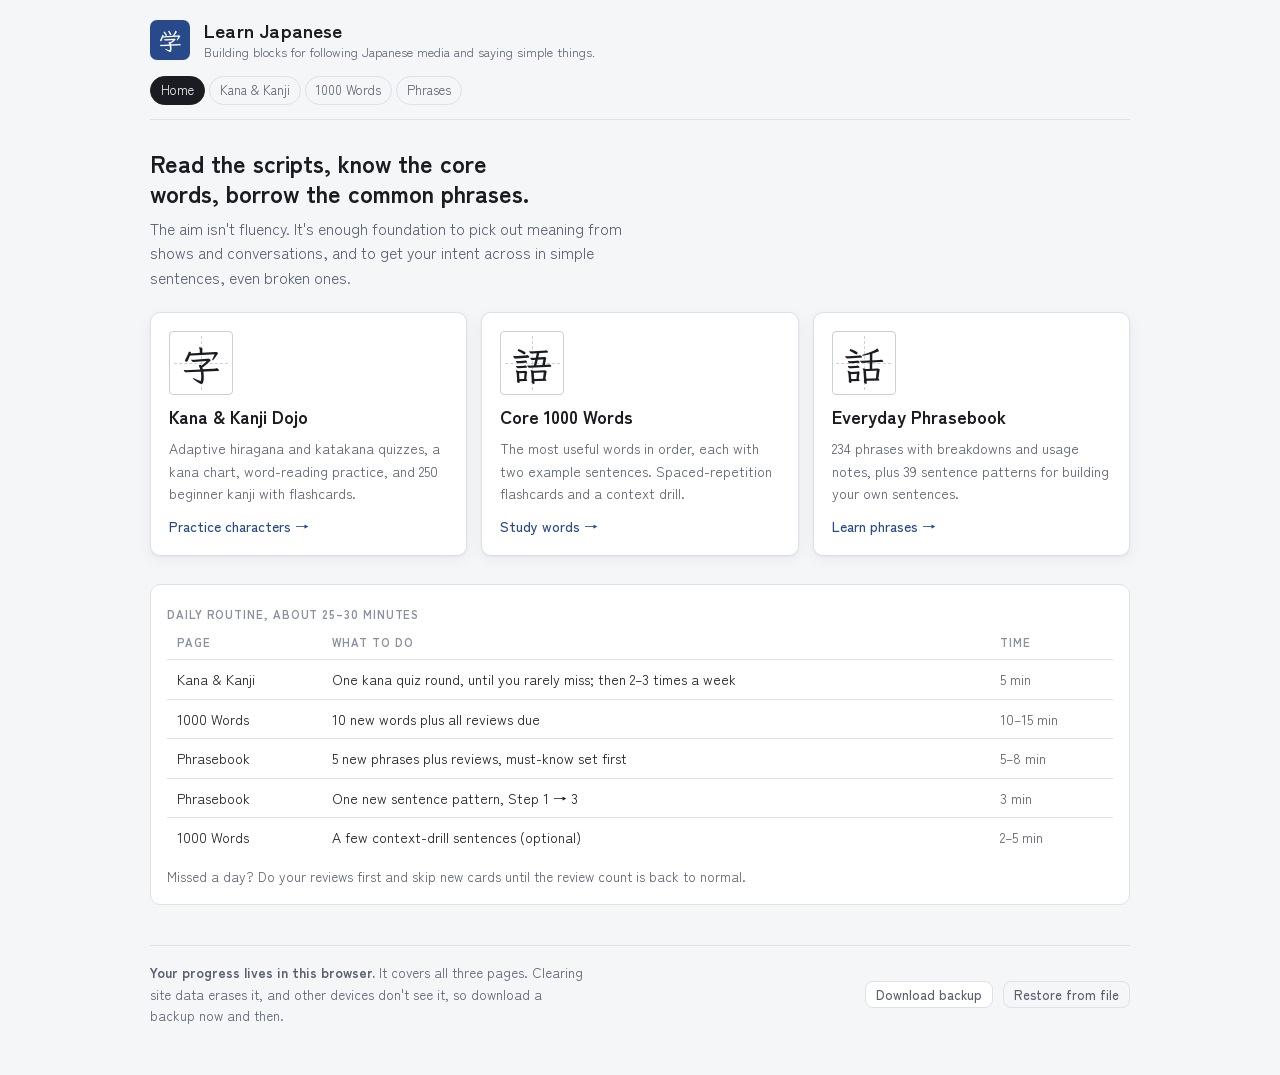
<file: docs/index.html>
<!doctype html>
<html lang="en">
<head>
<meta charset="utf-8">
<meta name="viewport" content="width=device-width,initial-scale=1,viewport-fit=cover">
<style>:root{color-scheme:light;padding-top:env(safe-area-inset-top,0px);padding-bottom:env(safe-area-inset-bottom,0px)}body{margin:0;font:14px/1.5 system-ui,sans-serif}img{max-width:100%}[hidden]{display:none!important}</style>
<title>Learn Japanese</title>
<meta name="description" content="Kana and kanji drills, the 1000 most useful Japanese words with spaced repetition, and an everyday phrasebook.">
<link rel="preconnect" href="https://fonts.googleapis.com">
<link rel="stylesheet" href="https://fonts.googleapis.com/css2?family=Klee+One:wght@400;600&family=Zen+Kaku+Gothic+New:wght@400;500;700&family=IBM+Plex+Mono:wght@400;500&display=swap">
<style>
/* Layout: one centered study column (max 980px) under a slim header; practice "stage" uses manuscript-paper (genkō yōshi) squares with practice-sheet cross guides. */
:root{
  --paper:#f5f6f8; --surface:#ffffff; --ink:#1a1c21; --ink-2:#596070; --ink-3:#8a90a0;
  --line:#dde1e8; --grid:#e8ebf1; --guide:#c9d0dc;
  --ai:#284a8a; --ai-ink:#ffffff; --ai-soft:#e5ebf6;
  --shu:#c63f2a; --shu-soft:#fbe8e4; --matcha:#3f7a33; --matcha-soft:#e5f1e0; --yamabuki:#b67f0c; --yamabuki-soft:#f8efd9;
  --f-glyph:"Klee One","Hiragino Mincho ProN","Yu Mincho",serif;
  --f-body:"Zen Kaku Gothic New","Hiragino Sans","Noto Sans JP","Yu Gothic",system-ui,sans-serif;
  --f-mono:"IBM Plex Mono",ui-monospace,"SF Mono",Menlo,monospace;
  --r:10px; --shadow:0 1px 2px rgb(20 30 60/.06),0 4px 16px rgb(20 30 60/.05);
}
@media (prefers-color-scheme: dark){:root:not([data-theme="light"]){
  --paper:#13151a; --surface:#1b1e25; --ink:#e7e9ee; --ink-2:#a3a9b6; --ink-3:#737a89;
  --line:#2b3039; --grid:#20242c; --guide:#353c48;
  --ai:#91b1f2; --ai-ink:#0f1830; --ai-soft:#212e48;
  --shu:#ff7b64; --shu-soft:#3a1f1b; --matcha:#8fca72; --matcha-soft:#1e3019; --yamabuki:#e8b84c; --yamabuki-soft:#33290f;
  --shadow:0 1px 2px rgb(0 0 0/.3),0 4px 16px rgb(0 0 0/.25); color-scheme:dark}}
:root[data-theme="dark"]{
  --paper:#13151a; --surface:#1b1e25; --ink:#e7e9ee; --ink-2:#a3a9b6; --ink-3:#737a89;
  --line:#2b3039; --grid:#20242c; --guide:#353c48;
  --ai:#91b1f2; --ai-ink:#0f1830; --ai-soft:#212e48;
  --shu:#ff7b64; --shu-soft:#3a1f1b; --matcha:#8fca72; --matcha-soft:#1e3019; --yamabuki:#e8b84c; --yamabuki-soft:#33290f;
  --shadow:0 1px 2px rgb(0 0 0/.3),0 4px 16px rgb(0 0 0/.25); color-scheme:dark}

*{box-sizing:border-box}
[hidden]{display:none!important}
body{background:var(--paper);color:var(--ink);font-family:var(--f-body);font-size:15px;line-height:1.6;
  padding-left:max(16px,env(safe-area-inset-left,0px));padding-right:max(16px,env(safe-area-inset-right,0px));padding-block:0 48px}
.wrap{max-width:980px;margin:0 auto}
button,input,select{font:inherit;color:inherit}
:focus-visible{outline:2px solid var(--ai);outline-offset:2px}
h1,h2,h3{text-wrap:balance;line-height:1.25;margin:0}
.muted{color:var(--ink-2)} .faint{color:var(--ink-3)}
.mono{font-family:var(--f-mono)}
.tnum{font-variant-numeric:tabular-nums}

/* header */
.top{display:flex;align-items:center;gap:14px;flex-wrap:wrap;padding-block:18px 14px;border-bottom:1px solid var(--line);margin-bottom:20px}
.seal{width:40px;height:40px;border-radius:7px;background:var(--ai);color:var(--ai-ink);display:grid;place-items:center;font-family:var(--f-glyph);font-size:24px;font-weight:600;flex:none}
.brand{display:flex;flex-direction:column;min-width:0}
.brand h1{font-size:19px;font-weight:700;letter-spacing:.01em}
.brand .sub{font-size:12.5px;color:var(--ink-2)}
.sync{margin-left:auto;font-size:12px;color:var(--ink-3);display:flex;align-items:center;gap:6px}
.sync i{width:7px;height:7px;border-radius:50%;background:var(--ink-3)}
.sync.on i{background:var(--matcha)}
.suite{display:flex;gap:4px;flex-wrap:wrap;width:100%;font-size:13px}
.suite a{color:var(--ink-2);text-decoration:none;padding:3px 10px;border-radius:999px;border:1px solid var(--line)}
.suite a:hover{color:var(--ink);border-color:var(--ink-3)}
.suite a.here{background:var(--ink);color:var(--paper);border-color:var(--ink)}

/* tabs */
.tabs{display:flex;gap:2px;border-bottom:1px solid var(--line);margin-bottom:18px;overflow-x:auto}
.tabs a{padding:9px 14px;text-decoration:none;color:var(--ink-2);font-weight:500;border-bottom:2px solid transparent;margin-bottom:-1px;white-space:nowrap}
.tabs a:hover{color:var(--ink)}
.tabs a.on{color:var(--ink);border-bottom-color:var(--ai)}
.tabs .jp{font-size:12px;color:var(--ink-3);margin-left:5px}

/* controls */
.btn{display:inline-flex;align-items:center;justify-content:center;gap:6px;border:1px solid var(--line);background:var(--surface);border-radius:8px;padding:8px 14px;cursor:pointer;font-weight:500;line-height:1.2}
.btn:hover{border-color:var(--ink-3)}
.btn.primary{background:var(--ai);border-color:var(--ai);color:var(--ai-ink)}
.btn.primary:hover{filter:brightness(1.08)}
.btn.ghost{background:transparent}
.btn.small{padding:5px 10px;font-size:13px}
.btn:disabled{opacity:.45;cursor:default}
.chips{display:flex;flex-wrap:wrap;gap:6px}
.chip{border:1px solid var(--line);background:var(--surface);border-radius:999px;padding:4px 11px;font-size:13px;cursor:pointer;line-height:1.4;user-select:none}
.chip:hover{border-color:var(--ink-3)}
.chip.on{background:var(--ai-soft);border-color:var(--ai);color:var(--ink)}
.chip .n{color:var(--ink-3);font-size:11.5px;margin-left:4px}
input[type=text],input[type=search],select{border:1px solid var(--line);background:var(--surface);border-radius:8px;padding:8px 11px;min-width:0}
input[type=search]{width:100%}
.row{display:flex;gap:10px;align-items:center;flex-wrap:wrap}
.spacer{flex:1}
.label{font-size:11.5px;letter-spacing:.08em;text-transform:uppercase;color:var(--ink-3);font-weight:700}
.panel{background:var(--surface);border:1px solid var(--line);border-radius:var(--r);padding:16px}
.say{border:none;background:transparent;cursor:pointer;color:var(--ai);padding:2px 4px;border-radius:6px;display:inline-flex;align-items:center;vertical-align:middle}
.say:hover{background:var(--ai-soft)}
.say svg{width:17px;height:17px}
.no-audio .say{display:none!important}

/* stage: manuscript paper */
.stage{position:relative;border:1px solid var(--line);border-radius:var(--r);background-color:var(--surface);
  background-image:linear-gradient(var(--grid) 1px,transparent 1px),linear-gradient(90deg,var(--grid) 1px,transparent 1px);
  background-size:28px 28px;background-position:-1px -1px;padding:28px 20px;box-shadow:var(--shadow)}
.sq{position:relative;display:grid;place-items:center;margin:0 auto;background:var(--surface);border:1.5px solid var(--guide);border-radius:4px}
.sq::before,.sq::after{content:"";position:absolute;pointer-events:none}
.sq::before{left:50%;top:6%;bottom:6%;border-left:1px dashed var(--guide)}
.sq::after{top:50%;left:6%;right:6%;border-top:1px dashed var(--guide)}
.glyph{font-family:var(--f-glyph);font-weight:600;line-height:1;position:relative;z-index:1}

/* grade buttons */
.grades{display:grid;grid-template-columns:repeat(4,1fr);gap:8px}
.grade{border:1px solid var(--line);border-radius:9px;background:var(--surface);padding:9px 6px;cursor:pointer;display:flex;flex-direction:column;align-items:center;gap:1px;font-weight:600}
.grade small{font-weight:400;font-size:11.5px;color:var(--ink-3)}
.grade kbd{font-family:var(--f-mono);font-size:10.5px;color:var(--ink-3);font-weight:400}
.grade.g0{color:var(--shu)} .grade.g0:hover{background:var(--shu-soft);border-color:var(--shu)}
.grade.g1{color:var(--yamabuki)} .grade.g1:hover{background:var(--yamabuki-soft);border-color:var(--yamabuki)}
.grade.g2{color:var(--matcha)} .grade.g2:hover{background:var(--matcha-soft);border-color:var(--matcha)}
.grade.g3{color:var(--ai)} .grade.g3:hover{background:var(--ai-soft);border-color:var(--ai)}

/* example sentences */
.ex{border-left:2px solid var(--line);padding:2px 0 2px 12px;display:flex;flex-direction:column;gap:1px}
.ex .jp{font-size:16.5px}
.ex .rd{font-size:13.5px;color:var(--ink-2)}
.ex .en{font-size:13.5px;color:var(--ink-2);font-style:italic}
mark{background:var(--yamabuki-soft);color:inherit;border-radius:3px;padding:0 2px;box-shadow:inset 0 -2px 0 var(--yamabuki)}
ruby rt{font-size:.5em;color:var(--ink-2);font-family:var(--f-body);font-weight:400}

.pill{display:inline-block;font-size:11.5px;padding:1px 8px;border-radius:999px;border:1px solid var(--line);color:var(--ink-2);white-space:nowrap;line-height:1.6}
.pill.new{color:var(--ai);border-color:var(--ai)}
.pill.learning{color:var(--yamabuki);border-color:var(--yamabuki)}
.pill.young{color:var(--matcha);border-color:var(--matcha)}
.pill.known{background:var(--matcha);color:var(--surface);border-color:var(--matcha)}
.toast{position:fixed;left:50%;bottom:calc(20px + env(safe-area-inset-bottom,0px));transform:translateX(-50%);background:var(--ink);color:var(--paper);padding:8px 16px;border-radius:999px;font-size:13.5px;z-index:50;opacity:0;transition:opacity .2s;pointer-events:none}
.toast.show{opacity:1}
.empty{padding:36px 16px;text-align:center;color:var(--ink-2)}
@media (prefers-reduced-motion: reduce){*{transition:none!important;animation:none!important}}
@media (max-width:560px){.grades{grid-template-columns:repeat(2,1fr)}.tabs a{padding:9px 10px}}
.backup{margin-top:40px;padding-top:16px;border-top:1px solid var(--line);display:flex;gap:12px 20px;align-items:center;justify-content:space-between;flex-wrap:wrap;font-size:13.5px;color:var(--ink-2)}
.backup>div:first-child{max-width:62ch}
.no-audio .audio-only{display:none!important}

.hero{padding-block:8px 22px;max-width:62ch}
.hero p{margin:8px 0 0;color:var(--ink-2);font-size:15.5px}
.cards{display:grid;grid-template-columns:repeat(3,minmax(0,1fr));gap:14px;margin-bottom:28px}
@media (max-width:760px){.cards{grid-template-columns:minmax(0,1fr)}}
.pcard{display:flex;flex-direction:column;gap:10px;background:var(--surface);border:1px solid var(--line);border-radius:var(--r);padding:18px;text-decoration:none;color:inherit;box-shadow:var(--shadow);min-width:0}
.pcard:hover{border-color:var(--ai)}
.pcard .sq{width:64px;height:64px;margin:0}
.pcard .glyph{font-size:40px}
.pcard h2{font-size:18px}
.pcard p{margin:0;font-size:14px;color:var(--ink-2)}
.pcard .go{margin-top:auto;font-weight:500;color:var(--ai);font-size:14px}
.routine{width:100%;border-collapse:collapse;font-size:14px}
.routine th,.routine td{text-align:left;padding:8px 10px;border-top:1px solid var(--line);vertical-align:top}
.routine th{font-size:11.5px;letter-spacing:.08em;text-transform:uppercase;color:var(--ink-3);border-top:none}
.routine td:last-child{white-space:nowrap;color:var(--ink-2);font-variant-numeric:tabular-nums}
.tablewrap{overflow-x:auto}
</style>
</head>
<body>
<div class="wrap">
  <header class="top">
    <div class="seal" aria-hidden="true">学</div>
    <div class="brand"><h1>Learn Japanese</h1><span class="sub">Building blocks for following Japanese media and saying simple things.</span></div>
    <nav class="suite" id="suite"></nav>
  </header>

  <section class="hero">
    <h2 style="font-size:24px">Read the scripts, know the core words, borrow the common phrases.</h2>
    <p>The aim isn't fluency. It's enough foundation to pick out meaning from shows and conversations, and to get your intent across in simple sentences, even broken ones.</p>
  </section>

  <div class="cards">
    <a class="pcard" href="kana-kanji.html">
      <div class="sq"><span class="glyph">字</span></div>
      <h2>Kana &amp; Kanji Dojo</h2>
      <p>Adaptive hiragana and katakana quizzes, a kana chart, word-reading practice, and 250 beginner kanji with flashcards.</p>
      <span class="go">Practice characters →</span>
    </a>
    <a class="pcard" href="words.html">
      <div class="sq"><span class="glyph">語</span></div>
      <h2>Core 1000 Words</h2>
      <p>The most useful words in order, each with two example sentences. Spaced-repetition flashcards and a context drill.</p>
      <span class="go">Study words →</span>
    </a>
    <a class="pcard" href="phrases.html">
      <div class="sq"><span class="glyph">話</span></div>
      <h2>Everyday Phrasebook</h2>
      <p>234 phrases with breakdowns and usage notes, plus 39 sentence patterns for building your own sentences.</p>
      <span class="go">Learn phrases →</span>
    </a>
  </div>

  <section class="panel">
    <span class="label">Daily routine, about 25–30 minutes</span>
    <div class="tablewrap">
      <table class="routine">
        <thead><tr><th>Page</th><th>What to do</th><th>Time</th></tr></thead>
        <tbody>
          <tr><td>Kana &amp; Kanji</td><td>One kana quiz round, until you rarely miss; then 2–3 times a week</td><td>5 min</td></tr>
          <tr><td>1000 Words</td><td>10 new words plus all reviews due</td><td>10–15 min</td></tr>
          <tr><td>Phrasebook</td><td>5 new phrases plus reviews, must-know set first</td><td>5–8 min</td></tr>
          <tr><td>Phrasebook</td><td>One new sentence pattern, Step 1 → 3</td><td>3 min</td></tr>
          <tr><td>1000 Words</td><td>A few context-drill sentences (optional)</td><td>2–5 min</td></tr>
        </tbody>
      </table>
    </div>
    <p class="muted" style="font-size:13.5px;margin:10px 0 0">Missed a day? Do your reviews first and skip new cards until the review count is back to normal.</p>
  </section>
</div>

<script>
/* ---------- shared core: storage, audio, SRS, helpers ---------- */
const PAGES = true; // build.py --pages flips this: standalone site, no audio, backup controls
const DAY = 86400000;
const $ = (s, r = document) => r.querySelector(s);
const $$ = (s, r = document) => [...r.querySelectorAll(s)];
const esc = s => String(s ?? "").replace(/[&<>"']/g, c => ({ "&": "&amp;", "<": "&lt;", ">": "&gt;", '"': "&quot;", "'": "&#39;" }[c]));
const shuffle = a => { a = a.slice(); for (let i = a.length - 1; i > 0; i--) { const j = Math.floor(Math.random() * (i + 1)); [a[i], a[j]] = [a[j], a[i]]; } return a; };
const todayKey = () => { const d = new Date(); return d.getFullYear() + "-" + String(d.getMonth() + 1).padStart(2, "0") + "-" + String(d.getDate()).padStart(2, "0"); };
const isKana = s => /^[぀-ヿー\s・〜ー!?！？。、]*$/.test(s);
function ruby(w, r) {
  if (!r || w === r || isKana(w)) return esc(w);
  return `<ruby>${esc(w)}<rt>${esc(r)}</rt></ruby>`;
}
const SPEAK_ICON = '<svg viewBox="0 0 24 24" fill="none" stroke="currentColor" stroke-width="2" stroke-linecap="round" stroke-linejoin="round" aria-hidden="true"><path d="M11 5 6 9H3v6h3l5 4z"/><path d="M15.5 8.5a5 5 0 0 1 0 7"/><path d="M18.5 5.5a9 9 0 0 1 0 13"/></svg>';
const sayBtn = (text, label = "Play audio") => PAGES ? "" : `<button class="say" type="button" data-say="${esc(text)}" aria-label="${esc(label)}" title="Listen">${SPEAK_ICON}</button>`;

function toast(msg) {
  let t = $(".toast"); if (!t) { t = document.createElement("div"); t.className = "toast"; document.body.appendChild(t); }
  t.textContent = msg; t.classList.add("show"); clearTimeout(t._h); t._h = setTimeout(() => t.classList.remove("show"), 1800);
}

/* ---- persistence: account-synced db doc (private per viewer) with browser fallback ---- */
const LS = {
  get(k) { try { return JSON.parse(localStorage.getItem(k)); } catch (e) { return null; } },
  set(k, v) { try { localStorage.setItem(k, JSON.stringify(v)); } catch (e) { } }
};
const withTimeout = (p, ms) => Promise.race([p, new Promise(r => setTimeout(() => r(null), ms))]);
const dbConn = (async () => {
  try {
    if (!window.claude || !window.claude.use) return null;
    const [db, user] = await Promise.all([claude.use("db"), claude.use("user")]);
    if (!db || !user) return null;
    const id = await withTimeout(user.id(), 10000);
    return id ? { db, id } : null;
  } catch (e) { return null; }
})();
function setSync(on) { const el = $(".sync"); if (!el) return; el.classList.toggle("on", on); $("span", el).textContent = on ? "Progress synced to your account" : "Progress saved in this browser"; }

function makeStore(key, onLoad) {
  const lsKey = "jpstudy:" + key;
  const s = { data: LS.get(lsKey) || {}, ref: null };
  let writing = false, again = false, timer = null;
  async function flush() {
    timer = null;
    if (!s.ref) return;
    if (writing) { again = true; return; }
    writing = true;
    try { await s.ref.set(JSON.parse(JSON.stringify(s.data))); }
    catch (e) { if (e && (e.code === "invalid_argument" || e.code === "revoked" || e.code === "not_granted")) { s.ref = null; setSync(false); } }
    writing = false;
    if (again) { again = false; flush(); }
  }
  s.save = () => {
    s.data._t = Date.now();
    LS.set(lsKey, s.data);
    if (s.ref) { clearTimeout(timer); timer = setTimeout(flush, 1200); }
  };
  document.addEventListener("visibilitychange", () => { if (document.hidden && timer) { clearTimeout(timer); flush(); } });
  s.ready = (async () => {
    const c = await dbConn;
    if (!c) { setSync(false); return; }
    try {
      const ref = c.db.doc("data/users/" + c.id + "/" + key);
      const snap = await withTimeout(ref.get(), 10000);
      if (!snap) { setSync(false); return; }
      s.ref = ref; setSync(true);
      if (snap.exists) {
        const remote = snap.data();
        if ((remote._t || 0) >= (s.data._t || 0)) { s.data = JSON.parse(JSON.stringify(remote)); LS.set(lsKey, s.data); onLoad && onLoad(); }
        else flush();
      } else if (s.data._t) flush();
    } catch (e) { setSync(false); }
  })();
  return s;
}

/* ---- audio: Claude voice when available, else the browser's Japanese voice ---- */
const Speech = PAGES ? (document.documentElement.classList.add("no-audio"), { speak() { }, available: () => false }) : (() => {
  let tts = null, ttsOff = false, jaVoice = null, settled = false;
  const synth = "speechSynthesis" in window ? window.speechSynthesis : null;
  function pickVoice() { if (!synth) return; const vs = synth.getVoices(); jaVoice = vs.find(v => /^ja(-|_|$)/i.test(v.lang)) || null; refresh(); }
  if (synth) { pickVoice(); synth.onvoiceschanged = pickVoice; }
  const ready = (window.claude && window.claude.use) ? claude.use("tts").catch(() => null) : Promise.resolve(null);
  ready.then(t => { tts = t; refresh(); });
  setTimeout(() => { settled = true; refresh(); }, 2500);
  function available() { return (tts && !ttsOff) || !!jaVoice; }
  function refresh() { if (settled || tts || jaVoice) document.documentElement.classList.toggle("no-audio", !available()); }
  function speak(text, rate = 0.9) {
    if (!text) return;
    if (tts && !ttsOff) {
      tts.speak(text, { language: "ja", rate }).catch(e => {
        if (e && (e.code === "not_granted" || e.code === "unavailable")) { ttsOff = true; tts = null; refresh(); }
      });
      return;
    }
    if (synth && jaVoice) {
      synth.cancel(); const u = new SpeechSynthesisUtterance(text); u.voice = jaVoice; u.lang = jaVoice.lang; u.rate = rate; synth.speak(u);
    }
  }
  document.addEventListener("click", e => { const b = e.target.closest("[data-say]"); if (b) { e.stopPropagation(); speak(b.dataset.say); } }, true);
  return { speak, available };
})();

/* ---- spaced repetition (SM-2 style, with short learning steps) ---- */
const SRS = {
  status(c) { if (!c) return "new"; if (c.i === 0) return "learning"; return c.i >= 21 ? "known" : "young"; },
  grade(c, g, now = Date.now()) {
    c = c ? { ...c } : { i: 0, e: 2.5, r: 0, l: 0, st: 0 };
    if (c.i === 0) {
      if (g === 0) { c.st = 0; c.d = now + 60e3; }
      else if (g === 1) { c.d = now + 5 * 60e3; }
      else if (g === 2) { if (c.st >= 1) { c.i = 1; c.d = now + DAY; } else { c.st = 1; c.d = now + 10 * 60e3; } }
      else { c.i = 4; c.d = now + 4 * DAY; }
    } else {
      if (g === 0) { c.l++; c.e = Math.max(1.3, c.e - 0.2); c.i = 0; c.st = 0; c.d = now + 10 * 60e3; }
      else {
        if (g === 1) { c.e = Math.max(1.3, c.e - 0.15); c.i = Math.max(1, c.i * 1.2); }
        else if (g === 2) c.i = c.i * c.e;
        else { c.e += 0.15; c.i = c.i * c.e * 1.3; }
        c.i = Math.round(c.i * 10) / 10; c.d = now + c.i * DAY;
      }
    }
    c.r++; return c;
  },
  preview(c, g) { const now = Date.now(); const n = SRS.grade(c, g, now); return SRS.fmt(n.d - now); },
  fmt(ms) {
    const m = ms / 60e3; if (m < 1.5) return "<1 min"; if (m < 60) return Math.round(m) + " min";
    const d = ms / DAY; if (d < 1) return Math.round(m / 60) + " h"; if (d < 30) return Math.round(d) + (Math.round(d) === 1 ? " day" : " days");
    if (d < 365) return Math.round(d / 30) + " mo"; return (d / 365).toFixed(1) + " yr";
  },
  known() { const now = Date.now(); return { i: 30, e: 2.6, r: 1, l: 0, st: 1, d: now + 30 * DAY }; }
};

/* ---- hash tabs ---- */
function hashTabs(views, start, onShow) {
  function show() {
    const h = location.hash.slice(1); const v = views.includes(h) ? h : start;
    views.forEach(n => { const el = document.getElementById("view-" + n); if (el) el.hidden = n !== v; });
    $$(".tabs a").forEach(a => a.classList.toggle("on", a.getAttribute("href") === "#" + v));
    onShow && onShow(v);
  }
  window.addEventListener("hashchange", show); show();
}

/* ---- choose the next card: due reviews, then new, then learning cards coming up soon ---- */
function pickNext(items, cards, { id, newLeft, lastId }) {
  const now = Date.now(); const due = [], ahead = []; let fresh = null;
  for (const it of items) {
    const k = id(it), c = cards[k];
    if (!c) { if (!fresh && newLeft > 0) fresh = it; continue; }
    if (c.d <= now) due.push([c.d, it]); else if (c.i === 0 && c.d <= now + 20 * 60e3) ahead.push([c.d, it]);
  }
  due.sort((a, b) => a[0] - b[0]); ahead.sort((a, b) => a[0] - b[0]);
  const order = [...due.map(x => [x[1], "due"]), ...(fresh ? [[fresh, "new"]] : []), ...ahead.map(x => [x[1], "ahead"])];
  if (!order.length) return null;
  const pick = order.find(o => id(o[0]) !== lastId) || order[0];
  return { it: pick[0], kind: pick[1] };
}
function srsCounts(items, cards, id) {
  const now = Date.now(); let due = 0, learning = 0, fresh = 0;
  for (const it of items) { const c = cards[id(it)]; if (!c) fresh++; else if (c.d <= now) { due++; } else if (c.i === 0) learning++; }
  return { due, learning, fresh };
}

/* ---- standalone site: ask the browser to keep our data, and offer backup / restore ---- */
if (PAGES) {
  try { navigator.storage && navigator.storage.persist && navigator.storage.persist(); } catch (e) { }
  const PREFIX = "jpstudy:";
  function exportProgress() {
    const out = { app: "learn-japanese", version: 1, exported: new Date().toISOString(), data: {} };
    try { for (let i = 0; i < localStorage.length; i++) { const k = localStorage.key(i); if (k.startsWith(PREFIX)) out.data[k] = JSON.parse(localStorage.getItem(k)); } } catch (e) { }
    if (!Object.keys(out.data).length) { toast("Nothing to back up yet"); return; }
    const a = document.createElement("a");
    a.href = URL.createObjectURL(new Blob([JSON.stringify(out)], { type: "application/json" }));
    a.download = "japanese-progress-" + todayKey() + ".json";
    document.body.appendChild(a); a.click(); a.remove(); setTimeout(() => URL.revokeObjectURL(a.href), 1000);
    toast("Backup downloaded");
  }
  function importProgress(file) {
    const r = new FileReader();
    r.onload = () => {
      try {
        const j = JSON.parse(r.result);
        if (j.app !== "learn-japanese" || !j.data || typeof j.data !== "object") throw new Error("not a backup");
        const keys = Object.keys(j.data).filter(k => k.startsWith(PREFIX));
        if (!keys.length) throw new Error("empty");
        keys.forEach(k => localStorage.setItem(k, JSON.stringify(j.data[k])));
        toast("Progress restored"); setTimeout(() => location.reload(), 700);
      } catch (e) { toast("That file isn't a progress backup from these pages"); }
    };
    r.readAsText(file);
  }
  document.addEventListener("DOMContentLoaded", () => {
    const wrap = $(".wrap"); if (!wrap) return;
    const f = document.createElement("footer"); f.className = "backup";
    f.innerHTML = `<div><b>Your progress lives in this browser.</b> It covers all three pages. Clearing site data erases it, and other devices don't see it, so download a backup now and then.</div>
      <div class="row"><button class="btn small" type="button" id="bkExport">Download backup</button><label class="btn small ghost" for="bkImport">Restore from file</label><input type="file" id="bkImport" accept="application/json,.json" hidden></div>`;
    wrap.appendChild(f);
    $("#bkExport").onclick = exportProgress;
    $("#bkImport").onchange = e => { const file = e.target.files[0]; if (file) importProgress(file); e.target.value = ""; };
  });
}

(()=>{const L=[{"id": "index", "name": "Home", "url": "./"}, {"id": "kana-kanji", "name": "Kana & Kanji", "url": "kana-kanji.html"}, {"id": "words", "name": "1000 Words", "url": "words.html"}, {"id": "phrases", "name": "Phrases", "url": "phrases.html"}];const el=document.getElementById('suite');if(!el)return;el.innerHTML=L.filter(l=>l.url||l.id==="index").map(l=>l.id==="index"?`<a class="here" aria-current="page">${l.name}</a>`:`<a href="${l.url}">${l.name}</a>`).join('');})();
</script>

</body>
</html>
</file>
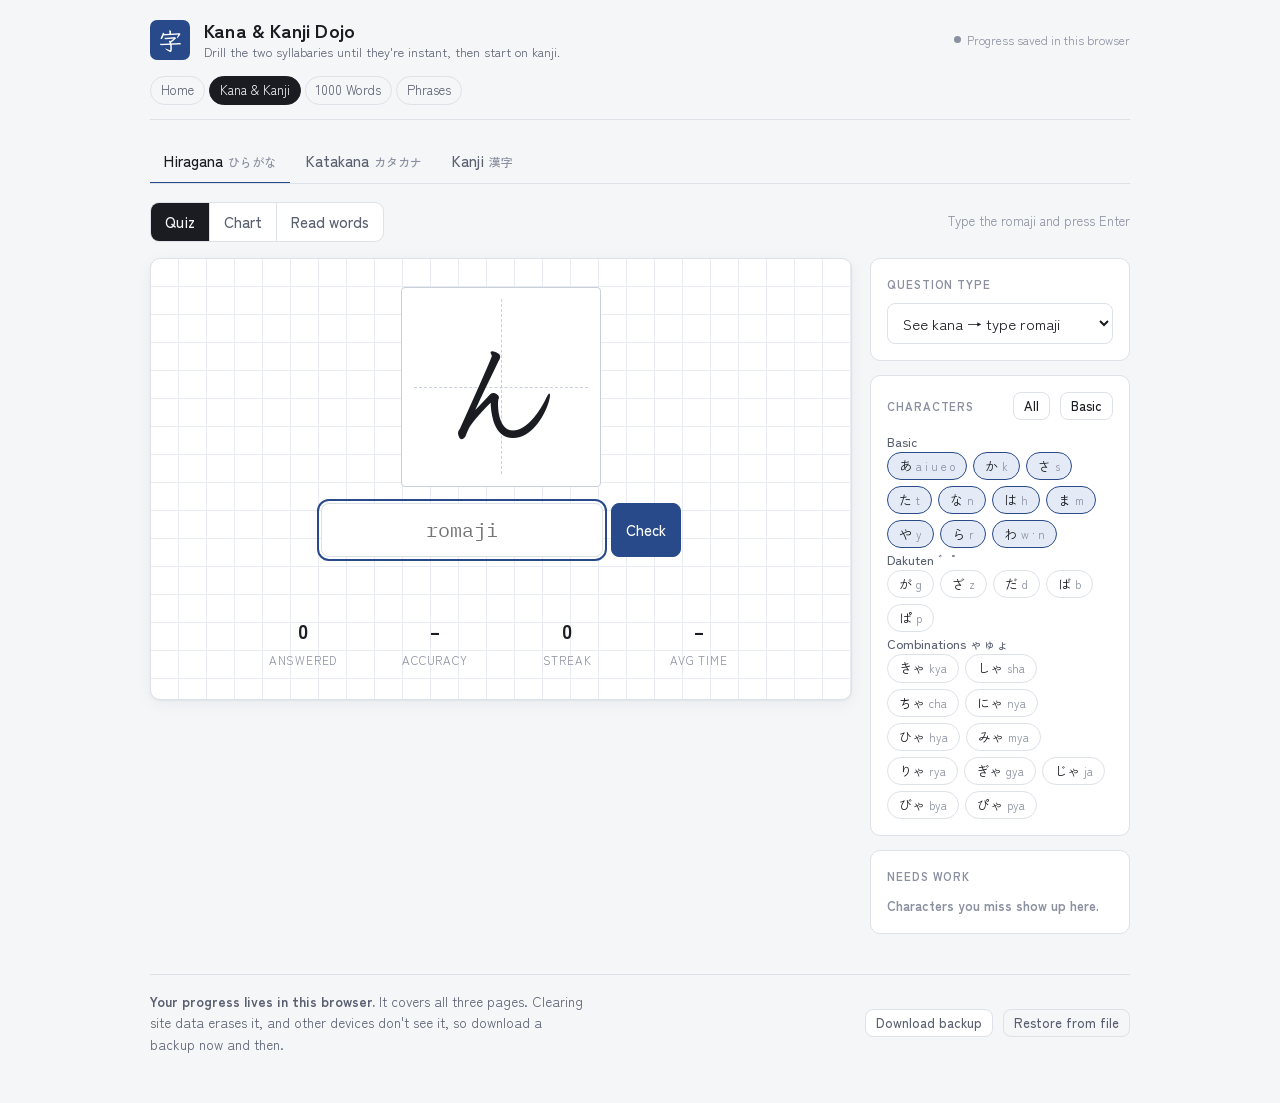
<file: docs/kana-kanji.html>
<!doctype html>
<html lang="en">
<head>
<meta charset="utf-8">
<meta name="viewport" content="width=device-width,initial-scale=1,viewport-fit=cover">
<style>:root{color-scheme:light;padding-top:env(safe-area-inset-top,0px);padding-bottom:env(safe-area-inset-bottom,0px)}body{margin:0;font:14px/1.5 system-ui,sans-serif}img{max-width:100%}[hidden]{display:none!important}</style>
<title>Kana &amp; Kanji Dojo</title>
<link rel="preconnect" href="https://fonts.googleapis.com">
<link rel="stylesheet" href="https://fonts.googleapis.com/css2?family=Klee+One:wght@400;600&family=Zen+Kaku+Gothic+New:wght@400;500;700&family=IBM+Plex+Mono:wght@400;500&display=swap">
<style>
/* Layout: one centered study column (max 980px) under a slim header; practice "stage" uses manuscript-paper (genkō yōshi) squares with practice-sheet cross guides. */
:root{
  --paper:#f5f6f8; --surface:#ffffff; --ink:#1a1c21; --ink-2:#596070; --ink-3:#8a90a0;
  --line:#dde1e8; --grid:#e8ebf1; --guide:#c9d0dc;
  --ai:#284a8a; --ai-ink:#ffffff; --ai-soft:#e5ebf6;
  --shu:#c63f2a; --shu-soft:#fbe8e4; --matcha:#3f7a33; --matcha-soft:#e5f1e0; --yamabuki:#b67f0c; --yamabuki-soft:#f8efd9;
  --f-glyph:"Klee One","Hiragino Mincho ProN","Yu Mincho",serif;
  --f-body:"Zen Kaku Gothic New","Hiragino Sans","Noto Sans JP","Yu Gothic",system-ui,sans-serif;
  --f-mono:"IBM Plex Mono",ui-monospace,"SF Mono",Menlo,monospace;
  --r:10px; --shadow:0 1px 2px rgb(20 30 60/.06),0 4px 16px rgb(20 30 60/.05);
}
@media (prefers-color-scheme: dark){:root:not([data-theme="light"]){
  --paper:#13151a; --surface:#1b1e25; --ink:#e7e9ee; --ink-2:#a3a9b6; --ink-3:#737a89;
  --line:#2b3039; --grid:#20242c; --guide:#353c48;
  --ai:#91b1f2; --ai-ink:#0f1830; --ai-soft:#212e48;
  --shu:#ff7b64; --shu-soft:#3a1f1b; --matcha:#8fca72; --matcha-soft:#1e3019; --yamabuki:#e8b84c; --yamabuki-soft:#33290f;
  --shadow:0 1px 2px rgb(0 0 0/.3),0 4px 16px rgb(0 0 0/.25); color-scheme:dark}}
:root[data-theme="dark"]{
  --paper:#13151a; --surface:#1b1e25; --ink:#e7e9ee; --ink-2:#a3a9b6; --ink-3:#737a89;
  --line:#2b3039; --grid:#20242c; --guide:#353c48;
  --ai:#91b1f2; --ai-ink:#0f1830; --ai-soft:#212e48;
  --shu:#ff7b64; --shu-soft:#3a1f1b; --matcha:#8fca72; --matcha-soft:#1e3019; --yamabuki:#e8b84c; --yamabuki-soft:#33290f;
  --shadow:0 1px 2px rgb(0 0 0/.3),0 4px 16px rgb(0 0 0/.25); color-scheme:dark}

*{box-sizing:border-box}
[hidden]{display:none!important}
body{background:var(--paper);color:var(--ink);font-family:var(--f-body);font-size:15px;line-height:1.6;
  padding-left:max(16px,env(safe-area-inset-left,0px));padding-right:max(16px,env(safe-area-inset-right,0px));padding-block:0 48px}
.wrap{max-width:980px;margin:0 auto}
button,input,select{font:inherit;color:inherit}
:focus-visible{outline:2px solid var(--ai);outline-offset:2px}
h1,h2,h3{text-wrap:balance;line-height:1.25;margin:0}
.muted{color:var(--ink-2)} .faint{color:var(--ink-3)}
.mono{font-family:var(--f-mono)}
.tnum{font-variant-numeric:tabular-nums}

/* header */
.top{display:flex;align-items:center;gap:14px;flex-wrap:wrap;padding-block:18px 14px;border-bottom:1px solid var(--line);margin-bottom:20px}
.seal{width:40px;height:40px;border-radius:7px;background:var(--ai);color:var(--ai-ink);display:grid;place-items:center;font-family:var(--f-glyph);font-size:24px;font-weight:600;flex:none}
.brand{display:flex;flex-direction:column;min-width:0}
.brand h1{font-size:19px;font-weight:700;letter-spacing:.01em}
.brand .sub{font-size:12.5px;color:var(--ink-2)}
.sync{margin-left:auto;font-size:12px;color:var(--ink-3);display:flex;align-items:center;gap:6px}
.sync i{width:7px;height:7px;border-radius:50%;background:var(--ink-3)}
.sync.on i{background:var(--matcha)}
.suite{display:flex;gap:4px;flex-wrap:wrap;width:100%;font-size:13px}
.suite a{color:var(--ink-2);text-decoration:none;padding:3px 10px;border-radius:999px;border:1px solid var(--line)}
.suite a:hover{color:var(--ink);border-color:var(--ink-3)}
.suite a.here{background:var(--ink);color:var(--paper);border-color:var(--ink)}

/* tabs */
.tabs{display:flex;gap:2px;border-bottom:1px solid var(--line);margin-bottom:18px;overflow-x:auto}
.tabs a{padding:9px 14px;text-decoration:none;color:var(--ink-2);font-weight:500;border-bottom:2px solid transparent;margin-bottom:-1px;white-space:nowrap}
.tabs a:hover{color:var(--ink)}
.tabs a.on{color:var(--ink);border-bottom-color:var(--ai)}
.tabs .jp{font-size:12px;color:var(--ink-3);margin-left:5px}

/* controls */
.btn{display:inline-flex;align-items:center;justify-content:center;gap:6px;border:1px solid var(--line);background:var(--surface);border-radius:8px;padding:8px 14px;cursor:pointer;font-weight:500;line-height:1.2}
.btn:hover{border-color:var(--ink-3)}
.btn.primary{background:var(--ai);border-color:var(--ai);color:var(--ai-ink)}
.btn.primary:hover{filter:brightness(1.08)}
.btn.ghost{background:transparent}
.btn.small{padding:5px 10px;font-size:13px}
.btn:disabled{opacity:.45;cursor:default}
.chips{display:flex;flex-wrap:wrap;gap:6px}
.chip{border:1px solid var(--line);background:var(--surface);border-radius:999px;padding:4px 11px;font-size:13px;cursor:pointer;line-height:1.4;user-select:none}
.chip:hover{border-color:var(--ink-3)}
.chip.on{background:var(--ai-soft);border-color:var(--ai);color:var(--ink)}
.chip .n{color:var(--ink-3);font-size:11.5px;margin-left:4px}
input[type=text],input[type=search],select{border:1px solid var(--line);background:var(--surface);border-radius:8px;padding:8px 11px;min-width:0}
input[type=search]{width:100%}
.row{display:flex;gap:10px;align-items:center;flex-wrap:wrap}
.spacer{flex:1}
.label{font-size:11.5px;letter-spacing:.08em;text-transform:uppercase;color:var(--ink-3);font-weight:700}
.panel{background:var(--surface);border:1px solid var(--line);border-radius:var(--r);padding:16px}
.say{border:none;background:transparent;cursor:pointer;color:var(--ai);padding:2px 4px;border-radius:6px;display:inline-flex;align-items:center;vertical-align:middle}
.say:hover{background:var(--ai-soft)}
.say svg{width:17px;height:17px}
.no-audio .say{display:none!important}

/* stage: manuscript paper */
.stage{position:relative;border:1px solid var(--line);border-radius:var(--r);background-color:var(--surface);
  background-image:linear-gradient(var(--grid) 1px,transparent 1px),linear-gradient(90deg,var(--grid) 1px,transparent 1px);
  background-size:28px 28px;background-position:-1px -1px;padding:28px 20px;box-shadow:var(--shadow)}
.sq{position:relative;display:grid;place-items:center;margin:0 auto;background:var(--surface);border:1.5px solid var(--guide);border-radius:4px}
.sq::before,.sq::after{content:"";position:absolute;pointer-events:none}
.sq::before{left:50%;top:6%;bottom:6%;border-left:1px dashed var(--guide)}
.sq::after{top:50%;left:6%;right:6%;border-top:1px dashed var(--guide)}
.glyph{font-family:var(--f-glyph);font-weight:600;line-height:1;position:relative;z-index:1}

/* grade buttons */
.grades{display:grid;grid-template-columns:repeat(4,1fr);gap:8px}
.grade{border:1px solid var(--line);border-radius:9px;background:var(--surface);padding:9px 6px;cursor:pointer;display:flex;flex-direction:column;align-items:center;gap:1px;font-weight:600}
.grade small{font-weight:400;font-size:11.5px;color:var(--ink-3)}
.grade kbd{font-family:var(--f-mono);font-size:10.5px;color:var(--ink-3);font-weight:400}
.grade.g0{color:var(--shu)} .grade.g0:hover{background:var(--shu-soft);border-color:var(--shu)}
.grade.g1{color:var(--yamabuki)} .grade.g1:hover{background:var(--yamabuki-soft);border-color:var(--yamabuki)}
.grade.g2{color:var(--matcha)} .grade.g2:hover{background:var(--matcha-soft);border-color:var(--matcha)}
.grade.g3{color:var(--ai)} .grade.g3:hover{background:var(--ai-soft);border-color:var(--ai)}

/* example sentences */
.ex{border-left:2px solid var(--line);padding:2px 0 2px 12px;display:flex;flex-direction:column;gap:1px}
.ex .jp{font-size:16.5px}
.ex .rd{font-size:13.5px;color:var(--ink-2)}
.ex .en{font-size:13.5px;color:var(--ink-2);font-style:italic}
mark{background:var(--yamabuki-soft);color:inherit;border-radius:3px;padding:0 2px;box-shadow:inset 0 -2px 0 var(--yamabuki)}
ruby rt{font-size:.5em;color:var(--ink-2);font-family:var(--f-body);font-weight:400}

.pill{display:inline-block;font-size:11.5px;padding:1px 8px;border-radius:999px;border:1px solid var(--line);color:var(--ink-2);white-space:nowrap;line-height:1.6}
.pill.new{color:var(--ai);border-color:var(--ai)}
.pill.learning{color:var(--yamabuki);border-color:var(--yamabuki)}
.pill.young{color:var(--matcha);border-color:var(--matcha)}
.pill.known{background:var(--matcha);color:var(--surface);border-color:var(--matcha)}
.toast{position:fixed;left:50%;bottom:calc(20px + env(safe-area-inset-bottom,0px));transform:translateX(-50%);background:var(--ink);color:var(--paper);padding:8px 16px;border-radius:999px;font-size:13.5px;z-index:50;opacity:0;transition:opacity .2s;pointer-events:none}
.toast.show{opacity:1}
.empty{padding:36px 16px;text-align:center;color:var(--ink-2)}
@media (prefers-reduced-motion: reduce){*{transition:none!important;animation:none!important}}
@media (max-width:560px){.grades{grid-template-columns:repeat(2,1fr)}.tabs a{padding:9px 10px}}
.backup{margin-top:40px;padding-top:16px;border-top:1px solid var(--line);display:flex;gap:12px 20px;align-items:center;justify-content:space-between;flex-wrap:wrap;font-size:13.5px;color:var(--ink-2)}
.backup>div:first-child{max-width:62ch}
.no-audio .audio-only{display:none!important}

.modes{display:inline-flex;border:1px solid var(--line);border-radius:9px;overflow:hidden;background:var(--surface)}
.modes button{border:none;background:transparent;padding:7px 14px;cursor:pointer;color:var(--ink-2);font-weight:500}
.modes button+button{border-left:1px solid var(--line)}
.modes button.on{background:var(--ink);color:var(--paper)}
.layout{display:grid;grid-template-columns:minmax(0,1fr) 260px;gap:18px;align-items:start}
@media (max-width:820px){.layout{grid-template-columns:minmax(0,1fr)}}
.side{display:flex;flex-direction:column;gap:14px}
.side .panel{display:flex;flex-direction:column;gap:10px}
.qcard{display:flex;flex-direction:column;align-items:center;gap:16px}
.qcard .sq{width:min(200px,52vw);aspect-ratio:1;max-width:100%}
.qcard .glyph{font-size:min(120px,30vw)}
.qcard .glyph.romaji{font-family:var(--f-mono);font-weight:500;font-size:min(64px,16vw)}
.answer{display:flex;gap:8px;width:min(360px,100%)}
.answer input{flex:1;font-family:var(--f-mono);font-size:20px;text-align:center;padding:10px}
.answer input.ok{border-color:var(--matcha);background:var(--matcha-soft)}
.answer input.bad{border-color:var(--shu);background:var(--shu-soft)}
.opts{display:grid;grid-template-columns:repeat(2,1fr);gap:10px;width:min(380px,100%)}
.opt{border:1px solid var(--line);background:var(--surface);border-radius:10px;padding:12px;cursor:pointer;font-size:26px;font-family:var(--f-glyph);font-weight:600}
.opt.r{font-family:var(--f-mono);font-size:20px;font-weight:500}
.opt:hover{border-color:var(--ink-3)}
.opt.ok{border-color:var(--matcha);background:var(--matcha-soft);color:var(--matcha)}
.opt.bad{border-color:var(--shu);background:var(--shu-soft);color:var(--shu)}
.feedback{min-height:26px;font-size:15px;text-align:center}
.feedback.bad{color:var(--shu)} .feedback.ok{color:var(--matcha)}
.statrow{display:grid;grid-template-columns:repeat(4,1fr);gap:8px;width:100%;max-width:520px}
.stat{text-align:center}
.stat b{display:block;font-size:20px;font-variant-numeric:tabular-nums}
.stat span{font-size:11.5px;color:var(--ink-3);text-transform:uppercase;letter-spacing:.07em}
.weak{display:flex;flex-wrap:wrap;gap:6px}
.weak span{font-family:var(--f-glyph);font-size:20px;font-weight:600;border:1px solid var(--shu);color:var(--shu);border-radius:6px;padding:0 7px}
.grpname{font-size:12.5px;color:var(--ink-2);font-weight:500;margin-top:2px}
/* chart */
.chart-sec{margin-bottom:22px}
.chart-sec h3{font-size:14px;margin-bottom:8px;color:var(--ink-2);font-weight:500}
.kgrid{display:grid;grid-template-columns:repeat(5,minmax(0,1fr));gap:6px;max-width:520px}
.kgrid.c3{grid-template-columns:repeat(3,minmax(0,1fr));max-width:330px}
.kcell{border:1px solid var(--line);border-radius:8px;background:var(--surface);padding:6px 2px 4px;text-align:center;cursor:pointer;position:relative}
.kcell:hover{border-color:var(--ai)}
.kcell .g{font-family:var(--f-glyph);font-size:30px;font-weight:600;line-height:1.15;display:block}
.kcell .ro{font-family:var(--f-mono);font-size:12px;color:var(--ink-2)}
.kcell .bar{position:absolute;left:6px;right:6px;bottom:2px;height:3px;border-radius:2px;background:var(--grid)}
.kcell .bar i{display:block;height:100%;border-radius:2px}
.kcell.blank{visibility:hidden}
/* words */
.wcard{display:flex;flex-direction:column;align-items:center;gap:12px;text-align:center}
.wcard .big{font-family:var(--f-glyph);font-weight:600;font-size:min(64px,13vw);line-height:1.2;word-break:break-all}
/* kanji */
.kq .sq{width:min(220px,56vw);aspect-ratio:1}
.kq .glyph{font-size:min(140px,34vw)}
.kinfo{display:grid;grid-template-columns:minmax(0,1fr);gap:12px;width:100%;max-width:560px;text-align:left}
.kmean{font-size:22px;font-weight:700;text-align:center}
.reads{display:grid;grid-template-columns:auto minmax(0,1fr);gap:4px 12px;font-size:15px}
.reads dt{color:var(--ink-3);font-size:12px;text-transform:uppercase;letter-spacing:.07em;padding-top:3px}
.reads dd{margin:0}
.kwords{display:flex;flex-direction:column;gap:6px}
.kword{display:flex;gap:10px;align-items:baseline;flex-wrap:wrap}
.kword .w{font-size:20px}
.hint{font-size:14px;color:var(--ink-2);background:var(--paper);border-radius:8px;padding:8px 12px}
.ktiles{display:grid;grid-template-columns:repeat(auto-fill,minmax(64px,1fr));gap:6px}
.ktile{border:1px solid var(--line);background:var(--surface);border-radius:8px;cursor:pointer;padding:4px 2px;text-align:center;border-bottom-width:3px}
.ktile .g{font-family:var(--f-glyph);font-size:30px;font-weight:600;display:block;line-height:1.2}
.ktile .m{font-size:10.5px;color:var(--ink-2);display:block;white-space:nowrap;overflow:hidden;text-overflow:ellipsis;padding:0 3px}
.ktile.st-learning{border-bottom-color:var(--yamabuki)} .ktile.st-young{border-bottom-color:var(--matcha)} .ktile.st-known{border-bottom-color:var(--matcha);background:var(--matcha-soft)}
.ktile:hover{border-color:var(--ai)}
.detail{margin-bottom:16px}
.counts{font-size:13.5px;color:var(--ink-2)}
.counts b{color:var(--ink);font-variant-numeric:tabular-nums}
</style>
</head>
<body>
<div class="wrap">
  <header class="top">
    <div class="seal" aria-hidden="true">字</div>
    <div class="brand"><h1>Kana &amp; Kanji Dojo</h1><span class="sub">Drill the two syllabaries until they're instant, then start on kanji.</span></div>
    <div class="sync"><i></i><span>Loading progress…</span></div>
    <nav class="suite" id="suite"></nav>
  </header>

  <nav class="tabs">
    <a href="#hiragana">Hiragana<span class="jp">ひらがな</span></a>
    <a href="#katakana">Katakana<span class="jp">カタカナ</span></a>
    <a href="#kanji">Kanji<span class="jp">漢字</span></a>
  </nav>

  <!-- KANA -->
  <section id="view-kana">
    <div class="row" style="margin-bottom:16px">
      <div class="modes" id="kanaModes">
        <button data-m="quiz" class="on">Quiz</button><button data-m="chart">Chart</button><button data-m="words">Read words</button>
      </div>
      <span class="spacer"></span>
      <span class="faint" style="font-size:13px" id="kanaHint">Type the romaji and press Enter</span>
    </div>

    <div id="kana-quiz" class="layout">
      <div class="stage">
        <div class="qcard" id="qcard"></div>
      </div>
      <aside class="side">
        <div class="panel">
          <span class="label">Question type</span>
          <select id="qtype" aria-label="Question type">
            <option value="type">See kana → type romaji</option>
            <option value="pickr">See kana → pick romaji</option>
            <option value="pickk">See romaji → pick kana</option>
          </select>
        </div>
        <div class="panel">
          <div class="row"><span class="label">Characters</span><span class="spacer"></span><button class="btn small ghost" id="allRows" type="button">All</button><button class="btn small ghost" id="basicRows" type="button">Basic</button></div>
          <div id="rowChips"></div>
        </div>
        <div class="panel">
          <span class="label">Needs work</span>
          <div class="weak" id="weak"><span class="faint" style="border:none;font-family:var(--f-body);font-size:13px;color:var(--ink-3);padding:0">Characters you miss show up here.</span></div>
        </div>
      </aside>
    </div>

    <div id="kana-chart" hidden>
      <p class="muted" style="margin:0 0 14px"><span class="audio-only">Tap a character to hear it. </span>The bar under each one shows your quiz accuracy.</p>
      <div id="chart"></div>
    </div>

    <div id="kana-words" hidden>
      <div class="stage"><div class="wcard" id="wcard"></div></div>
    </div>
  </section>

  <!-- KANJI -->
  <section id="view-kanji" hidden>
    <div class="row" style="margin-bottom:12px">
      <div class="modes" id="kanjiModes">
        <button data-m="study" class="on">Flashcards</button><button data-m="quiz">Quiz</button><button data-m="browse">Browse</button>
      </div>
      <span class="spacer"></span>
      <label class="row" style="gap:6px;font-size:13px" for="kNew"><span class="muted">New per day</span>
        <select id="kNew"><option>5</option><option selected>10</option><option>15</option><option>20</option></select></label>
    </div>
    <div class="row" style="margin-bottom:16px"><span class="label">Levels</span><div class="chips" id="lvChips"></div></div>

    <div id="kanji-study">
      <div class="row counts" id="kCounts" style="margin-bottom:10px"></div>
      <div class="stage"><div class="qcard kq" id="kcard"></div></div>
    </div>
    <div id="kanji-quiz" hidden>
      <div class="row" style="margin-bottom:10px"><select id="kqType" aria-label="Kanji quiz type"><option value="mean">Kanji → meaning</option><option value="read">Word → reading</option><option value="word">Word → meaning</option></select><span class="spacer"></span><span class="counts" id="kqScore"></span></div>
      <div class="stage"><div class="qcard kq" id="kqcard"></div></div>
    </div>
    <div id="kanji-browse" hidden>
      <div id="kdetail"></div>
      <div class="ktiles" id="ktiles"></div>
    </div>
  </section>
</div>

<script>
/* ---------- shared core: storage, audio, SRS, helpers ---------- */
const PAGES = true; // build.py --pages flips this: standalone site, no audio, backup controls
const DAY = 86400000;
const $ = (s, r = document) => r.querySelector(s);
const $$ = (s, r = document) => [...r.querySelectorAll(s)];
const esc = s => String(s ?? "").replace(/[&<>"']/g, c => ({ "&": "&amp;", "<": "&lt;", ">": "&gt;", '"': "&quot;", "'": "&#39;" }[c]));
const shuffle = a => { a = a.slice(); for (let i = a.length - 1; i > 0; i--) { const j = Math.floor(Math.random() * (i + 1)); [a[i], a[j]] = [a[j], a[i]]; } return a; };
const todayKey = () => { const d = new Date(); return d.getFullYear() + "-" + String(d.getMonth() + 1).padStart(2, "0") + "-" + String(d.getDate()).padStart(2, "0"); };
const isKana = s => /^[぀-ヿー\s・〜ー!?！？。、]*$/.test(s);
function ruby(w, r) {
  if (!r || w === r || isKana(w)) return esc(w);
  return `<ruby>${esc(w)}<rt>${esc(r)}</rt></ruby>`;
}
const SPEAK_ICON = '<svg viewBox="0 0 24 24" fill="none" stroke="currentColor" stroke-width="2" stroke-linecap="round" stroke-linejoin="round" aria-hidden="true"><path d="M11 5 6 9H3v6h3l5 4z"/><path d="M15.5 8.5a5 5 0 0 1 0 7"/><path d="M18.5 5.5a9 9 0 0 1 0 13"/></svg>';
const sayBtn = (text, label = "Play audio") => PAGES ? "" : `<button class="say" type="button" data-say="${esc(text)}" aria-label="${esc(label)}" title="Listen">${SPEAK_ICON}</button>`;

function toast(msg) {
  let t = $(".toast"); if (!t) { t = document.createElement("div"); t.className = "toast"; document.body.appendChild(t); }
  t.textContent = msg; t.classList.add("show"); clearTimeout(t._h); t._h = setTimeout(() => t.classList.remove("show"), 1800);
}

/* ---- persistence: account-synced db doc (private per viewer) with browser fallback ---- */
const LS = {
  get(k) { try { return JSON.parse(localStorage.getItem(k)); } catch (e) { return null; } },
  set(k, v) { try { localStorage.setItem(k, JSON.stringify(v)); } catch (e) { } }
};
const withTimeout = (p, ms) => Promise.race([p, new Promise(r => setTimeout(() => r(null), ms))]);
const dbConn = (async () => {
  try {
    if (!window.claude || !window.claude.use) return null;
    const [db, user] = await Promise.all([claude.use("db"), claude.use("user")]);
    if (!db || !user) return null;
    const id = await withTimeout(user.id(), 10000);
    return id ? { db, id } : null;
  } catch (e) { return null; }
})();
function setSync(on) { const el = $(".sync"); if (!el) return; el.classList.toggle("on", on); $("span", el).textContent = on ? "Progress synced to your account" : "Progress saved in this browser"; }

function makeStore(key, onLoad) {
  const lsKey = "jpstudy:" + key;
  const s = { data: LS.get(lsKey) || {}, ref: null };
  let writing = false, again = false, timer = null;
  async function flush() {
    timer = null;
    if (!s.ref) return;
    if (writing) { again = true; return; }
    writing = true;
    try { await s.ref.set(JSON.parse(JSON.stringify(s.data))); }
    catch (e) { if (e && (e.code === "invalid_argument" || e.code === "revoked" || e.code === "not_granted")) { s.ref = null; setSync(false); } }
    writing = false;
    if (again) { again = false; flush(); }
  }
  s.save = () => {
    s.data._t = Date.now();
    LS.set(lsKey, s.data);
    if (s.ref) { clearTimeout(timer); timer = setTimeout(flush, 1200); }
  };
  document.addEventListener("visibilitychange", () => { if (document.hidden && timer) { clearTimeout(timer); flush(); } });
  s.ready = (async () => {
    const c = await dbConn;
    if (!c) { setSync(false); return; }
    try {
      const ref = c.db.doc("data/users/" + c.id + "/" + key);
      const snap = await withTimeout(ref.get(), 10000);
      if (!snap) { setSync(false); return; }
      s.ref = ref; setSync(true);
      if (snap.exists) {
        const remote = snap.data();
        if ((remote._t || 0) >= (s.data._t || 0)) { s.data = JSON.parse(JSON.stringify(remote)); LS.set(lsKey, s.data); onLoad && onLoad(); }
        else flush();
      } else if (s.data._t) flush();
    } catch (e) { setSync(false); }
  })();
  return s;
}

/* ---- audio: Claude voice when available, else the browser's Japanese voice ---- */
const Speech = PAGES ? (document.documentElement.classList.add("no-audio"), { speak() { }, available: () => false }) : (() => {
  let tts = null, ttsOff = false, jaVoice = null, settled = false;
  const synth = "speechSynthesis" in window ? window.speechSynthesis : null;
  function pickVoice() { if (!synth) return; const vs = synth.getVoices(); jaVoice = vs.find(v => /^ja(-|_|$)/i.test(v.lang)) || null; refresh(); }
  if (synth) { pickVoice(); synth.onvoiceschanged = pickVoice; }
  const ready = (window.claude && window.claude.use) ? claude.use("tts").catch(() => null) : Promise.resolve(null);
  ready.then(t => { tts = t; refresh(); });
  setTimeout(() => { settled = true; refresh(); }, 2500);
  function available() { return (tts && !ttsOff) || !!jaVoice; }
  function refresh() { if (settled || tts || jaVoice) document.documentElement.classList.toggle("no-audio", !available()); }
  function speak(text, rate = 0.9) {
    if (!text) return;
    if (tts && !ttsOff) {
      tts.speak(text, { language: "ja", rate }).catch(e => {
        if (e && (e.code === "not_granted" || e.code === "unavailable")) { ttsOff = true; tts = null; refresh(); }
      });
      return;
    }
    if (synth && jaVoice) {
      synth.cancel(); const u = new SpeechSynthesisUtterance(text); u.voice = jaVoice; u.lang = jaVoice.lang; u.rate = rate; synth.speak(u);
    }
  }
  document.addEventListener("click", e => { const b = e.target.closest("[data-say]"); if (b) { e.stopPropagation(); speak(b.dataset.say); } }, true);
  return { speak, available };
})();

/* ---- spaced repetition (SM-2 style, with short learning steps) ---- */
const SRS = {
  status(c) { if (!c) return "new"; if (c.i === 0) return "learning"; return c.i >= 21 ? "known" : "young"; },
  grade(c, g, now = Date.now()) {
    c = c ? { ...c } : { i: 0, e: 2.5, r: 0, l: 0, st: 0 };
    if (c.i === 0) {
      if (g === 0) { c.st = 0; c.d = now + 60e3; }
      else if (g === 1) { c.d = now + 5 * 60e3; }
      else if (g === 2) { if (c.st >= 1) { c.i = 1; c.d = now + DAY; } else { c.st = 1; c.d = now + 10 * 60e3; } }
      else { c.i = 4; c.d = now + 4 * DAY; }
    } else {
      if (g === 0) { c.l++; c.e = Math.max(1.3, c.e - 0.2); c.i = 0; c.st = 0; c.d = now + 10 * 60e3; }
      else {
        if (g === 1) { c.e = Math.max(1.3, c.e - 0.15); c.i = Math.max(1, c.i * 1.2); }
        else if (g === 2) c.i = c.i * c.e;
        else { c.e += 0.15; c.i = c.i * c.e * 1.3; }
        c.i = Math.round(c.i * 10) / 10; c.d = now + c.i * DAY;
      }
    }
    c.r++; return c;
  },
  preview(c, g) { const now = Date.now(); const n = SRS.grade(c, g, now); return SRS.fmt(n.d - now); },
  fmt(ms) {
    const m = ms / 60e3; if (m < 1.5) return "<1 min"; if (m < 60) return Math.round(m) + " min";
    const d = ms / DAY; if (d < 1) return Math.round(m / 60) + " h"; if (d < 30) return Math.round(d) + (Math.round(d) === 1 ? " day" : " days");
    if (d < 365) return Math.round(d / 30) + " mo"; return (d / 365).toFixed(1) + " yr";
  },
  known() { const now = Date.now(); return { i: 30, e: 2.6, r: 1, l: 0, st: 1, d: now + 30 * DAY }; }
};

/* ---- hash tabs ---- */
function hashTabs(views, start, onShow) {
  function show() {
    const h = location.hash.slice(1); const v = views.includes(h) ? h : start;
    views.forEach(n => { const el = document.getElementById("view-" + n); if (el) el.hidden = n !== v; });
    $$(".tabs a").forEach(a => a.classList.toggle("on", a.getAttribute("href") === "#" + v));
    onShow && onShow(v);
  }
  window.addEventListener("hashchange", show); show();
}

/* ---- choose the next card: due reviews, then new, then learning cards coming up soon ---- */
function pickNext(items, cards, { id, newLeft, lastId }) {
  const now = Date.now(); const due = [], ahead = []; let fresh = null;
  for (const it of items) {
    const k = id(it), c = cards[k];
    if (!c) { if (!fresh && newLeft > 0) fresh = it; continue; }
    if (c.d <= now) due.push([c.d, it]); else if (c.i === 0 && c.d <= now + 20 * 60e3) ahead.push([c.d, it]);
  }
  due.sort((a, b) => a[0] - b[0]); ahead.sort((a, b) => a[0] - b[0]);
  const order = [...due.map(x => [x[1], "due"]), ...(fresh ? [[fresh, "new"]] : []), ...ahead.map(x => [x[1], "ahead"])];
  if (!order.length) return null;
  const pick = order.find(o => id(o[0]) !== lastId) || order[0];
  return { it: pick[0], kind: pick[1] };
}
function srsCounts(items, cards, id) {
  const now = Date.now(); let due = 0, learning = 0, fresh = 0;
  for (const it of items) { const c = cards[id(it)]; if (!c) fresh++; else if (c.d <= now) { due++; } else if (c.i === 0) learning++; }
  return { due, learning, fresh };
}

/* ---- standalone site: ask the browser to keep our data, and offer backup / restore ---- */
if (PAGES) {
  try { navigator.storage && navigator.storage.persist && navigator.storage.persist(); } catch (e) { }
  const PREFIX = "jpstudy:";
  function exportProgress() {
    const out = { app: "learn-japanese", version: 1, exported: new Date().toISOString(), data: {} };
    try { for (let i = 0; i < localStorage.length; i++) { const k = localStorage.key(i); if (k.startsWith(PREFIX)) out.data[k] = JSON.parse(localStorage.getItem(k)); } } catch (e) { }
    if (!Object.keys(out.data).length) { toast("Nothing to back up yet"); return; }
    const a = document.createElement("a");
    a.href = URL.createObjectURL(new Blob([JSON.stringify(out)], { type: "application/json" }));
    a.download = "japanese-progress-" + todayKey() + ".json";
    document.body.appendChild(a); a.click(); a.remove(); setTimeout(() => URL.revokeObjectURL(a.href), 1000);
    toast("Backup downloaded");
  }
  function importProgress(file) {
    const r = new FileReader();
    r.onload = () => {
      try {
        const j = JSON.parse(r.result);
        if (j.app !== "learn-japanese" || !j.data || typeof j.data !== "object") throw new Error("not a backup");
        const keys = Object.keys(j.data).filter(k => k.startsWith(PREFIX));
        if (!keys.length) throw new Error("empty");
        keys.forEach(k => localStorage.setItem(k, JSON.stringify(j.data[k])));
        toast("Progress restored"); setTimeout(() => location.reload(), 700);
      } catch (e) { toast("That file isn't a progress backup from these pages"); }
    };
    r.readAsText(file);
  }
  document.addEventListener("DOMContentLoaded", () => {
    const wrap = $(".wrap"); if (!wrap) return;
    const f = document.createElement("footer"); f.className = "backup";
    f.innerHTML = `<div><b>Your progress lives in this browser.</b> It covers all three pages. Clearing site data erases it, and other devices don't see it, so download a backup now and then.</div>
      <div class="row"><button class="btn small" type="button" id="bkExport">Download backup</button><label class="btn small ghost" for="bkImport">Restore from file</label><input type="file" id="bkImport" accept="application/json,.json" hidden></div>`;
    wrap.appendChild(f);
    $("#bkExport").onclick = exportProgress;
    $("#bkImport").onchange = e => { const file = e.target.files[0]; if (file) importProgress(file); e.target.value = ""; };
  });
}

const KANJI = [
 {
  "k": "一",
  "m": "one",
  "on": [
   "イチ",
   "イツ"
  ],
  "kun": [
   "ひと.つ",
   "ひと"
  ],
  "s": 1,
  "lv": 1,
  "jlpt": 5,
  "hint": "A single horizontal stroke, just like the number one lying on its side.",
  "w": [
   {
    "w": "一つ",
    "r": "ひとつ",
    "m": "one thing"
   },
   {
    "w": "一人",
    "r": "ひとり",
    "m": "one person"
   },
   {
    "w": "一月",
    "r": "いちがつ",
    "m": "January"
   }
  ]
 },
 {
  "k": "二",
  "m": "two",
  "on": [
   "ニ"
  ],
  "kun": [
   "ふた.つ",
   "ふた"
  ],
  "s": 2,
  "lv": 1,
  "jlpt": 5,
  "hint": "Two horizontal strokes, the top one shorter.",
  "w": [
   {
    "w": "二つ",
    "r": "ふたつ",
    "m": "two things"
   },
   {
    "w": "二人",
    "r": "ふたり",
    "m": "two people"
   },
   {
    "w": "二月",
    "r": "にがつ",
    "m": "February"
   }
  ]
 },
 {
  "k": "三",
  "m": "three",
  "on": [
   "サン"
  ],
  "kun": [
   "み.つ",
   "み"
  ],
  "s": 3,
  "lv": 1,
  "jlpt": 5,
  "hint": "Three horizontal strokes stacked up.",
  "w": [
   {
    "w": "三つ",
    "r": "みっつ",
    "m": "three things"
   },
   {
    "w": "三月",
    "r": "さんがつ",
    "m": "March"
   },
   {
    "w": "三日",
    "r": "みっか",
    "m": "third day"
   }
  ]
 },
 {
  "k": "四",
  "m": "four",
  "on": [
   "シ"
  ],
  "kun": [
   "よ.つ",
   "よん",
   "よ"
  ],
  "s": 5,
  "lv": 1,
  "jlpt": 5,
  "hint": "A box with two legs inside, like a room with four walls.",
  "w": [
   {
    "w": "四つ",
    "r": "よっつ",
    "m": "four things"
   },
   {
    "w": "四月",
    "r": "しがつ",
    "m": "April"
   },
   {
    "w": "四人",
    "r": "よにん",
    "m": "four people"
   }
  ]
 },
 {
  "k": "五",
  "m": "five",
  "on": [
   "ゴ"
  ],
  "kun": [
   "いつ.つ",
   "いつ"
  ],
  "s": 4,
  "lv": 1,
  "jlpt": 5,
  "hint": "Looks like a fence with a gate; picture a hand with five fingers.",
  "w": [
   {
    "w": "五つ",
    "r": "いつつ",
    "m": "five things"
   },
   {
    "w": "五月",
    "r": "ごがつ",
    "m": "May"
   },
   {
    "w": "五人",
    "r": "ごにん",
    "m": "five people"
   }
  ]
 },
 {
  "k": "六",
  "m": "six",
  "on": [
   "ロク"
  ],
  "kun": [
   "む.つ",
   "む"
  ],
  "s": 4,
  "lv": 1,
  "jlpt": 5,
  "hint": "A little roof on top of two legs, like a person with six sides.",
  "w": [
   {
    "w": "六つ",
    "r": "むっつ",
    "m": "six things"
   },
   {
    "w": "六月",
    "r": "ろくがつ",
    "m": "June"
   },
   {
    "w": "六人",
    "r": "ろくにん",
    "m": "six people"
   }
  ]
 },
 {
  "k": "七",
  "m": "seven",
  "on": [
   "シチ"
  ],
  "kun": [
   "なな.つ",
   "なな"
  ],
  "s": 2,
  "lv": 1,
  "jlpt": 5,
  "hint": "Looks like a bent 7 shape.",
  "w": [
   {
    "w": "七つ",
    "r": "ななつ",
    "m": "seven things"
   },
   {
    "w": "七月",
    "r": "しちがつ",
    "m": "July"
   },
   {
    "w": "七時",
    "r": "しちじ",
    "m": "seven o'clock"
   }
  ]
 },
 {
  "k": "八",
  "m": "eight",
  "on": [
   "ハチ"
  ],
  "kun": [
   "や.つ",
   "や"
  ],
  "s": 2,
  "lv": 1,
  "jlpt": 5,
  "hint": "Two strokes spreading wide like the number 8 opening downward, a mountain slope.",
  "w": [
   {
    "w": "八つ",
    "r": "やっつ",
    "m": "eight things"
   },
   {
    "w": "八月",
    "r": "はちがつ",
    "m": "August"
   },
   {
    "w": "八百屋",
    "r": "やおや",
    "m": "greengrocer"
   }
  ]
 },
 {
  "k": "九",
  "m": "nine",
  "on": [
   "キュウ",
   "ク"
  ],
  "kun": [
   "ここの.つ"
  ],
  "s": 2,
  "lv": 1,
  "jlpt": 5,
  "hint": "A hooked stroke like the tail of a 9.",
  "w": [
   {
    "w": "九つ",
    "r": "ここのつ",
    "m": "nine things"
   },
   {
    "w": "九月",
    "r": "くがつ",
    "m": "September"
   },
   {
    "w": "九時",
    "r": "くじ",
    "m": "nine o'clock"
   }
  ]
 },
 {
  "k": "十",
  "m": "ten",
  "on": [
   "ジュウ",
   "ジッ"
  ],
  "kun": [
   "とお",
   "と"
  ],
  "s": 2,
  "lv": 1,
  "jlpt": 5,
  "hint": "A cross, like a plus sign for ten.",
  "w": [
   {
    "w": "十",
    "r": "じゅう",
    "m": "ten"
   },
   {
    "w": "十月",
    "r": "じゅうがつ",
    "m": "October"
   },
   {
    "w": "十分",
    "r": "じゅっぷん",
    "m": "ten minutes"
   }
  ]
 },
 {
  "k": "百",
  "m": "hundred",
  "on": [
   "ヒャク"
  ],
  "kun": [],
  "s": 6,
  "lv": 1,
  "jlpt": 5,
  "hint": "One (一) on top of white (白): one white hundred.",
  "w": [
   {
    "w": "百",
    "r": "ひゃく",
    "m": "hundred"
   },
   {
    "w": "三百",
    "r": "さんびゃく",
    "m": "three hundred"
   },
   {
    "w": "百円",
    "r": "ひゃくえん",
    "m": "100 yen"
   }
  ]
 },
 {
  "k": "千",
  "m": "thousand",
  "on": [
   "セン"
  ],
  "kun": [
   "ち"
  ],
  "s": 3,
  "lv": 1,
  "jlpt": 5,
  "hint": "A person (人) with a line across, a thousand people.",
  "w": [
   {
    "w": "千",
    "r": "せん",
    "m": "thousand"
   },
   {
    "w": "三千",
    "r": "さんぜん",
    "m": "three thousand"
   },
   {
    "w": "千円",
    "r": "せんえん",
    "m": "1000 yen"
   }
  ]
 },
 {
  "k": "万",
  "m": "ten thousand",
  "on": [
   "マン",
   "バン"
  ],
  "kun": [],
  "s": 3,
  "lv": 1,
  "jlpt": 5,
  "hint": "Simplified shape, picture a huge number of ten thousand ants crawling.",
  "w": [
   {
    "w": "一万",
    "r": "いちまん",
    "m": "ten thousand"
   },
   {
    "w": "万円",
    "r": "まんえん",
    "m": "10,000 yen"
   },
   {
    "w": "万年筆",
    "r": "まんねんひつ",
    "m": "fountain pen"
   }
  ]
 },
 {
  "k": "円",
  "m": "yen, circle",
  "on": [
   "エン"
  ],
  "kun": [
   "まる.い"
  ],
  "s": 4,
  "lv": 1,
  "jlpt": 5,
  "hint": "A round coin in a frame, the yen.",
  "w": [
   {
    "w": "円",
    "r": "えん",
    "m": "yen"
   },
   {
    "w": "百円",
    "r": "ひゃくえん",
    "m": "100 yen"
   },
   {
    "w": "円高",
    "r": "えんだか",
    "m": "strong yen"
   }
  ]
 },
 {
  "k": "人",
  "m": "person",
  "on": [
   "ジン",
   "ニン"
  ],
  "kun": [
   "ひと"
  ],
  "s": 2,
  "lv": 1,
  "jlpt": 5,
  "hint": "A person walking, seen from the side with two legs.",
  "w": [
   {
    "w": "人",
    "r": "ひと",
    "m": "person"
   },
   {
    "w": "日本人",
    "r": "にほんじん",
    "m": "Japanese person"
   },
   {
    "w": "三人",
    "r": "さんにん",
    "m": "three people"
   }
  ]
 },
 {
  "k": "日",
  "m": "day, sun",
  "on": [
   "ニチ",
   "ジツ"
  ],
  "kun": [
   "ひ",
   "か"
  ],
  "s": 4,
  "lv": 1,
  "jlpt": 5,
  "hint": "The sun as a window with a line across the middle.",
  "w": [
   {
    "w": "日曜日",
    "r": "にちようび",
    "m": "Sunday"
   },
   {
    "w": "今日",
    "r": "きょう",
    "m": "today"
   },
   {
    "w": "日本",
    "r": "にほん",
    "m": "Japan"
   }
  ]
 },
 {
  "k": "月",
  "m": "month, moon",
  "on": [
   "ゲツ",
   "ガツ"
  ],
  "kun": [
   "つき"
  ],
  "s": 4,
  "lv": 1,
  "jlpt": 5,
  "hint": "A crescent moon with two lines inside.",
  "w": [
   {
    "w": "月",
    "r": "つき",
    "m": "moon"
   },
   {
    "w": "月曜日",
    "r": "げつようび",
    "m": "Monday"
   },
   {
    "w": "一月",
    "r": "いちがつ",
    "m": "January"
   }
  ]
 },
 {
  "k": "火",
  "m": "fire",
  "on": [
   "カ"
  ],
  "kun": [
   "ひ"
  ],
  "s": 4,
  "lv": 1,
  "jlpt": 5,
  "hint": "A bonfire with sparks flying off to each side.",
  "w": [
   {
    "w": "火",
    "r": "ひ",
    "m": "fire"
   },
   {
    "w": "火曜日",
    "r": "かようび",
    "m": "Tuesday"
   },
   {
    "w": "花火",
    "r": "はなび",
    "m": "fireworks"
   }
  ]
 },
 {
  "k": "水",
  "m": "water",
  "on": [
   "スイ"
  ],
  "kun": [
   "みず"
  ],
  "s": 4,
  "lv": 1,
  "jlpt": 5,
  "hint": "A stream of water flowing with splashes to both sides.",
  "w": [
   {
    "w": "水",
    "r": "みず",
    "m": "water"
   },
   {
    "w": "水曜日",
    "r": "すいようび",
    "m": "Wednesday"
   },
   {
    "w": "水道",
    "r": "すいどう",
    "m": "water supply"
   }
  ]
 },
 {
  "k": "木",
  "m": "tree, wood",
  "on": [
   "モク",
   "ボク"
  ],
  "kun": [
   "き"
  ],
  "s": 4,
  "lv": 1,
  "jlpt": 5,
  "hint": "A tree with a trunk, branches and roots.",
  "w": [
   {
    "w": "木",
    "r": "き",
    "m": "tree"
   },
   {
    "w": "木曜日",
    "r": "もくようび",
    "m": "Thursday"
   },
   {
    "w": "木材",
    "r": "もくざい",
    "m": "lumber"
   }
  ]
 },
 {
  "k": "金",
  "m": "gold, money",
  "on": [
   "キン",
   "コン"
  ],
  "kun": [
   "かね"
  ],
  "s": 8,
  "lv": 1,
  "jlpt": 5,
  "hint": "A roof over gold nuggets buried in the ground.",
  "w": [
   {
    "w": "お金",
    "r": "おかね",
    "m": "money"
   },
   {
    "w": "金曜日",
    "r": "きんようび",
    "m": "Friday"
   },
   {
    "w": "金色",
    "r": "きんいろ",
    "m": "golden color"
   }
  ]
 },
 {
  "k": "土",
  "m": "earth, soil",
  "on": [
   "ド",
   "ト"
  ],
  "kun": [
   "つち"
  ],
  "s": 3,
  "lv": 1,
  "jlpt": 5,
  "hint": "A small plant sprouting out of the ground.",
  "w": [
   {
    "w": "土",
    "r": "つち",
    "m": "soil"
   },
   {
    "w": "土曜日",
    "r": "どようび",
    "m": "Saturday"
   },
   {
    "w": "土地",
    "r": "とち",
    "m": "land"
   }
  ]
 },
 {
  "k": "山",
  "m": "mountain",
  "on": [
   "サン"
  ],
  "kun": [
   "やま"
  ],
  "s": 3,
  "lv": 1,
  "jlpt": 5,
  "hint": "Three peaks, the middle one tallest.",
  "w": [
   {
    "w": "山",
    "r": "やま",
    "m": "mountain"
   },
   {
    "w": "富士山",
    "r": "ふじさん",
    "m": "Mt. Fuji"
   },
   {
    "w": "火山",
    "r": "かざん",
    "m": "volcano"
   }
  ]
 },
 {
  "k": "川",
  "m": "river",
  "on": [
   "セン"
  ],
  "kun": [
   "かわ"
  ],
  "s": 3,
  "lv": 1,
  "jlpt": 5,
  "hint": "Three lines of water flowing downstream.",
  "w": [
   {
    "w": "川",
    "r": "かわ",
    "m": "river"
   },
   {
    "w": "小川",
    "r": "おがわ",
    "m": "stream"
   },
   {
    "w": "天の川",
    "r": "あまのがわ",
    "m": "Milky Way"
   }
  ]
 },
 {
  "k": "口",
  "m": "mouth",
  "on": [
   "コウ",
   "ク"
  ],
  "kun": [
   "くち"
  ],
  "s": 3,
  "lv": 1,
  "jlpt": 5,
  "hint": "An open mouth drawn as a box.",
  "w": [
   {
    "w": "口",
    "r": "くち",
    "m": "mouth"
   },
   {
    "w": "入口",
    "r": "いりぐち",
    "m": "entrance"
   },
   {
    "w": "出口",
    "r": "でぐち",
    "m": "exit"
   }
  ]
 },
 {
  "k": "目",
  "m": "eye",
  "on": [
   "モク",
   "ボク"
  ],
  "kun": [
   "め"
  ],
  "s": 5,
  "lv": 2,
  "jlpt": 5,
  "hint": "An eye turned sideways, with the pupil lines inside.",
  "w": [
   {
    "w": "目",
    "r": "め",
    "m": "eye"
   },
   {
    "w": "目的",
    "r": "もくてき",
    "m": "purpose"
   },
   {
    "w": "三番目",
    "r": "さんばんめ",
    "m": "third"
   }
  ]
 },
 {
  "k": "手",
  "m": "hand",
  "on": [
   "シュ"
  ],
  "kun": [
   "て"
  ],
  "s": 4,
  "lv": 2,
  "jlpt": 5,
  "hint": "A hand with fingers stretched out and a wrist line.",
  "w": [
   {
    "w": "手",
    "r": "て",
    "m": "hand"
   },
   {
    "w": "上手",
    "r": "じょうず",
    "m": "skillful"
   },
   {
    "w": "手紙",
    "r": "てがみ",
    "m": "letter"
   }
  ]
 },
 {
  "k": "足",
  "m": "foot, leg, enough",
  "on": [
   "ソク"
  ],
  "kun": [
   "あし",
   "た.りる"
  ],
  "s": 7,
  "lv": 2,
  "jlpt": 5,
  "hint": "A mouth (口) on top of a leg (止) walking; enough steps.",
  "w": [
   {
    "w": "足",
    "r": "あし",
    "m": "foot"
   },
   {
    "w": "足りる",
    "r": "たりる",
    "m": "to be enough"
   },
   {
    "w": "不足",
    "r": "ふそく",
    "m": "shortage"
   }
  ]
 },
 {
  "k": "耳",
  "m": "ear",
  "on": [
   "ジ"
  ],
  "kun": [
   "みみ"
  ],
  "s": 6,
  "lv": 2,
  "jlpt": 5,
  "hint": "An ear shape with the lobe and inner curve.",
  "w": [
   {
    "w": "耳",
    "r": "みみ",
    "m": "ear"
   },
   {
    "w": "耳元",
    "r": "みみもと",
    "m": "near the ear"
   },
   {
    "w": "耳鼻科",
    "r": "じびか",
    "m": "ENT clinic"
   }
  ]
 },
 {
  "k": "力",
  "m": "power",
  "on": [
   "リョク",
   "リキ"
  ],
  "kun": [
   "ちから"
  ],
  "s": 2,
  "lv": 2,
  "jlpt": 5,
  "hint": "A flexed arm showing muscle power.",
  "w": [
   {
    "w": "力",
    "r": "ちから",
    "m": "power"
   },
   {
    "w": "体力",
    "r": "たいりょく",
    "m": "physical strength"
   },
   {
    "w": "努力",
    "r": "どりょく",
    "m": "effort"
   }
  ]
 },
 {
  "k": "大",
  "m": "big",
  "on": [
   "ダイ",
   "タイ"
  ],
  "kun": [
   "おお.きい",
   "おお"
  ],
  "s": 3,
  "lv": 2,
  "jlpt": 5,
  "hint": "A person stretching out both arms to show how big.",
  "w": [
   {
    "w": "大きい",
    "r": "おおきい",
    "m": "big"
   },
   {
    "w": "大学",
    "r": "だいがく",
    "m": "university"
   },
   {
    "w": "大丈夫",
    "r": "だいじょうぶ",
    "m": "okay"
   }
  ]
 },
 {
  "k": "小",
  "m": "small",
  "on": [
   "ショウ"
  ],
  "kun": [
   "ちい.さい",
   "こ",
   "お"
  ],
  "s": 3,
  "lv": 2,
  "jlpt": 5,
  "hint": "A tiny thing split by little drops on both sides.",
  "w": [
   {
    "w": "小さい",
    "r": "ちいさい",
    "m": "small"
   },
   {
    "w": "小学校",
    "r": "しょうがっこう",
    "m": "elementary school"
   },
   {
    "w": "小鳥",
    "r": "ことり",
    "m": "small bird"
   }
  ]
 },
 {
  "k": "中",
  "m": "middle, inside",
  "on": [
   "チュウ",
   "ジュウ"
  ],
  "kun": [
   "なか"
  ],
  "s": 4,
  "lv": 2,
  "jlpt": 5,
  "hint": "An arrow piercing the center of a box.",
  "w": [
   {
    "w": "中",
    "r": "なか",
    "m": "inside"
   },
   {
    "w": "中学校",
    "r": "ちゅうがっこう",
    "m": "junior high school"
   },
   {
    "w": "一日中",
    "r": "いちにちじゅう",
    "m": "all day"
   }
  ]
 },
 {
  "k": "上",
  "m": "up, above",
  "on": [
   "ジョウ",
   "ショウ"
  ],
  "kun": [
   "うえ",
   "あ.がる",
   "のぼ.る"
  ],
  "s": 3,
  "lv": 2,
  "jlpt": 5,
  "hint": "A short line sitting above the long baseline.",
  "w": [
   {
    "w": "上",
    "r": "うえ",
    "m": "above"
   },
   {
    "w": "上手",
    "r": "じょうず",
    "m": "skillful"
   },
   {
    "w": "上がる",
    "r": "あがる",
    "m": "to rise"
   }
  ]
 },
 {
  "k": "下",
  "m": "down, below",
  "on": [
   "カ",
   "ゲ"
  ],
  "kun": [
   "した",
   "さ.がる",
   "くだ.さる"
  ],
  "s": 3,
  "lv": 2,
  "jlpt": 5,
  "hint": "A short line hanging below the long baseline.",
  "w": [
   {
    "w": "下",
    "r": "した",
    "m": "below"
   },
   {
    "w": "下手",
    "r": "へた",
    "m": "unskillful"
   },
   {
    "w": "下さい",
    "r": "ください",
    "m": "please give"
   }
  ]
 },
 {
  "k": "左",
  "m": "left",
  "on": [
   "サ"
  ],
  "kun": [
   "ひだり"
  ],
  "s": 5,
  "lv": 2,
  "jlpt": 5,
  "hint": "A hand (ナ) holding a carpenter's ruler, the left hand.",
  "w": [
   {
    "w": "左",
    "r": "ひだり",
    "m": "left"
   },
   {
    "w": "左手",
    "r": "ひだりて",
    "m": "left hand"
   },
   {
    "w": "左右",
    "r": "さゆう",
    "m": "left and right"
   }
  ]
 },
 {
  "k": "右",
  "m": "right",
  "on": [
   "ウ",
   "ユウ"
  ],
  "kun": [
   "みぎ"
  ],
  "s": 5,
  "lv": 2,
  "jlpt": 5,
  "hint": "A hand (ナ) bringing food to the mouth (口), the right hand.",
  "w": [
   {
    "w": "右",
    "r": "みぎ",
    "m": "right"
   },
   {
    "w": "右手",
    "r": "みぎて",
    "m": "right hand"
   },
   {
    "w": "右側",
    "r": "みぎがわ",
    "m": "right side"
   }
  ]
 },
 {
  "k": "外",
  "m": "outside",
  "on": [
   "ガイ",
   "ゲ"
  ],
  "kun": [
   "そと",
   "ほか",
   "はず.す"
  ],
  "s": 5,
  "lv": 2,
  "jlpt": 5,
  "hint": "Evening (夕) fortune-telling stays outside the home.",
  "w": [
   {
    "w": "外",
    "r": "そと",
    "m": "outside"
   },
   {
    "w": "外国",
    "r": "がいこく",
    "m": "foreign country"
   },
   {
    "w": "外国人",
    "r": "がいこくじん",
    "m": "foreigner"
   }
  ]
 },
 {
  "k": "内",
  "m": "inside",
  "on": [
   "ナイ"
  ],
  "kun": [
   "うち"
  ],
  "s": 4,
  "lv": 2,
  "jlpt": 5,
  "hint": "A person (人) entering inside a frame.",
  "w": [
   {
    "w": "内",
    "r": "うち",
    "m": "inside"
   },
   {
    "w": "国内",
    "r": "こくない",
    "m": "domestic"
   },
   {
    "w": "内側",
    "r": "うちがわ",
    "m": "inner side"
   }
  ]
 },
 {
  "k": "前",
  "m": "before, front",
  "on": [
   "ゼン"
  ],
  "kun": [
   "まえ"
  ],
  "s": 9,
  "lv": 2,
  "jlpt": 5,
  "hint": "Stepping forward with a knife cutting the ribbon at the front.",
  "w": [
   {
    "w": "前",
    "r": "まえ",
    "m": "front"
   },
   {
    "w": "午前",
    "r": "ごぜん",
    "m": "morning"
   },
   {
    "w": "名前",
    "r": "なまえ",
    "m": "name"
   }
  ]
 },
 {
  "k": "後",
  "m": "after, behind",
  "on": [
   "ゴ",
   "コウ"
  ],
  "kun": [
   "のち",
   "うし.ろ",
   "あと"
  ],
  "s": 9,
  "lv": 2,
  "jlpt": 5,
  "hint": "Small steps (彳) taking tiny threads behind you.",
  "w": [
   {
    "w": "後ろ",
    "r": "うしろ",
    "m": "behind"
   },
   {
    "w": "午後",
    "r": "ごご",
    "m": "afternoon"
   },
   {
    "w": "後",
    "r": "あと",
    "m": "after"
   }
  ]
 },
 {
  "k": "空",
  "m": "sky, empty",
  "on": [
   "クウ"
  ],
  "kun": [
   "そら",
   "あ.く",
   "から"
  ],
  "s": 8,
  "lv": 2,
  "jlpt": 5,
  "hint": "A hole (穴) under which there is work (工): the empty sky.",
  "w": [
   {
    "w": "空",
    "r": "そら",
    "m": "sky"
   },
   {
    "w": "空港",
    "r": "くうこう",
    "m": "airport"
   },
   {
    "w": "空く",
    "r": "あく",
    "m": "to be empty"
   }
  ]
 },
 {
  "k": "天",
  "m": "heaven, sky",
  "on": [
   "テン"
  ],
  "kun": [
   "あめ",
   "あま"
  ],
  "s": 4,
  "lv": 2,
  "jlpt": 5,
  "hint": "A big (大) person with a line above, the heavens.",
  "w": [
   {
    "w": "天気",
    "r": "てんき",
    "m": "weather"
   },
   {
    "w": "天国",
    "r": "てんごく",
    "m": "heaven"
   },
   {
    "w": "天才",
    "r": "てんさい",
    "m": "genius"
   }
  ]
 },
 {
  "k": "雨",
  "m": "rain",
  "on": [
   "ウ"
  ],
  "kun": [
   "あめ",
   "あま"
  ],
  "s": 8,
  "lv": 2,
  "jlpt": 5,
  "hint": "A window with raindrops falling from the clouds.",
  "w": [
   {
    "w": "雨",
    "r": "あめ",
    "m": "rain"
   },
   {
    "w": "大雨",
    "r": "おおあめ",
    "m": "heavy rain"
   },
   {
    "w": "雨傘",
    "r": "あまがさ",
    "m": "rain umbrella"
   }
  ]
 },
 {
  "k": "田",
  "m": "rice field",
  "on": [
   "デン"
  ],
  "kun": [
   "た"
  ],
  "s": 5,
  "lv": 2,
  "jlpt": 5,
  "hint": "A rice field divided into four plots.",
  "w": [
   {
    "w": "田んぼ",
    "r": "たんぼ",
    "m": "rice paddy"
   },
   {
    "w": "山田",
    "r": "やまだ",
    "m": "Yamada (surname)"
   },
   {
    "w": "田中",
    "r": "たなか",
    "m": "Tanaka (surname)"
   }
  ]
 },
 {
  "k": "石",
  "m": "stone",
  "on": [
   "セキ",
   "シャク"
  ],
  "kun": [
   "いし"
  ],
  "s": 5,
  "lv": 2,
  "jlpt": 4,
  "hint": "A rock (口) lying under a cliff (厂).",
  "w": [
   {
    "w": "石",
    "r": "いし",
    "m": "stone"
   },
   {
    "w": "宝石",
    "r": "ほうせき",
    "m": "jewel"
   },
   {
    "w": "石油",
    "r": "せきゆ",
    "m": "oil"
   }
  ]
 },
 {
  "k": "花",
  "m": "flower",
  "on": [
   "カ"
  ],
  "kun": [
   "はな"
  ],
  "s": 7,
  "lv": 2,
  "jlpt": 5,
  "hint": "Grass (艹) that transforms (化) into blossoms.",
  "w": [
   {
    "w": "花",
    "r": "はな",
    "m": "flower"
   },
   {
    "w": "花火",
    "r": "はなび",
    "m": "fireworks"
   },
   {
    "w": "花見",
    "r": "はなみ",
    "m": "cherry blossom viewing"
   }
  ]
 },
 {
  "k": "林",
  "m": "grove",
  "on": [
   "リン"
  ],
  "kun": [
   "はやし"
  ],
  "s": 8,
  "lv": 2,
  "jlpt": 4,
  "hint": "Two trees (木) side by side make a grove.",
  "w": [
   {
    "w": "林",
    "r": "はやし",
    "m": "grove"
   },
   {
    "w": "小林",
    "r": "こばやし",
    "m": "Kobayashi (surname)"
   },
   {
    "w": "森林",
    "r": "しんりん",
    "m": "forest"
   }
  ]
 },
 {
  "k": "森",
  "m": "forest",
  "on": [
   "シン"
  ],
  "kun": [
   "もり"
  ],
  "s": 12,
  "lv": 2,
  "jlpt": 4,
  "hint": "Three trees (木) together make a deep forest.",
  "w": [
   {
    "w": "森",
    "r": "もり",
    "m": "forest"
   },
   {
    "w": "森林",
    "r": "しんりん",
    "m": "woodland"
   },
   {
    "w": "青森",
    "r": "あおもり",
    "m": "Aomori"
   }
  ]
 },
 {
  "k": "本",
  "m": "book, origin",
  "on": [
   "ホン"
  ],
  "kun": [
   "もと"
  ],
  "s": 5,
  "lv": 2,
  "jlpt": 5,
  "hint": "A tree (木) with a line at the root: the origin, also a book.",
  "w": [
   {
    "w": "本",
    "r": "ほん",
    "m": "book"
   },
   {
    "w": "日本",
    "r": "にほん",
    "m": "Japan"
   },
   {
    "w": "本当",
    "r": "ほんとう",
    "m": "truth"
   }
  ]
 },
 {
  "k": "年",
  "m": "year",
  "on": [
   "ネン"
  ],
  "kun": [
   "とし"
  ],
  "s": 6,
  "lv": 3,
  "jlpt": 5,
  "hint": "A harvest cycle that comes once per year.",
  "w": [
   {
    "w": "今年",
    "r": "ことし",
    "m": "this year"
   },
   {
    "w": "来年",
    "r": "らいねん",
    "m": "next year"
   },
   {
    "w": "毎年",
    "r": "まいとし",
    "m": "every year"
   }
  ]
 },
 {
  "k": "学",
  "m": "study",
  "on": [
   "ガク"
  ],
  "kun": [
   "まな.ぶ"
  ],
  "s": 8,
  "lv": 3,
  "jlpt": 5,
  "hint": "A child (子) under a roof learning with hands raised.",
  "w": [
   {
    "w": "学校",
    "r": "がっこう",
    "m": "school"
   },
   {
    "w": "大学",
    "r": "だいがく",
    "m": "university"
   },
   {
    "w": "学生",
    "r": "がくせい",
    "m": "student"
   }
  ]
 },
 {
  "k": "校",
  "m": "school",
  "on": [
   "コウ"
  ],
  "kun": [],
  "s": 10,
  "lv": 3,
  "jlpt": 5,
  "hint": "Wood (木) crossing (交) like desks and beams in a school building.",
  "w": [
   {
    "w": "学校",
    "r": "がっこう",
    "m": "school"
   },
   {
    "w": "高校",
    "r": "こうこう",
    "m": "high school"
   },
   {
    "w": "校長",
    "r": "こうちょう",
    "m": "principal"
   }
  ]
 },
 {
  "k": "生",
  "m": "life, birth",
  "on": [
   "セイ",
   "ショウ"
  ],
  "kun": [
   "い.きる",
   "う.まれる",
   "なま"
  ],
  "s": 5,
  "lv": 3,
  "jlpt": 5,
  "hint": "A plant sprouting up from the ground: life.",
  "w": [
   {
    "w": "先生",
    "r": "せんせい",
    "m": "teacher"
   },
   {
    "w": "学生",
    "r": "がくせい",
    "m": "student"
   },
   {
    "w": "生まれる",
    "r": "うまれる",
    "m": "to be born"
   }
  ]
 },
 {
  "k": "先",
  "m": "previous, ahead",
  "on": [
   "セン"
  ],
  "kun": [
   "さき"
  ],
  "s": 6,
  "lv": 3,
  "jlpt": 5,
  "hint": "A person with feet pointing ahead of everyone else.",
  "w": [
   {
    "w": "先生",
    "r": "せんせい",
    "m": "teacher"
   },
   {
    "w": "先週",
    "r": "せんしゅう",
    "m": "last week"
   },
   {
    "w": "先",
    "r": "さき",
    "m": "ahead"
   }
  ]
 },
 {
  "k": "名",
  "m": "name",
  "on": [
   "メイ",
   "ミョウ"
  ],
  "kun": [
   "な"
  ],
  "s": 6,
  "lv": 3,
  "jlpt": 5,
  "hint": "In the evening (夕) you call out (口) your name in the dark.",
  "w": [
   {
    "w": "名前",
    "r": "なまえ",
    "m": "name"
   },
   {
    "w": "有名",
    "r": "ゆうめい",
    "m": "famous"
   },
   {
    "w": "名字",
    "r": "みょうじ",
    "m": "family name"
   }
  ]
 },
 {
  "k": "子",
  "m": "child",
  "on": [
   "シ",
   "ス"
  ],
  "kun": [
   "こ"
  ],
  "s": 3,
  "lv": 3,
  "jlpt": 5,
  "hint": "A baby with a big head and arms stretched out.",
  "w": [
   {
    "w": "子供",
    "r": "こども",
    "m": "child"
   },
   {
    "w": "女の子",
    "r": "おんなのこ",
    "m": "girl"
   },
   {
    "w": "子犬",
    "r": "こいぬ",
    "m": "puppy"
   }
  ]
 },
 {
  "k": "女",
  "m": "woman",
  "on": [
   "ジョ",
   "ニョ"
  ],
  "kun": [
   "おんな",
   "め"
  ],
  "s": 3,
  "lv": 3,
  "jlpt": 5,
  "hint": "A woman kneeling with her arms folded in front.",
  "w": [
   {
    "w": "女",
    "r": "おんな",
    "m": "woman"
   },
   {
    "w": "彼女",
    "r": "かのじょ",
    "m": "she, girlfriend"
   },
   {
    "w": "女性",
    "r": "じょせい",
    "m": "woman"
   }
  ]
 },
 {
  "k": "男",
  "m": "man",
  "on": [
   "ダン",
   "ナン"
  ],
  "kun": [
   "おとこ"
  ],
  "s": 7,
  "lv": 3,
  "jlpt": 5,
  "hint": "Strength (力) in the rice field (田): a man works the fields.",
  "w": [
   {
    "w": "男",
    "r": "おとこ",
    "m": "man"
   },
   {
    "w": "男の子",
    "r": "おとこのこ",
    "m": "boy"
   },
   {
    "w": "男性",
    "r": "だんせい",
    "m": "male"
   }
  ]
 },
 {
  "k": "友",
  "m": "friend",
  "on": [
   "ユウ"
  ],
  "kun": [
   "とも"
  ],
  "s": 4,
  "lv": 3,
  "jlpt": 5,
  "hint": "Two hands (ナ and 又) reaching out to each other.",
  "w": [
   {
    "w": "友達",
    "r": "ともだち",
    "m": "friend"
   },
   {
    "w": "友人",
    "r": "ゆうじん",
    "m": "friend"
   },
   {
    "w": "親友",
    "r": "しんゆう",
    "m": "best friend"
   }
  ]
 },
 {
  "k": "父",
  "m": "father",
  "on": [
   "フ"
  ],
  "kun": [
   "ちち"
  ],
  "s": 4,
  "lv": 3,
  "jlpt": 5,
  "hint": "A hand holding an axe, the father who chops wood.",
  "w": [
   {
    "w": "父",
    "r": "ちち",
    "m": "my father"
   },
   {
    "w": "お父さん",
    "r": "おとうさん",
    "m": "father"
   },
   {
    "w": "父親",
    "r": "ちちおや",
    "m": "father"
   }
  ]
 },
 {
  "k": "母",
  "m": "mother",
  "on": [
   "ボ"
  ],
  "kun": [
   "はは"
  ],
  "s": 5,
  "lv": 3,
  "jlpt": 5,
  "hint": "A woman (女) with two dots for nursing breasts.",
  "w": [
   {
    "w": "母",
    "r": "はは",
    "m": "my mother"
   },
   {
    "w": "お母さん",
    "r": "おかあさん",
    "m": "mother"
   },
   {
    "w": "母親",
    "r": "ははおや",
    "m": "mother"
   }
  ]
 },
 {
  "k": "兄",
  "m": "older brother",
  "on": [
   "ケイ",
   "キョウ"
  ],
  "kun": [
   "あに"
  ],
  "s": 5,
  "lv": 3,
  "jlpt": 5,
  "hint": "A mouth (口) on top of legs (儿): the older brother who gives orders.",
  "w": [
   {
    "w": "兄",
    "r": "あに",
    "m": "older brother"
   },
   {
    "w": "お兄さん",
    "r": "おにいさん",
    "m": "big brother"
   },
   {
    "w": "兄弟",
    "r": "きょうだい",
    "m": "siblings"
   }
  ]
 },
 {
  "k": "姉",
  "m": "older sister",
  "on": [
   "シ"
  ],
  "kun": [
   "あね"
  ],
  "s": 8,
  "lv": 3,
  "jlpt": 5,
  "hint": "A woman (女) beside a market (市): the older sister who shops.",
  "w": [
   {
    "w": "姉",
    "r": "あね",
    "m": "older sister"
   },
   {
    "w": "お姉さん",
    "r": "おねえさん",
    "m": "big sister"
   },
   {
    "w": "姉妹",
    "r": "しまい",
    "m": "sisters"
   }
  ]
 },
 {
  "k": "弟",
  "m": "younger brother",
  "on": [
   "テイ",
   "ダイ",
   "デ"
  ],
  "kun": [
   "おとうと"
  ],
  "s": 7,
  "lv": 3,
  "jlpt": 5,
  "hint": "A bow with a string wrapped around it, a younger brother in line.",
  "w": [
   {
    "w": "弟",
    "r": "おとうと",
    "m": "younger brother"
   },
   {
    "w": "兄弟",
    "r": "きょうだい",
    "m": "siblings"
   },
   {
    "w": "弟子",
    "r": "でし",
    "m": "pupil"
   }
  ]
 },
 {
  "k": "妹",
  "m": "younger sister",
  "on": [
   "マイ"
  ],
  "kun": [
   "いもうと"
  ],
  "s": 8,
  "lv": 3,
  "jlpt": 5,
  "hint": "A woman (女) who has not yet (未) grown up.",
  "w": [
   {
    "w": "妹",
    "r": "いもうと",
    "m": "younger sister"
   },
   {
    "w": "姉妹",
    "r": "しまい",
    "m": "sisters"
   },
   {
    "w": "妹さん",
    "r": "いもうとさん",
    "m": "your younger sister"
   }
  ]
 },
 {
  "k": "家",
  "m": "house, family",
  "on": [
   "カ",
   "ケ"
  ],
  "kun": [
   "いえ",
   "うち"
  ],
  "s": 10,
  "lv": 3,
  "jlpt": 5,
  "hint": "A pig (豕) under a roof (宀): a household in old times.",
  "w": [
   {
    "w": "家",
    "r": "いえ",
    "m": "house"
   },
   {
    "w": "家族",
    "r": "かぞく",
    "m": "family"
   },
   {
    "w": "画家",
    "r": "がか",
    "m": "painter"
   }
  ]
 },
 {
  "k": "犬",
  "m": "dog",
  "on": [
   "ケン"
  ],
  "kun": [
   "いぬ"
  ],
  "s": 4,
  "lv": 3,
  "jlpt": 5,
  "hint": "A big (大) body with a dot for the dog's ear.",
  "w": [
   {
    "w": "犬",
    "r": "いぬ",
    "m": "dog"
   },
   {
    "w": "子犬",
    "r": "こいぬ",
    "m": "puppy"
   },
   {
    "w": "愛犬",
    "r": "あいけん",
    "m": "pet dog"
   }
  ]
 },
 {
  "k": "魚",
  "m": "fish",
  "on": [
   "ギョ"
  ],
  "kun": [
   "さかな",
   "うお"
  ],
  "s": 11,
  "lv": 3,
  "jlpt": 5,
  "hint": "A fish with head on top, body in the middle and tail fins as dots.",
  "w": [
   {
    "w": "魚",
    "r": "さかな",
    "m": "fish"
   },
   {
    "w": "金魚",
    "r": "きんぎょ",
    "m": "goldfish"
   },
   {
    "w": "魚屋",
    "r": "さかなや",
    "m": "fish shop"
   }
  ]
 },
 {
  "k": "白",
  "m": "white",
  "on": [
   "ハク",
   "ビャク"
  ],
  "kun": [
   "しろ",
   "しろ.い"
  ],
  "s": 5,
  "lv": 3,
  "jlpt": 5,
  "hint": "A sun (日) with a ray on top shining bright white.",
  "w": [
   {
    "w": "白い",
    "r": "しろい",
    "m": "white"
   },
   {
    "w": "白",
    "r": "しろ",
    "m": "white"
   },
   {
    "w": "白鳥",
    "r": "はくちょう",
    "m": "swan"
   }
  ]
 },
 {
  "k": "赤",
  "m": "red",
  "on": [
   "セキ",
   "シャク"
  ],
  "kun": [
   "あか",
   "あか.い"
  ],
  "s": 7,
  "lv": 3,
  "jlpt": 4,
  "hint": "Earth (土) on top of fire (火), glowing red.",
  "w": [
   {
    "w": "赤い",
    "r": "あかい",
    "m": "red"
   },
   {
    "w": "赤ちゃん",
    "r": "あかちゃん",
    "m": "baby"
   },
   {
    "w": "赤色",
    "r": "あかいろ",
    "m": "red color"
   }
  ]
 },
 {
  "k": "青",
  "m": "blue, green",
  "on": [
   "セイ",
   "ショウ"
  ],
  "kun": [
   "あお",
   "あお.い"
  ],
  "s": 8,
  "lv": 3,
  "jlpt": 4,
  "hint": "Fresh growth (生 variant) above the moon (月): youthful blue.",
  "w": [
   {
    "w": "青い",
    "r": "あおい",
    "m": "blue"
   },
   {
    "w": "青空",
    "r": "あおぞら",
    "m": "blue sky"
   },
   {
    "w": "青年",
    "r": "せいねん",
    "m": "youth"
   }
  ]
 },
 {
  "k": "黒",
  "m": "black",
  "on": [
   "コク"
  ],
  "kun": [
   "くろ",
   "くろ.い"
  ],
  "s": 11,
  "lv": 3,
  "jlpt": 4,
  "hint": "A village (里) with fire (灬) under it, blackened with soot.",
  "w": [
   {
    "w": "黒い",
    "r": "くろい",
    "m": "black"
   },
   {
    "w": "黒",
    "r": "くろ",
    "m": "black"
   },
   {
    "w": "黒板",
    "r": "こくばん",
    "m": "blackboard"
   }
  ]
 },
 {
  "k": "車",
  "m": "car, vehicle",
  "on": [
   "シャ"
  ],
  "kun": [
   "くるま"
  ],
  "s": 7,
  "lv": 3,
  "jlpt": 5,
  "hint": "A cart seen from above with an axle through the middle.",
  "w": [
   {
    "w": "車",
    "r": "くるま",
    "m": "car"
   },
   {
    "w": "電車",
    "r": "でんしゃ",
    "m": "train"
   },
   {
    "w": "自動車",
    "r": "じどうしゃ",
    "m": "automobile"
   }
  ]
 },
 {
  "k": "電",
  "m": "electricity",
  "on": [
   "デン"
  ],
  "kun": [],
  "s": 13,
  "lv": 3,
  "jlpt": 5,
  "hint": "Rain (雨) with lightning bolt below it: electricity.",
  "w": [
   {
    "w": "電車",
    "r": "でんしゃ",
    "m": "train"
   },
   {
    "w": "電話",
    "r": "でんわ",
    "m": "telephone"
   },
   {
    "w": "電気",
    "r": "でんき",
    "m": "electricity"
   }
  ]
 },
 {
  "k": "駅",
  "m": "station",
  "on": [
   "エキ"
  ],
  "kun": [],
  "s": 14,
  "lv": 4,
  "jlpt": 4,
  "hint": "A horse (馬) rests at a relay post, the station.",
  "w": [
   {
    "w": "駅",
    "r": "えき",
    "m": "station"
   },
   {
    "w": "駅前",
    "r": "えきまえ",
    "m": "in front of the station"
   },
   {
    "w": "東京駅",
    "r": "とうきょうえき",
    "m": "Tokyo Station"
   }
  ]
 },
 {
  "k": "国",
  "m": "country",
  "on": [
   "コク"
  ],
  "kun": [
   "くに"
  ],
  "s": 8,
  "lv": 4,
  "jlpt": 5,
  "hint": "A jewel (玉) enclosed by borders, a country.",
  "w": [
   {
    "w": "国",
    "r": "くに",
    "m": "country"
   },
   {
    "w": "外国",
    "r": "がいこく",
    "m": "foreign country"
   },
   {
    "w": "中国",
    "r": "ちゅうごく",
    "m": "China"
   }
  ]
 },
 {
  "k": "語",
  "m": "language, word",
  "on": [
   "ゴ"
  ],
  "kun": [
   "かた.る"
  ],
  "s": 14,
  "lv": 4,
  "jlpt": 5,
  "hint": "Words (言) that I (吾) speak: language.",
  "w": [
   {
    "w": "日本語",
    "r": "にほんご",
    "m": "Japanese language"
   },
   {
    "w": "英語",
    "r": "えいご",
    "m": "English"
   },
   {
    "w": "物語",
    "r": "ものがたり",
    "m": "story"
   }
  ]
 },
 {
  "k": "話",
  "m": "talk, story",
  "on": [
   "ワ"
  ],
  "kun": [
   "はな.す",
   "はなし"
  ],
  "s": 13,
  "lv": 4,
  "jlpt": 5,
  "hint": "Words (言) coming from a tongue (舌): talking.",
  "w": [
   {
    "w": "話す",
    "r": "はなす",
    "m": "to speak"
   },
   {
    "w": "電話",
    "r": "でんわ",
    "m": "telephone"
   },
   {
    "w": "会話",
    "r": "かいわ",
    "m": "conversation"
   }
  ]
 },
 {
  "k": "言",
  "m": "say",
  "on": [
   "ゲン",
   "ゴン"
  ],
  "kun": [
   "い.う",
   "こと"
  ],
  "s": 7,
  "lv": 4,
  "jlpt": 4,
  "hint": "A mouth (口) with lines of speech coming out above it.",
  "w": [
   {
    "w": "言う",
    "r": "いう",
    "m": "to say"
   },
   {
    "w": "言葉",
    "r": "ことば",
    "m": "word"
   },
   {
    "w": "一言",
    "r": "ひとこと",
    "m": "a single word"
   }
  ]
 },
 {
  "k": "読",
  "m": "read",
  "on": [
   "ドク",
   "トク"
  ],
  "kun": [
   "よ.む"
  ],
  "s": 14,
  "lv": 4,
  "jlpt": 5,
  "hint": "Words (言) that you sell (売) to the eyes: reading.",
  "w": [
   {
    "w": "読む",
    "r": "よむ",
    "m": "to read"
   },
   {
    "w": "読書",
    "r": "どくしょ",
    "m": "reading"
   },
   {
    "w": "読み方",
    "r": "よみかた",
    "m": "way of reading"
   }
  ]
 },
 {
  "k": "書",
  "m": "write",
  "on": [
   "ショ"
  ],
  "kun": [
   "か.く"
  ],
  "s": 10,
  "lv": 4,
  "jlpt": 5,
  "hint": "A brush (聿) writing on a page of days (日).",
  "w": [
   {
    "w": "書く",
    "r": "かく",
    "m": "to write"
   },
   {
    "w": "辞書",
    "r": "じしょ",
    "m": "dictionary"
   },
   {
    "w": "教科書",
    "r": "きょうかしょ",
    "m": "textbook"
   }
  ]
 },
 {
  "k": "見",
  "m": "see, look",
  "on": [
   "ケン"
  ],
  "kun": [
   "み.る",
   "み.える",
   "み.せる"
  ],
  "s": 7,
  "lv": 4,
  "jlpt": 5,
  "hint": "An eye (目) on top of legs (儿): walking and looking.",
  "w": [
   {
    "w": "見る",
    "r": "みる",
    "m": "to see"
   },
   {
    "w": "見える",
    "r": "みえる",
    "m": "to be visible"
   },
   {
    "w": "花見",
    "r": "はなみ",
    "m": "cherry blossom viewing"
   }
  ]
 },
 {
  "k": "聞",
  "m": "hear, ask",
  "on": [
   "ブン",
   "モン"
  ],
  "kun": [
   "き.く",
   "き.こえる"
  ],
  "s": 14,
  "lv": 4,
  "jlpt": 5,
  "hint": "An ear (耳) pressed to a gate (門) to listen.",
  "w": [
   {
    "w": "聞く",
    "r": "きく",
    "m": "to listen"
   },
   {
    "w": "新聞",
    "r": "しんぶん",
    "m": "newspaper"
   },
   {
    "w": "聞こえる",
    "r": "きこえる",
    "m": "to be audible"
   }
  ]
 },
 {
  "k": "食",
  "m": "eat, food",
  "on": [
   "ショク",
   "ジキ"
  ],
  "kun": [
   "た.べる",
   "く.う"
  ],
  "s": 9,
  "lv": 4,
  "jlpt": 5,
  "hint": "A lid over a bowl of good food (良).",
  "w": [
   {
    "w": "食べる",
    "r": "たべる",
    "m": "to eat"
   },
   {
    "w": "食事",
    "r": "しょくじ",
    "m": "meal"
   },
   {
    "w": "食堂",
    "r": "しょくどう",
    "m": "cafeteria"
   }
  ]
 },
 {
  "k": "飲",
  "m": "drink",
  "on": [
   "イン"
  ],
  "kun": [
   "の.む"
  ],
  "s": 12,
  "lv": 4,
  "jlpt": 5,
  "hint": "Food (食) with an open mouth (欠): drinking.",
  "w": [
   {
    "w": "飲む",
    "r": "のむ",
    "m": "to drink"
   },
   {
    "w": "飲み物",
    "r": "のみもの",
    "m": "beverage"
   },
   {
    "w": "飲食",
    "r": "いんしょく",
    "m": "eating and drinking"
   }
  ]
 },
 {
  "k": "行",
  "m": "go",
  "on": [
   "コウ",
   "ギョウ"
  ],
  "kun": [
   "い.く",
   "ゆ.く",
   "おこな.う"
  ],
  "s": 6,
  "lv": 4,
  "jlpt": 5,
  "hint": "A crossroads where people go in all directions.",
  "w": [
   {
    "w": "行く",
    "r": "いく",
    "m": "to go"
   },
   {
    "w": "旅行",
    "r": "りょこう",
    "m": "trip"
   },
   {
    "w": "銀行",
    "r": "ぎんこう",
    "m": "bank"
   }
  ]
 },
 {
  "k": "来",
  "m": "come",
  "on": [
   "ライ"
  ],
  "kun": [
   "く.る",
   "きた.る"
  ],
  "s": 7,
  "lv": 4,
  "jlpt": 5,
  "hint": "A wheat plant that people come from afar to harvest.",
  "w": [
   {
    "w": "来る",
    "r": "くる",
    "m": "to come"
   },
   {
    "w": "来年",
    "r": "らいねん",
    "m": "next year"
   },
   {
    "w": "来週",
    "r": "らいしゅう",
    "m": "next week"
   }
  ]
 },
 {
  "k": "出",
  "m": "exit, go out",
  "on": [
   "シュツ",
   "スイ"
  ],
  "kun": [
   "で.る",
   "だ.す"
  ],
  "s": 5,
  "lv": 4,
  "jlpt": 5,
  "hint": "A plant sprouting up and out of its pot.",
  "w": [
   {
    "w": "出る",
    "r": "でる",
    "m": "to go out"
   },
   {
    "w": "出口",
    "r": "でぐち",
    "m": "exit"
   },
   {
    "w": "出す",
    "r": "だす",
    "m": "to take out"
   }
  ]
 },
 {
  "k": "入",
  "m": "enter",
  "on": [
   "ニュウ"
  ],
  "kun": [
   "い.る",
   "はい.る",
   "い.れる"
  ],
  "s": 2,
  "lv": 4,
  "jlpt": 5,
  "hint": "An arrow pointing in, like a roof sloping into a house.",
  "w": [
   {
    "w": "入る",
    "r": "はいる",
    "m": "to enter"
   },
   {
    "w": "入口",
    "r": "いりぐち",
    "m": "entrance"
   },
   {
    "w": "入れる",
    "r": "いれる",
    "m": "to put in"
   }
  ]
 },
 {
  "k": "買",
  "m": "buy",
  "on": [
   "バイ"
  ],
  "kun": [
   "か.う"
  ],
  "s": 12,
  "lv": 4,
  "jlpt": 5,
  "hint": "A net (罒) catching shells (貝), the old money, to buy things.",
  "w": [
   {
    "w": "買う",
    "r": "かう",
    "m": "to buy"
   },
   {
    "w": "買い物",
    "r": "かいもの",
    "m": "shopping"
   },
   {
    "w": "買い手",
    "r": "かいて",
    "m": "buyer"
   }
  ]
 },
 {
  "k": "売",
  "m": "sell",
  "on": [
   "バイ"
  ],
  "kun": [
   "う.る"
  ],
  "s": 7,
  "lv": 4,
  "jlpt": 5,
  "hint": "A scholar (士) showing goods on a stand to sell.",
  "w": [
   {
    "w": "売る",
    "r": "うる",
    "m": "to sell"
   },
   {
    "w": "売り場",
    "r": "うりば",
    "m": "sales floor"
   },
   {
    "w": "売店",
    "r": "ばいてん",
    "m": "kiosk"
   }
  ]
 },
 {
  "k": "休",
  "m": "rest",
  "on": [
   "キュウ"
  ],
  "kun": [
   "やす.む"
  ],
  "s": 6,
  "lv": 4,
  "jlpt": 5,
  "hint": "A person (亻) leaning against a tree (木) to rest.",
  "w": [
   {
    "w": "休む",
    "r": "やすむ",
    "m": "to rest"
   },
   {
    "w": "休み",
    "r": "やすみ",
    "m": "holiday"
   },
   {
    "w": "休日",
    "r": "きゅうじつ",
    "m": "day off"
   }
  ]
 },
 {
  "k": "立",
  "m": "stand",
  "on": [
   "リツ",
   "リュウ"
  ],
  "kun": [
   "た.つ",
   "た.てる"
  ],
  "s": 5,
  "lv": 4,
  "jlpt": 5,
  "hint": "A person standing on the ground with arms wide.",
  "w": [
   {
    "w": "立つ",
    "r": "たつ",
    "m": "to stand"
   },
   {
    "w": "国立",
    "r": "こくりつ",
    "m": "national"
   },
   {
    "w": "立派",
    "r": "りっぱ",
    "m": "splendid"
   }
  ]
 },
 {
  "k": "会",
  "m": "meet, association",
  "on": [
   "カイ",
   "エ"
  ],
  "kun": [
   "あ.う"
  ],
  "s": 6,
  "lv": 4,
  "jlpt": 5,
  "hint": "People under a roof gathering to meet.",
  "w": [
   {
    "w": "会う",
    "r": "あう",
    "m": "to meet"
   },
   {
    "w": "会社",
    "r": "かいしゃ",
    "m": "company"
   },
   {
    "w": "会話",
    "r": "かいわ",
    "m": "conversation"
   }
  ]
 },
 {
  "k": "時",
  "m": "time, hour",
  "on": [
   "ジ"
  ],
  "kun": [
   "とき"
  ],
  "s": 10,
  "lv": 4,
  "jlpt": 5,
  "hint": "The sun (日) at a temple (寺) that rings the hour.",
  "w": [
   {
    "w": "時間",
    "r": "じかん",
    "m": "time"
   },
   {
    "w": "時",
    "r": "とき",
    "m": "time"
   },
   {
    "w": "何時",
    "r": "なんじ",
    "m": "what time"
   }
  ]
 },
 {
  "k": "分",
  "m": "minute, part",
  "on": [
   "ブン",
   "フン",
   "ブ"
  ],
  "kun": [
   "わ.かる",
   "わ.ける"
  ],
  "s": 4,
  "lv": 4,
  "jlpt": 5,
  "hint": "A knife (刀) dividing something (八) into parts.",
  "w": [
   {
    "w": "分かる",
    "r": "わかる",
    "m": "to understand"
   },
   {
    "w": "自分",
    "r": "じぶん",
    "m": "oneself"
   },
   {
    "w": "五分",
    "r": "ごふん",
    "m": "five minutes"
   }
  ]
 },
 {
  "k": "半",
  "m": "half",
  "on": [
   "ハン"
  ],
  "kun": [
   "なか.ば"
  ],
  "s": 5,
  "lv": 4,
  "jlpt": 5,
  "hint": "An ox (牛) with a line cutting it in half.",
  "w": [
   {
    "w": "半分",
    "r": "はんぶん",
    "m": "half"
   },
   {
    "w": "一時半",
    "r": "いちじはん",
    "m": "half past one"
   },
   {
    "w": "半年",
    "r": "はんとし",
    "m": "half a year"
   }
  ]
 },
 {
  "k": "何",
  "m": "what",
  "on": [
   "カ"
  ],
  "kun": [
   "なに",
   "なん"
  ],
  "s": 7,
  "lv": 4,
  "jlpt": 5,
  "hint": "A person (亻) asking about a thing that can (可) be what?",
  "w": [
   {
    "w": "何",
    "r": "なに",
    "m": "what"
   },
   {
    "w": "何時",
    "r": "なんじ",
    "m": "what time"
   },
   {
    "w": "何人",
    "r": "なんにん",
    "m": "how many people"
   }
  ]
 },
 {
  "k": "今",
  "m": "now",
  "on": [
   "コン",
   "キン"
  ],
  "kun": [
   "いま"
  ],
  "s": 4,
  "lv": 4,
  "jlpt": 5,
  "hint": "A roof covering a mark: this very moment under the roof.",
  "w": [
   {
    "w": "今",
    "r": "いま",
    "m": "now"
   },
   {
    "w": "今日",
    "r": "きょう",
    "m": "today"
   },
   {
    "w": "今年",
    "r": "ことし",
    "m": "this year"
   }
  ]
 },
 {
  "k": "毎",
  "m": "every",
  "on": [
   "マイ"
  ],
  "kun": [],
  "s": 6,
  "lv": 5,
  "jlpt": 5,
  "hint": "A mother (母) with a person on top: every day she cares.",
  "w": [
   {
    "w": "毎日",
    "r": "まいにち",
    "m": "every day"
   },
   {
    "w": "毎年",
    "r": "まいとし",
    "m": "every year"
   },
   {
    "w": "毎朝",
    "r": "まいあさ",
    "m": "every morning"
   }
  ]
 },
 {
  "k": "午",
  "m": "noon",
  "on": [
   "ゴ"
  ],
  "kun": [],
  "s": 4,
  "lv": 5,
  "jlpt": 5,
  "hint": "A mortar pestle standing straight up, like the sun at noon.",
  "w": [
   {
    "w": "午前",
    "r": "ごぜん",
    "m": "morning"
   },
   {
    "w": "午後",
    "r": "ごご",
    "m": "afternoon"
   },
   {
    "w": "正午",
    "r": "しょうご",
    "m": "noon"
   }
  ]
 },
 {
  "k": "間",
  "m": "interval, between",
  "on": [
   "カン",
   "ケン"
  ],
  "kun": [
   "あいだ",
   "ま"
  ],
  "s": 12,
  "lv": 5,
  "jlpt": 5,
  "hint": "The sun (日) peeking through a gate (門): the gap between.",
  "w": [
   {
    "w": "時間",
    "r": "じかん",
    "m": "time"
   },
   {
    "w": "間",
    "r": "あいだ",
    "m": "between"
   },
   {
    "w": "人間",
    "r": "にんげん",
    "m": "human being"
   }
  ]
 },
 {
  "k": "週",
  "m": "week",
  "on": [
   "シュウ"
  ],
  "kun": [],
  "s": 11,
  "lv": 5,
  "jlpt": 5,
  "hint": "Going around (辶) a full circle (周): a week.",
  "w": [
   {
    "w": "今週",
    "r": "こんしゅう",
    "m": "this week"
   },
   {
    "w": "毎週",
    "r": "まいしゅう",
    "m": "every week"
   },
   {
    "w": "週末",
    "r": "しゅうまつ",
    "m": "weekend"
   }
  ]
 },
 {
  "k": "曜",
  "m": "weekday",
  "on": [
   "ヨウ"
  ],
  "kun": [],
  "s": 18,
  "lv": 5,
  "jlpt": 5,
  "hint": "Sun (日) beside a bird (隹) with feathers: shining days of the week.",
  "w": [
   {
    "w": "日曜日",
    "r": "にちようび",
    "m": "Sunday"
   },
   {
    "w": "月曜日",
    "r": "げつようび",
    "m": "Monday"
   },
   {
    "w": "何曜日",
    "r": "なんようび",
    "m": "what day"
   }
  ]
 },
 {
  "k": "朝",
  "m": "morning",
  "on": [
   "チョウ"
  ],
  "kun": [
   "あさ"
  ],
  "s": 12,
  "lv": 5,
  "jlpt": 5,
  "hint": "The moon (月) still in the sky as the sun rises in the grass: morning.",
  "w": [
   {
    "w": "朝",
    "r": "あさ",
    "m": "morning"
   },
   {
    "w": "今朝",
    "r": "けさ",
    "m": "this morning"
   },
   {
    "w": "朝ご飯",
    "r": "あさごはん",
    "m": "breakfast"
   }
  ]
 },
 {
  "k": "昼",
  "m": "daytime, noon",
  "on": [
   "チュウ"
  ],
  "kun": [
   "ひる"
  ],
  "s": 9,
  "lv": 5,
  "jlpt": 5,
  "hint": "The sun (日) high above a ruler line, midday.",
  "w": [
   {
    "w": "昼",
    "r": "ひる",
    "m": "daytime"
   },
   {
    "w": "昼ご飯",
    "r": "ひるごはん",
    "m": "lunch"
   },
   {
    "w": "昼休み",
    "r": "ひるやすみ",
    "m": "lunch break"
   }
  ]
 },
 {
  "k": "夜",
  "m": "night",
  "on": [
   "ヤ"
  ],
  "kun": [
   "よる",
   "よ"
  ],
  "s": 8,
  "lv": 5,
  "jlpt": 5,
  "hint": "A person under a lid with the moon (夕) beside them at night.",
  "w": [
   {
    "w": "夜",
    "r": "よる",
    "m": "night"
   },
   {
    "w": "今夜",
    "r": "こんや",
    "m": "tonight"
   },
   {
    "w": "夜中",
    "r": "よなか",
    "m": "midnight"
   }
  ]
 },
 {
  "k": "夕",
  "m": "evening",
  "on": [
   "セキ"
  ],
  "kun": [
   "ゆう"
  ],
  "s": 3,
  "lv": 5,
  "jlpt": 5,
  "hint": "A crescent moon appearing in the evening.",
  "w": [
   {
    "w": "夕方",
    "r": "ゆうがた",
    "m": "evening"
   },
   {
    "w": "夕食",
    "r": "ゆうしょく",
    "m": "dinner"
   },
   {
    "w": "夕日",
    "r": "ゆうひ",
    "m": "setting sun"
   }
  ]
 },
 {
  "k": "北",
  "m": "north",
  "on": [
   "ホク"
  ],
  "kun": [
   "きた"
  ],
  "s": 5,
  "lv": 5,
  "jlpt": 5,
  "hint": "Two people sitting back to back, turning their backs to the north.",
  "w": [
   {
    "w": "北",
    "r": "きた",
    "m": "north"
   },
   {
    "w": "北海道",
    "r": "ほっかいどう",
    "m": "Hokkaido"
   },
   {
    "w": "北口",
    "r": "きたぐち",
    "m": "north exit"
   }
  ]
 },
 {
  "k": "南",
  "m": "south",
  "on": [
   "ナン"
  ],
  "kun": [
   "みなみ"
  ],
  "s": 9,
  "lv": 5,
  "jlpt": 5,
  "hint": "A greenhouse with plants growing in the warm south.",
  "w": [
   {
    "w": "南",
    "r": "みなみ",
    "m": "south"
   },
   {
    "w": "南口",
    "r": "みなみぐち",
    "m": "south exit"
   },
   {
    "w": "南北",
    "r": "なんぼく",
    "m": "north and south"
   }
  ]
 },
 {
  "k": "東",
  "m": "east",
  "on": [
   "トウ"
  ],
  "kun": [
   "ひがし"
  ],
  "s": 8,
  "lv": 5,
  "jlpt": 5,
  "hint": "The sun (日) rising behind a tree (木): the east.",
  "w": [
   {
    "w": "東",
    "r": "ひがし",
    "m": "east"
   },
   {
    "w": "東京",
    "r": "とうきょう",
    "m": "Tokyo"
   },
   {
    "w": "東口",
    "r": "ひがしぐち",
    "m": "east exit"
   }
  ]
 },
 {
  "k": "西",
  "m": "west",
  "on": [
   "セイ",
   "サイ"
  ],
  "kun": [
   "にし"
  ],
  "s": 6,
  "lv": 5,
  "jlpt": 5,
  "hint": "A bird settling into its nest as the sun sets in the west.",
  "w": [
   {
    "w": "西",
    "r": "にし",
    "m": "west"
   },
   {
    "w": "西口",
    "r": "にしぐち",
    "m": "west exit"
   },
   {
    "w": "関西",
    "r": "かんさい",
    "m": "Kansai region"
   }
  ]
 },
 {
  "k": "高",
  "m": "tall, expensive, high",
  "on": [
   "コウ"
  ],
  "kun": [
   "たか.い"
  ],
  "s": 10,
  "lv": 5,
  "jlpt": 5,
  "hint": "A tall tower with a roof and a gate.",
  "w": [
   {
    "w": "高い",
    "r": "たかい",
    "m": "tall, expensive"
   },
   {
    "w": "高校",
    "r": "こうこう",
    "m": "high school"
   },
   {
    "w": "最高",
    "r": "さいこう",
    "m": "the best"
   }
  ]
 },
 {
  "k": "安",
  "m": "cheap, safe",
  "on": [
   "アン"
  ],
  "kun": [
   "やす.い"
  ],
  "s": 6,
  "lv": 5,
  "jlpt": 5,
  "hint": "A woman (女) under a roof (宀): safe and peaceful at home.",
  "w": [
   {
    "w": "安い",
    "r": "やすい",
    "m": "cheap"
   },
   {
    "w": "安全",
    "r": "あんぜん",
    "m": "safety"
   },
   {
    "w": "安心",
    "r": "あんしん",
    "m": "peace of mind"
   }
  ]
 },
 {
  "k": "長",
  "m": "long, leader",
  "on": [
   "チョウ"
  ],
  "kun": [
   "なが.い"
  ],
  "s": 8,
  "lv": 5,
  "jlpt": 5,
  "hint": "An old person with long flowing hair and a cane.",
  "w": [
   {
    "w": "長い",
    "r": "ながい",
    "m": "long"
   },
   {
    "w": "社長",
    "r": "しゃちょう",
    "m": "company president"
   },
   {
    "w": "校長",
    "r": "こうちょう",
    "m": "principal"
   }
  ]
 },
 {
  "k": "新",
  "m": "new",
  "on": [
   "シン"
  ],
  "kun": [
   "あたら.しい",
   "あら.た"
  ],
  "s": 13,
  "lv": 5,
  "jlpt": 5,
  "hint": "Cutting (斤) a tree (木) while standing (立): fresh new wood.",
  "w": [
   {
    "w": "新しい",
    "r": "あたらしい",
    "m": "new"
   },
   {
    "w": "新聞",
    "r": "しんぶん",
    "m": "newspaper"
   },
   {
    "w": "新年",
    "r": "しんねん",
    "m": "new year"
   }
  ]
 },
 {
  "k": "古",
  "m": "old (things)",
  "on": [
   "コ"
  ],
  "kun": [
   "ふる.い"
  ],
  "s": 5,
  "lv": 5,
  "jlpt": 5,
  "hint": "Ten (十) generations of mouths (口) have told the story: old.",
  "w": [
   {
    "w": "古い",
    "r": "ふるい",
    "m": "old"
   },
   {
    "w": "中古",
    "r": "ちゅうこ",
    "m": "secondhand"
   },
   {
    "w": "古本",
    "r": "ふるほん",
    "m": "used book"
   }
  ]
 },
 {
  "k": "多",
  "m": "many",
  "on": [
   "タ"
  ],
  "kun": [
   "おお.い"
  ],
  "s": 6,
  "lv": 5,
  "jlpt": 5,
  "hint": "Two evenings (夕) stacked: many nights, many things.",
  "w": [
   {
    "w": "多い",
    "r": "おおい",
    "m": "many"
   },
   {
    "w": "多分",
    "r": "たぶん",
    "m": "probably"
   },
   {
    "w": "多少",
    "r": "たしょう",
    "m": "somewhat"
   }
  ]
 },
 {
  "k": "少",
  "m": "few, little",
  "on": [
   "ショウ"
  ],
  "kun": [
   "すく.ない",
   "すこ.し"
  ],
  "s": 4,
  "lv": 5,
  "jlpt": 5,
  "hint": "Small (小) with an extra stroke cut away: fewer.",
  "w": [
   {
    "w": "少ない",
    "r": "すくない",
    "m": "few"
   },
   {
    "w": "少し",
    "r": "すこし",
    "m": "a little"
   },
   {
    "w": "少年",
    "r": "しょうねん",
    "m": "boy"
   }
  ]
 },
 {
  "k": "好",
  "m": "like",
  "on": [
   "コウ"
  ],
  "kun": [
   "す.く",
   "この.む"
  ],
  "s": 6,
  "lv": 5,
  "jlpt": 5,
  "hint": "A woman (女) with a child (子): what is there not to like.",
  "w": [
   {
    "w": "好き",
    "r": "すき",
    "m": "like"
   },
   {
    "w": "大好き",
    "r": "だいすき",
    "m": "love"
   },
   {
    "w": "好物",
    "r": "こうぶつ",
    "m": "favorite food"
   }
  ]
 },
 {
  "k": "早",
  "m": "early, fast",
  "on": [
   "ソウ",
   "サッ"
  ],
  "kun": [
   "はや.い"
  ],
  "s": 6,
  "lv": 5,
  "jlpt": 4,
  "hint": "The sun (日) rising over a cross (十): early in the day.",
  "w": [
   {
    "w": "早い",
    "r": "はやい",
    "m": "early"
   },
   {
    "w": "早口",
    "r": "はやくち",
    "m": "fast talking"
   },
   {
    "w": "早朝",
    "r": "そうちょう",
    "m": "early morning"
   }
  ]
 },
 {
  "k": "近",
  "m": "near",
  "on": [
   "キン"
  ],
  "kun": [
   "ちか.い"
  ],
  "s": 7,
  "lv": 5,
  "jlpt": 5,
  "hint": "Walking (辶) toward an axe (斤) that is near.",
  "w": [
   {
    "w": "近い",
    "r": "ちかい",
    "m": "near"
   },
   {
    "w": "近く",
    "r": "ちかく",
    "m": "nearby"
   },
   {
    "w": "最近",
    "r": "さいきん",
    "m": "recently"
   }
  ]
 },
 {
  "k": "町",
  "m": "town",
  "on": [
   "チョウ"
  ],
  "kun": [
   "まち"
  ],
  "s": 7,
  "lv": 5,
  "jlpt": 4,
  "hint": "Rice fields (田) lined along a nail (丁) street: a town.",
  "w": [
   {
    "w": "町",
    "r": "まち",
    "m": "town"
   },
   {
    "w": "下町",
    "r": "したまち",
    "m": "old downtown"
   },
   {
    "w": "町中",
    "r": "まちなか",
    "m": "in town"
   }
  ]
 },
 {
  "k": "村",
  "m": "village",
  "on": [
   "ソン"
  ],
  "kun": [
   "むら"
  ],
  "s": 7,
  "lv": 5,
  "jlpt": 4,
  "hint": "Trees (木) and an inch (寸) of land: a small village.",
  "w": [
   {
    "w": "村",
    "r": "むら",
    "m": "village"
   },
   {
    "w": "村人",
    "r": "むらびと",
    "m": "villager"
   },
   {
    "w": "市町村",
    "r": "しちょうそん",
    "m": "municipalities"
   }
  ]
 },
 {
  "k": "市",
  "m": "city, market",
  "on": [
   "シ"
  ],
  "kun": [
   "いち"
  ],
  "s": 5,
  "lv": 6,
  "jlpt": 4,
  "hint": "A cloth banner raised over the market of a city.",
  "w": [
   {
    "w": "市",
    "r": "し",
    "m": "city"
   },
   {
    "w": "市場",
    "r": "いちば",
    "m": "market"
   },
   {
    "w": "市長",
    "r": "しちょう",
    "m": "mayor"
   }
  ]
 },
 {
  "k": "道",
  "m": "road, way",
  "on": [
   "ドウ"
  ],
  "kun": [
   "みち"
  ],
  "s": 12,
  "lv": 6,
  "jlpt": 4,
  "hint": "Walking (辶) toward a head (首) down the road.",
  "w": [
   {
    "w": "道",
    "r": "みち",
    "m": "road"
   },
   {
    "w": "北海道",
    "r": "ほっかいどう",
    "m": "Hokkaido"
   },
   {
    "w": "歩道",
    "r": "ほどう",
    "m": "sidewalk"
   }
  ]
 },
 {
  "k": "店",
  "m": "shop",
  "on": [
   "テン"
  ],
  "kun": [
   "みせ"
  ],
  "s": 8,
  "lv": 6,
  "jlpt": 5,
  "hint": "Goods laid out under a roof (广): a shop.",
  "w": [
   {
    "w": "店",
    "r": "みせ",
    "m": "shop"
   },
   {
    "w": "書店",
    "r": "しょてん",
    "m": "bookstore"
   },
   {
    "w": "店員",
    "r": "てんいん",
    "m": "shop clerk"
   }
  ]
 },
 {
  "k": "社",
  "m": "company, shrine",
  "on": [
   "シャ"
  ],
  "kun": [
   "やしろ"
  ],
  "s": 7,
  "lv": 6,
  "jlpt": 4,
  "hint": "Altar (礻) over the earth (土): a shrine or society.",
  "w": [
   {
    "w": "会社",
    "r": "かいしゃ",
    "m": "company"
   },
   {
    "w": "神社",
    "r": "じんじゃ",
    "m": "shrine"
   },
   {
    "w": "社長",
    "r": "しゃちょう",
    "m": "company president"
   }
  ]
 },
 {
  "k": "使",
  "m": "use",
  "on": [
   "シ"
  ],
  "kun": [
   "つか.う"
  ],
  "s": 8,
  "lv": 6,
  "jlpt": 5,
  "hint": "A person (亻) with an official (吏) uses things.",
  "w": [
   {
    "w": "使う",
    "r": "つかう",
    "m": "to use"
   },
   {
    "w": "大使",
    "r": "たいし",
    "m": "ambassador"
   },
   {
    "w": "使い方",
    "r": "つかいかた",
    "m": "how to use"
   }
  ]
 },
 {
  "k": "持",
  "m": "hold",
  "on": [
   "ジ"
  ],
  "kun": [
   "も.つ"
  ],
  "s": 9,
  "lv": 6,
  "jlpt": 4,
  "hint": "A hand (扌) at the temple (寺) holding something.",
  "w": [
   {
    "w": "持つ",
    "r": "もつ",
    "m": "to hold"
   },
   {
    "w": "気持ち",
    "r": "きもち",
    "m": "feeling"
   },
   {
    "w": "お金持ち",
    "r": "おかねもち",
    "m": "rich person"
   }
  ]
 },
 {
  "k": "待",
  "m": "wait",
  "on": [
   "タイ"
  ],
  "kun": [
   "ま.つ"
  ],
  "s": 9,
  "lv": 6,
  "jlpt": 4,
  "hint": "Walking (彳) slowly at the temple (寺) while waiting.",
  "w": [
   {
    "w": "待つ",
    "r": "まつ",
    "m": "to wait"
   },
   {
    "w": "待ち合わせ",
    "r": "まちあわせ",
    "m": "meeting up"
   },
   {
    "w": "期待",
    "r": "きたい",
    "m": "expectation"
   }
  ]
 },
 {
  "k": "思",
  "m": "think",
  "on": [
   "シ"
  ],
  "kun": [
   "おも.う"
  ],
  "s": 9,
  "lv": 6,
  "jlpt": 4,
  "hint": "The brain (田) over the heart (心): thinking from the heart.",
  "w": [
   {
    "w": "思う",
    "r": "おもう",
    "m": "to think"
   },
   {
    "w": "思い出",
    "r": "おもいで",
    "m": "memory"
   },
   {
    "w": "不思議",
    "r": "ふしぎ",
    "m": "mysterious"
   }
  ]
 },
 {
  "k": "知",
  "m": "know",
  "on": [
   "チ"
  ],
  "kun": [
   "し.る"
  ],
  "s": 8,
  "lv": 6,
  "jlpt": 4,
  "hint": "An arrow (矢) hitting the mouth (口): words you know are precise.",
  "w": [
   {
    "w": "知る",
    "r": "しる",
    "m": "to know"
   },
   {
    "w": "知らせ",
    "r": "しらせ",
    "m": "notice"
   },
   {
    "w": "知り合い",
    "r": "しりあい",
    "m": "acquaintance"
   }
  ]
 },
 {
  "k": "教",
  "m": "teach",
  "on": [
   "キョウ"
  ],
  "kun": [
   "おし.える",
   "おそ.わる"
  ],
  "s": 11,
  "lv": 6,
  "jlpt": 4,
  "hint": "A child (子) imitating (爻) a teacher with a stick (攵).",
  "w": [
   {
    "w": "教える",
    "r": "おしえる",
    "m": "to teach"
   },
   {
    "w": "教室",
    "r": "きょうしつ",
    "m": "classroom"
   },
   {
    "w": "教会",
    "r": "きょうかい",
    "m": "church"
   }
  ]
 },
 {
  "k": "勉",
  "m": "effort",
  "on": [
   "ベン"
  ],
  "kun": [],
  "s": 10,
  "lv": 6,
  "jlpt": 5,
  "hint": "Strength (力) used to escape (免) laziness: effort.",
  "w": [
   {
    "w": "勉強",
    "r": "べんきょう",
    "m": "study"
   },
   {
    "w": "勉強家",
    "r": "べんきょうか",
    "m": "diligent person"
   },
   {
    "w": "勤勉",
    "r": "きんべん",
    "m": "diligent"
   }
  ]
 },
 {
  "k": "習",
  "m": "learn",
  "on": [
   "シュウ"
  ],
  "kun": [
   "なら.う"
  ],
  "s": 11,
  "lv": 6,
  "jlpt": 4,
  "hint": "A bird's wings (羽) flapping over white (白): practice flapping.",
  "w": [
   {
    "w": "習う",
    "r": "ならう",
    "m": "to learn"
   },
   {
    "w": "練習",
    "r": "れんしゅう",
    "m": "practice"
   },
   {
    "w": "復習",
    "r": "ふくしゅう",
    "m": "review"
   }
  ]
 },
 {
  "k": "楽",
  "m": "fun, music",
  "on": [
   "ガク",
   "ラク"
  ],
  "kun": [
   "たの.しい"
  ],
  "s": 13,
  "lv": 6,
  "jlpt": 4,
  "hint": "A drum on a wooden stand: music and fun.",
  "w": [
   {
    "w": "楽しい",
    "r": "たのしい",
    "m": "fun"
   },
   {
    "w": "音楽",
    "r": "おんがく",
    "m": "music"
   },
   {
    "w": "楽",
    "r": "らく",
    "m": "easy"
   }
  ]
 },
 {
  "k": "仕",
  "m": "serve, do",
  "on": [
   "シ",
   "ジ"
  ],
  "kun": [
   "つか.える"
  ],
  "s": 5,
  "lv": 6,
  "jlpt": 4,
  "hint": "A person (亻) who is a samurai (士) serving.",
  "w": [
   {
    "w": "仕事",
    "r": "しごと",
    "m": "work"
   },
   {
    "w": "仕方",
    "r": "しかた",
    "m": "way, method"
   },
   {
    "w": "仕組み",
    "r": "しくみ",
    "m": "mechanism"
   }
  ]
 },
 {
  "k": "事",
  "m": "matter, thing",
  "on": [
   "ジ"
  ],
  "kun": [
   "こと"
  ],
  "s": 8,
  "lv": 6,
  "jlpt": 4,
  "hint": "A hand holding a brush to record matters.",
  "w": [
   {
    "w": "仕事",
    "r": "しごと",
    "m": "work"
   },
   {
    "w": "食事",
    "r": "しょくじ",
    "m": "meal"
   },
   {
    "w": "大事",
    "r": "だいじ",
    "m": "important"
   }
  ]
 },
 {
  "k": "物",
  "m": "thing",
  "on": [
   "ブツ",
   "モツ"
  ],
  "kun": [
   "もの"
  ],
  "s": 8,
  "lv": 6,
  "jlpt": 4,
  "hint": "An ox (牛) with a flag (勿): an object.",
  "w": [
   {
    "w": "物",
    "r": "もの",
    "m": "thing"
   },
   {
    "w": "食べ物",
    "r": "たべもの",
    "m": "food"
   },
   {
    "w": "買い物",
    "r": "かいもの",
    "m": "shopping"
   }
  ]
 },
 {
  "k": "私",
  "m": "I, private",
  "on": [
   "シ"
  ],
  "kun": [
   "わたし",
   "わたくし"
  ],
  "s": 7,
  "lv": 6,
  "jlpt": 4,
  "hint": "Grain (禾) hugged to oneself (厶): mine, private.",
  "w": [
   {
    "w": "私",
    "r": "わたし",
    "m": "I"
   },
   {
    "w": "私達",
    "r": "わたしたち",
    "m": "we"
   },
   {
    "w": "私立",
    "r": "しりつ",
    "m": "private"
   }
  ]
 },
 {
  "k": "気",
  "m": "spirit, air",
  "on": [
   "キ",
   "ケ"
  ],
  "kun": [],
  "s": 6,
  "lv": 6,
  "jlpt": 5,
  "hint": "Steam rising from rice cooking: the spirit and air.",
  "w": [
   {
    "w": "元気",
    "r": "げんき",
    "m": "healthy"
   },
   {
    "w": "天気",
    "r": "てんき",
    "m": "weather"
   },
   {
    "w": "気持ち",
    "r": "きもち",
    "m": "feeling"
   }
  ]
 },
 {
  "k": "心",
  "m": "heart",
  "on": [
   "シン"
  ],
  "kun": [
   "こころ"
  ],
  "s": 4,
  "lv": 6,
  "jlpt": 4,
  "hint": "A drawing of the heart with its chambers.",
  "w": [
   {
    "w": "心",
    "r": "こころ",
    "m": "heart"
   },
   {
    "w": "安心",
    "r": "あんしん",
    "m": "relief"
   },
   {
    "w": "心配",
    "r": "しんぱい",
    "m": "worry"
   }
  ]
 },
 {
  "k": "愛",
  "m": "love",
  "on": [
   "アイ"
  ],
  "kun": [
   "いと.しい"
  ],
  "s": 13,
  "lv": 6,
  "jlpt": 3,
  "hint": "A heart (心) in the middle, hugged with care: love.",
  "w": [
   {
    "w": "愛",
    "r": "あい",
    "m": "love"
   },
   {
    "w": "愛する",
    "r": "あいする",
    "m": "to love"
   },
   {
    "w": "愛犬",
    "r": "あいけん",
    "m": "pet dog"
   }
  ]
 },
 {
  "k": "夢",
  "m": "dream",
  "on": [
   "ム"
  ],
  "kun": [
   "ゆめ"
  ],
  "s": 13,
  "lv": 6,
  "jlpt": 3,
  "hint": "Grass over eyes, covered by evening: what you see when sleeping.",
  "w": [
   {
    "w": "夢",
    "r": "ゆめ",
    "m": "dream"
   },
   {
    "w": "悪夢",
    "r": "あくむ",
    "m": "nightmare"
   },
   {
    "w": "夢中",
    "r": "むちゅう",
    "m": "absorbed"
   }
  ]
 },
 {
  "k": "神",
  "m": "god",
  "on": [
   "シン",
   "ジン"
  ],
  "kun": [
   "かみ"
  ],
  "s": 9,
  "lv": 6,
  "jlpt": 3,
  "hint": "An altar (礻) showing lightning (申): a god.",
  "w": [
   {
    "w": "神",
    "r": "かみ",
    "m": "god"
   },
   {
    "w": "神社",
    "r": "じんじゃ",
    "m": "shrine"
   },
   {
    "w": "神様",
    "r": "かみさま",
    "m": "god"
   }
  ]
 },
 {
  "k": "死",
  "m": "death",
  "on": [
   "シ"
  ],
  "kun": [
   "し.ぬ"
  ],
  "s": 6,
  "lv": 6,
  "jlpt": 4,
  "hint": "Bones (歹) beside a person (ヒ): death.",
  "w": [
   {
    "w": "死ぬ",
    "r": "しぬ",
    "m": "to die"
   },
   {
    "w": "死",
    "r": "し",
    "m": "death"
   },
   {
    "w": "死亡",
    "r": "しぼう",
    "m": "death"
   }
  ]
 },
 {
  "k": "当",
  "m": "hit, appropriate",
  "on": [
   "トウ"
  ],
  "kun": [
   "あ.たる",
   "あ.てる"
  ],
  "s": 6,
  "lv": 6,
  "jlpt": 3,
  "hint": "A small (⺌) arrow hitting the mark exactly: appropriate.",
  "w": [
   {
    "w": "本当",
    "r": "ほんとう",
    "m": "truth"
   },
   {
    "w": "当たり前",
    "r": "あたりまえ",
    "m": "natural"
   },
   {
    "w": "当然",
    "r": "とうぜん",
    "m": "naturally"
   }
  ]
 },
 {
  "k": "者",
  "m": "person",
  "on": [
   "シャ"
  ],
  "kun": [
   "もの"
  ],
  "s": 8,
  "lv": 6,
  "jlpt": 4,
  "hint": "An old man with a sun (日) over his head: a person.",
  "w": [
   {
    "w": "者",
    "r": "もの",
    "m": "person"
   },
   {
    "w": "学者",
    "r": "がくしゃ",
    "m": "scholar"
   },
   {
    "w": "医者",
    "r": "いしゃ",
    "m": "doctor"
   }
  ]
 },
 {
  "k": "自",
  "m": "self",
  "on": [
   "ジ",
   "シ"
  ],
  "kun": [
   "みずか.ら"
  ],
  "s": 6,
  "lv": 7,
  "jlpt": 4,
  "hint": "A nose drawn from the front: people point to themselves.",
  "w": [
   {
    "w": "自分",
    "r": "じぶん",
    "m": "oneself"
   },
   {
    "w": "自由",
    "r": "じゆう",
    "m": "freedom"
   },
   {
    "w": "自然",
    "r": "しぜん",
    "m": "nature"
   }
  ]
 },
 {
  "k": "方",
  "m": "direction, way",
  "on": [
   "ホウ"
  ],
  "kun": [
   "かた"
  ],
  "s": 4,
  "lv": 7,
  "jlpt": 4,
  "hint": "A boat tied with a rope, going in a direction.",
  "w": [
   {
    "w": "方",
    "r": "かた",
    "m": "person, way"
   },
   {
    "w": "夕方",
    "r": "ゆうがた",
    "m": "evening"
   },
   {
    "w": "方法",
    "r": "ほうほう",
    "m": "method"
   }
  ]
 },
 {
  "k": "部",
  "m": "section, part",
  "on": [
   "ブ"
  ],
  "kun": [],
  "s": 11,
  "lv": 7,
  "jlpt": 3,
  "hint": "A village (阝) with an established (咅) section.",
  "w": [
   {
    "w": "部屋",
    "r": "へや",
    "m": "room"
   },
   {
    "w": "全部",
    "r": "ぜんぶ",
    "m": "all"
   },
   {
    "w": "部分",
    "r": "ぶぶん",
    "m": "part"
   }
  ]
 },
 {
  "k": "理",
  "m": "reason, logic",
  "on": [
   "リ"
  ],
  "kun": [],
  "s": 11,
  "lv": 7,
  "jlpt": 4,
  "hint": "Jade (王) polished in a village (里): logical order.",
  "w": [
   {
    "w": "理由",
    "r": "りゆう",
    "m": "reason"
   },
   {
    "w": "料理",
    "r": "りょうり",
    "m": "cooking"
   },
   {
    "w": "無理",
    "r": "むり",
    "m": "impossible"
   }
  ]
 },
 {
  "k": "意",
  "m": "meaning, mind",
  "on": [
   "イ"
  ],
  "kun": [],
  "s": 13,
  "lv": 7,
  "jlpt": 4,
  "hint": "A sound (音) from the heart (心): its meaning.",
  "w": [
   {
    "w": "意味",
    "r": "いみ",
    "m": "meaning"
   },
   {
    "w": "注意",
    "r": "ちゅうい",
    "m": "caution"
   },
   {
    "w": "用意",
    "r": "ようい",
    "m": "preparation"
   }
  ]
 },
 {
  "k": "味",
  "m": "taste",
  "on": [
   "ミ"
  ],
  "kun": [
   "あじ",
   "あじ.わう"
  ],
  "s": 8,
  "lv": 7,
  "jlpt": 4,
  "hint": "A mouth (口) tasting something not yet (未) finished.",
  "w": [
   {
    "w": "味",
    "r": "あじ",
    "m": "taste"
   },
   {
    "w": "意味",
    "r": "いみ",
    "m": "meaning"
   },
   {
    "w": "趣味",
    "r": "しゅみ",
    "m": "hobby"
   }
  ]
 },
 {
  "k": "帰",
  "m": "return home",
  "on": [
   "キ"
  ],
  "kun": [
   "かえ.る"
  ],
  "s": 10,
  "lv": 7,
  "jlpt": 4,
  "hint": "A broom (⺕) sweeping at home upon returning.",
  "w": [
   {
    "w": "帰る",
    "r": "かえる",
    "m": "to return"
   },
   {
    "w": "帰り",
    "r": "かえり",
    "m": "return"
   },
   {
    "w": "帰国",
    "r": "きこく",
    "m": "return to one's country"
   }
  ]
 },
 {
  "k": "開",
  "m": "open",
  "on": [
   "カイ"
  ],
  "kun": [
   "ひら.く",
   "あ.く",
   "あ.ける"
  ],
  "s": 12,
  "lv": 7,
  "jlpt": 4,
  "hint": "Hands pulling a gate (門) open.",
  "w": [
   {
    "w": "開ける",
    "r": "あける",
    "m": "to open"
   },
   {
    "w": "開く",
    "r": "ひらく",
    "m": "to open"
   },
   {
    "w": "開店",
    "r": "かいてん",
    "m": "store opening"
   }
  ]
 },
 {
  "k": "閉",
  "m": "close",
  "on": [
   "ヘイ"
  ],
  "kun": [
   "し.める",
   "と.じる",
   "し.まる"
  ],
  "s": 11,
  "lv": 7,
  "jlpt": 4,
  "hint": "A gate (門) with a bar (才) across: closed.",
  "w": [
   {
    "w": "閉める",
    "r": "しめる",
    "m": "to close"
   },
   {
    "w": "閉まる",
    "r": "しまる",
    "m": "to be closed"
   },
   {
    "w": "閉店",
    "r": "へいてん",
    "m": "store closing"
   }
  ]
 },
 {
  "k": "歩",
  "m": "walk",
  "on": [
   "ホ",
   "ブ",
   "フ"
  ],
  "kun": [
   "ある.く",
   "あゆ.む"
  ],
  "s": 8,
  "lv": 7,
  "jlpt": 4,
  "hint": "Stop (止) and few (少) steps alternating: walking.",
  "w": [
   {
    "w": "歩く",
    "r": "あるく",
    "m": "to walk"
   },
   {
    "w": "散歩",
    "r": "さんぽ",
    "m": "stroll"
   },
   {
    "w": "歩道",
    "r": "ほどう",
    "m": "sidewalk"
   }
  ]
 },
 {
  "k": "走",
  "m": "run",
  "on": [
   "ソウ"
  ],
  "kun": [
   "はし.る"
  ],
  "s": 7,
  "lv": 7,
  "jlpt": 4,
  "hint": "Earth (土) kicked up by feet (走): running.",
  "w": [
   {
    "w": "走る",
    "r": "はしる",
    "m": "to run"
   },
   {
    "w": "走者",
    "r": "そうしゃ",
    "m": "runner"
   },
   {
    "w": "走り方",
    "r": "はしりかた",
    "m": "way of running"
   }
  ]
 },
 {
  "k": "止",
  "m": "stop",
  "on": [
   "シ"
  ],
  "kun": [
   "と.まる",
   "と.める",
   "や.める"
  ],
  "s": 4,
  "lv": 7,
  "jlpt": 4,
  "hint": "A foot print planted on the ground: stop.",
  "w": [
   {
    "w": "止まる",
    "r": "とまる",
    "m": "to stop"
   },
   {
    "w": "止める",
    "r": "とめる",
    "m": "to stop something"
   },
   {
    "w": "中止",
    "r": "ちゅうし",
    "m": "cancellation"
   }
  ]
 },
 {
  "k": "住",
  "m": "live, reside",
  "on": [
   "ジュウ"
  ],
  "kun": [
   "す.む"
  ],
  "s": 7,
  "lv": 7,
  "jlpt": 4,
  "hint": "A person (亻) staying at the master's (主) place: living.",
  "w": [
   {
    "w": "住む",
    "r": "すむ",
    "m": "to live"
   },
   {
    "w": "住所",
    "r": "じゅうしょ",
    "m": "address"
   },
   {
    "w": "住まい",
    "r": "すまい",
    "m": "residence"
   }
  ]
 },
 {
  "k": "作",
  "m": "make",
  "on": [
   "サク",
   "サ"
  ],
  "kun": [
   "つく.る"
  ],
  "s": 7,
  "lv": 7,
  "jlpt": 4,
  "hint": "A person (亻) suddenly (乍) making something.",
  "w": [
   {
    "w": "作る",
    "r": "つくる",
    "m": "to make"
   },
   {
    "w": "作品",
    "r": "さくひん",
    "m": "work"
   },
   {
    "w": "作文",
    "r": "さくぶん",
    "m": "composition"
   }
  ]
 },
 {
  "k": "用",
  "m": "use, business",
  "on": [
   "ヨウ"
  ],
  "kun": [
   "もち.いる"
  ],
  "s": 5,
  "lv": 7,
  "jlpt": 4,
  "hint": "A bucket with a handle: a tool in use.",
  "w": [
   {
    "w": "用事",
    "r": "ようじ",
    "m": "errand"
   },
   {
    "w": "用意",
    "r": "ようい",
    "m": "preparation"
   },
   {
    "w": "利用",
    "r": "りよう",
    "m": "use"
   }
  ]
 },
 {
  "k": "考",
  "m": "think, consider",
  "on": [
   "コウ"
  ],
  "kun": [
   "かんが.える"
  ],
  "s": 6,
  "lv": 7,
  "jlpt": 4,
  "hint": "An old (耂) person bending over, thinking hard.",
  "w": [
   {
    "w": "考える",
    "r": "かんがえる",
    "m": "to think"
   },
   {
    "w": "考え",
    "r": "かんがえ",
    "m": "idea"
   },
   {
    "w": "参考",
    "r": "さんこう",
    "m": "reference"
   }
  ]
 },
 {
  "k": "答",
  "m": "answer",
  "on": [
   "トウ"
  ],
  "kun": [
   "こた.える",
   "こた.え"
  ],
  "s": 12,
  "lv": 7,
  "jlpt": 4,
  "hint": "Bamboo (竹) slips fitted together as an answer.",
  "w": [
   {
    "w": "答える",
    "r": "こたえる",
    "m": "to answer"
   },
   {
    "w": "答え",
    "r": "こたえ",
    "m": "answer"
   },
   {
    "w": "回答",
    "r": "かいとう",
    "m": "reply"
   }
  ]
 },
 {
  "k": "問",
  "m": "question",
  "on": [
   "モン"
  ],
  "kun": [
   "と.う",
   "と.い"
  ],
  "s": 11,
  "lv": 7,
  "jlpt": 4,
  "hint": "A mouth (口) at a gate (門): asking a question.",
  "w": [
   {
    "w": "問題",
    "r": "もんだい",
    "m": "problem"
   },
   {
    "w": "質問",
    "r": "しつもん",
    "m": "question"
   },
   {
    "w": "問い",
    "r": "とい",
    "m": "question"
   }
  ]
 },
 {
  "k": "字",
  "m": "character",
  "on": [
   "ジ"
  ],
  "kun": [
   "あざ"
  ],
  "s": 6,
  "lv": 7,
  "jlpt": 4,
  "hint": "A child (子) under a roof (宀): characters nurtured at home.",
  "w": [
   {
    "w": "文字",
    "r": "もじ",
    "m": "letter"
   },
   {
    "w": "漢字",
    "r": "かんじ",
    "m": "kanji"
   },
   {
    "w": "名字",
    "r": "みょうじ",
    "m": "family name"
   }
  ]
 },
 {
  "k": "文",
  "m": "sentence, writing",
  "on": [
   "ブン",
   "モン"
  ],
  "kun": [
   "ふみ"
  ],
  "s": 4,
  "lv": 7,
  "jlpt": 4,
  "hint": "A cross of strokes like a decorative pattern: writing.",
  "w": [
   {
    "w": "文",
    "r": "ぶん",
    "m": "sentence"
   },
   {
    "w": "作文",
    "r": "さくぶん",
    "m": "composition"
   },
   {
    "w": "文化",
    "r": "ぶんか",
    "m": "culture"
   }
  ]
 },
 {
  "k": "英",
  "m": "English, excellent",
  "on": [
   "エイ"
  ],
  "kun": [],
  "s": 8,
  "lv": 7,
  "jlpt": 4,
  "hint": "Grass (艹) with a center (央): outstanding, also England.",
  "w": [
   {
    "w": "英語",
    "r": "えいご",
    "m": "English"
   },
   {
    "w": "英国",
    "r": "えいこく",
    "m": "Britain"
   },
   {
    "w": "英雄",
    "r": "えいゆう",
    "m": "hero"
   }
  ]
 },
 {
  "k": "漢",
  "m": "Chinese, Han",
  "on": [
   "カン"
  ],
  "kun": [],
  "s": 13,
  "lv": 7,
  "jlpt": 3,
  "hint": "Water (氵) by the Han river, hence Chinese characters.",
  "w": [
   {
    "w": "漢字",
    "r": "かんじ",
    "m": "kanji"
   },
   {
    "w": "漢文",
    "r": "かんぶん",
    "m": "classical Chinese"
   },
   {
    "w": "漢方",
    "r": "かんぽう",
    "m": "herbal medicine"
   }
  ]
 },
 {
  "k": "質",
  "m": "quality, substance",
  "on": [
   "シツ",
   "シチ"
  ],
  "kun": [],
  "s": 15,
  "lv": 7,
  "jlpt": 3,
  "hint": "Two axes (斤斤) over a shell (貝): trading goods by quality.",
  "w": [
   {
    "w": "質問",
    "r": "しつもん",
    "m": "question"
   },
   {
    "w": "品質",
    "r": "ひんしつ",
    "m": "quality"
   },
   {
    "w": "質",
    "r": "しつ",
    "m": "quality"
   }
  ]
 },
 {
  "k": "虫",
  "m": "insect",
  "on": [
   "チュウ"
  ],
  "kun": [
   "むし"
  ],
  "s": 6,
  "lv": 7,
  "jlpt": 4,
  "hint": "A bug with a body and a wiggly tail.",
  "w": [
   {
    "w": "虫",
    "r": "むし",
    "m": "insect"
   },
   {
    "w": "昆虫",
    "r": "こんちゅう",
    "m": "insect"
   },
   {
    "w": "虫歯",
    "r": "むしば",
    "m": "cavity"
   }
  ]
 },
 {
  "k": "肉",
  "m": "meat",
  "on": [
   "ニク"
  ],
  "kun": [],
  "s": 6,
  "lv": 7,
  "jlpt": 4,
  "hint": "Slabs of meat with marbled lines inside.",
  "w": [
   {
    "w": "肉",
    "r": "にく",
    "m": "meat"
   },
   {
    "w": "牛肉",
    "r": "ぎゅうにく",
    "m": "beef"
   },
   {
    "w": "焼肉",
    "r": "やきにく",
    "m": "grilled meat"
   }
  ]
 },
 {
  "k": "米",
  "m": "rice",
  "on": [
   "ベイ",
   "マイ"
  ],
  "kun": [
   "こめ"
  ],
  "s": 6,
  "lv": 8,
  "jlpt": 4,
  "hint": "Rice grains scattered in four directions around a cross.",
  "w": [
   {
    "w": "米",
    "r": "こめ",
    "m": "rice"
   },
   {
    "w": "お米",
    "r": "おこめ",
    "m": "rice"
   },
   {
    "w": "米国",
    "r": "べいこく",
    "m": "USA"
   }
  ]
 },
 {
  "k": "茶",
  "m": "tea",
  "on": [
   "チャ",
   "サ"
  ],
  "kun": [],
  "s": 9,
  "lv": 8,
  "jlpt": 4,
  "hint": "Grass (艹) and a person under a tree: tea leaves.",
  "w": [
   {
    "w": "お茶",
    "r": "おちゃ",
    "m": "tea"
   },
   {
    "w": "紅茶",
    "r": "こうちゃ",
    "m": "black tea"
   },
   {
    "w": "茶色",
    "r": "ちゃいろ",
    "m": "brown"
   }
  ]
 },
 {
  "k": "牛",
  "m": "cow",
  "on": [
   "ギュウ"
  ],
  "kun": [
   "うし"
  ],
  "s": 4,
  "lv": 8,
  "jlpt": 4,
  "hint": "A cow's head with two horns on top.",
  "w": [
   {
    "w": "牛",
    "r": "うし",
    "m": "cow"
   },
   {
    "w": "牛肉",
    "r": "ぎゅうにく",
    "m": "beef"
   },
   {
    "w": "牛乳",
    "r": "ぎゅうにゅう",
    "m": "milk"
   }
  ]
 },
 {
  "k": "馬",
  "m": "horse",
  "on": [
   "バ"
  ],
  "kun": [
   "うま"
  ],
  "s": 10,
  "lv": 8,
  "jlpt": 4,
  "hint": "A horse with mane flowing and four legs as dots.",
  "w": [
   {
    "w": "馬",
    "r": "うま",
    "m": "horse"
   },
   {
    "w": "競馬",
    "r": "けいば",
    "m": "horse racing"
   },
   {
    "w": "乗馬",
    "r": "じょうば",
    "m": "horse riding"
   }
  ]
 },
 {
  "k": "鳥",
  "m": "bird",
  "on": [
   "チョウ"
  ],
  "kun": [
   "とり"
  ],
  "s": 11,
  "lv": 8,
  "jlpt": 4,
  "hint": "A bird with beak, eye, body and tail feathers.",
  "w": [
   {
    "w": "鳥",
    "r": "とり",
    "m": "bird"
   },
   {
    "w": "小鳥",
    "r": "ことり",
    "m": "small bird"
   },
   {
    "w": "白鳥",
    "r": "はくちょう",
    "m": "swan"
   }
  ]
 },
 {
  "k": "海",
  "m": "sea",
  "on": [
   "カイ"
  ],
  "kun": [
   "うみ"
  ],
  "s": 9,
  "lv": 8,
  "jlpt": 4,
  "hint": "Water (氵) mother (毎) of all: the sea.",
  "w": [
   {
    "w": "海",
    "r": "うみ",
    "m": "sea"
   },
   {
    "w": "海外",
    "r": "かいがい",
    "m": "overseas"
   },
   {
    "w": "日本海",
    "r": "にほんかい",
    "m": "Sea of Japan"
   }
  ]
 },
 {
  "k": "池",
  "m": "pond",
  "on": [
   "チ"
  ],
  "kun": [
   "いけ"
  ],
  "s": 6,
  "lv": 8,
  "jlpt": 4,
  "hint": "Water (氵) in a winding shape: a pond.",
  "w": [
   {
    "w": "池",
    "r": "いけ",
    "m": "pond"
   },
   {
    "w": "電池",
    "r": "でんち",
    "m": "battery"
   },
   {
    "w": "池袋",
    "r": "いけぶくろ",
    "m": "Ikebukuro"
   }
  ]
 },
 {
  "k": "星",
  "m": "star",
  "on": [
   "セイ",
   "ショウ"
  ],
  "kun": [
   "ほし"
  ],
  "s": 9,
  "lv": 8,
  "jlpt": 4,
  "hint": "The sun (日) born (生) at night: a star.",
  "w": [
   {
    "w": "星",
    "r": "ほし",
    "m": "star"
   },
   {
    "w": "星空",
    "r": "ほしぞら",
    "m": "starry sky"
   },
   {
    "w": "流れ星",
    "r": "ながれぼし",
    "m": "shooting star"
   }
  ]
 },
 {
  "k": "雪",
  "m": "snow",
  "on": [
   "セツ"
  ],
  "kun": [
   "ゆき"
  ],
  "s": 11,
  "lv": 8,
  "jlpt": 4,
  "hint": "Rain (雨) swept up by a broom (ヨ): snow.",
  "w": [
   {
    "w": "雪",
    "r": "ゆき",
    "m": "snow"
   },
   {
    "w": "大雪",
    "r": "おおゆき",
    "m": "heavy snow"
   },
   {
    "w": "雪だるま",
    "r": "ゆきだるま",
    "m": "snowman"
   }
  ]
 },
 {
  "k": "風",
  "m": "wind",
  "on": [
   "フウ"
  ],
  "kun": [
   "かぜ",
   "かざ"
  ],
  "s": 9,
  "lv": 8,
  "jlpt": 4,
  "hint": "Insects (虫) carried by wind inside a sail.",
  "w": [
   {
    "w": "風",
    "r": "かぜ",
    "m": "wind"
   },
   {
    "w": "台風",
    "r": "たいふう",
    "m": "typhoon"
   },
   {
    "w": "風呂",
    "r": "ふろ",
    "m": "bath"
   }
  ]
 },
 {
  "k": "色",
  "m": "color",
  "on": [
   "ショク",
   "シキ"
  ],
  "kun": [
   "いろ"
  ],
  "s": 6,
  "lv": 8,
  "jlpt": 4,
  "hint": "A person bending over another: the color of love.",
  "w": [
   {
    "w": "色",
    "r": "いろ",
    "m": "color"
   },
   {
    "w": "景色",
    "r": "けしき",
    "m": "scenery"
   },
   {
    "w": "茶色",
    "r": "ちゃいろ",
    "m": "brown"
   }
  ]
 },
 {
  "k": "音",
  "m": "sound",
  "on": [
   "オン",
   "イン"
  ],
  "kun": [
   "おと",
   "ね"
  ],
  "s": 9,
  "lv": 8,
  "jlpt": 4,
  "hint": "Standing (立) in the sun (日): the sound heard.",
  "w": [
   {
    "w": "音",
    "r": "おと",
    "m": "sound"
   },
   {
    "w": "音楽",
    "r": "おんがく",
    "m": "music"
   },
   {
    "w": "発音",
    "r": "はつおん",
    "m": "pronunciation"
   }
  ]
 },
 {
  "k": "画",
  "m": "picture, stroke",
  "on": [
   "ガ",
   "カク"
  ],
  "kun": [],
  "s": 8,
  "lv": 8,
  "jlpt": 4,
  "hint": "A field (田) framed in a painting.",
  "w": [
   {
    "w": "映画",
    "r": "えいが",
    "m": "movie"
   },
   {
    "w": "漫画",
    "r": "まんが",
    "m": "comics"
   },
   {
    "w": "画面",
    "r": "がめん",
    "m": "screen"
   }
  ]
 },
 {
  "k": "歌",
  "m": "song, sing",
  "on": [
   "カ"
  ],
  "kun": [
   "うた",
   "うた.う"
  ],
  "s": 14,
  "lv": 8,
  "jlpt": 4,
  "hint": "Someone opening wide (欠) to sing a song.",
  "w": [
   {
    "w": "歌",
    "r": "うた",
    "m": "song"
   },
   {
    "w": "歌う",
    "r": "うたう",
    "m": "to sing"
   },
   {
    "w": "歌手",
    "r": "かしゅ",
    "m": "singer"
   }
  ]
 },
 {
  "k": "声",
  "m": "voice",
  "on": [
   "セイ",
   "ショウ"
  ],
  "kun": [
   "こえ"
  ],
  "s": 7,
  "lv": 8,
  "jlpt": 4,
  "hint": "A samurai (士) with a voice sounding out like a bell.",
  "w": [
   {
    "w": "声",
    "r": "こえ",
    "m": "voice"
   },
   {
    "w": "大声",
    "r": "おおごえ",
    "m": "loud voice"
   },
   {
    "w": "声優",
    "r": "せいゆう",
    "m": "voice actor"
   }
  ]
 },
 {
  "k": "世",
  "m": "world, generation",
  "on": [
   "セ",
   "セイ"
  ],
  "kun": [
   "よ"
  ],
  "s": 5,
  "lv": 8,
  "jlpt": 4,
  "hint": "Three tens (十) joined: thirty years makes a generation.",
  "w": [
   {
    "w": "世界",
    "r": "せかい",
    "m": "world"
   },
   {
    "w": "世の中",
    "r": "よのなか",
    "m": "society"
   },
   {
    "w": "お世話",
    "r": "おせわ",
    "m": "care"
   }
  ]
 },
 {
  "k": "界",
  "m": "world, boundary",
  "on": [
   "カイ"
  ],
  "kun": [],
  "s": 9,
  "lv": 8,
  "jlpt": 4,
  "hint": "A field (田) divided between (介) boundaries: the world.",
  "w": [
   {
    "w": "世界",
    "r": "せかい",
    "m": "world"
   },
   {
    "w": "世界中",
    "r": "せかいじゅう",
    "m": "all over the world"
   },
   {
    "w": "限界",
    "r": "げんかい",
    "m": "limit"
   }
  ]
 },
 {
  "k": "台",
  "m": "stand, platform",
  "on": [
   "ダイ",
   "タイ"
  ],
  "kun": [],
  "s": 5,
  "lv": 8,
  "jlpt": 4,
  "hint": "A mouth (口) on a raised platform (厶).",
  "w": [
   {
    "w": "台所",
    "r": "だいどころ",
    "m": "kitchen"
   },
   {
    "w": "台風",
    "r": "たいふう",
    "m": "typhoon"
   },
   {
    "w": "一台",
    "r": "いちだい",
    "m": "one machine"
   }
  ]
 },
 {
  "k": "点",
  "m": "point, dot",
  "on": [
   "テン"
  ],
  "kun": [],
  "s": 9,
  "lv": 8,
  "jlpt": 4,
  "hint": "Fire (灬) below a mark: a dot of light.",
  "w": [
   {
    "w": "点",
    "r": "てん",
    "m": "point"
   },
   {
    "w": "点数",
    "r": "てんすう",
    "m": "score"
   },
   {
    "w": "百点",
    "r": "ひゃくてん",
    "m": "100 points"
   }
  ]
 },
 {
  "k": "場",
  "m": "place",
  "on": [
   "ジョウ"
  ],
  "kun": [
   "ば"
  ],
  "s": 12,
  "lv": 8,
  "jlpt": 4,
  "hint": "Earth (土) lit by sun and the sun: a place.",
  "w": [
   {
    "w": "場所",
    "r": "ばしょ",
    "m": "place"
   },
   {
    "w": "場合",
    "r": "ばあい",
    "m": "case"
   },
   {
    "w": "会場",
    "r": "かいじょう",
    "m": "venue"
   }
  ]
 },
 {
  "k": "所",
  "m": "place",
  "on": [
   "ショ"
  ],
  "kun": [
   "ところ"
  ],
  "s": 8,
  "lv": 8,
  "jlpt": 4,
  "hint": "A door (戸) with an axe (斤): a spot or place.",
  "w": [
   {
    "w": "所",
    "r": "ところ",
    "m": "place"
   },
   {
    "w": "場所",
    "r": "ばしょ",
    "m": "place"
   },
   {
    "w": "住所",
    "r": "じゅうしょ",
    "m": "address"
   }
  ]
 },
 {
  "k": "度",
  "m": "degree, times",
  "on": [
   "ド",
   "タク"
  ],
  "kun": [
   "たび"
  ],
  "s": 9,
  "lv": 8,
  "jlpt": 4,
  "hint": "A shed (广) measuring things by hand: degree, times.",
  "w": [
   {
    "w": "今度",
    "r": "こんど",
    "m": "this time"
   },
   {
    "w": "温度",
    "r": "おんど",
    "m": "temperature"
   },
   {
    "w": "一度",
    "r": "いちど",
    "m": "once"
   }
  ]
 },
 {
  "k": "体",
  "m": "body",
  "on": [
   "タイ",
   "テイ"
  ],
  "kun": [
   "からだ"
  ],
  "s": 7,
  "lv": 8,
  "jlpt": 4,
  "hint": "A person (亻) with a root (本): the body.",
  "w": [
   {
    "w": "体",
    "r": "からだ",
    "m": "body"
   },
   {
    "w": "体育",
    "r": "たいいく",
    "m": "physical education"
   },
   {
    "w": "身体",
    "r": "しんたい",
    "m": "body"
   }
  ]
 },
 {
  "k": "頭",
  "m": "head",
  "on": [
   "トウ",
   "ズ",
   "ト"
  ],
  "kun": [
   "あたま",
   "かしら"
  ],
  "s": 16,
  "lv": 8,
  "jlpt": 3,
  "hint": "A bean (豆) on top of a page (頁): the head.",
  "w": [
   {
    "w": "頭",
    "r": "あたま",
    "m": "head"
   },
   {
    "w": "頭痛",
    "r": "ずつう",
    "m": "headache"
   },
   {
    "w": "先頭",
    "r": "せんとう",
    "m": "the lead"
   }
  ]
 },
 {
  "k": "顔",
  "m": "face",
  "on": [
   "ガン"
  ],
  "kun": [
   "かお"
  ],
  "s": 18,
  "lv": 8,
  "jlpt": 3,
  "hint": "A face (頁) with a cliff-like brow and standing person.",
  "w": [
   {
    "w": "顔",
    "r": "かお",
    "m": "face"
   },
   {
    "w": "笑顔",
    "r": "えがお",
    "m": "smile"
   },
   {
    "w": "顔色",
    "r": "かおいろ",
    "m": "complexion"
   }
  ]
 },
 {
  "k": "首",
  "m": "neck",
  "on": [
   "シュ"
  ],
  "kun": [
   "くび"
  ],
  "s": 9,
  "lv": 9,
  "jlpt": 3,
  "hint": "A head with hair and eyes on top of a neck.",
  "w": [
   {
    "w": "首",
    "r": "くび",
    "m": "neck"
   },
   {
    "w": "首都",
    "r": "しゅと",
    "m": "capital"
   },
   {
    "w": "手首",
    "r": "てくび",
    "m": "wrist"
   }
  ]
 },
 {
  "k": "動",
  "m": "move",
  "on": [
   "ドウ"
  ],
  "kun": [
   "うご.く",
   "うご.かす"
  ],
  "s": 11,
  "lv": 9,
  "jlpt": 4,
  "hint": "Heavy (重) strength (力) makes things move.",
  "w": [
   {
    "w": "動く",
    "r": "うごく",
    "m": "to move"
   },
   {
    "w": "動物",
    "r": "どうぶつ",
    "m": "animal"
   },
   {
    "w": "自動車",
    "r": "じどうしゃ",
    "m": "automobile"
   }
  ]
 },
 {
  "k": "働",
  "m": "work",
  "on": [
   "ドウ"
  ],
  "kun": [
   "はたら.く"
  ],
  "s": 13,
  "lv": 9,
  "jlpt": 4,
  "hint": "A person (亻) who moves (動): working.",
  "w": [
   {
    "w": "働く",
    "r": "はたらく",
    "m": "to work"
   },
   {
    "w": "労働",
    "r": "ろうどう",
    "m": "labor"
   },
   {
    "w": "働き者",
    "r": "はたらきもの",
    "m": "hard worker"
   }
  ]
 },
 {
  "k": "運",
  "m": "carry, luck",
  "on": [
   "ウン"
  ],
  "kun": [
   "はこ.ぶ"
  ],
  "s": 12,
  "lv": 9,
  "jlpt": 4,
  "hint": "Walking (辶) along with an army (軍): carrying and luck.",
  "w": [
   {
    "w": "運ぶ",
    "r": "はこぶ",
    "m": "to carry"
   },
   {
    "w": "運動",
    "r": "うんどう",
    "m": "exercise"
   },
   {
    "w": "運転",
    "r": "うんてん",
    "m": "driving"
   }
  ]
 },
 {
  "k": "送",
  "m": "send",
  "on": [
   "ソウ"
  ],
  "kun": [
   "おく.る"
  ],
  "s": 9,
  "lv": 9,
  "jlpt": 4,
  "hint": "Walking (辶) off with a gift: sending.",
  "w": [
   {
    "w": "送る",
    "r": "おくる",
    "m": "to send"
   },
   {
    "w": "放送",
    "r": "ほうそう",
    "m": "broadcast"
   },
   {
    "w": "送料",
    "r": "そうりょう",
    "m": "shipping fee"
   }
  ]
 },
 {
  "k": "通",
  "m": "pass, commute",
  "on": [
   "ツウ",
   "ツ"
  ],
  "kun": [
   "とお.る",
   "かよ.う"
  ],
  "s": 10,
  "lv": 9,
  "jlpt": 4,
  "hint": "Walking (辶) along a path to pass through.",
  "w": [
   {
    "w": "通る",
    "r": "とおる",
    "m": "to pass"
   },
   {
    "w": "通う",
    "r": "かよう",
    "m": "to commute"
   },
   {
    "w": "交通",
    "r": "こうつう",
    "m": "traffic"
   }
  ]
 },
 {
  "k": "定",
  "m": "decide, fixed",
  "on": [
   "テイ",
   "ジョウ"
  ],
  "kun": [
   "さだ.める"
  ],
  "s": 8,
  "lv": 9,
  "jlpt": 4,
  "hint": "Feet properly (正) under a roof (宀): settled and fixed.",
  "w": [
   {
    "w": "予定",
    "r": "よてい",
    "m": "plan"
   },
   {
    "w": "定食",
    "r": "ていしょく",
    "m": "set meal"
   },
   {
    "w": "定期",
    "r": "ていき",
    "m": "regular"
   }
  ]
 },
 {
  "k": "決",
  "m": "decide",
  "on": [
   "ケツ"
  ],
  "kun": [
   "き.める",
   "き.まる"
  ],
  "s": 7,
  "lv": 9,
  "jlpt": 4,
  "hint": "Water (氵) breaking a dam: decided.",
  "w": [
   {
    "w": "決める",
    "r": "きめる",
    "m": "to decide"
   },
   {
    "w": "決まる",
    "r": "きまる",
    "m": "to be decided"
   },
   {
    "w": "決心",
    "r": "けっしん",
    "m": "resolution"
   }
  ]
 },
 {
  "k": "業",
  "m": "business, work",
  "on": [
   "ギョウ",
   "ゴウ"
  ],
  "kun": [
   "わざ"
  ],
  "s": 13,
  "lv": 9,
  "jlpt": 3,
  "hint": "A row of tools on a stand: a trade.",
  "w": [
   {
    "w": "授業",
    "r": "じゅぎょう",
    "m": "class"
   },
   {
    "w": "卒業",
    "r": "そつぎょう",
    "m": "graduation"
   },
   {
    "w": "企業",
    "r": "きぎょう",
    "m": "company"
   }
  ]
 },
 {
  "k": "病",
  "m": "illness",
  "on": [
   "ビョウ",
   "ヘイ"
  ],
  "kun": [
   "や.む",
   "やまい"
  ],
  "s": 10,
  "lv": 9,
  "jlpt": 4,
  "hint": "A sickbed (疒) with a fire (丙) fever.",
  "w": [
   {
    "w": "病気",
    "r": "びょうき",
    "m": "illness"
   },
   {
    "w": "病院",
    "r": "びょういん",
    "m": "hospital"
   },
   {
    "w": "病人",
    "r": "びょうにん",
    "m": "sick person"
   }
  ]
 },
 {
  "k": "院",
  "m": "institution",
  "on": [
   "イン"
  ],
  "kun": [],
  "s": 10,
  "lv": 9,
  "jlpt": 4,
  "hint": "A building by a hill (阝) that is complete (完): an institution.",
  "w": [
   {
    "w": "病院",
    "r": "びょういん",
    "m": "hospital"
   },
   {
    "w": "大学院",
    "r": "だいがくいん",
    "m": "graduate school"
   },
   {
    "w": "美容院",
    "r": "びよういん",
    "m": "hair salon"
   }
  ]
 },
 {
  "k": "医",
  "m": "medicine, doctor",
  "on": [
   "イ"
  ],
  "kun": [],
  "s": 7,
  "lv": 9,
  "jlpt": 4,
  "hint": "Arrows kept in a box, healing: medicine.",
  "w": [
   {
    "w": "医者",
    "r": "いしゃ",
    "m": "doctor"
   },
   {
    "w": "医学",
    "r": "いがく",
    "m": "medicine"
   },
   {
    "w": "医院",
    "r": "いいん",
    "m": "clinic"
   }
  ]
 },
 {
  "k": "薬",
  "m": "medicine",
  "on": [
   "ヤク"
  ],
  "kun": [
   "くすり"
  ],
  "s": 16,
  "lv": 9,
  "jlpt": 4,
  "hint": "Grass (艹) that makes you happy (楽): medicine.",
  "w": [
   {
    "w": "薬",
    "r": "くすり",
    "m": "medicine"
   },
   {
    "w": "薬局",
    "r": "やっきょく",
    "m": "pharmacy"
   },
   {
    "w": "目薬",
    "r": "めぐすり",
    "m": "eye drops"
   }
  ]
 },
 {
  "k": "不",
  "m": "not, un-",
  "on": [
   "フ",
   "ブ"
  ],
  "kun": [],
  "s": 4,
  "lv": 9,
  "jlpt": 3,
  "hint": "A bird flying up and never coming down: not.",
  "w": [
   {
    "w": "不安",
    "r": "ふあん",
    "m": "anxiety"
   },
   {
    "w": "不思議",
    "r": "ふしぎ",
    "m": "mysterious"
   },
   {
    "w": "不便",
    "r": "ふべん",
    "m": "inconvenient"
   }
  ]
 },
 {
  "k": "無",
  "m": "nothing, without",
  "on": [
   "ム",
   "ブ"
  ],
  "kun": [
   "な.い"
  ],
  "s": 12,
  "lv": 9,
  "jlpt": 3,
  "hint": "A dancer with fire below leaving nothing behind.",
  "w": [
   {
    "w": "無理",
    "r": "むり",
    "m": "impossible"
   },
   {
    "w": "無料",
    "r": "むりょう",
    "m": "free"
   },
   {
    "w": "無事",
    "r": "ぶじ",
    "m": "safe"
   }
  ]
 },
 {
  "k": "有",
  "m": "have, exist",
  "on": [
   "ユウ",
   "ウ"
  ],
  "kun": [
   "あ.る"
  ],
  "s": 6,
  "lv": 9,
  "jlpt": 3,
  "hint": "A hand holding meat (月): you have it.",
  "w": [
   {
    "w": "有名",
    "r": "ゆうめい",
    "m": "famous"
   },
   {
    "w": "有料",
    "r": "ゆうりょう",
    "m": "paid"
   },
   {
    "w": "有力",
    "r": "ゆうりょく",
    "m": "influential"
   }
  ]
 },
 {
  "k": "化",
  "m": "change",
  "on": [
   "カ",
   "ケ"
  ],
  "kun": [
   "ば.ける"
  ],
  "s": 4,
  "lv": 9,
  "jlpt": 3,
  "hint": "A person (亻) turning upside down (ヒ): change.",
  "w": [
   {
    "w": "文化",
    "r": "ぶんか",
    "m": "culture"
   },
   {
    "w": "化学",
    "r": "かがく",
    "m": "chemistry"
   },
   {
    "w": "変化",
    "r": "へんか",
    "m": "change"
   }
  ]
 },
 {
  "k": "全",
  "m": "whole, all",
  "on": [
   "ゼン"
  ],
  "kun": [
   "まった.く",
   "すべ.て"
  ],
  "s": 6,
  "lv": 9,
  "jlpt": 3,
  "hint": "A king (王) under a roof: everything is complete.",
  "w": [
   {
    "w": "全部",
    "r": "ぜんぶ",
    "m": "all"
   },
   {
    "w": "安全",
    "r": "あんぜん",
    "m": "safety"
   },
   {
    "w": "全く",
    "r": "まったく",
    "m": "completely"
   }
  ]
 },
 {
  "k": "別",
  "m": "separate, different",
  "on": [
   "ベツ"
  ],
  "kun": [
   "わか.れる"
  ],
  "s": 7,
  "lv": 9,
  "jlpt": 3,
  "hint": "A knife (刂) separating a bone: separate.",
  "w": [
   {
    "w": "別",
    "r": "べつ",
    "m": "different"
   },
   {
    "w": "特別",
    "r": "とくべつ",
    "m": "special"
   },
   {
    "w": "別れる",
    "r": "わかれる",
    "m": "to part"
   }
  ]
 },
 {
  "k": "発",
  "m": "emit, depart",
  "on": [
   "ハツ",
   "ホツ"
  ],
  "kun": [],
  "s": 9,
  "lv": 9,
  "jlpt": 3,
  "hint": "Feet and a bow shooting off: departure.",
  "w": [
   {
    "w": "出発",
    "r": "しゅっぱつ",
    "m": "departure"
   },
   {
    "w": "発音",
    "r": "はつおん",
    "m": "pronunciation"
   },
   {
    "w": "発見",
    "r": "はっけん",
    "m": "discovery"
   }
  ]
 },
 {
  "k": "変",
  "m": "strange, change",
  "on": [
   "ヘン"
  ],
  "kun": [
   "か.わる",
   "か.える"
  ],
  "s": 9,
  "lv": 9,
  "jlpt": 3,
  "hint": "Threads (糸) tangled up: strange and changing.",
  "w": [
   {
    "w": "変",
    "r": "へん",
    "m": "strange"
   },
   {
    "w": "変わる",
    "r": "かわる",
    "m": "to change"
   },
   {
    "w": "大変",
    "r": "たいへん",
    "m": "serious"
   }
  ]
 },
 {
  "k": "感",
  "m": "feeling",
  "on": [
   "カン"
  ],
  "kun": [],
  "s": 13,
  "lv": 9,
  "jlpt": 3,
  "hint": "A heart (心) responding to all (咸): feeling.",
  "w": [
   {
    "w": "感じ",
    "r": "かんじ",
    "m": "feeling"
   },
   {
    "w": "感謝",
    "r": "かんしゃ",
    "m": "gratitude"
   },
   {
    "w": "感動",
    "r": "かんどう",
    "m": "emotion"
   }
  ]
 },
 {
  "k": "情",
  "m": "emotion, circumstances",
  "on": [
   "ジョウ"
  ],
  "kun": [
   "なさ.け"
  ],
  "s": 11,
  "lv": 9,
  "jlpt": 3,
  "hint": "A heart (忄) with a blue (青) spring of feeling.",
  "w": [
   {
    "w": "感情",
    "r": "かんじょう",
    "m": "emotion"
   },
   {
    "w": "愛情",
    "r": "あいじょう",
    "m": "affection"
   },
   {
    "w": "事情",
    "r": "じじょう",
    "m": "circumstances"
   }
  ]
 },
 {
  "k": "現",
  "m": "appear, present",
  "on": [
   "ゲン"
  ],
  "kun": [
   "あらわ.れる"
  ],
  "s": 11,
  "lv": 9,
  "jlpt": 3,
  "hint": "Jade (王) coming into view (見): appearing now.",
  "w": [
   {
    "w": "現在",
    "r": "げんざい",
    "m": "present"
   },
   {
    "w": "現代",
    "r": "げんだい",
    "m": "modern times"
   },
   {
    "w": "現実",
    "r": "げんじつ",
    "m": "reality"
   }
  ]
 },
 {
  "k": "代",
  "m": "generation, substitute",
  "on": [
   "ダイ",
   "タイ"
  ],
  "kun": [
   "か.わる",
   "よ",
   "しろ"
  ],
  "s": 5,
  "lv": 9,
  "jlpt": 4,
  "hint": "A person (亻) with a stake (弋): a substitute.",
  "w": [
   {
    "w": "時代",
    "r": "じだい",
    "m": "era"
   },
   {
    "w": "現代",
    "r": "げんだい",
    "m": "modern times"
   },
   {
    "w": "代わり",
    "r": "かわり",
    "m": "substitute"
   }
  ]
 },
 {
  "k": "戦",
  "m": "war, fight",
  "on": [
   "セン"
  ],
  "kun": [
   "たたか.う",
   "いくさ"
  ],
  "s": 13,
  "lv": 10,
  "jlpt": 3,
  "hint": "A shield and a spear (戈): fighting.",
  "w": [
   {
    "w": "戦う",
    "r": "たたかう",
    "m": "to fight"
   },
   {
    "w": "戦争",
    "r": "せんそう",
    "m": "war"
   },
   {
    "w": "戦い",
    "r": "たたかい",
    "m": "battle"
   }
  ]
 },
 {
  "k": "王",
  "m": "king",
  "on": [
   "オウ"
  ],
  "kun": [],
  "s": 4,
  "lv": 10,
  "jlpt": 3,
  "hint": "Three levels (heaven, man, earth) joined by a king.",
  "w": [
   {
    "w": "王様",
    "r": "おうさま",
    "m": "king"
   },
   {
    "w": "王子",
    "r": "おうじ",
    "m": "prince"
   },
   {
    "w": "女王",
    "r": "じょおう",
    "m": "queen"
   }
  ]
 },
 {
  "k": "光",
  "m": "light",
  "on": [
   "コウ"
  ],
  "kun": [
   "ひか.る",
   "ひかり"
  ],
  "s": 6,
  "lv": 10,
  "jlpt": 3,
  "hint": "A person under a flame of light.",
  "w": [
   {
    "w": "光",
    "r": "ひかり",
    "m": "light"
   },
   {
    "w": "光る",
    "r": "ひかる",
    "m": "to shine"
   },
   {
    "w": "観光",
    "r": "かんこう",
    "m": "sightseeing"
   }
  ]
 },
 {
  "k": "地",
  "m": "ground",
  "on": [
   "チ",
   "ジ"
  ],
  "kun": [],
  "s": 6,
  "lv": 10,
  "jlpt": 4,
  "hint": "Earth (土) that is also (也) the ground.",
  "w": [
   {
    "w": "地図",
    "r": "ちず",
    "m": "map"
   },
   {
    "w": "地下鉄",
    "r": "ちかてつ",
    "m": "subway"
   },
   {
    "w": "地球",
    "r": "ちきゅう",
    "m": "Earth"
   }
  ]
 },
 {
  "k": "球",
  "m": "ball, sphere",
  "on": [
   "キュウ"
  ],
  "kun": [
   "たま"
  ],
  "s": 11,
  "lv": 10,
  "jlpt": 4,
  "hint": "Jade (王) shaped into a round ball.",
  "w": [
   {
    "w": "地球",
    "r": "ちきゅう",
    "m": "Earth"
   },
   {
    "w": "野球",
    "r": "やきゅう",
    "m": "baseball"
   },
   {
    "w": "球",
    "r": "たま",
    "m": "ball"
   }
  ]
 },
 {
  "k": "紙",
  "m": "paper",
  "on": [
   "シ"
  ],
  "kun": [
   "かみ"
  ],
  "s": 10,
  "lv": 10,
  "jlpt": 4,
  "hint": "Threads (糸) pressed into a clan's (氏) paper.",
  "w": [
   {
    "w": "紙",
    "r": "かみ",
    "m": "paper"
   },
   {
    "w": "手紙",
    "r": "てがみ",
    "m": "letter"
   },
   {
    "w": "用紙",
    "r": "ようし",
    "m": "form"
   }
  ]
 },
 {
  "k": "銀",
  "m": "silver",
  "on": [
   "ギン"
  ],
  "kun": [],
  "s": 14,
  "lv": 10,
  "jlpt": 4,
  "hint": "Metal (金) that stops (艮) at silver.",
  "w": [
   {
    "w": "銀行",
    "r": "ぎんこう",
    "m": "bank"
   },
   {
    "w": "銀色",
    "r": "ぎんいろ",
    "m": "silver color"
   },
   {
    "w": "銀",
    "r": "ぎん",
    "m": "silver"
   }
  ]
 },
 {
  "k": "悲",
  "m": "sad",
  "on": [
   "ヒ"
  ],
  "kun": [
   "かな.しい"
  ],
  "s": 12,
  "lv": 10,
  "jlpt": 3,
  "hint": "A heart (心) torn apart (非): sadness.",
  "w": [
   {
    "w": "悲しい",
    "r": "かなしい",
    "m": "sad"
   },
   {
    "w": "悲劇",
    "r": "ひげき",
    "m": "tragedy"
   },
   {
    "w": "悲鳴",
    "r": "ひめい",
    "m": "scream"
   }
  ]
 },
 {
  "k": "笑",
  "m": "laugh, smile",
  "on": [
   "ショウ"
  ],
  "kun": [
   "わら.う",
   "え.む"
  ],
  "s": 10,
  "lv": 10,
  "jlpt": 3,
  "hint": "Bamboo (竹) leaves bending like a laughing face.",
  "w": [
   {
    "w": "笑う",
    "r": "わらう",
    "m": "to laugh"
   },
   {
    "w": "笑顔",
    "r": "えがお",
    "m": "smile"
   },
   {
    "w": "笑い",
    "r": "わらい",
    "m": "laughter"
   }
  ]
 },
 {
  "k": "泣",
  "m": "cry",
  "on": [
   "キュウ"
  ],
  "kun": [
   "な.く"
  ],
  "s": 8,
  "lv": 10,
  "jlpt": 3,
  "hint": "Water (氵) dripping while standing (立): crying.",
  "w": [
   {
    "w": "泣く",
    "r": "なく",
    "m": "to cry"
   },
   {
    "w": "泣き虫",
    "r": "なきむし",
    "m": "crybaby"
   },
   {
    "w": "泣き顔",
    "r": "なきがお",
    "m": "tearful face"
   }
  ]
 },
 {
  "k": "怒",
  "m": "anger",
  "on": [
   "ド"
  ],
  "kun": [
   "おこ.る",
   "いか.る"
  ],
  "s": 9,
  "lv": 10,
  "jlpt": 3,
  "hint": "A servant (奴) with a heart (心) boiling: anger.",
  "w": [
   {
    "w": "怒る",
    "r": "おこる",
    "m": "to get angry"
   },
   {
    "w": "怒り",
    "r": "いかり",
    "m": "anger"
   },
   {
    "w": "怒鳴る",
    "r": "どなる",
    "m": "to shout"
   }
  ]
 },
 {
  "k": "君",
  "m": "you (casual), lord",
  "on": [
   "クン"
  ],
  "kun": [
   "きみ"
  ],
  "s": 7,
  "lv": 10,
  "jlpt": 3,
  "hint": "A mouth (口) giving orders: a lord, now a casual you.",
  "w": [
   {
    "w": "君",
    "r": "きみ",
    "m": "you"
   },
   {
    "w": "君たち",
    "r": "きみたち",
    "m": "you all"
   },
   {
    "w": "山田君",
    "r": "やまだくん",
    "m": "Yamada-kun"
   }
  ]
 },
 {
  "k": "彼",
  "m": "he, that",
  "on": [
   "ヒ"
  ],
  "kun": [
   "かれ",
   "かの"
  ],
  "s": 8,
  "lv": 10,
  "jlpt": 3,
  "hint": "Walking (彳) over there (皮): that person, he.",
  "w": [
   {
    "w": "彼",
    "r": "かれ",
    "m": "he"
   },
   {
    "w": "彼女",
    "r": "かのじょ",
    "m": "she"
   },
   {
    "w": "彼ら",
    "r": "かれら",
    "m": "they"
   }
  ]
 },
 {
  "k": "僕",
  "m": "I (male)",
  "on": [
   "ボク"
  ],
  "kun": [
   "しもべ"
  ],
  "s": 14,
  "lv": 10,
  "jlpt": 3,
  "hint": "A person (亻) humble as a servant: the male I.",
  "w": [
   {
    "w": "僕",
    "r": "ぼく",
    "m": "I"
   },
   {
    "w": "僕たち",
    "r": "ぼくたち",
    "m": "we"
   },
   {
    "w": "僕ら",
    "r": "ぼくら",
    "m": "we"
   }
  ]
 },
 {
  "k": "始",
  "m": "begin",
  "on": [
   "シ"
  ],
  "kun": [
   "はじ.める",
   "はじ.まる"
  ],
  "s": 8,
  "lv": 10,
  "jlpt": 4,
  "hint": "A woman (女) at the platform (台): a new beginning.",
  "w": [
   {
    "w": "始める",
    "r": "はじめる",
    "m": "to begin"
   },
   {
    "w": "始まる",
    "r": "はじまる",
    "m": "to start"
   },
   {
    "w": "開始",
    "r": "かいし",
    "m": "start"
   }
  ]
 },
 {
  "k": "終",
  "m": "end",
  "on": [
   "シュウ"
  ],
  "kun": [
   "お.わる",
   "お.える"
  ],
  "s": 11,
  "lv": 10,
  "jlpt": 4,
  "hint": "Thread (糸) knotted at winter's (冬) end.",
  "w": [
   {
    "w": "終わる",
    "r": "おわる",
    "m": "to finish"
   },
   {
    "w": "終わり",
    "r": "おわり",
    "m": "the end"
   },
   {
    "w": "最終",
    "r": "さいしゅう",
    "m": "final"
   }
  ]
 },
 {
  "k": "起",
  "m": "rise, wake",
  "on": [
   "キ"
  ],
  "kun": [
   "お.きる",
   "お.こる",
   "お.こす"
  ],
  "s": 10,
  "lv": 10,
  "jlpt": 4,
  "hint": "Running (走) after oneself (己): getting up.",
  "w": [
   {
    "w": "起きる",
    "r": "おきる",
    "m": "to wake up"
   },
   {
    "w": "早起き",
    "r": "はやおき",
    "m": "early rising"
   },
   {
    "w": "起こる",
    "r": "おこる",
    "m": "to occur"
   }
  ]
 },
 {
  "k": "着",
  "m": "wear, arrive",
  "on": [
   "チャク",
   "ジャク"
  ],
  "kun": [
   "き.る",
   "つ.く"
  ],
  "s": 12,
  "lv": 10,
  "jlpt": 4,
  "hint": "A sheep (羊) with eyes (目): putting on clothes and arriving.",
  "w": [
   {
    "w": "着る",
    "r": "きる",
    "m": "to wear"
   },
   {
    "w": "着く",
    "r": "つく",
    "m": "to arrive"
   },
   {
    "w": "到着",
    "r": "とうちゃく",
    "m": "arrival"
   }
  ]
 },
 {
  "k": "切",
  "m": "cut",
  "on": [
   "セツ",
   "サイ"
  ],
  "kun": [
   "き.る"
  ],
  "s": 4,
  "lv": 10,
  "jlpt": 4,
  "hint": "A knife (刀) with seven (七) cuts.",
  "w": [
   {
    "w": "切る",
    "r": "きる",
    "m": "to cut"
   },
   {
    "w": "大切",
    "r": "たいせつ",
    "m": "important"
   },
   {
    "w": "切符",
    "r": "きっぷ",
    "m": "ticket"
   }
  ]
 },
 {
  "k": "取",
  "m": "take",
  "on": [
   "シュ"
  ],
  "kun": [
   "と.る"
  ],
  "s": 8,
  "lv": 10,
  "jlpt": 4,
  "hint": "A hand (又) grabbing an ear (耳): taking.",
  "w": [
   {
    "w": "取る",
    "r": "とる",
    "m": "to take"
   },
   {
    "w": "受け取る",
    "r": "うけとる",
    "m": "to receive"
   },
   {
    "w": "取り出す",
    "r": "とりだす",
    "m": "to take out"
   }
  ]
 },
 {
  "k": "受",
  "m": "receive",
  "on": [
   "ジュ"
  ],
  "kun": [
   "う.ける",
   "う.かる"
  ],
  "s": 8,
  "lv": 10,
  "jlpt": 4,
  "hint": "One hand giving, a hand receiving over a roof.",
  "w": [
   {
    "w": "受ける",
    "r": "うける",
    "m": "to receive"
   },
   {
    "w": "受付",
    "r": "うけつけ",
    "m": "reception"
   },
   {
    "w": "受験",
    "r": "じゅけん",
    "m": "exam"
   }
  ]
 },
 {
  "k": "返",
  "m": "return",
  "on": [
   "ヘン"
  ],
  "kun": [
   "かえ.す",
   "かえ.る"
  ],
  "s": 7,
  "lv": 10,
  "jlpt": 4,
  "hint": "Walking (辶) back against (反): returning.",
  "w": [
   {
    "w": "返す",
    "r": "かえす",
    "m": "to return"
   },
   {
    "w": "返事",
    "r": "へんじ",
    "m": "reply"
   },
   {
    "w": "繰り返す",
    "r": "くりかえす",
    "m": "to repeat"
   }
  ]
 },
 {
  "k": "同",
  "m": "same",
  "on": [
   "ドウ"
  ],
  "kun": [
   "おな.じ"
  ],
  "s": 6,
  "lv": 10,
  "jlpt": 4,
  "hint": "Everyone's mouth (口) under one roof: the same.",
  "w": [
   {
    "w": "同じ",
    "r": "おなじ",
    "m": "same"
   },
   {
    "w": "同時",
    "r": "どうじ",
    "m": "simultaneous"
   },
   {
    "w": "同意",
    "r": "どうい",
    "m": "agreement"
   }
  ]
 },
 {
  "k": "特",
  "m": "special",
  "on": [
   "トク"
  ],
  "kun": [],
  "s": 10,
  "lv": 10,
  "jlpt": 4,
  "hint": "An ox (牛) at the temple (寺): a special offering.",
  "w": [
   {
    "w": "特別",
    "r": "とくべつ",
    "m": "special"
   },
   {
    "w": "特に",
    "r": "とくに",
    "m": "especially"
   },
   {
    "w": "特急",
    "r": "とっきゅう",
    "m": "limited express"
   }
  ]
 },
 {
  "k": "続",
  "m": "continue",
  "on": [
   "ゾク"
  ],
  "kun": [
   "つづ.く",
   "つづ.ける"
  ],
  "s": 13,
  "lv": 10,
  "jlpt": 4,
  "hint": "Thread (糸) sold (売) in a long line: it continues.",
  "w": [
   {
    "w": "続く",
    "r": "つづく",
    "m": "to continue"
   },
   {
    "w": "続き",
    "r": "つづき",
    "m": "continuation"
   },
   {
    "w": "連続",
    "r": "れんぞく",
    "m": "in a row"
   }
  ]
 }
];
(()=>{const L=[{"id": "index", "name": "Home", "url": "./"}, {"id": "kana-kanji", "name": "Kana & Kanji", "url": "kana-kanji.html"}, {"id": "words", "name": "1000 Words", "url": "words.html"}, {"id": "phrases", "name": "Phrases", "url": "phrases.html"}];const el=document.getElementById('suite');if(!el)return;el.innerHTML=L.filter(l=>l.url||l.id==="kana-kanji").map(l=>l.id==="kana-kanji"?`<a class="here" aria-current="page">${l.name}</a>`:`<a href="${l.url}">${l.name}</a>`).join('');})();

/* ================= KANA DATA ================= */
const h2k = s => s.replace(/[ぁ-ゖ]/g, c => String.fromCharCode(c.charCodeAt(0) + 0x60));
const R = (k, r) => k.map((c, i) => c ? [c, r[i]] : null);
const GROUPS = [
  { id: "a", name: "a i u e o", set: "basic", cells: R(["あ","い","う","え","お"], ["a","i","u","e","o"]) },
  { id: "k", name: "k", set: "basic", cells: R(["か","き","く","け","こ"], ["ka","ki","ku","ke","ko"]) },
  { id: "s", name: "s", set: "basic", cells: R(["さ","し","す","せ","そ"], ["sa","shi","su","se","so"]) },
  { id: "t", name: "t", set: "basic", cells: R(["た","ち","つ","て","と"], ["ta","chi","tsu","te","to"]) },
  { id: "n", name: "n", set: "basic", cells: R(["な","に","ぬ","ね","の"], ["na","ni","nu","ne","no"]) },
  { id: "h", name: "h", set: "basic", cells: R(["は","ひ","ふ","へ","ほ"], ["ha","hi","fu","he","ho"]) },
  { id: "m", name: "m", set: "basic", cells: R(["ま","み","む","め","も"], ["ma","mi","mu","me","mo"]) },
  { id: "y", name: "y", set: "basic", cells: R(["や",null,"ゆ",null,"よ"], ["ya",null,"yu",null,"yo"]) },
  { id: "r", name: "r", set: "basic", cells: R(["ら","り","る","れ","ろ"], ["ra","ri","ru","re","ro"]) },
  { id: "w", name: "w · n", set: "basic", cells: R(["わ",null,"を",null,"ん"], ["wa",null,"wo",null,"n"]) },
  { id: "g", name: "g", set: "dakuten", cells: R(["が","ぎ","ぐ","げ","ご"], ["ga","gi","gu","ge","go"]) },
  { id: "z", name: "z", set: "dakuten", cells: R(["ざ","じ","ず","ぜ","ぞ"], ["za","ji","zu","ze","zo"]) },
  { id: "d", name: "d", set: "dakuten", cells: R(["だ","ぢ","づ","で","ど"], ["da","ji","zu","de","do"]) },
  { id: "b", name: "b", set: "dakuten", cells: R(["ば","び","ぶ","べ","ぼ"], ["ba","bi","bu","be","bo"]) },
  { id: "p", name: "p", set: "dakuten", cells: R(["ぱ","ぴ","ぷ","ぺ","ぽ"], ["pa","pi","pu","pe","po"]) },
  ...[["き","k"],["し","sh"],["ち","ch"],["に","n"],["ひ","h"],["み","m"],["り","r"],["ぎ","g"],["じ","j"],["び","b"],["ぴ","p"]].map(([b, c]) => {
    const y = c === "sh" || c === "ch" || c === "j";
    return { id: "y" + b, name: c + (y ? "" : "y") + "a", set: "combo", cols: 3,
      cells: R([b + "ゃ", b + "ゅ", b + "ょ"], y ? [c + "a", c + "u", c + "o"] : [c + "ya", c + "yu", c + "yo"]) };
  }),
  { id: "x1", name: "f · v", set: "extended", kataOnly: true, cols: 3, cells: [["ファ","fa"],["フィ","fi"],["フェ","fe"],["フォ","fo"],["ヴァ","va"],["ヴ","vu"]] },
  { id: "x2", name: "t · d · w", set: "extended", kataOnly: true, cols: 3, cells: [["ティ","ti"],["ディ","di"],["トゥ","tu"],["ウィ","wi"],["ウェ","we"],["ウォ","wo"]] },
  { id: "x3", name: "she · je · che", set: "extended", kataOnly: true, cols: 3, cells: [["シェ","she"],["ジェ","je"],["チェ","che"],["ツァ","tsa"],["デュ","dyu"],["ヴィ","vi"]] },
];
const SETS = { basic: "Basic", dakuten: "Dakuten ゛゜", combo: "Combinations ゃゅょ", extended: "Extended (katakana)" };
const WORDS = {
  hiragana: [["さくら","sakura","cherry blossom"],["ねこ","neko","cat"],["いぬ","inu","dog"],["すし","sushi","sushi"],["ありがとう","arigatō","thank you"],["おはよう","ohayō","good morning"],["こんにちは","konnichiwa","hello"],["さようなら","sayōnara","goodbye"],["ともだち","tomodachi","friend"],["やま","yama","mountain"],["うみ","umi","sea"],["そら","sora","sky"],["みず","mizu","water"],["おかね","okane","money"],["でんしゃ","densha","train"],["きっぷ","kippu","ticket"],["がっこう","gakkō","school"],["しゃしん","shashin","photo"],["りょこう","ryokō","trip"],["にほん","nihon","Japan"],["すき","suki","like, love"],["かわいい","kawaii","cute"],["おいしい","oishii","delicious"],["だいじょうぶ","daijōbu","okay, all right"],["ちょっと","chotto","a little; hey"],["ほんとう","hontō","truth, really"],["ゆめ","yume","dream"],["こころ","kokoro","heart, mind"],["ひと","hito","person"],["なまえ","namae","name"],["おちゃ","ocha","tea"],["ごはん","gohan","rice, meal"],["きょう","kyō","today"],["あした","ashita","tomorrow"],["ぎゅうにゅう","gyūnyū","milk"],["びょういん","byōin","hospital"],["ちいさい","chiisai","small"],["おおきい","ōkii","big"],["まって","matte","wait!"],["はやく","hayaku","quickly, hurry"],["けっこん","kekkon","marriage"],["じゃあね","jā ne","see ya"],["いただきます","itadakimasu","(said before eating)"],["ごめんなさい","gomen nasai","I'm sorry"],["おやすみ","oyasumi","good night"],["がんばって","ganbatte","do your best!"],["すごい","sugoi","amazing"],["わたし","watashi","I, me"]],
  katakana: [["コーヒー","kōhī","coffee"],["テレビ","terebi","TV"],["パン","pan","bread"],["アニメ","anime","anime"],["ゲーム","gēmu","game"],["カメラ","kamera","camera"],["ホテル","hoteru","hotel"],["タクシー","takushī","taxi"],["バス","basu","bus"],["アイス","aisu","ice cream"],["ケーキ","kēki","cake"],["ピザ","piza","pizza"],["ハンバーガー","hanbāgā","hamburger"],["コンビニ","konbini","convenience store"],["スマホ","sumaho","smartphone"],["パソコン","pasokon","computer"],["メール","mēru","email"],["ノート","nōto","notebook"],["トイレ","toire","toilet"],["エレベーター","erebētā","elevator"],["レストラン","resutoran","restaurant"],["メニュー","menyū","menu"],["ジュース","jūsu","juice"],["ビール","bīru","beer"],["チーズ","chīzu","cheese"],["サッカー","sakkā","soccer"],["ギター","gitā","guitar"],["ピアノ","piano","piano"],["シャツ","shatsu","shirt"],["アメリカ","amerika","America"],["イギリス","igirisu","the UK"],["インド","indo","India"],["フランス","furansu","France"],["ドイツ","doitsu","Germany"],["ロボット","robotto","robot"],["チョコレート","chokorēto","chocolate"],["パーティー","pātī","party"],["フォーク","fōku","fork"],["ウェブサイト","webusaito","website"],["ヒーロー","hīrō","hero"],["ラーメン","rāmen","ramen"],["キャラクター","kyarakutā","character"],["ニュース","nyūsu","news"],["スーパー","sūpā","supermarket"],["ティッシュ","tisshu","tissue"],["ヴァイオリン","vaiorin","violin"]]
};

/* ================= KANA STATE ================= */
const kanaStore = makeStore("kana", () => { renderWeak(); if (kanaMode === "chart") renderChart(); });
const KS = () => (kanaStore.data.st ||= {});
let script = "hiragana", kanaMode = "quiz";
const conv = c => script === "katakana" ? h2k(c) : c;
function cfg() { const c = (kanaStore.data.cfg ||= {}); c.rows ||= { hiragana: GROUPS.filter(g => g.set === "basic").map(g => g.id), katakana: GROUPS.filter(g => g.set === "basic").map(g => g.id) }; c.qtype ||= "type"; return c; }
function groupsFor() { return GROUPS.filter(g => script === "katakana" || !g.kataOnly); }
function pool() {
  const on = new Set(cfg().rows[script]);
  return groupsFor().filter(g => on.has(g.id)).flatMap(g => g.cells.filter(Boolean).map(([k, r]) => ({ k: g.kataOnly ? k : conv(k), r })));
}
const norm = s => s.toLowerCase().trim().replace(/\s+/g, "").replace(/nn$/, "n").replace(/si/g, "shi").replace(/sy/g, "sh").replace(/ti/g, "chi").replace(/t?cy|ty/g, "ch").replace(/tu/g, "tsu").replace(/hu/g, "fu").replace(/zi|di/g, "ji").replace(/[zj]y/g, "j").replace(/du/g, "zu").replace(/shhi/g, "shi").replace(/chhi/g, "chi").replace(/tssu/g, "tsu");
function correct(item, input) {
  const a = norm(input), b = norm(item.r);
  if (a === b) return true;
  if ((item.k === "を" || item.k === "ヲ") && a === "o") return true;
  return false;
}

/* ================= KANA QUIZ ================= */
let cur = null, recent = [], sess = { n: 0, ok: 0, streak: 0, ms: [] }, shownAt = 0, locked = false;
function weightOf(k) { const s = KS()[k]; if (!s) return 3; const [r, w] = s; return Math.max(0.25, (w * 2 + 1) / (r + 1) + (r < 3 ? 1 : 0)); }
function nextItem() {
  const p = pool(); if (!p.length) return null;
  const cands = p.filter(x => !recent.includes(x.k)); const list = cands.length ? cands : p;
  let tot = 0; const ws = list.map(x => (tot += weightOf(x.k)));
  const t = Math.random() * tot; const i = ws.findIndex(w => w >= t);
  return list[i < 0 ? 0 : i];
}
function record(k, ok) { const s = KS()[k] ||= [0, 0]; ok ? s[0]++ : s[1]++; kanaStore.save(); }
function statsHtml() {
  const acc = sess.n ? Math.round(sess.ok / sess.n * 100) + "%" : "–";
  const avg = sess.ms.length ? (sess.ms.reduce((a, b) => a + b, 0) / sess.ms.length / 1000).toFixed(1) + "s" : "–";
  return `<div class="statrow"><div class="stat"><b>${sess.n}</b><span>Answered</span></div><div class="stat"><b>${acc}</b><span>Accuracy</span></div><div class="stat"><b>${sess.streak}</b><span>Streak</span></div><div class="stat"><b>${avg}</b><span>Avg time</span></div></div>`;
}
function renderQ() {
  cur = nextItem(); locked = false;
  const q = $("#qcard"); const type = cfg().qtype;
  if (!cur) { q.innerHTML = `<div class="empty">Pick at least one row of characters on the right.</div>`; return; }
  recent.push(cur.k); if (recent.length > Math.min(4, pool().length - 1)) recent.shift();
  const showKana = type !== "pickk";
  let body = `<div class="sq"><span class="glyph ${showKana ? "" : "romaji"}">${esc(showKana ? cur.k : cur.r)}</span></div>`;
  if (type === "type") body += `<form class="answer" id="ansForm" autocomplete="off"><input type="text" id="ans" aria-label="Romaji answer" placeholder="romaji" autocapitalize="off" spellcheck="false"><button class="btn primary" type="submit">Check</button></form>`;
  else {
    const p = pool(); const others = shuffle(p.filter(x => x.r !== cur.r && x.k !== cur.k));
    const seen = new Set([cur.r]); const opts = [cur];
    for (const o of others) { if (opts.length >= 4) break; if (!seen.has(o.r)) { seen.add(o.r); opts.push(o); } }
    body += `<div class="opts">${shuffle(opts).map(o => `<button class="opt ${type === "pickr" ? "r" : ""}" data-k="${esc(o.k)}" type="button">${esc(type === "pickr" ? o.r : o.k)}</button>`).join("")}</div>`;
  }
  body += `<div class="feedback" id="fb"></div>${statsHtml()}`;
  q.innerHTML = body; shownAt = performance.now();
  const inp = $("#ans"); if (inp) inp.focus({ preventScroll: true });
}
function finish(ok, input) {
  if (locked) return; locked = true;
  const ms = performance.now() - shownAt;
  sess.n++; if (ok) { sess.ok++; sess.streak++; sess.ms.push(ms); if (sess.ms.length > 30) sess.ms.shift(); } else sess.streak = 0;
  record(cur.k, ok);
  const fb = $("#fb");
  if (ok) { fb.className = "feedback ok"; fb.innerHTML = `${esc(cur.k)} = <span class="mono">${esc(cur.r)}</span>`; }
  else { fb.className = "feedback bad"; fb.innerHTML = `${esc(cur.k)} is <b class="mono">${esc(cur.r)}</b>${input ? ` <span class="faint">(you put ${esc(input)})</span>` : ""}`; }
  Speech.available() && !ok && Speech.speak(cur.k);
  renderWeak();
  setTimeout(renderQ, ok ? 450 : 1600);
}
document.addEventListener("submit", e => {
  if (e.target.id !== "ansForm") return; e.preventDefault();
  const v = $("#ans").value; if (!v.trim()) return;
  const ok = correct(cur, v); $("#ans").classList.add(ok ? "ok" : "bad"); finish(ok, ok ? "" : v);
});
$("#qcard").addEventListener("click", e => {
  const b = e.target.closest(".opt"); if (!b || locked) return;
  const ok = b.dataset.k === cur.k; b.classList.add(ok ? "ok" : "bad");
  if (!ok) $$(".opt", $("#qcard")).forEach(o => { if (o.dataset.k === cur.k) o.classList.add("ok"); });
  finish(ok);
});
function renderRowChips() {
  const on = new Set(cfg().rows[script]);
  const bySet = {}; groupsFor().forEach(g => (bySet[g.set] ||= []).push(g));
  $("#rowChips").innerHTML = Object.entries(bySet).map(([s, gs]) => `<div class="grpname">${SETS[s]}</div><div class="chips">${gs.map(g => {
    const first = g.cells.find(Boolean)[0]; return `<button type="button" class="chip ${on.has(g.id) ? "on" : ""}" data-row="${g.id}">${esc(g.kataOnly ? first : conv(first))}<span class="n">${esc(g.name)}</span></button>`;
  }).join("")}</div>`).join("");
}
$("#rowChips").addEventListener("click", e => {
  const c = e.target.closest("[data-row]"); if (!c) return;
  const rows = cfg().rows[script]; const i = rows.indexOf(c.dataset.row);
  i >= 0 ? rows.splice(i, 1) : rows.push(c.dataset.row); kanaStore.save(); renderRowChips(); recent = []; renderQ();
});
$("#allRows").onclick = () => { cfg().rows[script] = groupsFor().map(g => g.id); kanaStore.save(); renderRowChips(); renderQ(); };
$("#basicRows").onclick = () => { cfg().rows[script] = GROUPS.filter(g => g.set === "basic").map(g => g.id); kanaStore.save(); renderRowChips(); renderQ(); };
$("#qtype").onchange = e => { cfg().qtype = e.target.value; kanaStore.save(); updateHint(); renderQ(); };
function renderWeak() {
  const all = groupsFor().flatMap(g => g.cells.filter(Boolean).map(([k]) => g.kataOnly ? k : conv(k)));
  const w = all.map(k => [k, KS()[k]]).filter(([, s]) => s && s[1] > 0 && s[1] / (s[0] + s[1]) > 0.2).sort((a, b) => (b[1][1] / (b[1][0] + b[1][1])) - (a[1][1] / (a[1][0] + a[1][1]))).slice(0, 14);
  $("#weak").innerHTML = w.length ? w.map(([k, s]) => `<span title="${s[0]} right, ${s[1]} wrong">${esc(k)}</span>`).join("") : `<span style="border:none;font-family:var(--f-body);font-size:13px;color:var(--ink-3);padding:0">Characters you miss show up here.</span>`;
}
function updateHint() { $("#kanaHint").textContent = kanaMode === "quiz" ? ({ type: "Type the romaji and press Enter", pickr: "Pick the matching romaji", pickk: "Pick the matching kana" })[cfg().qtype] : kanaMode === "words" ? "Read it aloud, then check" : ""; }

/* ================= CHART ================= */
function renderChart() {
  const bySet = {}; groupsFor().forEach(g => (bySet[g.set] ||= []).push(g));
  $("#chart").innerHTML = Object.entries(bySet).map(([s, gs]) => {
    const cols = gs[0].cols || 5;
    const cells = gs.flatMap(g => g.cells).map(c => {
      if (!c) return `<div class="kcell blank"></div>`;
      const k = gs[0].kataOnly ? c[0] : conv(c[0]); const st = KS()[k]; let bar = "";
      if (st && st[0] + st[1]) { const a = st[0] / (st[0] + st[1]); bar = `<span class="bar"><i style="width:${Math.round(a * 100)}%;background:var(${a > .85 ? "--matcha" : a > .6 ? "--yamabuki" : "--shu"})"></i></span>`; }
      return `<button type="button" class="kcell" data-say="${esc(k)}" aria-label="${esc(k)} ${esc(c[1])}"><span class="g">${esc(k)}</span><span class="ro">${esc(c[1])}</span>${bar}</button>`;
    }).join("");
    return `<div class="chart-sec"><h3>${SETS[s]}</h3><div class="kgrid ${cols === 3 ? "c3" : ""}">${cells}</div></div>`;
  }).join("") + (script === "katakana" ? `<p class="muted" style="font-size:13.5px">ー lengthens the vowel before it: コーヒー = kō-hī. A small ッ doubles the next consonant: ロボット = robo<b>tt</b>o.</p>` : `<p class="muted" style="font-size:13.5px">A small っ doubles the next consonant: きっぷ = ki<b>pp</b>u. Long vowels are spelled out: おかあさん = o-kā-san, がっこう = gak-kō.</p>`);
}

/* ================= READ WORDS ================= */
let wi = -1, wOrder = [], wRevealed = false;
function renderWord() {
  const list = WORDS[script]; if (!wOrder.length || wOrder._s !== script) { wOrder = shuffle(list.map((_, i) => i)); wOrder._s = script; wi = 0; }
  const [w, ro, m] = list[wOrder[wi % wOrder.length]];
  $("#wcard").innerHTML = `<div class="faint" style="font-size:13px">${wi % wOrder.length + 1} / ${wOrder.length}</div><div class="big">${esc(w)}</div>` +
    (wRevealed ? `<div class="mono" style="font-size:20px">${esc(ro)} ${sayBtn(w)}</div><div style="font-size:17px">${esc(m)}</div><div class="row" style="justify-content:center"><button class="btn primary" id="wNext" type="button">Next word →</button></div>`
      : `<div class="row" style="justify-content:center"><button class="btn primary" id="wShow" type="button">Show reading <kbd class="faint mono" style="font-size:11px">space</kbd></button></div>`);
}
$("#wcard").addEventListener("click", e => {
  if (e.target.closest("#wShow")) { wRevealed = true; renderWord(); }
  else if (e.target.closest("#wNext")) { wRevealed = false; wi++; renderWord(); }
});

/* ================= KANJI ================= */
const kanjiStore = makeStore("kanji", () => renderKanji());
const KC = () => (kanjiStore.data.cards ||= {});
const kcfg = () => { const c = (kanjiStore.data.cfg ||= {}); c.lv ||= [1]; c.newPerDay ||= 10; return c; };
let kanjiMode = "study", kRevealed = false, kCur = null, kLast = null;
const LEVELS = [...new Set(KANJI.map(k => k.lv))].sort((a, b) => a - b);
function selKanji() { const on = new Set(kcfg().lv); return KANJI.filter(k => on.has(k.lv)); }
function kNewLeft() { const l = (kanjiStore.data.log ||= {})[todayKey()] || { n: 0 }; return Math.max(0, kcfg().newPerDay - l.n); }
function renderLv() {
  const on = new Set(kcfg().lv);
  $("#lvChips").innerHTML = LEVELS.map(l => { const ks = KANJI.filter(k => k.lv === l); const learned = ks.filter(k => KC()[k.k]).length;
    return `<button type="button" class="chip ${on.has(l) ? "on" : ""}" data-lv="${l}">${l}<span class="n">${learned}/${ks.length}</span></button>`; }).join("");
}
$("#lvChips").addEventListener("click", e => {
  const c = e.target.closest("[data-lv]"); if (!c) return; const lv = kcfg().lv; const n = +c.dataset.lv; const i = lv.indexOf(n);
  i >= 0 ? (lv.length > 1 && lv.splice(i, 1)) : lv.push(n); kanjiStore.save(); renderKanji();
});
$("#kNew").onchange = e => { kcfg().newPerDay = +e.target.value; kanjiStore.save(); renderKanji(); };
function kanjiInfo(k) {
  return `<div class="kmean">${esc(k.m)}</div>
  <dl class="reads"><dt>On</dt><dd>${esc((k.on || []).join("・") || "—")} <span class="faint" style="font-size:12.5px">used in compound words</span></dd><dt>Kun</dt><dd>${esc((k.kun || []).join("・") || "—")} <span class="faint" style="font-size:12.5px">used when it stands alone</span></dd><dt>Strokes</dt><dd class="tnum">${esc(k.s)}</dd></dl>
  <div class="kwords">${(k.w || []).map(w => `<div class="kword"><span class="w">${ruby(w.w, w.r)}</span>${sayBtn(w.r)}<span class="muted">${esc(w.m)}</span></div>`).join("")}</div>
  ${k.hint ? `<div class="hint">${esc(k.hint)}</div>` : ""}`;
}
function renderKCounts() {
  const items = selKanji(); const c = srsCounts(items, KC(), k => k.k);
  $("#kCounts").innerHTML = `<span><b>${c.due}</b> due</span><span>·</span><span><b>${Math.min(c.fresh, kNewLeft())}</b> new today</span><span>·</span><span><b>${c.learning}</b> learning</span>`;
}
function renderKStudy() {
  renderKCounts();
  if (!kRevealed) { const p = pickNext(selKanji(), KC(), { id: k => k.k, newLeft: kNewLeft(), lastId: kLast }); kCur = p; }
  const el = $("#kcard");
  if (!kCur) { el.innerHTML = `<div class="empty"><b>All caught up for these levels.</b><br>Add another level above, raise the daily new limit, or come back later for reviews.</div>`; return; }
  const k = kCur.it, c = KC()[k.k];
  let h = `<div class="row" style="justify-content:center">${kCur.kind === "new" ? `<span class="pill new">New</span>` : `<span class="pill ${SRS.status(c)}">${SRS.status(c) === "learning" ? "Learning" : "Review"}</span>`}</div><div class="sq"><span class="glyph">${esc(k.k)}</span></div>`;
  if (!kRevealed) h += `<p class="muted" style="margin:0">What does it mean? Do you know a reading?</p><button class="btn primary" id="kShow" type="button">Show answer <kbd class="mono faint" style="font-size:11px">space</kbd></button>`;
  else h += `<div class="kinfo">${kanjiInfo(k)}</div><div class="grades" style="width:100%;max-width:560px">${["Again", "Hard", "Good", "Easy"].map((n, g) => `<button class="grade g${g}" data-g="${g}" type="button">${n}<small>${SRS.preview(c, g)}</small><kbd>${g + 1}</kbd></button>`).join("")}</div>`;
  el.innerHTML = h;
}
function kGrade(g) {
  if (!kCur || !kRevealed) return; const k = kCur.it;
  if (!KC()[k.k]) { const log = (kanjiStore.data.log ||= {}); const t = todayKey(); (log[t] ||= { n: 0, r: 0 }).n++; }
  KC()[k.k] = SRS.grade(KC()[k.k], g); const t = todayKey(); ((kanjiStore.data.log ||= {})[t] ||= { n: 0, r: 0 }).r++;
  kanjiStore.save(); kLast = k.k; kRevealed = false; renderLv(); renderKStudy();
}
$("#kcard").addEventListener("click", e => {
  if (e.target.closest("#kShow")) { kRevealed = true; renderKStudy(); return; }
  const g = e.target.closest("[data-g]"); if (g) kGrade(+g.dataset.g);
});
/* kanji quiz */
let kq = null, kqScore = { n: 0, ok: 0 }, kqLock = false;
function kWordsPool() { return selKanji().flatMap(k => (k.w || []).map(w => ({ ...w, k: k.k }))); }
function renderKQuiz() {
  const type = $("#kqType").value; const el = $("#kqcard"); kqLock = false;
  $("#kqScore").innerHTML = kqScore.n ? `<b>${kqScore.ok}</b> / ${kqScore.n} correct` : "";
  if (type === "mean") {
    const items = selKanji(); if (items.length < 4) { el.innerHTML = `<div class="empty">Select more levels to quiz.</div>`; return; }
    const ans = items[Math.floor(Math.random() * items.length)];
    const opts = [ans, ...shuffle(KANJI.filter(k => k.k !== ans.k && k.m !== ans.m)).slice(0, 3)];
    kq = { ans: ans.m, say: (ans.kun[0] || ans.on[0] || "").replace(".", "") };
    el.innerHTML = `<div class="sq"><span class="glyph">${esc(ans.k)}</span></div><div class="opts">${shuffle(opts).map(o => `<button class="opt r" style="font-family:var(--f-body);font-size:15px" data-a="${esc(o.m)}" type="button">${esc(o.m)}</button>`).join("")}</div><div class="feedback" id="kqfb"></div>`;
  } else {
    const ws = kWordsPool(); if (ws.length < 4) { el.innerHTML = `<div class="empty">Select more levels to quiz.</div>`; return; }
    const ans = ws[Math.floor(Math.random() * ws.length)]; const field = type === "read" ? "r" : "m";
    const all = ws.length >= 8 ? ws : KANJI.flatMap(k => k.w || []);
    const seen = new Set([ans[field]]); const opts = [ans];
    for (const o of shuffle(all)) { if (opts.length >= 4) break; if (!seen.has(o[field])) { seen.add(o[field]); opts.push(o); } }
    kq = { ans: ans[field], say: ans.r, extra: `${esc(ans.w)} = ${esc(ans.r)} · ${esc(ans.m)}` };
    el.innerHTML = `<div class="glyph" style="font-size:min(72px,16vw);padding:10px 0">${esc(ans.w)}</div><div class="opts">${shuffle(opts).map(o => `<button class="opt r" style="font-family:var(--f-body);font-size:${field === "r" ? 20 : 15}px" data-a="${esc(o[field])}" type="button">${esc(o[field])}</button>`).join("")}</div><div class="feedback" id="kqfb"></div>`;
  }
}
$("#kqcard").addEventListener("click", e => {
  const b = e.target.closest(".opt"); if (!b || kqLock) return; kqLock = true;
  const ok = b.dataset.a === kq.ans; kqScore.n++; if (ok) kqScore.ok++;
  b.classList.add(ok ? "ok" : "bad"); if (!ok) $$(".opt", $("#kqcard")).forEach(o => o.dataset.a === kq.ans && o.classList.add("ok"));
  const fb = $("#kqfb"); fb.className = "feedback " + (ok ? "ok" : "bad"); fb.innerHTML = (ok ? "Correct" : "Not quite") + (kq.extra ? ` — ${kq.extra}` : "");
  if (kq.say) Speech.speak(kq.say);
  setTimeout(renderKQuiz, ok ? 900 : 2200);
});
$("#kqType").onchange = () => renderKQuiz();
/* browse */
let kSel = null;
function renderKBrowse() {
  const items = selKanji();
  $("#ktiles").innerHTML = items.map(k => `<button type="button" class="ktile st-${SRS.status(KC()[k.k])}" data-k="${esc(k.k)}"><span class="g">${esc(k.k)}</span><span class="m">${esc(k.m.split(",")[0])}</span></button>`).join("");
  const k = kSel && KANJI.find(x => x.k === kSel);
  $("#kdetail").innerHTML = k ? `<div class="panel detail"><div class="row" style="align-items:flex-start;gap:18px"><div class="sq" style="width:120px;height:120px;margin:0"><span class="glyph" style="font-size:84px">${esc(k.k)}</span></div><div class="kinfo" style="flex:1;min-width:220px">${kanjiInfo(k)}</div></div><div class="row" style="margin-top:12px"><span class="pill ${SRS.status(KC()[k.k])}">${({ new: "Not studied", learning: "Learning", young: "Reviewing", known: "Known" })[SRS.status(KC()[k.k])]}</span><span class="spacer"></span>${KC()[k.k] ? "" : `<button class="btn small" type="button" id="kKnow">I already know this</button>`}<button class="btn small ghost" type="button" id="kClose">Close</button></div></div>` : `<p class="muted" style="margin:0 0 12px">Tap a kanji for readings, example words and a memory hint. Colored edges show your progress.</p>`;
}
$("#ktiles").addEventListener("click", e => { const t = e.target.closest("[data-k]"); if (!t) return; kSel = t.dataset.k; renderKBrowse(); window.scrollTo({ top: $("#kdetail").offsetTop - 20, behavior: "smooth" }); });
$("#kdetail").addEventListener("click", e => {
  if (e.target.closest("#kClose")) { kSel = null; renderKBrowse(); }
  if (e.target.closest("#kKnow")) { KC()[kSel] = SRS.known(); kanjiStore.save(); toast("Marked as known"); renderLv(); renderKBrowse(); }
});
function renderKanji() {
  $("#kNew").value = String(kcfg().newPerDay);
  renderLv();
  $$("#kanjiModes button").forEach(b => b.classList.toggle("on", b.dataset.m === kanjiMode));
  ["study", "quiz", "browse"].forEach(m => $("#kanji-" + m).hidden = m !== kanjiMode);
  if (kanjiMode === "study") renderKStudy(); else if (kanjiMode === "quiz") renderKQuiz(); else renderKBrowse();
}
$("#kanjiModes").addEventListener("click", e => { const b = e.target.closest("[data-m]"); if (!b) return; kanjiMode = b.dataset.m; kRevealed = false; renderKanji(); });

/* ================= ROUTING & KEYS ================= */
function renderKana() {
  $$("#kanaModes button").forEach(b => b.classList.toggle("on", b.dataset.m === kanaMode));
  ["quiz", "chart", "words"].forEach(m => $("#kana-" + m).hidden = m !== kanaMode);
  $("#qtype").value = cfg().qtype; updateHint();
  if (kanaMode === "quiz") { renderRowChips(); renderWeak(); recent = []; renderQ(); }
  else if (kanaMode === "chart") renderChart(); else { wOrder = []; wRevealed = false; renderWord(); }
}
$("#kanaModes").addEventListener("click", e => { const b = e.target.closest("[data-m]"); if (!b) return; kanaMode = b.dataset.m; renderKana(); });
let view = "hiragana";
function route() {
  const h = location.hash.slice(1); view = ["hiragana", "katakana", "kanji"].includes(h) ? h : "hiragana";
  $$(".tabs a").forEach(a => a.classList.toggle("on", a.getAttribute("href") === "#" + view));
  $("#view-kana").hidden = view === "kanji"; $("#view-kanji").hidden = view !== "kanji";
  if (view === "kanji") renderKanji(); else { script = view; sess = { n: 0, ok: 0, streak: 0, ms: [] }; renderKana(); }
}
window.addEventListener("hashchange", route);
document.addEventListener("keydown", e => {
  if (e.target.matches("input,select,textarea")) return;
  if (view === "kanji" && kanjiMode === "study") {
    if (e.key === " " && !kRevealed && kCur) { e.preventDefault(); kRevealed = true; renderKStudy(); }
    else if (kRevealed && "1234".includes(e.key)) kGrade(+e.key - 1);
  } else if (view !== "kanji" && kanaMode === "words" && e.key === " ") {
    e.preventDefault(); if (!wRevealed) { wRevealed = true; } else { wRevealed = false; wi++; } renderWord();
  } else if (view !== "kanji" && kanaMode === "quiz" && cfg().qtype !== "type" && "1234".includes(e.key)) {
    const o = $$(".opt", $("#qcard"))[+e.key - 1]; o && o.click();
  }
});
route();
</script>

</body>
</html>
</file>
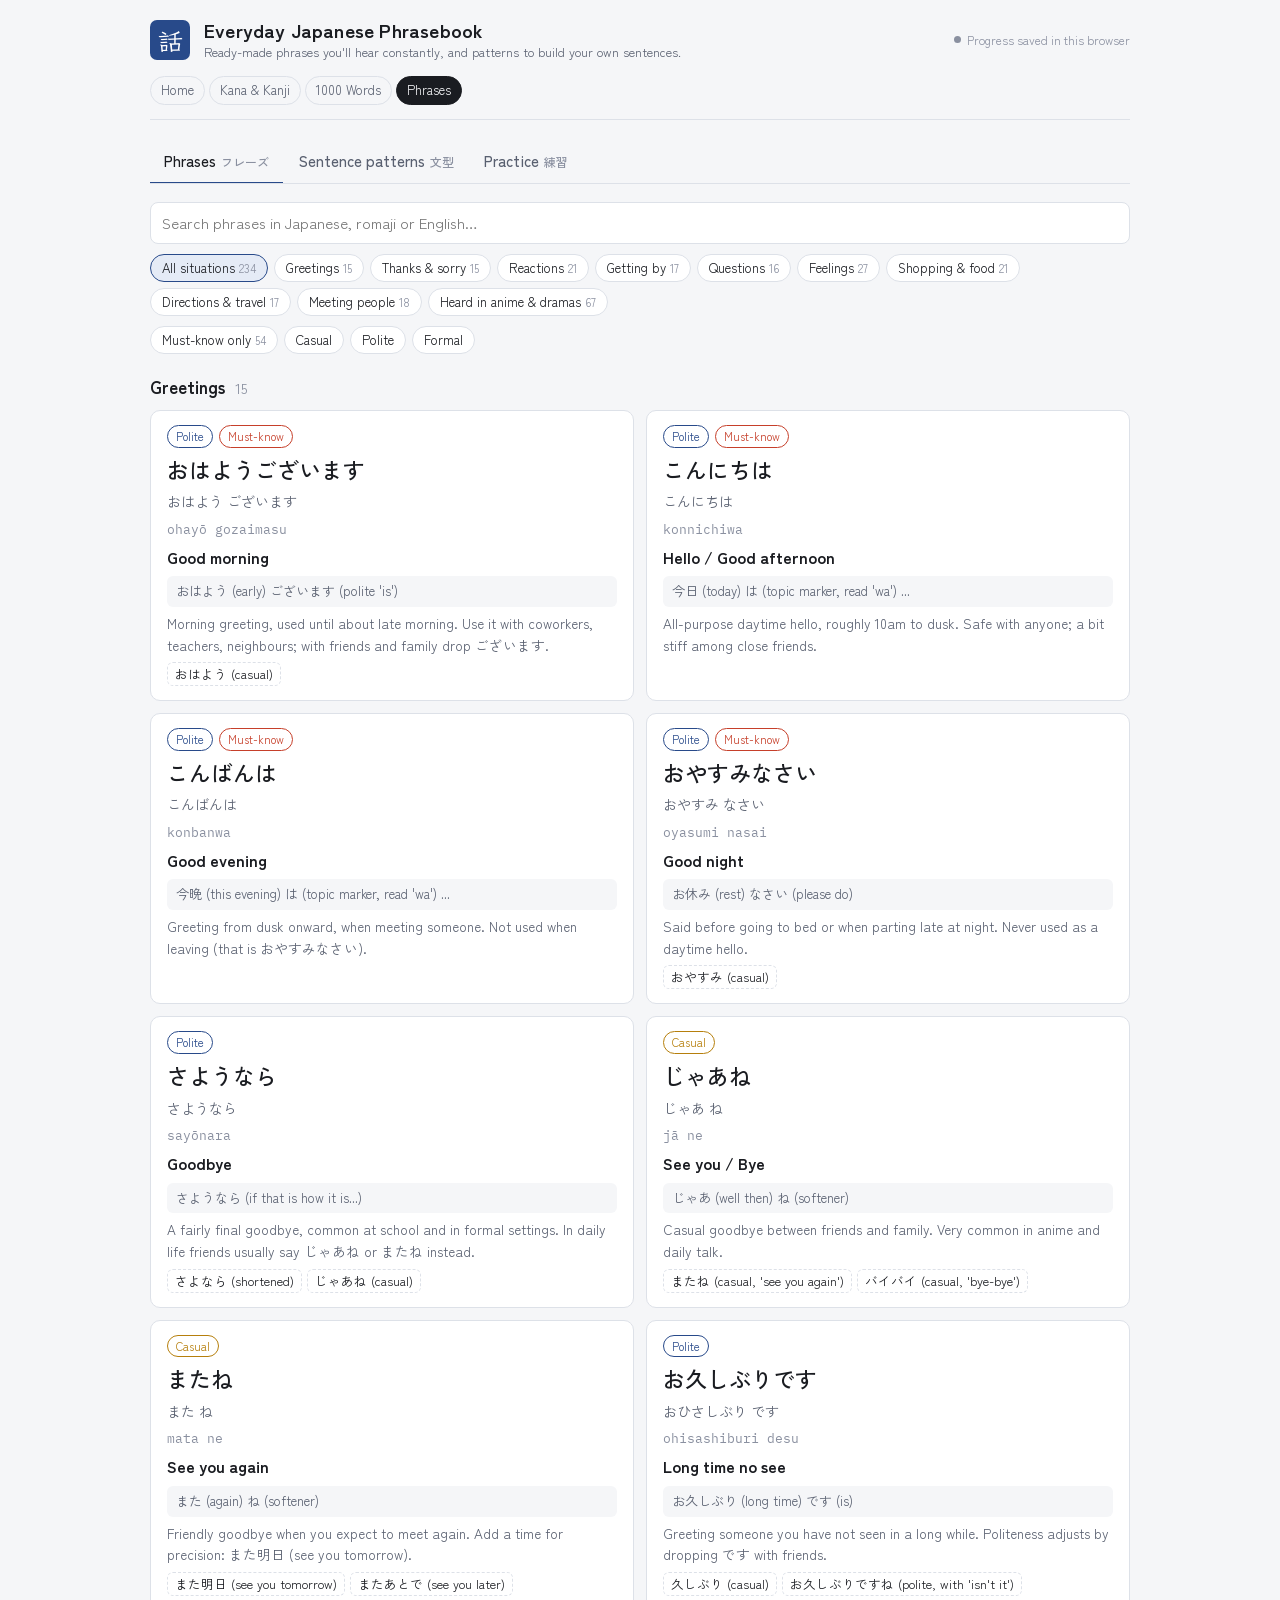
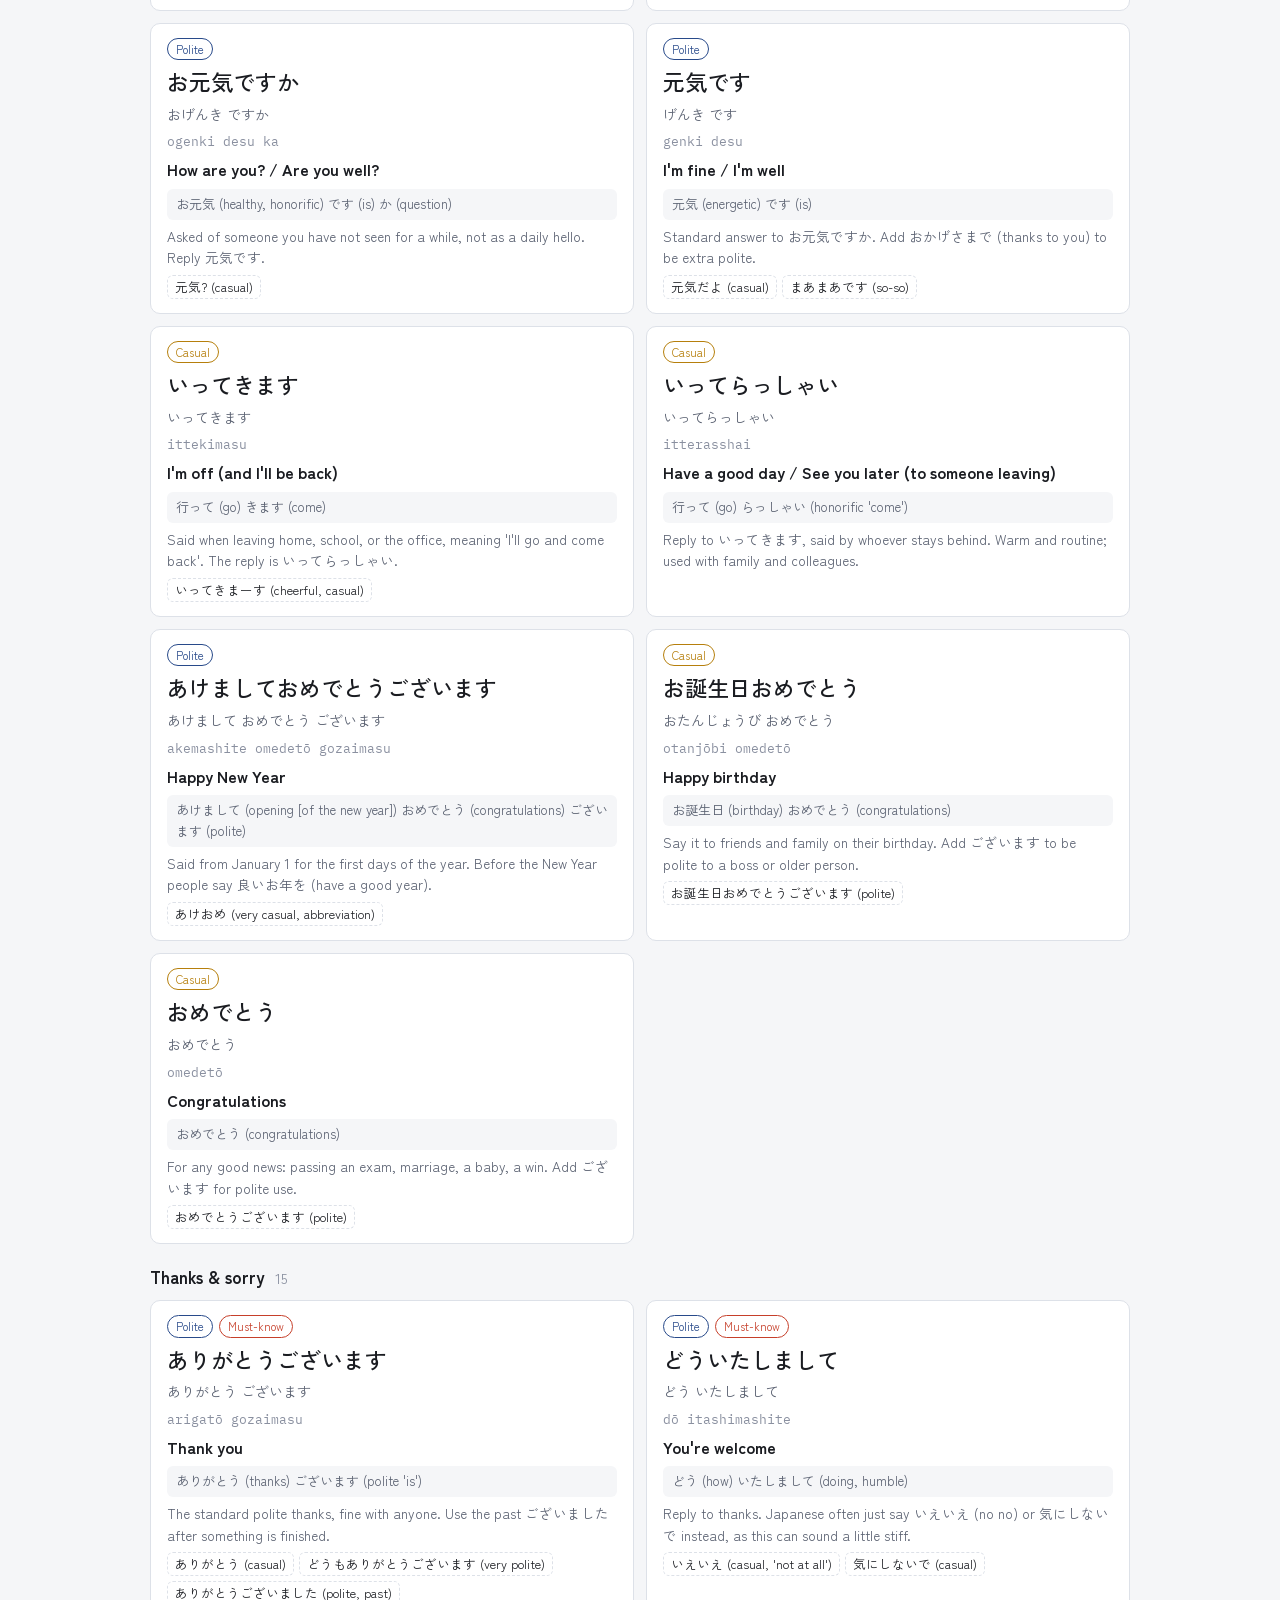
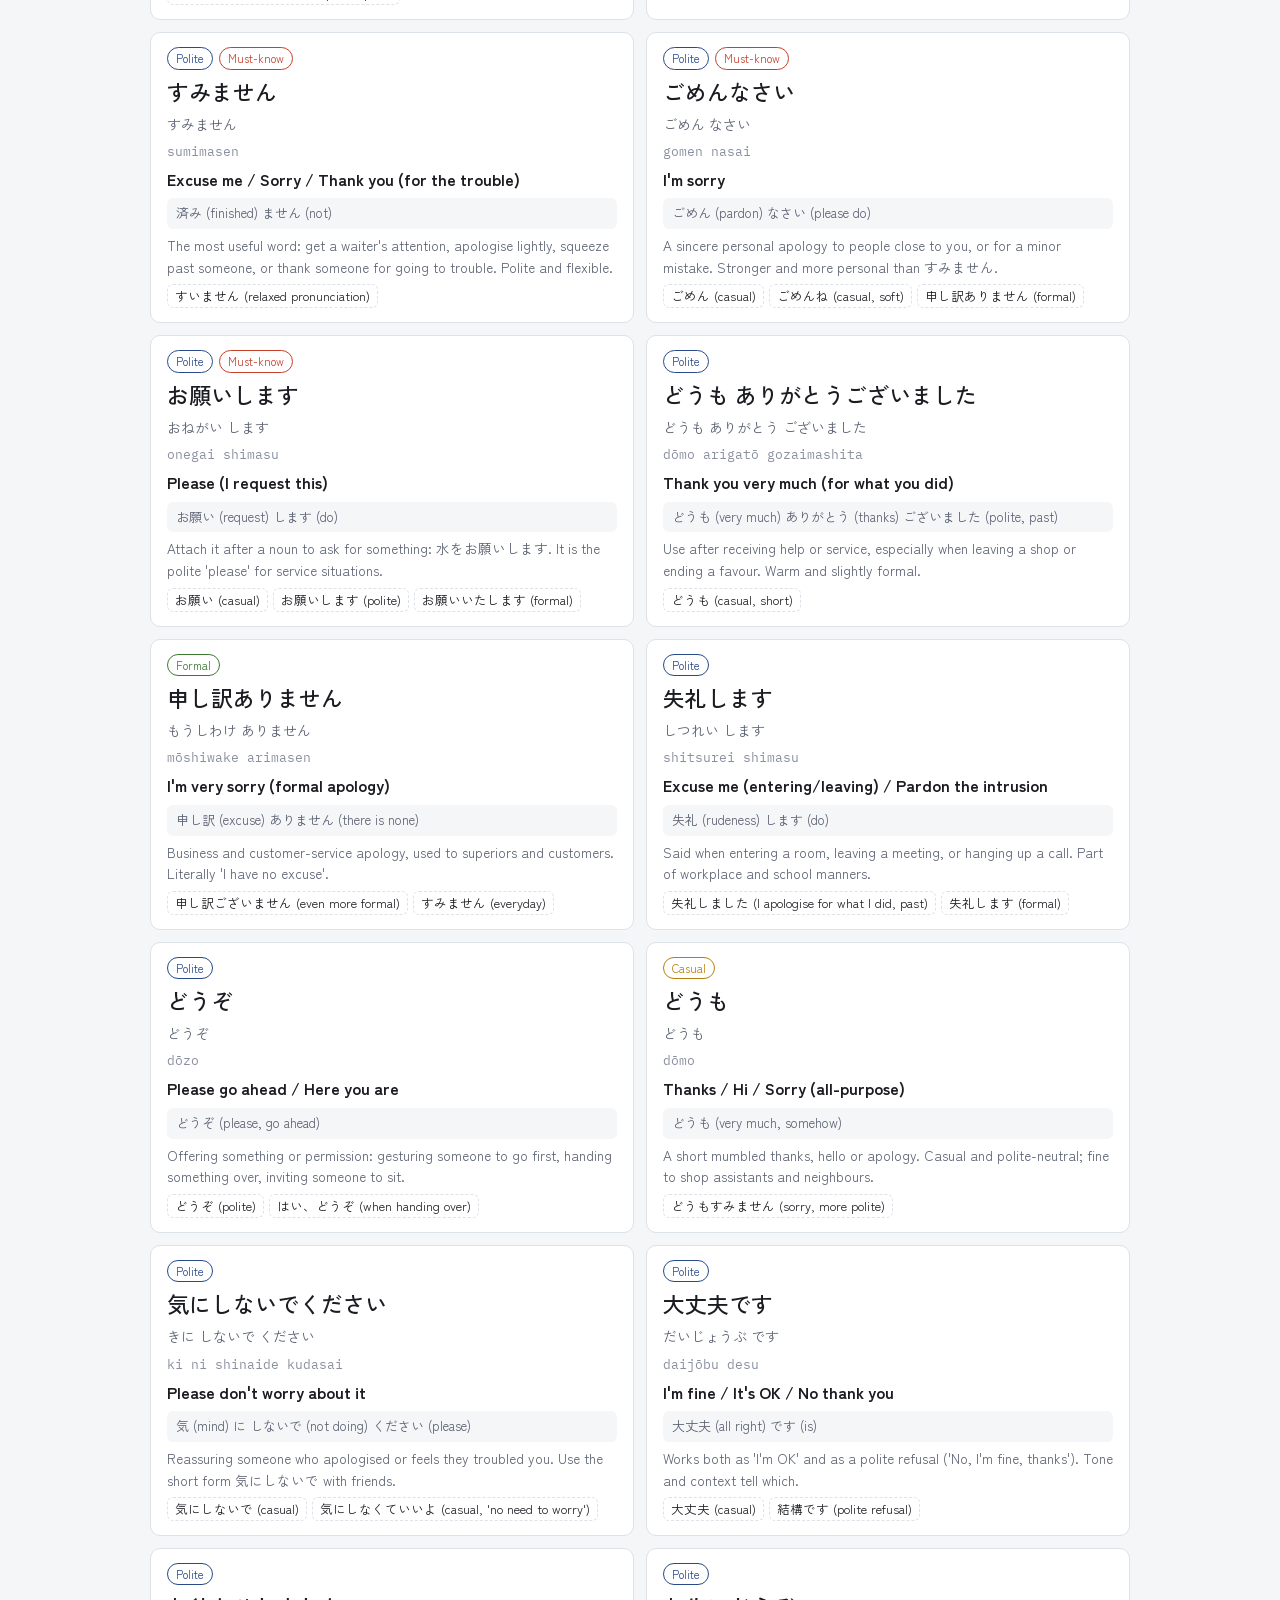
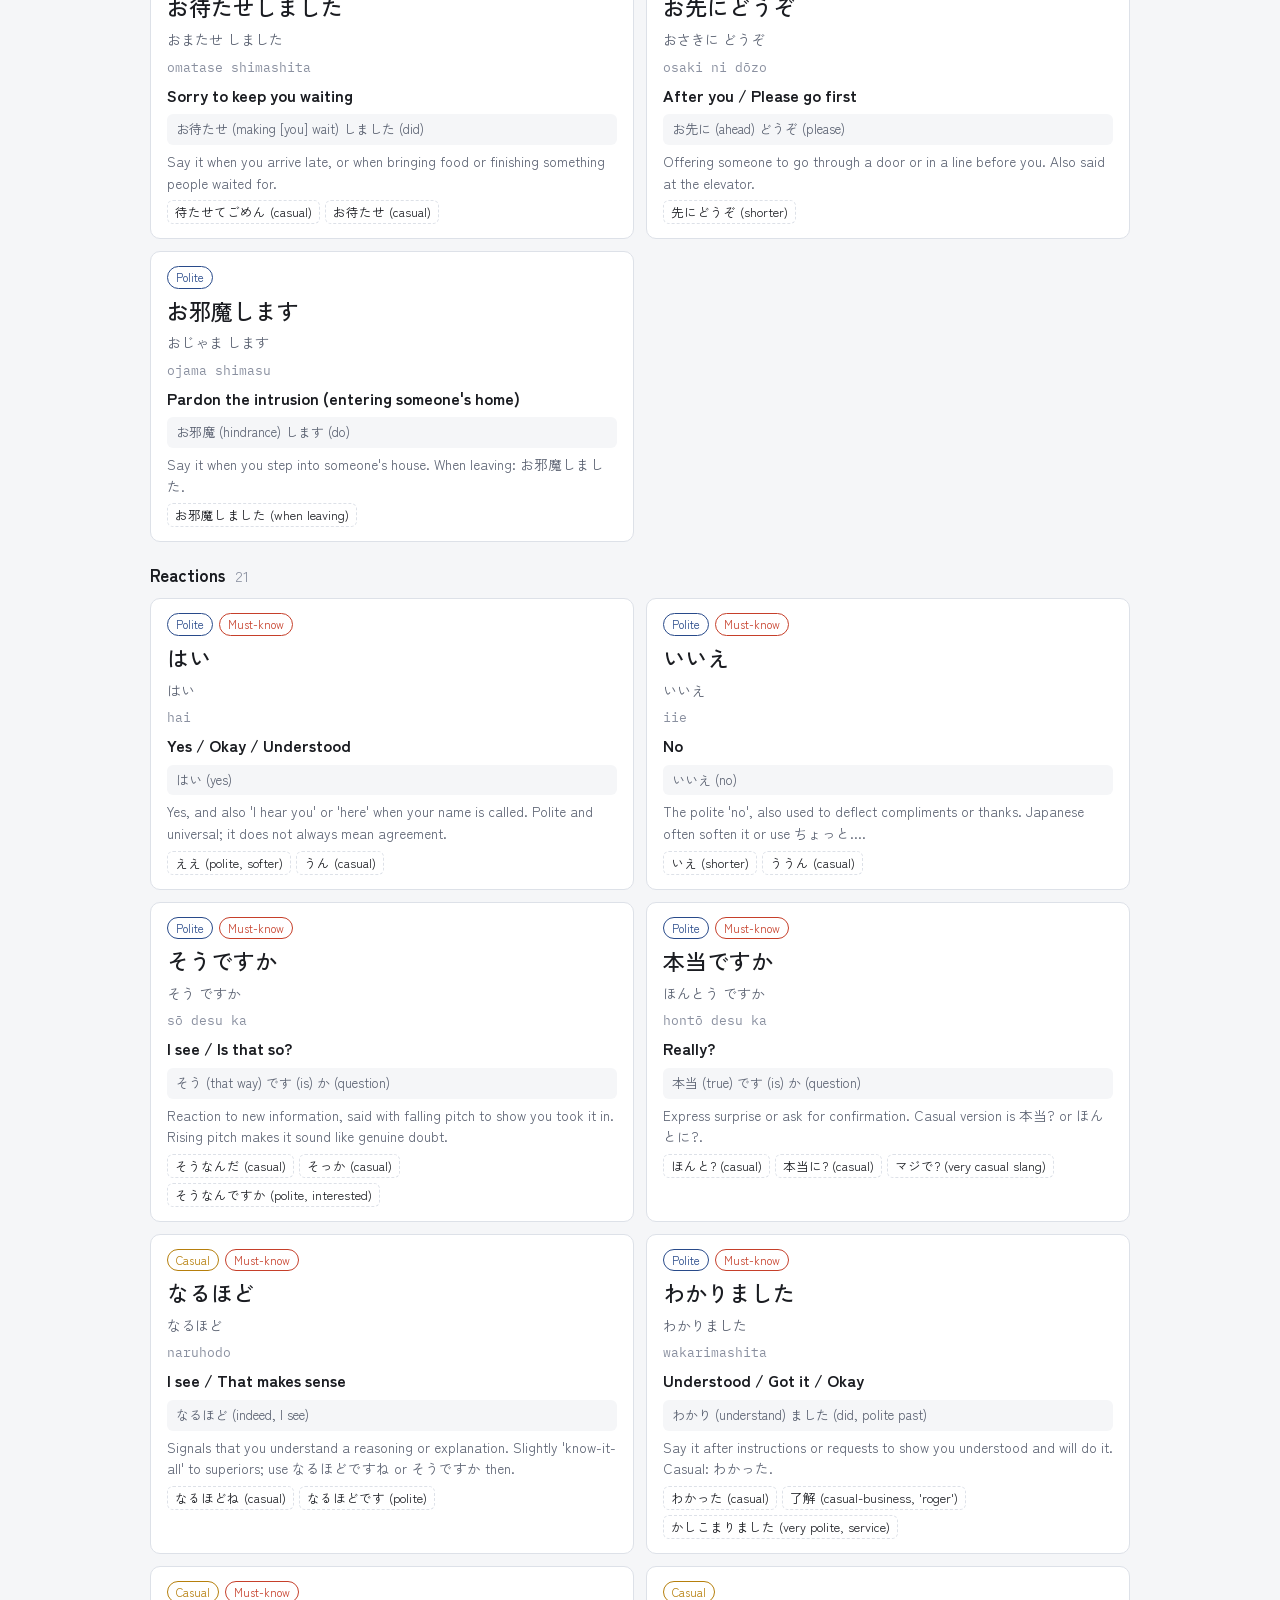
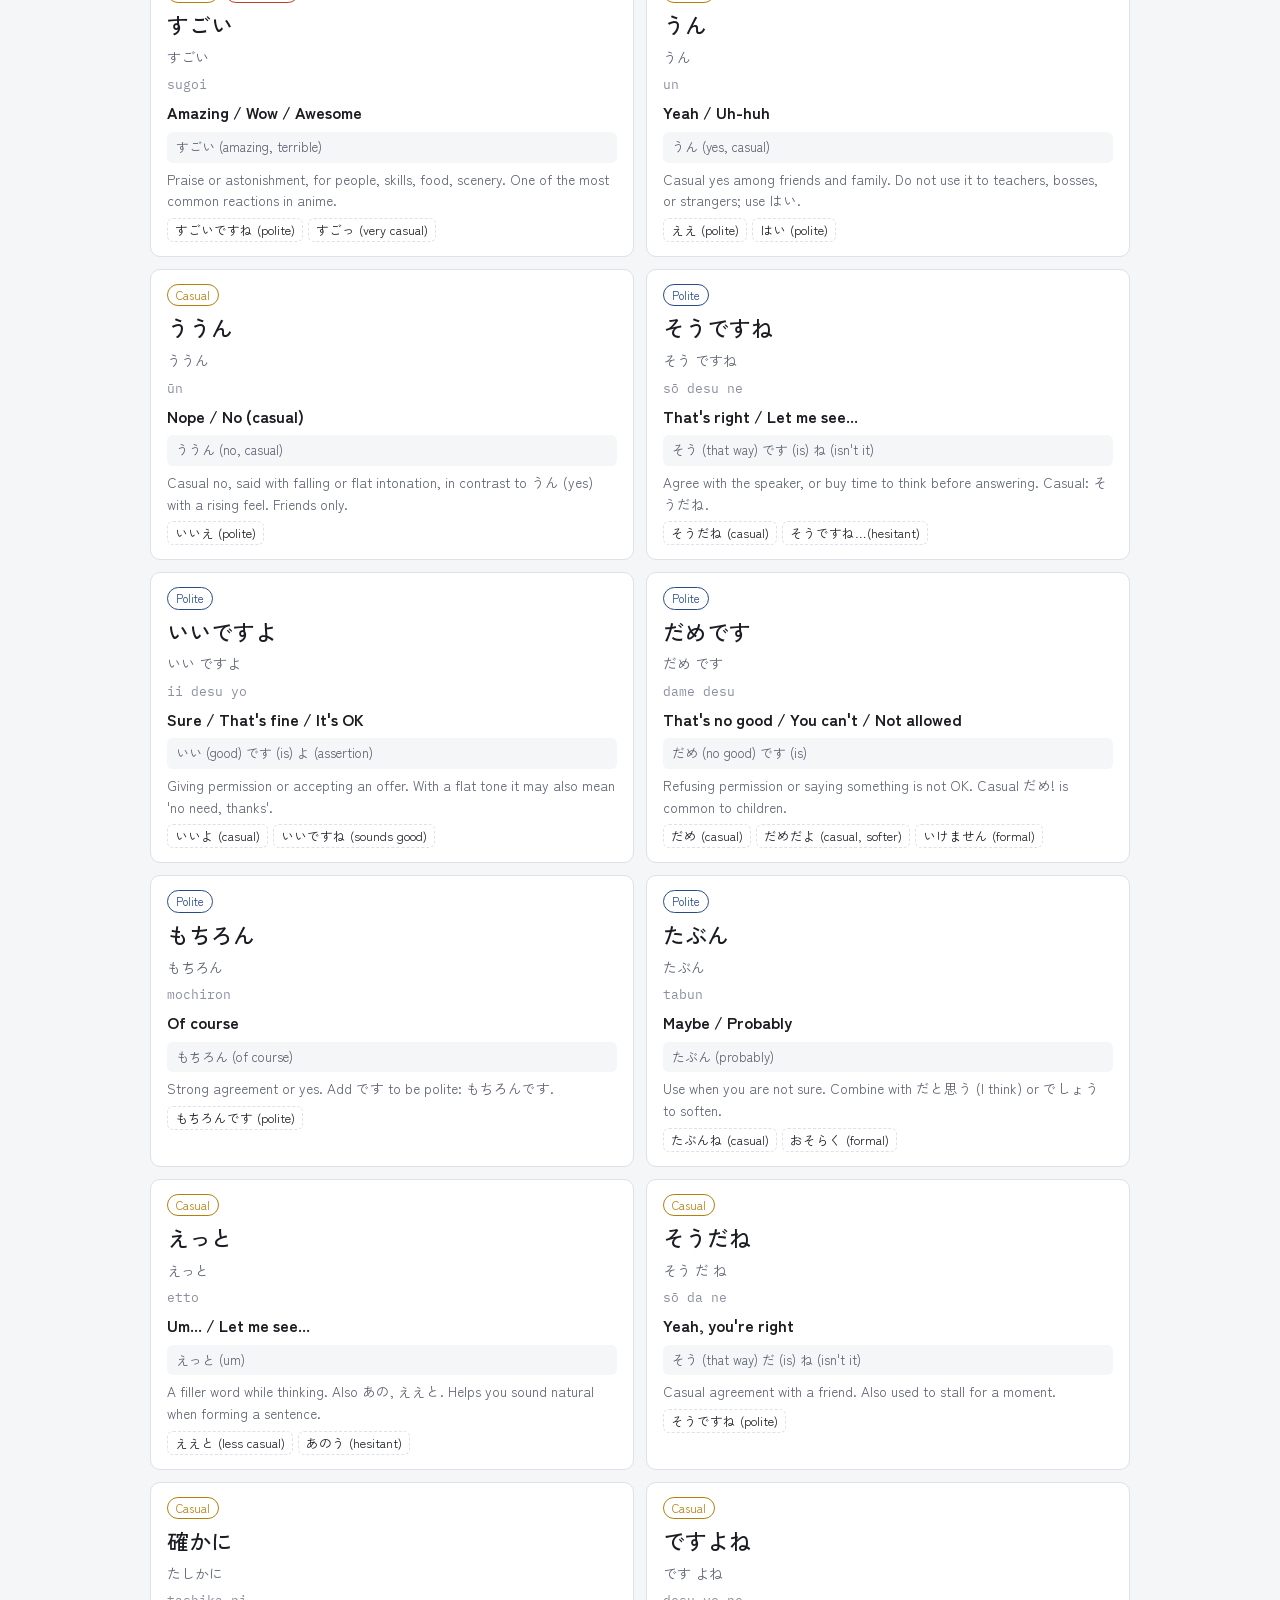
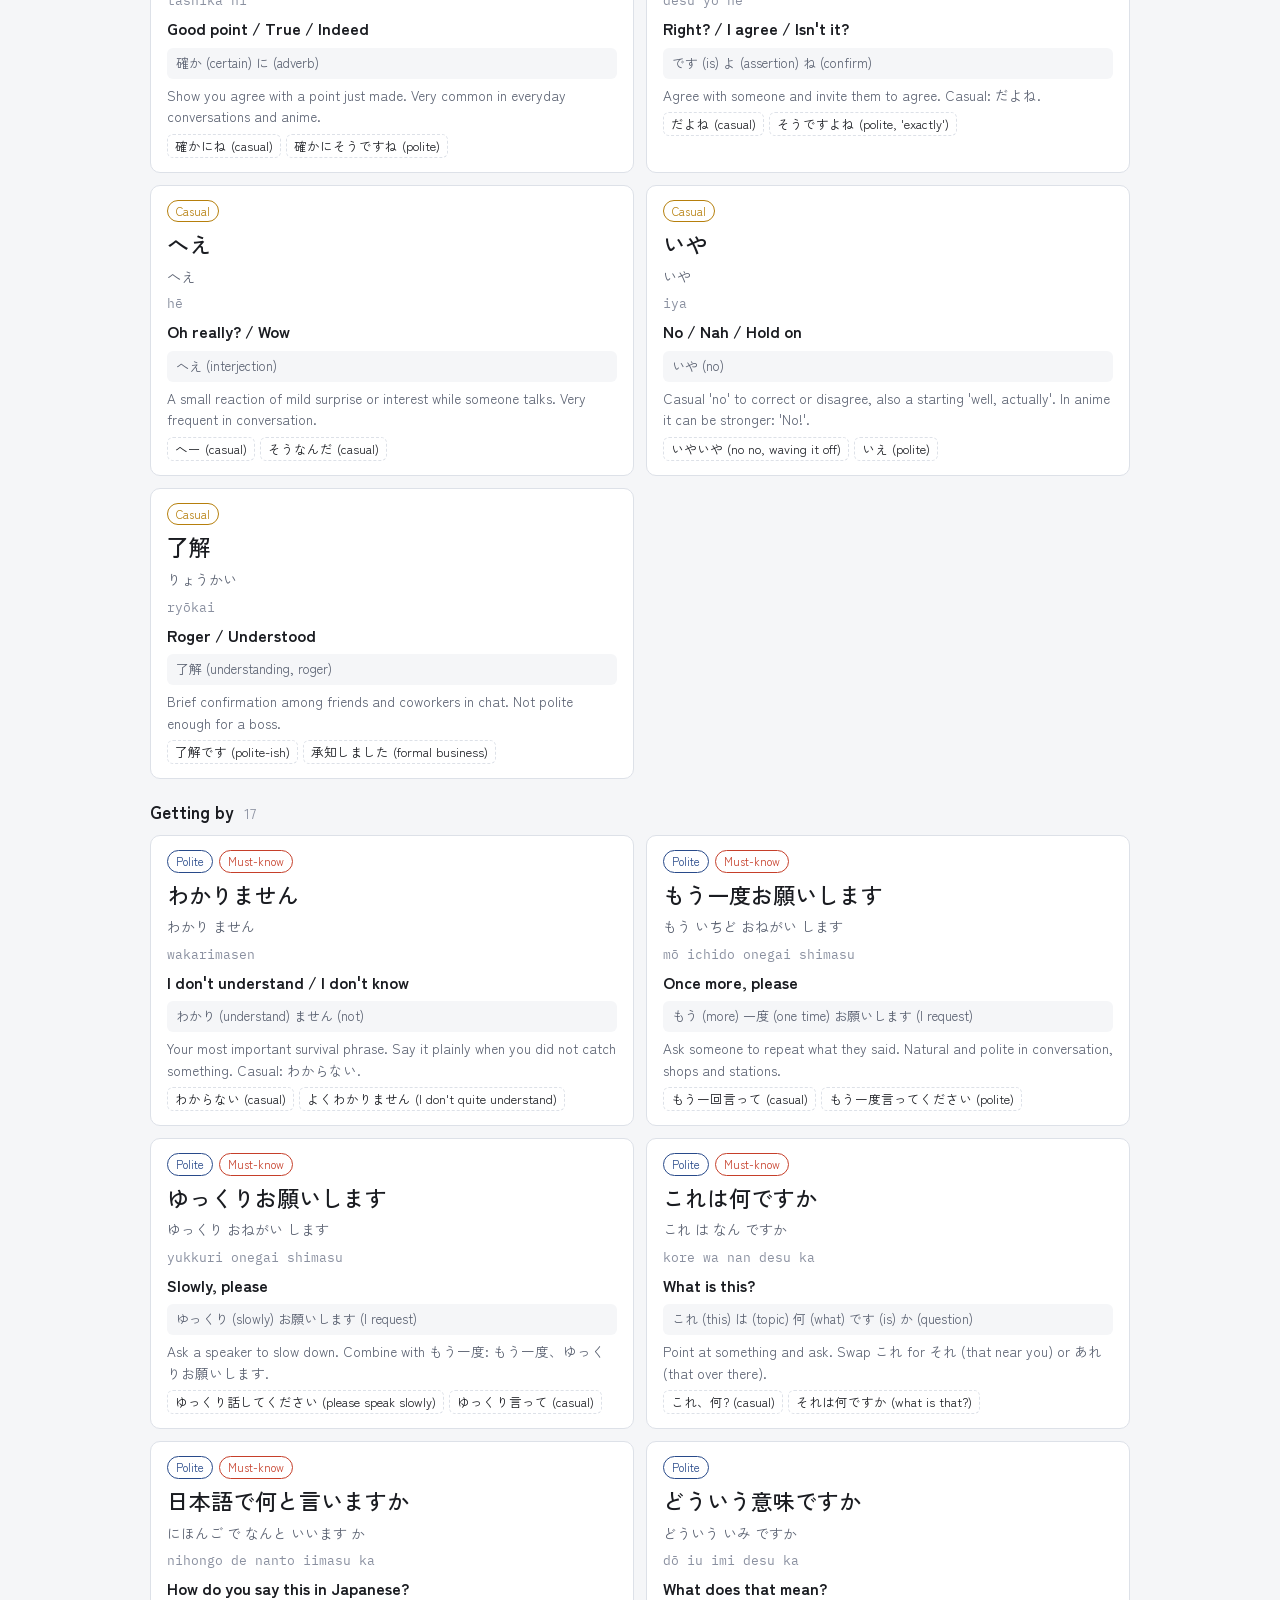
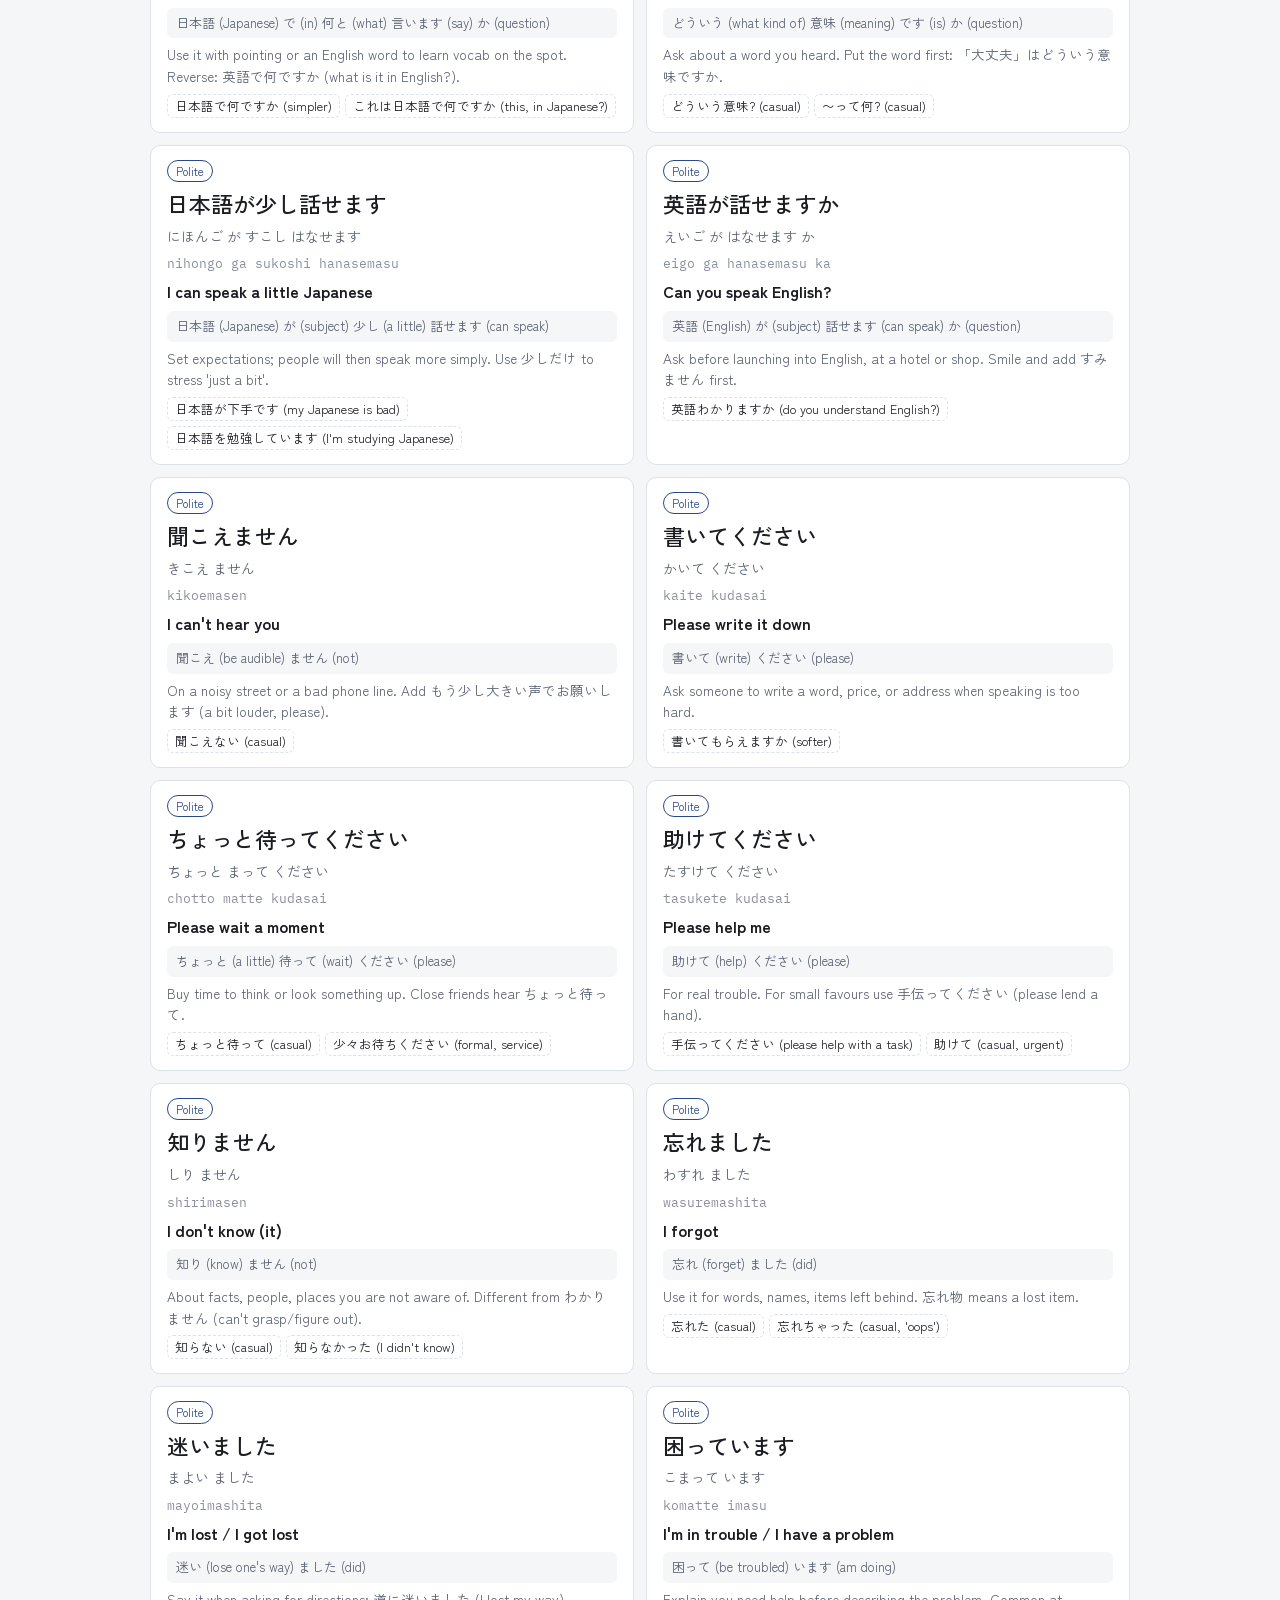
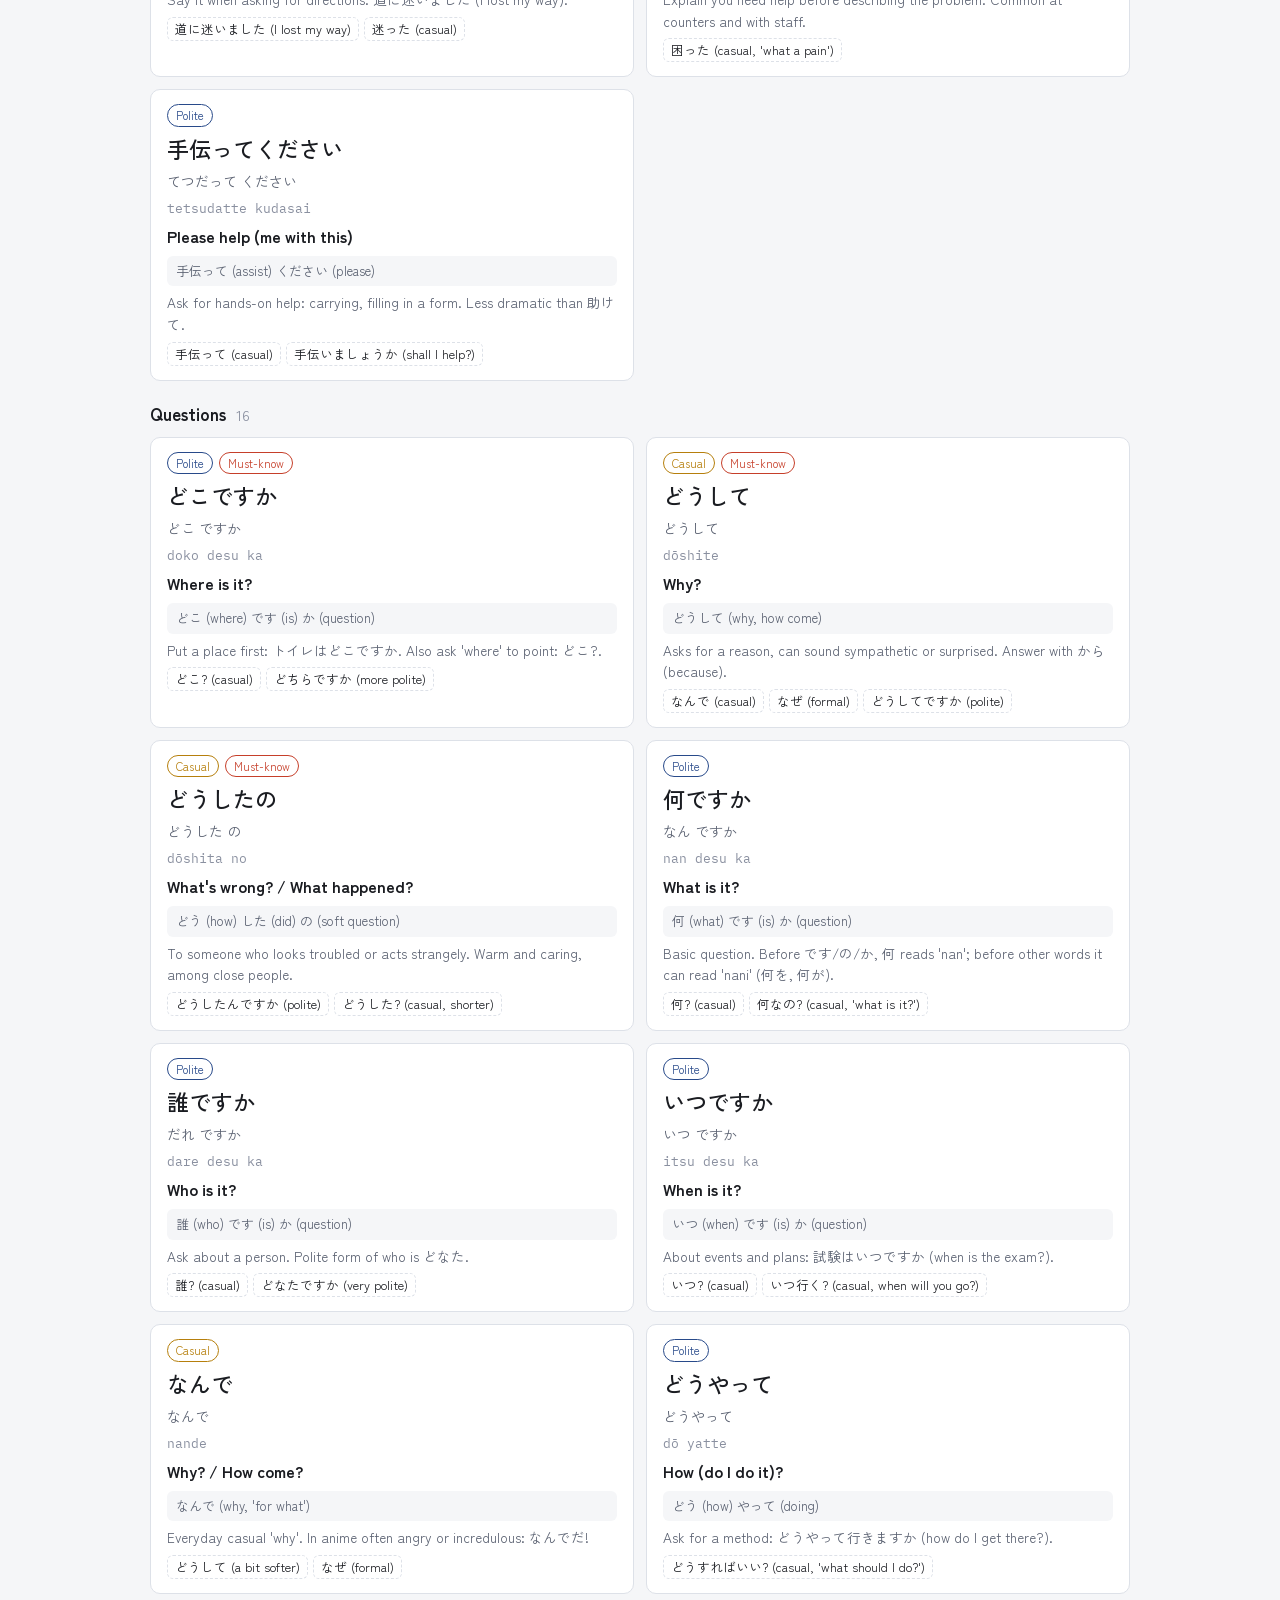
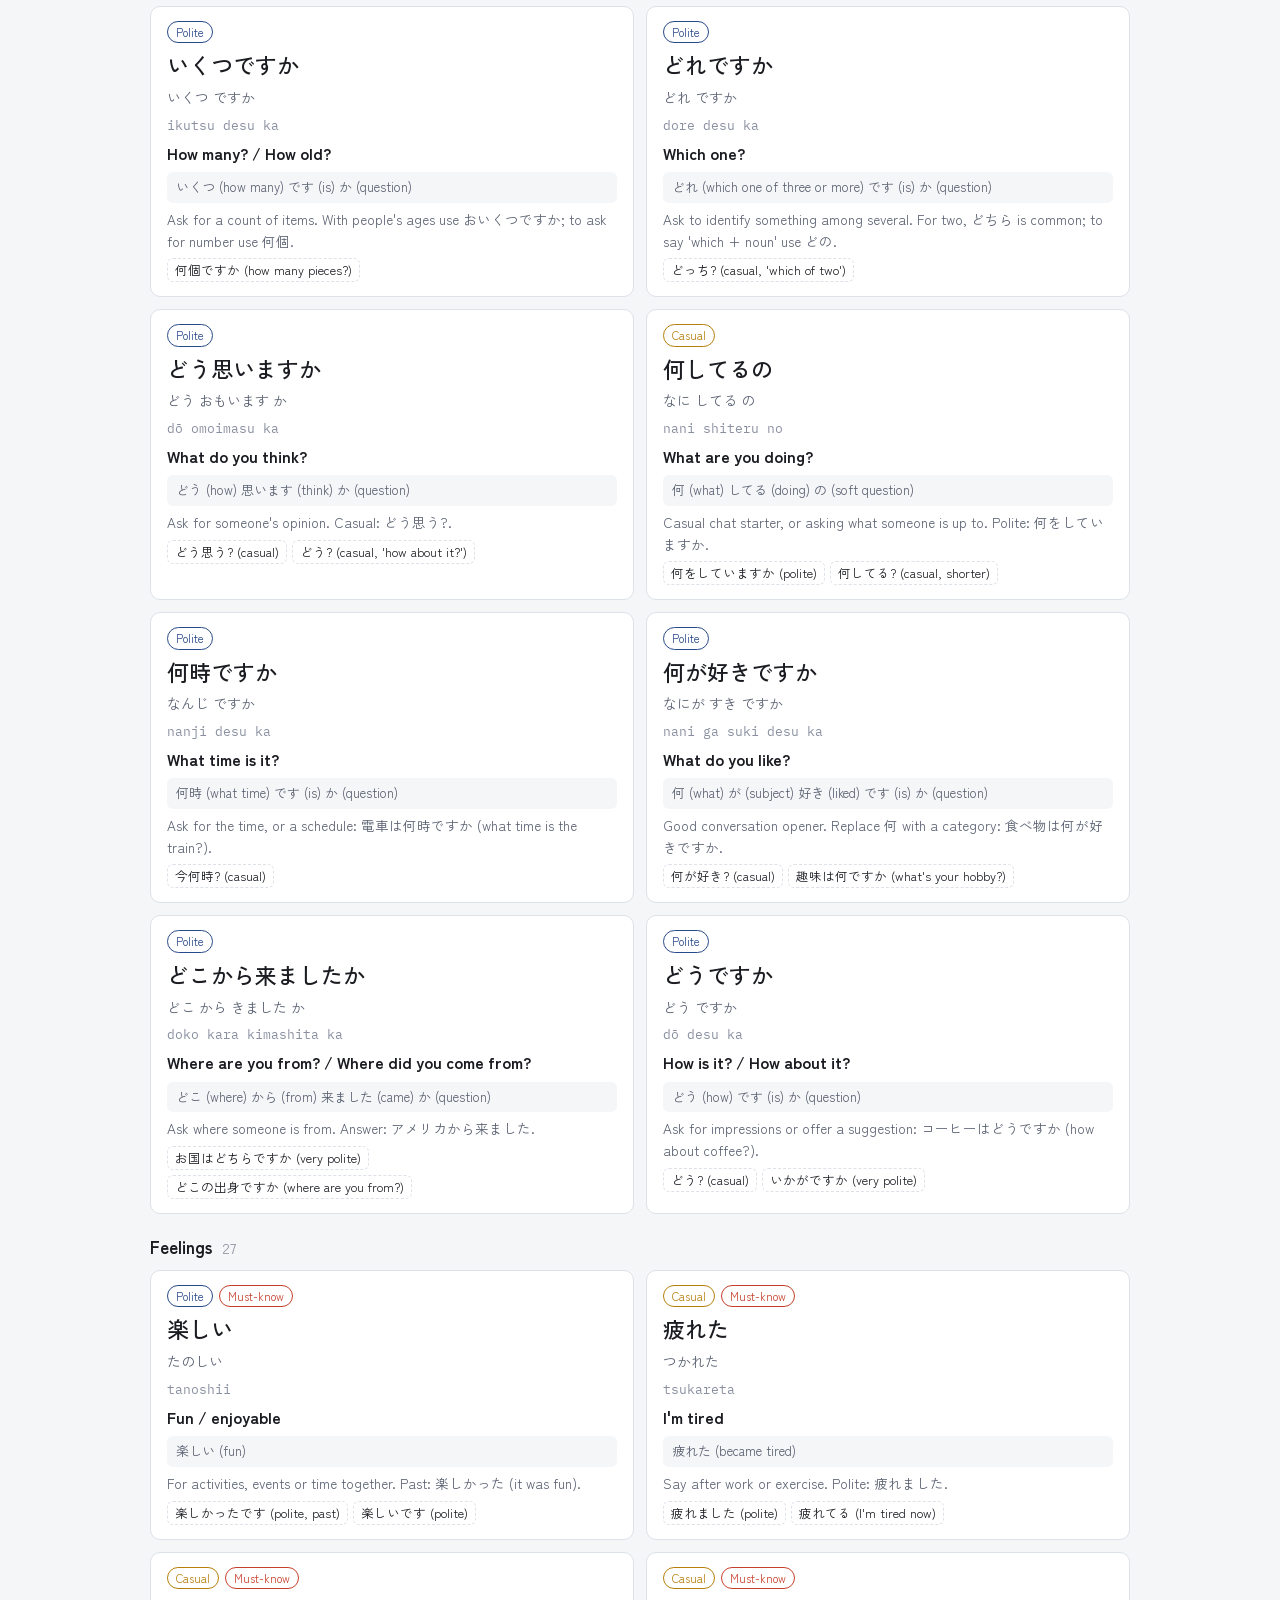
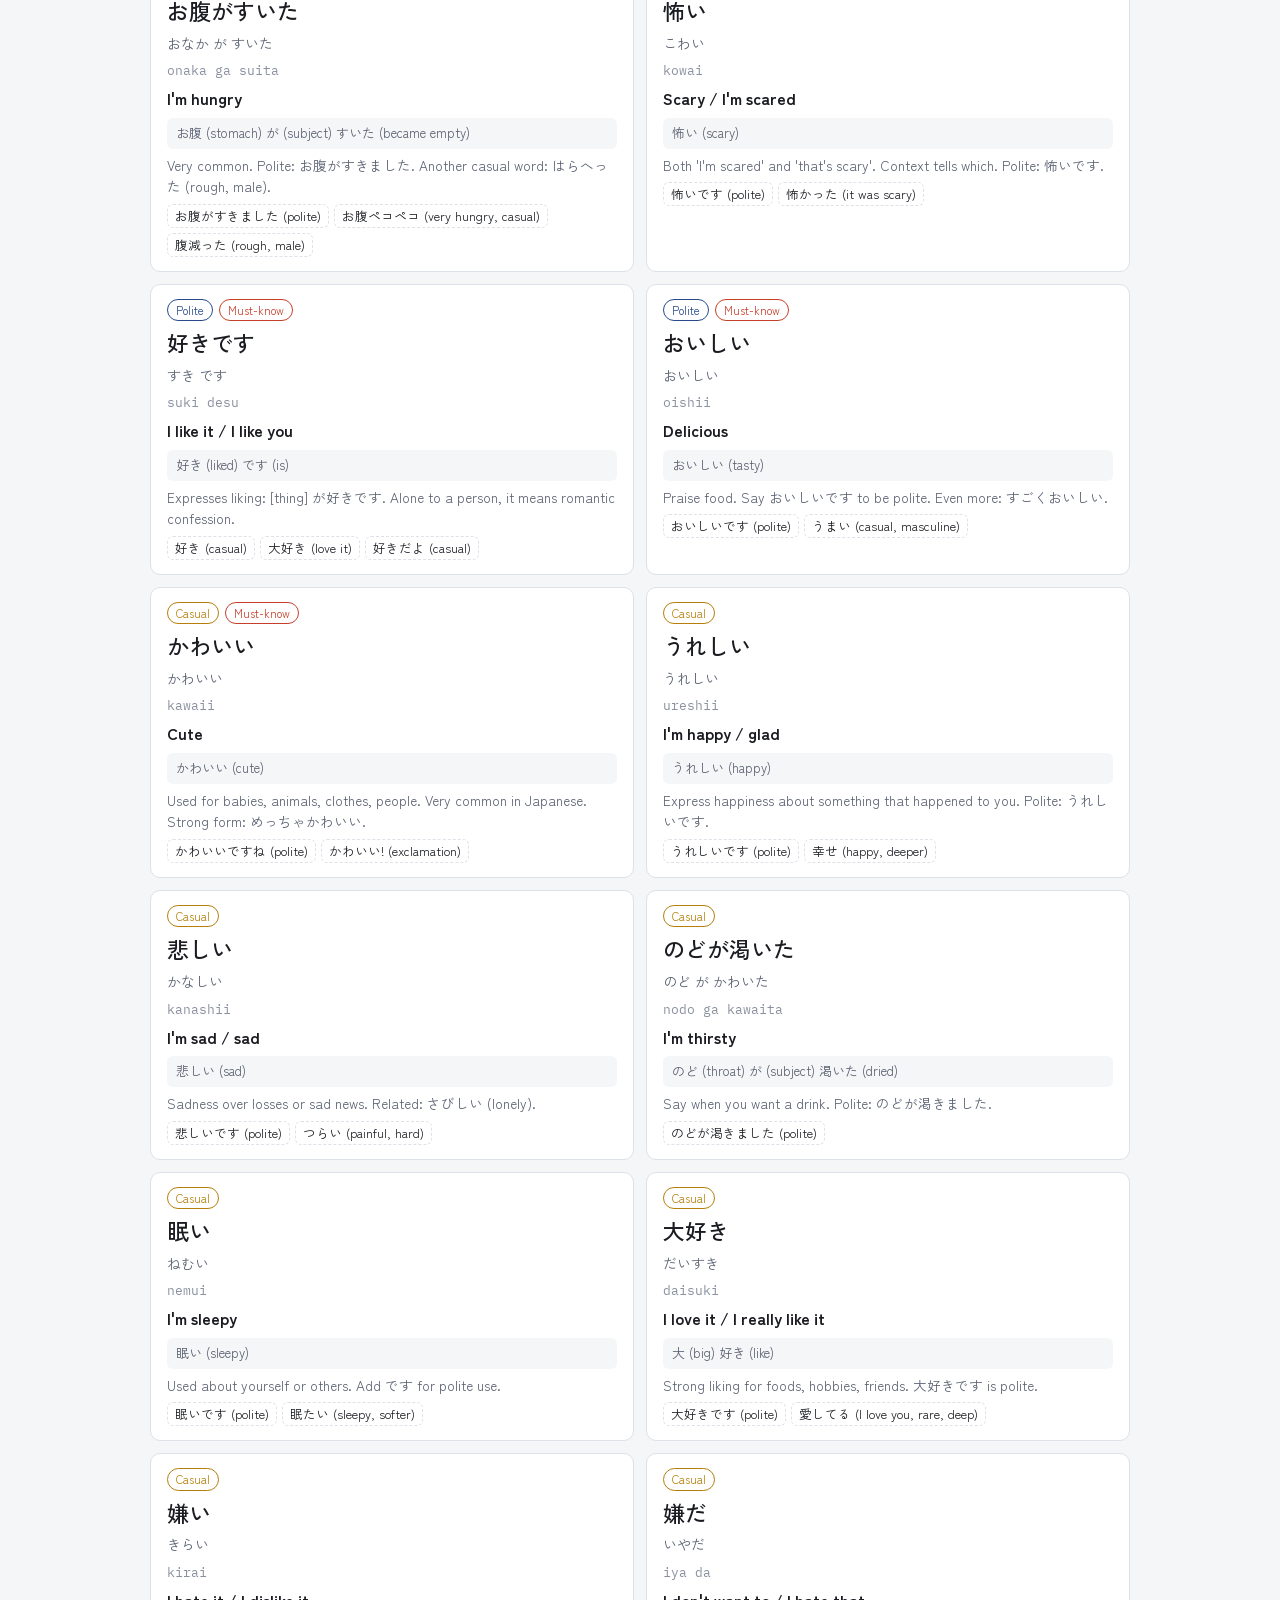
<file: docs/phrases.html>
<!doctype html>
<html lang="en">
<head>
<meta charset="utf-8">
<meta name="viewport" content="width=device-width,initial-scale=1,viewport-fit=cover">
<style>:root{color-scheme:light;padding-top:env(safe-area-inset-top,0px);padding-bottom:env(safe-area-inset-bottom,0px)}body{margin:0;font:14px/1.5 system-ui,sans-serif}img{max-width:100%}[hidden]{display:none!important}</style>
<title>Everyday Japanese Phrasebook</title>
<link rel="preconnect" href="https://fonts.googleapis.com">
<link rel="stylesheet" href="https://fonts.googleapis.com/css2?family=Klee+One:wght@400;600&family=Zen+Kaku+Gothic+New:wght@400;500;700&family=IBM+Plex+Mono:wght@400;500&display=swap">
<style>
/* Layout: one centered study column (max 980px) under a slim header; practice "stage" uses manuscript-paper (genkō yōshi) squares with practice-sheet cross guides. */
:root{
  --paper:#f5f6f8; --surface:#ffffff; --ink:#1a1c21; --ink-2:#596070; --ink-3:#8a90a0;
  --line:#dde1e8; --grid:#e8ebf1; --guide:#c9d0dc;
  --ai:#284a8a; --ai-ink:#ffffff; --ai-soft:#e5ebf6;
  --shu:#c63f2a; --shu-soft:#fbe8e4; --matcha:#3f7a33; --matcha-soft:#e5f1e0; --yamabuki:#b67f0c; --yamabuki-soft:#f8efd9;
  --f-glyph:"Klee One","Hiragino Mincho ProN","Yu Mincho",serif;
  --f-body:"Zen Kaku Gothic New","Hiragino Sans","Noto Sans JP","Yu Gothic",system-ui,sans-serif;
  --f-mono:"IBM Plex Mono",ui-monospace,"SF Mono",Menlo,monospace;
  --r:10px; --shadow:0 1px 2px rgb(20 30 60/.06),0 4px 16px rgb(20 30 60/.05);
}
@media (prefers-color-scheme: dark){:root:not([data-theme="light"]){
  --paper:#13151a; --surface:#1b1e25; --ink:#e7e9ee; --ink-2:#a3a9b6; --ink-3:#737a89;
  --line:#2b3039; --grid:#20242c; --guide:#353c48;
  --ai:#91b1f2; --ai-ink:#0f1830; --ai-soft:#212e48;
  --shu:#ff7b64; --shu-soft:#3a1f1b; --matcha:#8fca72; --matcha-soft:#1e3019; --yamabuki:#e8b84c; --yamabuki-soft:#33290f;
  --shadow:0 1px 2px rgb(0 0 0/.3),0 4px 16px rgb(0 0 0/.25); color-scheme:dark}}
:root[data-theme="dark"]{
  --paper:#13151a; --surface:#1b1e25; --ink:#e7e9ee; --ink-2:#a3a9b6; --ink-3:#737a89;
  --line:#2b3039; --grid:#20242c; --guide:#353c48;
  --ai:#91b1f2; --ai-ink:#0f1830; --ai-soft:#212e48;
  --shu:#ff7b64; --shu-soft:#3a1f1b; --matcha:#8fca72; --matcha-soft:#1e3019; --yamabuki:#e8b84c; --yamabuki-soft:#33290f;
  --shadow:0 1px 2px rgb(0 0 0/.3),0 4px 16px rgb(0 0 0/.25); color-scheme:dark}

*{box-sizing:border-box}
[hidden]{display:none!important}
body{background:var(--paper);color:var(--ink);font-family:var(--f-body);font-size:15px;line-height:1.6;
  padding-left:max(16px,env(safe-area-inset-left,0px));padding-right:max(16px,env(safe-area-inset-right,0px));padding-block:0 48px}
.wrap{max-width:980px;margin:0 auto}
button,input,select{font:inherit;color:inherit}
:focus-visible{outline:2px solid var(--ai);outline-offset:2px}
h1,h2,h3{text-wrap:balance;line-height:1.25;margin:0}
.muted{color:var(--ink-2)} .faint{color:var(--ink-3)}
.mono{font-family:var(--f-mono)}
.tnum{font-variant-numeric:tabular-nums}

/* header */
.top{display:flex;align-items:center;gap:14px;flex-wrap:wrap;padding-block:18px 14px;border-bottom:1px solid var(--line);margin-bottom:20px}
.seal{width:40px;height:40px;border-radius:7px;background:var(--ai);color:var(--ai-ink);display:grid;place-items:center;font-family:var(--f-glyph);font-size:24px;font-weight:600;flex:none}
.brand{display:flex;flex-direction:column;min-width:0}
.brand h1{font-size:19px;font-weight:700;letter-spacing:.01em}
.brand .sub{font-size:12.5px;color:var(--ink-2)}
.sync{margin-left:auto;font-size:12px;color:var(--ink-3);display:flex;align-items:center;gap:6px}
.sync i{width:7px;height:7px;border-radius:50%;background:var(--ink-3)}
.sync.on i{background:var(--matcha)}
.suite{display:flex;gap:4px;flex-wrap:wrap;width:100%;font-size:13px}
.suite a{color:var(--ink-2);text-decoration:none;padding:3px 10px;border-radius:999px;border:1px solid var(--line)}
.suite a:hover{color:var(--ink);border-color:var(--ink-3)}
.suite a.here{background:var(--ink);color:var(--paper);border-color:var(--ink)}

/* tabs */
.tabs{display:flex;gap:2px;border-bottom:1px solid var(--line);margin-bottom:18px;overflow-x:auto}
.tabs a{padding:9px 14px;text-decoration:none;color:var(--ink-2);font-weight:500;border-bottom:2px solid transparent;margin-bottom:-1px;white-space:nowrap}
.tabs a:hover{color:var(--ink)}
.tabs a.on{color:var(--ink);border-bottom-color:var(--ai)}
.tabs .jp{font-size:12px;color:var(--ink-3);margin-left:5px}

/* controls */
.btn{display:inline-flex;align-items:center;justify-content:center;gap:6px;border:1px solid var(--line);background:var(--surface);border-radius:8px;padding:8px 14px;cursor:pointer;font-weight:500;line-height:1.2}
.btn:hover{border-color:var(--ink-3)}
.btn.primary{background:var(--ai);border-color:var(--ai);color:var(--ai-ink)}
.btn.primary:hover{filter:brightness(1.08)}
.btn.ghost{background:transparent}
.btn.small{padding:5px 10px;font-size:13px}
.btn:disabled{opacity:.45;cursor:default}
.chips{display:flex;flex-wrap:wrap;gap:6px}
.chip{border:1px solid var(--line);background:var(--surface);border-radius:999px;padding:4px 11px;font-size:13px;cursor:pointer;line-height:1.4;user-select:none}
.chip:hover{border-color:var(--ink-3)}
.chip.on{background:var(--ai-soft);border-color:var(--ai);color:var(--ink)}
.chip .n{color:var(--ink-3);font-size:11.5px;margin-left:4px}
input[type=text],input[type=search],select{border:1px solid var(--line);background:var(--surface);border-radius:8px;padding:8px 11px;min-width:0}
input[type=search]{width:100%}
.row{display:flex;gap:10px;align-items:center;flex-wrap:wrap}
.spacer{flex:1}
.label{font-size:11.5px;letter-spacing:.08em;text-transform:uppercase;color:var(--ink-3);font-weight:700}
.panel{background:var(--surface);border:1px solid var(--line);border-radius:var(--r);padding:16px}
.say{border:none;background:transparent;cursor:pointer;color:var(--ai);padding:2px 4px;border-radius:6px;display:inline-flex;align-items:center;vertical-align:middle}
.say:hover{background:var(--ai-soft)}
.say svg{width:17px;height:17px}
.no-audio .say{display:none!important}

/* stage: manuscript paper */
.stage{position:relative;border:1px solid var(--line);border-radius:var(--r);background-color:var(--surface);
  background-image:linear-gradient(var(--grid) 1px,transparent 1px),linear-gradient(90deg,var(--grid) 1px,transparent 1px);
  background-size:28px 28px;background-position:-1px -1px;padding:28px 20px;box-shadow:var(--shadow)}
.sq{position:relative;display:grid;place-items:center;margin:0 auto;background:var(--surface);border:1.5px solid var(--guide);border-radius:4px}
.sq::before,.sq::after{content:"";position:absolute;pointer-events:none}
.sq::before{left:50%;top:6%;bottom:6%;border-left:1px dashed var(--guide)}
.sq::after{top:50%;left:6%;right:6%;border-top:1px dashed var(--guide)}
.glyph{font-family:var(--f-glyph);font-weight:600;line-height:1;position:relative;z-index:1}

/* grade buttons */
.grades{display:grid;grid-template-columns:repeat(4,1fr);gap:8px}
.grade{border:1px solid var(--line);border-radius:9px;background:var(--surface);padding:9px 6px;cursor:pointer;display:flex;flex-direction:column;align-items:center;gap:1px;font-weight:600}
.grade small{font-weight:400;font-size:11.5px;color:var(--ink-3)}
.grade kbd{font-family:var(--f-mono);font-size:10.5px;color:var(--ink-3);font-weight:400}
.grade.g0{color:var(--shu)} .grade.g0:hover{background:var(--shu-soft);border-color:var(--shu)}
.grade.g1{color:var(--yamabuki)} .grade.g1:hover{background:var(--yamabuki-soft);border-color:var(--yamabuki)}
.grade.g2{color:var(--matcha)} .grade.g2:hover{background:var(--matcha-soft);border-color:var(--matcha)}
.grade.g3{color:var(--ai)} .grade.g3:hover{background:var(--ai-soft);border-color:var(--ai)}

/* example sentences */
.ex{border-left:2px solid var(--line);padding:2px 0 2px 12px;display:flex;flex-direction:column;gap:1px}
.ex .jp{font-size:16.5px}
.ex .rd{font-size:13.5px;color:var(--ink-2)}
.ex .en{font-size:13.5px;color:var(--ink-2);font-style:italic}
mark{background:var(--yamabuki-soft);color:inherit;border-radius:3px;padding:0 2px;box-shadow:inset 0 -2px 0 var(--yamabuki)}
ruby rt{font-size:.5em;color:var(--ink-2);font-family:var(--f-body);font-weight:400}

.pill{display:inline-block;font-size:11.5px;padding:1px 8px;border-radius:999px;border:1px solid var(--line);color:var(--ink-2);white-space:nowrap;line-height:1.6}
.pill.new{color:var(--ai);border-color:var(--ai)}
.pill.learning{color:var(--yamabuki);border-color:var(--yamabuki)}
.pill.young{color:var(--matcha);border-color:var(--matcha)}
.pill.known{background:var(--matcha);color:var(--surface);border-color:var(--matcha)}
.toast{position:fixed;left:50%;bottom:calc(20px + env(safe-area-inset-bottom,0px));transform:translateX(-50%);background:var(--ink);color:var(--paper);padding:8px 16px;border-radius:999px;font-size:13.5px;z-index:50;opacity:0;transition:opacity .2s;pointer-events:none}
.toast.show{opacity:1}
.empty{padding:36px 16px;text-align:center;color:var(--ink-2)}
@media (prefers-reduced-motion: reduce){*{transition:none!important;animation:none!important}}
@media (max-width:560px){.grades{grid-template-columns:repeat(2,1fr)}.tabs a{padding:9px 10px}}
.backup{margin-top:40px;padding-top:16px;border-top:1px solid var(--line);display:flex;gap:12px 20px;align-items:center;justify-content:space-between;flex-wrap:wrap;font-size:13.5px;color:var(--ink-2)}
.backup>div:first-child{max-width:62ch}
.no-audio .audio-only{display:none!important}

.filters{display:flex;flex-direction:column;gap:10px;margin-bottom:16px}
.grid{display:grid;grid-template-columns:repeat(2,minmax(0,1fr));gap:12px}
@media (max-width:720px){.grid{grid-template-columns:minmax(0,1fr)}}
.ph{background:var(--surface);border:1px solid var(--line);border-radius:var(--r);padding:14px 16px;display:flex;flex-direction:column;gap:6px;min-width:0}
.ph .jp{font-size:22px;font-weight:500;line-height:1.4;display:flex;align-items:center;gap:6px;flex-wrap:wrap}
.ph .rd{font-size:14px;color:var(--ink-2)}
.ph .ro{font-family:var(--f-mono);font-size:12.5px;color:var(--ink-3)}
.ph .en{font-size:16px;font-weight:700}
.ph .lit{font-size:13px;color:var(--ink-2);background:var(--paper);border-radius:6px;padding:5px 9px}
.ph .use{font-size:13.5px;color:var(--ink-2)}
.ph .alt{display:flex;flex-wrap:wrap;gap:5px}
.ph .alt span{font-size:12.5px;border:1px dashed var(--line);border-radius:6px;padding:1px 7px}
.ph .tags{display:flex;gap:6px;align-items:center;flex-wrap:wrap}
.lvl-casual{color:var(--yamabuki);border-color:var(--yamabuki)}
.lvl-polite{color:var(--ai);border-color:var(--ai)}
.lvl-formal{color:var(--matcha);border-color:var(--matcha)}
.core{color:var(--shu);border-color:var(--shu)}
.secthead{display:flex;align-items:baseline;gap:10px;margin:22px 0 10px}
.secthead h2{font-size:17px}
/* patterns */
.steps{display:flex;flex-direction:column;gap:26px}
.pat{background:var(--surface);border:1px solid var(--line);border-radius:var(--r);padding:16px;display:flex;flex-direction:column;gap:9px;min-width:0}
.pat .p{font-size:22px;font-weight:500;line-height:1.5}
.slot{display:inline-block;font-size:.62em;font-weight:700;color:var(--ai);background:var(--ai-soft);border:1px dashed var(--ai);border-radius:5px;padding:0 6px;vertical-align:.25em;margin:0 2px;font-family:var(--f-body)}
.pat .m{font-size:15.5px;font-weight:700}
.pat .how{font-size:14px;color:var(--ink-2)}
.pat .casual{font-size:13.5px;background:var(--yamabuki-soft);border-radius:6px;padding:6px 10px}
.stepintro{font-size:14px;color:var(--ink-2);margin:2px 0 10px;max-width:68ch}
/* practice */
.layout{display:grid;grid-template-columns:minmax(0,1fr) 250px;gap:18px;align-items:start}
@media (max-width:820px){.layout{grid-template-columns:minmax(0,1fr)}}
.side{display:flex;flex-direction:column;gap:14px}
.side .panel{display:flex;flex-direction:column;gap:9px}
.side label{display:flex;align-items:center;justify-content:space-between;gap:8px;font-size:13.5px}
.card{display:flex;flex-direction:column;align-items:center;gap:12px;text-align:center;min-height:280px;justify-content:center}
.card .big{font-size:min(34px,8vw);font-weight:700;line-height:1.35}
.card .bigjp{font-size:min(36px,8vw);font-weight:500;line-height:1.4}
.card .ph{text-align:left;width:100%;max-width:560px}
.counts{display:flex;gap:14px;flex-wrap:wrap;font-size:13.5px;color:var(--ink-2);margin-bottom:10px}
.counts b{color:var(--ink);font-variant-numeric:tabular-nums;font-size:15px}
</style>
</head>
<body>
<div class="wrap">
  <header class="top">
    <div class="seal" aria-hidden="true">話</div>
    <div class="brand"><h1>Everyday Japanese Phrasebook</h1><span class="sub">Ready-made phrases you'll hear constantly, and patterns to build your own sentences.</span></div>
    <div class="sync"><i></i><span>Loading progress…</span></div>
    <nav class="suite" id="suite"></nav>
  </header>
  <nav class="tabs">
    <a href="#phrases">Phrases<span class="jp">フレーズ</span></a>
    <a href="#patterns">Sentence patterns<span class="jp">文型</span></a>
    <a href="#practice">Practice<span class="jp">練習</span></a>
  </nav>

  <section id="view-phrases">
    <div class="filters">
      <input type="search" id="q" placeholder="Search phrases in Japanese, romaji or English…" aria-label="Search phrases">
      <div class="chips" id="catChips"></div>
      <div class="chips" id="lvlChips"></div>
    </div>
    <div id="plist"></div>
  </section>

  <section id="view-patterns" hidden>
    <p class="stepintro">Each pattern is a frame: drop a word from your 1000-word list into the dashed slot and you have a sentence. Start with Step 1; with those alone you can already say what you want, what you like, and ask where things are.</p>
    <div class="steps" id="pats"></div>
  </section>

  <section id="view-practice" class="layout" hidden>
    <div>
      <div class="counts" id="counts"></div>
      <div class="stage"><div class="card" id="card"></div></div>
    </div>
    <aside class="side">
      <div class="panel">
        <span class="label">Practice</span>
        <label for="pDir">Prompt <select id="pDir"><option value="en">English → say it in Japanese</option><option value="jp">Japanese → meaning</option></select></label>
        <label for="pNew">New per day <select id="pNew"><option>5</option><option>10</option><option>15</option><option>20</option></select></label>
        <label for="pCore">Phrases <select id="pCore"><option value="core">Must-know first</option><option value="all">All</option></select></label>
      </div>
      <div class="panel">
        <span class="label">Situations</span>
        <div class="chips" id="pCats"></div>
      </div>
      <p class="faint" style="font-size:13px;margin:0">Say your answer out loud before revealing. Keys: space reveals, 1–4 rate.</p>
    </aside>
  </section>
</div>

<script>
/* ---------- shared core: storage, audio, SRS, helpers ---------- */
const PAGES = true; // build.py --pages flips this: standalone site, no audio, backup controls
const DAY = 86400000;
const $ = (s, r = document) => r.querySelector(s);
const $$ = (s, r = document) => [...r.querySelectorAll(s)];
const esc = s => String(s ?? "").replace(/[&<>"']/g, c => ({ "&": "&amp;", "<": "&lt;", ">": "&gt;", '"': "&quot;", "'": "&#39;" }[c]));
const shuffle = a => { a = a.slice(); for (let i = a.length - 1; i > 0; i--) { const j = Math.floor(Math.random() * (i + 1)); [a[i], a[j]] = [a[j], a[i]]; } return a; };
const todayKey = () => { const d = new Date(); return d.getFullYear() + "-" + String(d.getMonth() + 1).padStart(2, "0") + "-" + String(d.getDate()).padStart(2, "0"); };
const isKana = s => /^[぀-ヿー\s・〜ー!?！？。、]*$/.test(s);
function ruby(w, r) {
  if (!r || w === r || isKana(w)) return esc(w);
  return `<ruby>${esc(w)}<rt>${esc(r)}</rt></ruby>`;
}
const SPEAK_ICON = '<svg viewBox="0 0 24 24" fill="none" stroke="currentColor" stroke-width="2" stroke-linecap="round" stroke-linejoin="round" aria-hidden="true"><path d="M11 5 6 9H3v6h3l5 4z"/><path d="M15.5 8.5a5 5 0 0 1 0 7"/><path d="M18.5 5.5a9 9 0 0 1 0 13"/></svg>';
const sayBtn = (text, label = "Play audio") => PAGES ? "" : `<button class="say" type="button" data-say="${esc(text)}" aria-label="${esc(label)}" title="Listen">${SPEAK_ICON}</button>`;

function toast(msg) {
  let t = $(".toast"); if (!t) { t = document.createElement("div"); t.className = "toast"; document.body.appendChild(t); }
  t.textContent = msg; t.classList.add("show"); clearTimeout(t._h); t._h = setTimeout(() => t.classList.remove("show"), 1800);
}

/* ---- persistence: account-synced db doc (private per viewer) with browser fallback ---- */
const LS = {
  get(k) { try { return JSON.parse(localStorage.getItem(k)); } catch (e) { return null; } },
  set(k, v) { try { localStorage.setItem(k, JSON.stringify(v)); } catch (e) { } }
};
const withTimeout = (p, ms) => Promise.race([p, new Promise(r => setTimeout(() => r(null), ms))]);
const dbConn = (async () => {
  try {
    if (!window.claude || !window.claude.use) return null;
    const [db, user] = await Promise.all([claude.use("db"), claude.use("user")]);
    if (!db || !user) return null;
    const id = await withTimeout(user.id(), 10000);
    return id ? { db, id } : null;
  } catch (e) { return null; }
})();
function setSync(on) { const el = $(".sync"); if (!el) return; el.classList.toggle("on", on); $("span", el).textContent = on ? "Progress synced to your account" : "Progress saved in this browser"; }

function makeStore(key, onLoad) {
  const lsKey = "jpstudy:" + key;
  const s = { data: LS.get(lsKey) || {}, ref: null };
  let writing = false, again = false, timer = null;
  async function flush() {
    timer = null;
    if (!s.ref) return;
    if (writing) { again = true; return; }
    writing = true;
    try { await s.ref.set(JSON.parse(JSON.stringify(s.data))); }
    catch (e) { if (e && (e.code === "invalid_argument" || e.code === "revoked" || e.code === "not_granted")) { s.ref = null; setSync(false); } }
    writing = false;
    if (again) { again = false; flush(); }
  }
  s.save = () => {
    s.data._t = Date.now();
    LS.set(lsKey, s.data);
    if (s.ref) { clearTimeout(timer); timer = setTimeout(flush, 1200); }
  };
  document.addEventListener("visibilitychange", () => { if (document.hidden && timer) { clearTimeout(timer); flush(); } });
  s.ready = (async () => {
    const c = await dbConn;
    if (!c) { setSync(false); return; }
    try {
      const ref = c.db.doc("data/users/" + c.id + "/" + key);
      const snap = await withTimeout(ref.get(), 10000);
      if (!snap) { setSync(false); return; }
      s.ref = ref; setSync(true);
      if (snap.exists) {
        const remote = snap.data();
        if ((remote._t || 0) >= (s.data._t || 0)) { s.data = JSON.parse(JSON.stringify(remote)); LS.set(lsKey, s.data); onLoad && onLoad(); }
        else flush();
      } else if (s.data._t) flush();
    } catch (e) { setSync(false); }
  })();
  return s;
}

/* ---- audio: Claude voice when available, else the browser's Japanese voice ---- */
const Speech = PAGES ? (document.documentElement.classList.add("no-audio"), { speak() { }, available: () => false }) : (() => {
  let tts = null, ttsOff = false, jaVoice = null, settled = false;
  const synth = "speechSynthesis" in window ? window.speechSynthesis : null;
  function pickVoice() { if (!synth) return; const vs = synth.getVoices(); jaVoice = vs.find(v => /^ja(-|_|$)/i.test(v.lang)) || null; refresh(); }
  if (synth) { pickVoice(); synth.onvoiceschanged = pickVoice; }
  const ready = (window.claude && window.claude.use) ? claude.use("tts").catch(() => null) : Promise.resolve(null);
  ready.then(t => { tts = t; refresh(); });
  setTimeout(() => { settled = true; refresh(); }, 2500);
  function available() { return (tts && !ttsOff) || !!jaVoice; }
  function refresh() { if (settled || tts || jaVoice) document.documentElement.classList.toggle("no-audio", !available()); }
  function speak(text, rate = 0.9) {
    if (!text) return;
    if (tts && !ttsOff) {
      tts.speak(text, { language: "ja", rate }).catch(e => {
        if (e && (e.code === "not_granted" || e.code === "unavailable")) { ttsOff = true; tts = null; refresh(); }
      });
      return;
    }
    if (synth && jaVoice) {
      synth.cancel(); const u = new SpeechSynthesisUtterance(text); u.voice = jaVoice; u.lang = jaVoice.lang; u.rate = rate; synth.speak(u);
    }
  }
  document.addEventListener("click", e => { const b = e.target.closest("[data-say]"); if (b) { e.stopPropagation(); speak(b.dataset.say); } }, true);
  return { speak, available };
})();

/* ---- spaced repetition (SM-2 style, with short learning steps) ---- */
const SRS = {
  status(c) { if (!c) return "new"; if (c.i === 0) return "learning"; return c.i >= 21 ? "known" : "young"; },
  grade(c, g, now = Date.now()) {
    c = c ? { ...c } : { i: 0, e: 2.5, r: 0, l: 0, st: 0 };
    if (c.i === 0) {
      if (g === 0) { c.st = 0; c.d = now + 60e3; }
      else if (g === 1) { c.d = now + 5 * 60e3; }
      else if (g === 2) { if (c.st >= 1) { c.i = 1; c.d = now + DAY; } else { c.st = 1; c.d = now + 10 * 60e3; } }
      else { c.i = 4; c.d = now + 4 * DAY; }
    } else {
      if (g === 0) { c.l++; c.e = Math.max(1.3, c.e - 0.2); c.i = 0; c.st = 0; c.d = now + 10 * 60e3; }
      else {
        if (g === 1) { c.e = Math.max(1.3, c.e - 0.15); c.i = Math.max(1, c.i * 1.2); }
        else if (g === 2) c.i = c.i * c.e;
        else { c.e += 0.15; c.i = c.i * c.e * 1.3; }
        c.i = Math.round(c.i * 10) / 10; c.d = now + c.i * DAY;
      }
    }
    c.r++; return c;
  },
  preview(c, g) { const now = Date.now(); const n = SRS.grade(c, g, now); return SRS.fmt(n.d - now); },
  fmt(ms) {
    const m = ms / 60e3; if (m < 1.5) return "<1 min"; if (m < 60) return Math.round(m) + " min";
    const d = ms / DAY; if (d < 1) return Math.round(m / 60) + " h"; if (d < 30) return Math.round(d) + (Math.round(d) === 1 ? " day" : " days");
    if (d < 365) return Math.round(d / 30) + " mo"; return (d / 365).toFixed(1) + " yr";
  },
  known() { const now = Date.now(); return { i: 30, e: 2.6, r: 1, l: 0, st: 1, d: now + 30 * DAY }; }
};

/* ---- hash tabs ---- */
function hashTabs(views, start, onShow) {
  function show() {
    const h = location.hash.slice(1); const v = views.includes(h) ? h : start;
    views.forEach(n => { const el = document.getElementById("view-" + n); if (el) el.hidden = n !== v; });
    $$(".tabs a").forEach(a => a.classList.toggle("on", a.getAttribute("href") === "#" + v));
    onShow && onShow(v);
  }
  window.addEventListener("hashchange", show); show();
}

/* ---- choose the next card: due reviews, then new, then learning cards coming up soon ---- */
function pickNext(items, cards, { id, newLeft, lastId }) {
  const now = Date.now(); const due = [], ahead = []; let fresh = null;
  for (const it of items) {
    const k = id(it), c = cards[k];
    if (!c) { if (!fresh && newLeft > 0) fresh = it; continue; }
    if (c.d <= now) due.push([c.d, it]); else if (c.i === 0 && c.d <= now + 20 * 60e3) ahead.push([c.d, it]);
  }
  due.sort((a, b) => a[0] - b[0]); ahead.sort((a, b) => a[0] - b[0]);
  const order = [...due.map(x => [x[1], "due"]), ...(fresh ? [[fresh, "new"]] : []), ...ahead.map(x => [x[1], "ahead"])];
  if (!order.length) return null;
  const pick = order.find(o => id(o[0]) !== lastId) || order[0];
  return { it: pick[0], kind: pick[1] };
}
function srsCounts(items, cards, id) {
  const now = Date.now(); let due = 0, learning = 0, fresh = 0;
  for (const it of items) { const c = cards[id(it)]; if (!c) fresh++; else if (c.d <= now) { due++; } else if (c.i === 0) learning++; }
  return { due, learning, fresh };
}

/* ---- standalone site: ask the browser to keep our data, and offer backup / restore ---- */
if (PAGES) {
  try { navigator.storage && navigator.storage.persist && navigator.storage.persist(); } catch (e) { }
  const PREFIX = "jpstudy:";
  function exportProgress() {
    const out = { app: "learn-japanese", version: 1, exported: new Date().toISOString(), data: {} };
    try { for (let i = 0; i < localStorage.length; i++) { const k = localStorage.key(i); if (k.startsWith(PREFIX)) out.data[k] = JSON.parse(localStorage.getItem(k)); } } catch (e) { }
    if (!Object.keys(out.data).length) { toast("Nothing to back up yet"); return; }
    const a = document.createElement("a");
    a.href = URL.createObjectURL(new Blob([JSON.stringify(out)], { type: "application/json" }));
    a.download = "japanese-progress-" + todayKey() + ".json";
    document.body.appendChild(a); a.click(); a.remove(); setTimeout(() => URL.revokeObjectURL(a.href), 1000);
    toast("Backup downloaded");
  }
  function importProgress(file) {
    const r = new FileReader();
    r.onload = () => {
      try {
        const j = JSON.parse(r.result);
        if (j.app !== "learn-japanese" || !j.data || typeof j.data !== "object") throw new Error("not a backup");
        const keys = Object.keys(j.data).filter(k => k.startsWith(PREFIX));
        if (!keys.length) throw new Error("empty");
        keys.forEach(k => localStorage.setItem(k, JSON.stringify(j.data[k])));
        toast("Progress restored"); setTimeout(() => location.reload(), 700);
      } catch (e) { toast("That file isn't a progress backup from these pages"); }
    };
    r.readAsText(file);
  }
  document.addEventListener("DOMContentLoaded", () => {
    const wrap = $(".wrap"); if (!wrap) return;
    const f = document.createElement("footer"); f.className = "backup";
    f.innerHTML = `<div><b>Your progress lives in this browser.</b> It covers all three pages. Clearing site data erases it, and other devices don't see it, so download a backup now and then.</div>
      <div class="row"><button class="btn small" type="button" id="bkExport">Download backup</button><label class="btn small ghost" for="bkImport">Restore from file</label><input type="file" id="bkImport" accept="application/json,.json" hidden></div>`;
    wrap.appendChild(f);
    $("#bkExport").onclick = exportProgress;
    $("#bkImport").onchange = e => { const file = e.target.files[0]; if (file) importProgress(file); e.target.value = ""; };
  });
}

const PHRASES = [
 {
  "jp": "おはようございます",
  "rd": "おはよう ございます",
  "ro": "ohayō gozaimasu",
  "en": "Good morning",
  "lit": "おはよう (early) ございます (polite 'is')",
  "c": "greetings",
  "lvl": "polite",
  "use": "Morning greeting, used until about late morning. Use it with coworkers, teachers, neighbours; with friends and family drop ございます.",
  "alt": [
   "おはよう (casual)"
  ],
  "core": true
 },
 {
  "jp": "こんにちは",
  "rd": "こんにちは",
  "ro": "konnichiwa",
  "en": "Hello / Good afternoon",
  "lit": "今日 (today) は (topic marker, read 'wa') ...",
  "c": "greetings",
  "lvl": "polite",
  "use": "All-purpose daytime hello, roughly 10am to dusk. Safe with anyone; a bit stiff among close friends.",
  "core": true
 },
 {
  "jp": "こんばんは",
  "rd": "こんばんは",
  "ro": "konbanwa",
  "en": "Good evening",
  "lit": "今晩 (this evening) は (topic marker, read 'wa') ...",
  "c": "greetings",
  "lvl": "polite",
  "use": "Greeting from dusk onward, when meeting someone. Not used when leaving (that is おやすみなさい).",
  "core": true
 },
 {
  "jp": "おやすみなさい",
  "rd": "おやすみ なさい",
  "ro": "oyasumi nasai",
  "en": "Good night",
  "lit": "お休み (rest) なさい (please do)",
  "c": "greetings",
  "lvl": "polite",
  "use": "Said before going to bed or when parting late at night. Never used as a daytime hello.",
  "alt": [
   "おやすみ (casual)"
  ],
  "core": true
 },
 {
  "jp": "さようなら",
  "rd": "さようなら",
  "ro": "sayōnara",
  "en": "Goodbye",
  "lit": "さようなら (if that is how it is...)",
  "c": "greetings",
  "lvl": "polite",
  "use": "A fairly final goodbye, common at school and in formal settings. In daily life friends usually say じゃあね or またね instead.",
  "alt": [
   "さよなら (shortened)",
   "じゃあね (casual)"
  ]
 },
 {
  "jp": "じゃあね",
  "rd": "じゃあ ね",
  "ro": "jā ne",
  "en": "See you / Bye",
  "lit": "じゃあ (well then) ね (softener)",
  "c": "greetings",
  "lvl": "casual",
  "use": "Casual goodbye between friends and family. Very common in anime and daily talk.",
  "alt": [
   "またね (casual, 'see you again')",
   "バイバイ (casual, 'bye-bye')"
  ]
 },
 {
  "jp": "またね",
  "rd": "また ね",
  "ro": "mata ne",
  "en": "See you again",
  "lit": "また (again) ね (softener)",
  "c": "greetings",
  "lvl": "casual",
  "use": "Friendly goodbye when you expect to meet again. Add a time for precision: また明日 (see you tomorrow).",
  "alt": [
   "また明日 (see you tomorrow)",
   "またあとで (see you later)"
  ]
 },
 {
  "jp": "お久しぶりです",
  "rd": "おひさしぶり です",
  "ro": "ohisashiburi desu",
  "en": "Long time no see",
  "lit": "お久しぶり (long time) です (is)",
  "c": "greetings",
  "lvl": "polite",
  "use": "Greeting someone you have not seen in a long while. Politeness adjusts by dropping です with friends.",
  "alt": [
   "久しぶり (casual)",
   "お久しぶりですね (polite, with 'isn't it')"
  ]
 },
 {
  "jp": "お元気ですか",
  "rd": "おげんき ですか",
  "ro": "ogenki desu ka",
  "en": "How are you? / Are you well?",
  "lit": "お元気 (healthy, honorific) です (is) か (question)",
  "c": "greetings",
  "lvl": "polite",
  "use": "Asked of someone you have not seen for a while, not as a daily hello. Reply 元気です.",
  "alt": [
   "元気? (casual)"
  ]
 },
 {
  "jp": "元気です",
  "rd": "げんき です",
  "ro": "genki desu",
  "en": "I'm fine / I'm well",
  "lit": "元気 (energetic) です (is)",
  "c": "greetings",
  "lvl": "polite",
  "use": "Standard answer to お元気ですか. Add おかげさまで (thanks to you) to be extra polite.",
  "alt": [
   "元気だよ (casual)",
   "まあまあです (so-so)"
  ]
 },
 {
  "jp": "いってきます",
  "rd": "いってきます",
  "ro": "ittekimasu",
  "en": "I'm off (and I'll be back)",
  "lit": "行って (go) きます (come)",
  "c": "greetings",
  "lvl": "casual",
  "use": "Said when leaving home, school, or the office, meaning 'I'll go and come back'. The reply is いってらっしゃい.",
  "alt": [
   "いってきまーす (cheerful, casual)"
  ]
 },
 {
  "jp": "いってらっしゃい",
  "rd": "いってらっしゃい",
  "ro": "itterasshai",
  "en": "Have a good day / See you later (to someone leaving)",
  "lit": "行って (go) らっしゃい (honorific 'come')",
  "c": "greetings",
  "lvl": "casual",
  "use": "Reply to いってきます, said by whoever stays behind. Warm and routine; used with family and colleagues."
 },
 {
  "jp": "あけましておめでとうございます",
  "rd": "あけまして おめでとう ございます",
  "ro": "akemashite omedetō gozaimasu",
  "en": "Happy New Year",
  "lit": "あけまして (opening [of the new year]) おめでとう (congratulations) ございます (polite)",
  "c": "greetings",
  "lvl": "polite",
  "use": "Said from January 1 for the first days of the year. Before the New Year people say 良いお年を (have a good year).",
  "alt": [
   "あけおめ (very casual, abbreviation)"
  ]
 },
 {
  "jp": "お誕生日おめでとう",
  "rd": "おたんじょうび おめでとう",
  "ro": "otanjōbi omedetō",
  "en": "Happy birthday",
  "lit": "お誕生日 (birthday) おめでとう (congratulations)",
  "c": "greetings",
  "lvl": "casual",
  "use": "Say it to friends and family on their birthday. Add ございます to be polite to a boss or older person.",
  "alt": [
   "お誕生日おめでとうございます (polite)"
  ]
 },
 {
  "jp": "おめでとう",
  "rd": "おめでとう",
  "ro": "omedetō",
  "en": "Congratulations",
  "lit": "おめでとう (congratulations)",
  "c": "greetings",
  "lvl": "casual",
  "use": "For any good news: passing an exam, marriage, a baby, a win. Add ございます for polite use.",
  "alt": [
   "おめでとうございます (polite)"
  ]
 },
 {
  "jp": "ありがとうございます",
  "rd": "ありがとう ございます",
  "ro": "arigatō gozaimasu",
  "en": "Thank you",
  "lit": "ありがとう (thanks) ございます (polite 'is')",
  "c": "politeness",
  "lvl": "polite",
  "use": "The standard polite thanks, fine with anyone. Use the past ございました after something is finished.",
  "alt": [
   "ありがとう (casual)",
   "どうもありがとうございます (very polite)",
   "ありがとうございました (polite, past)"
  ],
  "core": true
 },
 {
  "jp": "どうも ありがとうございました",
  "rd": "どうも ありがとう ございました",
  "ro": "dōmo arigatō gozaimashita",
  "en": "Thank you very much (for what you did)",
  "lit": "どうも (very much) ありがとう (thanks) ございました (polite, past)",
  "c": "politeness",
  "lvl": "polite",
  "use": "Use after receiving help or service, especially when leaving a shop or ending a favour. Warm and slightly formal.",
  "alt": [
   "どうも (casual, short)"
  ]
 },
 {
  "jp": "どういたしまして",
  "rd": "どう いたしまして",
  "ro": "dō itashimashite",
  "en": "You're welcome",
  "lit": "どう (how) いたしまして (doing, humble)",
  "c": "politeness",
  "lvl": "polite",
  "use": "Reply to thanks. Japanese often just say いえいえ (no no) or 気にしないで instead, as this can sound a little stiff.",
  "alt": [
   "いえいえ (casual, 'not at all')",
   "気にしないで (casual)"
  ],
  "core": true
 },
 {
  "jp": "すみません",
  "rd": "すみません",
  "ro": "sumimasen",
  "en": "Excuse me / Sorry / Thank you (for the trouble)",
  "lit": "済み (finished) ません (not)",
  "c": "politeness",
  "lvl": "polite",
  "use": "The most useful word: get a waiter's attention, apologise lightly, squeeze past someone, or thank someone for going to trouble. Polite and flexible.",
  "alt": [
   "すいません (relaxed pronunciation)"
  ],
  "core": true
 },
 {
  "jp": "ごめんなさい",
  "rd": "ごめん なさい",
  "ro": "gomen nasai",
  "en": "I'm sorry",
  "lit": "ごめん (pardon) なさい (please do)",
  "c": "politeness",
  "lvl": "polite",
  "use": "A sincere personal apology to people close to you, or for a minor mistake. Stronger and more personal than すみません.",
  "alt": [
   "ごめん (casual)",
   "ごめんね (casual, soft)",
   "申し訳ありません (formal)"
  ],
  "core": true
 },
 {
  "jp": "申し訳ありません",
  "rd": "もうしわけ ありません",
  "ro": "mōshiwake arimasen",
  "en": "I'm very sorry (formal apology)",
  "lit": "申し訳 (excuse) ありません (there is none)",
  "c": "politeness",
  "lvl": "formal",
  "use": "Business and customer-service apology, used to superiors and customers. Literally 'I have no excuse'.",
  "alt": [
   "申し訳ございません (even more formal)",
   "すみません (everyday)"
  ]
 },
 {
  "jp": "失礼します",
  "rd": "しつれい します",
  "ro": "shitsurei shimasu",
  "en": "Excuse me (entering/leaving) / Pardon the intrusion",
  "lit": "失礼 (rudeness) します (do)",
  "c": "politeness",
  "lvl": "polite",
  "use": "Said when entering a room, leaving a meeting, or hanging up a call. Part of workplace and school manners.",
  "alt": [
   "失礼しました (I apologise for what I did, past)",
   "失礼します (formal)"
  ]
 },
 {
  "jp": "お願いします",
  "rd": "おねがい します",
  "ro": "onegai shimasu",
  "en": "Please (I request this)",
  "lit": "お願い (request) します (do)",
  "c": "politeness",
  "lvl": "polite",
  "use": "Attach it after a noun to ask for something: 水をお願いします. It is the polite 'please' for service situations.",
  "alt": [
   "お願い (casual)",
   "お願いします (polite)",
   "お願いいたします (formal)"
  ],
  "core": true
 },
 {
  "jp": "どうぞ",
  "rd": "どうぞ",
  "ro": "dōzo",
  "en": "Please go ahead / Here you are",
  "lit": "どうぞ (please, go ahead)",
  "c": "politeness",
  "lvl": "polite",
  "use": "Offering something or permission: gesturing someone to go first, handing something over, inviting someone to sit.",
  "alt": [
   "どうぞ (polite)",
   "はい、どうぞ (when handing over)"
  ]
 },
 {
  "jp": "どうも",
  "rd": "どうも",
  "ro": "dōmo",
  "en": "Thanks / Hi / Sorry (all-purpose)",
  "lit": "どうも (very much, somehow)",
  "c": "politeness",
  "lvl": "casual",
  "use": "A short mumbled thanks, hello or apology. Casual and polite-neutral; fine to shop assistants and neighbours.",
  "alt": [
   "どうもすみません (sorry, more polite)"
  ]
 },
 {
  "jp": "気にしないでください",
  "rd": "きに しないで ください",
  "ro": "ki ni shinaide kudasai",
  "en": "Please don't worry about it",
  "lit": "気 (mind) に しないで (not doing) ください (please)",
  "c": "politeness",
  "lvl": "polite",
  "use": "Reassuring someone who apologised or feels they troubled you. Use the short form 気にしないで with friends.",
  "alt": [
   "気にしないで (casual)",
   "気にしなくていいよ (casual, 'no need to worry')"
  ]
 },
 {
  "jp": "大丈夫です",
  "rd": "だいじょうぶ です",
  "ro": "daijōbu desu",
  "en": "I'm fine / It's OK / No thank you",
  "lit": "大丈夫 (all right) です (is)",
  "c": "politeness",
  "lvl": "polite",
  "use": "Works both as 'I'm OK' and as a polite refusal ('No, I'm fine, thanks'). Tone and context tell which.",
  "alt": [
   "大丈夫 (casual)",
   "結構です (polite refusal)"
  ]
 },
 {
  "jp": "お待たせしました",
  "rd": "おまたせ しました",
  "ro": "omatase shimashita",
  "en": "Sorry to keep you waiting",
  "lit": "お待たせ (making [you] wait) しました (did)",
  "c": "politeness",
  "lvl": "polite",
  "use": "Say it when you arrive late, or when bringing food or finishing something people waited for.",
  "alt": [
   "待たせてごめん (casual)",
   "お待たせ (casual)"
  ]
 },
 {
  "jp": "お先にどうぞ",
  "rd": "おさきに どうぞ",
  "ro": "osaki ni dōzo",
  "en": "After you / Please go first",
  "lit": "お先に (ahead) どうぞ (please)",
  "c": "politeness",
  "lvl": "polite",
  "use": "Offering someone to go through a door or in a line before you. Also said at the elevator.",
  "alt": [
   "先にどうぞ (shorter)"
  ]
 },
 {
  "jp": "お邪魔します",
  "rd": "おじゃま します",
  "ro": "ojama shimasu",
  "en": "Pardon the intrusion (entering someone's home)",
  "lit": "お邪魔 (hindrance) します (do)",
  "c": "politeness",
  "lvl": "polite",
  "use": "Say it when you step into someone's house. When leaving: お邪魔しました.",
  "alt": [
   "お邪魔しました (when leaving)"
  ]
 },
 {
  "jp": "はい",
  "rd": "はい",
  "ro": "hai",
  "en": "Yes / Okay / Understood",
  "lit": "はい (yes)",
  "c": "responses",
  "lvl": "polite",
  "use": "Yes, and also 'I hear you' or 'here' when your name is called. Polite and universal; it does not always mean agreement.",
  "alt": [
   "ええ (polite, softer)",
   "うん (casual)"
  ],
  "core": true
 },
 {
  "jp": "いいえ",
  "rd": "いいえ",
  "ro": "iie",
  "en": "No",
  "lit": "いいえ (no)",
  "c": "responses",
  "lvl": "polite",
  "use": "The polite 'no', also used to deflect compliments or thanks. Japanese often soften it or use ちょっと….",
  "alt": [
   "いえ (shorter)",
   "ううん (casual)"
  ],
  "core": true
 },
 {
  "jp": "うん",
  "rd": "うん",
  "ro": "un",
  "en": "Yeah / Uh-huh",
  "lit": "うん (yes, casual)",
  "c": "responses",
  "lvl": "casual",
  "use": "Casual yes among friends and family. Do not use it to teachers, bosses, or strangers; use はい.",
  "alt": [
   "ええ (polite)",
   "はい (polite)"
  ]
 },
 {
  "jp": "ううん",
  "rd": "ううん",
  "ro": "ūn",
  "en": "Nope / No (casual)",
  "lit": "ううん (no, casual)",
  "c": "responses",
  "lvl": "casual",
  "use": "Casual no, said with falling or flat intonation, in contrast to うん (yes) with a rising feel. Friends only.",
  "alt": [
   "いいえ (polite)"
  ]
 },
 {
  "jp": "そうですか",
  "rd": "そう ですか",
  "ro": "sō desu ka",
  "en": "I see / Is that so?",
  "lit": "そう (that way) です (is) か (question)",
  "c": "responses",
  "lvl": "polite",
  "use": "Reaction to new information, said with falling pitch to show you took it in. Rising pitch makes it sound like genuine doubt.",
  "alt": [
   "そうなんだ (casual)",
   "そっか (casual)",
   "そうなんですか (polite, interested)"
  ],
  "core": true
 },
 {
  "jp": "そうですね",
  "rd": "そう ですね",
  "ro": "sō desu ne",
  "en": "That's right / Let me see...",
  "lit": "そう (that way) です (is) ね (isn't it)",
  "c": "responses",
  "lvl": "polite",
  "use": "Agree with the speaker, or buy time to think before answering. Casual: そうだね.",
  "alt": [
   "そうだね (casual)",
   "そうですね…(hesitant)"
  ]
 },
 {
  "jp": "本当ですか",
  "rd": "ほんとう ですか",
  "ro": "hontō desu ka",
  "en": "Really?",
  "lit": "本当 (true) です (is) か (question)",
  "c": "responses",
  "lvl": "polite",
  "use": "Express surprise or ask for confirmation. Casual version is 本当? or ほんとに?.",
  "alt": [
   "ほんと? (casual)",
   "本当に? (casual)",
   "マジで? (very casual slang)"
  ],
  "core": true
 },
 {
  "jp": "なるほど",
  "rd": "なるほど",
  "ro": "naruhodo",
  "en": "I see / That makes sense",
  "lit": "なるほど (indeed, I see)",
  "c": "responses",
  "lvl": "casual",
  "use": "Signals that you understand a reasoning or explanation. Slightly 'know-it-all' to superiors; use なるほどですね or そうですか then.",
  "alt": [
   "なるほどね (casual)",
   "なるほどです (polite)"
  ],
  "core": true
 },
 {
  "jp": "わかりました",
  "rd": "わかりました",
  "ro": "wakarimashita",
  "en": "Understood / Got it / Okay",
  "lit": "わかり (understand) ました (did, polite past)",
  "c": "responses",
  "lvl": "polite",
  "use": "Say it after instructions or requests to show you understood and will do it. Casual: わかった.",
  "alt": [
   "わかった (casual)",
   "了解 (casual-business, 'roger')",
   "かしこまりました (very polite, service)"
  ],
  "core": true
 },
 {
  "jp": "いいですよ",
  "rd": "いい ですよ",
  "ro": "ii desu yo",
  "en": "Sure / That's fine / It's OK",
  "lit": "いい (good) です (is) よ (assertion)",
  "c": "responses",
  "lvl": "polite",
  "use": "Giving permission or accepting an offer. With a flat tone it may also mean 'no need, thanks'.",
  "alt": [
   "いいよ (casual)",
   "いいですね (sounds good)"
  ]
 },
 {
  "jp": "だめです",
  "rd": "だめ です",
  "ro": "dame desu",
  "en": "That's no good / You can't / Not allowed",
  "lit": "だめ (no good) です (is)",
  "c": "responses",
  "lvl": "polite",
  "use": "Refusing permission or saying something is not OK. Casual だめ! is common to children.",
  "alt": [
   "だめ (casual)",
   "だめだよ (casual, softer)",
   "いけません (formal)"
  ]
 },
 {
  "jp": "もちろん",
  "rd": "もちろん",
  "ro": "mochiron",
  "en": "Of course",
  "lit": "もちろん (of course)",
  "c": "responses",
  "lvl": "polite",
  "use": "Strong agreement or yes. Add です to be polite: もちろんです.",
  "alt": [
   "もちろんです (polite)"
  ]
 },
 {
  "jp": "たぶん",
  "rd": "たぶん",
  "ro": "tabun",
  "en": "Maybe / Probably",
  "lit": "たぶん (probably)",
  "c": "responses",
  "lvl": "polite",
  "use": "Use when you are not sure. Combine with だと思う (I think) or でしょう to soften.",
  "alt": [
   "たぶんね (casual)",
   "おそらく (formal)"
  ]
 },
 {
  "jp": "えっと",
  "rd": "えっと",
  "ro": "etto",
  "en": "Um... / Let me see...",
  "lit": "えっと (um)",
  "c": "responses",
  "lvl": "casual",
  "use": "A filler word while thinking. Also あの, ええと. Helps you sound natural when forming a sentence.",
  "alt": [
   "ええと (less casual)",
   "あのう (hesitant)"
  ]
 },
 {
  "jp": "そうだね",
  "rd": "そう だ ね",
  "ro": "sō da ne",
  "en": "Yeah, you're right",
  "lit": "そう (that way) だ (is) ね (isn't it)",
  "c": "responses",
  "lvl": "casual",
  "use": "Casual agreement with a friend. Also used to stall for a moment.",
  "alt": [
   "そうですね (polite)"
  ]
 },
 {
  "jp": "確かに",
  "rd": "たしかに",
  "ro": "tashika ni",
  "en": "Good point / True / Indeed",
  "lit": "確か (certain) に (adverb)",
  "c": "responses",
  "lvl": "casual",
  "use": "Show you agree with a point just made. Very common in everyday conversations and anime.",
  "alt": [
   "確かにね (casual)",
   "確かにそうですね (polite)"
  ]
 },
 {
  "jp": "ですよね",
  "rd": "です よね",
  "ro": "desu yo ne",
  "en": "Right? / I agree / Isn't it?",
  "lit": "です (is) よ (assertion) ね (confirm)",
  "c": "responses",
  "lvl": "casual",
  "use": "Agree with someone and invite them to agree. Casual: だよね.",
  "alt": [
   "だよね (casual)",
   "そうですよね (polite, 'exactly')"
  ]
 },
 {
  "jp": "へえ",
  "rd": "へえ",
  "ro": "hē",
  "en": "Oh really? / Wow",
  "lit": "へえ (interjection)",
  "c": "responses",
  "lvl": "casual",
  "use": "A small reaction of mild surprise or interest while someone talks. Very frequent in conversation.",
  "alt": [
   "へー (casual)",
   "そうなんだ (casual)"
  ]
 },
 {
  "jp": "すごい",
  "rd": "すごい",
  "ro": "sugoi",
  "en": "Amazing / Wow / Awesome",
  "lit": "すごい (amazing, terrible)",
  "c": "responses",
  "lvl": "casual",
  "use": "Praise or astonishment, for people, skills, food, scenery. One of the most common reactions in anime.",
  "alt": [
   "すごいですね (polite)",
   "すごっ (very casual)"
  ],
  "core": true
 },
 {
  "jp": "いや",
  "rd": "いや",
  "ro": "iya",
  "en": "No / Nah / Hold on",
  "lit": "いや (no)",
  "c": "responses",
  "lvl": "casual",
  "use": "Casual 'no' to correct or disagree, also a starting 'well, actually'. In anime it can be stronger: 'No!'.",
  "alt": [
   "いやいや (no no, waving it off)",
   "いえ (polite)"
  ]
 },
 {
  "jp": "了解",
  "rd": "りょうかい",
  "ro": "ryōkai",
  "en": "Roger / Understood",
  "lit": "了解 (understanding, roger)",
  "c": "responses",
  "lvl": "casual",
  "use": "Brief confirmation among friends and coworkers in chat. Not polite enough for a boss.",
  "alt": [
   "了解です (polite-ish)",
   "承知しました (formal business)"
  ]
 },
 {
  "jp": "わかりません",
  "rd": "わかり ません",
  "ro": "wakarimasen",
  "en": "I don't understand / I don't know",
  "lit": "わかり (understand) ません (not)",
  "c": "getting-by",
  "lvl": "polite",
  "use": "Your most important survival phrase. Say it plainly when you did not catch something. Casual: わからない.",
  "alt": [
   "わからない (casual)",
   "よくわかりません (I don't quite understand)"
  ],
  "core": true
 },
 {
  "jp": "もう一度お願いします",
  "rd": "もう いちど おねがい します",
  "ro": "mō ichido onegai shimasu",
  "en": "Once more, please",
  "lit": "もう (more) 一度 (one time) お願いします (I request)",
  "c": "getting-by",
  "lvl": "polite",
  "use": "Ask someone to repeat what they said. Natural and polite in conversation, shops and stations.",
  "alt": [
   "もう一回言って (casual)",
   "もう一度言ってください (polite)"
  ],
  "core": true
 },
 {
  "jp": "ゆっくりお願いします",
  "rd": "ゆっくり おねがい します",
  "ro": "yukkuri onegai shimasu",
  "en": "Slowly, please",
  "lit": "ゆっくり (slowly) お願いします (I request)",
  "c": "getting-by",
  "lvl": "polite",
  "use": "Ask a speaker to slow down. Combine with もう一度: もう一度、ゆっくりお願いします.",
  "alt": [
   "ゆっくり話してください (please speak slowly)",
   "ゆっくり言って (casual)"
  ],
  "core": true
 },
 {
  "jp": "これは何ですか",
  "rd": "これ は なん ですか",
  "ro": "kore wa nan desu ka",
  "en": "What is this?",
  "lit": "これ (this) は (topic) 何 (what) です (is) か (question)",
  "c": "getting-by",
  "lvl": "polite",
  "use": "Point at something and ask. Swap これ for それ (that near you) or あれ (that over there).",
  "alt": [
   "これ、何? (casual)",
   "それは何ですか (what is that?)"
  ],
  "core": true
 },
 {
  "jp": "日本語で何と言いますか",
  "rd": "にほんご で なんと いいます か",
  "ro": "nihongo de nanto iimasu ka",
  "en": "How do you say this in Japanese?",
  "lit": "日本語 (Japanese) で (in) 何と (what) 言います (say) か (question)",
  "c": "getting-by",
  "lvl": "polite",
  "use": "Use it with pointing or an English word to learn vocab on the spot. Reverse: 英語で何ですか (what is it in English?).",
  "alt": [
   "日本語で何ですか (simpler)",
   "これは日本語で何ですか (this, in Japanese?)"
  ],
  "core": true
 },
 {
  "jp": "どういう意味ですか",
  "rd": "どういう いみ ですか",
  "ro": "dō iu imi desu ka",
  "en": "What does that mean?",
  "lit": "どういう (what kind of) 意味 (meaning) です (is) か (question)",
  "c": "getting-by",
  "lvl": "polite",
  "use": "Ask about a word you heard. Put the word first: 「大丈夫」はどういう意味ですか.",
  "alt": [
   "どういう意味? (casual)",
   "〜って何? (casual)"
  ]
 },
 {
  "jp": "日本語が少し話せます",
  "rd": "にほんご が すこし はなせます",
  "ro": "nihongo ga sukoshi hanasemasu",
  "en": "I can speak a little Japanese",
  "lit": "日本語 (Japanese) が (subject) 少し (a little) 話せます (can speak)",
  "c": "getting-by",
  "lvl": "polite",
  "use": "Set expectations; people will then speak more simply. Use 少しだけ to stress 'just a bit'.",
  "alt": [
   "日本語が下手です (my Japanese is bad)",
   "日本語を勉強しています (I'm studying Japanese)"
  ]
 },
 {
  "jp": "英語が話せますか",
  "rd": "えいご が はなせます か",
  "ro": "eigo ga hanasemasu ka",
  "en": "Can you speak English?",
  "lit": "英語 (English) が (subject) 話せます (can speak) か (question)",
  "c": "getting-by",
  "lvl": "polite",
  "use": "Ask before launching into English, at a hotel or shop. Smile and add すみません first.",
  "alt": [
   "英語わかりますか (do you understand English?)"
  ]
 },
 {
  "jp": "聞こえません",
  "rd": "きこえ ません",
  "ro": "kikoemasen",
  "en": "I can't hear you",
  "lit": "聞こえ (be audible) ません (not)",
  "c": "getting-by",
  "lvl": "polite",
  "use": "On a noisy street or a bad phone line. Add もう少し大きい声でお願いします (a bit louder, please).",
  "alt": [
   "聞こえない (casual)"
  ]
 },
 {
  "jp": "書いてください",
  "rd": "かいて ください",
  "ro": "kaite kudasai",
  "en": "Please write it down",
  "lit": "書いて (write) ください (please)",
  "c": "getting-by",
  "lvl": "polite",
  "use": "Ask someone to write a word, price, or address when speaking is too hard.",
  "alt": [
   "書いてもらえますか (softer)"
  ]
 },
 {
  "jp": "ちょっと待ってください",
  "rd": "ちょっと まって ください",
  "ro": "chotto matte kudasai",
  "en": "Please wait a moment",
  "lit": "ちょっと (a little) 待って (wait) ください (please)",
  "c": "getting-by",
  "lvl": "polite",
  "use": "Buy time to think or look something up. Close friends hear ちょっと待って.",
  "alt": [
   "ちょっと待って (casual)",
   "少々お待ちください (formal, service)"
  ]
 },
 {
  "jp": "助けてください",
  "rd": "たすけて ください",
  "ro": "tasukete kudasai",
  "en": "Please help me",
  "lit": "助けて (help) ください (please)",
  "c": "getting-by",
  "lvl": "polite",
  "use": "For real trouble. For small favours use 手伝ってください (please lend a hand).",
  "alt": [
   "手伝ってください (please help with a task)",
   "助けて (casual, urgent)"
  ]
 },
 {
  "jp": "知りません",
  "rd": "しり ません",
  "ro": "shirimasen",
  "en": "I don't know (it)",
  "lit": "知り (know) ません (not)",
  "c": "getting-by",
  "lvl": "polite",
  "use": "About facts, people, places you are not aware of. Different from わかりません (can't grasp/figure out).",
  "alt": [
   "知らない (casual)",
   "知らなかった (I didn't know)"
  ]
 },
 {
  "jp": "忘れました",
  "rd": "わすれ ました",
  "ro": "wasuremashita",
  "en": "I forgot",
  "lit": "忘れ (forget) ました (did)",
  "c": "getting-by",
  "lvl": "polite",
  "use": "Use it for words, names, items left behind. 忘れ物 means a lost item.",
  "alt": [
   "忘れた (casual)",
   "忘れちゃった (casual, 'oops')"
  ]
 },
 {
  "jp": "迷いました",
  "rd": "まよい ました",
  "ro": "mayoimashita",
  "en": "I'm lost / I got lost",
  "lit": "迷い (lose one's way) ました (did)",
  "c": "getting-by",
  "lvl": "polite",
  "use": "Say it when asking for directions: 道に迷いました (I lost my way).",
  "alt": [
   "道に迷いました (I lost my way)",
   "迷った (casual)"
  ]
 },
 {
  "jp": "困っています",
  "rd": "こまって います",
  "ro": "komatte imasu",
  "en": "I'm in trouble / I have a problem",
  "lit": "困って (be troubled) います (am doing)",
  "c": "getting-by",
  "lvl": "polite",
  "use": "Explain you need help before describing the problem. Common at counters and with staff.",
  "alt": [
   "困った (casual, 'what a pain')"
  ]
 },
 {
  "jp": "手伝ってください",
  "rd": "てつだって ください",
  "ro": "tetsudatte kudasai",
  "en": "Please help (me with this)",
  "lit": "手伝って (assist) ください (please)",
  "c": "getting-by",
  "lvl": "polite",
  "use": "Ask for hands-on help: carrying, filling in a form. Less dramatic than 助けて.",
  "alt": [
   "手伝って (casual)",
   "手伝いましょうか (shall I help?)"
  ]
 },
 {
  "jp": "何ですか",
  "rd": "なん ですか",
  "ro": "nan desu ka",
  "en": "What is it?",
  "lit": "何 (what) です (is) か (question)",
  "c": "questions",
  "lvl": "polite",
  "use": "Basic question. Before です/の/か, 何 reads 'nan'; before other words it can read 'nani' (何を, 何が).",
  "alt": [
   "何? (casual)",
   "何なの? (casual, 'what is it?')"
  ]
 },
 {
  "jp": "誰ですか",
  "rd": "だれ ですか",
  "ro": "dare desu ka",
  "en": "Who is it?",
  "lit": "誰 (who) です (is) か (question)",
  "c": "questions",
  "lvl": "polite",
  "use": "Ask about a person. Polite form of who is どなた.",
  "alt": [
   "誰? (casual)",
   "どなたですか (very polite)"
  ]
 },
 {
  "jp": "どこですか",
  "rd": "どこ ですか",
  "ro": "doko desu ka",
  "en": "Where is it?",
  "lit": "どこ (where) です (is) か (question)",
  "c": "questions",
  "lvl": "polite",
  "use": "Put a place first: トイレはどこですか. Also ask 'where' to point: どこ?.",
  "alt": [
   "どこ? (casual)",
   "どちらですか (more polite)"
  ],
  "core": true
 },
 {
  "jp": "いつですか",
  "rd": "いつ ですか",
  "ro": "itsu desu ka",
  "en": "When is it?",
  "lit": "いつ (when) です (is) か (question)",
  "c": "questions",
  "lvl": "polite",
  "use": "About events and plans: 試験はいつですか (when is the exam?).",
  "alt": [
   "いつ? (casual)",
   "いつ行く? (casual, when will you go?)"
  ]
 },
 {
  "jp": "どうして",
  "rd": "どうして",
  "ro": "dōshite",
  "en": "Why?",
  "lit": "どうして (why, how come)",
  "c": "questions",
  "lvl": "casual",
  "use": "Asks for a reason, can sound sympathetic or surprised. Answer with から (because).",
  "alt": [
   "なんで (casual)",
   "なぜ (formal)",
   "どうしてですか (polite)"
  ],
  "core": true
 },
 {
  "jp": "なんで",
  "rd": "なんで",
  "ro": "nande",
  "en": "Why? / How come?",
  "lit": "なんで (why, 'for what')",
  "c": "questions",
  "lvl": "casual",
  "use": "Everyday casual 'why'. In anime often angry or incredulous: なんでだ!",
  "alt": [
   "どうして (a bit softer)",
   "なぜ (formal)"
  ]
 },
 {
  "jp": "どうやって",
  "rd": "どうやって",
  "ro": "dō yatte",
  "en": "How (do I do it)?",
  "lit": "どう (how) やって (doing)",
  "c": "questions",
  "lvl": "polite",
  "use": "Ask for a method: どうやって行きますか (how do I get there?).",
  "alt": [
   "どうすればいい? (casual, 'what should I do?')"
  ]
 },
 {
  "jp": "いくつですか",
  "rd": "いくつ ですか",
  "ro": "ikutsu desu ka",
  "en": "How many? / How old?",
  "lit": "いくつ (how many) です (is) か (question)",
  "c": "questions",
  "lvl": "polite",
  "use": "Ask for a count of items. With people's ages use おいくつですか; to ask for number use 何個.",
  "alt": [
   "何個ですか (how many pieces?)"
  ]
 },
 {
  "jp": "どれですか",
  "rd": "どれ ですか",
  "ro": "dore desu ka",
  "en": "Which one?",
  "lit": "どれ (which one of three or more) です (is) か (question)",
  "c": "questions",
  "lvl": "polite",
  "use": "Ask to identify something among several. For two, どちら is common; to say 'which + noun' use どの.",
  "alt": [
   "どっち? (casual, 'which of two')"
  ]
 },
 {
  "jp": "どう思いますか",
  "rd": "どう おもいます か",
  "ro": "dō omoimasu ka",
  "en": "What do you think?",
  "lit": "どう (how) 思います (think) か (question)",
  "c": "questions",
  "lvl": "polite",
  "use": "Ask for someone's opinion. Casual: どう思う?.",
  "alt": [
   "どう思う? (casual)",
   "どう? (casual, 'how about it?')"
  ]
 },
 {
  "jp": "どうしたの",
  "rd": "どうした の",
  "ro": "dōshita no",
  "en": "What's wrong? / What happened?",
  "lit": "どう (how) した (did) の (soft question)",
  "c": "questions",
  "lvl": "casual",
  "use": "To someone who looks troubled or acts strangely. Warm and caring, among close people.",
  "alt": [
   "どうしたんですか (polite)",
   "どうした? (casual, shorter)"
  ],
  "core": true
 },
 {
  "jp": "何してるの",
  "rd": "なに してる の",
  "ro": "nani shiteru no",
  "en": "What are you doing?",
  "lit": "何 (what) してる (doing) の (soft question)",
  "c": "questions",
  "lvl": "casual",
  "use": "Casual chat starter, or asking what someone is up to. Polite: 何をしていますか.",
  "alt": [
   "何をしていますか (polite)",
   "何してる? (casual, shorter)"
  ]
 },
 {
  "jp": "何時ですか",
  "rd": "なんじ ですか",
  "ro": "nanji desu ka",
  "en": "What time is it?",
  "lit": "何時 (what time) です (is) か (question)",
  "c": "questions",
  "lvl": "polite",
  "use": "Ask for the time, or a schedule: 電車は何時ですか (what time is the train?).",
  "alt": [
   "今何時? (casual)"
  ]
 },
 {
  "jp": "何が好きですか",
  "rd": "なにが すき ですか",
  "ro": "nani ga suki desu ka",
  "en": "What do you like?",
  "lit": "何 (what) が (subject) 好き (liked) です (is) か (question)",
  "c": "questions",
  "lvl": "polite",
  "use": "Good conversation opener. Replace 何 with a category: 食べ物は何が好きですか.",
  "alt": [
   "何が好き? (casual)",
   "趣味は何ですか (what's your hobby?)"
  ]
 },
 {
  "jp": "どこから来ましたか",
  "rd": "どこ から きました か",
  "ro": "doko kara kimashita ka",
  "en": "Where are you from? / Where did you come from?",
  "lit": "どこ (where) から (from) 来ました (came) か (question)",
  "c": "questions",
  "lvl": "polite",
  "use": "Ask where someone is from. Answer: アメリカから来ました.",
  "alt": [
   "お国はどちらですか (very polite)",
   "どこの出身ですか (where are you from?)"
  ]
 },
 {
  "jp": "どうですか",
  "rd": "どう ですか",
  "ro": "dō desu ka",
  "en": "How is it? / How about it?",
  "lit": "どう (how) です (is) か (question)",
  "c": "questions",
  "lvl": "polite",
  "use": "Ask for impressions or offer a suggestion: コーヒーはどうですか (how about coffee?).",
  "alt": [
   "どう? (casual)",
   "いかがですか (very polite)"
  ]
 },
 {
  "jp": "うれしい",
  "rd": "うれしい",
  "ro": "ureshii",
  "en": "I'm happy / glad",
  "lit": "うれしい (happy)",
  "c": "feelings",
  "lvl": "casual",
  "use": "Express happiness about something that happened to you. Polite: うれしいです.",
  "alt": [
   "うれしいです (polite)",
   "幸せ (happy, deeper)"
  ]
 },
 {
  "jp": "楽しい",
  "rd": "たのしい",
  "ro": "tanoshii",
  "en": "Fun / enjoyable",
  "lit": "楽しい (fun)",
  "c": "feelings",
  "lvl": "polite",
  "use": "For activities, events or time together. Past: 楽しかった (it was fun).",
  "alt": [
   "楽しかったです (polite, past)",
   "楽しいです (polite)"
  ],
  "core": true
 },
 {
  "jp": "悲しい",
  "rd": "かなしい",
  "ro": "kanashii",
  "en": "I'm sad / sad",
  "lit": "悲しい (sad)",
  "c": "feelings",
  "lvl": "casual",
  "use": "Sadness over losses or sad news. Related: さびしい (lonely).",
  "alt": [
   "悲しいです (polite)",
   "つらい (painful, hard)"
  ]
 },
 {
  "jp": "疲れた",
  "rd": "つかれた",
  "ro": "tsukareta",
  "en": "I'm tired",
  "lit": "疲れた (became tired)",
  "c": "feelings",
  "lvl": "casual",
  "use": "Say after work or exercise. Polite: 疲れました.",
  "alt": [
   "疲れました (polite)",
   "疲れてる (I'm tired now)"
  ],
  "core": true
 },
 {
  "jp": "お腹がすいた",
  "rd": "おなか が すいた",
  "ro": "onaka ga suita",
  "en": "I'm hungry",
  "lit": "お腹 (stomach) が (subject) すいた (became empty)",
  "c": "feelings",
  "lvl": "casual",
  "use": "Very common. Polite: お腹がすきました. Another casual word: はらへった (rough, male).",
  "alt": [
   "お腹がすきました (polite)",
   "お腹ペコペコ (very hungry, casual)",
   "腹減った (rough, male)"
  ],
  "core": true
 },
 {
  "jp": "のどが渇いた",
  "rd": "のど が かわいた",
  "ro": "nodo ga kawaita",
  "en": "I'm thirsty",
  "lit": "のど (throat) が (subject) 渇いた (dried)",
  "c": "feelings",
  "lvl": "casual",
  "use": "Say when you want a drink. Polite: のどが渇きました.",
  "alt": [
   "のどが渇きました (polite)"
  ]
 },
 {
  "jp": "眠い",
  "rd": "ねむい",
  "ro": "nemui",
  "en": "I'm sleepy",
  "lit": "眠い (sleepy)",
  "c": "feelings",
  "lvl": "casual",
  "use": "Used about yourself or others. Add です for polite use.",
  "alt": [
   "眠いです (polite)",
   "眠たい (sleepy, softer)"
  ]
 },
 {
  "jp": "怖い",
  "rd": "こわい",
  "ro": "kowai",
  "en": "Scary / I'm scared",
  "lit": "怖い (scary)",
  "c": "feelings",
  "lvl": "casual",
  "use": "Both 'I'm scared' and 'that's scary'. Context tells which. Polite: 怖いです.",
  "alt": [
   "怖いです (polite)",
   "怖かった (it was scary)"
  ],
  "core": true
 },
 {
  "jp": "好きです",
  "rd": "すき です",
  "ro": "suki desu",
  "en": "I like it / I like you",
  "lit": "好き (liked) です (is)",
  "c": "feelings",
  "lvl": "polite",
  "use": "Expresses liking: [thing] が好きです. Alone to a person, it means romantic confession.",
  "alt": [
   "好き (casual)",
   "大好き (love it)",
   "好きだよ (casual)"
  ],
  "core": true
 },
 {
  "jp": "大好き",
  "rd": "だいすき",
  "ro": "daisuki",
  "en": "I love it / I really like it",
  "lit": "大 (big) 好き (like)",
  "c": "feelings",
  "lvl": "casual",
  "use": "Strong liking for foods, hobbies, friends. 大好きです is polite.",
  "alt": [
   "大好きです (polite)",
   "愛してる (I love you, rare, deep)"
  ]
 },
 {
  "jp": "嫌い",
  "rd": "きらい",
  "ro": "kirai",
  "en": "I hate it / I dislike it",
  "lit": "嫌い (disliked)",
  "c": "feelings",
  "lvl": "casual",
  "use": "Strong dislike. Softer: あまり好きじゃない (don't like it much).",
  "alt": [
   "嫌いです (polite)",
   "あまり好きじゃない (don't much like it)"
  ]
 },
 {
  "jp": "嫌だ",
  "rd": "いやだ",
  "ro": "iya da",
  "en": "I don't want to / I hate that",
  "lit": "嫌 (unpleasant) だ (is)",
  "c": "feelings",
  "lvl": "casual",
  "use": "Express refusal or aversion. Childish or strong in tone. Anime uses いやだ!",
  "alt": [
   "いやです (polite)",
   "いや! (casual, short)"
  ]
 },
 {
  "jp": "暑い",
  "rd": "あつい",
  "ro": "atsui",
  "en": "Hot (weather)",
  "lit": "暑い (hot weather)",
  "c": "feelings",
  "lvl": "casual",
  "use": "For weather and room temperature. Hot thing/touch uses 熱い, same sound.",
  "alt": [
   "暑いですね (it's hot, isn't it)"
  ]
 },
 {
  "jp": "寒い",
  "rd": "さむい",
  "ro": "samui",
  "en": "Cold (weather)",
  "lit": "寒い (cold weather)",
  "c": "feelings",
  "lvl": "casual",
  "use": "Weather small talk. 'Cold' to the touch is 冷たい.",
  "alt": [
   "寒いですね (it's cold, isn't it)"
  ]
 },
 {
  "jp": "痛い",
  "rd": "いたい",
  "ro": "itai",
  "en": "It hurts / Ouch",
  "lit": "痛い (painful)",
  "c": "feelings",
  "lvl": "casual",
  "use": "Pain. Specify where: お腹が痛い (my stomach hurts), 頭が痛い (my head hurts).",
  "alt": [
   "痛いです (polite)",
   "頭が痛い (I have a headache)"
  ]
 },
 {
  "jp": "恥ずかしい",
  "rd": "はずかしい",
  "ro": "hazukashii",
  "en": "I'm embarrassed / How embarrassing",
  "lit": "恥ずかしい (embarrassing)",
  "c": "feelings",
  "lvl": "casual",
  "use": "Shyness or embarrassment. Common in anime romance and comedy.",
  "alt": [
   "恥ずかしいです (polite)",
   "照れる (be bashful)"
  ]
 },
 {
  "jp": "緊張する",
  "rd": "きんちょう する",
  "ro": "kinchō suru",
  "en": "I'm nervous",
  "lit": "緊張 (tension) する (do)",
  "c": "feelings",
  "lvl": "casual",
  "use": "Before exams, interviews, speeches. Past: 緊張した.",
  "alt": [
   "緊張してる (I'm nervous now)",
   "ドキドキする (my heart's pounding)"
  ]
 },
 {
  "jp": "楽しみ",
  "rd": "たのしみ",
  "ro": "tanoshimi",
  "en": "I'm looking forward to it",
  "lit": "楽しみ (something to look forward to)",
  "c": "feelings",
  "lvl": "casual",
  "use": "Say it when anticipating an event: 明日が楽しみ (I'm looking forward to tomorrow).",
  "alt": [
   "楽しみです (polite)",
   "楽しみにしています (polite, 'I'm looking forward')"
  ]
 },
 {
  "jp": "さびしい",
  "rd": "さびしい",
  "ro": "sabishii",
  "en": "I'm lonely / I miss it",
  "lit": "さびしい (lonely)",
  "c": "feelings",
  "lvl": "casual",
  "use": "Loneliness or missing someone. Often used when a friend leaves.",
  "alt": [
   "さみしい (variant)",
   "さびしいです (polite)"
  ]
 },
 {
  "jp": "びっくりした",
  "rd": "びっくり した",
  "ro": "bikkuri shita",
  "en": "I was surprised / You scared me",
  "lit": "びっくり (startled) した (did)",
  "c": "feelings",
  "lvl": "casual",
  "use": "Mild shock. Polite: びっくりしました.",
  "alt": [
   "驚きました (polite, formal)",
   "びっくりしました (polite)"
  ]
 },
 {
  "jp": "面白い",
  "rd": "おもしろい",
  "ro": "omoshiroi",
  "en": "Interesting / Funny",
  "lit": "面白い (interesting, funny)",
  "c": "feelings",
  "lvl": "casual",
  "use": "Praise a film, joke, or idea. Opposite is つまらない (boring).",
  "alt": [
   "面白いですね (polite)",
   "つまらない (boring)"
  ]
 },
 {
  "jp": "おいしい",
  "rd": "おいしい",
  "ro": "oishii",
  "en": "Delicious",
  "lit": "おいしい (tasty)",
  "c": "feelings",
  "lvl": "polite",
  "use": "Praise food. Say おいしいです to be polite. Even more: すごくおいしい.",
  "alt": [
   "おいしいです (polite)",
   "うまい (casual, masculine)"
  ],
  "core": true
 },
 {
  "jp": "かわいい",
  "rd": "かわいい",
  "ro": "kawaii",
  "en": "Cute",
  "lit": "かわいい (cute)",
  "c": "feelings",
  "lvl": "casual",
  "use": "Used for babies, animals, clothes, people. Very common in Japanese. Strong form: めっちゃかわいい.",
  "alt": [
   "かわいいですね (polite)",
   "かわいい! (exclamation)"
  ],
  "core": true
 },
 {
  "jp": "かっこいい",
  "rd": "かっこいい",
  "ro": "kakkoii",
  "en": "Cool / Handsome",
  "lit": "かっこいい (cool-looking)",
  "c": "feelings",
  "lvl": "casual",
  "use": "Praise people, cars, moves, anime heroes. Polite: かっこいいですね.",
  "alt": [
   "かっこいいですね (polite)",
   "イケメン (handsome guy)"
  ]
 },
 {
  "jp": "最高",
  "rd": "さいこう",
  "ro": "saikō",
  "en": "The best / Fantastic",
  "lit": "最高 (the highest)",
  "c": "feelings",
  "lvl": "casual",
  "use": "Say it about a meal, a day, a trip. Equivalent to 'it's the best'.",
  "alt": [
   "最高です (polite)",
   "最高!(exclamation)"
  ]
 },
 {
  "jp": "忙しい",
  "rd": "いそがしい",
  "ro": "isogashii",
  "en": "I'm busy",
  "lit": "忙しい (busy)",
  "c": "feelings",
  "lvl": "casual",
  "use": "Explain you have no time. Polite: 忙しいです.",
  "alt": [
   "忙しいです (polite)",
   "暇 (free, not busy)"
  ]
 },
 {
  "jp": "気持ちいい",
  "rd": "きもち いい",
  "ro": "kimochi ii",
  "en": "It feels good",
  "lit": "気持ち (feeling) いい (good)",
  "c": "feelings",
  "lvl": "casual",
  "use": "Hot baths, fresh air, massage. Casual and fun.",
  "alt": [
   "気持ちいいです (polite)",
   "気持ち悪い (feels bad, gross)"
  ]
 },
 {
  "jp": "これをください",
  "rd": "これ を ください",
  "ro": "kore o kudasai",
  "en": "This one, please",
  "lit": "これ (this) を (object) ください (please give)",
  "c": "shopping-food",
  "lvl": "polite",
  "use": "Point and say it to order or buy. Swap これ for any noun: 水をください.",
  "alt": [
   "これお願いします (this, please)",
   "これ、ください (casual-polite)"
  ],
  "core": true
 },
 {
  "jp": "いくらですか",
  "rd": "いくら ですか",
  "ro": "ikura desu ka",
  "en": "How much is it?",
  "lit": "いくら (how much) です (is) か (question)",
  "c": "shopping-food",
  "lvl": "polite",
  "use": "Ask a price while pointing: これはいくらですか. Prices are given in 円 (en).",
  "alt": [
   "いくら? (casual)",
   "おいくらですか (very polite)"
  ],
  "core": true
 },
 {
  "jp": "高い",
  "rd": "たかい",
  "ro": "takai",
  "en": "Expensive / High / Tall",
  "lit": "高い (high, expensive)",
  "c": "shopping-food",
  "lvl": "casual",
  "use": "Comment on a price: ちょっと高い (a bit expensive). Opposite is 安い (cheap).",
  "alt": [
   "高いですね (polite)",
   "ちょっと高いです (it's a bit pricey)"
  ]
 },
 {
  "jp": "安い",
  "rd": "やすい",
  "ro": "yasui",
  "en": "Cheap",
  "lit": "安い (cheap)",
  "c": "shopping-food",
  "lvl": "casual",
  "use": "Praise a good price: 安い! Opposite is 高い (expensive).",
  "alt": [
   "安いですね (polite)"
  ]
 },
 {
  "jp": "お会計お願いします",
  "rd": "おかいけい おねがい します",
  "ro": "okaikei onegai shimasu",
  "en": "The bill, please",
  "lit": "お会計 (bill) お願いします (I request)",
  "c": "shopping-food",
  "lvl": "polite",
  "use": "Say it in a restaurant after you have finished eating. Staff will bring the bill or point to the register.",
  "alt": [
   "お会計 (shorter)",
   "お勘定お願いします (older style)",
   "チェックお願いします (casual, English-loan)"
  ],
  "core": true
 },
 {
  "jp": "カードは使えますか",
  "rd": "カード は つかえます か",
  "ro": "kādo wa tsukaemasu ka",
  "en": "Can I use a card?",
  "lit": "カード (card) は (topic) 使えます (can use) か (question)",
  "c": "shopping-food",
  "lvl": "polite",
  "use": "Ask before paying at small shops and restaurants. Many accept only cash.",
  "alt": [
   "現金のみですか (cash only?)",
   "クレジットカードは使えますか (credit card?)"
  ]
 },
 {
  "jp": "袋はいりません",
  "rd": "ふくろ は いりません",
  "ro": "fukuro wa irimasen",
  "en": "I don't need a bag",
  "lit": "袋 (bag) は (topic) いりません (don't need)",
  "c": "shopping-food",
  "lvl": "polite",
  "use": "Say it at a convenience store or supermarket where bags cost extra and the clerk asks.",
  "alt": [
   "袋は大丈夫です (the bag is fine)"
  ]
 },
 {
  "jp": "メニューをお願いします",
  "rd": "メニュー を おねがい します",
  "ro": "menyū o onegai shimasu",
  "en": "A menu, please",
  "lit": "メニュー (menu) を (object) お願いします (I request)",
  "c": "shopping-food",
  "lvl": "polite",
  "use": "Say it after being seated. For English menus: 英語のメニューはありますか.",
  "alt": [
   "メニューください (casual)",
   "英語のメニューはありますか (English menu?)"
  ]
 },
 {
  "jp": "おすすめは何ですか",
  "rd": "おすすめ は なん ですか",
  "ro": "osusume wa nan desu ka",
  "en": "What do you recommend?",
  "lit": "おすすめ (recommendation) は (topic) 何 (what) ですか (is?)",
  "c": "shopping-food",
  "lvl": "polite",
  "use": "Ask the staff what is good; helpful when you cannot read a menu.",
  "alt": [
   "おすすめはありますか (do you have recommendations?)"
  ]
 },
 {
  "jp": "水をください",
  "rd": "みず を ください",
  "ro": "mizu o kudasai",
  "en": "Water, please",
  "lit": "水 (water) を (object) ください (please give)",
  "c": "shopping-food",
  "lvl": "polite",
  "use": "Water is free in most restaurants and will be brought. The お冷 (ohiya) is cold water.",
  "alt": [
   "お水をお願いします (polite)",
   "お水ください (casual-polite)"
  ]
 },
 {
  "jp": "注文お願いします",
  "rd": "ちゅうもん おねがい します",
  "ro": "chūmon onegai shimasu",
  "en": "I'd like to order",
  "lit": "注文 (order) お願いします (I request)",
  "c": "shopping-food",
  "lvl": "polite",
  "use": "Call a waiter over by saying すみません first, then this. Or press the call button on the table.",
  "alt": [
   "すみません、注文いいですか (excuse me, can I order?)"
  ]
 },
 {
  "jp": "ひとつください",
  "rd": "ひとつ ください",
  "ro": "hitotsu kudasai",
  "en": "One of these, please",
  "lit": "ひとつ (one thing) ください (please give)",
  "c": "shopping-food",
  "lvl": "polite",
  "use": "Counting items by pointing: ふたつ (2), みっつ (3). Combine: これをふたつください.",
  "alt": [
   "ふたつください (two, please)",
   "これを二つお願いします (two of these)"
  ]
 },
 {
  "jp": "いただきます",
  "rd": "いただきます",
  "ro": "itadakimasu",
  "en": "Let's eat / Thanks for the meal (before eating)",
  "lit": "いただき (receive, humble) ます (polite)",
  "c": "shopping-food",
  "lvl": "polite",
  "use": "Said by everyone before eating, with hands together. It thanks the cook and the food itself. Always say it.",
  "alt": [
   "いただきまーす (cheerful)",
   "いただきます (polite)"
  ],
  "core": true
 },
 {
  "jp": "ごちそうさまでした",
  "rd": "ごちそう さま でした",
  "ro": "gochisōsama deshita",
  "en": "Thank you for the meal (after eating)",
  "lit": "ごちそう (feast) さま (honorific) でした (was)",
  "c": "shopping-food",
  "lvl": "polite",
  "use": "Said after eating, and to the staff when leaving a restaurant. Casual: ごちそうさま.",
  "alt": [
   "ごちそうさま (casual)",
   "ごちそうさまです (said when someone treats you)"
  ],
  "core": true
 },
 {
  "jp": "おいしかった",
  "rd": "おいしかった",
  "ro": "oishikatta",
  "en": "That was delicious",
  "lit": "おいしかった (was tasty)",
  "c": "shopping-food",
  "lvl": "casual",
  "use": "Praise after a meal. Polite: おいしかったです. A real compliment to a host or cook.",
  "alt": [
   "おいしかったです (polite)",
   "すごくおいしかった (it was really good)"
  ]
 },
 {
  "jp": "見ているだけです",
  "rd": "みている だけ です",
  "ro": "mite iru dake desu",
  "en": "I'm just looking",
  "lit": "見ている (looking) だけ (only) です (is)",
  "c": "shopping-food",
  "lvl": "polite",
  "use": "Politely decline a shop assistant's offer to help. Often accompanied by a small bow.",
  "alt": [
   "見てるだけです (casual)",
   "大丈夫です (I'm fine)"
  ]
 },
 {
  "jp": "試着してもいいですか",
  "rd": "しちゃく しても いい ですか",
  "ro": "shichaku shite mo ii desu ka",
  "en": "May I try it on?",
  "lit": "試着 (try on) して (do) も (even) いい (OK) です (is) か (question)",
  "c": "shopping-food",
  "lvl": "polite",
  "use": "Ask in clothing stores. You will be pointed to the fitting room.",
  "alt": [
   "試着できますか (can I try it on?)"
  ]
 },
 {
  "jp": "おかわりお願いします",
  "rd": "おかわり おねがい します",
  "ro": "okawari onegai shimasu",
  "en": "Another helping, please",
  "lit": "おかわり (refill) お願いします (I request)",
  "c": "shopping-food",
  "lvl": "polite",
  "use": "Used for rice, tea, coffee, or drinks when you want a refill. Some places refill rice free.",
  "alt": [
   "おかわり (casual)",
   "おかわりください (please give a refill)"
  ]
 },
 {
  "jp": "二人です",
  "rd": "ふたり です",
  "ro": "futari desu",
  "en": "Table for two",
  "lit": "二人 (two people) です (is)",
  "c": "shopping-food",
  "lvl": "polite",
  "use": "Say the number of people when you enter a restaurant. 一人 (hitori) for one, 三人 (sannin) for three.",
  "alt": [
   "一人です (one person)",
   "三人です (three people)"
  ]
 },
 {
  "jp": "いらっしゃいませ",
  "rd": "いらっしゃいませ",
  "ro": "irasshaimase",
  "en": "Welcome (said by shop staff)",
  "lit": "いらっしゃいませ (honorific 'please come')",
  "c": "shopping-food",
  "lvl": "polite",
  "use": "You hear it on entering shops and restaurants. You do not need to reply, just nod.",
  "alt": [
   "いらっしゃい (casual)"
  ]
 },
 {
  "jp": "持ち帰りでお願いします",
  "rd": "もちかえり で おねがい します",
  "ro": "mochikaeri de onegai shimasu",
  "en": "To take away, please",
  "lit": "持ち帰り (takeaway) で (as) お願いします (I request)",
  "c": "shopping-food",
  "lvl": "polite",
  "use": "For takeout. For dining in, you say ここで食べます (I'll eat here).",
  "alt": [
   "テイクアウトで (takeout)",
   "ここで食べます (eating here)"
  ]
 },
 {
  "jp": "トイレはどこですか",
  "rd": "トイレ は どこ ですか",
  "ro": "toire wa doko desu ka",
  "en": "Where is the toilet?",
  "lit": "トイレ (toilet) は (topic) どこ (where) です (is) か (question)",
  "c": "directions-travel",
  "lvl": "polite",
  "use": "Probably the most useful travel sentence. Also works with お手洗い (otearai) in polite contexts.",
  "alt": [
   "お手洗いはどこですか (more polite)",
   "トイレどこ? (casual)"
  ],
  "core": true
 },
 {
  "jp": "駅はどこですか",
  "rd": "えき は どこ ですか",
  "ro": "eki wa doko desu ka",
  "en": "Where is the station?",
  "lit": "駅 (station) は (topic) どこ (where) です (is) か (question)",
  "c": "directions-travel",
  "lvl": "polite",
  "use": "Replace 駅 with another place: コンビニ, ホテル, 出口.",
  "alt": [
   "一番近い駅はどこですか (where is the nearest station?)"
  ]
 },
 {
  "jp": "〜に行きたいです",
  "rd": "〜 に いきたい です",
  "ro": "~ ni ikitai desu",
  "en": "I want to go to ~",
  "lit": "〜 (place) に (to) 行きたい (want to go) です (is)",
  "c": "directions-travel",
  "lvl": "polite",
  "use": "Tell a taxi driver, station staff or a friend where you want to go: 京都に行きたいです.",
  "alt": [
   "〜に行きたい (casual)",
   "〜に行きたいんですが (polite, softer)"
  ]
 },
 {
  "jp": "まっすぐ",
  "rd": "まっすぐ",
  "ro": "massugu",
  "en": "Straight ahead",
  "lit": "まっすぐ (straight)",
  "c": "directions-travel",
  "lvl": "polite",
  "use": "Direction word. With 行きます: まっすぐ行ってください (go straight).",
  "alt": [
   "まっすぐ行ってください (go straight)"
  ]
 },
 {
  "jp": "右・左",
  "rd": "みぎ ・ ひだり",
  "ro": "migi / hidari",
  "en": "Right / Left",
  "lit": "右 (right) 左 (left)",
  "c": "directions-travel",
  "lvl": "polite",
  "use": "Used in directions: 右に曲がってください (please turn right). 曲がる means to turn.",
  "alt": [
   "右に曲がってください (turn right)",
   "左に曲がってください (turn left)"
  ]
 },
 {
  "jp": "近いですか",
  "rd": "ちかい ですか",
  "ro": "chikai desu ka",
  "en": "Is it close?",
  "lit": "近い (close) です (is) か (question)",
  "c": "directions-travel",
  "lvl": "polite",
  "use": "Ask whether a place is near. Opposite question: 遠いですか (is it far?).",
  "alt": [
   "遠いですか (is it far?)",
   "ここから遠いですか (is it far from here?)"
  ]
 },
 {
  "jp": "この電車は〜に行きますか",
  "rd": "この でんしゃ は 〜 に いきます か",
  "ro": "kono densha wa ~ ni ikimasu ka",
  "en": "Does this train go to ~?",
  "lit": "この (this) 電車 (train) は (topic) 〜に (to) 行きます (go) か (question)",
  "c": "directions-travel",
  "lvl": "polite",
  "use": "Check before boarding. Replace 電車 with バス (bus).",
  "alt": [
   "このバスは〜に行きますか (does this bus go to ~?)"
  ]
 },
 {
  "jp": "何番線ですか",
  "rd": "なんばんせん ですか",
  "ro": "nanbansen desu ka",
  "en": "Which platform is it?",
  "lit": "何番線 (which platform) です (is) か (question)",
  "c": "directions-travel",
  "lvl": "polite",
  "use": "Ask station staff or a passer-by for the platform number.",
  "alt": [
   "〜は何番線ですか (which platform for ~?)"
  ]
 },
 {
  "jp": "〜までいくらですか",
  "rd": "〜 まで いくら ですか",
  "ro": "~ made ikura desu ka",
  "en": "How much is it to ~?",
  "lit": "〜 (place) まで (up to) いくら (how much) です (is) か (question)",
  "c": "directions-travel",
  "lvl": "polite",
  "use": "Used for train tickets or taxi fares. 駅までいくらですか.",
  "alt": [
   "〜までお願いします (to ~, please, to a taxi)"
  ]
 },
 {
  "jp": "ここはどこですか",
  "rd": "ここ は どこ ですか",
  "ro": "koko wa doko desu ka",
  "en": "Where am I? / Where is this?",
  "lit": "ここ (here) は (topic) どこ (where) です (is) か (question)",
  "c": "directions-travel",
  "lvl": "polite",
  "use": "When you are lost. Show a map and ask これはどこですか (where is this?).",
  "alt": [
   "今どこですか (where am I now?)"
  ]
 },
 {
  "jp": "乗り換えはどこですか",
  "rd": "のりかえ は どこ ですか",
  "ro": "norikae wa doko desu ka",
  "en": "Where do I transfer?",
  "lit": "乗り換え (transfer) は (topic) どこ (where) です (is) か (question)",
  "c": "directions-travel",
  "lvl": "polite",
  "use": "Used in big stations. Staff will point to the correct platform or line.",
  "alt": [
   "乗り換えが必要ですか (do I need to transfer?)"
  ]
 },
 {
  "jp": "歩いて何分ですか",
  "rd": "あるいて なんぷん ですか",
  "ro": "aruite nanpun desu ka",
  "en": "How many minutes on foot?",
  "lit": "歩いて (walking) 何分 (how many minutes) です (is) か (question)",
  "c": "directions-travel",
  "lvl": "polite",
  "use": "Ask how long on foot: 駅から歩いて何分ですか.",
  "alt": [
   "何分かかりますか (how long does it take?)",
   "電車で何分ですか (how many minutes by train?)"
  ]
 },
 {
  "jp": "ここで止めてください",
  "rd": "ここ で とめて ください",
  "ro": "koko de tomete kudasai",
  "en": "Please stop here",
  "lit": "ここ (here) で (at) 止めて (stop) ください (please)",
  "c": "directions-travel",
  "lvl": "polite",
  "use": "Tell a taxi driver where to stop. Taxi doors open automatically.",
  "alt": [
   "ここでお願いします (here, please)"
  ]
 },
 {
  "jp": "写真を撮ってもいいですか",
  "rd": "しゃしん を とって も いい ですか",
  "ro": "shashin o totte mo ii desu ka",
  "en": "May I take a photo?",
  "lit": "写真 (photo) を (object) 撮って (take) も (even) いい (OK) です (is) か (question)",
  "c": "directions-travel",
  "lvl": "polite",
  "use": "Ask before photographing people, shops, or shrines. Also: 写真を撮ってもらえますか (could you take a photo of us?).",
  "alt": [
   "写真を撮ってください (please take a photo)",
   "撮ってもいいですか (May I take one?)"
  ]
 },
 {
  "jp": "パスポートです",
  "rd": "パスポート です",
  "ro": "pasupōto desu",
  "en": "Here is my passport",
  "lit": "パスポート (passport) です (is)",
  "c": "directions-travel",
  "lvl": "polite",
  "use": "At immigration or hotel check-in, hand over your passport and say this.",
  "alt": [
   "パスポートをお願いします (staff asks for it)"
  ]
 },
 {
  "jp": "予約しています",
  "rd": "よやく して います",
  "ro": "yoyaku shite imasu",
  "en": "I have a reservation",
  "lit": "予約 (reservation) して (do) います (am)",
  "c": "directions-travel",
  "lvl": "polite",
  "use": "Say it at hotels or restaurants. Add the name: 田中で予約しています.",
  "alt": [
   "〜で予約しました (I reserved under ~)"
  ]
 },
 {
  "jp": "入口・出口",
  "rd": "いりぐち ・ でぐち",
  "ro": "iriguchi / deguchi",
  "en": "Entrance / Exit",
  "lit": "入口 (entrance) 出口 (exit)",
  "c": "directions-travel",
  "lvl": "polite",
  "use": "Signs in stations, shops, and buildings. Useful to ask 出口はどこですか.",
  "alt": [
   "出口はどこですか (where is the exit?)"
  ]
 },
 {
  "jp": "はじめまして",
  "rd": "はじめまして",
  "ro": "hajimemashite",
  "en": "Nice to meet you (first meeting)",
  "lit": "初めまして (for the first time)",
  "c": "social",
  "lvl": "polite",
  "use": "The standard opener when meeting someone for the first time. Follow with your name and よろしくお願いします.",
  "alt": [
   "初めまして (kanji)"
  ],
  "core": true
 },
 {
  "jp": "私の名前は〜です",
  "rd": "わたし の なまえ は 〜 です",
  "ro": "watashi no namae wa ~ desu",
  "en": "My name is ~",
  "lit": "私 (I) の (possessive) 名前 (name) は (topic) 〜です (is)",
  "c": "social",
  "lvl": "polite",
  "use": "Self-introduction. Shortened: 〜です, or 〜と申します (formal, humble).",
  "alt": [
   "〜です (short)",
   "〜と申します (formal)",
   "〜といいます (polite)"
  ],
  "core": true
 },
 {
  "jp": "よろしくお願いします",
  "rd": "よろしく おねがい します",
  "ro": "yoroshiku onegai shimasu",
  "en": "Please treat me well / Nice to meet you",
  "lit": "よろしく (well) お願いします (I request)",
  "c": "social",
  "lvl": "polite",
  "use": "Used after introductions, and when asking for a favour or beginning a collaboration. Casual: よろしく.",
  "alt": [
   "よろしく (casual)",
   "どうぞよろしくお願いします (very polite)"
  ],
  "core": true
 },
 {
  "jp": "〜から来ました",
  "rd": "〜 から きました",
  "ro": "~ kara kimashita",
  "en": "I'm from ~",
  "lit": "〜 (place) から (from) 来ました (came)",
  "c": "social",
  "lvl": "polite",
  "use": "Tell where you are from: アメリカから来ました.",
  "alt": [
   "〜出身です (I'm originally from ~)",
   "〜人です (I'm [nationality])"
  ]
 },
 {
  "jp": "学生です",
  "rd": "がくせい です",
  "ro": "gakusei desu",
  "en": "I'm a student",
  "lit": "学生 (student) です (is)",
  "c": "social",
  "lvl": "polite",
  "use": "Self introduction. Replace with your job: 会社員です (office worker), エンジニアです.",
  "alt": [
   "会社員です (I'm an office worker)"
  ]
 },
 {
  "jp": "趣味は何ですか",
  "rd": "しゅみ は なん ですか",
  "ro": "shumi wa nan desu ka",
  "en": "What are your hobbies?",
  "lit": "趣味 (hobby) は (topic) 何 (what) です (is) か (question)",
  "c": "social",
  "lvl": "polite",
  "use": "Safe small talk with new acquaintances. Answer: 趣味は〜です.",
  "alt": [
   "趣味は〜です (my hobby is ~)"
  ]
 },
 {
  "jp": "行こう",
  "rd": "いこう",
  "ro": "ikō",
  "en": "Let's go",
  "lit": "行こう (let's go)",
  "c": "social",
  "lvl": "casual",
  "use": "Casual invitation to go together. Polite: 行きましょう.",
  "alt": [
   "行きましょう (polite)",
   "行こうか (shall we go?)"
  ]
 },
 {
  "jp": "気をつけて",
  "rd": "き を つけて",
  "ro": "ki o tsukete",
  "en": "Take care / Be careful",
  "lit": "気 (attention) を (object) つけて (attach)",
  "c": "social",
  "lvl": "polite",
  "use": "Said to someone leaving or doing something risky. Polite: 気をつけてください.",
  "alt": [
   "気をつけてください (polite)",
   "お気をつけて (more polite)"
  ],
  "core": true
 },
 {
  "jp": "お元気で",
  "rd": "おげんき で",
  "ro": "ogenki de",
  "en": "Take care of yourself (when parting for long)",
  "lit": "お元気 (healthy) で (state)",
  "c": "social",
  "lvl": "polite",
  "use": "For long separations, such as a friend moving away. Feels slightly final and warm.",
  "alt": [
   "お大事に (get well soon)"
  ]
 },
 {
  "jp": "乾杯",
  "rd": "かんぱい",
  "ro": "kanpai",
  "en": "Cheers!",
  "lit": "乾杯 (dry cup)",
  "c": "social",
  "lvl": "casual",
  "use": "Said when raising drinks together. Everyone waits until all have a glass, then toasts.",
  "alt": [
   "乾杯! (exclamation)"
  ],
  "core": true
 },
 {
  "jp": "お大事に",
  "rd": "おだいじ に",
  "ro": "odaiji ni",
  "en": "Get well soon / Take care of yourself",
  "lit": "お大事 (precious) に (adverb)",
  "c": "social",
  "lvl": "polite",
  "use": "To someone sick or injured. Used by shopkeepers, doctors and friends.",
  "alt": [
   "お大事にしてください (polite)"
  ]
 },
 {
  "jp": "お先に失礼します",
  "rd": "おさき に しつれい します",
  "ro": "osaki ni shitsurei shimasu",
  "en": "Excuse me for leaving before you",
  "lit": "お先に (ahead) 失礼 (rudeness) します (do)",
  "c": "social",
  "lvl": "polite",
  "use": "Said when leaving work before others. Coworkers reply お疲れ様でした.",
  "alt": [
   "お先に (casual)"
  ]
 },
 {
  "jp": "待った?",
  "rd": "まった",
  "ro": "matta",
  "en": "Did you wait? / Sorry I'm late",
  "lit": "待った (waited?)",
  "c": "social",
  "lvl": "casual",
  "use": "Casual question when you meet someone you kept waiting. Reply: ううん、今来たところ (no, I just got here).",
  "alt": [
   "待たせてごめん (sorry to make you wait)",
   "ううん、今来たところ (no, I just arrived)"
  ]
 },
 {
  "jp": "今度遊ぼう",
  "rd": "こんど あそぼう",
  "ro": "kondo asobō",
  "en": "Let's hang out sometime",
  "lit": "今度 (next time) 遊ぼう (let's play)",
  "c": "social",
  "lvl": "casual",
  "use": "Friendly invitation, often vague. It may not lead to a real plan.",
  "alt": [
   "今度遊びましょう (polite)",
   "また遊ぼうね (let's hang out again)"
  ]
 },
 {
  "jp": "私も",
  "rd": "わたし も",
  "ro": "watashi mo",
  "en": "Me too",
  "lit": "私 (I) も (also)",
  "c": "social",
  "lvl": "casual",
  "use": "Show agreement. Casual: 私も! Men may say 俺も.",
  "alt": [
   "僕も (casual, male)",
   "俺も (rough, male)"
  ]
 },
 {
  "jp": "一緒にどうですか",
  "rd": "いっしょ に どう ですか",
  "ro": "issho ni dō desu ka",
  "en": "Would you like to join me?",
  "lit": "一緒に (together) どう (how) です (is) か (question)",
  "c": "social",
  "lvl": "polite",
  "use": "Invite someone politely: 一緒にご飯はどうですか (how about eating together?).",
  "alt": [
   "一緒に行きませんか (won't you go with me?)",
   "一緒に行こう (casual)"
  ]
 },
 {
  "jp": "楽しかった",
  "rd": "たのしかった",
  "ro": "tanoshikatta",
  "en": "That was fun",
  "lit": "楽しかった (was fun)",
  "c": "social",
  "lvl": "casual",
  "use": "Say at the end of a party or outing. Polite: 楽しかったです.",
  "alt": [
   "楽しかったです (polite)",
   "楽しかったね (it was fun, wasn't it?)"
  ]
 },
 {
  "jp": "お願いがあります",
  "rd": "おねがい が あります",
  "ro": "onegai ga arimasu",
  "en": "I have a favour to ask",
  "lit": "お願い (request) が (subject) あります (exists)",
  "c": "social",
  "lvl": "polite",
  "use": "Prepare a request politely before saying it. Casual: お願いがあるんだけど.",
  "alt": [
   "お願いがあるんだけど (casual)",
   "ちょっといいですか (do you have a minute?)"
  ]
 },
 {
  "jp": "やめて",
  "rd": "やめて",
  "ro": "yamete",
  "en": "Stop it! / Don't!",
  "lit": "やめ (stop) て (request form)",
  "c": "media",
  "lvl": "casual",
  "use": "Said to make someone stop doing something. Add ください for polite; やめろ is a harsh command.",
  "alt": [
   "やめてください (polite)",
   "やめろ (rough command)",
   "やめなさい (firm, parent-like)"
  ],
  "core": true
 },
 {
  "jp": "待って",
  "rd": "まって",
  "ro": "matte",
  "en": "Wait!",
  "lit": "待って (wait, request form)",
  "c": "media",
  "lvl": "casual",
  "use": "Calling out to stop someone leaving or to get a moment. Polite: 待ってください.",
  "alt": [
   "待ってください (polite)",
   "待て (rough command)",
   "ちょっと待って (wait a sec)"
  ],
  "core": true
 },
 {
  "jp": "大丈夫?",
  "rd": "だいじょうぶ",
  "ro": "daijōbu?",
  "en": "Are you okay?",
  "lit": "大丈夫 (all right)",
  "c": "media",
  "lvl": "casual",
  "use": "Asked with rising intonation when someone looks hurt or upset. Reply 大丈夫 (I'm okay). Polite: 大丈夫ですか.",
  "alt": [
   "大丈夫ですか (polite)",
   "大丈夫だ (I'm fine, masculine)"
  ],
  "core": true
 },
 {
  "jp": "うそ!",
  "rd": "うそ",
  "ro": "uso!",
  "en": "No way! / You're kidding!",
  "lit": "うそ (a lie)",
  "c": "media",
  "lvl": "casual",
  "use": "Shock reaction to surprising news. Literally 'lie', used like 'no way!'. Noun for lying: うそつき.",
  "alt": [
   "うそでしょ (you've got to be kidding)",
   "うそだ! (it's a lie!)",
   "まじで? (really?)"
  ],
  "core": true
 },
 {
  "jp": "まさか",
  "rd": "まさか",
  "ro": "masaka",
  "en": "No way... / Surely not",
  "lit": "まさか (surely not)",
  "c": "media",
  "lvl": "casual",
  "use": "Disbelief at something unexpected or feared. Anime characters say it when the villain's identity or plan is revealed.",
  "alt": [
   "まさか…! (said trailing off)",
   "まさかそんな (surely not)"
  ]
 },
 {
  "jp": "よし!",
  "rd": "よし",
  "ro": "yoshi!",
  "en": "Alright! / Okay, let's go!",
  "lit": "よし (good, okay)",
  "c": "media",
  "lvl": "casual",
  "use": "Self-motivation or confirming a plan. Hero announces readiness. Often before action.",
  "alt": [
   "よっしゃ (more fired-up, Kansai flavour)",
   "よし、行こう (alright, let's go)"
  ]
 },
 {
  "jp": "行くぞ",
  "rd": "いくぞ",
  "ro": "ikuzo",
  "en": "Here I go! / Let's go!",
  "lit": "行く (go) ぞ (masculine emphasis)",
  "c": "media",
  "lvl": "casual",
  "use": "Battle cry or a push to move out. ぞ gives a rough, masculine, emphatic tone.",
  "alt": [
   "行くよ (softer, any gender)",
   "行くわよ (feminine)"
  ]
 },
 {
  "jp": "任せて",
  "rd": "まかせて",
  "ro": "makasete",
  "en": "Leave it to me",
  "lit": "任せて (entrust, request form)",
  "c": "media",
  "lvl": "casual",
  "use": "Confident reassurance that you will handle it. 任せろ is a rougher male version.",
  "alt": [
   "任せてください (polite)",
   "任せろ (rough, male)",
   "俺に任せろ (leave it to me, male)"
  ],
  "core": true
 },
 {
  "jp": "信じて",
  "rd": "しんじて",
  "ro": "shinjite",
  "en": "Believe in me / Trust me",
  "lit": "信じて (believe, request form)",
  "c": "media",
  "lvl": "casual",
  "use": "Used by heroes and in emotional scenes. Also 信じてる (I trust you).",
  "alt": [
   "信じてください (polite)",
   "信じてる (I believe in you)",
   "信じろ (rough command)"
  ],
  "core": true
 },
 {
  "jp": "助けて",
  "rd": "たすけて",
  "ro": "tasukete",
  "en": "Help!",
  "lit": "助けて (help, request form)",
  "c": "media",
  "lvl": "casual",
  "use": "An urgent cry for help. A staple in anime and dramas. Real emergencies: 助けて!",
  "alt": [
   "助けてください (polite)",
   "誰か助けて (somebody help)"
  ],
  "core": true
 },
 {
  "jp": "ふざけるな",
  "rd": "ふざける な",
  "ro": "fuzakeru na",
  "en": "Don't mess with me! / Quit joking!",
  "lit": "ふざける (to joke around) な (don't)",
  "c": "media",
  "lvl": "casual",
  "use": "Angry shout, very rough. Never use to someone you respect. Common from villains and angry heroes.",
  "alt": [
   "ふざけないで (less rough)",
   "冗談じゃない (this is no joke)"
  ]
 },
 {
  "jp": "何だと?",
  "rd": "なんだと",
  "ro": "nan da to?",
  "en": "What did you say?!",
  "lit": "何 (what) だ (is) と (quote)",
  "c": "media",
  "lvl": "casual",
  "use": "Angry or shocked, masculine and confrontational. Very common in anime.",
  "alt": [
   "何を言ってる (what are you saying?)",
   "なんだって? (what did you say?)"
  ]
 },
 {
  "jp": "しまった",
  "rd": "しまった",
  "ro": "shimatta",
  "en": "Damn! / Oh no, I messed up",
  "lit": "しまった (ended, I blew it)",
  "c": "media",
  "lvl": "casual",
  "use": "Realising a mistake or something bad. Related to しまう (finish up); often said under the breath.",
  "alt": [
   "やっちゃった (oops, I did it)",
   "しまった! (exclamation)"
  ]
 },
 {
  "jp": "どういうこと?",
  "rd": "どういう こと",
  "ro": "dō iu koto?",
  "en": "What do you mean? / What's going on?",
  "lit": "どういう (what kind of) こと (thing)",
  "c": "media",
  "lvl": "casual",
  "use": "Demand an explanation after a shock. Polite: どういうことですか.",
  "alt": [
   "どういうことですか (polite)",
   "どういうこと? (casual)",
   "どういう意味? (what does that mean?)"
  ],
  "core": true
 },
 {
  "jp": "頑張って",
  "rd": "がんばって",
  "ro": "ganbatte",
  "en": "Do your best! / Good luck!",
  "lit": "頑張って (try hard, request form)",
  "c": "media",
  "lvl": "casual",
  "use": "Encouragement to someone about to do something hard. Add ください for politeness. To someone already exhausted, avoid it; use 無理しないで.",
  "alt": [
   "頑張ってください (polite)",
   "頑張れ (rough, cheer)",
   "頑張ります (I'll do my best)"
  ],
  "core": true
 },
 {
  "jp": "お疲れ様",
  "rd": "おつかれさま",
  "ro": "otsukaresama",
  "en": "Good work / Thanks for your effort",
  "lit": "お疲れ (tired) 様 (honorific)",
  "c": "media",
  "lvl": "polite",
  "use": "Greeting between coworkers and teammates: for end-of-day, after work or tasks. Formal: お疲れ様でした.",
  "alt": [
   "お疲れ様です (polite)",
   "お疲れ様でした (when done)",
   "お疲れ (casual)"
  ],
  "core": true
 },
 {
  "jp": "ただいま",
  "rd": "ただいま",
  "ro": "tadaima",
  "en": "I'm home / I'm back",
  "lit": "ただいま (just now)",
  "c": "media",
  "lvl": "casual",
  "use": "Said when arriving home or back to the office. Reply is おかえり.",
  "alt": [
   "ただいま戻りました (formal, office)"
  ]
 },
 {
  "jp": "おかえり",
  "rd": "おかえり",
  "ro": "okaeri",
  "en": "Welcome back / Welcome home",
  "lit": "お帰り (return)",
  "c": "media",
  "lvl": "casual",
  "use": "Reply to ただいま. Polite: おかえりなさい.",
  "alt": [
   "おかえりなさい (polite)"
  ]
 },
 {
  "jp": "やった!",
  "rd": "やった",
  "ro": "yatta!",
  "en": "I did it! / Yay!",
  "lit": "やった (did it)",
  "c": "media",
  "lvl": "casual",
  "use": "Joy at success or good news. Said alone or loudly.",
  "alt": [
   "やったー (happy shout)",
   "よっしゃ (yes!)"
  ]
 },
 {
  "jp": "逃げろ",
  "rd": "にげろ",
  "ro": "nigero",
  "en": "Run! / Escape!",
  "lit": "逃げろ (escape, command)",
  "c": "media",
  "lvl": "casual",
  "use": "Urgent order from heroes or rescuers. Polite request: 逃げてください.",
  "alt": [
   "逃げて (softer)",
   "逃げてください (polite)"
  ]
 },
 {
  "jp": "危ない",
  "rd": "あぶない",
  "ro": "abunai",
  "en": "Watch out! / Dangerous",
  "lit": "危ない (dangerous)",
  "c": "media",
  "lvl": "casual",
  "use": "Shout when danger is near. Also describes something risky.",
  "alt": [
   "危ないよ (careful)",
   "危ない! (shout)"
  ]
 },
 {
  "jp": "見て",
  "rd": "みて",
  "ro": "mite",
  "en": "Look!",
  "lit": "見て (look, request form)",
  "c": "media",
  "lvl": "casual",
  "use": "Draw attention to something. Polite: 見てください. 見ろ is a rough command.",
  "alt": [
   "見てください (polite)",
   "見ろ (rough)",
   "ほら (look, there)"
  ]
 },
 {
  "jp": "聞いて",
  "rd": "きいて",
  "ro": "kiite",
  "en": "Listen to me",
  "lit": "聞いて (listen, request form)",
  "c": "media",
  "lvl": "casual",
  "use": "Used to get someone to hear you out, often emotionally: 聞いてくれ (male).",
  "alt": [
   "聞いてください (polite)",
   "聞いてくれ (please listen, male)"
  ]
 },
 {
  "jp": "静かに",
  "rd": "しずかに",
  "ro": "shizuka ni",
  "en": "Quiet! / Be quiet",
  "lit": "静か (quiet) に (adverb)",
  "c": "media",
  "lvl": "casual",
  "use": "Telling others to quiet down. Polite: 静かにしてください.",
  "alt": [
   "静かにして (casual)",
   "静かにしてください (polite)",
   "黙れ (shut up, rough)"
  ]
 },
 {
  "jp": "動くな",
  "rd": "うごくな",
  "ro": "ugoku na",
  "en": "Don't move!",
  "lit": "動く (move) な (don't)",
  "c": "media",
  "lvl": "casual",
  "use": "Used by police or captors. The 'verb + な' pattern is a rough prohibition.",
  "alt": [
   "動かないで (softer)"
  ]
 },
 {
  "jp": "許さない",
  "rd": "ゆるさない",
  "ro": "yurusanai",
  "en": "I won't forgive you",
  "lit": "許さ (forgive) ない (not)",
  "c": "media",
  "lvl": "casual",
  "use": "Anger and revenge in dramas and anime. Strong; often a villain or hero vow.",
  "alt": [
   "許せない (I can't forgive)",
   "絶対に許さない (I'll never forgive you)"
  ]
 },
 {
  "jp": "負けない",
  "rd": "まけない",
  "ro": "makenai",
  "en": "I won't lose",
  "lit": "負け (lose) ない (not)",
  "c": "media",
  "lvl": "casual",
  "use": "Declaration of determination, rival-style. Opposite 負けた (I lost).",
  "alt": [
   "負けないよ (softer)",
   "絶対負けない (I'll never lose)"
  ]
 },
 {
  "jp": "絶対",
  "rd": "ぜったい",
  "ro": "zettai",
  "en": "Absolutely / Definitely",
  "lit": "絶対 (absolute)",
  "c": "media",
  "lvl": "casual",
  "use": "Emphasis word. 絶対に行く (I will definitely go), 絶対ダメ (absolutely not).",
  "alt": [
   "絶対に (with に, more emphasis)",
   "絶対だよ (promise)"
  ]
 },
 {
  "jp": "約束だよ",
  "rd": "やくそく だよ",
  "ro": "yakusoku da yo",
  "en": "It's a promise",
  "lit": "約束 (promise) だ (is) よ (assertion)",
  "c": "media",
  "lvl": "casual",
  "use": "Seal a promise. Popular in emotional scenes. Pinky promise: 指切り.",
  "alt": [
   "約束する (I promise)",
   "約束します (polite)"
  ]
 },
 {
  "jp": "なんとかなる",
  "rd": "なんとか なる",
  "ro": "nantoka naru",
  "en": "It'll work out somehow",
  "lit": "なんとか (somehow) なる (become)",
  "c": "media",
  "lvl": "casual",
  "use": "Optimism in a tough spot. Said by friendly characters.",
  "alt": [
   "なんとかなるさ (it'll be alright)",
   "なんとかする (I'll manage it)"
  ]
 },
 {
  "jp": "しょうがない",
  "rd": "しょうがない",
  "ro": "shōganai",
  "en": "It can't be helped",
  "lit": "しょうが (way) ない (none)",
  "c": "media",
  "lvl": "casual",
  "use": "Resignation, accepting what cannot be changed. Very Japanese attitude.",
  "alt": [
   "仕方ない (same meaning)",
   "しょうがないですね (polite)"
  ]
 },
 {
  "jp": "やばい",
  "rd": "やばい",
  "ro": "yabai",
  "en": "Uh-oh / Crazy / Awesome",
  "lit": "やばい (dangerous, wow)",
  "c": "media",
  "lvl": "casual",
  "use": "Slang with many meanings: danger, shock, or super-good, depending on context. Casual only; avoid at work.",
  "alt": [
   "やばっ (short)",
   "ヤバすぎる (way too crazy)"
  ],
  "core": true
 },
 {
  "jp": "最悪",
  "rd": "さいあく",
  "ro": "saiaku",
  "en": "The worst / Terrible",
  "lit": "最悪 (the worst)",
  "c": "media",
  "lvl": "casual",
  "use": "Complain about a bad situation. Opposite 最高 (the best).",
  "alt": [
   "最悪だ (it's the worst)",
   "最悪です (polite)"
  ]
 },
 {
  "jp": "くそ",
  "rd": "くそ",
  "ro": "kuso",
  "en": "Damn! / Crap!",
  "lit": "くそ (excrement)",
  "c": "media",
  "lvl": "casual",
  "use": "Rough curse of frustration, very common in anime. Do not use in polite company.",
  "alt": [
   "ちくしょう (damn it)",
   "くそっ (short)"
  ]
 },
 {
  "jp": "本気?",
  "rd": "ほんき",
  "ro": "honki?",
  "en": "Are you serious?",
  "lit": "本気 (serious)",
  "c": "media",
  "lvl": "casual",
  "use": "Check that someone means it. 本気だ (I'm serious).",
  "alt": [
   "本気だ (I'm serious)",
   "本気ですか (polite)",
   "マジ? (slangy)"
  ]
 },
 {
  "jp": "冗談でしょ",
  "rd": "じょうだん でしょ",
  "ro": "jōdan desho",
  "en": "You must be joking",
  "lit": "冗談 (joke) でしょ (right?)",
  "c": "media",
  "lvl": "casual",
  "use": "Express disbelief. 冗談じゃない (this is no joke) is an angry denial.",
  "alt": [
   "冗談じゃない (this is no joke)",
   "冗談だよ (just kidding)"
  ]
 },
 {
  "jp": "まじで?",
  "rd": "まじ で",
  "ro": "maji de?",
  "en": "Seriously? / For real?",
  "lit": "まじ (serious) で (adverb)",
  "c": "media",
  "lvl": "casual",
  "use": "Slangy 'really?'. Also まじ (really). Casual only.",
  "alt": [
   "マジ? (short)",
   "本当に? (more neutral)"
  ]
 },
 {
  "jp": "何でもない",
  "rd": "なんでも ない",
  "ro": "nandemo nai",
  "en": "It's nothing / Never mind",
  "lit": "何でも (anything) ない (not)",
  "c": "media",
  "lvl": "casual",
  "use": "Brush off a question or worry. 'Nothing' as a sort of evasion.",
  "alt": [
   "何でもないです (polite)",
   "なんでもないよ (soft)"
  ]
 },
 {
  "jp": "気のせい",
  "rd": "き の せい",
  "ro": "ki no sei",
  "en": "It's just your imagination",
  "lit": "気 (mind) の (of) せい (fault)",
  "c": "media",
  "lvl": "casual",
  "use": "Dismiss a feeling or sound as imagined. Often in horror scenes.",
  "alt": [
   "気のせいだよ (it's just in your head)",
   "気のせいかな (maybe it's my imagination)"
  ]
 },
 {
  "jp": "当たり前",
  "rd": "あたりまえ",
  "ro": "atarimae",
  "en": "Obviously / Of course",
  "lit": "当たり前 (taken for granted)",
  "c": "media",
  "lvl": "casual",
  "use": "Something self-evident. 当たり前だ! 'Of course!'",
  "alt": [
   "当たり前だよ (casual)",
   "当然 (naturally)"
  ]
 },
 {
  "jp": "無理",
  "rd": "むり",
  "ro": "muri",
  "en": "Impossible / No way / Can't",
  "lit": "無理 (unreasonable)",
  "c": "media",
  "lvl": "casual",
  "use": "Declare something impossible or refuse. Polite: 無理です. 無理しないで means 'don't push yourself'.",
  "alt": [
   "無理です (polite)",
   "無理しないで (don't overdo it)"
  ]
 },
 {
  "jp": "大変だ",
  "rd": "たいへん だ",
  "ro": "taihen da",
  "en": "This is bad! / It's tough",
  "lit": "大変 (serious) だ (is)",
  "c": "media",
  "lvl": "casual",
  "use": "Alert to an emergency or grumbling about difficulty. Polite: 大変です. 大変でしたね is sympathy.",
  "alt": [
   "大変です (polite)",
   "大変だったね (that was rough)"
  ]
 },
 {
  "jp": "離せ",
  "rd": "はなせ",
  "ro": "hanase",
  "en": "Let go of me!",
  "lit": "離せ (release, command)",
  "c": "media",
  "lvl": "casual",
  "use": "Rough command. Gentler: 離して.",
  "alt": [
   "離して (softer)",
   "離してください (polite)"
  ]
 },
 {
  "jp": "来い",
  "rd": "こい",
  "ro": "koi",
  "en": "Come on! / Come at me!",
  "lit": "来い (come, command)",
  "c": "media",
  "lvl": "casual",
  "use": "Challenge in a fight, or calling someone near. Rough and masculine.",
  "alt": [
   "来て (come, softer)",
   "おいで (come, to children)"
  ]
 },
 {
  "jp": "お前は誰だ",
  "rd": "おまえ は だれ だ",
  "ro": "omae wa dare da",
  "en": "Who are you?",
  "lit": "お前 (you, rough) は (topic) 誰 (who) だ (is)",
  "c": "media",
  "lvl": "casual",
  "use": "Confrontational question to a stranger. お前 is rude. Polite: あなたは誰ですか.",
  "alt": [
   "あなたは誰ですか (polite)",
   "誰だ (who's there?)"
  ]
 },
 {
  "jp": "俺に任せろ",
  "rd": "おれ に まかせろ",
  "ro": "ore ni makasero",
  "en": "Leave it to me",
  "lit": "俺 (I, rough male) に (to) 任せろ (entrust, command)",
  "c": "media",
  "lvl": "casual",
  "use": "Confident hero line, masculine. Neutral version: 私に任せて.",
  "alt": [
   "私に任せて (neutral)",
   "任せてください (polite)"
  ]
 },
 {
  "jp": "一緒に行こう",
  "rd": "いっしょ に いこう",
  "ro": "issho ni ikō",
  "en": "Let's go together",
  "lit": "一緒に (together) 行こう (let's go)",
  "c": "media",
  "lvl": "casual",
  "use": "Invitation to join forces. Polite: 一緒に行きましょう.",
  "alt": [
   "一緒に行きましょう (polite)"
  ]
 },
 {
  "jp": "よかった",
  "rd": "よかった",
  "ro": "yokatta",
  "en": "Thank goodness / I'm glad",
  "lit": "よかった (was good)",
  "c": "media",
  "lvl": "casual",
  "use": "Relief when something works out or someone is safe. Polite: よかったです.",
  "alt": [
   "よかったです (polite)",
   "無事でよかった (glad you're safe)"
  ],
  "core": true
 },
 {
  "jp": "間に合った",
  "rd": "まにあった",
  "ro": "ma ni atta",
  "en": "I made it in time",
  "lit": "間に合った (was in time)",
  "c": "media",
  "lvl": "casual",
  "use": "Relief of arriving or finishing before it was too late. Opposite 間に合わなかった.",
  "alt": [
   "間に合いました (polite)",
   "間に合わなかった (didn't make it)"
  ]
 },
 {
  "jp": "あきらめない",
  "rd": "あきらめ ない",
  "ro": "akiramenai",
  "en": "I won't give up",
  "lit": "あきらめ (give up) ない (not)",
  "c": "media",
  "lvl": "casual",
  "use": "Hero determination; also a motto. Command: あきらめるな (don't give up).",
  "alt": [
   "あきらめるな (don't give up)",
   "あきらめません (polite)"
  ]
 },
 {
  "jp": "何を言っている",
  "rd": "なに を いっている",
  "ro": "nani o itte iru",
  "en": "What are you talking about?",
  "lit": "何 (what) を (object) 言って (say) いる (is doing)",
  "c": "media",
  "lvl": "casual",
  "use": "Incredulous reaction. Casual: 何言ってるの. Rough: 何を言ってやがる.",
  "alt": [
   "何言ってるの (casual)",
   "何を言っているんですか (polite)"
  ]
 },
 {
  "jp": "本当にごめん",
  "rd": "ほんとうに ごめん",
  "ro": "hontō ni gomen",
  "en": "I'm really sorry",
  "lit": "本当に (truly) ごめん (sorry)",
  "c": "media",
  "lvl": "casual",
  "use": "Sincere apology to a friend or family member. More polite: 本当にすみません.",
  "alt": [
   "本当にごめんなさい (more polite)",
   "本当にすみません (polite)"
  ]
 },
 {
  "jp": "助かった",
  "rd": "たすかった",
  "ro": "tasukatta",
  "en": "You saved me / That helped",
  "lit": "助かった (was saved)",
  "c": "media",
  "lvl": "casual",
  "use": "Thanks for a rescue or favour. Polite: 助かりました.",
  "alt": [
   "助かりました (polite)",
   "ありがとう、助かった (thanks, you saved me)"
  ]
 },
 {
  "jp": "いい加減にしろ",
  "rd": "いいかげん に しろ",
  "ro": "iikagen ni shiro",
  "en": "That's enough! / Cut it out!",
  "lit": "いい加減 (decent limit) に (to) しろ (do, command)",
  "c": "media",
  "lvl": "casual",
  "use": "Angry demand to stop. Heard when someone has had enough. Rough.",
  "alt": [
   "いい加減にして (a bit softer)",
   "いい加減にしてください (polite)"
  ]
 },
 {
  "jp": "心配するな",
  "rd": "しんぱい する な",
  "ro": "shinpai suru na",
  "en": "Don't worry",
  "lit": "心配 (worry) する (do) な (don't)",
  "c": "media",
  "lvl": "casual",
  "use": "Reassurance, masculine. Neutral: 心配しないで.",
  "alt": [
   "心配しないで (neutral)",
   "心配しないでください (polite)"
  ]
 },
 {
  "jp": "気をつけろ",
  "rd": "き を つけろ",
  "ro": "ki o tsukero",
  "en": "Watch out!",
  "lit": "気 (attention) を (object) つけろ (attach, command)",
  "c": "media",
  "lvl": "casual",
  "use": "Warning to take care. Neutral: 気をつけて.",
  "alt": [
   "気をつけて (neutral)"
  ]
 },
 {
  "jp": "やるしかない",
  "rd": "やる しか ない",
  "ro": "yaru shika nai",
  "en": "There's no choice but to do it",
  "lit": "やる (do) しか (nothing but) ない (none)",
  "c": "media",
  "lvl": "casual",
  "use": "A resolved moment before a hard act. Polite: やるしかありません.",
  "alt": [
   "やるしかありません (polite)",
   "やるしかないね (casual)"
  ]
 },
 {
  "jp": "お待たせ",
  "rd": "おまたせ",
  "ro": "omatase",
  "en": "Sorry to keep you waiting",
  "lit": "お待たせ (made you wait)",
  "c": "media",
  "lvl": "casual",
  "use": "Casual line when arriving or when ready. Hero shows up: お待たせ!",
  "alt": [
   "お待たせしました (polite)",
   "待たせたな (male, cool)"
  ]
 },
 {
  "jp": "おい",
  "rd": "おい",
  "ro": "oi",
  "en": "Hey!",
  "lit": "おい (hey)",
  "c": "media",
  "lvl": "casual",
  "use": "Rough way to call someone, used by men or in anger. Do not use to people you respect.",
  "alt": [
   "ねえ (friendly hey)",
   "ちょっと (hey, you)"
  ]
 },
 {
  "jp": "ねえ",
  "rd": "ねえ",
  "ro": "nē",
  "en": "Hey / Say...",
  "lit": "ねえ (hey)",
  "c": "media",
  "lvl": "casual",
  "use": "Get someone's attention among friends or family. Friendlier than おい.",
  "alt": [
   "ねえねえ (hey hey)",
   "あのう (excuse me, polite)"
  ]
 },
 {
  "jp": "嘘つき",
  "rd": "うそつき",
  "ro": "usotsuki",
  "en": "Liar",
  "lit": "嘘 (lie) つき (teller)",
  "c": "media",
  "lvl": "casual",
  "use": "Accusation in drama, or playful. 嘘つき! is a cry in betrayals.",
  "alt": [
   "嘘つかないで (don't lie)"
  ]
 },
 {
  "jp": "誰だ",
  "rd": "だれ だ",
  "ro": "dare da?",
  "en": "Who's there?",
  "lit": "誰 (who) だ (is)",
  "c": "media",
  "lvl": "casual",
  "use": "Sharp question to an unknown person, often in the dark. Rough and masculine.",
  "alt": [
   "誰ですか (polite)",
   "誰?(casual)"
  ]
 },
 {
  "jp": "行け",
  "rd": "いけ",
  "ro": "ike",
  "en": "Go!",
  "lit": "行け (go, command)",
  "c": "media",
  "lvl": "casual",
  "use": "Urging someone onward. Often cheering a hero on.",
  "alt": [
   "行って (softer)",
   "行って!(go!)"
  ]
 },
 {
  "jp": "守る",
  "rd": "まもる",
  "ro": "mamoru",
  "en": "I will protect you",
  "lit": "守る (protect)",
  "c": "media",
  "lvl": "casual",
  "use": "Pledge of protection, a trope: 俺が守る (I'll protect you). Dictionary form used as declaration.",
  "alt": [
   "私が守る (I will protect)",
   "守ってみせる (I'll protect you, I swear)"
  ]
 },
 {
  "jp": "やっぱり",
  "rd": "やっぱり",
  "ro": "yappari",
  "en": "As expected / After all",
  "lit": "やっぱり (after all)",
  "c": "media",
  "lvl": "casual",
  "use": "Shows that things turned out as you thought. Casual form of やはり.",
  "alt": [
   "やはり (more formal)",
   "やっぱりね (just as I thought)"
  ]
 },
 {
  "jp": "さすが",
  "rd": "さすが",
  "ro": "sasuga",
  "en": "As expected of you / Impressive",
  "lit": "さすが (as expected)",
  "c": "media",
  "lvl": "casual",
  "use": "Praise for someone living up to reputation: さすがだね.",
  "alt": [
   "さすがですね (polite)",
   "さすが〜 (as expected of ~)"
  ]
 },
 {
  "jp": "お願い",
  "rd": "おねがい",
  "ro": "onegai",
  "en": "Please! / I beg you",
  "lit": "お願い (request)",
  "c": "media",
  "lvl": "casual",
  "use": "Emotional plea. Polite: お願いします.",
  "alt": [
   "お願いします (polite)",
   "お願いだから (I'm begging you)"
  ]
 }
];
const PATTERNS = [
 {
  "p": "[noun A] は [noun B] です",
  "ro": "[noun A] wa [noun B] desu",
  "m": "A is B",
  "how": "Put two nouns on either side of は (read 'wa') and end with です. This is the basic 'A is B' sentence. です makes it polite.",
  "ex": [
   {
    "jp": "私は 学生です",
    "rd": "わたし は がくせい です",
    "en": "I am a student."
   },
   {
    "jp": "これは 本です",
    "rd": "これ は ほん です",
    "en": "This is a book."
   },
   {
    "jp": "田中さんは 先生です",
    "rd": "たなかさん は せんせい です",
    "en": "Mr. Tanaka is a teacher."
   }
  ],
  "casual": "Drop です and use だ or nothing with friends: 私は 学生だ / 学生。",
  "lvl": 1
 },
 {
  "p": "[noun A] は [noun B] じゃありません",
  "ro": "[noun A] wa [noun B] ja arimasen",
  "m": "A is not B",
  "how": "Replace です with じゃありません (or ではありません in formal writing). Casual speech uses じゃない.",
  "ex": [
   {
    "jp": "私は 先生じゃありません",
    "rd": "わたし は せんせい じゃ ありません",
    "en": "I am not a teacher."
   },
   {
    "jp": "これは 水じゃありません",
    "rd": "これ は みず じゃ ありません",
    "en": "This is not water."
   },
   {
    "jp": "田中さんは 日本人じゃありません",
    "rd": "たなかさん は にほんじん じゃ ありません",
    "en": "Mr. Tanaka is not Japanese."
   }
  ],
  "casual": "じゃない: 先生じゃない (is not a teacher).",
  "lvl": 1
 },
 {
  "p": "[noun] は [adjective] です",
  "ro": "[noun] wa [adjective] desu",
  "m": "X is [adjective]",
  "how": "い-adjectives (ending in い) go straight before です: 高い → 高いです. な-adjectives take です after the bare word: きれい → きれいです. Do not add な before です.",
  "ex": [
   {
    "jp": "このラーメンは おいしいです",
    "rd": "この ラーメン は おいしい です",
    "en": "This ramen is delicious."
   },
   {
    "jp": "今日は 暑いです",
    "rd": "きょう は あつい です",
    "en": "Today is hot."
   },
   {
    "jp": "あの花は きれいです",
    "rd": "あの はな は きれい です",
    "en": "That flower is pretty."
   }
  ],
  "casual": "Drop です: おいしい! / きれいだ (な-adj + だ).",
  "lvl": 1
 },
 {
  "p": "[noun] が 好きです",
  "ro": "[noun] ga suki desu",
  "m": "I like [noun]",
  "how": "Place what you like before が and end with 好きです. The person who likes it takes は: 私は 猫が 好きです. Use 大好き (love) for more, 嫌い (dislike) for the opposite.",
  "ex": [
   {
    "jp": "私は 猫が 好きです",
    "rd": "わたし は ねこ が すき です",
    "en": "I like cats."
   },
   {
    "jp": "ラーメンが 好きです",
    "rd": "ラーメン が すき です",
    "en": "I like ramen."
   },
   {
    "jp": "音楽が 好きです",
    "rd": "おんがく が すき です",
    "en": "I like music."
   }
  ],
  "casual": "好きだよ / 好き。 Add 大 for 'love': 大好き。",
  "lvl": 1
 },
 {
  "p": "[noun] を ください",
  "ro": "[noun] o kudasai",
  "m": "Please give me [noun]",
  "how": "Noun + を + ください. Also for ordering and shopping. Add お願いします for a softer tone. For counts: これを ふたつ ください.",
  "ex": [
   {
    "jp": "水を ください",
    "rd": "みず を ください",
    "en": "Water, please."
   },
   {
    "jp": "これを ください",
    "rd": "これ を ください",
    "en": "This one, please."
   },
   {
    "jp": "コーヒーを ください",
    "rd": "コーヒー を ください",
    "en": "Coffee, please."
   }
  ],
  "casual": "Drop を in casual talk: 水ください。",
  "lvl": 1
 },
 {
  "p": "[noun] は どこですか",
  "ro": "[noun] wa doko desu ka",
  "m": "Where is [noun]?",
  "how": "Name the thing, then は どこですか. Answer with ここ (here), そこ (there), あそこ (over there), or a direction.",
  "ex": [
   {
    "jp": "トイレは どこですか",
    "rd": "トイレ は どこ ですか",
    "en": "Where is the toilet?"
   },
   {
    "jp": "駅は どこですか",
    "rd": "えき は どこ ですか",
    "en": "Where is the station?"
   },
   {
    "jp": "田中さんは どこですか",
    "rd": "たなかさん は どこ ですか",
    "en": "Where is Mr. Tanaka?"
   }
  ],
  "casual": "トイレどこ? (drop は and です).",
  "lvl": 1
 },
 {
  "p": "[place] に [noun] が あります / います",
  "ro": "[place] ni [noun] ga arimasu / imasu",
  "m": "There is [noun] at [place]",
  "how": "Use あります for things and plants, います for people and animals. Question: あります か / います か. Negative: ありません / いません.",
  "ex": [
   {
    "jp": "机の 上に 本が あります",
    "rd": "つくえ の うえ に ほん が あります",
    "en": "There is a book on the desk."
   },
   {
    "jp": "部屋に 猫が います",
    "rd": "へや に ねこ が います",
    "en": "There is a cat in the room."
   },
   {
    "jp": "質問が あります",
    "rd": "しつもん が あります",
    "en": "I have a question."
   }
  ],
  "casual": "あるよ / いるよ; ある? / いる? as questions.",
  "lvl": 1
 },
 {
  "p": "[noun] が ほしい",
  "ro": "[noun] ga hoshii",
  "m": "I want [noun]",
  "how": "Noun + が + ほしい (ほしいです for polite). It describes your own wants. For wanting to do something use [verb]-たい.",
  "ex": [
   {
    "jp": "水が ほしいです",
    "rd": "みず が ほしい です",
    "en": "I want water."
   },
   {
    "jp": "新しい 車が ほしい",
    "rd": "あたらしい くるま が ほしい",
    "en": "I want a new car."
   },
   {
    "jp": "時間が ほしいです",
    "rd": "じかん が ほしい です",
    "en": "I want time."
   }
  ],
  "casual": "ほしい is already casual; drop です.",
  "lvl": 1
 },
 {
  "p": "[noun] を [verb]ます",
  "ro": "[noun] o [verb]-masu",
  "m": "Do [verb] to [noun]",
  "how": "を marks what the action acts on. Polite verbs end in ます. Basic verbs: 食べます (eat), 飲みます (drink), 見ます (see/watch), 買います (buy).",
  "ex": [
   {
    "jp": "ご飯を 食べます",
    "rd": "ごはん を たべます",
    "en": "I eat a meal."
   },
   {
    "jp": "水を 飲みます",
    "rd": "みず を のみます",
    "en": "I drink water."
   },
   {
    "jp": "映画を 見ます",
    "rd": "えいが を みます",
    "en": "I watch a movie."
   }
  ],
  "casual": "Use the dictionary form: ご飯を 食べる。",
  "lvl": 1
 },
 {
  "p": "[place] に 行きます",
  "ro": "[place] ni ikimasu",
  "m": "Go to [place]",
  "how": "Place + に (or へ) + 行きます. Replace 行きます with 来ます (come) or 帰ります (return). に marks the destination.",
  "ex": [
   {
    "jp": "学校に 行きます",
    "rd": "がっこう に いきます",
    "en": "I go to school."
   },
   {
    "jp": "明日 東京に 行きます",
    "rd": "あした とうきょう に いきます",
    "en": "I will go to Tokyo tomorrow."
   },
   {
    "jp": "家に 帰ります",
    "rd": "いえ に かえります",
    "en": "I go home."
   }
  ],
  "casual": "行く / 来る / 帰る (dictionary form).",
  "lvl": 1
 },
 {
  "p": "[verb]-ません (negative)",
  "ro": "[verb]-masen",
  "m": "Don't / doesn't do",
  "how": "Polite negative: change ます to ません. Casual negative is the ない form: 食べる → 食べない (see Casual).",
  "ex": [
   {
    "jp": "肉を 食べません",
    "rd": "にく を たべません",
    "en": "I don't eat meat."
   },
   {
    "jp": "お酒を 飲みません",
    "rd": "おさけ を のみません",
    "en": "I don't drink alcohol."
   },
   {
    "jp": "今日は 行きません",
    "rd": "きょう は いきません",
    "en": "I'm not going today."
   }
  ],
  "casual": "ない form: 食べない. For u-verbs, change the final u to a and add ない (飲む → 飲まない); る-verbs drop る (食べる → 食べない). する → しない, 来る → こない. Note: 買う → 買わない.",
  "lvl": 1
 },
 {
  "p": "[noun] と [noun]",
  "ro": "[noun] to [noun]",
  "m": "[noun] and [noun] / with [person]",
  "how": "と joins nouns ('and') or means 'with' for a person: 友達と 行きます. Use や for 'and things like', but と is the safest.",
  "ex": [
   {
    "jp": "パンと 卵",
    "rd": "パン と たまご",
    "en": "bread and eggs"
   },
   {
    "jp": "友達と 行きます",
    "rd": "ともだち と いきます",
    "en": "I go with a friend."
   },
   {
    "jp": "猫と 犬が 好きです",
    "rd": "ねこ と いぬ が すき です",
    "en": "I like cats and dogs."
   }
  ],
  "lvl": 1
 },
 {
  "p": "[verb]-たい",
  "ro": "[verb]-tai",
  "m": "I want to [verb]",
  "how": "Take the ます-stem (the part before ます) and add たい: 食べます → 食べたい. 行きます → 行きたい. It conjugates like an い-adjective: 食べたくない (don't want to eat). Add です for polite.",
  "ex": [
   {
    "jp": "日本に 行きたいです",
    "rd": "にほん に いきたい です",
    "en": "I want to go to Japan."
   },
   {
    "jp": "ラーメンを 食べたい",
    "rd": "ラーメン を たべたい",
    "en": "I want to eat ramen."
   },
   {
    "jp": "寝たいです",
    "rd": "ねたい です",
    "en": "I want to sleep."
   }
  ],
  "casual": "Drop です: 食べたい! Best for yourself; for others use たがっている.",
  "lvl": 2
 },
 {
  "p": "[verb]-てください",
  "ro": "[verb]-te kudasai",
  "m": "Please do [verb]",
  "how": "Change the verb to its て-form, then add ください. て-form: う/つ/る → って (買う → 買って); む/ぶ/ぬ → んで (飲む → 飲んで); く → いて (書く → 書いて, but 行く → 行って); す → して; る-verbs drop る and add て (食べる → 食べて); する → して; 来る → 来て.",
  "ex": [
   {
    "jp": "ちょっと 待ってください",
    "rd": "ちょっと まって ください",
    "en": "Please wait a moment."
   },
   {
    "jp": "見てください",
    "rd": "みて ください",
    "en": "Please look."
   },
   {
    "jp": "名前を 書いてください",
    "rd": "なまえ を かいて ください",
    "en": "Please write your name."
   }
  ],
  "casual": "Drop ください: 待って! (friendly request).",
  "lvl": 1
 },
 {
  "p": "[verb]-ましょう",
  "ro": "[verb]-mashō",
  "m": "Let's [verb]",
  "how": "Change ます to ましょう: 食べます → 食べましょう. It suggests doing something together. Casual: volitional form (see [verb]-よう).",
  "ex": [
   {
    "jp": "食べましょう",
    "rd": "たべましょう",
    "en": "Let's eat."
   },
   {
    "jp": "行きましょう",
    "rd": "いきましょう",
    "en": "Let's go."
   },
   {
    "jp": "一緒に 帰りましょう",
    "rd": "いっしょ に かえりましょう",
    "en": "Let's go home together."
   }
  ],
  "casual": "食べよう / 行こう (casual).",
  "lvl": 1
 },
 {
  "p": "[verb]-てもいいですか",
  "ro": "[verb]-te mo ii desu ka",
  "m": "May I [verb]?",
  "how": "て-form + もいいですか. Asking permission. To give permission say いいですよ; to refuse say すみません、ちょっと…. て-form rules: see [verb]-てください.",
  "ex": [
   {
    "jp": "入ってもいいですか",
    "rd": "はいって も いい ですか",
    "en": "May I come in?"
   },
   {
    "jp": "写真を 撮ってもいいですか",
    "rd": "しゃしん を とって も いい ですか",
    "en": "May I take a photo?"
   },
   {
    "jp": "ここに 座ってもいいですか",
    "rd": "ここ に すわって も いい ですか",
    "en": "May I sit here?"
   }
  ],
  "casual": "入ってもいい? / いい?",
  "lvl": 2
 },
 {
  "p": "[verb]-ないでください",
  "ro": "[verb]-naide kudasai",
  "m": "Please don't [verb]",
  "how": "Change the verb to the ない form (see [verb]-ません), then add でください: 触る → 触らないで ください. する → しないで.",
  "ex": [
   {
    "jp": "触らないでください",
    "rd": "さわらないで ください",
    "en": "Please don't touch."
   },
   {
    "jp": "心配しないでください",
    "rd": "しんぱい しないで ください",
    "en": "Please don't worry."
   },
   {
    "jp": "忘れないでください",
    "rd": "わすれないで ください",
    "en": "Please don't forget."
   }
  ],
  "casual": "Drop ください: 心配しないで。",
  "lvl": 2
 },
 {
  "p": "[verb]-ている",
  "ro": "[verb]-te iru",
  "m": "Is doing / has done [verb]",
  "how": "て-form + いる (います in polite). It shows an action in progress (食べている = is eating) or a continuing state (住んでいる = lives; 結婚している = is married).",
  "ex": [
   {
    "jp": "今 ご飯を 食べています",
    "rd": "いま ごはん を たべて います",
    "en": "I'm eating a meal now."
   },
   {
    "jp": "東京に 住んでいます",
    "rd": "とうきょう に すんで います",
    "en": "I live in Tokyo."
   },
   {
    "jp": "日本語を 勉強しています",
    "rd": "にほんご を べんきょう して います",
    "en": "I'm studying Japanese."
   }
  ],
  "casual": "In speech, い often drops: 食べてる, 勉強してる。",
  "lvl": 2
 },
 {
  "p": "[place/time] から [place/time] まで",
  "ro": "[A] kara [B] made",
  "m": "From A to B",
  "how": "から means 'from', まで means 'until/up to'. Works for places and times. Add に (to) or で (by) for means.",
  "ex": [
   {
    "jp": "九時から 五時まで",
    "rd": "くじ から ごじ まで",
    "en": "from nine to five"
   },
   {
    "jp": "東京から 大阪まで",
    "rd": "とうきょう から おおさか まで",
    "en": "from Tokyo to Osaka"
   },
   {
    "jp": "月曜日から 金曜日まで 働きます",
    "rd": "げつようび から きんようび まで はたらきます",
    "en": "I work from Monday to Friday."
   }
  ],
  "lvl": 2
 },
 {
  "p": "[clause] から、[clause]",
  "ro": "[clause] kara, [clause]",
  "m": "Because [reason], [result]",
  "how": "Put the reason first, then から, then the result. Polite sentences use ですから; casual use だから. Use から alone as an answer to どうして.",
  "ex": [
   {
    "jp": "疲れましたから、寝ます",
    "rd": "つかれました から、ねます",
    "en": "I'm tired, so I'll sleep."
   },
   {
    "jp": "雨だから、行かない",
    "rd": "あめ だ から、いかない",
    "en": "It's raining, so I won't go."
   },
   {
    "jp": "安いから、買いました",
    "rd": "やすい から、かいました",
    "en": "It was cheap, so I bought it."
   }
  ],
  "casual": "だから. Often used alone: 安いから (because it's cheap).",
  "lvl": 2
 },
 {
  "p": "[place] で [verb]",
  "ro": "[place] de [verb]",
  "m": "Do [verb] at [place] / by [means]",
  "how": "で marks where an action happens or the means used. Contrast に, which marks existence or destination.",
  "ex": [
   {
    "jp": "駅で 会いましょう",
    "rd": "えき で あいましょう",
    "en": "Let's meet at the station."
   },
   {
    "jp": "バスで 行きます",
    "rd": "バス で いきます",
    "en": "I go by bus."
   },
   {
    "jp": "箸で 食べます",
    "rd": "はし で たべます",
    "en": "I eat with chopsticks."
   }
  ],
  "lvl": 2
 },
 {
  "p": "[clause] でしょう?",
  "ro": "[clause] deshō?",
  "m": "Right? / Probably",
  "how": "Add でしょう after a noun, adjective or verb to express a guess or to ask for agreement. With rising pitch it means 'right?'. Casual: だろう (guess) or でしょ?.",
  "ex": [
   {
    "jp": "明日は 雨でしょう",
    "rd": "あした は あめ でしょう",
    "en": "It will probably rain tomorrow."
   },
   {
    "jp": "これ、おいしいでしょう?",
    "rd": "これ、おいしい でしょう",
    "en": "This is tasty, isn't it?"
   },
   {
    "jp": "難しいでしょう?",
    "rd": "むずかしい でしょう",
    "en": "It's hard, right?"
   }
  ],
  "casual": "でしょ? or だよね?",
  "lvl": 2
 },
 {
  "p": "[noun] って何?",
  "ro": "[noun] tte nani?",
  "m": "What is [noun]?",
  "how": "って marks the topic of a casual question. Use it to ask about a word you heard: 「〜」って 何? Polite: 〜は 何ですか.",
  "ex": [
   {
    "jp": "「ツンデレ」って 何?",
    "rd": "ツンデレ って なに",
    "en": "What is 'tsundere'?"
   },
   {
    "jp": "「大丈夫」って 何ですか",
    "rd": "だいじょうぶ って なん ですか",
    "en": "What does 'daijōbu' mean?"
   },
   {
    "jp": "これって 何?",
    "rd": "これ って なに",
    "en": "What is this?"
   }
  ],
  "casual": "That is the casual form. Polite: 〜は 何ですか.",
  "lvl": 2
 },
 {
  "p": "[verb]-た / -ました (past)",
  "ro": "[verb]-ta / -mashita",
  "m": "Did [verb]",
  "how": "Polite past: ます → ました. Casual past: use the た-form, built like the て-form but with た (食べて → 食べた, 飲んで → 飲んだ, 行って → 行った, 書いて → 書いた, して → した).",
  "ex": [
   {
    "jp": "昨日 寿司を 食べた",
    "rd": "きのう すし を たべた",
    "en": "I ate sushi yesterday."
   },
   {
    "jp": "日本に 行きました",
    "rd": "にほん に いきました",
    "en": "I went to Japan."
   },
   {
    "jp": "宿題を しました",
    "rd": "しゅくだい を しました",
    "en": "I did my homework."
   }
  ],
  "casual": "た-form is already casual.",
  "lvl": 2
 },
 {
  "p": "[verb]-たことがある",
  "ro": "[verb]-ta koto ga aru",
  "m": "Have done [verb] before",
  "how": "た-form + ことがある (あります for polite). It states experience. Negative: ことがない (ありません).",
  "ex": [
   {
    "jp": "日本に 行ったことが あります",
    "rd": "にほん に いった こと が あります",
    "en": "I have been to Japan."
   },
   {
    "jp": "寿司を 食べたことが ある",
    "rd": "すし を たべた こと が ある",
    "en": "I have eaten sushi."
   },
   {
    "jp": "アニメを 見たことが ありません",
    "rd": "アニメ を みた こと が ありません",
    "en": "I have never watched anime."
   }
  ],
  "casual": "行ったことある? (drop が).",
  "lvl": 3
 },
 {
  "p": "[noun A] より [noun B] のほうが [adj]",
  "ro": "[A] yori [B] no hō ga [adj]",
  "m": "B is more [adj] than A",
  "how": "Say the thing compared in より, then the winner with のほうが and an adjective. Question: AとBと どちらが 〜ですか.",
  "ex": [
   {
    "jp": "犬より 猫のほうが 好きです",
    "rd": "いぬ より ねこ の ほう が すき です",
    "en": "I like cats more than dogs."
   },
   {
    "jp": "電車より バスのほうが 安いです",
    "rd": "でんしゃ より バス の ほう が やすい です",
    "en": "The bus is cheaper than the train."
   },
   {
    "jp": "夏より 冬のほうが 好き",
    "rd": "なつ より ふゆ の ほう が すき",
    "en": "I like winter more than summer."
   }
  ],
  "casual": "Same, drop です.",
  "lvl": 3
 },
 {
  "p": "[clause] と思う",
  "ro": "[clause] to omou",
  "m": "I think that ...",
  "how": "Put a plain-form sentence before と思う (思います for polite). Plain form: 雨だ, 高い, 行く, 行かない. Use だと after nouns and な-adjectives.",
  "ex": [
   {
    "jp": "明日は 雨だと 思います",
    "rd": "あした は あめ だ と おもいます",
    "en": "I think it will rain tomorrow."
   },
   {
    "jp": "日本語は 面白いと 思います",
    "rd": "にほんご は おもしろい と おもいます",
    "en": "I think Japanese is interesting."
   },
   {
    "jp": "彼は 来ないと 思う",
    "rd": "かれ は こない と おもう",
    "en": "I don't think he will come."
   }
  ],
  "casual": "思う or と思うんだ。",
  "lvl": 3
 },
 {
  "p": "[verb]-なければならない",
  "ro": "[verb]-nakereba naranai",
  "m": "Must / have to [verb]",
  "how": "Take the ない form, drop the final い, add ければならない: 行かない → 行かなければならない. Polite: ならない → なりません. Casual: ないと or なきゃ.",
  "ex": [
   {
    "jp": "勉強しなければなりません",
    "rd": "べんきょう しなければ なりません",
    "en": "I have to study."
   },
   {
    "jp": "早く 寝なければならない",
    "rd": "はやく ねなければ ならない",
    "en": "I have to sleep early."
   },
   {
    "jp": "行かなければならない",
    "rd": "いかなければ ならない",
    "en": "I have to go."
   }
  ],
  "casual": "行かなきゃ / 行かないと (casual, 'gotta go').",
  "lvl": 3
 },
 {
  "p": "[clause] かもしれない",
  "ro": "[clause] kamoshirenai",
  "m": "Might / maybe",
  "how": "Plain form before かもしれない (かもしれません in polite). After nouns and な-adjectives, don't add だ: 雨かもしれない.",
  "ex": [
   {
    "jp": "雨が 降るかもしれない",
    "rd": "あめ が ふる かも しれない",
    "en": "It might rain."
   },
   {
    "jp": "彼は 来ないかもしれません",
    "rd": "かれ は こない かも しれません",
    "en": "He might not come."
   },
   {
    "jp": "これは 高いかもしれません",
    "rd": "これ は たかい かも しれません",
    "en": "This might be expensive."
   }
  ],
  "casual": "かも (very casual).",
  "lvl": 3
 },
 {
  "p": "[verb]-ても",
  "ro": "[verb]-te mo",
  "m": "Even if / even though",
  "how": "て-form + も for 'even if'. い-adjectives: 高い → 高くても. Nouns and な-adjectives: 〜でも.",
  "ex": [
   {
    "jp": "雨が 降っても 行きます",
    "rd": "あめ が ふって も いきます",
    "en": "I'll go even if it rains."
   },
   {
    "jp": "高くても 買う",
    "rd": "たかくて も かう",
    "en": "I'll buy it even if it is expensive."
   },
   {
    "jp": "忙しくても 来て",
    "rd": "いそがしくて も きて",
    "en": "Come even if you're busy."
   }
  ],
  "lvl": 3
 },
 {
  "p": "[verb]-たら",
  "ro": "[verb]-tara",
  "m": "If / when [verb]",
  "how": "Take the た-form and add ら: 行く → 行ったら, 食べる → 食べたら. For い-adjectives: 安い → 安かったら. Use it for conditions and for 'after doing'.",
  "ex": [
   {
    "jp": "安かったら 買います",
    "rd": "やすかったら かいます",
    "en": "If it's cheap, I'll buy it."
   },
   {
    "jp": "雨が 降ったら 行きません",
    "rd": "あめ が ふったら いきません",
    "en": "If it rains I won't go."
   },
   {
    "jp": "日本に 行ったら、寿司を 食べたい",
    "rd": "にほん に いったら、すし を たべたい",
    "en": "When I go to Japan, I want to eat sushi."
   }
  ],
  "lvl": 3
 },
 {
  "p": "[noun] の ために",
  "ro": "[noun] no tame ni",
  "m": "For [noun] / in order to",
  "how": "Noun + のため(に) means 'for the sake of'. With a verb dictionary form + ために: 勉強するために (in order to study).",
  "ex": [
   {
    "jp": "健康のために 運動します",
    "rd": "けんこう の ために うんどう します",
    "en": "I exercise for my health."
   },
   {
    "jp": "家族のために 働く",
    "rd": "かぞく の ために はたらく",
    "en": "I work for my family."
   },
   {
    "jp": "日本語を 勉強するために、日本に 来ました",
    "rd": "にほんご を べんきょう する ために、にほん に きました",
    "en": "I came to Japan in order to study Japanese."
   }
  ],
  "lvl": 3
 },
 {
  "p": "[noun] みたい",
  "ro": "[noun] mitai",
  "m": "Like [noun] / seems like",
  "how": "Noun or plain-form clause + みたい (みたいです for polite). It means 'looks like' or 'seems like'. As an adjective: 夢みたいな 話 (a dream-like story).",
  "ex": [
   {
    "jp": "夢みたい",
    "rd": "ゆめ みたい",
    "en": "It's like a dream."
   },
   {
    "jp": "子供みたいですね",
    "rd": "こども みたい ですね",
    "en": "You're like a child."
   },
   {
    "jp": "雨が 降っているみたい",
    "rd": "あめ が ふっている みたい",
    "en": "It looks like it's raining."
   }
  ],
  "casual": "Already casual.",
  "lvl": 3
 },
 {
  "p": "[verb]-ちゃった",
  "ro": "[verb]-chatta",
  "m": "I ended up doing [verb] (oops)",
  "how": "Casual contraction of て-form + しまった. て → ちゃった (食べて → 食べちゃった); で → じゃった (飲んで → 飲んじゃった). Expresses regret, surprise or completion.",
  "ex": [
   {
    "jp": "全部 食べちゃった",
    "rd": "ぜんぶ たべちゃった",
    "en": "I ate it all (oops)."
   },
   {
    "jp": "忘れちゃった",
    "rd": "わすれちゃった",
    "en": "I forgot (oops)."
   },
   {
    "jp": "寝坊しちゃった",
    "rd": "ねぼう しちゃった",
    "en": "I overslept (oops)."
   }
  ],
  "casual": "That is the casual form of [verb]-てしまう.",
  "lvl": 3
 },
 {
  "p": "[verb]-てしまう",
  "ro": "[verb]-te shimau",
  "m": "Do completely / end up doing",
  "how": "て-form + しまう (しまいました polite, しまった casual past). Means 'finish doing completely' or 'regretfully do'.",
  "ex": [
   {
    "jp": "財布を 忘れてしまいました",
    "rd": "さいふ を わすれて しまいました",
    "en": "I ended up forgetting my wallet."
   },
   {
    "jp": "全部 食べてしまった",
    "rd": "ぜんぶ たべて しまった",
    "en": "I finished eating everything."
   },
   {
    "jp": "電車に 乗り遅れてしまった",
    "rd": "でんしゃ に のりおくれて しまった",
    "en": "I missed my train."
   }
  ],
  "casual": "-ちゃった / -じゃった.",
  "lvl": 3
 },
 {
  "p": "[verb]-よう (let's / I'll)",
  "ro": "[verb]-yō",
  "m": "Let's [verb] / I'll [verb]",
  "how": "The casual volitional form. る-verbs drop る and add よう (食べる → 食べよう); u-verbs change the final u to o and add う (行く → 行こう, 飲む → 飲もう); する → しよう, 来る → 来よう. Polite: ましょう.",
  "ex": [
   {
    "jp": "食べよう",
    "rd": "たべよう",
    "en": "Let's eat."
   },
   {
    "jp": "行こう",
    "rd": "いこう",
    "en": "Let's go."
   },
   {
    "jp": "帰ろう",
    "rd": "かえろう",
    "en": "Let's go home."
   }
  ],
  "casual": "That is the casual form. Polite is ましょう.",
  "lvl": 2
 },
 {
  "p": "[clause] んじゃない?",
  "ro": "[clause] n janai?",
  "m": "Isn't it ...? / Maybe ...",
  "how": "Plain form + んじゃない? gives a soft suggestion or guess. Casual. Polite: んじゃないですか.",
  "ex": [
   {
    "jp": "それ、いいんじゃない?",
    "rd": "それ、いい んじゃ ない",
    "en": "Isn't that good? / That seems fine."
   },
   {
    "jp": "彼は もう 帰ったんじゃない?",
    "rd": "かれ は もう かえった んじゃ ない",
    "en": "He may have gone home already."
   },
   {
    "jp": "疲れてるんじゃない?",
    "rd": "つかれてる んじゃ ない",
    "en": "You're tired, aren't you?"
   }
  ],
  "casual": "Already casual.",
  "lvl": 3
 },
 {
  "p": "[verb]-てから",
  "ro": "[verb]-te kara",
  "m": "After doing [verb]",
  "how": "て-form + から means 'after doing', then the next action follows.",
  "ex": [
   {
    "jp": "ご飯を 食べてから 行きます",
    "rd": "ごはん を たべて から いきます",
    "en": "I'll go after eating."
   },
   {
    "jp": "顔を 洗ってから 寝る",
    "rd": "かお を あらって から ねる",
    "en": "I wash my face before sleeping."
   },
   {
    "jp": "宿題を してから 遊ぼう",
    "rd": "しゅくだい を して から あそぼう",
    "en": "Let's play after doing homework."
   }
  ],
  "lvl": 3
 },
 {
  "p": "[verb dictionary form] ことができる",
  "ro": "[verb] koto ga dekiru",
  "m": "Can [verb]",
  "how": "Dictionary form + ことが できる (できます polite). Means 'be able to'. Easier alternative for many verbs: [verb]-られる.",
  "ex": [
   {
    "jp": "日本語を 話すことが できます",
    "rd": "にほんご を はなす こと が できます",
    "en": "I can speak Japanese."
   },
   {
    "jp": "泳ぐことが できる",
    "rd": "およぐ こと が できる",
    "en": "I can swim."
   },
   {
    "jp": "ピアノを 弾くことが できます",
    "rd": "ピアノ を ひく こと が できます",
    "en": "I can play the piano."
   }
  ],
  "casual": "話せる / 泳げる (potential forms).",
  "lvl": 3
 }
];
(()=>{const L=[{"id": "index", "name": "Home", "url": "./"}, {"id": "kana-kanji", "name": "Kana & Kanji", "url": "kana-kanji.html"}, {"id": "words", "name": "1000 Words", "url": "words.html"}, {"id": "phrases", "name": "Phrases", "url": "phrases.html"}];const el=document.getElementById('suite');if(!el)return;el.innerHTML=L.filter(l=>l.url||l.id==="phrases").map(l=>l.id==="phrases"?`<a class="here" aria-current="page">${l.name}</a>`:`<a href="${l.url}">${l.name}</a>`).join('');})();
const CATS = { greetings: "Greetings", politeness: "Thanks & sorry", responses: "Reactions", "getting-by": "Getting by", questions: "Questions", feelings: "Feelings", "shopping-food": "Shopping & food", "directions-travel": "Directions & travel", social: "Meeting people", media: "Heard in anime & dramas" };
const LVL = { casual: "Casual", polite: "Polite", formal: "Formal" };
const STEP = { 1: ["Step 1", "The core frames. Enough to state facts, wants and likes, and ask basic questions."], 2: ["Step 2", "Verb forms that unlock requests, permission, plans and ongoing actions."], 3: ["Step 3", "Nuance: guesses, conditions, comparisons and the casual endings you hear in shows."] };
PHRASES.forEach((p, i) => p.id = i);
const pkey = p => p.jp;
const store = makeStore("phrases", () => rerender());
const C = () => (store.data.cards ||= {});
const cfg = () => { const c = (store.data.cfg ||= {}); c.dir ??= "en"; c.newPerDay ??= 10; c.core ??= "core"; c.cats ??= Object.keys(CATS); return c; };
const log = () => (store.data.log ||= {});

function phraseCard(p, { compact = false } = {}) {
  return `<article class="ph">
    <div class="tags"><span class="pill lvl-${p.lvl}">${LVL[p.lvl] || p.lvl}</span>${p.core ? `<span class="pill core">Must-know</span>` : ""}${compact ? "" : `<span class="pill">${esc(CATS[p.c] || p.c)}</span>`}</div>
    <div class="jp">${esc(p.jp)} ${sayBtn(p.rd.replace(/\s+/g, ""))}</div>
    <div class="rd">${esc(p.rd)}</div>
    <div class="ro">${esc(p.ro)}</div>
    <div class="en">${esc(p.en)}</div>
    ${p.lit ? `<div class="lit">${esc(p.lit)}</div>` : ""}
    ${p.use ? `<div class="use">${esc(p.use)}</div>` : ""}
    ${p.alt && p.alt.length ? `<div class="alt">${p.alt.map(a => `<span>${esc(a)}</span>`).join("")}</div>` : ""}
  </article>`;
}

/* ---------- phrasebook ---------- */
let fCat = null, fLvl = null, fCore = false;
function renderPhrases() {
  const q = $("#q").value.trim().toLowerCase();
  const n = {}; PHRASES.forEach(p => n[p.c] = (n[p.c] || 0) + 1);
  $("#catChips").innerHTML = `<button type="button" class="chip ${!fCat ? "on" : ""}" data-c="">All situations<span class="n">${PHRASES.length}</span></button>` + Object.entries(CATS).filter(([c]) => n[c]).map(([c, name]) => `<button type="button" class="chip ${fCat === c ? "on" : ""}" data-c="${c}">${name}<span class="n">${n[c]}</span></button>`).join("");
  $("#lvlChips").innerHTML = `<button type="button" class="chip ${fCore ? "on" : ""}" data-core="1">Must-know only<span class="n">${PHRASES.filter(p => p.core).length}</span></button>` + Object.entries(LVL).map(([l, name]) => `<button type="button" class="chip ${fLvl === l ? "on" : ""}" data-l="${l}">${name}</button>`).join("");
  let list = PHRASES;
  if (q) list = list.filter(p => [p.jp, p.rd.replace(/\s/g, ""), p.ro.toLowerCase(), p.en.toLowerCase(), (p.use || "").toLowerCase()].some(s => s.includes(q.replace(/\s/g, "")) || s.includes(q)));
  if (fCat) list = list.filter(p => p.c === fCat);
  if (fLvl) list = list.filter(p => p.lvl === fLvl);
  if (fCore) list = list.filter(p => p.core);
  if (!list.length) { $("#plist").innerHTML = `<div class="empty">No phrases match. Try another word or clear the filters.</div>`; return; }
  const groups = {}; list.forEach(p => (groups[p.c] ||= []).push(p));
  $("#plist").innerHTML = Object.keys(CATS).filter(c => groups[c]).map(c => `<div class="secthead"><h2>${CATS[c]}</h2><span class="faint">${groups[c].length}</span></div><div class="grid">${groups[c].sort((a, b) => (b.core ? 1 : 0) - (a.core ? 1 : 0)).map(p => phraseCard(p, { compact: true })).join("")}</div>`).join("");
}
$("#q").addEventListener("input", renderPhrases);
$("#catChips").addEventListener("click", e => { const c = e.target.closest("[data-c]"); if (c) { fCat = c.dataset.c || null; renderPhrases(); } });
$("#lvlChips").addEventListener("click", e => {
  const c = e.target.closest("[data-l]"), k = e.target.closest("[data-core]");
  if (c) fLvl = fLvl === c.dataset.l ? null : c.dataset.l; if (k) fCore = !fCore; if (c || k) renderPhrases();
});

/* ---------- patterns ---------- */
const slot = s => esc(s).replace(/\[([^\]]+)\]/g, '<span class="slot">$1</span>');
function renderPatterns() {
  const by = {}; PATTERNS.forEach(p => (by[p.lvl] ||= []).push(p));
  $("#pats").innerHTML = Object.keys(by).sort().map(l => `<section><div class="secthead" style="margin-top:0"><h2>${STEP[l] ? STEP[l][0] : "Step " + l}</h2><span class="faint">${by[l].length} patterns</span></div>${STEP[l] ? `<p class="stepintro">${STEP[l][1]}</p>` : ""}<div class="grid">${by[l].map(p => `<article class="pat">
    <div class="p">${slot(p.p)}</div><div class="mono faint" style="font-size:12.5px">${esc(p.ro)}</div>
    <div class="m">${esc(p.m)}</div><div class="how">${esc(p.how)}</div>
    ${(p.ex || []).map(x => `<div class="ex"><span class="jp">${esc(x.jp)} ${sayBtn(x.rd.replace(/\s+/g, ""))}</span><span class="rd">${esc(x.rd)}</span><span class="en">${esc(x.en)}</span></div>`).join("")}
    ${p.casual ? `<div class="casual"><b>Casual:</b> ${esc(p.casual)}</div>` : ""}
  </article>`).join("")}</div></section>`).join("");
}

/* ---------- practice ---------- */
let cur = null, revealed = false, lastKey = null;
function pool() {
  const cats = new Set(cfg().cats); let l = PHRASES.filter(p => cats.has(p.c));
  if (cfg().core === "core") l = [...l.filter(p => p.core), ...l.filter(p => !p.core)];
  return l;
}
const newLeft = () => Math.max(0, cfg().newPerDay - ((log()[todayKey()] || {}).n || 0));
function renderPractice() {
  const P = pool(); const c = srsCounts(P, C(), pkey);
  $("#counts").innerHTML = `<span><b>${c.due}</b> due</span><span><b>${Math.min(c.fresh, newLeft())}</b> new left today</span><span><b>${c.learning}</b> learning</span><span class="spacer"></span><span><b>${P.length - c.fresh}</b> / ${P.length} started</span>`;
  $("#pCats").innerHTML = Object.entries(CATS).map(([k, n]) => `<button type="button" class="chip ${cfg().cats.includes(k) ? "on" : ""}" data-pc="${k}">${n}</button>`).join("");
  if (!revealed) cur = pickNext(P, C(), { id: pkey, newLeft: newLeft(), lastId: lastKey });
  const el = $("#card");
  if (!cur) { el.innerHTML = `<div class="empty"><h2 style="font-size:20px;margin-bottom:6px">Done for now</h2>Come back later for reviews, or raise the daily limit.</div>`; return; }
  const p = cur.it, st = C()[pkey(p)], en = cfg().dir === "en";
  let h = cur.kind === "new" ? `<span class="pill new">New phrase</span>` : `<span class="pill ${SRS.status(st)}">${SRS.status(st) === "learning" ? "Learning" : "Review"}</span>`;
  h += `<span class="faint" style="font-size:13px">${esc(CATS[p.c] || p.c)}</span>`;
  if (!revealed) {
    h += en ? `<div class="big">${esc(p.en)}</div><div class="muted">How would you say this in Japanese?</div>` : `<div class="bigjp">${esc(p.jp)}</div><div class="muted">${esc(p.rd)}</div>`;
    h += `<button class="btn primary" id="reveal" type="button">Show answer <kbd class="mono" style="font-size:11px;opacity:.7">space</kbd></button>`;
  } else {
    h += phraseCard(p, { compact: true }) + `<div class="grades" style="width:100%;max-width:560px">${["Again", "Hard", "Good", "Easy"].map((n, g) => `<button class="grade g${g}" data-g="${g}" type="button">${n}<small>${SRS.preview(st, g)}</small><kbd>${g + 1}</kbd></button>`).join("")}</div>`;
  }
  el.innerHTML = h;
}
function reveal() { if (!cur || revealed) return; revealed = true; renderPractice(); Speech.speak(cur.it.rd.replace(/\s+/g, "")); }
function grade(g) {
  if (!cur || !revealed) return; const k = pkey(cur.it), L = (log()[todayKey()] ||= { n: 0, r: 0 });
  if (!C()[k]) L.n++; L.r++; C()[k] = SRS.grade(C()[k], g); store.save(); lastKey = k; revealed = false; renderPractice();
}
$("#card").addEventListener("click", e => { if (e.target.closest("#reveal")) return reveal(); const g = e.target.closest("[data-g]"); if (g) grade(+g.dataset.g); });
$("#pCats").addEventListener("click", e => { const c = e.target.closest("[data-pc]"); if (!c) return; const a = cfg().cats; const i = a.indexOf(c.dataset.pc); i >= 0 ? (a.length > 1 && a.splice(i, 1)) : a.push(c.dataset.pc); store.save(); revealed = false; renderPractice(); });
$("#pDir").onchange = e => { cfg().dir = e.target.value; store.save(); revealed = false; renderPractice(); };
$("#pNew").onchange = e => { cfg().newPerDay = +e.target.value; store.save(); if (!revealed) renderPractice(); };
$("#pCore").onchange = e => { cfg().core = e.target.value; store.save(); revealed = false; renderPractice(); };

let view = "phrases";
function rerender() {
  $("#pDir").value = cfg().dir; $("#pNew").value = String(cfg().newPerDay); $("#pCore").value = cfg().core;
  if (view === "phrases") renderPhrases(); else if (view === "patterns") renderPatterns(); else { revealed = false; renderPractice(); }
}
hashTabs(["phrases", "patterns", "practice"], "phrases", v => { view = v; rerender(); });
document.addEventListener("keydown", e => {
  if (e.target.matches("input,select,textarea") || view !== "practice") return;
  if (e.key === " " && !revealed && cur) { e.preventDefault(); reveal(); }
  else if (revealed && "1234".includes(e.key)) grade(+e.key - 1);
});
</script>

</body>
</html>
</file>
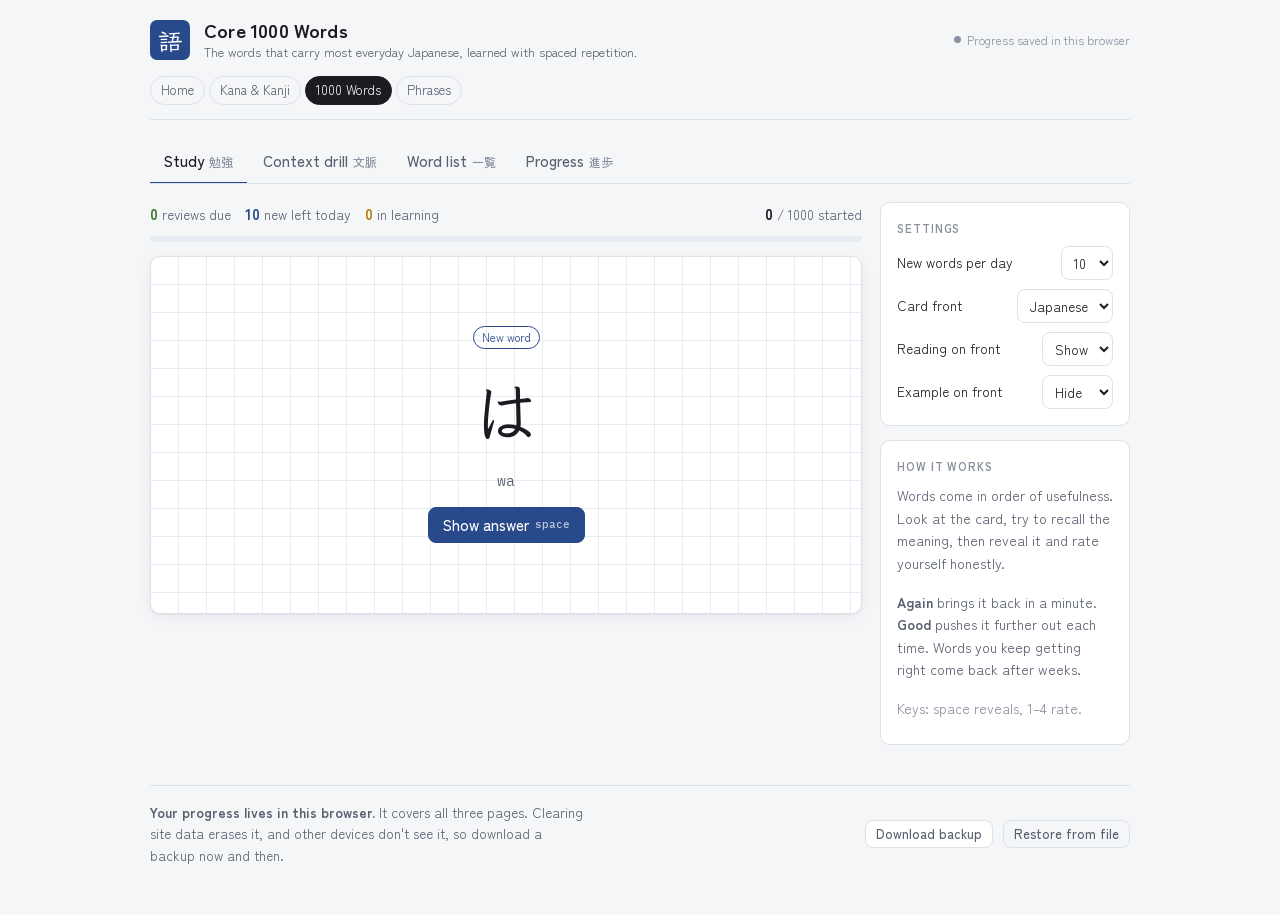
<file: docs/words.html>
<!doctype html>
<html lang="en">
<head>
<meta charset="utf-8">
<meta name="viewport" content="width=device-width,initial-scale=1,viewport-fit=cover">
<style>:root{color-scheme:light;padding-top:env(safe-area-inset-top,0px);padding-bottom:env(safe-area-inset-bottom,0px)}body{margin:0;font:14px/1.5 system-ui,sans-serif}img{max-width:100%}[hidden]{display:none!important}</style>
<title>Core 1000 Words</title>
<link rel="preconnect" href="https://fonts.googleapis.com">
<link rel="stylesheet" href="https://fonts.googleapis.com/css2?family=Klee+One:wght@400;600&family=Zen+Kaku+Gothic+New:wght@400;500;700&family=IBM+Plex+Mono:wght@400;500&display=swap">
<style>
/* Layout: one centered study column (max 980px) under a slim header; practice "stage" uses manuscript-paper (genkō yōshi) squares with practice-sheet cross guides. */
:root{
  --paper:#f5f6f8; --surface:#ffffff; --ink:#1a1c21; --ink-2:#596070; --ink-3:#8a90a0;
  --line:#dde1e8; --grid:#e8ebf1; --guide:#c9d0dc;
  --ai:#284a8a; --ai-ink:#ffffff; --ai-soft:#e5ebf6;
  --shu:#c63f2a; --shu-soft:#fbe8e4; --matcha:#3f7a33; --matcha-soft:#e5f1e0; --yamabuki:#b67f0c; --yamabuki-soft:#f8efd9;
  --f-glyph:"Klee One","Hiragino Mincho ProN","Yu Mincho",serif;
  --f-body:"Zen Kaku Gothic New","Hiragino Sans","Noto Sans JP","Yu Gothic",system-ui,sans-serif;
  --f-mono:"IBM Plex Mono",ui-monospace,"SF Mono",Menlo,monospace;
  --r:10px; --shadow:0 1px 2px rgb(20 30 60/.06),0 4px 16px rgb(20 30 60/.05);
}
@media (prefers-color-scheme: dark){:root:not([data-theme="light"]){
  --paper:#13151a; --surface:#1b1e25; --ink:#e7e9ee; --ink-2:#a3a9b6; --ink-3:#737a89;
  --line:#2b3039; --grid:#20242c; --guide:#353c48;
  --ai:#91b1f2; --ai-ink:#0f1830; --ai-soft:#212e48;
  --shu:#ff7b64; --shu-soft:#3a1f1b; --matcha:#8fca72; --matcha-soft:#1e3019; --yamabuki:#e8b84c; --yamabuki-soft:#33290f;
  --shadow:0 1px 2px rgb(0 0 0/.3),0 4px 16px rgb(0 0 0/.25); color-scheme:dark}}
:root[data-theme="dark"]{
  --paper:#13151a; --surface:#1b1e25; --ink:#e7e9ee; --ink-2:#a3a9b6; --ink-3:#737a89;
  --line:#2b3039; --grid:#20242c; --guide:#353c48;
  --ai:#91b1f2; --ai-ink:#0f1830; --ai-soft:#212e48;
  --shu:#ff7b64; --shu-soft:#3a1f1b; --matcha:#8fca72; --matcha-soft:#1e3019; --yamabuki:#e8b84c; --yamabuki-soft:#33290f;
  --shadow:0 1px 2px rgb(0 0 0/.3),0 4px 16px rgb(0 0 0/.25); color-scheme:dark}

*{box-sizing:border-box}
[hidden]{display:none!important}
body{background:var(--paper);color:var(--ink);font-family:var(--f-body);font-size:15px;line-height:1.6;
  padding-left:max(16px,env(safe-area-inset-left,0px));padding-right:max(16px,env(safe-area-inset-right,0px));padding-block:0 48px}
.wrap{max-width:980px;margin:0 auto}
button,input,select{font:inherit;color:inherit}
:focus-visible{outline:2px solid var(--ai);outline-offset:2px}
h1,h2,h3{text-wrap:balance;line-height:1.25;margin:0}
.muted{color:var(--ink-2)} .faint{color:var(--ink-3)}
.mono{font-family:var(--f-mono)}
.tnum{font-variant-numeric:tabular-nums}

/* header */
.top{display:flex;align-items:center;gap:14px;flex-wrap:wrap;padding-block:18px 14px;border-bottom:1px solid var(--line);margin-bottom:20px}
.seal{width:40px;height:40px;border-radius:7px;background:var(--ai);color:var(--ai-ink);display:grid;place-items:center;font-family:var(--f-glyph);font-size:24px;font-weight:600;flex:none}
.brand{display:flex;flex-direction:column;min-width:0}
.brand h1{font-size:19px;font-weight:700;letter-spacing:.01em}
.brand .sub{font-size:12.5px;color:var(--ink-2)}
.sync{margin-left:auto;font-size:12px;color:var(--ink-3);display:flex;align-items:center;gap:6px}
.sync i{width:7px;height:7px;border-radius:50%;background:var(--ink-3)}
.sync.on i{background:var(--matcha)}
.suite{display:flex;gap:4px;flex-wrap:wrap;width:100%;font-size:13px}
.suite a{color:var(--ink-2);text-decoration:none;padding:3px 10px;border-radius:999px;border:1px solid var(--line)}
.suite a:hover{color:var(--ink);border-color:var(--ink-3)}
.suite a.here{background:var(--ink);color:var(--paper);border-color:var(--ink)}

/* tabs */
.tabs{display:flex;gap:2px;border-bottom:1px solid var(--line);margin-bottom:18px;overflow-x:auto}
.tabs a{padding:9px 14px;text-decoration:none;color:var(--ink-2);font-weight:500;border-bottom:2px solid transparent;margin-bottom:-1px;white-space:nowrap}
.tabs a:hover{color:var(--ink)}
.tabs a.on{color:var(--ink);border-bottom-color:var(--ai)}
.tabs .jp{font-size:12px;color:var(--ink-3);margin-left:5px}

/* controls */
.btn{display:inline-flex;align-items:center;justify-content:center;gap:6px;border:1px solid var(--line);background:var(--surface);border-radius:8px;padding:8px 14px;cursor:pointer;font-weight:500;line-height:1.2}
.btn:hover{border-color:var(--ink-3)}
.btn.primary{background:var(--ai);border-color:var(--ai);color:var(--ai-ink)}
.btn.primary:hover{filter:brightness(1.08)}
.btn.ghost{background:transparent}
.btn.small{padding:5px 10px;font-size:13px}
.btn:disabled{opacity:.45;cursor:default}
.chips{display:flex;flex-wrap:wrap;gap:6px}
.chip{border:1px solid var(--line);background:var(--surface);border-radius:999px;padding:4px 11px;font-size:13px;cursor:pointer;line-height:1.4;user-select:none}
.chip:hover{border-color:var(--ink-3)}
.chip.on{background:var(--ai-soft);border-color:var(--ai);color:var(--ink)}
.chip .n{color:var(--ink-3);font-size:11.5px;margin-left:4px}
input[type=text],input[type=search],select{border:1px solid var(--line);background:var(--surface);border-radius:8px;padding:8px 11px;min-width:0}
input[type=search]{width:100%}
.row{display:flex;gap:10px;align-items:center;flex-wrap:wrap}
.spacer{flex:1}
.label{font-size:11.5px;letter-spacing:.08em;text-transform:uppercase;color:var(--ink-3);font-weight:700}
.panel{background:var(--surface);border:1px solid var(--line);border-radius:var(--r);padding:16px}
.say{border:none;background:transparent;cursor:pointer;color:var(--ai);padding:2px 4px;border-radius:6px;display:inline-flex;align-items:center;vertical-align:middle}
.say:hover{background:var(--ai-soft)}
.say svg{width:17px;height:17px}
.no-audio .say{display:none!important}

/* stage: manuscript paper */
.stage{position:relative;border:1px solid var(--line);border-radius:var(--r);background-color:var(--surface);
  background-image:linear-gradient(var(--grid) 1px,transparent 1px),linear-gradient(90deg,var(--grid) 1px,transparent 1px);
  background-size:28px 28px;background-position:-1px -1px;padding:28px 20px;box-shadow:var(--shadow)}
.sq{position:relative;display:grid;place-items:center;margin:0 auto;background:var(--surface);border:1.5px solid var(--guide);border-radius:4px}
.sq::before,.sq::after{content:"";position:absolute;pointer-events:none}
.sq::before{left:50%;top:6%;bottom:6%;border-left:1px dashed var(--guide)}
.sq::after{top:50%;left:6%;right:6%;border-top:1px dashed var(--guide)}
.glyph{font-family:var(--f-glyph);font-weight:600;line-height:1;position:relative;z-index:1}

/* grade buttons */
.grades{display:grid;grid-template-columns:repeat(4,1fr);gap:8px}
.grade{border:1px solid var(--line);border-radius:9px;background:var(--surface);padding:9px 6px;cursor:pointer;display:flex;flex-direction:column;align-items:center;gap:1px;font-weight:600}
.grade small{font-weight:400;font-size:11.5px;color:var(--ink-3)}
.grade kbd{font-family:var(--f-mono);font-size:10.5px;color:var(--ink-3);font-weight:400}
.grade.g0{color:var(--shu)} .grade.g0:hover{background:var(--shu-soft);border-color:var(--shu)}
.grade.g1{color:var(--yamabuki)} .grade.g1:hover{background:var(--yamabuki-soft);border-color:var(--yamabuki)}
.grade.g2{color:var(--matcha)} .grade.g2:hover{background:var(--matcha-soft);border-color:var(--matcha)}
.grade.g3{color:var(--ai)} .grade.g3:hover{background:var(--ai-soft);border-color:var(--ai)}

/* example sentences */
.ex{border-left:2px solid var(--line);padding:2px 0 2px 12px;display:flex;flex-direction:column;gap:1px}
.ex .jp{font-size:16.5px}
.ex .rd{font-size:13.5px;color:var(--ink-2)}
.ex .en{font-size:13.5px;color:var(--ink-2);font-style:italic}
mark{background:var(--yamabuki-soft);color:inherit;border-radius:3px;padding:0 2px;box-shadow:inset 0 -2px 0 var(--yamabuki)}
ruby rt{font-size:.5em;color:var(--ink-2);font-family:var(--f-body);font-weight:400}

.pill{display:inline-block;font-size:11.5px;padding:1px 8px;border-radius:999px;border:1px solid var(--line);color:var(--ink-2);white-space:nowrap;line-height:1.6}
.pill.new{color:var(--ai);border-color:var(--ai)}
.pill.learning{color:var(--yamabuki);border-color:var(--yamabuki)}
.pill.young{color:var(--matcha);border-color:var(--matcha)}
.pill.known{background:var(--matcha);color:var(--surface);border-color:var(--matcha)}
.toast{position:fixed;left:50%;bottom:calc(20px + env(safe-area-inset-bottom,0px));transform:translateX(-50%);background:var(--ink);color:var(--paper);padding:8px 16px;border-radius:999px;font-size:13.5px;z-index:50;opacity:0;transition:opacity .2s;pointer-events:none}
.toast.show{opacity:1}
.empty{padding:36px 16px;text-align:center;color:var(--ink-2)}
@media (prefers-reduced-motion: reduce){*{transition:none!important;animation:none!important}}
@media (max-width:560px){.grades{grid-template-columns:repeat(2,1fr)}.tabs a{padding:9px 10px}}
.backup{margin-top:40px;padding-top:16px;border-top:1px solid var(--line);display:flex;gap:12px 20px;align-items:center;justify-content:space-between;flex-wrap:wrap;font-size:13.5px;color:var(--ink-2)}
.backup>div:first-child{max-width:62ch}
.no-audio .audio-only{display:none!important}

.layout{display:grid;grid-template-columns:minmax(0,1fr) 250px;gap:18px;align-items:start}
@media (max-width:820px){.layout{grid-template-columns:minmax(0,1fr)}}
.side{display:flex;flex-direction:column;gap:14px}
.side .panel{display:flex;flex-direction:column;gap:9px}
.side label{display:flex;align-items:center;justify-content:space-between;gap:8px;font-size:13.5px}
.side select{padding:5px 8px}
.counts{display:flex;gap:14px;flex-wrap:wrap;font-size:13.5px;color:var(--ink-2);margin-bottom:10px;align-items:center}
.counts b{color:var(--ink);font-variant-numeric:tabular-nums;font-size:15px}
.counts .c-due b{color:var(--matcha)} .counts .c-new b{color:var(--ai)} .counts .c-learn b{color:var(--yamabuki)}
.card{display:flex;flex-direction:column;align-items:center;gap:14px;text-align:center;min-height:300px;justify-content:center}
.card .word{font-family:var(--f-glyph);font-weight:600;font-size:min(68px,15vw);line-height:1.35;word-break:keep-all}
.card .word ruby rt{font-size:.36em;color:var(--ink-2)}
.card .meaning{font-size:24px;font-weight:700;line-height:1.3}
.card .front-en{font-size:min(30px,7vw);font-weight:700}
.card .ro{font-family:var(--f-mono);color:var(--ink-2);font-size:15px}
.back{display:flex;flex-direction:column;gap:12px;width:100%;max-width:600px;text-align:left}
.back .head{display:flex;flex-direction:column;align-items:center;gap:4px;text-align:center}
.forms{display:flex;flex-wrap:wrap;gap:6px;justify-content:center}
.forms span{font-size:13px;border:1px solid var(--line);border-radius:6px;padding:1px 8px;background:var(--surface)}
.forms span em{font-style:normal;color:var(--ink-3);font-size:11px;margin-right:4px}
.note{font-size:14px;color:var(--ink-2);background:var(--paper);border-radius:8px;padding:8px 12px}
.frontex{font-size:15px;color:var(--ink-2);max-width:520px}
.meta{display:flex;gap:6px;justify-content:center;flex-wrap:wrap}
.today{height:6px;border-radius:3px;background:var(--grid);overflow:hidden;margin-bottom:14px}
.today i{display:block;height:100%;background:var(--ai);transition:width .3s}
/* drill */
.drill{display:flex;flex-direction:column;align-items:center;gap:16px;text-align:center;padding:10px 0}
.drill .sent{font-size:min(26px,6vw);line-height:1.7}
.drill .sent2{font-size:16px;color:var(--ink-2)}
.opts{display:grid;grid-template-columns:repeat(2,minmax(0,1fr));gap:10px;width:min(520px,100%)}
.opt{border:1px solid var(--line);background:var(--surface);border-radius:10px;padding:12px;cursor:pointer;font-size:15px;text-align:center}
.opt:hover{border-color:var(--ink-3)}
.opt.ok{border-color:var(--matcha);background:var(--matcha-soft)}
.opt.bad{border-color:var(--shu);background:var(--shu-soft)}
.fb{min-height:48px;font-size:15px}
/* browse */
.filters{display:flex;flex-direction:column;gap:10px;margin-bottom:14px}
.list{display:flex;flex-direction:column;border:1px solid var(--line);border-radius:var(--r);background:var(--surface);overflow:hidden}
.item{border-top:1px solid var(--line)}
.item:first-child{border-top:none}
.item>button{all:unset;box-sizing:border-box;display:grid;grid-template-columns:44px minmax(90px,170px) minmax(0,1fr) auto;gap:12px;align-items:center;width:100%;padding:9px 14px;cursor:pointer}
.item>button:hover{background:var(--paper)}
.item>button:focus-visible{outline:2px solid var(--ai);outline-offset:-2px}
.item .n{font-size:12px;color:var(--ink-3);font-variant-numeric:tabular-nums}
.item .w{font-size:19px;line-height:1.5}
.item .w ruby rt{font-size:.55em}
.item .m{font-size:14px;min-width:0;overflow:hidden;text-overflow:ellipsis;white-space:nowrap}
.item .m .ro{font-family:var(--f-mono);font-size:12.5px;color:var(--ink-3);margin-right:8px}
.item .detail{padding:4px 14px 16px 70px;display:flex;flex-direction:column;gap:10px}
@media (max-width:560px){.item>button{grid-template-columns:minmax(80px,auto) minmax(0,1fr) auto}.item .n{display:none}.item .detail{padding-left:14px}}
.pager{display:flex;gap:4px;flex-wrap:wrap}
.pager button{min-width:34px;padding:4px 6px;border:1px solid var(--line);background:var(--surface);border-radius:6px;cursor:pointer;font-size:12.5px;font-variant-numeric:tabular-nums}
.pager button.on{background:var(--ink);color:var(--paper);border-color:var(--ink)}
/* progress */
.kpis{display:grid;grid-template-columns:repeat(4,minmax(0,1fr));gap:10px;margin-bottom:18px}
@media (max-width:560px){.kpis{grid-template-columns:repeat(2,minmax(0,1fr))}}
.kpi{background:var(--surface);border:1px solid var(--line);border-radius:var(--r);padding:12px 14px}
.kpi b{display:block;font-size:26px;font-variant-numeric:tabular-nums;line-height:1.2}
.kpi span{font-size:12px;color:var(--ink-3)}
.mosaic{display:grid;grid-template-columns:repeat(50,minmax(0,1fr));gap:2px;margin:8px 0 6px}
@media (max-width:640px){.mosaic{grid-template-columns:repeat(25,minmax(0,1fr))}}
.mosaic button{all:unset;aspect-ratio:1;border-radius:2px;background:var(--grid);cursor:pointer}
.mosaic button:focus-visible{outline:2px solid var(--ai)}
.mosaic .learning{background:var(--yamabuki)} .mosaic .young{background:color-mix(in srgb,var(--matcha) 55%,var(--grid))} .mosaic .known{background:var(--matcha)}
.legend{display:flex;gap:14px;flex-wrap:wrap;font-size:12.5px;color:var(--ink-2)}
.legend i{display:inline-block;width:10px;height:10px;border-radius:2px;margin-right:5px;vertical-align:-1px}
.forecast{display:grid;grid-template-columns:repeat(7,minmax(0,1fr));gap:8px;align-items:end;height:120px;margin-top:8px}
.forecast div{display:flex;flex-direction:column;align-items:center;justify-content:flex-end;gap:4px;height:100%;font-size:12px;color:var(--ink-2)}
.forecast i{display:block;width:70%;background:var(--ai);border-radius:3px 3px 0 0;min-height:2px}
.forecast b{font-weight:500;color:var(--ink);font-variant-numeric:tabular-nums}
.how{font-size:14px;color:var(--ink-2);max-width:68ch}
.how p{margin:0 0 8px}
</style>
</head>
<body>
<div class="wrap">
  <header class="top">
    <div class="seal" aria-hidden="true">語</div>
    <div class="brand"><h1>Core 1000 Words</h1><span class="sub">The words that carry most everyday Japanese, learned with spaced repetition.</span></div>
    <div class="sync"><i></i><span>Loading progress…</span></div>
    <nav class="suite" id="suite"></nav>
  </header>
  <nav class="tabs">
    <a href="#study">Study<span class="jp">勉強</span></a>
    <a href="#drill">Context drill<span class="jp">文脈</span></a>
    <a href="#browse">Word list<span class="jp">一覧</span></a>
    <a href="#progress">Progress<span class="jp">進歩</span></a>
  </nav>

  <section id="view-study" class="layout">
    <div>
      <div class="counts" id="counts"></div>
      <div class="today" title="Today's new words"><i id="todayBar" style="width:0"></i></div>
      <div class="stage"><div class="card" id="card"></div></div>
    </div>
    <aside class="side">
      <div class="panel">
        <span class="label">Settings</span>
        <label for="cNew">New words per day <select id="cNew"><option>5</option><option>10</option><option>15</option><option>20</option><option>30</option><option>50</option></select></label>
        <label for="cDir">Card front <select id="cDir"><option value="jp">Japanese</option><option value="en">English</option><option value="mix">Mixed</option></select></label>
        <label for="cRead">Reading on front <select id="cRead"><option value="1">Show</option><option value="0">Hide</option></select></label>
        <label for="cEx">Example on front <select id="cEx"><option value="0">Hide</option><option value="1">Show</option></select></label>
        <label for="cAuto" class="audio-only">Play audio on reveal <select id="cAuto"><option value="1">On</option><option value="0">Off</option></select></label>
      </div>
      <div class="panel how">
        <span class="label">How it works</span>
        <p>Words come in order of usefulness. Look at the card, try to recall the meaning, then reveal it and rate yourself honestly.</p>
        <p><b>Again</b> brings it back in a minute. <b>Good</b> pushes it further out each time. Words you keep getting right come back after weeks.</p>
        <p class="faint">Keys: space reveals, 1–4 rate.</p>
      </div>
    </aside>
  </section>

  <section id="view-drill" hidden>
    <div class="row" style="margin-bottom:12px">
      <span class="muted" style="font-size:14px">Real sentences. Work out what the highlighted word means from context.</span><span class="spacer"></span>
      <select id="dPool" aria-label="Words to drill"><option value="seen">Words I've studied</option><option value="100">First 100 words</option><option value="300">First 300 words</option><option value="all">All 1000</option></select>
    </div>
    <div class="stage"><div class="drill" id="drill"></div></div>
  </section>

  <section id="view-browse" hidden>
    <div class="filters">
      <input type="search" id="q" placeholder="Search Japanese, romaji or English…" aria-label="Search words">
      <div class="chips" id="gChips"></div>
      <div class="chips" id="sChips"></div>
      <div class="row"><span class="label">Sets of 50</span><div class="pager" id="pager"></div></div>
    </div>
    <div class="list" id="list"></div>
  </section>

  <section id="view-progress" hidden>
    <div class="kpis" id="kpis"></div>
    <div class="panel" style="margin-bottom:16px">
      <div class="row"><span class="label">All 1000 words, in learning order</span><span class="spacer"></span>
        <div class="legend"><span><i style="background:var(--grid)"></i>Not started</span><span><i style="background:var(--yamabuki)"></i>Learning</span><span><i style="background:color-mix(in srgb,var(--matcha) 55%,var(--grid))"></i>Reviewing</span><span><i style="background:var(--matcha)"></i>Known (3+ weeks)</span></div></div>
      <div class="mosaic" id="mosaic"></div>
      <span class="faint" style="font-size:12.5px">Each row is one set of 50. Tap a square to look the word up.</span>
    </div>
    <div class="panel">
      <span class="label">Reviews due over the next 7 days</span>
      <div class="forecast" id="forecast"></div>
    </div>
  </section>
</div>

<script>
/* ---------- shared core: storage, audio, SRS, helpers ---------- */
const PAGES = true; // build.py --pages flips this: standalone site, no audio, backup controls
const DAY = 86400000;
const $ = (s, r = document) => r.querySelector(s);
const $$ = (s, r = document) => [...r.querySelectorAll(s)];
const esc = s => String(s ?? "").replace(/[&<>"']/g, c => ({ "&": "&amp;", "<": "&lt;", ">": "&gt;", '"': "&quot;", "'": "&#39;" }[c]));
const shuffle = a => { a = a.slice(); for (let i = a.length - 1; i > 0; i--) { const j = Math.floor(Math.random() * (i + 1)); [a[i], a[j]] = [a[j], a[i]]; } return a; };
const todayKey = () => { const d = new Date(); return d.getFullYear() + "-" + String(d.getMonth() + 1).padStart(2, "0") + "-" + String(d.getDate()).padStart(2, "0"); };
const isKana = s => /^[぀-ヿー\s・〜ー!?！？。、]*$/.test(s);
function ruby(w, r) {
  if (!r || w === r || isKana(w)) return esc(w);
  return `<ruby>${esc(w)}<rt>${esc(r)}</rt></ruby>`;
}
const SPEAK_ICON = '<svg viewBox="0 0 24 24" fill="none" stroke="currentColor" stroke-width="2" stroke-linecap="round" stroke-linejoin="round" aria-hidden="true"><path d="M11 5 6 9H3v6h3l5 4z"/><path d="M15.5 8.5a5 5 0 0 1 0 7"/><path d="M18.5 5.5a9 9 0 0 1 0 13"/></svg>';
const sayBtn = (text, label = "Play audio") => PAGES ? "" : `<button class="say" type="button" data-say="${esc(text)}" aria-label="${esc(label)}" title="Listen">${SPEAK_ICON}</button>`;

function toast(msg) {
  let t = $(".toast"); if (!t) { t = document.createElement("div"); t.className = "toast"; document.body.appendChild(t); }
  t.textContent = msg; t.classList.add("show"); clearTimeout(t._h); t._h = setTimeout(() => t.classList.remove("show"), 1800);
}

/* ---- persistence: account-synced db doc (private per viewer) with browser fallback ---- */
const LS = {
  get(k) { try { return JSON.parse(localStorage.getItem(k)); } catch (e) { return null; } },
  set(k, v) { try { localStorage.setItem(k, JSON.stringify(v)); } catch (e) { } }
};
const withTimeout = (p, ms) => Promise.race([p, new Promise(r => setTimeout(() => r(null), ms))]);
const dbConn = (async () => {
  try {
    if (!window.claude || !window.claude.use) return null;
    const [db, user] = await Promise.all([claude.use("db"), claude.use("user")]);
    if (!db || !user) return null;
    const id = await withTimeout(user.id(), 10000);
    return id ? { db, id } : null;
  } catch (e) { return null; }
})();
function setSync(on) { const el = $(".sync"); if (!el) return; el.classList.toggle("on", on); $("span", el).textContent = on ? "Progress synced to your account" : "Progress saved in this browser"; }

function makeStore(key, onLoad) {
  const lsKey = "jpstudy:" + key;
  const s = { data: LS.get(lsKey) || {}, ref: null };
  let writing = false, again = false, timer = null;
  async function flush() {
    timer = null;
    if (!s.ref) return;
    if (writing) { again = true; return; }
    writing = true;
    try { await s.ref.set(JSON.parse(JSON.stringify(s.data))); }
    catch (e) { if (e && (e.code === "invalid_argument" || e.code === "revoked" || e.code === "not_granted")) { s.ref = null; setSync(false); } }
    writing = false;
    if (again) { again = false; flush(); }
  }
  s.save = () => {
    s.data._t = Date.now();
    LS.set(lsKey, s.data);
    if (s.ref) { clearTimeout(timer); timer = setTimeout(flush, 1200); }
  };
  document.addEventListener("visibilitychange", () => { if (document.hidden && timer) { clearTimeout(timer); flush(); } });
  s.ready = (async () => {
    const c = await dbConn;
    if (!c) { setSync(false); return; }
    try {
      const ref = c.db.doc("data/users/" + c.id + "/" + key);
      const snap = await withTimeout(ref.get(), 10000);
      if (!snap) { setSync(false); return; }
      s.ref = ref; setSync(true);
      if (snap.exists) {
        const remote = snap.data();
        if ((remote._t || 0) >= (s.data._t || 0)) { s.data = JSON.parse(JSON.stringify(remote)); LS.set(lsKey, s.data); onLoad && onLoad(); }
        else flush();
      } else if (s.data._t) flush();
    } catch (e) { setSync(false); }
  })();
  return s;
}

/* ---- audio: Claude voice when available, else the browser's Japanese voice ---- */
const Speech = PAGES ? (document.documentElement.classList.add("no-audio"), { speak() { }, available: () => false }) : (() => {
  let tts = null, ttsOff = false, jaVoice = null, settled = false;
  const synth = "speechSynthesis" in window ? window.speechSynthesis : null;
  function pickVoice() { if (!synth) return; const vs = synth.getVoices(); jaVoice = vs.find(v => /^ja(-|_|$)/i.test(v.lang)) || null; refresh(); }
  if (synth) { pickVoice(); synth.onvoiceschanged = pickVoice; }
  const ready = (window.claude && window.claude.use) ? claude.use("tts").catch(() => null) : Promise.resolve(null);
  ready.then(t => { tts = t; refresh(); });
  setTimeout(() => { settled = true; refresh(); }, 2500);
  function available() { return (tts && !ttsOff) || !!jaVoice; }
  function refresh() { if (settled || tts || jaVoice) document.documentElement.classList.toggle("no-audio", !available()); }
  function speak(text, rate = 0.9) {
    if (!text) return;
    if (tts && !ttsOff) {
      tts.speak(text, { language: "ja", rate }).catch(e => {
        if (e && (e.code === "not_granted" || e.code === "unavailable")) { ttsOff = true; tts = null; refresh(); }
      });
      return;
    }
    if (synth && jaVoice) {
      synth.cancel(); const u = new SpeechSynthesisUtterance(text); u.voice = jaVoice; u.lang = jaVoice.lang; u.rate = rate; synth.speak(u);
    }
  }
  document.addEventListener("click", e => { const b = e.target.closest("[data-say]"); if (b) { e.stopPropagation(); speak(b.dataset.say); } }, true);
  return { speak, available };
})();

/* ---- spaced repetition (SM-2 style, with short learning steps) ---- */
const SRS = {
  status(c) { if (!c) return "new"; if (c.i === 0) return "learning"; return c.i >= 21 ? "known" : "young"; },
  grade(c, g, now = Date.now()) {
    c = c ? { ...c } : { i: 0, e: 2.5, r: 0, l: 0, st: 0 };
    if (c.i === 0) {
      if (g === 0) { c.st = 0; c.d = now + 60e3; }
      else if (g === 1) { c.d = now + 5 * 60e3; }
      else if (g === 2) { if (c.st >= 1) { c.i = 1; c.d = now + DAY; } else { c.st = 1; c.d = now + 10 * 60e3; } }
      else { c.i = 4; c.d = now + 4 * DAY; }
    } else {
      if (g === 0) { c.l++; c.e = Math.max(1.3, c.e - 0.2); c.i = 0; c.st = 0; c.d = now + 10 * 60e3; }
      else {
        if (g === 1) { c.e = Math.max(1.3, c.e - 0.15); c.i = Math.max(1, c.i * 1.2); }
        else if (g === 2) c.i = c.i * c.e;
        else { c.e += 0.15; c.i = c.i * c.e * 1.3; }
        c.i = Math.round(c.i * 10) / 10; c.d = now + c.i * DAY;
      }
    }
    c.r++; return c;
  },
  preview(c, g) { const now = Date.now(); const n = SRS.grade(c, g, now); return SRS.fmt(n.d - now); },
  fmt(ms) {
    const m = ms / 60e3; if (m < 1.5) return "<1 min"; if (m < 60) return Math.round(m) + " min";
    const d = ms / DAY; if (d < 1) return Math.round(m / 60) + " h"; if (d < 30) return Math.round(d) + (Math.round(d) === 1 ? " day" : " days");
    if (d < 365) return Math.round(d / 30) + " mo"; return (d / 365).toFixed(1) + " yr";
  },
  known() { const now = Date.now(); return { i: 30, e: 2.6, r: 1, l: 0, st: 1, d: now + 30 * DAY }; }
};

/* ---- hash tabs ---- */
function hashTabs(views, start, onShow) {
  function show() {
    const h = location.hash.slice(1); const v = views.includes(h) ? h : start;
    views.forEach(n => { const el = document.getElementById("view-" + n); if (el) el.hidden = n !== v; });
    $$(".tabs a").forEach(a => a.classList.toggle("on", a.getAttribute("href") === "#" + v));
    onShow && onShow(v);
  }
  window.addEventListener("hashchange", show); show();
}

/* ---- choose the next card: due reviews, then new, then learning cards coming up soon ---- */
function pickNext(items, cards, { id, newLeft, lastId }) {
  const now = Date.now(); const due = [], ahead = []; let fresh = null;
  for (const it of items) {
    const k = id(it), c = cards[k];
    if (!c) { if (!fresh && newLeft > 0) fresh = it; continue; }
    if (c.d <= now) due.push([c.d, it]); else if (c.i === 0 && c.d <= now + 20 * 60e3) ahead.push([c.d, it]);
  }
  due.sort((a, b) => a[0] - b[0]); ahead.sort((a, b) => a[0] - b[0]);
  const order = [...due.map(x => [x[1], "due"]), ...(fresh ? [[fresh, "new"]] : []), ...ahead.map(x => [x[1], "ahead"])];
  if (!order.length) return null;
  const pick = order.find(o => id(o[0]) !== lastId) || order[0];
  return { it: pick[0], kind: pick[1] };
}
function srsCounts(items, cards, id) {
  const now = Date.now(); let due = 0, learning = 0, fresh = 0;
  for (const it of items) { const c = cards[id(it)]; if (!c) fresh++; else if (c.d <= now) { due++; } else if (c.i === 0) learning++; }
  return { due, learning, fresh };
}

/* ---- standalone site: ask the browser to keep our data, and offer backup / restore ---- */
if (PAGES) {
  try { navigator.storage && navigator.storage.persist && navigator.storage.persist(); } catch (e) { }
  const PREFIX = "jpstudy:";
  function exportProgress() {
    const out = { app: "learn-japanese", version: 1, exported: new Date().toISOString(), data: {} };
    try { for (let i = 0; i < localStorage.length; i++) { const k = localStorage.key(i); if (k.startsWith(PREFIX)) out.data[k] = JSON.parse(localStorage.getItem(k)); } } catch (e) { }
    if (!Object.keys(out.data).length) { toast("Nothing to back up yet"); return; }
    const a = document.createElement("a");
    a.href = URL.createObjectURL(new Blob([JSON.stringify(out)], { type: "application/json" }));
    a.download = "japanese-progress-" + todayKey() + ".json";
    document.body.appendChild(a); a.click(); a.remove(); setTimeout(() => URL.revokeObjectURL(a.href), 1000);
    toast("Backup downloaded");
  }
  function importProgress(file) {
    const r = new FileReader();
    r.onload = () => {
      try {
        const j = JSON.parse(r.result);
        if (j.app !== "learn-japanese" || !j.data || typeof j.data !== "object") throw new Error("not a backup");
        const keys = Object.keys(j.data).filter(k => k.startsWith(PREFIX));
        if (!keys.length) throw new Error("empty");
        keys.forEach(k => localStorage.setItem(k, JSON.stringify(j.data[k])));
        toast("Progress restored"); setTimeout(() => location.reload(), 700);
      } catch (e) { toast("That file isn't a progress backup from these pages"); }
    };
    r.readAsText(file);
  }
  document.addEventListener("DOMContentLoaded", () => {
    const wrap = $(".wrap"); if (!wrap) return;
    const f = document.createElement("footer"); f.className = "backup";
    f.innerHTML = `<div><b>Your progress lives in this browser.</b> It covers all three pages. Clearing site data erases it, and other devices don't see it, so download a backup now and then.</div>
      <div class="row"><button class="btn small" type="button" id="bkExport">Download backup</button><label class="btn small ghost" for="bkImport">Restore from file</label><input type="file" id="bkImport" accept="application/json,.json" hidden></div>`;
    wrap.appendChild(f);
    $("#bkExport").onclick = exportProgress;
    $("#bkImport").onchange = e => { const file = e.target.files[0]; if (file) importProgress(file); e.target.value = ""; };
  });
}

const WORDS = [{"w":"は","r":"は","ro":"wa","m":"topic marker: 'as for X' (written は, pronounced \"wa\")","pos":"particle","t":1,"ex":[{"jp":"私は学生です。","rd":"わたし は がくせい です。","en":"I am a student."},{"jp":"これは何ですか。","rd":"これ は なん です か。","en":"What is this?"}],"n":"Marks what the sentence is about, not always the grammatical subject. Never pronounced \"ha\" as a particle.","g":"function","id":0},{"w":"大きい","r":"おおきい","ro":"ookii","m":"big, large","pos":"i-adj","f":{"neg":"大きくない","past":"大きかった"},"t":1,"ex":[{"jp":"この犬は大きいです。","rd":"この いぬは おおきいです。","en":"This dog is big."},{"jp":"大きい声で言って！","rd":"おおきい こえで いって！","en":"Say it in a loud voice!"}],"g":"describe","id":1},{"w":"ある","r":"ある","ro":"aru","m":"to exist; to have (things)","pos":"verb","vt":"u","f":{"masu":"あります","te":"あって","nai":"ない","ta":"あった"},"t":1,"ex":[{"jp":"机の上に本があります。","rd":"つくえ の うえ に ほん が あります。","en":"There is a book on the desk."},{"jp":"今日は時間がない！","rd":"きょう は じかん が ない！","en":"I don't have time today!"}],"n":"Negative is ない (not あらない). Use いる for people and animals.","g":"verb","id":2},{"w":"人","r":"ひと","ro":"hito","m":"person; people","pos":"noun","c":"people","t":1,"ex":[{"jp":"あの人は誰ですか。","rd":"あの ひと は だれ です か。","en":"Who is that person?"},{"jp":"優しい人が好きです。","rd":"やさしい ひと が すき です。","en":"I like kind people."}],"n":"Also read ニン/ジン in compounds, e.g. 日本人 (にほんじん).","g":"thing","id":3},{"w":"が","r":"が","ro":"ga","m":"subject marker; highlights new/specific info; marks the thing liked/wanted/understood","pos":"particle","t":1,"ex":[{"jp":"猫が好きです。","rd":"ねこ が すき です。","en":"I like cats."},{"jp":"誰が来ましたか。","rd":"だれ が きました か。","en":"Who came?"}],"n":"Use が with question words (誰が) and with 好き/分かる/できる/ほしい. Also means 'but' at the end of a polite clause (ですが).","g":"function","id":4},{"w":"気","r":"き","ro":"ki","m":"spirit; mind; attention; feeling","pos":"noun","c":"feelings","t":1,"ex":[{"jp":"気をつけてね。","rd":"きを つけてね。","en":"Take care."},{"jp":"その話、気になる!","rd":"その はなし、きに なる!","en":"I'm curious about that story!"}],"n":"Many set phrases: 気をつけて (be careful), 気になる (it bothers/intrigues me), 気にしない (don't mind), 元気 (healthy).","g":"idea","id":5},{"w":"を","r":"を","ro":"o","m":"object marker: the thing the action is done to (written を, pronounced \"o\")","pos":"particle","t":1,"ex":[{"jp":"水を飲む。","rd":"みず を のむ。","en":"I drink water."},{"jp":"アニメを見ます。","rd":"アニメ を みます。","en":"I watch anime."}],"n":"Used only as a particle.","g":"function","id":6},{"w":"小さい","r":"ちいさい","ro":"chiisai","m":"small, little","pos":"i-adj","f":{"neg":"小さくない","past":"小さかった"},"t":1,"ex":[{"jp":"部屋が小さいですね。","rd":"へやが ちいさいですね。","en":"The room is small, isn't it."},{"jp":"小さい頃、猫を飼っていた。","rd":"ちいさい ころ、ねこを かっていた。","en":"When I was little, I had a cat."}],"g":"describe","id":7},{"w":"いる","r":"いる","ro":"iru","m":"to exist; to be (people, animals)","pos":"verb","vt":"ru","f":{"masu":"います","te":"いて","nai":"いない","ta":"いた"},"t":1,"ex":[{"jp":"教室に先生がいます。","rd":"きょうしつ に せんせい が います。","en":"The teacher is in the classroom."},{"jp":"妹は家にいない。","rd":"いもうと は いえ に いない。","en":"My little sister isn't home."}],"n":"For living things; ある is for objects. Also the い in 〜ている.","g":"verb","id":8},{"w":"男","r":"おとこ","ro":"otoko","m":"man; male","pos":"noun","c":"people","t":1,"ex":[{"jp":"あの男は怪しい。","rd":"あの おとこ は あやしい。","en":"That man is suspicious."},{"jp":"男と女は違う。","rd":"おとこ と おんな は ちがう。","en":"Men and women are different."}],"g":"thing","id":9},{"w":"に","r":"に","ro":"ni","m":"at (a time), to (destination), in/at (where something exists), to (a person), for (purpose)","pos":"particle","t":1,"ex":[{"jp":"七時に起きます。","rd":"しちじ に おきます。","en":"I wake up at seven."},{"jp":"学校に行く。","rd":"がっこう に いく。","en":"I go to school."}],"n":"Core uses: time (7時に), destination (学校に), existence (ここにいる), recipient (友達に).","g":"function","id":10},{"w":"心","r":"こころ","ro":"kokoro","m":"heart; mind; spirit","pos":"noun","c":"feelings","t":1,"ex":[{"jp":"心が痛い。","rd":"こころが いたい。","en":"My heart hurts."},{"jp":"あの人は心が広い。","rd":"あの ひとは こころが ひろい。","en":"That person is big-hearted."}],"n":"Poetic 'heart' used a lot in songs; 心 is the inner self, not the organ (心臓).","g":"idea","id":11},{"w":"で","r":"で","ro":"de","m":"at/in (where an action happens), by/with (means or tool), because of","pos":"particle","t":1,"ex":[{"jp":"駅で会おう。","rd":"えき で あおう。","en":"Let's meet at the station."},{"jp":"バスで行きます。","rd":"バス で いきます。","en":"I go by bus."}],"n":"で = place of action; に = place of existence. Also the te-form of だ.","g":"function","id":12},{"w":"いい","r":"いい","ro":"ii","m":"good, nice, fine","pos":"i-adj","f":{"neg":"よくない","past":"よかった"},"t":1,"ex":[{"jp":"今日はいい天気だね。","rd":"きょうは いい てんきだね。","en":"Nice weather today, huh."},{"jp":"それはよくないと思う。","rd":"それは よくないと おもう。","en":"I don't think that's good."}],"n":"Also written 良い. Irregular: conjugates from よ- (よくない, よかった). 'いいよ' = 'OK / sure'.","g":"describe","id":13},{"w":"する","r":"する","ro":"suru","m":"to do","pos":"verb","vt":"irr","f":{"masu":"します","te":"して","nai":"しない","ta":"した"},"t":1,"ex":[{"jp":"毎日、何をしますか。","rd":"まいにち なに を しますか。","en":"What do you do every day?"},{"jp":"宿題はもうした？","rd":"しゅくだい は もう した？","en":"Did you already do your homework?"}],"n":"Attach to nouns to make verbs: 勉強する, 電話する.","g":"verb","id":14},{"w":"女","r":"おんな","ro":"onna","m":"woman; female","pos":"noun","c":"people","t":1,"ex":[{"jp":"女の人が歩いている。","rd":"おんな の ひと が あるいて いる。","en":"A woman is walking."},{"jp":"彼女は強い女だ。","rd":"かのじょ は つよい おんな だ。","en":"She is a strong woman."}],"n":"Can sound blunt on its own; 女の人 or 女性 is politer.","g":"thing","id":15},{"w":"と","r":"と","ro":"to","m":"and (complete list); with (someone); quote marker","pos":"particle","t":1,"ex":[{"jp":"友達と話す。","rd":"ともだち と はなす。","en":"I talk with a friend."},{"jp":"犬と猫がいます。","rd":"いぬ と ねこ が います。","en":"There are a dog and a cat."}],"n":"Quote: 「行く」と言った = said 'I'm going'. Also 'if/when' after a plain verb.","g":"function","id":16},{"w":"悪い","r":"わるい","ro":"warui","m":"bad; (my) fault","pos":"i-adj","f":{"neg":"悪くない","past":"悪かった"},"t":1,"ex":[{"jp":"ごめん、私が悪かった。","rd":"ごめん、わたしが わるかった。","en":"Sorry, it was my fault."},{"jp":"悪い人じゃないよ。","rd":"わるい ひとじゃ ないよ。","en":"He's not a bad person."}],"n":"Casual 'わるい!' alone means 'my bad / sorry'.","g":"describe","id":17},{"w":"も","r":"も","ro":"mo","m":"also, too; (with negative) not even, neither","pos":"particle","t":1,"ex":[{"jp":"私も行く。","rd":"わたし も いく。","en":"I'm going too."},{"jp":"何も食べていない。","rd":"なにも たべて いない。","en":"I haven't eaten anything."}],"n":"Replaces は/が/を. 何も / 誰も + negative = nothing / no one.","g":"function","id":18},{"w":"来る","r":"くる","ro":"kuru","m":"to come","pos":"verb","vt":"irr","f":{"masu":"来ます","te":"来て","nai":"来ない","ta":"来た"},"t":1,"ex":[{"jp":"友達が家に来ます。","rd":"ともだち が いえ に きます。","en":"A friend is coming to my house."},{"jp":"早く来て！","rd":"はやく きて！","en":"Come quickly!"}],"n":"Irregular: きます, きて, こない, きた (the kanji stays 来 but the reading changes).","g":"verb","id":19},{"w":"子供","r":"こども","ro":"kodomo","m":"child; children","pos":"noun","c":"people","t":1,"ex":[{"jp":"子供が公園で遊んでいる。","rd":"こども が こうえん で あそんで いる。","en":"The kids are playing in the park."},{"jp":"子供の頃、猫が好きだった。","rd":"こども の ころ、 ねこ が すき だった。","en":"I liked cats as a kid."}],"g":"thing","id":20},{"w":"の","r":"の","ro":"no","m":"possessive/linking: 'X's Y', 'Y of X'","pos":"particle","t":1,"ex":[{"jp":"私の本です。","rd":"わたし の ほん です。","en":"It's my book."},{"jp":"日本語の先生","rd":"にほんご の せんせい","en":"a Japanese teacher"}],"n":"Links two nouns. Also a casual question ending (行くの？) and a noun-maker (see んです).","g":"function","id":21},{"w":"気持ち","r":"きもち","ro":"kimochi","m":"feeling; mood","pos":"noun","c":"feelings","t":1,"ex":[{"jp":"気持ちはわかるよ。","rd":"きもちは わかるよ。","en":"I understand how you feel."},{"jp":"この風、気持ちいいね。","rd":"この かぜ、きもち いいね。","en":"This breeze feels nice."}],"n":"気持ちいい = feels good; 気持ち悪い = feels gross/sick.","g":"idea","id":22},{"w":"高い","r":"たかい","ro":"takai","m":"high, tall; expensive","pos":"i-adj","f":{"neg":"高くない","past":"高かった"},"t":1,"ex":[{"jp":"このバッグは高いです。","rd":"この バッグは たかいです。","en":"This bag is expensive."},{"jp":"あのビルは高いね。","rd":"あの ビルは たかいね。","en":"That building is tall, isn't it."}],"g":"describe","id":23},{"w":"から","r":"から","ro":"kara","m":"from; because","pos":"particle","t":1,"ex":[{"jp":"九時から始まる。","rd":"くじ から はじまる。","en":"It starts from nine o'clock."},{"jp":"眠いから寝る。","rd":"ねむい から ねる。","en":"I'm sleepy, so I'm going to sleep."}],"n":"After a clause = 'because' (the reason comes first). Pairs with まで.","g":"function","id":24},{"w":"行く","r":"いく","ro":"iku","m":"to go","pos":"verb","vt":"u","f":{"masu":"行きます","te":"行って","nai":"行かない","ta":"行った"},"t":1,"ex":[{"jp":"学校に行きます。","rd":"がっこう に いきます。","en":"I go to school."},{"jp":"昨日、映画に行った。","rd":"きのう えいが に いった。","en":"I went to a movie yesterday."}],"n":"Irregular te/ta forms: 行って, 行った (not 行いて).","g":"verb","id":25},{"w":"友達","r":"ともだち","ro":"tomodachi","m":"friend","pos":"noun","c":"people","t":1,"ex":[{"jp":"友達と映画を見る。","rd":"ともだち と えいが を みる。","en":"I watch a movie with a friend."},{"jp":"彼は私の友達です。","rd":"かれ は わたし の ともだち です。","en":"He is my friend."}],"g":"thing","id":26},{"w":"か","r":"か","ro":"ka","m":"question marker; 'or'","pos":"particle","t":1,"ex":[{"jp":"行きますか。","rd":"いきます か。","en":"Will you go?"},{"jp":"犬か猫がほしい。","rd":"いぬ か ねこ が ほしい。","en":"I want a dog or a cat."}],"n":"Adding か to the end of a polite sentence makes it a question. Casual speech often just uses rising intonation.","g":"function","id":27},{"w":"美味しい","r":"おいしい","ro":"oishii","m":"delicious, tasty","pos":"i-adj","f":{"neg":"美味しくない","past":"美味しかった"},"t":1,"ex":[{"jp":"このケーキ、美味しい！","rd":"この ケーキ、おいしい！","en":"This cake is delicious!"},{"jp":"昨日の晩ご飯は美味しかった。","rd":"きのうの ばんごはんは おいしかった。","en":"Last night's dinner was delicious."}],"n":"Usually written in hiragana: おいしい.","g":"describe","id":28},{"w":"ね","r":"ね","ro":"ne","m":"sentence-final: 'right?', 'isn't it?' (seeking agreement)","pos":"particle","t":1,"ex":[{"jp":"いい天気ですね。","rd":"いい てんき です ね。","en":"Nice weather, isn't it?"},{"jp":"これ、おいしいね。","rd":"これ、おいしい ね。","en":"This is tasty, huh."}],"n":"Softens statements and invites agreement. ねえ at the start of a sentence = 'hey'.","g":"function","id":29},{"w":"帰る","r":"かえる","ro":"kaeru","m":"to return home","pos":"verb","vt":"u","f":{"masu":"帰ります","te":"帰って","nai":"帰らない","ta":"帰った"},"t":1,"ex":[{"jp":"もう家に帰ります。","rd":"もう いえ に かえります。","en":"I'm going home now."},{"jp":"疲れたので、早く帰った。","rd":"つかれた ので はやく かえった。","en":"I was tired, so I went home early."}],"n":"Ends in -eru but is godan: 帰らない, 帰って.","g":"verb","id":30},{"w":"愛","r":"あい","ro":"ai","m":"love","pos":"noun","c":"feelings","t":1,"ex":[{"jp":"愛してる。","rd":"あいしてる。","en":"I love you."},{"jp":"愛は世界を救う。","rd":"あいは せかいを すくう。","en":"Love saves the world."}],"n":"Stronger and more solemn than 好き; 愛してる is rarely said in daily life.","g":"idea","id":31},{"w":"よ","r":"よ","ro":"yo","m":"sentence-final: 'you know', 'I'm telling you' (giving new info)","pos":"particle","t":1,"ex":[{"jp":"もう行くよ。","rd":"もう いく よ。","en":"I'm leaving now, you know."},{"jp":"大丈夫だよ。","rd":"だいじょうぶ だ よ。","en":"It's okay, I tell you."}],"n":"Asserts information the listener may not know. Can sound pushy in the wrong tone.","g":"function","id":32},{"w":"先生","r":"せんせい","ro":"sensei","m":"teacher; doctor (as a title)","pos":"noun","c":"people","t":1,"ex":[{"jp":"先生、質問があります。","rd":"せんせい、 しつもん が あります。","en":"Teacher, I have a question."},{"jp":"田中先生は優しいです。","rd":"たなか せんせい は やさしい です。","en":"Mr./Ms. Tanaka is kind."}],"n":"Also used to address doctors, lawyers, and other masters of a craft.","g":"thing","id":33},{"w":"楽しい","r":"たのしい","ro":"tanoshii","m":"fun, enjoyable","pos":"i-adj","f":{"neg":"楽しくない","past":"楽しかった"},"t":1,"ex":[{"jp":"パーティーは楽しかった！","rd":"パーティーは たのしかった！","en":"The party was fun!"},{"jp":"一緒にいると楽しいね。","rd":"いっしょに いると たのしいね。","en":"It's fun being together, isn't it."}],"g":"describe","id":34},{"w":"私","r":"わたし","ro":"watashi","m":"I, me (neutral/polite)","pos":"pronoun","t":1,"ex":[{"jp":"私は日本人です。","rd":"わたし は にほんじん です。","en":"I am Japanese."},{"jp":"これは私のです。","rd":"これ は わたし の です。","en":"This is mine."}],"n":"Gender-neutral and safe in any situation. Very formal: わたくし. Often dropped entirely.","g":"function","id":35},{"w":"食べる","r":"たべる","ro":"taberu","m":"to eat","pos":"verb","vt":"ru","f":{"masu":"食べます","te":"食べて","nai":"食べない","ta":"食べた"},"t":1,"ex":[{"jp":"朝ご飯を食べます。","rd":"あさごはん を たべます。","en":"I eat breakfast."},{"jp":"昨日、寿司を食べた。","rd":"きのう すし を たべた。","en":"I ate sushi yesterday."}],"g":"verb","id":36},{"w":"学生","r":"がくせい","ro":"gakusei","m":"student","pos":"noun","c":"people","t":1,"ex":[{"jp":"私は大学の学生です。","rd":"わたし は だいがく の がくせい です。","en":"I am a university student."},{"jp":"学生は安くなります。","rd":"がくせい は やすく なります。","en":"It's cheaper for students."}],"g":"thing","id":37},{"w":"僕","r":"ぼく","ro":"boku","m":"I, me (male, soft/casual)","pos":"pronoun","t":1,"ex":[{"jp":"僕も行くよ。","rd":"ぼく も いく よ。","en":"I'm going too."},{"jp":"僕の名前は太郎です。","rd":"ぼく の なまえ は たろう です。","en":"My name is Taro."}],"n":"Mostly boys and men; gentle tone. Some girls use it in fiction.","g":"function","id":38},{"w":"怖い","r":"こわい","ro":"kowai","m":"scary, afraid","pos":"i-adj","f":{"neg":"怖くない","past":"怖かった"},"t":1,"ex":[{"jp":"ホラー映画は怖いです。","rd":"ホラー えいがは こわいです。","en":"Horror movies are scary."},{"jp":"暗いところは怖くない。","rd":"くらい ところは こわくない。","en":"I'm not scared of dark places."}],"g":"describe","id":39},{"w":"飲む","r":"のむ","ro":"nomu","m":"to drink","pos":"verb","vt":"u","f":{"masu":"飲みます","te":"飲んで","nai":"飲まない","ta":"飲んだ"},"t":1,"ex":[{"jp":"毎朝、水を飲みます。","rd":"まいあさ みず を のみます。","en":"I drink water every morning."},{"jp":"コーヒーを飲んで、少し休んだ。","rd":"コーヒー を のんで すこし やすんだ。","en":"I drank coffee and rested a bit."}],"g":"verb","id":40},{"w":"俺","r":"おれ","ro":"ore","m":"I, me (male, rough/casual)","pos":"pronoun","t":1,"ex":[{"jp":"俺がやる。","rd":"おれ が やる。","en":"I'll do it."},{"jp":"俺に任せろ。","rd":"おれ に まかせろ。","en":"Leave it to me."}],"n":"Masculine, blunt; avoid with superiors. Very common in anime.","g":"function","id":41},{"w":"夢","r":"ゆめ","ro":"yume","m":"dream","pos":"noun","c":"feelings","t":1,"ex":[{"jp":"昨日、変な夢を見た。","rd":"きのう、へんな ゆめを みた。","en":"I had a strange dream yesterday."},{"jp":"夢は医者になることです。","rd":"ゆめは いしゃに なる ことです。","en":"My dream is to become a doctor."}],"n":"Both sleeping dream and aspiration.","g":"idea","id":42},{"w":"あなた","r":"あなた","ro":"anata","m":"you; also 'dear' (wife to husband)","pos":"pronoun","t":1,"ex":[{"jp":"あなたは誰ですか。","rd":"あなた は だれ です か。","en":"Who are you?"},{"jp":"あなたの名前は？","rd":"あなた の なまえ は？","en":"What's your name?"}],"n":"Avoid it with people you know: use their name + さん. Can sound cold, or intimate between couples.","g":"function","id":43},{"w":"お母さん","r":"おかあさん","ro":"okaasan","m":"mother (respectful; also used to address your own)","pos":"noun","c":"people","t":1,"ex":[{"jp":"お母さん、お腹すいた！","rd":"おかあさん、 おなか すいた！","en":"Mom, I'm hungry!"},{"jp":"田中さんのお母さんは先生です。","rd":"たなか さん の おかあさん は せんせい です。","en":"Tanaka's mother is a teacher."}],"n":"Used for others' mothers, and to call your own mom directly. Say 母 about your own mom to outsiders.","g":"thing","id":44},{"w":"難しい","r":"むずかしい","ro":"muzukashii","m":"difficult","pos":"i-adj","f":{"neg":"難しくない","past":"難しかった"},"t":1,"ex":[{"jp":"日本語は難しいですか？","rd":"にほんごは むずかしいですか？","en":"Is Japanese difficult?"},{"jp":"漢字はちょっと難しい。","rd":"かんじは ちょっと むずかしい。","en":"Kanji are a little hard."}],"g":"describe","id":45},{"w":"見る","r":"みる","ro":"miru","m":"to see; to watch; to look","pos":"verb","vt":"ru","f":{"masu":"見ます","te":"見て","nai":"見ない","ta":"見た"},"t":1,"ex":[{"jp":"テレビを見ます。","rd":"テレビ を みます。","en":"I watch TV."},{"jp":"あのアニメを見たことがある？","rd":"あの アニメ を みた こと が ある？","en":"Have you ever watched that anime?"}],"n":"〜てみる (try doing) uses this verb.","g":"verb","id":46},{"w":"彼","r":"かれ","ro":"kare","m":"he, him; boyfriend","pos":"pronoun","t":1,"ex":[{"jp":"彼は先生です。","rd":"かれ は せんせい です。","en":"He is a teacher."},{"jp":"彼に会った。","rd":"かれ に あった。","en":"I met him."}],"n":"Can mean 'boyfriend' (彼氏 is clearer). Japanese often just drops the pronoun.","g":"function","id":47},{"w":"力","r":"ちから","ro":"chikara","m":"power; strength","pos":"noun","c":"feelings","t":1,"ex":[{"jp":"力を貸して!","rd":"ちからを かして!","en":"Lend me your strength!"},{"jp":"みんなの力が必要だ。","rd":"みんなの ちからが ひつようだ。","en":"We need everyone's power."}],"n":"力 on its own is ちから; in compounds it is りょく/りき (e.g. 能力).","g":"idea","id":48},{"w":"彼女","r":"かのじょ","ro":"kanojo","m":"she, her; girlfriend","pos":"pronoun","t":1,"ex":[{"jp":"彼女は学生です。","rd":"かのじょ は がくせい です。","en":"She is a student."},{"jp":"彼女がいる。","rd":"かのじょ が いる。","en":"I have a girlfriend."}],"n":"Often means 'girlfriend' depending on context.","g":"function","id":49},{"w":"優しい","r":"やさしい","ro":"yasashii","m":"kind, gentle","pos":"i-adj","f":{"neg":"優しくない","past":"優しかった"},"t":1,"ex":[{"jp":"彼女は優しい人です。","rd":"かのじょは やさしい ひとです。","en":"She's a kind person."},{"jp":"先生はいつも優しかった。","rd":"せんせいは いつも やさしかった。","en":"The teacher was always kind."}],"n":"易しい (same sound) means 'easy'.","g":"describe","id":50},{"w":"お父さん","r":"おとうさん","ro":"otousan","m":"father (respectful; also used to address your own)","pos":"noun","c":"people","t":1,"ex":[{"jp":"お父さんは家にいる。","rd":"おとうさん は いえ に いる。","en":"Dad is at home."},{"jp":"お父さん、ありがとう。","rd":"おとうさん、 ありがとう。","en":"Thanks, Dad."}],"n":"Used for others' fathers, and to call your own dad directly. Say 父 about your own dad to outsiders.","g":"thing","id":51},{"w":"聞く","r":"きく","ro":"kiku","m":"to listen; to hear; to ask","pos":"verb","vt":"u","f":{"masu":"聞きます","te":"聞いて","nai":"聞かない","ta":"聞いた"},"t":1,"ex":[{"jp":"音楽を聞きます。","rd":"おんがく を ききます。","en":"I listen to music."},{"jp":"先生に聞いてみよう。","rd":"せんせい に きいて みよう。","en":"Let's try asking the teacher."}],"n":"Covers both listening and asking.","g":"verb","id":52},{"w":"みんな","r":"みんな","ro":"minna","m":"everyone, all","pos":"pronoun","t":1,"ex":[{"jp":"みんな来た？","rd":"みんな きた？","en":"Did everyone come?"},{"jp":"みんなで食べよう。","rd":"みんな で たべよう。","en":"Let's eat together, everyone."}],"n":"Polite form when addressing a group: 皆さん.","g":"function","id":53},{"w":"面白い","r":"おもしろい","ro":"omoshiroi","m":"interesting, funny","pos":"i-adj","f":{"neg":"面白くない","past":"面白かった"},"t":1,"ex":[{"jp":"このアニメは面白い！","rd":"この アニメは おもしろい！","en":"This anime is interesting!"},{"jp":"昨日の映画は面白くなかった。","rd":"きのうの えいがは おもしろくなかった。","en":"Yesterday's movie wasn't good."}],"n":"Covers both 'funny' and 'interesting'.","g":"describe","id":54},{"w":"これ","r":"これ","ro":"kore","m":"this (thing near me)","pos":"demonstrative","t":1,"ex":[{"jp":"これは何？","rd":"これ は なに？","en":"What is this?"},{"jp":"これをください。","rd":"これ を ください。","en":"Please give me this."}],"n":"Series: これ/それ/あれ/どれ (ko-so-a-do).","g":"function","id":55},{"w":"家族","r":"かぞく","ro":"kazoku","m":"family","pos":"noun","c":"people","t":1,"ex":[{"jp":"家族は四人です。","rd":"かぞく は よにん です。","en":"There are four people in my family."},{"jp":"家族に会いたい。","rd":"かぞく に あいたい。","en":"I want to see my family."}],"g":"thing","id":56},{"w":"話す","r":"はなす","ro":"hanasu","m":"to speak; to talk","pos":"verb","vt":"u","f":{"masu":"話します","te":"話して","nai":"話さない","ta":"話した"},"t":1,"ex":[{"jp":"日本語を話します。","rd":"にほんご を はなします。","en":"I speak Japanese."},{"jp":"友達と電話で話した。","rd":"ともだち と でんわ で はなした。","en":"I talked with a friend on the phone."}],"g":"verb","id":57},{"w":"それ","r":"それ","ro":"sore","m":"that (near you / just mentioned)","pos":"demonstrative","t":1,"ex":[{"jp":"それは私の本です。","rd":"それ は わたし の ほん です。","en":"That is my book."},{"jp":"それ、いいね。","rd":"それ、いい ね。","en":"That's nice."}],"n":"Also refers back to what was just said.","g":"function","id":58},{"w":"言葉","r":"ことば","ro":"kotoba","m":"word; language; speech","pos":"noun","c":"communication","t":1,"ex":[{"jp":"その言葉の意味は?","rd":"その ことばの いみは?","en":"What's the meaning of that word?"},{"jp":"言葉が出ない。","rd":"ことばが でない。","en":"I'm at a loss for words."}],"g":"idea","id":59},{"w":"可愛い","r":"かわいい","ro":"kawaii","m":"cute, adorable","pos":"i-adj","f":{"neg":"可愛くない","past":"可愛かった"},"t":1,"ex":[{"jp":"この猫、可愛い！","rd":"この ねこ、かわいい！","en":"This cat is cute!"},{"jp":"彼女は可愛くて優しい。","rd":"かのじょは かわいくて やさしい。","en":"She's cute and kind."}],"n":"Usually written in hiragana.","g":"describe","id":60},{"w":"あれ","r":"あれ","ro":"are","m":"that (over there, far from both)","pos":"demonstrative","t":1,"ex":[{"jp":"あれは何ですか。","rd":"あれ は なん です か。","en":"What is that over there?"},{"jp":"あれを見て！","rd":"あれ を みて！","en":"Look at that!"}],"n":"Also a surprised 'Huh?' (あれ？) and refers to shared knowledge.","g":"function","id":61},{"w":"手","r":"て","ro":"te","m":"hand; arm","pos":"noun","c":"body","t":1,"ex":[{"jp":"手を洗って。","rd":"て を あらって。","en":"Wash your hands."},{"jp":"彼女の手は冷たい。","rd":"かのじょ の て は つめたい。","en":"Her hands are cold."}],"g":"thing","id":62},{"w":"言う","r":"いう","ro":"iu","m":"to say","pos":"verb","vt":"u","f":{"masu":"言います","te":"言って","nai":"言わない","ta":"言った"},"t":1,"ex":[{"jp":"何と言いましたか。","rd":"なん と いいましたか。","en":"What did you say?"},{"jp":"そんなこと言わないで！","rd":"そんな こと いわないで！","en":"Don't say such a thing!"}],"n":"Pronounced ゆう in speech but written いう. Quote with と: 〜と言う.","g":"verb","id":63},{"w":"この","r":"この","ro":"kono","m":"this ... (before a noun)","pos":"demonstrative","t":1,"ex":[{"jp":"この本は面白い。","rd":"この ほん は おもしろい。","en":"This book is interesting."},{"jp":"この人は誰？","rd":"この ひと は だれ？","en":"Who is this person?"}],"g":"function","id":64},{"w":"かっこいい","r":"かっこいい","ro":"kakkoii","m":"cool, good-looking","pos":"i-adj","f":{"neg":"かっこよくない","past":"かっこよかった"},"t":1,"ex":[{"jp":"彼、かっこいいね。","rd":"かれ、かっこいいね。","en":"He's cool, huh."},{"jp":"そのジャケット、かっこよかったよ。","rd":"その ジャケット、かっこよかったよ。","en":"That jacket looked cool."}],"n":"Conjugates like いい: かっこよくない, かっこよかった. Short form: かっけー.","g":"describe","id":65},{"w":"その","r":"その","ro":"sono","m":"that ... (before a noun)","pos":"demonstrative","t":1,"ex":[{"jp":"その話は本当？","rd":"その はなし は ほんとう？","en":"Is that story true?"},{"jp":"その人を知っている。","rd":"その ひと を しって いる。","en":"I know that person."}],"g":"function","id":66},{"w":"読む","r":"よむ","ro":"yomu","m":"to read","pos":"verb","vt":"u","f":{"masu":"読みます","te":"読んで","nai":"読まない","ta":"読んだ"},"t":1,"ex":[{"jp":"毎晩、本を読みます。","rd":"まいばん ほん を よみます。","en":"I read a book every night."},{"jp":"この漫画、もう読んだ？","rd":"この まんが もう よんだ？","en":"Have you read this manga yet?"}],"g":"verb","id":67},{"w":"目","r":"め","ro":"me","m":"eye","pos":"noun","c":"body","t":1,"ex":[{"jp":"目が痛い。","rd":"め が いたい。","en":"My eyes hurt."},{"jp":"きれいな目ですね。","rd":"きれい な め です ね。","en":"You have beautiful eyes."}],"g":"thing","id":68},{"w":"話","r":"はなし","ro":"hanashi","m":"talk; story; conversation","pos":"noun","c":"communication","t":1,"ex":[{"jp":"ちょっと話があるんだ。","rd":"ちょっと はなしが あるんだ。","en":"I have something to talk about."},{"jp":"その話は本当ですか。","rd":"その はなしは ほんとうですか。","en":"Is that story true?"}],"n":"Noun form of 話す (はなす, to speak); 会話 = conversation.","g":"idea","id":69},{"w":"あの","r":"あの","ro":"ano","m":"that ... over there (before a noun); also 'um...'","pos":"demonstrative","t":1,"ex":[{"jp":"あの人は先生です。","rd":"あの ひと は せんせい です。","en":"That person is a teacher."},{"jp":"あの、すみません。","rd":"あの、すみません。","en":"Um, excuse me."}],"n":"Also a very common hesitation/attention-getting filler.","g":"function","id":70},{"w":"すごい","r":"すごい","ro":"sugoi","m":"amazing, great, terrible","pos":"i-adj","f":{"neg":"すごくない","past":"すごかった"},"t":1,"ex":[{"jp":"すごい！ 全部食べたの？","rd":"すごい！ ぜんぶ たべたの？","en":"Wow! You ate it all?"},{"jp":"あの人の絵はすごいです。","rd":"あの ひとの えは すごいです。","en":"That person's drawings are amazing."}],"n":"Can be praise or shock. Often written in hiragana.","g":"describe","id":71},{"w":"どの","r":"どの","ro":"dono","m":"which ... (before a noun)","pos":"demonstrative","t":1,"ex":[{"jp":"どの本ですか。","rd":"どの ほん です か。","en":"Which book?"},{"jp":"どの人が先生？","rd":"どの ひと が せんせい？","en":"Which person is the teacher?"}],"g":"function","id":72},{"w":"書く","r":"かく","ro":"kaku","m":"to write","pos":"verb","vt":"u","f":{"masu":"書きます","te":"書いて","nai":"書かない","ta":"書いた"},"t":1,"ex":[{"jp":"ここに名前を書いてください。","rd":"ここ に なまえ を かいて ください。","en":"Please write your name here."},{"jp":"日記を書いた。","rd":"にっき を かいた。","en":"I wrote in my diary."}],"g":"verb","id":73},{"w":"頭","r":"あたま","ro":"atama","m":"head; brain","pos":"noun","c":"body","t":1,"ex":[{"jp":"頭が痛いです。","rd":"あたま が いたい です。","en":"I have a headache."},{"jp":"頭がいいね。","rd":"あたま が いい ね。","en":"You're smart."}],"g":"thing","id":74},{"w":"ここ","r":"ここ","ro":"koko","m":"here","pos":"demonstrative","t":1,"ex":[{"jp":"ここにいる。","rd":"ここ に いる。","en":"I'm here."},{"jp":"ここは東京です。","rd":"ここ は とうきょう です。","en":"This is Tokyo."}],"g":"function","id":75},{"w":"やばい","r":"やばい","ro":"yabai","m":"dangerous, awesome, terrible (slang)","pos":"i-adj","f":{"neg":"やばくない","past":"やばかった"},"t":1,"ex":[{"jp":"やばい、遅刻する！","rd":"やばい、ちこくする！","en":"Oh no, I'm going to be late!"},{"jp":"このラーメン、やばいくらいおいしい。","rd":"この ラーメン、やばいくらい おいしい。","en":"This ramen is crazy delicious."}],"n":"Slang. Can be good or bad depending on context. Avoid in formal situations.","g":"describe","id":76},{"w":"意味","r":"いみ","ro":"imi","m":"meaning","pos":"noun","c":"communication","t":1,"ex":[{"jp":"どういう意味ですか。","rd":"どういう いみですか。","en":"What does that mean?"},{"jp":"意味がわからない。","rd":"いみが わからない。","en":"I don't get the meaning."}],"n":"意味ない = meaningless/pointless.","g":"idea","id":77},{"w":"どこ","r":"どこ","ro":"doko","m":"where","pos":"demonstrative","t":1,"ex":[{"jp":"トイレはどこ？","rd":"トイレ は どこ？","en":"Where's the restroom?"},{"jp":"どこに行くの？","rd":"どこ に いく の？","en":"Where are you going?"}],"g":"function","id":78},{"w":"買う","r":"かう","ro":"kau","m":"to buy","pos":"verb","vt":"u","f":{"masu":"買います","te":"買って","nai":"買わない","ta":"買った"},"t":1,"ex":[{"jp":"コンビニでお茶を買います。","rd":"コンビニ で おちゃ を かいます。","en":"I buy tea at the convenience store."},{"jp":"新しい靴を買った。","rd":"あたらしい くつ を かった。","en":"I bought new shoes."}],"g":"verb","id":79},{"w":"顔","r":"かお","ro":"kao","m":"face","pos":"noun","c":"body","t":1,"ex":[{"jp":"顔を洗う。","rd":"かお を あらう。","en":"I wash my face."},{"jp":"顔が赤いですよ。","rd":"かお が あかい です よ。","en":"Your face is red."}],"g":"thing","id":80},{"w":"どう","r":"どう","ro":"dou","m":"how, in what way","pos":"demonstrative","t":1,"ex":[{"jp":"どうですか。","rd":"どう です か。","en":"How is it?"},{"jp":"どう思う？","rd":"どう おもう？","en":"What do you think?"}],"g":"function","id":81},{"w":"欲しい","r":"ほしい","ro":"hoshii","m":"want (something)","pos":"i-adj","f":{"neg":"欲しくない","past":"欲しかった"},"t":1,"ex":[{"jp":"新しいスマホが欲しい。","rd":"あたらしい スマホが ほしい。","en":"I want a new smartphone."},{"jp":"何も欲しくないよ。","rd":"なにも ほしくないよ。","en":"I don't want anything."}],"n":"Used for wanting things; for wanting to do things, use verb+たい.","g":"describe","id":82},{"w":"何","r":"なに","ro":"nani","m":"what (read なん before です/だ/の and counters)","pos":"question","t":1,"ex":[{"jp":"何を食べる？","rd":"なに を たべる？","en":"What will you eat?"},{"jp":"これは何ですか。","rd":"これ は なん です か。","en":"What is this?"}],"n":"Reads なに normally, but なん before です/だ/の and before counters (何時, 何人).","g":"function","id":83},{"w":"使う","r":"つかう","ro":"tsukau","m":"to use","pos":"verb","vt":"u","f":{"masu":"使います","te":"使って","nai":"使わない","ta":"使った"},"t":1,"ex":[{"jp":"このペンを使ってもいいですか。","rd":"この ペン を つかっても いいですか。","en":"May I use this pen?"},{"jp":"毎日、スマホを使っている。","rd":"まいにち スマホ を つかっている。","en":"I use my smartphone every day."}],"g":"verb","id":84},{"w":"家","r":"いえ","ro":"ie","m":"house; home","pos":"noun","c":"home","t":1,"ex":[{"jp":"大きい家に住みたい。","rd":"おおきい いえ に すみたい。","en":"I want to live in a big house."},{"jp":"家に帰る。","rd":"いえ に かえる。","en":"I go home."}],"n":"いえ = the building; うち = one's home or household. Both are written 家.","g":"thing","id":85},{"w":"誰","r":"だれ","ro":"dare","m":"who","pos":"question","t":1,"ex":[{"jp":"あの人は誰？","rd":"あの ひと は だれ？","en":"Who is that person?"},{"jp":"誰が来たの？","rd":"だれ が きた の？","en":"Who came?"}],"n":"Polite: どなた.","g":"function","id":86},{"w":"約束","r":"やくそく","ro":"yakusoku","m":"promise; appointment","pos":"noun","c":"communication","t":1,"ex":[{"jp":"約束は守るよ。","rd":"やくそくは まもるよ。","en":"I'll keep my promise."},{"jp":"今日は友達と約束がある。","rd":"きょうは ともだちと やくそくが ある。","en":"I have plans with a friend today."}],"n":"Anime classic: 約束だよ (it's a promise).","g":"idea","id":87},{"w":"好き","r":"すき","ro":"suki","m":"like, favorite","pos":"na-adj","f":{"neg":"好きじゃない","past":"好きだった"},"t":1,"ex":[{"jp":"猫が好きです。","rd":"ねこが すきです。","en":"I like cats."},{"jp":"私も好きだよ。","rd":"わたしも すきだよ。","en":"I like it too."}],"n":"Takes が: 〜が好き. 'Suki' alone can also mean 'I like you'.","g":"describe","id":88},{"w":"いつ","r":"いつ","ro":"itsu","m":"when","pos":"question","t":1,"ex":[{"jp":"いつ行く？","rd":"いつ いく？","en":"When will you go?"},{"jp":"誕生日はいつですか。","rd":"たんじょうび は いつ です か。","en":"When is your birthday?"}],"g":"function","id":89},{"w":"待つ","r":"まつ","ro":"matsu","m":"to wait","pos":"verb","vt":"u","f":{"masu":"待ちます","te":"待って","nai":"待たない","ta":"待った"},"t":1,"ex":[{"jp":"駅で友達を待ちます。","rd":"えき で ともだち を まちます。","en":"I wait for my friend at the station."},{"jp":"ちょっと待って！","rd":"ちょっと まって！","en":"Wait a moment!"}],"g":"verb","id":90},{"w":"部屋","r":"へや","ro":"heya","m":"room","pos":"noun","c":"home","t":1,"ex":[{"jp":"部屋が汚い。","rd":"へや が きたない。","en":"The room is dirty."},{"jp":"私の部屋に来て。","rd":"わたし の へや に きて。","en":"Come to my room."}],"g":"thing","id":91},{"w":"そして","r":"そして","ro":"soshite","m":"and then; and","pos":"conjunction","t":1,"ex":[{"jp":"朝起きて、そして学校へ行った。","rd":"あさ おきて、そして がっこう へ いった。","en":"I got up in the morning and then went to school."},{"jp":"彼は優しい。そして強い。","rd":"かれ は やさしい。そして つよい。","en":"He's kind. And he's strong."}],"g":"function","id":92},{"w":"嫌い","r":"きらい","ro":"kirai","m":"dislike, hate","pos":"na-adj","f":{"neg":"嫌いじゃない","past":"嫌いだった"},"t":1,"ex":[{"jp":"ピーマンは嫌いです。","rd":"ピーマンは きらいです。","en":"I dislike green peppers."},{"jp":"嫌いじゃないよ、ただ苦手なだけ。","rd":"きらいじゃ ないよ、ただ にがてなだけ。","en":"I don't hate it, I'm just bad with it."}],"g":"describe","id":93},{"w":"寝る","r":"ねる","ro":"neru","m":"to sleep; to go to bed","pos":"verb","vt":"ru","f":{"masu":"寝ます","te":"寝て","nai":"寝ない","ta":"寝た"},"t":1,"ex":[{"jp":"毎晩十一時に寝ます。","rd":"まいばん じゅういちじ に ねます。","en":"I go to bed at eleven every night."},{"jp":"昨日は早く寝た。","rd":"きのう は はやく ねた。","en":"I went to bed early yesterday."}],"g":"verb","id":94},{"w":"でも","r":"でも","ro":"demo","m":"but, however (casual); even; or something","pos":"conjunction","t":1,"ex":[{"jp":"行きたい。でも、お金がない。","rd":"いきたい。でも、おかね が ない。","en":"I want to go. But I have no money."},{"jp":"でも、本当だよ。","rd":"でも、ほんとう だ よ。","en":"But it's true!"}],"n":"Also a particle: お茶でも飲む？ = 'Want some tea or something?'","g":"function","id":95},{"w":"嘘","r":"うそ","ro":"uso","m":"lie","pos":"noun","c":"communication","t":1,"ex":[{"jp":"嘘じゃないよ!","rd":"うそじゃないよ!","en":"It's not a lie!"},{"jp":"嘘をつかないで。","rd":"うそを つかないで。","en":"Don't lie."}],"n":"嘘! alone means 'No way!' / 'You're kidding!'.","g":"idea","id":96},{"w":"本","r":"ほん","ro":"hon","m":"book","pos":"noun","c":"home","t":1,"ex":[{"jp":"この本は面白い。","rd":"この ほん は おもしろい。","en":"This book is interesting."},{"jp":"本を読むのが好きです。","rd":"ほん を よむ の が すき です。","en":"I like reading books."}],"g":"thing","id":97},{"w":"だから","r":"だから","ro":"dakara","m":"so, therefore; that's why","pos":"conjunction","t":1,"ex":[{"jp":"雨だ。だから行かない。","rd":"あめ だ。だから いかない。","en":"It's raining. So I'm not going."},{"jp":"だから言ったでしょ。","rd":"だから いった でしょ。","en":"That's why I told you!"}],"n":"Can sound exasperated ('I told you so').","g":"function","id":98},{"w":"大丈夫","r":"だいじょうぶ","ro":"daijoubu","m":"okay, all right, safe","pos":"na-adj","f":{"neg":"大丈夫じゃない","past":"大丈夫だった"},"t":1,"ex":[{"jp":"大丈夫ですか？","rd":"だいじょうぶですか？","en":"Are you okay?"},{"jp":"大丈夫、心配しないで。","rd":"だいじょうぶ、しんぱい しないで。","en":"It's okay, don't worry."}],"n":"Also used to politely decline: 'だいじょうぶです' = 'No thanks'.","g":"describe","id":99},{"w":"起きる","r":"おきる","ro":"okiru","m":"to wake up; to get up","pos":"verb","vt":"ru","f":{"masu":"起きます","te":"起きて","nai":"起きない","ta":"起きた"},"t":1,"ex":[{"jp":"朝六時に起きます。","rd":"あさ ろくじ に おきます。","en":"I wake up at six in the morning."},{"jp":"まだ起きてる？","rd":"まだ おきてる？","en":"Are you still up?"}],"g":"verb","id":100},{"w":"けど","r":"けど","ro":"kedo","m":"but, although (casual)","pos":"conjunction","t":1,"ex":[{"jp":"行きたいけど、忙しい。","rd":"いきたい けど、いそがしい。","en":"I want to go, but I'm busy."},{"jp":"高いけど、買う。","rd":"たかい けど、かう。","en":"It's expensive, but I'll buy it."}],"n":"Casual of けれども. Often ends a sentence, trailing off.","g":"function","id":101},{"w":"元気","r":"げんき","ro":"genki","m":"healthy, energetic, well","pos":"na-adj","f":{"neg":"元気じゃない","past":"元気だった"},"t":1,"ex":[{"jp":"元気ですか？","rd":"げんきですか？","en":"How are you? (Are you well?)"},{"jp":"最近、元気がないね。","rd":"さいきん、げんきが ないね。","en":"You've seemed down lately."}],"g":"describe","id":102},{"w":"です","r":"です","ro":"desu","m":"is/am/are (polite copula)","pos":"grammar","t":1,"ex":[{"jp":"私は学生です。","rd":"わたし は がくせい です。","en":"I am a student."},{"jp":"これは本です。","rd":"これ は ほん です。","en":"This is a book."}],"n":"Polite 'to be' for nouns and adjectives. The final u is often barely pronounced.","g":"function","id":103},{"w":"電話","r":"でんわ","ro":"denwa","m":"telephone; phone call","pos":"noun","c":"home","t":1,"ex":[{"jp":"電話してもいい？","rd":"でんわ して も いい？","en":"Can I call you?"},{"jp":"電話が鳴っている。","rd":"でんわ が なって いる。","en":"The phone is ringing."}],"g":"thing","id":104},{"w":"お願い","r":"おねがい","ro":"onegai","m":"request; please","pos":"noun","c":"communication","t":1,"ex":[{"jp":"お願い、助けて!","rd":"おねがい、たすけて!","en":"Please, help me!"},{"jp":"一つお願いがあります。","rd":"ひとつ おねがいが あります。","en":"I have one favor to ask."}],"n":"お願いします = please (polite).","g":"idea","id":105},{"w":"だ","r":"だ","ro":"da","m":"is/am/are (plain/casual copula)","pos":"grammar","t":1,"ex":[{"jp":"これは猫だ。","rd":"これ は ねこ だ。","en":"This is a cat."},{"jp":"彼は先生だ。","rd":"かれ は せんせい だ。","en":"He is a teacher."}],"n":"Plain form of です. Often dropped in casual questions; can sound blunt.","g":"function","id":106},{"w":"出る","r":"でる","ro":"deru","m":"to go out; to leave; to appear","pos":"verb","vt":"ru","f":{"masu":"出ます","te":"出て","nai":"出ない","ta":"出た"},"t":1,"ex":[{"jp":"八時に家を出ます。","rd":"はちじ に いえ を でます。","en":"I leave home at eight."},{"jp":"電話に出て！","rd":"でんわ に でて！","en":"Answer the phone!"}],"n":"電話に出る means to answer the phone.","g":"verb","id":107},{"w":"本当","r":"ほんとう","ro":"hontou","m":"true, real","pos":"na-adj","f":{"neg":"本当じゃない","past":"本当だった"},"t":1,"ex":[{"jp":"本当ですか？","rd":"ほんとうですか？","en":"Is that true?"},{"jp":"それ、本当？","rd":"それ、ほんとう？","en":"Really? Is that true?"}],"n":"Casual: ほんと. 'ほんとに' = really.","g":"describe","id":108},{"w":"じゃない","r":"じゃない","ro":"janai","m":"is not (casual); isn't it?","pos":"grammar","t":1,"ex":[{"jp":"これは猫じゃない。","rd":"これ は ねこ じゃ ない。","en":"This isn't a cat."},{"jp":"そうじゃない？","rd":"そう じゃ ない？","en":"Isn't that so?"}],"n":"Polite: じゃありません / ではありません. With rising intonation it means 'right?'.","g":"function","id":109},{"w":"お金","r":"おかね","ro":"okane","m":"money","pos":"noun","c":"home","t":1,"ex":[{"jp":"お金がない。","rd":"おかね が ない。","en":"I have no money."},{"jp":"お金を貸して。","rd":"おかね を かして。","en":"Lend me some money."}],"g":"thing","id":110},{"w":"入る","r":"はいる","ro":"hairu","m":"to enter; to go in","pos":"verb","vt":"u","f":{"masu":"入ります","te":"入って","nai":"入らない","ta":"入った"},"t":1,"ex":[{"jp":"部屋に入ります。","rd":"へや に はいります。","en":"I enter the room."},{"jp":"お風呂に入った。","rd":"おふろ に はいった。","en":"I took a bath."}],"n":"Godan despite looking like an ichidan: 入らない, 入って.","g":"verb","id":111},{"w":"ます","r":"ます","ro":"masu","m":"polite verb ending (present/future)","pos":"grammar","t":1,"ex":[{"jp":"毎日勉強します。","rd":"まいにち べんきょう します。","en":"I study every day."},{"jp":"明日行きます。","rd":"あした いきます。","en":"I'll go tomorrow."}],"n":"Attaches to the verb stem to make it polite.","g":"function","id":112},{"w":"きれい","r":"きれい","ro":"kirei","m":"pretty; clean","pos":"na-adj","f":{"neg":"きれいじゃない","past":"きれいだった"},"t":1,"ex":[{"jp":"富士山がきれいですね。","rd":"ふじさんが きれいですね。","en":"Mt. Fuji is beautiful, isn't it."},{"jp":"部屋をきれいにした。","rd":"へやを きれいに した。","en":"I cleaned up the room."}],"n":"Looks like an い-adjective but is a な-adjective. Often written 綺麗 or 奇麗.","g":"describe","id":113},{"w":"仕事","r":"しごと","ro":"shigoto","m":"work; job","pos":"noun","c":"work-school","t":1,"ex":[{"jp":"今日は仕事です。","rd":"きょうは しごとです。","en":"I have work today."},{"jp":"仕事が忙しい。","rd":"しごとが いそがしい。","en":"Work is busy."}],"n":"仕事 = the work you do; 会社 = company.","g":"idea","id":114},{"w":"ません","r":"ません","ro":"masen","m":"polite negative verb ending","pos":"grammar","t":1,"ex":[{"jp":"私は行きません。","rd":"わたし は いきません。","en":"I won't go."},{"jp":"分かりません。","rd":"わかりません。","en":"I don't understand."}],"g":"function","id":115},{"w":"ご飯","r":"ごはん","ro":"gohan","m":"cooked rice; meal","pos":"noun","c":"food","t":1,"ex":[{"jp":"ご飯を食べよう。","rd":"ごはん を たべよう。","en":"Let's eat."},{"jp":"ご飯ができたよ。","rd":"ごはん が できた よ。","en":"The meal is ready."}],"n":"Also means 'a meal' in general, e.g. 晩ご飯 (dinner).","g":"thing","id":116},{"w":"会う","r":"あう","ro":"au","m":"to meet","pos":"verb","vt":"u","f":{"masu":"会います","te":"会って","nai":"会わない","ta":"会った"},"t":1,"ex":[{"jp":"友達に会います。","rd":"ともだち に あいます。","en":"I meet a friend."},{"jp":"昨日、先生に会った。","rd":"きのう せんせい に あった。","en":"I met my teacher yesterday."}],"n":"Takes に. 会う and 合う are both あう.","g":"verb","id":117},{"w":"ました","r":"ました","ro":"mashita","m":"polite past verb ending","pos":"grammar","t":1,"ex":[{"jp":"昨日映画を見ました。","rd":"きのう えいが を みました。","en":"I watched a movie yesterday."},{"jp":"ご飯を食べました。","rd":"ごはん を たべました。","en":"I ate a meal."}],"g":"function","id":118},{"w":"ダメ","r":"ダメ","ro":"dame","m":"no good, not allowed","pos":"na-adj","f":{"neg":"ダメじゃない","past":"ダメだった"},"t":1,"ex":[{"jp":"それはダメです。","rd":"それは ダメです。","en":"That's not allowed."},{"jp":"ダメだよ、食べちゃ。","rd":"ダメだよ、たべちゃ。","en":"No, you mustn't eat it."}],"n":"Also written 駄目. Very common: 'ダメ!' = 'No!/Don't!'.","g":"describe","id":119},{"w":"〜ない","r":"ない","ro":"nai","m":"not (plain negative verb ending)","pos":"grammar","t":1,"ex":[{"jp":"食べない。","rd":"たべない。","en":"I won't eat."},{"jp":"分からない。","rd":"わからない。","en":"I don't understand."}],"n":"Verb stem + ない. Polite: ません. Also the adjective ない = 'there isn't'.","g":"function","id":120},{"w":"水","r":"みず","ro":"mizu","m":"water","pos":"noun","c":"food","t":1,"ex":[{"jp":"水をください。","rd":"みず を ください。","en":"Water, please."},{"jp":"冷たい水が飲みたい。","rd":"つめたい みず が のみたい。","en":"I want to drink cold water."}],"g":"thing","id":121},{"w":"知る","r":"しる","ro":"shiru","m":"to know; to get to know","pos":"verb","vt":"u","f":{"masu":"知ります","te":"知って","nai":"知らない","ta":"知った"},"t":1,"ex":[{"jp":"その人を知っていますか。","rd":"その ひと を しって いますか。","en":"Do you know that person?"},{"jp":"そんなの、知らない！","rd":"そんな の しらない！","en":"I don't know that!"}],"n":"Say 知っている for \"know\" but 知らない for \"don't know\". Godan.","g":"verb","id":122},{"w":"〜たい","r":"たい","ro":"tai","m":"want to (do)","pos":"grammar","t":1,"ex":[{"jp":"日本に行きたい。","rd":"にほん に いきたい。","en":"I want to go to Japan."},{"jp":"何が食べたい？","rd":"なに が たべたい？","en":"What do you want to eat?"}],"n":"Verb stem + たい; behaves like an i-adjective (たくない = don't want to). Mostly for your own wishes.","g":"function","id":123},{"w":"勉強","r":"べんきょう","ro":"benkyou","m":"study","pos":"noun","c":"work-school","t":1,"ex":[{"jp":"毎日日本語を勉強している。","rd":"まいにち にほんごを べんきょう している。","en":"I study Japanese every day."},{"jp":"勉強は大変だ。","rd":"べんきょうは たいへんだ。","en":"Studying is tough."}],"n":"Noun + する verb.","g":"idea","id":124},{"w":"とても","r":"とても","ro":"totemo","m":"very","pos":"adverb","t":1,"ex":[{"jp":"とても楽しかった！","rd":"とても たのしかった！","en":"It was a lot of fun!"},{"jp":"このラーメンはとても辛いです。","rd":"この ラーメンは とても からいです。","en":"This ramen is very spicy."}],"n":"Polite, standard 'very'.","g":"describe","id":125},{"w":"〜て","r":"て","ro":"te","m":"te-form: 'and (then)', requests, base of many patterns","pos":"grammar","t":1,"ex":[{"jp":"起きて、顔を洗う。","rd":"おきて、かお を あらう。","en":"I get up and wash my face."},{"jp":"待って！","rd":"まって！","en":"Wait!"}],"n":"Connects actions in sequence; alone it's a casual request.","g":"function","id":126},{"w":"お茶","r":"おちゃ","ro":"ocha","m":"tea (esp. green tea)","pos":"noun","c":"food","t":1,"ex":[{"jp":"お茶を飲みますか。","rd":"おちゃ を のみます か。","en":"Would you like some tea?"},{"jp":"熱いお茶をください。","rd":"あつい おちゃ を ください。","en":"Hot tea, please."}],"g":"thing","id":127},{"w":"分かる","r":"わかる","ro":"wakaru","m":"to understand","pos":"verb","vt":"u","f":{"masu":"分かります","te":"分かって","nai":"分からない","ta":"分かった"},"t":1,"ex":[{"jp":"日本語が少し分かります。","rd":"にほんご が すこし わかります。","en":"I understand a little Japanese."},{"jp":"分かった！","rd":"わかった！","en":"Got it!"}],"n":"Uses が for what is understood.","g":"verb","id":128},{"w":"〜ている","r":"ている","ro":"teiru","m":"is doing; is in a state of","pos":"grammar","t":1,"ex":[{"jp":"今、食べている。","rd":"いま、たべて いる。","en":"I'm eating now."},{"jp":"結婚している。","rd":"けっこん して いる。","en":"I'm married."}],"n":"Spoken contraction: 〜てる.","g":"function","id":129},{"w":"すごく","r":"すごく","ro":"sugoku","m":"very, extremely","pos":"adverb","t":1,"ex":[{"jp":"すごく眠い。","rd":"すごく ねむい。","en":"I'm super sleepy."},{"jp":"すごく嬉しいです。","rd":"すごく うれしいです。","en":"I'm really happy."}],"n":"Casual 'very'.","g":"describe","id":130},{"w":"〜た","r":"た","ro":"ta","m":"past tense (plain)","pos":"grammar","t":1,"ex":[{"jp":"昨日見た。","rd":"きのう みた。","en":"I saw it yesterday."},{"jp":"もう食べた？","rd":"もう たべた？","en":"Have you eaten already?"}],"n":"Becomes だ after some verbs (飲んだ).","g":"function","id":131},{"w":"問題","r":"もんだい","ro":"mondai","m":"problem; question (on a test)","pos":"noun","c":"work-school","t":1,"ex":[{"jp":"問題ないよ。","rd":"もんだい ないよ。","en":"No problem."},{"jp":"この問題は難しい。","rd":"この もんだいは むずかしい。","en":"This problem is hard."}],"n":"Both 'problem' and exam 'question'.","g":"idea","id":132},{"w":"学校","r":"がっこう","ro":"gakkou","m":"school","pos":"noun","c":"places","t":1,"ex":[{"jp":"学校に行く。","rd":"がっこう に いく。","en":"I go to school."},{"jp":"学校は楽しいです。","rd":"がっこう は たのしい です。","en":"School is fun."}],"g":"thing","id":133},{"w":"思う","r":"おもう","ro":"omou","m":"to think","pos":"verb","vt":"u","f":{"masu":"思います","te":"思って","nai":"思わない","ta":"思った"},"t":1,"ex":[{"jp":"そう思います。","rd":"そう おもいます。","en":"I think so."},{"jp":"これ、いいと思う。","rd":"これ いい と おもう。","en":"I think this is good."}],"n":"Quote with と: 〜と思う.","g":"verb","id":134},{"w":"こと","r":"こと","ro":"koto","m":"thing (abstract), matter; makes a verb into a noun","pos":"grammar","t":1,"ex":[{"jp":"大切なことを言う。","rd":"たいせつ な こと を いう。","en":"I say something important."},{"jp":"日本語を勉強することが好き。","rd":"にほんご を べんきょう する こと が すき。","en":"I like studying Japanese."}],"n":"Intangible 'things/matters'. Compare もの (tangible things).","g":"function","id":135},{"w":"ちょっと","r":"ちょっと","ro":"chotto","m":"a little; just a moment","pos":"adverb","t":1,"ex":[{"jp":"ちょっと待って。","rd":"ちょっと まって。","en":"Wait a moment."},{"jp":"ちょっと高いですね。","rd":"ちょっと たかいですね。","en":"It's a little expensive."}],"n":"'ちょっと…' is also a soft refusal.","g":"describe","id":136},{"w":"もの","r":"もの","ro":"mono","m":"thing (tangible); casual 'because'","pos":"grammar","t":1,"ex":[{"jp":"食べるものがない。","rd":"たべる もの が ない。","en":"There's nothing to eat."},{"jp":"だって、嫌なんだもん。","rd":"だって、いや な ん だ もん。","en":"But I just don't like it!"}],"n":"Concrete things. Sentence-final もん/もの = childish or feminine 'because'.","g":"function","id":137},{"w":"忘れる","r":"わすれる","ro":"wasureru","m":"to forget","pos":"verb","vt":"ru","f":{"masu":"忘れます","te":"忘れて","nai":"忘れない","ta":"忘れた"},"t":1,"ex":[{"jp":"宿題を忘れました。","rd":"しゅくだい を わすれました。","en":"I forgot my homework."},{"jp":"私のこと、忘れないで。","rd":"わたし の こと わすれないで。","en":"Don't forget me."}],"n":"Common in songs and drama.","g":"verb","id":138},{"w":"駅","r":"えき","ro":"eki","m":"station","pos":"noun","c":"places","t":1,"ex":[{"jp":"駅はどこですか。","rd":"えき は どこ です か。","en":"Where is the station?"},{"jp":"駅で友達を待つ。","rd":"えき で ともだち を まつ。","en":"I wait for my friend at the station."}],"g":"thing","id":139},{"w":"〜さん","r":"さん","ro":"san","m":"Mr./Ms./Mrs. (polite name suffix)","pos":"suffix","t":1,"ex":[{"jp":"田中さんは先生です。","rd":"たなか さん は せんせい です。","en":"Mr. Tanaka is a teacher."},{"jp":"山田さん、こんにちは。","rd":"やまだ さん、こんにちは。","en":"Hello, Ms. Yamada."}],"n":"Never use it for yourself. Also used after jobs and shops (お医者さん, 本屋さん).","g":"function","id":140},{"w":"少し","r":"すこし","ro":"sukoshi","m":"a little, a few","pos":"adverb","t":1,"ex":[{"jp":"少し休もう。","rd":"すこし やすもう。","en":"Let's rest a little."},{"jp":"日本語が少しわかります。","rd":"にほんごが すこし わかります。","en":"I understand a little Japanese."}],"g":"describe","id":141},{"w":"理由","r":"りゆう","ro":"riyuu","m":"reason","pos":"noun","c":"work-school","t":1,"ex":[{"jp":"理由を教えてください。","rd":"りゆうを おしえてください。","en":"Please tell me the reason."},{"jp":"理由は特にない。","rd":"りゆうは とくに ない。","en":"There's no particular reason."}],"g":"idea","id":142},{"w":"一","r":"いち","ro":"ichi","m":"one","pos":"number","t":1,"ex":[{"jp":"一から十まで数える。","rd":"いち から じゅう まで かぞえる。","en":"I count from one to ten."},{"jp":"一月は寒い。","rd":"いちがつ は さむい。","en":"January is cold."}],"n":"Counting objects uses ひとつ; one person = ひとり.","g":"function","id":143},{"w":"勉強する","r":"べんきょうする","ro":"benkyou suru","m":"to study","pos":"verb","vt":"irr","f":{"masu":"勉強します","te":"勉強して","nai":"勉強しない","ta":"勉強した"},"t":1,"ex":[{"jp":"毎日、日本語を勉強します。","rd":"まいにち にほんご を べんきょうします。","en":"I study Japanese every day."},{"jp":"図書館で勉強した。","rd":"としょかん で べんきょうした。","en":"I studied at the library."}],"g":"verb","id":144},{"w":"店","r":"みせ","ro":"mise","m":"shop; store","pos":"noun","c":"places","t":1,"ex":[{"jp":"あの店はおいしい。","rd":"あの みせ は おいしい。","en":"That restaurant/shop is good."},{"jp":"店は何時に開きますか。","rd":"みせ は なんじ に あきます か。","en":"What time does the shop open?"}],"g":"thing","id":145},{"w":"二","r":"に","ro":"ni","m":"two","pos":"number","t":1,"ex":[{"jp":"二月に生まれた。","rd":"にがつ に うまれた。","en":"I was born in February."},{"jp":"二時に会う。","rd":"にじ に あう。","en":"We'll meet at two o'clock."}],"n":"Two people = ふたり; two things = ふたつ.","g":"function","id":146},{"w":"たくさん","r":"たくさん","ro":"takusan","m":"a lot, many","pos":"adverb","t":1,"ex":[{"jp":"たくさん食べてね。","rd":"たくさん たべてね。","en":"Eat a lot."},{"jp":"友達がたくさんいます。","rd":"ともだちが たくさん います。","en":"I have many friends."}],"g":"describe","id":147},{"w":"三","r":"さん","ro":"san","m":"three","pos":"number","t":1,"ex":[{"jp":"三月は春です。","rd":"さんがつ は はる です。","en":"March is spring."},{"jp":"三人家族です。","rd":"さんにん かぞく です。","en":"My family has three people."}],"g":"function","id":148},{"w":"死ぬ","r":"しぬ","ro":"shinu","m":"to die","pos":"verb","vt":"u","f":{"masu":"死にます","te":"死んで","nai":"死なない","ta":"死んだ"},"t":1,"ex":[{"jp":"犬が死んだ。","rd":"いぬ が しんだ。","en":"The dog died."},{"jp":"死なないで！","rd":"しなないで！","en":"Don't die!"}],"n":"The only godan verb ending in ぬ; te/ta forms are 死んで, 死んだ.","g":"verb","id":149},{"w":"世界","r":"せかい","ro":"sekai","m":"world","pos":"noun","c":"society-story","t":1,"ex":[{"jp":"世界は広いね。","rd":"せかいは ひろいね。","en":"The world is big."},{"jp":"世界を救うんだ!","rd":"せかいを すくうんだ!","en":"I'm going to save the world!"}],"g":"idea","id":150},{"w":"もう","r":"もう","ro":"mou","m":"already; anymore; more","pos":"adverb","t":1,"ex":[{"jp":"もう帰るの？","rd":"もう かえるの？","en":"You're leaving already?"},{"jp":"もう食べました。","rd":"もう たべました。","en":"I've already eaten."}],"n":"もう + negative = 'no longer'. もう一回 = 'one more time'.","g":"describe","id":151},{"w":"四","r":"よん","ro":"yon","m":"four (also し, よ)","pos":"number","t":1,"ex":[{"jp":"四時に起きる。","rd":"よじ に おきる。","en":"I get up at four."},{"jp":"四月に始まる。","rd":"しがつ に はじまる。","en":"It starts in April."}],"n":"Usually よん; よ before 時/人/円 (四時, 四円); し in 四月. Avoid し (sounds like 'death').","g":"function","id":152},{"w":"日本","r":"にほん","ro":"nihon","m":"Japan","pos":"noun","c":"places","t":1,"ex":[{"jp":"日本に行きたい。","rd":"にほん に いきたい。","en":"I want to go to Japan."},{"jp":"日本の食べ物が好きです。","rd":"にほん の たべもの が すき です。","en":"I like Japanese food."}],"n":"Also read にっぽん, e.g. on sports jerseys and stamps.","g":"thing","id":153},{"w":"五","r":"ご","ro":"go","m":"five","pos":"number","t":1,"ex":[{"jp":"五時に帰る。","rd":"ごじ に かえる。","en":"I go home at five."},{"jp":"五人います。","rd":"ごにん います。","en":"There are five people."}],"g":"function","id":154},{"w":"守る","r":"まもる","ro":"mamoru","m":"to protect; to keep (a promise)","pos":"verb","vt":"u","f":{"masu":"守ります","te":"守って","nai":"守らない","ta":"守った"},"t":1,"ex":[{"jp":"私が君を守る。","rd":"わたし が きみ を まもる。","en":"I will protect you."},{"jp":"約束を守ってください。","rd":"やくそく を まもって ください。","en":"Please keep your promise."}],"n":"Very common in anime.","g":"verb","id":155},{"w":"まだ","r":"まだ","ro":"mada","m":"still, not yet","pos":"adverb","t":1,"ex":[{"jp":"まだ食べていない。","rd":"まだ たべていない。","en":"I haven't eaten yet."},{"jp":"まだ早いよ。","rd":"まだ はやいよ。","en":"It's still early."}],"g":"describe","id":156},{"w":"トイレ","r":"トイレ","ro":"toire","m":"toilet; restroom","pos":"noun","c":"places","t":1,"ex":[{"jp":"トイレはどこですか。","rd":"トイレ は どこ です か。","en":"Where is the restroom?"},{"jp":"ちょっとトイレに行く。","rd":"ちょっと トイレ に いく。","en":"I'm going to the restroom for a moment."}],"g":"thing","id":157},{"w":"六","r":"ろく","ro":"roku","m":"six","pos":"number","t":1,"ex":[{"jp":"六時に食べる。","rd":"ろくじ に たべる。","en":"We eat at six."},{"jp":"六月は雨が多い。","rd":"ろくがつ は あめ が おおい。","en":"June has a lot of rain."}],"g":"function","id":158},{"w":"仲間","r":"なかま","ro":"nakama","m":"companion; comrade; friend","pos":"noun","c":"society-story","t":1,"ex":[{"jp":"仲間を信じる。","rd":"なかまを しんじる。","en":"I trust my comrades."},{"jp":"私たちは仲間だよ。","rd":"わたしたちは なかまだよ。","en":"We're companions."}],"n":"Core anime word: friends who share a goal.","g":"idea","id":159},{"w":"七","r":"なな","ro":"nana","m":"seven (also しち)","pos":"number","t":1,"ex":[{"jp":"七時に起きる。","rd":"しちじ に おきる。","en":"I wake up at seven."},{"jp":"七月は暑い。","rd":"しちがつ は あつい。","en":"July is hot."}],"n":"Both なな and しち are used; しち in 七時/七月.","g":"function","id":160},{"w":"信じる","r":"しんじる","ro":"shinjiru","m":"to believe; to trust","pos":"verb","vt":"ru","f":{"masu":"信じます","te":"信じて","nai":"信じない","ta":"信じた"},"t":1,"ex":[{"jp":"私を信じて。","rd":"わたし を しんじて。","en":"Believe in me."},{"jp":"君のことを信じています。","rd":"きみ の こと を しんじています。","en":"I believe in you."}],"g":"verb","id":161},{"w":"よく","r":"よく","ro":"yoku","m":"often; well","pos":"adverb","t":1,"ex":[{"jp":"よくここに来ます。","rd":"よく ここに きます。","en":"I often come here."},{"jp":"よく分かりません。","rd":"よく わかりません。","en":"I don't understand well."}],"n":"Adverb form of いい, but 'often' as well.","g":"describe","id":162},{"w":"八","r":"はち","ro":"hachi","m":"eight","pos":"number","t":1,"ex":[{"jp":"八時に寝る。","rd":"はちじ に ねる。","en":"I go to sleep at eight."},{"jp":"八月は夏休みだ。","rd":"はちがつ は なつやすみ だ。","en":"August is summer vacation."}],"g":"function","id":163},{"w":"車","r":"くるま","ro":"kuruma","m":"car","pos":"noun","c":"transport","t":1,"ex":[{"jp":"車で行こう。","rd":"くるま で いこう。","en":"Let's go by car."},{"jp":"新しい車がほしい。","rd":"あたらしい くるま が ほしい。","en":"I want a new car."}],"g":"thing","id":164},{"w":"助ける","r":"たすける","ro":"tasukeru","m":"to help; to save","pos":"verb","vt":"ru","f":{"masu":"助けます","te":"助けて","nai":"助けない","ta":"助けた"},"t":1,"ex":[{"jp":"助けて！","rd":"たすけて！","en":"Help!"},{"jp":"友達を助けました。","rd":"ともだち を たすけました。","en":"I helped my friend."}],"n":"助けて！ is the classic cry for help.","g":"verb","id":165},{"w":"九","r":"きゅう","ro":"kyuu","m":"nine (also く)","pos":"number","t":1,"ex":[{"jp":"九時に始まる。","rd":"くじ に はじまる。","en":"It starts at nine."},{"jp":"九月に会おう。","rd":"くがつ に あおう。","en":"Let's meet in September."}],"n":"Usually きゅう; く in 九時/九月.","g":"function","id":166},{"w":"いつも","r":"いつも","ro":"itsumo","m":"always","pos":"adverb","t":1,"ex":[{"jp":"いつも一緒だね。","rd":"いつも いっしょだね。","en":"We're always together, aren't we."},{"jp":"彼はいつも遅い。","rd":"かれは いつも おそい。","en":"He's always late."}],"g":"describe","id":167},{"w":"電車","r":"でんしゃ","ro":"densha","m":"train","pos":"noun","c":"transport","t":1,"ex":[{"jp":"電車で学校に行く。","rd":"でんしゃ で がっこう に いく。","en":"I go to school by train."},{"jp":"電車が遅れている。","rd":"でんしゃ が おくれて いる。","en":"The train is delayed."}],"g":"thing","id":168},{"w":"十","r":"じゅう","ro":"juu","m":"ten","pos":"number","t":1,"ex":[{"jp":"十人来た。","rd":"じゅうにん きた。","en":"Ten people came."},{"jp":"十分待った。","rd":"じゅっぷん まった。","en":"I waited ten minutes."}],"n":"Teens: 十一 = 11, 二十 = 20, 三十 = 30.","g":"function","id":169},{"w":"敵","r":"てき","ro":"teki","m":"enemy","pos":"noun","c":"society-story","t":1,"ex":[{"jp":"敵が来る!","rd":"てきが くる!","en":"The enemy is coming!"},{"jp":"彼は敵じゃない。","rd":"かれは てきじゃない。","en":"He is not an enemy."}],"g":"idea","id":170},{"w":"頑張る","r":"がんばる","ro":"ganbaru","m":"to do one's best; to hang in there","pos":"verb","vt":"u","f":{"masu":"頑張ります","te":"頑張って","nai":"頑張らない","ta":"頑張った"},"t":1,"ex":[{"jp":"頑張ってください！","rd":"がんばって ください！","en":"Please do your best!"},{"jp":"明日も頑張ります。","rd":"あした も がんばります。","en":"I'll do my best tomorrow too."}],"n":"頑張って！ is used like \"good luck!\" or \"you can do it!\".","g":"verb","id":171},{"w":"〜つ","r":"つ","ro":"tsu","m":"general counter (ひとつ ふたつ ...)","pos":"counter","t":1,"ex":[{"jp":"りんごを三つください。","rd":"りんご を みっつ ください。","en":"Three apples, please."},{"jp":"一つだけ。","rd":"ひとつ だけ。","en":"Just one."}],"n":"ひとつ, ふたつ, みっつ, よっつ, いつつ, むっつ, ななつ, やっつ, ここのつ, とお (10).","g":"function","id":172},{"w":"全然","r":"ぜんぜん","ro":"zenzen","m":"not at all; totally","pos":"adverb","t":1,"ex":[{"jp":"全然わからない。","rd":"ぜんぜん わからない。","en":"I don't understand at all."},{"jp":"全然大丈夫だよ。","rd":"ぜんぜん だいじょうぶだよ。","en":"It's totally fine."}],"n":"Traditionally used with negatives; casual speech uses it positively too.","g":"describe","id":173},{"w":"〜人","r":"にん","ro":"nin","m":"counter for people","pos":"counter","t":1,"ex":[{"jp":"三人で行く。","rd":"さんにん で いく。","en":"Three of us go."},{"jp":"何人いますか。","rd":"なんにん います か。","en":"How many people are there?"}],"n":"Exceptions: 一人 ひとり, 二人 ふたり. 四人 = よにん.","g":"function","id":174},{"w":"雨","r":"あめ","ro":"ame","m":"rain","pos":"noun","c":"nature","t":1,"ex":[{"jp":"雨が降っている。","rd":"あめ が ふって いる。","en":"It's raining."},{"jp":"雨は嫌いです。","rd":"あめ は きらい です。","en":"I dislike rain."}],"n":"Same sound as 飴 (candy); the pitch differs.","g":"thing","id":175},{"w":"あげる","r":"あげる","ro":"ageru","m":"to give (to someone else)","pos":"verb","vt":"ru","f":{"masu":"あげます","te":"あげて","nai":"あげない","ta":"あげた"},"t":1,"ex":[{"jp":"友達にプレゼントをあげます。","rd":"ともだち に プレゼント を あげます。","en":"I give a present to a friend."},{"jp":"これ、あげる。","rd":"これ あげる。","en":"Here, this is for you."}],"n":"The giver is \"me\" or a third party giving to someone else. When someone gives to me, use くれる.","g":"verb","id":176},{"w":"一人","r":"ひとり","ro":"hitori","m":"one person; alone","pos":"counter","t":1,"ex":[{"jp":"一人で行く。","rd":"ひとり で いく。","en":"I'll go alone."},{"jp":"一人ですか。","rd":"ひとり です か。","en":"Just one person?"}],"g":"function","id":177},{"w":"やっぱり","r":"やっぱり","ro":"yappari","m":"as expected, after all","pos":"adverb","t":1,"ex":[{"jp":"やっぱり君が好き。","rd":"やっぱり きみが すき。","en":"I like you after all."},{"jp":"やっぱりやめた。","rd":"やっぱり やめた。","en":"I changed my mind."}],"n":"Casual form of やはり. Short: やっぱ.","g":"describe","id":178},{"w":"方","r":"かた","ro":"kata","m":"person (polite); direction; way of doing","pos":"noun","c":"position","t":1,"ex":[{"jp":"あの方は先生です。","rd":"あの かたは せんせいです。","en":"That person is a teacher."},{"jp":"やり方がわからない。","rd":"やりかたが わからない。","en":"I don't know how to do it."}],"n":"Read かた as polite 'person' or as -かた (way of) after verb stem; as ほう it means 'side/direction' (こっちの方 = this way).","g":"idea","id":179},{"w":"〜円","r":"えん","ro":"en","m":"yen","pos":"counter","t":1,"ex":[{"jp":"これは千円です。","rd":"これ は せんえん です。","en":"This is 1,000 yen."},{"jp":"百円しかない。","rd":"ひゃくえん しか ない。","en":"I only have 100 yen."}],"g":"function","id":180},{"w":"犬","r":"いぬ","ro":"inu","m":"dog","pos":"noun","c":"nature","t":1,"ex":[{"jp":"犬が好きです。","rd":"いぬ が すき です。","en":"I like dogs."},{"jp":"犬と散歩する。","rd":"いぬ と さんぽ する。","en":"I take a walk with my dog."}],"g":"thing","id":181},{"w":"くれる","r":"くれる","ro":"kureru","m":"to give (to me/us)","pos":"verb","vt":"ru","f":{"masu":"くれます","te":"くれて","nai":"くれない","ta":"くれた"},"t":1,"ex":[{"jp":"友達がお土産をくれた。","rd":"ともだち が おみやげ を くれた。","en":"My friend gave me a souvenir."},{"jp":"母がお金をくれます。","rd":"はは が おかね を くれます。","en":"My mother gives me money."}],"n":"The receiver is \"me\" or my side. Often added as 〜てくれる for favors done for you.","g":"verb","id":182},{"w":"今","r":"いま","ro":"ima","m":"now","pos":"time","t":1,"ex":[{"jp":"今、何時？","rd":"いま、なんじ？","en":"What time is it now?"},{"jp":"今行くよ。","rd":"いま いく よ。","en":"I'm coming now."}],"g":"function","id":183},{"w":"すぐ","r":"すぐ","ro":"sugu","m":"immediately, soon","pos":"adverb","t":1,"ex":[{"jp":"すぐ行きます。","rd":"すぐ いきます。","en":"I'll go right away."},{"jp":"駅はすぐそこです。","rd":"えきは すぐそこです。","en":"The station is right there."}],"g":"describe","id":184},{"w":"今日","r":"きょう","ro":"kyou","m":"today","pos":"time","t":1,"ex":[{"jp":"今日は暑い。","rd":"きょう は あつい。","en":"It's hot today."},{"jp":"今日、暇？","rd":"きょう、ひま？","en":"Are you free today?"}],"g":"function","id":185},{"w":"猫","r":"ねこ","ro":"neko","m":"cat","pos":"noun","c":"nature","t":1,"ex":[{"jp":"猫がかわいい。","rd":"ねこ が かわいい。","en":"The cat is cute."},{"jp":"うちには猫が二匹いる。","rd":"うち に は ねこ が にひき いる。","en":"We have two cats at home."}],"g":"thing","id":186},{"w":"中","r":"なか","ro":"naka","m":"inside; middle","pos":"noun","c":"position","t":1,"ex":[{"jp":"かばんの中にある。","rd":"かばんの なかに ある。","en":"It's inside the bag."},{"jp":"心の中で叫んだ。","rd":"こころの なかで さけんだ。","en":"I shouted in my heart."}],"n":"Also ちゅう (ongoing: 授業中) and じゅう (throughout: 一日中).","g":"idea","id":187},{"w":"もらう","r":"もらう","ro":"morau","m":"to receive","pos":"verb","vt":"u","f":{"masu":"もらいます","te":"もらって","nai":"もらわない","ta":"もらった"},"t":1,"ex":[{"jp":"友達に本をもらいました。","rd":"ともだち に ほん を もらいました。","en":"I received a book from a friend."},{"jp":"誕生日にプレゼントをもらった。","rd":"たんじょうび に プレゼント を もらった。","en":"I got a present for my birthday."}],"n":"The giver is marked with に or から.","g":"verb","id":188},{"w":"明日","r":"あした","ro":"ashita","m":"tomorrow","pos":"time","t":1,"ex":[{"jp":"明日会おう。","rd":"あした あおう。","en":"Let's meet tomorrow."},{"jp":"明日は休みです。","rd":"あした は やすみ です。","en":"Tomorrow is a day off."}],"n":"Also あす (formal) and みょうにち (very formal).","g":"function","id":189},{"w":"一緒に","r":"いっしょに","ro":"isshoni","m":"together","pos":"adverb","t":1,"ex":[{"jp":"一緒に行こう！","rd":"いっしょに いこう！","en":"Let's go together!"},{"jp":"一緒に食べませんか？","rd":"いっしょに たべませんか？","en":"Won't you eat with me?"}],"g":"describe","id":190},{"w":"昨日","r":"きのう","ro":"kinou","m":"yesterday","pos":"time","t":1,"ex":[{"jp":"昨日は雨だった。","rd":"きのう は あめ だった。","en":"It rained yesterday."},{"jp":"昨日、映画を見た。","rd":"きのう、えいが を みた。","en":"I saw a movie yesterday."}],"g":"function","id":191},{"w":"名前","r":"なまえ","ro":"namae","m":"name","pos":"noun","c":"things","t":1,"ex":[{"jp":"お名前は何ですか。","rd":"おなまえ は なん です か。","en":"What is your name?"},{"jp":"名前を書いてください。","rd":"なまえ を かいて ください。","en":"Please write your name."}],"g":"thing","id":192},{"w":"なる","r":"なる","ro":"naru","m":"to become","pos":"verb","vt":"u","f":{"masu":"なります","te":"なって","nai":"ならない","ta":"なった"},"t":1,"ex":[{"jp":"医者になりたい。","rd":"いしゃ に なりたい。","en":"I want to become a doctor."},{"jp":"もう春になった。","rd":"もう はる に なった。","en":"It has become spring already."}],"n":"Pattern: noun + になる, い-adjective (drop い) + くなる.","g":"verb","id":193},{"w":"一番","r":"いちばん","ro":"ichiban","m":"the most, number one","pos":"adverb","t":1,"ex":[{"jp":"これが一番好き。","rd":"これが いちばん すき。","en":"I like this one the most."},{"jp":"日本で一番高い山は富士山です。","rd":"にほんで いちばん たかい やまは ふじさんです。","en":"The tallest mountain in Japan is Mt. Fuji."}],"g":"describe","id":194},{"w":"はい","r":"はい","ro":"hai","m":"yes; here (handing something); present (roll call)","pos":"interjection","t":1,"ex":[{"jp":"はい、そうです。","rd":"はい、そう です。","en":"Yes, that's right."},{"jp":"はい、どうぞ。","rd":"はい、どうぞ。","en":"Here you go."}],"n":"Also means 'I'm listening', not always agreement.","g":"function","id":195},{"w":"次","r":"つぎ","ro":"tsugi","m":"next","pos":"noun","c":"general","t":1,"ex":[{"jp":"次は何をする?","rd":"つぎは なにを する?","en":"What shall we do next?"},{"jp":"次の駅で降ります。","rd":"つぎの えきで おります。","en":"I'll get off at the next station."}],"g":"idea","id":196},{"w":"いいえ","r":"いいえ","ro":"iie","m":"no; not at all","pos":"interjection","t":1,"ex":[{"jp":"いいえ、違います。","rd":"いいえ、ちがいます。","en":"No, that's not right."},{"jp":"いいえ、どういたしまして。","rd":"いいえ、どういたしまして。","en":"No, you're welcome."}],"n":"Casual 'no': ううん / いや.","g":"function","id":197},{"w":"テレビ","r":"テレビ","ro":"terebi","m":"TV","pos":"noun","c":"things","t":1,"ex":[{"jp":"テレビを見る。","rd":"テレビ を みる。","en":"I watch TV."},{"jp":"テレビをつけて。","rd":"テレビ を つけて。","en":"Turn on the TV."}],"g":"thing","id":198},{"w":"できる","r":"できる","ro":"dekiru","m":"to be able to; can be done","pos":"verb","vt":"ru","f":{"masu":"できます","te":"できて","nai":"できない","ta":"できた"},"t":1,"ex":[{"jp":"日本語ができます。","rd":"にほんご が できます。","en":"I can speak Japanese."},{"jp":"これはできない。","rd":"これ は できない。","en":"I can't do this."}],"n":"Also means \"to be made/completed\".","g":"verb","id":199},{"w":"もっと","r":"もっと","ro":"motto","m":"more","pos":"adverb","t":1,"ex":[{"jp":"もっと食べたい。","rd":"もっと たべたい。","en":"I want to eat more."},{"jp":"もっと安いのはありますか？","rd":"もっと やすいのは ありますか？","en":"Do you have a cheaper one?"}],"g":"describe","id":200},{"w":"うん","r":"うん","ro":"un","m":"yeah, uh-huh (casual yes)","pos":"interjection","t":1,"ex":[{"jp":"うん、行くよ。","rd":"うん、いく よ。","en":"Yeah, I'll go."},{"jp":"うん、分かった。","rd":"うん、わかった。","en":"Yeah, got it."}],"g":"function","id":201},{"w":"男の子","r":"おとこのこ","ro":"otokonoko","m":"boy","pos":"noun","c":"people","t":2,"ex":[{"jp":"男の子が泣いている。","rd":"おとこのこ が ないて いる。","en":"A boy is crying."},{"jp":"うちは男の子が二人いる。","rd":"うち は おとこのこ が ふたり いる。","en":"We have two boys."}],"g":"thing","id":202},{"w":"安い","r":"やすい","ro":"yasui","m":"cheap, inexpensive","pos":"i-adj","f":{"neg":"安くない","past":"安かった"},"t":2,"ex":[{"jp":"ここのラーメンは安くておいしい。","rd":"ここの ラーメンは やすくて おいしい。","en":"The ramen here is cheap and tasty."},{"jp":"昨日は安かったよ。","rd":"きのうは やすかったよ。","en":"It was cheap yesterday."}],"g":"describe","id":203},{"w":"作る","r":"つくる","ro":"tsukuru","m":"to make; to create","pos":"verb","vt":"u","f":{"masu":"作ります","te":"作って","nai":"作らない","ta":"作った"},"t":2,"ex":[{"jp":"母が晩ご飯を作ります。","rd":"はは が ばんごはん を つくります。","en":"My mother makes dinner."},{"jp":"友達とケーキを作った。","rd":"ともだち と ケーキ を つくった。","en":"I made a cake with a friend."}],"g":"verb","id":204},{"w":"恋","r":"こい","ro":"koi","m":"romantic love; crush","pos":"noun","c":"feelings","t":2,"ex":[{"jp":"私は恋をしている。","rd":"わたしは こいを している。","en":"I am in love."},{"jp":"これが初恋だった。","rd":"これが はつこいだった。","en":"This was my first love."}],"n":"恋 is the longing, falling-in-love kind; 恋人 = lover/partner.","g":"idea","id":205},{"w":"どれ","r":"どれ","ro":"dore","m":"which one (of three or more)","pos":"demonstrative","t":2,"ex":[{"jp":"どれがいい？","rd":"どれ が いい？","en":"Which one is good?"},{"jp":"どれを買う？","rd":"どれ を かう？","en":"Which will you buy?"}],"g":"function","id":206},{"w":"女の子","r":"おんなのこ","ro":"onnanoko","m":"girl","pos":"noun","c":"people","t":2,"ex":[{"jp":"かわいい女の子ですね。","rd":"かわいい おんなのこ です ね。","en":"What a cute girl."},{"jp":"あの女の子は私の妹です。","rd":"あの おんなのこ は わたし の いもうと です。","en":"That girl is my little sister."}],"g":"thing","id":207},{"w":"新しい","r":"あたらしい","ro":"atarashii","m":"new, fresh","pos":"i-adj","f":{"neg":"新しくない","past":"新しかった"},"t":2,"ex":[{"jp":"新しい靴を買った。","rd":"あたらしい くつを かった。","en":"I bought new shoes."},{"jp":"新しい先生はどんな人？","rd":"あたらしい せんせいは どんな ひと？","en":"What's the new teacher like?"}],"g":"describe","id":208},{"w":"持つ","r":"もつ","ro":"motsu","m":"to hold; to have; to carry","pos":"verb","vt":"u","f":{"masu":"持ちます","te":"持って","nai":"持たない","ta":"持った"},"t":2,"ex":[{"jp":"傘を持っていますか。","rd":"かさ を もっていますか。","en":"Do you have an umbrella?"},{"jp":"この荷物、持つよ。","rd":"この にもつ もつ よ。","en":"I'll carry this luggage."}],"n":"持っている means have/be holding.","g":"verb","id":209},{"w":"涙","r":"なみだ","ro":"namida","m":"tear; tears","pos":"noun","c":"feelings","t":2,"ex":[{"jp":"涙が止まらない。","rd":"なみだが とまらない。","en":"I can't stop the tears."},{"jp":"彼女の目に涙が光った。","rd":"かのじょの めに なみだが ひかった。","en":"Tears glistened in her eyes."}],"g":"idea","id":210},{"w":"赤ちゃん","r":"あかちゃん","ro":"akachan","m":"baby","pos":"noun","c":"people","t":2,"ex":[{"jp":"赤ちゃんが寝ている。","rd":"あかちゃん が ねて いる。","en":"The baby is sleeping."},{"jp":"赤ちゃんはかわいいね。","rd":"あかちゃん は かわいい ね。","en":"Babies are cute, aren't they?"}],"g":"thing","id":211},{"w":"古い","r":"ふるい","ro":"furui","m":"old (not for people's age)","pos":"i-adj","f":{"neg":"古くない","past":"古かった"},"t":2,"ex":[{"jp":"この家はとても古いです。","rd":"この いえは とても ふるいです。","en":"This house is very old."},{"jp":"古い写真を見つけた。","rd":"ふるい しゃしんを みつけた。","en":"I found an old photo."}],"n":"Used for things, not people (for a person's age, use 年上/年寄り etc.).","g":"describe","id":212},{"w":"出す","r":"だす","ro":"dasu","m":"to take out; to hand in; to send","pos":"verb","vt":"u","f":{"masu":"出します","te":"出して","nai":"出さない","ta":"出した"},"t":2,"ex":[{"jp":"宿題を出してください。","rd":"しゅくだい を だして ください。","en":"Please hand in your homework."},{"jp":"声を出さないで。","rd":"こえ を ださないで。","en":"Don't make a sound."}],"n":"Transitive; pair with 出る.","g":"verb","id":213},{"w":"そこ","r":"そこ","ro":"soko","m":"there (near you)","pos":"demonstrative","t":2,"ex":[{"jp":"そこに置いて。","rd":"そこ に おいて。","en":"Put it there."},{"jp":"そこで待って。","rd":"そこ で まって。","en":"Wait there."}],"g":"function","id":214},{"w":"母","r":"はは","ro":"haha","m":"(my) mother","pos":"noun","c":"people","t":2,"ex":[{"jp":"母は料理が上手です。","rd":"はは は りょうり が じょうず です。","en":"My mother is good at cooking."},{"jp":"母に電話する。","rd":"はは に でんわ する。","en":"I'll call my mom."}],"n":"Humble: used for your own mother when talking to others. Use お母さん for someone else's.","g":"thing","id":215},{"w":"長い","r":"ながい","ro":"nagai","m":"long","pos":"i-adj","f":{"neg":"長くない","past":"長かった"},"t":2,"ex":[{"jp":"髪が長いね。","rd":"かみが ながいね。","en":"Your hair is long."},{"jp":"この映画は長すぎる。","rd":"この えいがは ながすぎる。","en":"This movie is too long."}],"g":"describe","id":216},{"w":"笑顔","r":"えがお","ro":"egao","m":"smiling face; smile","pos":"noun","c":"feelings","t":2,"ex":[{"jp":"その笑顔が好き。","rd":"その えがおが すき。","en":"I like that smile."},{"jp":"みんな笑顔になった。","rd":"みんな えがおに なった。","en":"Everyone broke into smiles."}],"g":"idea","id":217},{"w":"父","r":"ちち","ro":"chichi","m":"(my) father","pos":"noun","c":"people","t":2,"ex":[{"jp":"父は会社で働いています。","rd":"ちち は かいしゃ で はたらいて います。","en":"My father works at a company."},{"jp":"父は車が好きだ。","rd":"ちち は くるま が すき だ。","en":"My dad likes cars."}],"n":"Humble: used for your own father when talking to others. Use お父さん for someone else's.","g":"thing","id":218},{"w":"開ける","r":"あける","ro":"akeru","m":"to open (something)","pos":"verb","vt":"ru","f":{"masu":"開けます","te":"開けて","nai":"開けない","ta":"開けた"},"t":2,"ex":[{"jp":"窓を開けます。","rd":"まど を あけます。","en":"I open the window."},{"jp":"ドアを開けて！","rd":"ドア を あけて！","en":"Open the door!"}],"n":"Transitive; the door-opens-by-itself verb is 開く (あく).","g":"verb","id":219},{"w":"多い","r":"おおい","ro":"ooi","m":"many, a lot","pos":"i-adj","f":{"neg":"多くない","past":"多かった"},"t":2,"ex":[{"jp":"今日は人が多いね。","rd":"きょうは ひとが おおいね。","en":"There are a lot of people today."},{"jp":"宿題が多くて大変。","rd":"しゅくだいが おおくて たいへん。","en":"There's lots of homework, it's tough."}],"g":"describe","id":220},{"w":"兄","r":"あに","ro":"ani","m":"(my) older brother","pos":"noun","c":"people","t":2,"ex":[{"jp":"兄は大学生です。","rd":"あに は だいがくせい です。","en":"My older brother is a university student."},{"jp":"兄と二人で住んでいる。","rd":"あに と ふたり で すんで いる。","en":"I live with my older brother."}],"n":"Humble form. For someone else's older brother or to address your own, use お兄さん.","g":"thing","id":221},{"w":"あそこ","r":"あそこ","ro":"asoko","m":"over there","pos":"demonstrative","t":2,"ex":[{"jp":"あそこに駅がある。","rd":"あそこ に えき が ある。","en":"There's a station over there."},{"jp":"あそこを見て。","rd":"あそこ を みて。","en":"Look over there."}],"g":"function","id":222},{"w":"命","r":"いのち","ro":"inochi","m":"life; life force","pos":"noun","c":"feelings","t":2,"ex":[{"jp":"命は大切です。","rd":"いのちは たいせつです。","en":"Life is precious."},{"jp":"命をかけて守る!","rd":"いのちを かけて まもる!","en":"I'll protect it with my life!"}],"n":"Common in dramatic anime lines; 命がけ = at the risk of one's life.","g":"idea","id":223},{"w":"着く","r":"つく","ro":"tsuku","m":"to arrive","pos":"verb","vt":"u","f":{"masu":"着きます","te":"着いて","nai":"着かない","ta":"着いた"},"t":2,"ex":[{"jp":"駅に着きました。","rd":"えき に つきました。","en":"I arrived at the station."},{"jp":"もうすぐ着くよ。","rd":"もうすぐ つく よ。","en":"We'll arrive soon."}],"g":"verb","id":224},{"w":"少ない","r":"すくない","ro":"sukunai","m":"few, little","pos":"i-adj","f":{"neg":"少なくない","past":"少なかった"},"t":2,"ex":[{"jp":"お金が少ないです。","rd":"おかねが すくないです。","en":"I have little money."},{"jp":"今日は客が少なかった。","rd":"きょうは きゃくが すくなかった。","en":"There were few customers today."}],"g":"describe","id":225},{"w":"姉","r":"あね","ro":"ane","m":"(my) older sister","pos":"noun","c":"people","t":2,"ex":[{"jp":"姉は先生です。","rd":"あね は せんせい です。","en":"My older sister is a teacher."},{"jp":"姉に電話した。","rd":"あね に でんわ した。","en":"I called my older sister."}],"n":"Humble form. For someone else's older sister or to address your own, use お姉さん.","g":"thing","id":226},{"w":"走る","r":"はしる","ro":"hashiru","m":"to run","pos":"verb","vt":"u","f":{"masu":"走ります","te":"走って","nai":"走らない","ta":"走った"},"t":2,"ex":[{"jp":"公園を走ります。","rd":"こうえん を はしります。","en":"I run in the park."},{"jp":"遅れる！走って！","rd":"おくれる！はしって！","en":"We'll be late! Run!"}],"n":"Godan: 走らない, 走って.","g":"verb","id":227},{"w":"勇気","r":"ゆうき","ro":"yuuki","m":"courage","pos":"noun","c":"feelings","t":2,"ex":[{"jp":"勇気を出して!","rd":"ゆうきを だして!","en":"Gather your courage!"},{"jp":"彼には勇気がある。","rd":"かれには ゆうきが ある。","en":"He has courage."}],"g":"idea","id":228},{"w":"早い","r":"はやい","ro":"hayai","m":"early","pos":"i-adj","f":{"neg":"早くない","past":"早かった"},"t":2,"ex":[{"jp":"明日は朝が早いよ。","rd":"あしたは あさが はやいよ。","en":"Tomorrow morning is an early one."},{"jp":"まだ早いから、もう少し寝よう。","rd":"まだ はやいから、もう すこし ねよう。","en":"It's still early, so let's sleep a bit more."}],"n":"Same sound as 速い (fast).","g":"describe","id":229},{"w":"弟","r":"おとうと","ro":"otouto","m":"younger brother","pos":"noun","c":"people","t":2,"ex":[{"jp":"弟はゲームが好きだ。","rd":"おとうと は ゲーム が すき だ。","en":"My little brother likes games."},{"jp":"弟がいます。","rd":"おとうと が います。","en":"I have a younger brother."}],"g":"thing","id":230},{"w":"そう","r":"そう","ro":"sou","m":"so, that way; 'that's right'","pos":"demonstrative","t":2,"ex":[{"jp":"そうですね。","rd":"そう です ね。","en":"That's right. / Let me see."},{"jp":"そう思う。","rd":"そう おもう。","en":"I think so."}],"n":"Short reply そう？ = 'Really?'; そうだ = 'That's right'.","g":"function","id":231},{"w":"妹","r":"いもうと","ro":"imouto","m":"younger sister","pos":"noun","c":"people","t":2,"ex":[{"jp":"妹はまだ学生です。","rd":"いもうと は まだ がくせい です。","en":"My little sister is still a student."},{"jp":"妹はかわいい。","rd":"いもうと は かわいい。","en":"My little sister is cute."}],"g":"thing","id":232},{"w":"歩く","r":"あるく","ro":"aruku","m":"to walk","pos":"verb","vt":"u","f":{"masu":"歩きます","te":"歩いて","nai":"歩かない","ta":"歩いた"},"t":2,"ex":[{"jp":"駅まで歩きます。","rd":"えき まで あるきます。","en":"I walk to the station."},{"jp":"毎日、三十分歩いている。","rd":"まいにち さんじゅっぷん あるいている。","en":"I walk thirty minutes every day."}],"g":"verb","id":233},{"w":"速い","r":"はやい","ro":"hayai","m":"fast, quick","pos":"i-adj","f":{"neg":"速くない","past":"速かった"},"t":2,"ex":[{"jp":"新幹線は速いです。","rd":"しんかんせんは はやいです。","en":"The Shinkansen is fast."},{"jp":"私は足が速くないんだ。","rd":"わたしは あしが はやくないんだ。","en":"I'm not a fast runner."}],"g":"describe","id":234},{"w":"思い出","r":"おもいで","ro":"omoide","m":"memory; recollection","pos":"noun","c":"feelings","t":2,"ex":[{"jp":"いい思い出ができた。","rd":"いい おもいでが できた。","en":"I made good memories."},{"jp":"この写真は大切な思い出です。","rd":"この しゃしんは たいせつな おもいでです。","en":"This photo is a precious memory."}],"n":"Very common in songs.","g":"idea","id":235},{"w":"お兄さん","r":"おにいさん","ro":"oniisan","m":"older brother (respectful); young man","pos":"noun","c":"people","t":2,"ex":[{"jp":"お兄さんは何をしていますか。","rd":"おにいさん は なに を して います か。","en":"What does your older brother do?"},{"jp":"お兄ちゃん、助けて！","rd":"おにいちゃん、 たすけて！","en":"Big bro, help me!"}],"n":"お兄ちゃん is the casual/affectionate form used by siblings and anime.","g":"thing","id":236},{"w":"遅い","r":"おそい","ro":"osoi","m":"slow; late","pos":"i-adj","f":{"neg":"遅くない","past":"遅かった"},"t":2,"ex":[{"jp":"ごめん、遅くなった！","rd":"ごめん、おそくなった！","en":"Sorry, I got late!"},{"jp":"もう遅いから帰ろう。","rd":"もう おそいから かえろう。","en":"It's already late, so let's go home."}],"g":"describe","id":237},{"w":"乗る","r":"のる","ro":"noru","m":"to ride; to get on","pos":"verb","vt":"u","f":{"masu":"乗ります","te":"乗って","nai":"乗らない","ta":"乗った"},"t":2,"ex":[{"jp":"電車に乗ります。","rd":"でんしゃ に のります。","en":"I take the train."},{"jp":"バスに乗って学校に行った。","rd":"バス に のって がっこう に いった。","en":"I took the bus to school."}],"n":"Uses に: 電車に乗る.","g":"verb","id":238},{"w":"どんな","r":"どんな","ro":"donna","m":"what kind of","pos":"demonstrative","t":2,"ex":[{"jp":"どんな音楽が好き？","rd":"どんな おんがく が すき？","en":"What kind of music do you like?"},{"jp":"どんな人ですか。","rd":"どんな ひと です か。","en":"What kind of person is he?"}],"g":"function","id":239},{"w":"お姉さん","r":"おねえさん","ro":"oneesan","m":"older sister (respectful); young woman","pos":"noun","c":"people","t":2,"ex":[{"jp":"お姉さんは優しいですね。","rd":"おねえさん は やさしい です ね。","en":"Your older sister is kind."},{"jp":"お姉ちゃん、見て！","rd":"おねえちゃん、 みて！","en":"Big sis, look!"}],"n":"お姉ちゃん is the casual/affectionate form.","g":"thing","id":240},{"w":"気分","r":"きぶん","ro":"kibun","m":"mood; feeling","pos":"noun","c":"feelings","t":2,"ex":[{"jp":"今日は気分がいい。","rd":"きょうは きぶんが いい。","en":"I feel good today."},{"jp":"気分が悪いです。","rd":"きぶんが わるいです。","en":"I feel unwell."}],"g":"idea","id":241},{"w":"暑い","r":"あつい","ro":"atsui","m":"hot (weather)","pos":"i-adj","f":{"neg":"暑くない","past":"暑かった"},"t":2,"ex":[{"jp":"今日は暑いですね。","rd":"きょうは あついですね。","en":"It's hot today, isn't it."},{"jp":"夏は暑すぎる。","rd":"なつは あつすぎる。","en":"Summer is too hot."}],"n":"暑い = hot air/weather; 熱い = hot to the touch.","g":"describe","id":242},{"w":"遊ぶ","r":"あそぶ","ro":"asobu","m":"to play; to hang out","pos":"verb","vt":"u","f":{"masu":"遊びます","te":"遊んで","nai":"遊ばない","ta":"遊んだ"},"t":2,"ex":[{"jp":"公園で遊びます。","rd":"こうえん で あそびます。","en":"We play in the park."},{"jp":"今日、遊ばない？","rd":"きょう あそばない？","en":"Want to hang out today?"}],"n":"Also used for meeting up with friends.","g":"verb","id":243},{"w":"口","r":"くち","ro":"kuchi","m":"mouth","pos":"noun","c":"body","t":2,"ex":[{"jp":"口を開けて。","rd":"くち を あけて。","en":"Open your mouth."},{"jp":"口が悪い人だ。","rd":"くち が わるい ひと だ。","en":"He is a foul-mouthed person."}],"g":"thing","id":244},{"w":"寒い","r":"さむい","ro":"samui","m":"cold (weather)","pos":"i-adj","f":{"neg":"寒くない","past":"寒かった"},"t":2,"ex":[{"jp":"今日は寒かったね。","rd":"きょうは さむかったね。","en":"It was cold today, huh."},{"jp":"寒いから、窓を閉めて。","rd":"さむいから、まどを しめて。","en":"It's cold, so close the window."}],"g":"describe","id":245},{"w":"どうして","r":"どうして","ro":"doushite","m":"why; how come","pos":"question","t":2,"ex":[{"jp":"どうして来なかったの？","rd":"どうして こなかった の？","en":"Why didn't you come?"},{"jp":"どうして知っているの？","rd":"どうして しって いる の？","en":"How do you know?"}],"g":"function","id":246},{"w":"質問","r":"しつもん","ro":"shitsumon","m":"question (asking)","pos":"noun","c":"communication","t":2,"ex":[{"jp":"質問があります。","rd":"しつもんが あります。","en":"I have a question."},{"jp":"何か質問はありますか。","rd":"なにか しつもんは ありますか。","en":"Are there any questions?"}],"n":"Noun + する verb (質問する = to ask a question).","g":"idea","id":247},{"w":"足","r":"あし","ro":"ashi","m":"foot; leg","pos":"noun","c":"body","t":2,"ex":[{"jp":"足が痛い。","rd":"あし が いたい。","en":"My foot hurts."},{"jp":"足が速いね。","rd":"あし が はやい ね。","en":"You're a fast runner."}],"n":"Covers both leg and foot.","g":"thing","id":248},{"w":"働く","r":"はたらく","ro":"hataraku","m":"to work","pos":"verb","vt":"u","f":{"masu":"働きます","te":"働いて","nai":"働かない","ta":"働いた"},"t":2,"ex":[{"jp":"会社で働いています。","rd":"かいしゃ で はたらいて います。","en":"I work at a company."},{"jp":"毎日、よく働いた。","rd":"まいにち よく はたらいた。","en":"I worked hard every day."}],"g":"verb","id":249},{"w":"甘い","r":"あまい","ro":"amai","m":"sweet; lenient","pos":"i-adj","f":{"neg":"甘くない","past":"甘かった"},"t":2,"ex":[{"jp":"甘いものが好き。","rd":"あまい ものが すき。","en":"I like sweet things."},{"jp":"このケーキは甘すぎない？","rd":"この ケーキは あますぎない？","en":"Isn't this cake too sweet?"}],"g":"describe","id":250},{"w":"体","r":"からだ","ro":"karada","m":"body","pos":"noun","c":"body","t":2,"ex":[{"jp":"体は大丈夫ですか。","rd":"からだ は だいじょうぶ です か。","en":"Are you feeling alright?"},{"jp":"体に気をつけてね。","rd":"からだ に き を つけて ね。","en":"Take care of yourself."}],"g":"thing","id":251},{"w":"休む","r":"やすむ","ro":"yasumu","m":"to rest; to be absent","pos":"verb","vt":"u","f":{"masu":"休みます","te":"休んで","nai":"休まない","ta":"休んだ"},"t":2,"ex":[{"jp":"日曜日は休みます。","rd":"にちようび は やすみます。","en":"I rest on Sundays."},{"jp":"今日は学校を休んだ。","rd":"きょう は がっこう を やすんだ。","en":"I stayed home from school today."}],"g":"verb","id":252},{"w":"答え","r":"こたえ","ro":"kotae","m":"answer","pos":"noun","c":"communication","t":2,"ex":[{"jp":"答えを教えて。","rd":"こたえを おしえて。","en":"Tell me the answer."},{"jp":"答えはまだ出ていない。","rd":"こたえは まだ でていない。","en":"No answer has come out yet."}],"n":"Verb: 答える.","g":"idea","id":253},{"w":"嬉しい","r":"うれしい","ro":"ureshii","m":"happy, glad","pos":"i-adj","f":{"neg":"嬉しくない","past":"嬉しかった"},"t":2,"ex":[{"jp":"プレゼント、嬉しい！ ありがとう。","rd":"プレゼント、うれしい！ ありがとう。","en":"I'm so happy about the present! Thanks."},{"jp":"そう言ってくれて嬉しいです。","rd":"そう いってくれて うれしいです。","en":"I'm glad you said that."}],"g":"describe","id":254},{"w":"お腹","r":"おなか","ro":"onaka","m":"stomach; belly","pos":"noun","c":"body","t":2,"ex":[{"jp":"お腹が空いた。","rd":"おなか が すいた。","en":"I'm hungry."},{"jp":"お腹が痛いです。","rd":"おなか が いたい です。","en":"My stomach hurts."}],"g":"thing","id":255},{"w":"いくら","r":"いくら","ro":"ikura","m":"how much (price); no matter how","pos":"question","t":2,"ex":[{"jp":"これはいくらですか。","rd":"これ は いくら です か。","en":"How much is this?"},{"jp":"いくら食べても太らない。","rd":"いくら たべても ふとらない。","en":"No matter how much I eat, I don't gain weight."}],"g":"function","id":256},{"w":"考える","r":"かんがえる","ro":"kangaeru","m":"to think about; to consider","pos":"verb","vt":"ru","f":{"masu":"考えます","te":"考えて","nai":"考えない","ta":"考えた"},"t":2,"ex":[{"jp":"よく考えてください。","rd":"よく かんがえて ください。","en":"Please think carefully."},{"jp":"何を考えているの？","rd":"なに を かんがえている の？","en":"What are you thinking about?"}],"g":"verb","id":257},{"w":"悲しい","r":"かなしい","ro":"kanashii","m":"sad","pos":"i-adj","f":{"neg":"悲しくない","past":"悲しかった"},"t":2,"ex":[{"jp":"悲しい話だね。","rd":"かなしい はなしだね。","en":"That's a sad story."},{"jp":"別れは悲しかった。","rd":"わかれは かなしかった。","en":"The farewell was sad."}],"g":"describe","id":258},{"w":"スマホ","r":"スマホ","ro":"sumaho","m":"smartphone","pos":"noun","c":"home","t":2,"ex":[{"jp":"スマホを忘れた。","rd":"スマホ を わすれた。","en":"I forgot my phone."},{"jp":"スマホで写真を撮る。","rd":"スマホ で しゃしん を とる。","en":"I take photos with my phone."}],"n":"Short for スマートフォン.","g":"thing","id":259},{"w":"秘密","r":"ひみつ","ro":"himitsu","m":"secret","pos":"noun","c":"communication","t":2,"ex":[{"jp":"これは二人の秘密だよ。","rd":"これは ふたりの ひみつだよ。","en":"This is our secret."},{"jp":"秘密にしておいて。","rd":"ひみつに しておいて。","en":"Keep it secret."}],"g":"idea","id":260},{"w":"教える","r":"おしえる","ro":"oshieru","m":"to teach; to tell","pos":"verb","vt":"ru","f":{"masu":"教えます","te":"教えて","nai":"教えない","ta":"教えた"},"t":2,"ex":[{"jp":"先生が日本語を教えます。","rd":"せんせい が にほんご を おしえます。","en":"The teacher teaches Japanese."},{"jp":"道を教えてくれた。","rd":"みち を おしえて くれた。","en":"He told me the way."}],"g":"verb","id":261},{"w":"服","r":"ふく","ro":"fuku","m":"clothes","pos":"noun","c":"home","t":2,"ex":[{"jp":"新しい服を買った。","rd":"あたらしい ふく を かった。","en":"I bought new clothes."},{"jp":"この服はかわいい。","rd":"この ふく は かわいい。","en":"These clothes are cute."}],"g":"thing","id":262},{"w":"痛い","r":"いたい","ro":"itai","m":"painful, it hurts","pos":"i-adj","f":{"neg":"痛くない","past":"痛かった"},"t":2,"ex":[{"jp":"頭が痛いです。","rd":"あたまが いたいです。","en":"I have a headache."},{"jp":"痛い！ やめて！","rd":"いたい！ やめて！","en":"Ow! Stop it!"}],"g":"describe","id":263},{"w":"何時","r":"なんじ","ro":"nanji","m":"what time","pos":"question","t":2,"ex":[{"jp":"今何時ですか。","rd":"いま なんじ です か。","en":"What time is it now?"},{"jp":"何時に起きる？","rd":"なんじ に おきる？","en":"What time do you get up?"}],"g":"function","id":264},{"w":"返事","r":"へんじ","ro":"henji","m":"reply; response","pos":"noun","c":"communication","t":2,"ex":[{"jp":"返事を待っています。","rd":"へんじを まっています。","en":"I'm waiting for your reply."},{"jp":"まだ返事が来ない。","rd":"まだ へんじが こない。","en":"No reply has come yet."}],"g":"idea","id":265},{"w":"靴","r":"くつ","ro":"kutsu","m":"shoes","pos":"noun","c":"home","t":2,"ex":[{"jp":"靴を脱いでください。","rd":"くつ を ぬいで ください。","en":"Please take off your shoes."},{"jp":"新しい靴がほしい。","rd":"あたらしい くつ が ほしい。","en":"I want new shoes."}],"g":"thing","id":266},{"w":"生きる","r":"いきる","ro":"ikiru","m":"to live; to be alive","pos":"verb","vt":"ru","f":{"masu":"生きます","te":"生きて","nai":"生きない","ta":"生きた"},"t":2,"ex":[{"jp":"強く生きる。","rd":"つよく いきる。","en":"Live strongly."},{"jp":"彼はまだ生きている。","rd":"かれ は まだ いきている。","en":"He is still alive."}],"g":"verb","id":267},{"w":"眠い","r":"ねむい","ro":"nemui","m":"sleepy","pos":"i-adj","f":{"neg":"眠くない","past":"眠かった"},"t":2,"ex":[{"jp":"昨日寝ていないから眠い。","rd":"きのう ねていないから ねむい。","en":"I'm sleepy because I didn't sleep yesterday."},{"jp":"眠くなってきた。","rd":"ねむくなってきた。","en":"I'm getting sleepy."}],"g":"describe","id":268},{"w":"傘","r":"かさ","ro":"kasa","m":"umbrella","pos":"noun","c":"home","t":2,"ex":[{"jp":"傘を持っている？","rd":"かさ を もって いる？","en":"Do you have an umbrella?"},{"jp":"傘を忘れた。","rd":"かさ を わすれた。","en":"I forgot my umbrella."}],"g":"thing","id":269},{"w":"忙しい","r":"いそがしい","ro":"isogashii","m":"busy","pos":"i-adj","f":{"neg":"忙しくない","past":"忙しかった"},"t":2,"ex":[{"jp":"今週は忙しいです。","rd":"こんしゅうは いそがしいです。","en":"I'm busy this week."},{"jp":"忙しかったから、行けなかった。","rd":"いそがしかったから、いけなかった。","en":"I was busy, so I couldn't go."}],"g":"describe","id":270},{"w":"戦う","r":"たたかう","ro":"tatakau","m":"to fight","pos":"verb","vt":"u","f":{"masu":"戦います","te":"戦って","nai":"戦わない","ta":"戦った"},"t":2,"ex":[{"jp":"最後まで戦う！","rd":"さいご まで たたかう！","en":"I'll fight to the end!"},{"jp":"敵と戦った。","rd":"てき と たたかった。","en":"I fought the enemy."}],"g":"verb","id":271},{"w":"連絡","r":"れんらく","ro":"renraku","m":"contact; getting in touch","pos":"noun","c":"communication","t":2,"ex":[{"jp":"後で連絡します。","rd":"あとで れんらく します。","en":"I'll contact you later."},{"jp":"連絡先を教えて。","rd":"れんらくさきを おしえて。","en":"Give me your contact info."}],"g":"idea","id":272},{"w":"それから","r":"それから","ro":"sorekara","m":"and then, after that","pos":"conjunction","t":2,"ex":[{"jp":"ご飯を食べて、それから寝る。","rd":"ごはん を たべて、それから ねる。","en":"I eat, and then sleep."},{"jp":"それから、どうなったの？","rd":"それから、どう なった の？","en":"And then what happened?"}],"g":"function","id":273},{"w":"写真","r":"しゃしん","ro":"shashin","m":"photo","pos":"noun","c":"home","t":2,"ex":[{"jp":"写真を撮ってもいいですか。","rd":"しゃしん を とって も いい です か。","en":"May I take a photo?"},{"jp":"この写真はきれいだ。","rd":"この しゃしん は きれい だ。","en":"This photo is beautiful."}],"g":"thing","id":274},{"w":"強い","r":"つよい","ro":"tsuyoi","m":"strong","pos":"i-adj","f":{"neg":"強くない","past":"強かった"},"t":2,"ex":[{"jp":"彼はとても強い。","rd":"かれは とても つよい。","en":"He's very strong."},{"jp":"風が強いから気をつけて。","rd":"かぜが つよいから きを つけて。","en":"The wind is strong, so be careful."}],"g":"describe","id":275},{"w":"負ける","r":"まける","ro":"makeru","m":"to lose","pos":"verb","vt":"ru","f":{"masu":"負けます","te":"負けて","nai":"負けない","ta":"負けた"},"t":2,"ex":[{"jp":"試合に負けた。","rd":"しあい に まけた。","en":"I lost the match."},{"jp":"絶対に負けない！","rd":"ぜったい に まけない！","en":"I will never lose!"}],"g":"verb","id":276},{"w":"かばん","r":"かばん","ro":"kaban","m":"bag; briefcase","pos":"noun","c":"home","t":2,"ex":[{"jp":"かばんの中に本がある。","rd":"かばん の なか に ほん が ある。","en":"There is a book in the bag."},{"jp":"このかばんは重い。","rd":"この かばん は おもい。","en":"This bag is heavy."}],"n":"Also written 鞄.","g":"thing","id":277},{"w":"冗談","r":"じょうだん","ro":"joudan","m":"joke","pos":"noun","c":"communication","t":2,"ex":[{"jp":"冗談でしょ?","rd":"じょうだんでしょ?","en":"You're joking, right?"},{"jp":"冗談はやめてよ。","rd":"じょうだんは やめてよ。","en":"Quit joking around."}],"g":"idea","id":278},{"w":"弱い","r":"よわい","ro":"yowai","m":"weak","pos":"i-adj","f":{"neg":"弱くない","past":"弱かった"},"t":2,"ex":[{"jp":"私は寒さに弱い。","rd":"わたしは さむさに よわい。","en":"I can't handle the cold well."},{"jp":"弱くないよ！","rd":"よわくないよ！","en":"I'm not weak!"}],"g":"describe","id":279},{"w":"じゃ","r":"じゃ","ro":"ja","m":"well then (casual)","pos":"conjunction","t":2,"ex":[{"jp":"じゃ、行こう。","rd":"じゃ、いこう。","en":"Well then, let's go."},{"jp":"じゃ、また。","rd":"じゃ、また。","en":"Well, see you."}],"n":"Short for では. Also the じゃ in じゃない.","g":"function","id":280},{"w":"肉","r":"にく","ro":"niku","m":"meat","pos":"noun","c":"food","t":2,"ex":[{"jp":"肉が好きです。","rd":"にく が すき です。","en":"I like meat."},{"jp":"この肉は柔らかい。","rd":"この にく は やわらかい。","en":"This meat is tender."}],"g":"thing","id":281},{"w":"勝つ","r":"かつ","ro":"katsu","m":"to win","pos":"verb","vt":"u","f":{"masu":"勝ちます","te":"勝って","nai":"勝たない","ta":"勝った"},"t":2,"ex":[{"jp":"今日は私が勝つ！","rd":"きょう は わたし が かつ！","en":"I'll win today!"},{"jp":"チームが勝ちました。","rd":"チーム が かちました。","en":"The team won."}],"g":"verb","id":282},{"w":"つまらない","r":"つまらない","ro":"tsumaranai","m":"boring, trivial","pos":"i-adj","f":{"neg":"つまらなくない","past":"つまらなかった"},"t":2,"ex":[{"jp":"この授業はつまらない。","rd":"この じゅぎょうは つまらない。","en":"This class is boring."},{"jp":"つまらなかったら、帰ってもいいよ。","rd":"つまらなかったら、かえっても いいよ。","en":"If it's boring, you can go home."}],"n":"Sounds negative by itself, but written as ない-form; positive form つまる is not used this way.","g":"describe","id":283},{"w":"漢字","r":"かんじ","ro":"kanji","m":"kanji; Chinese character","pos":"noun","c":"communication","t":2,"ex":[{"jp":"漢字は難しい。","rd":"かんじは むずかしい。","en":"Kanji are hard."},{"jp":"この漢字の読み方は?","rd":"この かんじの よみかたは?","en":"How do you read this kanji?"}],"g":"idea","id":284},{"w":"魚","r":"さかな","ro":"sakana","m":"fish","pos":"noun","c":"food","t":2,"ex":[{"jp":"魚を食べる。","rd":"さかな を たべる。","en":"I eat fish."},{"jp":"魚が泳いでいる。","rd":"さかな が およいで いる。","en":"Fish are swimming."}],"g":"thing","id":285},{"w":"逃げる","r":"にげる","ro":"nigeru","m":"to run away; to escape","pos":"verb","vt":"ru","f":{"masu":"逃げます","te":"逃げて","nai":"逃げない","ta":"逃げた"},"t":2,"ex":[{"jp":"早く逃げて！","rd":"はやく にげて！","en":"Run away quickly!"},{"jp":"もう逃げない。","rd":"もう にげない。","en":"I won't run away anymore."}],"g":"verb","id":286},{"w":"うるさい","r":"うるさい","ro":"urusai","m":"noisy, annoying","pos":"i-adj","f":{"neg":"うるさくない","past":"うるさかった"},"t":2,"ex":[{"jp":"うるさいよ！ 静かにして。","rd":"うるさいよ！ しずかに して。","en":"Shut up, you're noisy! Be quiet."},{"jp":"隣の部屋がうるさかった。","rd":"となりの へやが うるさかった。","en":"The next room was noisy."}],"n":"Rude if said to a person: 'うるさい!' = 'Shut up!'.","g":"describe","id":287},{"w":"野菜","r":"やさい","ro":"yasai","m":"vegetables","pos":"noun","c":"food","t":2,"ex":[{"jp":"野菜を食べて。","rd":"やさい を たべて。","en":"Eat your vegetables."},{"jp":"野菜は安い。","rd":"やさい は やすい。","en":"Vegetables are cheap."}],"g":"thing","id":288},{"w":"じゃあ","r":"じゃあ","ro":"jaa","m":"well then; so; bye (casual)","pos":"conjunction","t":2,"ex":[{"jp":"じゃあ、これにする。","rd":"じゃあ、これ に する。","en":"Well then, I'll take this."},{"jp":"じゃあね。","rd":"じゃあ ね。","en":"See ya."}],"g":"function","id":289},{"w":"会議","r":"かいぎ","ro":"kaigi","m":"meeting; conference","pos":"noun","c":"work-school","t":2,"ex":[{"jp":"明日は会議があります。","rd":"あしたは かいぎが あります。","en":"There's a meeting tomorrow."},{"jp":"会議は三時からです。","rd":"かいぎは さんじからです。","en":"The meeting starts at three."}],"g":"idea","id":290},{"w":"許す","r":"ゆるす","ro":"yurusu","m":"to forgive; to allow","pos":"verb","vt":"u","f":{"masu":"許します","te":"許して","nai":"許さない","ta":"許した"},"t":2,"ex":[{"jp":"絶対に許さない。","rd":"ぜったい に ゆるさない。","en":"I will never forgive you."},{"jp":"今回は許します。","rd":"こんかい は ゆるします。","en":"I'll forgive you this time."}],"g":"verb","id":291},{"w":"パン","r":"パン","ro":"pan","m":"bread","pos":"noun","c":"food","t":2,"ex":[{"jp":"朝はパンを食べる。","rd":"あさ は パン を たべる。","en":"I eat bread in the morning."},{"jp":"パンを買ってくる。","rd":"パン を かって くる。","en":"I'll go buy some bread."}],"g":"thing","id":292},{"w":"恥ずかしい","r":"はずかしい","ro":"hazukashii","m":"embarrassed, shy","pos":"i-adj","f":{"neg":"恥ずかしくない","past":"恥ずかしかった"},"t":2,"ex":[{"jp":"恥ずかしいよ、見ないで！","rd":"はずかしいよ、みないで！","en":"I'm embarrassed, don't look!"},{"jp":"人前で話すのは恥ずかしい。","rd":"ひとまえで はなすのは はずかしい。","en":"Speaking in front of people is embarrassing."}],"g":"describe","id":293},{"w":"卵","r":"たまご","ro":"tamago","m":"egg","pos":"noun","c":"food","t":2,"ex":[{"jp":"卵を二つください。","rd":"たまご を ふたつ ください。","en":"Two eggs, please."},{"jp":"卵が好きです。","rd":"たまご が すき です。","en":"I like eggs."}],"g":"thing","id":294},{"w":"諦める","r":"あきらめる","ro":"akirameru","m":"to give up","pos":"verb","vt":"ru","f":{"masu":"諦めます","te":"諦めて","nai":"諦めない","ta":"諦めた"},"t":2,"ex":[{"jp":"諦めないで！","rd":"あきらめないで！","en":"Don't give up!"},{"jp":"もう諦めた。","rd":"もう あきらめた。","en":"I've already given up."}],"g":"verb","id":295},{"w":"方法","r":"ほうほう","ro":"houhou","m":"method; way","pos":"noun","c":"work-school","t":2,"ex":[{"jp":"いい方法を見つけた。","rd":"いい ほうほうを みつけた。","en":"I found a good method."},{"jp":"他に方法はない。","rd":"ほかに ほうほうは ない。","en":"There's no other way."}],"g":"idea","id":296},{"w":"危ない","r":"あぶない","ro":"abunai","m":"dangerous; watch out","pos":"i-adj","f":{"neg":"危なくない","past":"危なかった"},"t":2,"ex":[{"jp":"危ない！ 車が来るよ！","rd":"あぶない！ くるまが くるよ！","en":"Watch out! A car is coming!"},{"jp":"夜の一人歩きは危ないよ。","rd":"よるの ひとりあるきは あぶないよ。","en":"Walking alone at night is dangerous."}],"g":"describe","id":297},{"w":"でした","r":"でした","ro":"deshita","m":"was/were (polite past)","pos":"grammar","t":2,"ex":[{"jp":"昨日は雨でした。","rd":"きのう は あめ でした。","en":"Yesterday was rainy."},{"jp":"私は学生でした。","rd":"わたし は がくせい でした。","en":"I was a student."}],"n":"Past of です. For i-adjectives: おいしかったです.","g":"function","id":298},{"w":"ラーメン","r":"ラーメン","ro":"raamen","m":"ramen","pos":"noun","c":"food","t":2,"ex":[{"jp":"ラーメンを食べに行こう。","rd":"ラーメン を たべ に いこう。","en":"Let's go eat ramen."},{"jp":"このラーメンはおいしい！","rd":"この ラーメン は おいしい！","en":"This ramen is delicious!"}],"g":"thing","id":299},{"w":"殺す","r":"ころす","ro":"korosu","m":"to kill","pos":"verb","vt":"u","f":{"masu":"殺します","te":"殺して","nai":"殺さない","ta":"殺した"},"t":2,"ex":[{"jp":"敵を殺す。","rd":"てき を ころす。","en":"I'll kill the enemy."},{"jp":"人を殺してはいけない。","rd":"ひと を ころして は いけない。","en":"You must not kill people."}],"n":"Strong word, very common in anime and dramas.","g":"verb","id":300},{"w":"静か","r":"しずか","ro":"shizuka","m":"quiet, calm","pos":"na-adj","f":{"neg":"静かじゃない","past":"静かだった"},"t":2,"ex":[{"jp":"図書館は静かです。","rd":"としょかんは しずかです。","en":"The library is quiet."},{"jp":"静かにしてください。","rd":"しずかに して ください。","en":"Please be quiet."}],"g":"describe","id":301},{"w":"予定","r":"よてい","ro":"yotei","m":"plan; schedule","pos":"noun","c":"work-school","t":2,"ex":[{"jp":"明日の予定は?","rd":"あしたの よていは?","en":"What are your plans for tomorrow?"},{"jp":"今日は予定がある。","rd":"きょうは よていが ある。","en":"I have plans today."}],"g":"idea","id":302},{"w":"料理","r":"りょうり","ro":"ryouri","m":"cooking; dish","pos":"noun","c":"food","t":2,"ex":[{"jp":"母の料理が好きだ。","rd":"はは の りょうり が すき だ。","en":"I like my mother's cooking."},{"jp":"料理を作るのは楽しい。","rd":"りょうり を つくる の は たのしい。","en":"Cooking is fun."}],"g":"thing","id":303},{"w":"〜ましょう","r":"ましょう","ro":"mashou","m":"let's (do) (polite)","pos":"grammar","t":2,"ex":[{"jp":"一緒に行きましょう。","rd":"いっしょ に いきましょう。","en":"Let's go together."},{"jp":"始めましょう。","rd":"はじめましょう。","en":"Let's begin."}],"n":"Casual: 〜よう / 〜おう (行こう).","g":"function","id":304},{"w":"有名","r":"ゆうめい","ro":"yuumei","m":"famous","pos":"na-adj","f":{"neg":"有名じゃない","past":"有名だった"},"t":2,"ex":[{"jp":"あの人はとても有名です。","rd":"あの ひとは とても ゆうめいです。","en":"That person is very famous."},{"jp":"この店は有名なんだよ。","rd":"この みせは ゆうめいなんだよ。","en":"This shop is famous, you know."}],"g":"describe","id":305},{"w":"愛する","r":"あいする","ro":"ai suru","m":"to love","pos":"verb","vt":"irr","f":{"masu":"愛します","te":"愛して","nai":"愛さない","ta":"愛した"},"t":2,"ex":[{"jp":"彼女を愛しています。","rd":"かのじょ を あいしています。","en":"I love her."},{"jp":"私は君を愛していた。","rd":"わたし は きみ を あいしていた。","en":"I loved you."}],"n":"Stronger and more formal than 好き. Heard in songs and drama.","g":"verb","id":306},{"w":"食べ物","r":"たべもの","ro":"tabemono","m":"food","pos":"noun","c":"food","t":2,"ex":[{"jp":"好きな食べ物は何ですか。","rd":"すき な たべもの は なん です か。","en":"What's your favorite food?"},{"jp":"食べ物が足りない。","rd":"たべもの が たりない。","en":"There isn't enough food."}],"g":"thing","id":307},{"w":"経験","r":"けいけん","ro":"keiken","m":"experience","pos":"noun","c":"work-school","t":2,"ex":[{"jp":"いい経験になった。","rd":"いい けいけんに なった。","en":"It was a good experience."},{"jp":"経験がありません。","rd":"けいけんが ありません。","en":"I have no experience."}],"g":"idea","id":308},{"w":"大切","r":"たいせつ","ro":"taisetsu","m":"important, precious","pos":"na-adj","f":{"neg":"大切じゃない","past":"大切だった"},"t":2,"ex":[{"jp":"家族は大切です。","rd":"かぞくは たいせつです。","en":"Family is important."},{"jp":"大切にするね。","rd":"たいせつに するね。","en":"I'll treasure it."}],"n":"大切にする = 'to cherish/take care of'.","g":"describe","id":309},{"w":"飲み物","r":"のみもの","ro":"nomimono","m":"drink; beverage","pos":"noun","c":"food","t":2,"ex":[{"jp":"飲み物は何がいい？","rd":"のみもの は なに が いい？","en":"What would you like to drink?"},{"jp":"飲み物を買ってくる。","rd":"のみもの を かって くる。","en":"I'll go buy drinks."}],"g":"thing","id":310},{"w":"泣く","r":"なく","ro":"naku","m":"to cry","pos":"verb","vt":"u","f":{"masu":"泣きます","te":"泣いて","nai":"泣かない","ta":"泣いた"},"t":2,"ex":[{"jp":"赤ちゃんが泣いている。","rd":"あかちゃん が ないている。","en":"The baby is crying."},{"jp":"泣かないで。","rd":"なかないで。","en":"Don't cry."}],"g":"verb","id":311},{"w":"〜ください","r":"ください","ro":"kudasai","m":"please give me; please (do)","pos":"grammar","t":2,"ex":[{"jp":"水をください。","rd":"みず を ください。","en":"Please give me water."},{"jp":"ちょっと待ってください。","rd":"ちょっと まって ください。","en":"Please wait a moment."}],"n":"Noun + を + ください = give me; て-form + ください = please do.","g":"function","id":312},{"w":"大事","r":"だいじ","ro":"daiji","m":"important; precious","pos":"na-adj","f":{"neg":"大事じゃない","past":"大事だった"},"t":2,"ex":[{"jp":"大事な話があるんだ。","rd":"だいじな はなしが あるんだ。","en":"I have something important to tell you."},{"jp":"体が大事だよ。","rd":"からだが だいじだよ。","en":"Your health is what matters."}],"n":"お大事に = 'Take care (get well soon)'.","g":"describe","id":313},{"w":"コーヒー","r":"コーヒー","ro":"koohii","m":"coffee","pos":"noun","c":"food","t":2,"ex":[{"jp":"コーヒーをお願いします。","rd":"コーヒー を おねがい します。","en":"A coffee, please."},{"jp":"コーヒーは苦い。","rd":"コーヒー は にがい。","en":"Coffee is bitter."}],"g":"thing","id":314},{"w":"失敗","r":"しっぱい","ro":"shippai","m":"failure; mistake","pos":"noun","c":"work-school","t":2,"ex":[{"jp":"失敗は成功のもと。","rd":"しっぱいは せいこうの もと。","en":"Failure is the mother of success."},{"jp":"また失敗しちゃった。","rd":"また しっぱい しちゃった。","en":"I messed up again."}],"n":"Noun + する verb.","g":"idea","id":315},{"w":"笑う","r":"わらう","ro":"warau","m":"to laugh; to smile","pos":"verb","vt":"u","f":{"masu":"笑います","te":"笑って","nai":"笑わない","ta":"笑った"},"t":2,"ex":[{"jp":"みんなで笑いました。","rd":"みんな で わらいました。","en":"We all laughed."},{"jp":"そんなに笑わないで！","rd":"そんなに わらわないで！","en":"Don't laugh so much!"}],"g":"verb","id":316},{"w":"病院","r":"びょういん","ro":"byouin","m":"hospital","pos":"noun","c":"places","t":2,"ex":[{"jp":"病院に行く。","rd":"びょういん に いく。","en":"I go to the hospital."},{"jp":"病院はどこですか。","rd":"びょういん は どこ です か。","en":"Where is the hospital?"}],"g":"thing","id":317},{"w":"簡単","r":"かんたん","ro":"kantan","m":"easy, simple","pos":"na-adj","f":{"neg":"簡単じゃない","past":"簡単だった"},"t":2,"ex":[{"jp":"この問題は簡単です。","rd":"この もんだいは かんたんです。","en":"This problem is easy."},{"jp":"簡単じゃなかった。","rd":"かんたんじゃ なかった。","en":"It wasn't easy."}],"g":"describe","id":318},{"w":"心配する","r":"しんぱいする","ro":"shinpai suru","m":"to worry","pos":"verb","vt":"irr","f":{"masu":"心配します","te":"心配して","nai":"心配しない","ta":"心配した"},"t":2,"ex":[{"jp":"母が心配しています。","rd":"はは が しんぱいして います。","en":"My mother is worried."},{"jp":"心配しないで。","rd":"しんぱいしないで。","en":"Don't worry."}],"g":"verb","id":319},{"w":"趣味","r":"しゅみ","ro":"shumi","m":"hobby","pos":"noun","c":"life","t":2,"ex":[{"jp":"趣味は何ですか。","rd":"しゅみは なんですか。","en":"What's your hobby?"},{"jp":"趣味は映画を見ることです。","rd":"しゅみは えいがを みる ことです。","en":"My hobby is watching movies."}],"g":"idea","id":320},{"w":"会社","r":"かいしゃ","ro":"kaisha","m":"company; workplace","pos":"noun","c":"places","t":2,"ex":[{"jp":"会社に行ってくる。","rd":"かいしゃ に いって くる。","en":"I'm heading off to work."},{"jp":"父は会社員です。","rd":"ちち は かいしゃいん です。","en":"My father is a company employee."}],"g":"thing","id":321},{"w":"無理","r":"むり","ro":"muri","m":"impossible, unreasonable","pos":"na-adj","f":{"neg":"無理じゃない","past":"無理だった"},"t":2,"ex":[{"jp":"無理！ 絶対できない！","rd":"むり！ ぜったい できない！","en":"No way! I definitely can't do it!"},{"jp":"今日は無理です。","rd":"きょうは むりです。","en":"Today isn't possible for me."}],"n":"Also 'don't push yourself': 無理しないでね.","g":"describe","id":322},{"w":"〜ちゃん","r":"ちゃん","ro":"chan","m":"affectionate suffix (kids, girls, pets, close friends)","pos":"suffix","t":2,"ex":[{"jp":"ゆきちゃん、かわいい！","rd":"ゆき ちゃん、かわいい！","en":"Yuki-chan, so cute!"},{"jp":"お母ちゃんが呼んでるよ。","rd":"おかあちゃん が よんで る よ。","en":"Mom is calling you."}],"n":"Cute and intimate; not for strangers or superiors.","g":"function","id":323},{"w":"結婚する","r":"けっこんする","ro":"kekkon suru","m":"to get married","pos":"verb","vt":"irr","f":{"masu":"結婚します","te":"結婚して","nai":"結婚しない","ta":"結婚した"},"t":2,"ex":[{"jp":"来年、結婚します。","rd":"らいねん けっこんします。","en":"I'm getting married next year."},{"jp":"姉は去年結婚した。","rd":"あね は きょねん けっこんした。","en":"My older sister got married last year."}],"g":"verb","id":324},{"w":"町","r":"まち","ro":"machi","m":"town; city","pos":"noun","c":"places","t":2,"ex":[{"jp":"小さい町に住んでいる。","rd":"ちいさい まち に すんで いる。","en":"I live in a small town."},{"jp":"この町は静かだ。","rd":"この まち は しずか だ。","en":"This town is quiet."}],"n":"Also written 街 (shopping/urban streets).","g":"thing","id":325},{"w":"変","r":"へん","ro":"hen","m":"strange, weird","pos":"na-adj","f":{"neg":"変じゃない","past":"変だった"},"t":2,"ex":[{"jp":"この味、ちょっと変。","rd":"この あじ、ちょっと へん。","en":"This taste is a bit weird."},{"jp":"変な夢を見た。","rd":"へんな ゆめを みた。","en":"I had a strange dream."}],"g":"describe","id":326},{"w":"人生","r":"じんせい","ro":"jinsei","m":"one's life; life","pos":"noun","c":"life","t":2,"ex":[{"jp":"人生は一度きりだ。","rd":"じんせいは いちどきりだ。","en":"You only live once."},{"jp":"これが私の人生だ。","rd":"これが わたしの じんせいだ。","en":"This is my life."}],"g":"idea","id":327},{"w":"国","r":"くに","ro":"kuni","m":"country; home region","pos":"noun","c":"places","t":2,"ex":[{"jp":"どこの国から来ましたか。","rd":"どこ の くに から きました か。","en":"Which country are you from?"},{"jp":"私の国は暑い。","rd":"わたし の くに は あつい。","en":"My country is hot."}],"g":"thing","id":328},{"w":"約束する","r":"やくそくする","ro":"yakusoku suru","m":"to promise","pos":"verb","vt":"irr","f":{"masu":"約束します","te":"約束して","nai":"約束しない","ta":"約束した"},"t":2,"ex":[{"jp":"絶対に来ると約束する。","rd":"ぜったい に くる と やくそくする。","en":"I promise I'll definitely come."},{"jp":"友達と約束しました。","rd":"ともだち と やくそくしました。","en":"I made a promise with a friend."}],"g":"verb","id":329},{"w":"必要","r":"ひつよう","ro":"hitsuyou","m":"necessary, needed","pos":"na-adj","f":{"neg":"必要じゃない","past":"必要だった"},"t":2,"ex":[{"jp":"パスポートが必要です。","rd":"パスポートが ひつようです。","en":"A passport is necessary."},{"jp":"傘は必要ないよ。","rd":"かさは ひつよう ないよ。","en":"You don't need an umbrella."}],"g":"describe","id":330},{"w":"〜くん","r":"くん","ro":"kun","m":"suffix for boys/younger males (or used by seniors)","pos":"suffix","t":2,"ex":[{"jp":"太郎くん、おはよう。","rd":"たろう くん、おはよう。","en":"Good morning, Taro."},{"jp":"田中くんは優しい。","rd":"たなか くん は やさしい。","en":"Tanaka-kun is kind."}],"g":"function","id":331},{"w":"東京","r":"とうきょう","ro":"toukyou","m":"Tokyo","pos":"noun","c":"places","t":2,"ex":[{"jp":"東京は大きい町だ。","rd":"とうきょう は おおきい まち だ。","en":"Tokyo is a big city."},{"jp":"東京に住んでいます。","rd":"とうきょう に すんで います。","en":"I live in Tokyo."}],"g":"thing","id":332},{"w":"休み","r":"やすみ","ro":"yasumi","m":"rest; day off; holiday","pos":"noun","c":"life","t":2,"ex":[{"jp":"明日は休みです。","rd":"あしたは やすみです。","en":"Tomorrow is a day off."},{"jp":"夏休みが待ち遠しい。","rd":"なつやすみが まちどおしい。","en":"I can't wait for summer vacation."}],"n":"Verb: 休む (to rest).","g":"idea","id":333},{"w":"特別","r":"とくべつ","ro":"tokubetsu","m":"special","pos":"na-adj","f":{"neg":"特別じゃない","past":"特別だった"},"t":2,"ex":[{"jp":"今日は特別な日です。","rd":"きょうは とくべつな ひです。","en":"Today is a special day."},{"jp":"君は特別だよ。","rd":"きみは とくべつだよ。","en":"You're special."}],"g":"describe","id":334},{"w":"取る","r":"とる","ro":"toru","m":"to take; to get; to pass (something)","pos":"verb","vt":"u","f":{"masu":"取ります","te":"取って","nai":"取らない","ta":"取った"},"t":2,"ex":[{"jp":"そこの塩を取ってください。","rd":"そこ の しお を とって ください。","en":"Please pass me the salt there."},{"jp":"試験で百点を取った。","rd":"しけん で ひゃくてん を とった。","en":"I got a perfect score on the test."}],"n":"撮る (take a photo) is also とる.","g":"verb","id":335},{"w":"道","r":"みち","ro":"michi","m":"road; way","pos":"noun","c":"places","t":2,"ex":[{"jp":"道がわからない。","rd":"みち が わからない。","en":"I don't know the way."},{"jp":"この道をまっすぐ行く。","rd":"この みち を まっすぐ いく。","en":"Go straight along this road."}],"g":"thing","id":336},{"w":"二人","r":"ふたり","ro":"futari","m":"two people; a pair","pos":"counter","t":2,"ex":[{"jp":"二人で食べる。","rd":"ふたり で たべる。","en":"The two of us eat."},{"jp":"二人は友達だ。","rd":"ふたり は ともだち だ。","en":"The two are friends."}],"g":"function","id":337},{"w":"上手","r":"じょうず","ro":"jouzu","m":"skilled, good at","pos":"na-adj","f":{"neg":"上手じゃない","past":"上手だった"},"t":2,"ex":[{"jp":"日本語が上手ですね。","rd":"にほんごが じょうずですね。","en":"Your Japanese is good."},{"jp":"歌が上手じゃない。","rd":"うたが じょうずじゃ ない。","en":"I'm not good at singing."}],"n":"Not used about your own skill (sounds boastful).","g":"describe","id":338},{"w":"病気","r":"びょうき","ro":"byouki","m":"illness; sickness","pos":"noun","c":"life","t":2,"ex":[{"jp":"病気で学校を休んだ。","rd":"びょうきで がっこうを やすんだ。","en":"I was sick and missed school."},{"jp":"病気が治った。","rd":"びょうきが なおった。","en":"I recovered from the illness."}],"g":"idea","id":339},{"w":"探す","r":"さがす","ro":"sagasu","m":"to look for; to search","pos":"verb","vt":"u","f":{"masu":"探します","te":"探して","nai":"探さない","ta":"探した"},"t":2,"ex":[{"jp":"鍵を探しています。","rd":"かぎ を さがして います。","en":"I'm looking for my key."},{"jp":"何を探してるの？","rd":"なに を さがしてる の？","en":"What are you looking for?"}],"g":"verb","id":340},{"w":"コンビニ","r":"コンビニ","ro":"konbini","m":"convenience store","pos":"noun","c":"places","t":2,"ex":[{"jp":"コンビニに行ってくる。","rd":"コンビニ に いって くる。","en":"I'm going to the convenience store."},{"jp":"コンビニでお茶を買う。","rd":"コンビニ で おちゃ を かう。","en":"I buy tea at the convenience store."}],"g":"thing","id":341},{"w":"便利","r":"べんり","ro":"benri","m":"convenient, handy","pos":"na-adj","f":{"neg":"便利じゃない","past":"便利だった"},"t":2,"ex":[{"jp":"スマホは便利です。","rd":"スマホは べんりです。","en":"Smartphones are convenient."},{"jp":"コンビニは便利だよね。","rd":"コンビニは べんりだよね。","en":"Convenience stores are handy, aren't they."}],"g":"describe","id":342},{"w":"バス","r":"バス","ro":"basu","m":"bus","pos":"noun","c":"transport","t":2,"ex":[{"jp":"バスに乗る。","rd":"バス に のる。","en":"I take the bus."},{"jp":"バスが来た。","rd":"バス が きた。","en":"The bus has come."}],"g":"thing","id":343},{"w":"見つける","r":"みつける","ro":"mitsukeru","m":"to find","pos":"verb","vt":"ru","f":{"masu":"見つけます","te":"見つけて","nai":"見つけない","ta":"見つけた"},"t":2,"ex":[{"jp":"やっと鍵を見つけた。","rd":"やっと かぎ を みつけた。","en":"I finally found my key."},{"jp":"いい店を見つけました。","rd":"いい みせ を みつけました。","en":"I found a good shop."}],"n":"Transitive; pair with 見つかる.","g":"verb","id":344},{"w":"未来","r":"みらい","ro":"mirai","m":"future","pos":"noun","c":"society-story","t":2,"ex":[{"jp":"未来は変えられる。","rd":"みらいは かえられる。","en":"The future can be changed."},{"jp":"明るい未来を信じる。","rd":"あかるい みらいを しんじる。","en":"I believe in a bright future."}],"n":"Poetic/anime; everyday 'in the future' is 将来 (しょうらい).","g":"idea","id":345},{"w":"〜歳","r":"さい","ro":"sai","m":"years old","pos":"counter","t":2,"ex":[{"jp":"十八歳です。","rd":"じゅうはっさい です。","en":"I'm 18 years old."},{"jp":"二十歳になる。","rd":"はたち に なる。","en":"I'm turning twenty."}],"n":"1 = いっさい, 8 = はっさい, 20 = はたち (irregular).","g":"function","id":346},{"w":"自転車","r":"じてんしゃ","ro":"jitensha","m":"bicycle","pos":"noun","c":"transport","t":2,"ex":[{"jp":"自転車で行く。","rd":"じてんしゃ で いく。","en":"I go by bicycle."},{"jp":"自転車に乗れますか。","rd":"じてんしゃ に のれます か。","en":"Can you ride a bicycle?"}],"g":"thing","id":347},{"w":"心配","r":"しんぱい","ro":"shinpai","m":"worried; worry","pos":"na-adj","f":{"neg":"心配じゃない","past":"心配だった"},"t":2,"ex":[{"jp":"君のことが心配だよ。","rd":"きみの ことが しんぱいだよ。","en":"I'm worried about you."},{"jp":"心配しないで、大丈夫だから。","rd":"しんぱい しないで、だいじょうぶだから。","en":"Don't worry, it's okay."}],"g":"describe","id":348},{"w":"呼ぶ","r":"よぶ","ro":"yobu","m":"to call; to summon","pos":"verb","vt":"u","f":{"masu":"呼びます","te":"呼んで","nai":"呼ばない","ta":"呼んだ"},"t":2,"ex":[{"jp":"先生を呼びます。","rd":"せんせい を よびます。","en":"I call the teacher."},{"jp":"名前を呼んで。","rd":"なまえ を よんで。","en":"Call my name."}],"n":"Also used for calling a taxi: タクシーを呼ぶ.","g":"verb","id":349},{"w":"飛行機","r":"ひこうき","ro":"hikouki","m":"airplane","pos":"noun","c":"transport","t":2,"ex":[{"jp":"飛行機で日本に行く。","rd":"ひこうき で にほん に いく。","en":"I go to Japan by plane."},{"jp":"飛行機が飛んでいる。","rd":"ひこうき が とんで いる。","en":"A plane is flying."}],"g":"thing","id":350},{"w":"運命","r":"うんめい","ro":"unmei","m":"fate; destiny","pos":"noun","c":"society-story","t":2,"ex":[{"jp":"これは運命だ。","rd":"これは うんめいだ。","en":"This is destiny."},{"jp":"運命の人に出会った。","rd":"うんめいの ひとに であった。","en":"I met the person destined for me."}],"g":"idea","id":351},{"w":"大変","r":"たいへん","ro":"taihen","m":"tough, serious, terrible","pos":"na-adj","f":{"neg":"大変じゃない","past":"大変だった"},"t":2,"ex":[{"jp":"毎日大変です。","rd":"まいにち たいへんです。","en":"Every day is tough."},{"jp":"大変だ！ 財布がない！","rd":"たいへんだ！ さいふが ない！","en":"Oh no! My wallet's gone!"}],"n":"Can mean 'hard work' or 'a serious problem'.","g":"describe","id":352},{"w":"始まる","r":"はじまる","ro":"hajimaru","m":"to begin (by itself)","pos":"verb","vt":"u","f":{"masu":"始まります","te":"始まって","nai":"始まらない","ta":"始まった"},"t":2,"ex":[{"jp":"授業が始まります。","rd":"じゅぎょう が はじまります。","en":"Class begins."},{"jp":"もう始まってる？","rd":"もう はじまってる？","en":"Has it already started?"}],"n":"Intransitive; pair with 始める.","g":"verb","id":353},{"w":"天気","r":"てんき","ro":"tenki","m":"weather","pos":"noun","c":"nature","t":2,"ex":[{"jp":"今日はいい天気ですね。","rd":"きょう は いい てんき です ね。","en":"Nice weather today, isn't it?"},{"jp":"天気が悪い。","rd":"てんき が わるい。","en":"The weather is bad."}],"g":"thing","id":354},{"w":"〜時","r":"じ","ro":"ji","m":"o'clock","pos":"counter","t":2,"ex":[{"jp":"三時に会う。","rd":"さんじ に あう。","en":"We'll meet at 3."},{"jp":"今、七時です。","rd":"いま、しちじ です。","en":"It's seven o'clock now."}],"n":"4 o'clock = よじ, 7 = しちじ, 9 = くじ.","g":"function","id":355},{"w":"同じ","r":"おなじ","ro":"onaji","m":"same","pos":"na-adj","f":{"neg":"同じじゃない","past":"同じだった"},"t":2,"ex":[{"jp":"私たちは同じ学校です。","rd":"わたしたちは おなじ がっこうです。","en":"We go to the same school."},{"jp":"同じのをください。","rd":"おなじのを ください。","en":"The same one, please."}],"n":"Before a noun, there is no な: 同じ本 (not 同じな本).","g":"describe","id":356},{"w":"味方","r":"みかた","ro":"mikata","m":"ally; one's side","pos":"noun","c":"society-story","t":2,"ex":[{"jp":"私はあなたの味方だよ。","rd":"わたしは あなたの みかただよ。","en":"I'm on your side."},{"jp":"味方が増えた。","rd":"みかたが ふえた。","en":"We gained allies."}],"n":"Opposite of 敵.","g":"idea","id":357},{"w":"雪","r":"ゆき","ro":"yuki","m":"snow","pos":"noun","c":"nature","t":2,"ex":[{"jp":"雪が降っている。","rd":"ゆき が ふって いる。","en":"It's snowing."},{"jp":"雪が好きです。","rd":"ゆき が すき です。","en":"I like snow."}],"g":"thing","id":358},{"w":"始める","r":"はじめる","ro":"hajimeru","m":"to start (something)","pos":"verb","vt":"ru","f":{"masu":"始めます","te":"始めて","nai":"始めない","ta":"始めた"},"t":2,"ex":[{"jp":"勉強を始めます。","rd":"べんきょう を はじめます。","en":"I start studying."},{"jp":"今から始めよう。","rd":"いま から はじめよう。","en":"Let's start now."}],"n":"Transitive; pair with 始まる.","g":"verb","id":359},{"w":"最高","r":"さいこう","ro":"saikou","m":"the best, awesome","pos":"na-adj","f":{"neg":"最高じゃない","past":"最高だった"},"t":2,"ex":[{"jp":"このラーメン、最高！","rd":"この ラーメン、さいこう！","en":"This ramen is the best!"},{"jp":"昨日の夜は最高だった。","rd":"きのうの よるは さいこうだった。","en":"Last night was amazing."}],"g":"describe","id":360},{"w":"空","r":"そら","ro":"sora","m":"sky","pos":"noun","c":"nature","t":2,"ex":[{"jp":"空が青い。","rd":"そら が あおい。","en":"The sky is blue."},{"jp":"空を見て。","rd":"そら を みて。","en":"Look at the sky."}],"n":"Also read くう and から in other words, e.g. 空港 (くうこう), 空 (から) meaning empty.","g":"thing","id":361},{"w":"毎日","r":"まいにち","ro":"mainichi","m":"every day","pos":"time","t":2,"ex":[{"jp":"毎日勉強する。","rd":"まいにち べんきょう する。","en":"I study every day."},{"jp":"毎日暑いね。","rd":"まいにち あつい ね。","en":"It's hot every day, huh."}],"g":"function","id":362},{"w":"戦い","r":"たたかい","ro":"tatakai","m":"fight; battle","pos":"noun","c":"society-story","t":2,"ex":[{"jp":"戦いが始まった。","rd":"たたかいが はじまった。","en":"The battle has begun."},{"jp":"これが最後の戦いだ。","rd":"これが さいごの たたかいだ。","en":"This is the final battle."}],"n":"Verb: 戦う (たたかう).","g":"idea","id":363},{"w":"終わる","r":"おわる","ro":"owaru","m":"to end; to finish","pos":"verb","vt":"u","f":{"masu":"終わります","te":"終わって","nai":"終わらない","ta":"終わった"},"t":2,"ex":[{"jp":"授業が終わりました。","rd":"じゅぎょう が おわりました。","en":"Class ended."},{"jp":"宿題がまだ終わらない。","rd":"しゅくだい が まだ おわらない。","en":"I haven't finished my homework yet."}],"g":"verb","id":364},{"w":"嫌","r":"いや","ro":"iya","m":"unpleasant, don't want","pos":"na-adj","f":{"neg":"嫌じゃない","past":"嫌だった"},"t":2,"ex":[{"jp":"嫌だ！ 行きたくない。","rd":"いやだ！ いきたくない。","en":"No way! I don't want to go."},{"jp":"嫌じゃなかったら、一緒に行こう。","rd":"いやじゃ なかったら、いっしょに いこう。","en":"If you don't mind, let's go together."}],"n":"'いやだ' = 'I don't want to / no way'.","g":"describe","id":365},{"w":"海","r":"うみ","ro":"umi","m":"sea; ocean","pos":"noun","c":"nature","t":2,"ex":[{"jp":"海に行きたい。","rd":"うみ に いきたい。","en":"I want to go to the sea."},{"jp":"海がきれいだ。","rd":"うみ が きれい だ。","en":"The sea is beautiful."}],"g":"thing","id":366},{"w":"時々","r":"ときどき","ro":"tokidoki","m":"sometimes","pos":"adverb","t":2,"ex":[{"jp":"時々、映画を見ます。","rd":"ときどき、えいがを みます。","en":"I sometimes watch movies."},{"jp":"時々、会いたくなる。","rd":"ときどき、あいたく なる。","en":"Sometimes I find myself wanting to see you."}],"g":"describe","id":367},{"w":"思い出す","r":"おもいだす","ro":"omoidasu","m":"to remember; to recall","pos":"verb","vt":"u","f":{"masu":"思い出します","te":"思い出して","nai":"思い出さない","ta":"思い出した"},"t":2,"ex":[{"jp":"昔のことを思い出す。","rd":"むかし の こと を おもいだす。","en":"I remember old times."},{"jp":"やっと思い出した！","rd":"やっと おもいだした！","en":"I finally remembered!"}],"g":"verb","id":368},{"w":"山","r":"やま","ro":"yama","m":"mountain","pos":"noun","c":"nature","t":2,"ex":[{"jp":"山に登る。","rd":"やま に のぼる。","en":"I climb a mountain."},{"jp":"あの山は高い。","rd":"あの やま は たかい。","en":"That mountain is tall."}],"g":"thing","id":369},{"w":"神","r":"かみ","ro":"kami","m":"god","pos":"noun","c":"society-story","t":2,"ex":[{"jp":"神様、お願いします。","rd":"かみさま、おねがいします。","en":"God, please."},{"jp":"神は存在すると思う?","rd":"かみは そんざい すると おもう?","en":"Do you think god exists?"}],"n":"神様 (かみさま); also 神社 (shrine). Don't confuse with 髪 (hair), same reading.","g":"idea","id":370},{"w":"朝","r":"あさ","ro":"asa","m":"morning","pos":"time","t":2,"ex":[{"jp":"朝六時に起きる。","rd":"あさ ろくじ に おきる。","en":"I get up at 6 a.m."},{"jp":"朝は忙しい。","rd":"あさ は いそがしい。","en":"Mornings are busy."}],"g":"function","id":371},{"w":"絶対","r":"ぜったい","ro":"zettai","m":"absolutely, definitely","pos":"adverb","t":2,"ex":[{"jp":"絶対行く！","rd":"ぜったい いく！","en":"I'm definitely going!"},{"jp":"絶対に言わないでね。","rd":"ぜったいに いわないでね。","en":"Never tell anyone, okay?"}],"g":"describe","id":372},{"w":"川","r":"かわ","ro":"kawa","m":"river","pos":"noun","c":"nature","t":2,"ex":[{"jp":"川で泳ぐ。","rd":"かわ で およぐ。","en":"I swim in the river."},{"jp":"川がきれいだ。","rd":"かわ が きれい だ。","en":"The river is clean."}],"g":"thing","id":373},{"w":"着る","r":"きる","ro":"kiru","m":"to wear (upper body)","pos":"verb","vt":"ru","f":{"masu":"着ます","te":"着て","nai":"着ない","ta":"着た"},"t":2,"ex":[{"jp":"制服を着ます。","rd":"せいふく を きます。","en":"I wear a uniform."},{"jp":"この服を着てみた。","rd":"この ふく を きて みた。","en":"I tried on these clothes."}],"n":"Ichidan. Do not confuse with 切る (きる, to cut), which is godan.","g":"verb","id":374},{"w":"魔法","r":"まほう","ro":"mahou","m":"magic","pos":"noun","c":"society-story","t":2,"ex":[{"jp":"魔法を使えたらいいな。","rd":"まほうを つかえたら いいな。","en":"I wish I could use magic."},{"jp":"魔法の世界へようこそ。","rd":"まほうの せかいへ ようこそ。","en":"Welcome to the world of magic."}],"g":"idea","id":375},{"w":"花","r":"はな","ro":"hana","m":"flower","pos":"noun","c":"nature","t":2,"ex":[{"jp":"花がきれいですね。","rd":"はな が きれい です ね。","en":"The flowers are pretty."},{"jp":"花を買った。","rd":"はな を かった。","en":"I bought flowers."}],"n":"Same sound as 鼻 (nose).","g":"thing","id":376},{"w":"多分","r":"たぶん","ro":"tabun","m":"probably, maybe","pos":"adverb","t":2,"ex":[{"jp":"多分、明日は雨だよ。","rd":"たぶん、あしたは あめだよ。","en":"It'll probably rain tomorrow."},{"jp":"多分大丈夫です。","rd":"たぶん だいじょうぶです。","en":"It'll probably be okay."}],"g":"describe","id":377},{"w":"住む","r":"すむ","ro":"sumu","m":"to live (reside)","pos":"verb","vt":"u","f":{"masu":"住みます","te":"住んで","nai":"住まない","ta":"住んだ"},"t":2,"ex":[{"jp":"東京に住んでいます。","rd":"とうきょう に すんで います。","en":"I live in Tokyo."},{"jp":"どこに住んでるの？","rd":"どこ に すんでる の？","en":"Where do you live?"}],"g":"verb","id":378},{"w":"夜","r":"よる","ro":"yoru","m":"night","pos":"time","t":2,"ex":[{"jp":"夜は静かだ。","rd":"よる は しずか だ。","en":"The night is quiet."},{"jp":"夜に電話する。","rd":"よる に でんわ する。","en":"I'll call at night."}],"g":"function","id":379},{"w":"風","r":"かぜ","ro":"kaze","m":"wind","pos":"noun","c":"nature","t":2,"ex":[{"jp":"風が強い。","rd":"かぜ が つよい。","en":"The wind is strong."},{"jp":"今日は風がない。","rd":"きょう は かぜ が ない。","en":"There's no wind today."}],"n":"Same sound as 風邪 (a cold).","g":"thing","id":380},{"w":"きっと","r":"きっと","ro":"kitto","m":"surely, I'm sure","pos":"adverb","t":2,"ex":[{"jp":"きっとうまくいくよ。","rd":"きっと うまく いくよ。","en":"It will surely go well."},{"jp":"彼はきっと来る。","rd":"かれは きっと くる。","en":"He'll surely come."}],"g":"describe","id":381},{"w":"平和","r":"へいわ","ro":"heiwa","m":"peace","pos":"noun","c":"society-story","t":2,"ex":[{"jp":"世界の平和を願う。","rd":"せかいの へいわを ねがう。","en":"I wish for world peace."},{"jp":"平和な毎日が続く。","rd":"へいわな まいにちが つづく。","en":"Peaceful days continue."}],"g":"idea","id":382},{"w":"決める","r":"きめる","ro":"kimeru","m":"to decide","pos":"verb","vt":"ru","f":{"masu":"決めます","te":"決めて","nai":"決めない","ta":"決めた"},"t":2,"ex":[{"jp":"今日は私が決めます。","rd":"きょう は わたし が きめます。","en":"I'll decide today."},{"jp":"もう決めた！","rd":"もう きめた！","en":"I've decided!"}],"g":"verb","id":383},{"w":"赤","r":"あか","ro":"aka","m":"red","pos":"noun","c":"colors","t":2,"ex":[{"jp":"赤が好きです。","rd":"あか が すき です。","en":"I like red."},{"jp":"赤い服を着ている。","rd":"あかい ふく を きて いる。","en":"She is wearing red clothes."}],"n":"Adjective form: 赤い (あかい).","g":"thing","id":384},{"w":"本当に","r":"ほんとうに","ro":"hontouni","m":"really, truly","pos":"adverb","t":2,"ex":[{"jp":"本当にありがとう。","rd":"ほんとうに ありがとう。","en":"Thank you so much, really."},{"jp":"本当に行くの？","rd":"ほんとうに いくの？","en":"Are you really going?"}],"n":"Casual: ほんとに.","g":"describe","id":385},{"w":"前","r":"まえ","ro":"mae","m":"before; in front; ago","pos":"time","t":2,"ex":[{"jp":"三年前に来た。","rd":"さんねんまえ に きた。","en":"I came three years ago."},{"jp":"駅の前で会う。","rd":"えき の まえ で あう。","en":"We'll meet in front of the station."}],"g":"function","id":386},{"w":"青","r":"あお","ro":"ao","m":"blue; green (traffic light)","pos":"noun","c":"colors","t":2,"ex":[{"jp":"青い空がきれい。","rd":"あおい そら が きれい。","en":"The blue sky is beautiful."},{"jp":"青は私の好きな色。","rd":"あお は わたし の すき な いろ。","en":"Blue is my favorite color."}],"n":"Adjective form: 青い. Japanese also calls green traffic lights 青.","g":"thing","id":387},{"w":"疲れる","r":"つかれる","ro":"tsukareru","m":"to get tired","pos":"verb","vt":"ru","f":{"masu":"疲れます","te":"疲れて","nai":"疲れない","ta":"疲れた"},"t":2,"ex":[{"jp":"今日はとても疲れました。","rd":"きょう は とても つかれました。","en":"I'm very tired today."},{"jp":"疲れた〜。","rd":"つかれた〜。","en":"I'm tired~."}],"g":"verb","id":388},{"w":"人間","r":"にんげん","ro":"ningen","m":"human being","pos":"noun","c":"society-story","t":2,"ex":[{"jp":"人間は弱い。","rd":"にんげんは よわい。","en":"Humans are weak."},{"jp":"彼は人間じゃない。","rd":"かれは にんげんじゃない。","en":"He isn't human."}],"g":"idea","id":389},{"w":"ずっと","r":"ずっと","ro":"zutto","m":"all along; far (more)","pos":"adverb","t":2,"ex":[{"jp":"ずっと待っていた。","rd":"ずっと まっていた。","en":"I've been waiting the whole time."},{"jp":"ずっと好きでした。","rd":"ずっと すきでした。","en":"I've loved you all along."}],"g":"describe","id":390},{"w":"白","r":"しろ","ro":"shiro","m":"white","pos":"noun","c":"colors","t":2,"ex":[{"jp":"白い猫がいる。","rd":"しろい ねこ が いる。","en":"There's a white cat."},{"jp":"白いシャツを着る。","rd":"しろい シャツ を きる。","en":"I wear a white shirt."}],"n":"Adjective form: 白い (しろい).","g":"thing","id":391},{"w":"違う","r":"ちがう","ro":"chigau","m":"to differ; to be wrong","pos":"verb","vt":"u","f":{"masu":"違います","te":"違って","nai":"違わない","ta":"違った"},"t":2,"ex":[{"jp":"それは違います。","rd":"それ は ちがいます。","en":"That's wrong."},{"jp":"違う！そうじゃない！","rd":"ちがう！そう じゃ ない！","en":"No! That's not it!"}],"n":"違う！ is a common way to say \"No, that's wrong\".","g":"verb","id":392},{"w":"ゆっくり","r":"ゆっくり","ro":"yukkuri","m":"slowly; leisurely","pos":"adverb","t":2,"ex":[{"jp":"ゆっくり話してください。","rd":"ゆっくり はなして ください。","en":"Please speak slowly."},{"jp":"ゆっくり休んでね。","rd":"ゆっくり やすんでね。","en":"Take a good rest."}],"g":"describe","id":393},{"w":"所","r":"ところ","ro":"tokoro","m":"place; spot; point","pos":"noun","c":"position","t":2,"ex":[{"jp":"いい所ですね。","rd":"いい ところですね。","en":"It's a nice place."},{"jp":"彼の優しい所が好き。","rd":"かれの やさしい ところが すき。","en":"I like his kind side."}],"n":"Also 所 as -しょ in compounds (場所 ばしょ).","g":"idea","id":394},{"w":"黒","r":"くろ","ro":"kuro","m":"black","pos":"noun","c":"colors","t":2,"ex":[{"jp":"黒い車が好きだ。","rd":"くろい くるま が すき だ。","en":"I like black cars."},{"jp":"黒い猫がいる。","rd":"くろい ねこ が いる。","en":"There's a black cat."}],"n":"Adjective form: 黒い (くろい).","g":"thing","id":395},{"w":"後","r":"あと","ro":"ato","m":"after; later; behind","pos":"time","t":2,"ex":[{"jp":"食べた後で寝る。","rd":"たべた あと で ねる。","en":"I sleep after eating."},{"jp":"後で電話する。","rd":"あとで でんわ する。","en":"I'll call later."}],"n":"Reads ご in 午後 and in 〜後 (三日後 = three days later).","g":"function","id":396},{"w":"楽しむ","r":"たのしむ","ro":"tanoshimu","m":"to enjoy","pos":"verb","vt":"u","f":{"masu":"楽しみます","te":"楽しんで","nai":"楽しまない","ta":"楽しんだ"},"t":2,"ex":[{"jp":"旅行を楽しみました。","rd":"りょこう を たのしみました。","en":"I enjoyed the trip."},{"jp":"楽しんで！","rd":"たのしんで！","en":"Enjoy!"}],"g":"verb","id":397},{"w":"全部","r":"ぜんぶ","ro":"zenbu","m":"all, everything","pos":"adverb","t":2,"ex":[{"jp":"全部食べた。","rd":"ぜんぶ たべた。","en":"I ate it all."},{"jp":"全部で千円です。","rd":"ぜんぶで せんえんです。","en":"It's 1,000 yen in total."}],"g":"describe","id":398},{"w":"色","r":"いろ","ro":"iro","m":"color","pos":"noun","c":"colors","t":2,"ex":[{"jp":"好きな色は何ですか。","rd":"すき な いろ は なん です か。","en":"What's your favorite color?"},{"jp":"いろいろな色がある。","rd":"いろいろ な いろ が ある。","en":"There are many colors."}],"g":"thing","id":399},{"w":"間","r":"あいだ","ro":"aida","m":"between; interval; while","pos":"noun","c":"position","t":2,"ex":[{"jp":"二人の間に何かあった。","rd":"ふたりの あいだに なにか あった。","en":"Something happened between the two."},{"jp":"夏休みの間、旅行した。","rd":"なつやすみの あいだ、りょこう した。","en":"I traveled during summer vacation."}],"n":"間 can also be ま (space/timing) or かん (period).","g":"idea","id":400},{"w":"早く","r":"はやく","ro":"hayaku","m":"quickly, early","pos":"adverb","t":2,"ex":[{"jp":"早く来て！","rd":"はやく きて！","en":"Come quick!"},{"jp":"明日は早く起きます。","rd":"あしたは はやく おきます。","en":"I'll get up early tomorrow."}],"n":"Adverb form of 早い/速い.","g":"describe","id":401},{"w":"調べる","r":"しらべる","ro":"shiraberu","m":"to look into; to investigate","pos":"verb","vt":"ru","f":{"masu":"調べます","te":"調べて","nai":"調べない","ta":"調べた"},"t":2,"ex":[{"jp":"辞書で調べます。","rd":"じしょ で しらべます。","en":"I look it up in the dictionary."},{"jp":"ネットで調べてみた。","rd":"ネット で しらべて みた。","en":"I tried looking it up online."}],"g":"verb","id":402},{"w":"ゲーム","r":"ゲーム","ro":"geemu","m":"game; video game","pos":"noun","c":"things","t":2,"ex":[{"jp":"ゲームをしよう。","rd":"ゲーム を しよう。","en":"Let's play a game."},{"jp":"弟はゲームが好きだ。","rd":"おとうと は ゲーム が すき だ。","en":"My little brother likes video games."}],"g":"thing","id":403},{"w":"時間","r":"じかん","ro":"jikan","m":"time; hour(s)","pos":"time","t":2,"ex":[{"jp":"時間がない。","rd":"じかん が ない。","en":"I have no time."},{"jp":"二時間かかる。","rd":"にじかん かかる。","en":"It takes two hours."}],"g":"function","id":404},{"w":"上","r":"うえ","ro":"ue","m":"above; top; on","pos":"noun","c":"position","t":2,"ex":[{"jp":"机の上に本がある。","rd":"つくえの うえに ほんが ある。","en":"There's a book on the desk."},{"jp":"空の上は静かだ。","rd":"そらの うえは しずかだ。","en":"Above the sky it's quiet."}],"g":"idea","id":405},{"w":"パソコン","r":"パソコン","ro":"pasokon","m":"personal computer","pos":"noun","c":"things","t":2,"ex":[{"jp":"パソコンを使う。","rd":"パソコン を つかう。","en":"I use a computer."},{"jp":"パソコンが壊れた。","rd":"パソコン が こわれた。","en":"My computer broke."}],"n":"Short for パーソナルコンピューター.","g":"thing","id":406},{"w":"さっき","r":"さっき","ro":"sakki","m":"a little while ago","pos":"adverb","t":2,"ex":[{"jp":"さっき電話したよ。","rd":"さっき でんわ したよ。","en":"I called a little while ago."},{"jp":"さっきまで寝ていた。","rd":"さっきまで ねていた。","en":"I was sleeping until a moment ago."}],"g":"describe","id":407},{"w":"手伝う","r":"てつだう","ro":"tetsudau","m":"to help; to assist","pos":"verb","vt":"u","f":{"masu":"手伝います","te":"手伝って","nai":"手伝わない","ta":"手伝った"},"t":2,"ex":[{"jp":"手伝いましょうか。","rd":"てつだいましょうか。","en":"Shall I help?"},{"jp":"母を手伝った。","rd":"はは を てつだった。","en":"I helped my mother."}],"n":"Helping with a task; 助ける is helping out of danger.","g":"verb","id":408},{"w":"アニメ","r":"アニメ","ro":"anime","m":"anime","pos":"noun","c":"things","t":2,"ex":[{"jp":"アニメが大好きです。","rd":"アニメ が だいすき です。","en":"I love anime."},{"jp":"このアニメは面白い。","rd":"この アニメ は おもしろい。","en":"This anime is interesting."}],"g":"thing","id":409},{"w":"初めて","r":"はじめて","ro":"hajimete","m":"for the first time","pos":"adverb","t":2,"ex":[{"jp":"初めて日本に来ました。","rd":"はじめて にほんに きました。","en":"I came to Japan for the first time."},{"jp":"初めて会ったとき、緊張した。","rd":"はじめて あった とき、きんちょう した。","en":"I was nervous when we first met."}],"g":"describe","id":410},{"w":"歌う","r":"うたう","ro":"utau","m":"to sing","pos":"verb","vt":"u","f":{"masu":"歌います","te":"歌って","nai":"歌わない","ta":"歌った"},"t":2,"ex":[{"jp":"歌を歌います。","rd":"うた を うたいます。","en":"I sing a song."},{"jp":"カラオケで歌った。","rd":"カラオケ で うたった。","en":"I sang at karaoke."}],"g":"verb","id":411},{"w":"下","r":"した","ro":"shita","m":"below; under; bottom","pos":"noun","c":"position","t":2,"ex":[{"jp":"木の下で待つ。","rd":"きの したで まつ。","en":"I'll wait under the tree."},{"jp":"猫がテーブルの下にいる。","rd":"ねこが テーブルの したに いる。","en":"The cat is under the table."}],"g":"idea","id":412},{"w":"ううん","r":"ううん","ro":"uun","m":"nah, no (casual)","pos":"interjection","t":2,"ex":[{"jp":"ううん、違うよ。","rd":"ううん、ちがう よ。","en":"No, that's not it."},{"jp":"ううん、大丈夫。","rd":"ううん、だいじょうぶ。","en":"No, I'm fine."}],"n":"Falling tone = 'no'; うん with rising tone = 'huh?'.","g":"function","id":413},{"w":"音楽","r":"おんがく","ro":"ongaku","m":"music","pos":"noun","c":"things","t":2,"ex":[{"jp":"音楽を聞く。","rd":"おんがく を きく。","en":"I listen to music."},{"jp":"どんな音楽が好き？","rd":"どんな おんがく が すき？","en":"What kind of music do you like?"}],"g":"thing","id":414},{"w":"どうぞ","r":"どうぞ","ro":"douzo","m":"please (go ahead)","pos":"adverb","t":2,"ex":[{"jp":"どうぞ座ってください。","rd":"どうぞ すわって ください。","en":"Please have a seat."},{"jp":"どうぞ、お先に。","rd":"どうぞ、おさきに。","en":"After you, please."}],"n":"Used when offering or allowing something.","g":"describe","id":415},{"w":"やめる","r":"やめる","ro":"yameru","m":"to stop; to quit (doing)","pos":"verb","vt":"ru","f":{"masu":"やめます","te":"やめて","nai":"やめない","ta":"やめた"},"t":2,"ex":[{"jp":"タバコをやめた。","rd":"タバコ を やめた。","en":"I quit smoking."},{"jp":"もうやめて！","rd":"もう やめて！","en":"Stop it already!"}],"n":"Usually written in kana. やめて！ means \"Stop it!\".","g":"verb","id":416},{"w":"映画","r":"えいが","ro":"eiga","m":"movie","pos":"noun","c":"things","t":2,"ex":[{"jp":"映画を見に行く。","rd":"えいが を み に いく。","en":"I go to see a movie."},{"jp":"この映画は面白い。","rd":"この えいが は おもしろい。","en":"This movie is interesting."}],"g":"thing","id":417},{"w":"外","r":"そと","ro":"soto","m":"outside","pos":"noun","c":"position","t":2,"ex":[{"jp":"外は寒いよ。","rd":"そとは さむいよ。","en":"It's cold outside."},{"jp":"外で遊ぼう。","rd":"そとで あそぼう。","en":"Let's play outside."}],"n":"Also がい in compounds (外国).","g":"idea","id":418},{"w":"ちゃんと","r":"ちゃんと","ro":"chanto","m":"properly, neatly","pos":"adverb","t":2,"ex":[{"jp":"ちゃんと勉強しなさい。","rd":"ちゃんと べんきょう しなさい。","en":"Study properly."},{"jp":"ちゃんと聞いてる？","rd":"ちゃんと きいてる？","en":"Are you listening properly?"}],"g":"describe","id":419},{"w":"漫画","r":"まんが","ro":"manga","m":"manga; comic","pos":"noun","c":"things","t":2,"ex":[{"jp":"漫画を読む。","rd":"まんが を よむ。","en":"I read manga."},{"jp":"この漫画は面白い。","rd":"この まんが は おもしろい。","en":"This manga is interesting."}],"n":"Often written in katakana: マンガ.","g":"thing","id":420},{"w":"えっと","r":"えっと","ro":"etto","m":"um..., let me see (filler)","pos":"interjection","t":2,"ex":[{"jp":"えっと、何だっけ？","rd":"えっと、なん だっけ？","en":"Um, what was it?"},{"jp":"えっと、三時です。","rd":"えっと、さんじ です。","en":"Um, it's three o'clock."}],"n":"Also えーと / ええと.","g":"function","id":421},{"w":"見せる","r":"みせる","ro":"miseru","m":"to show","pos":"verb","vt":"ru","f":{"masu":"見せます","te":"見せて","nai":"見せない","ta":"見せた"},"t":2,"ex":[{"jp":"パスポートを見せてください。","rd":"パスポート を みせて ください。","en":"Please show your passport."},{"jp":"写真を見せるね。","rd":"しゃしん を みせる ね。","en":"I'll show you the photo."}],"g":"verb","id":422},{"w":"そろそろ","r":"そろそろ","ro":"sorosoro","m":"soon, about time to","pos":"adverb","t":2,"ex":[{"jp":"そろそろ帰ります。","rd":"そろそろ かえります。","en":"I'll be heading home soon."},{"jp":"そろそろ寝よう。","rd":"そろそろ ねよう。","en":"It's about time to sleep."}],"g":"describe","id":423},{"w":"歌","r":"うた","ro":"uta","m":"song","pos":"noun","c":"things","t":2,"ex":[{"jp":"この歌が好きだ。","rd":"この うた が すき だ。","en":"I like this song."},{"jp":"歌を歌おう。","rd":"うた を うたおう。","en":"Let's sing a song."}],"g":"thing","id":424},{"w":"全て","r":"すべて","ro":"subete","m":"all; everything","pos":"noun","c":"general","t":2,"ex":[{"jp":"全てうまくいった。","rd":"すべて うまく いった。","en":"Everything went well."},{"jp":"私の全てを君にあげる。","rd":"わたしの すべてを きみに あげる。","en":"I give you my everything."}],"n":"Also 全部 (ぜんぶ), more casual.","g":"idea","id":425},{"w":"戻る","r":"もどる","ro":"modoru","m":"to go back; to return","pos":"verb","vt":"u","f":{"masu":"戻ります","te":"戻って","nai":"戻らない","ta":"戻った"},"t":2,"ex":[{"jp":"家に戻ります。","rd":"いえ に もどります。","en":"I go back home."},{"jp":"すぐ戻るよ。","rd":"すぐ もどる よ。","en":"I'll be right back."}],"g":"verb","id":426},{"w":"もちろん","r":"もちろん","ro":"mochiron","m":"of course","pos":"adverb","t":2,"ex":[{"jp":"もちろん行くよ！","rd":"もちろん いくよ！","en":"Of course I'll go!"},{"jp":"もちろんです。","rd":"もちろんです。","en":"Of course."}],"g":"describe","id":427},{"w":"日本語","r":"にほんご","ro":"nihongo","m":"Japanese (language)","pos":"noun","c":"things","t":2,"ex":[{"jp":"日本語を勉強している。","rd":"にほんご を べんきょう して いる。","en":"I'm studying Japanese."},{"jp":"日本語は難しい。","rd":"にほんご は むずかしい。","en":"Japanese is difficult."}],"g":"thing","id":428},{"w":"ねえ","r":"ねえ","ro":"nee","m":"hey, say (getting attention, casual)","pos":"interjection","t":2,"ex":[{"jp":"ねえ、聞いて。","rd":"ねえ、きいて。","en":"Hey, listen."},{"jp":"ねえ、これ見て。","rd":"ねえ、これ みて。","en":"Hey, look at this."}],"n":"Also written ねぇ.","g":"function","id":429},{"w":"本気","r":"ほんき","ro":"honki","m":"serious; in earnest","pos":"noun","c":"general","t":2,"ex":[{"jp":"本気なの?","rd":"ほんき なの?","en":"Are you serious?"},{"jp":"今から本気を出す。","rd":"いまから ほんきを だす。","en":"I'll get serious from now."}],"n":"本気 (ほんき) vs 本当 (ほんとう, true).","g":"idea","id":430},{"w":"出かける","r":"でかける","ro":"dekakeru","m":"to go out; to set out","pos":"verb","vt":"ru","f":{"masu":"出かけます","te":"出かけて","nai":"出かけない","ta":"出かけた"},"t":2,"ex":[{"jp":"今日は出かけません。","rd":"きょう は でかけません。","en":"I'm not going out today."},{"jp":"友達と出かけた。","rd":"ともだち と でかけた。","en":"I went out with a friend."}],"g":"verb","id":431},{"w":"もうすぐ","r":"もうすぐ","ro":"mousugu","m":"very soon","pos":"adverb","t":2,"ex":[{"jp":"もうすぐ春だね。","rd":"もうすぐ はるだね。","en":"It'll soon be spring."},{"jp":"もうすぐ着きます。","rd":"もうすぐ つきます。","en":"We'll arrive soon."}],"g":"describe","id":432},{"w":"英語","r":"えいご","ro":"eigo","m":"English (language)","pos":"noun","c":"things","t":2,"ex":[{"jp":"英語が話せますか。","rd":"えいご が はなせます か。","en":"Can you speak English?"},{"jp":"英語は得意です。","rd":"えいご は とくい です。","en":"I'm good at English."}],"g":"thing","id":433},{"w":"へ","r":"へ","ro":"e","m":"toward, to (direction; written へ, pronounced \"e\")","pos":"particle","t":3,"ex":[{"jp":"日本へ行きたい。","rd":"にほん へ いきたい。","en":"I want to go to Japan."},{"jp":"どこへ行くの？","rd":"どこ へ いく の？","en":"Where are you going?"}],"n":"Nearly interchangeable with に for destinations; へ stresses direction.","g":"function","id":434},{"w":"大人","r":"おとな","ro":"otona","m":"adult","pos":"noun","c":"people","t":3,"ex":[{"jp":"早く大人になりたい。","rd":"はやく おとな に なりたい。","en":"I want to become an adult soon."},{"jp":"大人は忙しい。","rd":"おとな は いそがしい。","en":"Adults are busy."}],"g":"thing","id":435},{"w":"希望","r":"きぼう","ro":"kibou","m":"hope; wish","pos":"noun","c":"feelings","t":3,"ex":[{"jp":"まだ希望はある。","rd":"まだ きぼうは ある。","en":"There is still hope."},{"jp":"希望を捨てないで。","rd":"きぼうを すてないで。","en":"Don't give up hope."}],"g":"idea","id":436},{"w":"売る","r":"うる","ro":"uru","m":"to sell","pos":"verb","vt":"u","f":{"masu":"売ります","te":"売って","nai":"売らない","ta":"売った"},"t":3,"ex":[{"jp":"この店は古い本を売っている。","rd":"この みせ は ふるい ほん を うっている。","en":"This shop sells old books."},{"jp":"車を売りました。","rd":"くるま を うりました。","en":"I sold my car."}],"n":"Godan despite ending in る.","g":"verb","id":437},{"w":"低い","r":"ひくい","ro":"hikui","m":"low; short (height)","pos":"i-adj","f":{"neg":"低くない","past":"低かった"},"t":3,"ex":[{"jp":"あの人は背が低い。","rd":"あの ひとは せが ひくい。","en":"That person is short."},{"jp":"今日は気温が低いです。","rd":"きょうは きおんが ひくいです。","en":"The temperature is low today."}],"g":"describe","id":438},{"w":"まで","r":"まで","ro":"made","m":"until, up to, as far as","pos":"particle","t":3,"ex":[{"jp":"五時まで働く。","rd":"ごじ まで はたらく。","en":"I work until five."},{"jp":"駅まで歩く。","rd":"えき まで あるく。","en":"I walk as far as the station."}],"n":"Often paired: 九時から五時まで (from 9 to 5).","g":"function","id":439},{"w":"医者","r":"いしゃ","ro":"isha","m":"doctor","pos":"noun","c":"people","t":3,"ex":[{"jp":"医者になりたい。","rd":"いしゃ に なりたい。","en":"I want to become a doctor."},{"jp":"早く医者を呼んで！","rd":"はやく いしゃ を よんで！","en":"Call a doctor quickly!"}],"g":"thing","id":440},{"w":"痛み","r":"いたみ","ro":"itami","m":"pain; ache","pos":"noun","c":"feelings","t":3,"ex":[{"jp":"痛みはありますか。","rd":"いたみは ありますか。","en":"Do you have any pain?"},{"jp":"心の痛みは消えない。","rd":"こころの いたみは きえない。","en":"The pain in my heart won't go away."}],"n":"痛い (adj.) is more common in speech.","g":"idea","id":441},{"w":"立つ","r":"たつ","ro":"tatsu","m":"to stand up","pos":"verb","vt":"u","f":{"masu":"立ちます","te":"立って","nai":"立たない","ta":"立った"},"t":3,"ex":[{"jp":"先生が前に立ちます。","rd":"せんせい が まえ に たちます。","en":"The teacher stands at the front."},{"jp":"みんな、立って！","rd":"みんな たって！","en":"Everyone, stand up!"}],"g":"verb","id":442},{"w":"だけ","r":"だけ","ro":"dake","m":"only, just","pos":"particle","t":3,"ex":[{"jp":"これだけです。","rd":"これ だけ です。","en":"That's all (just this)."},{"jp":"一人だけ来た。","rd":"ひとり だけ きた。","en":"Only one person came."}],"n":"Neutral 'only'. Compare しか (always negative).","g":"function","id":443},{"w":"短い","r":"みじかい","ro":"mijikai","m":"short (length, time)","pos":"i-adj","f":{"neg":"短くない","past":"短かった"},"t":3,"ex":[{"jp":"スカートが短い。","rd":"スカートが みじかい。","en":"The skirt is short."},{"jp":"休みは短かった。","rd":"やすみは みじかかった。","en":"The break was short."}],"g":"describe","id":444},{"w":"警察","r":"けいさつ","ro":"keisatsu","m":"police","pos":"noun","c":"people","t":3,"ex":[{"jp":"警察を呼びます。","rd":"けいさつ を よびます。","en":"I'll call the police."},{"jp":"警察が来た！","rd":"けいさつ が きた！","en":"The police are here!"}],"g":"thing","id":445},{"w":"って","r":"って","ro":"tte","m":"casual quotation/topic: 'that...', 'called'; 'I heard'","pos":"particle","t":3,"ex":[{"jp":"明日行くって言った。","rd":"あした いく って いった。","en":"I said I'd go tomorrow."},{"jp":"先生って優しいね。","rd":"せんせい って やさしい ね。","en":"Teachers are kind, huh."}],"n":"Casual version of と (quote) and は (topic). Very common in speech.","g":"function","id":446},{"w":"悲しみ","r":"かなしみ","ro":"kanashimi","m":"sadness; sorrow","pos":"noun","c":"feelings","t":3,"ex":[{"jp":"彼は悲しみに沈んだ。","rd":"かれは かなしみに しずんだ。","en":"He sank into sorrow."},{"jp":"悲しみを乗り越える。","rd":"かなしみを のりこえる。","en":"Overcome sorrow."}],"g":"idea","id":447},{"w":"座る","r":"すわる","ro":"suwaru","m":"to sit","pos":"verb","vt":"u","f":{"masu":"座ります","te":"座って","nai":"座らない","ta":"座った"},"t":3,"ex":[{"jp":"ここに座ってもいいですか。","rd":"ここ に すわっても いいですか。","en":"May I sit here?"},{"jp":"ソファに座った。","rd":"ソファ に すわった。","en":"I sat on the sofa."}],"g":"verb","id":448},{"w":"広い","r":"ひろい","ro":"hiroi","m":"wide, spacious","pos":"i-adj","f":{"neg":"広くない","past":"広かった"},"t":3,"ex":[{"jp":"広い部屋に住みたい。","rd":"ひろい へやに すみたい。","en":"I want to live in a spacious room."},{"jp":"この公園は広いです。","rd":"この こうえんは ひろいです。","en":"This park is big."}],"g":"describe","id":449},{"w":"君","r":"きみ","ro":"kimi","m":"you (friendly, casual; men, songs)","pos":"pronoun","t":3,"ex":[{"jp":"君が好きだ。","rd":"きみ が すき だ。","en":"I like you."},{"jp":"君の名前は？","rd":"きみ の なまえ は？","en":"What's your name?"}],"n":"Soft; used by men to equals/juniors and all over song lyrics.","g":"function","id":450},{"w":"先輩","r":"せんぱい","ro":"senpai","m":"senior (at school/work)","pos":"noun","c":"people","t":3,"ex":[{"jp":"先輩、助けてください。","rd":"せんぱい、 たすけて ください。","en":"Senpai, please help me."},{"jp":"彼は部活の先輩です。","rd":"かれ は ぶかつ の せんぱい です。","en":"He is my senior in the club."}],"n":"Anime staple. The opposite is 後輩 (こうはい), a junior.","g":"thing","id":451},{"w":"喜び","r":"よろこび","ro":"yorokobi","m":"joy; delight","pos":"noun","c":"feelings","t":3,"ex":[{"jp":"喜びの声があがった。","rd":"よろこびの こえが あがった。","en":"Cries of joy rose up."},{"jp":"みんなで喜びを分かち合う。","rd":"みんなで よろこびを わかちあう。","en":"Everyone shares the joy."}],"g":"idea","id":452},{"w":"入れる","r":"いれる","ro":"ireru","m":"to put in; to insert","pos":"verb","vt":"ru","f":{"masu":"入れます","te":"入れて","nai":"入れない","ta":"入れた"},"t":3,"ex":[{"jp":"かばんに財布を入れた。","rd":"かばん に さいふ を いれた。","en":"I put my wallet in the bag."},{"jp":"お茶に砂糖を入れます。","rd":"おちゃ に さとう を いれます。","en":"I put sugar in the tea."}],"n":"Transitive; pair with 入る.","g":"verb","id":453},{"w":"お前","r":"おまえ","ro":"omae","m":"you (rough, masculine; close friends/inferiors)","pos":"pronoun","t":3,"ex":[{"jp":"お前、何してるんだ。","rd":"おまえ、なに してる ん だ。","en":"Hey you, what are you doing?"},{"jp":"お前は誰だ。","rd":"おまえ は だれ だ。","en":"Who are you?"}],"n":"Rude to strangers, but used among close guy friends. Anime staple.","g":"function","id":454},{"w":"狭い","r":"せまい","ro":"semai","m":"narrow, cramped","pos":"i-adj","f":{"neg":"狭くない","past":"狭かった"},"t":3,"ex":[{"jp":"私の部屋は狭いです。","rd":"わたしの へやは せまいです。","en":"My room is cramped."},{"jp":"道が狭くて危ない。","rd":"みちが せまくて あぶない。","en":"The road is narrow and dangerous."}],"g":"describe","id":455},{"w":"おじいさん","r":"おじいさん","ro":"ojiisan","m":"grandfather; old man","pos":"noun","c":"people","t":3,"ex":[{"jp":"おじいさんは山に住んでいる。","rd":"おじいさん は やま に すんで いる。","en":"Grandpa lives in the mountains."},{"jp":"あのおじいさんは元気ですね。","rd":"あの おじいさん は げんき です ね。","en":"That old man is energetic."}],"n":"Casual: おじいちゃん.","g":"thing","id":456},{"w":"怒り","r":"いかり","ro":"ikari","m":"anger","pos":"noun","c":"feelings","t":3,"ex":[{"jp":"怒りが抑えられない。","rd":"いかりが おさえられない。","en":"I can't contain my anger."},{"jp":"彼の怒りは大きかった。","rd":"かれの いかりは おおきかった。","en":"His anger was great."}],"g":"idea","id":457},{"w":"私たち","r":"わたしたち","ro":"watashitachi","m":"we, us","pos":"pronoun","t":3,"ex":[{"jp":"私たちは友達です。","rd":"わたしたち は ともだち です。","en":"We are friends."},{"jp":"私たちも行きます。","rd":"わたしたち も いきます。","en":"We will go too."}],"n":"Casual: 僕たち, 俺たち. Also written 私達.","g":"function","id":458},{"w":"開く","r":"あく","ro":"aku","m":"to open (by itself)","pos":"verb","vt":"u","f":{"masu":"開きます","te":"開いて","nai":"開かない","ta":"開いた"},"t":3,"ex":[{"jp":"ドアが開きます。","rd":"ドア が あきます。","en":"The door opens."},{"jp":"店は十時に開く。","rd":"みせ は じゅうじ に あく。","en":"The shop opens at ten."}],"n":"Intransitive; pair with 開ける. 開く can also be read ひらく.","g":"verb","id":459},{"w":"近い","r":"ちかい","ro":"chikai","m":"near, close","pos":"i-adj","f":{"neg":"近くない","past":"近かった"},"t":3,"ex":[{"jp":"駅は家から近いです。","rd":"えきは いえから ちかいです。","en":"The station is close to my house."},{"jp":"学校が近くてよかった。","rd":"がっこうが ちかくて よかった。","en":"I'm glad the school is close."}],"g":"describe","id":460},{"w":"皆さん","r":"みなさん","ro":"minasan","m":"everyone (polite, addressing a group)","pos":"pronoun","t":3,"ex":[{"jp":"皆さん、こんにちは。","rd":"みなさん、こんにちは。","en":"Hello, everyone."},{"jp":"皆さん、ありがとう。","rd":"みなさん、ありがとう。","en":"Thank you, everyone."}],"g":"function","id":461},{"w":"おばあさん","r":"おばあさん","ro":"obaasan","m":"grandmother; old woman","pos":"noun","c":"people","t":3,"ex":[{"jp":"おばあさんの料理が好きだ。","rd":"おばあさん の りょうり が すき だ。","en":"I like Grandma's cooking."},{"jp":"おばあさんが歩いている。","rd":"おばあさん が あるいて いる。","en":"An old woman is walking."}],"n":"Casual: おばあちゃん.","g":"thing","id":462},{"w":"本音","r":"ほんね","ro":"honne","m":"true feelings; honest opinion","pos":"noun","c":"feelings","t":3,"ex":[{"jp":"本音を言うと、怖いです。","rd":"ほんねを いうと、こわいです。","en":"To be honest, I'm scared."},{"jp":"やっと本音が聞けた。","rd":"やっと ほんねが きけた。","en":"I finally heard how you really feel."}],"n":"Opposite: 建前 (たてまえ), the public face.","g":"idea","id":463},{"w":"自分","r":"じぶん","ro":"jibun","m":"oneself; myself","pos":"pronoun","t":3,"ex":[{"jp":"自分でやる。","rd":"じぶん で やる。","en":"I'll do it myself."},{"jp":"自分の部屋がある。","rd":"じぶん の へや が ある。","en":"I have my own room."}],"n":"Refers back to the subject. In Kansai it can also mean 'you'.","g":"function","id":464},{"w":"閉める","r":"しめる","ro":"shimeru","m":"to close (something)","pos":"verb","vt":"ru","f":{"masu":"閉めます","te":"閉めて","nai":"閉めない","ta":"閉めた"},"t":3,"ex":[{"jp":"ドアを閉めてください。","rd":"ドア を しめて ください。","en":"Please close the door."},{"jp":"窓を閉めた。","rd":"まど を しめた。","en":"I closed the window."}],"n":"Transitive; pair with 閉まる.","g":"verb","id":465},{"w":"兄弟","r":"きょうだい","ro":"kyoudai","m":"siblings (brothers/sisters)","pos":"noun","c":"people","t":3,"ex":[{"jp":"兄弟はいますか。","rd":"きょうだい は います か。","en":"Do you have siblings?"},{"jp":"私たちは兄弟です。","rd":"わたしたち は きょうだい です。","en":"We are brothers/siblings."}],"g":"thing","id":466},{"w":"遠い","r":"とおい","ro":"tooi","m":"far, distant","pos":"i-adj","f":{"neg":"遠くない","past":"遠かった"},"t":3,"ex":[{"jp":"会社は遠いです。","rd":"かいしゃは とおいです。","en":"The office is far."},{"jp":"そこは遠くないよ。","rd":"そこは とおくないよ。","en":"It's not far from there."}],"g":"describe","id":467},{"w":"感謝","r":"かんしゃ","ro":"kansha","m":"gratitude; thanks","pos":"noun","c":"feelings","t":3,"ex":[{"jp":"心から感謝しています。","rd":"こころから かんしゃ しています。","en":"I am truly grateful."},{"jp":"感謝の気持ちを伝えたい。","rd":"かんしゃの きもちを つたえたい。","en":"I want to express my gratitude."}],"g":"idea","id":468},{"w":"誰か","r":"だれか","ro":"dareka","m":"someone, somebody","pos":"pronoun","t":3,"ex":[{"jp":"誰かいますか。","rd":"だれか います か。","en":"Is anyone there?"},{"jp":"誰かに聞こう。","rd":"だれか に きこう。","en":"Let's ask someone."}],"n":"Question word + か = 'some-'.","g":"function","id":469},{"w":"降りる","r":"おりる","ro":"oriru","m":"to get off; to descend","pos":"verb","vt":"ru","f":{"masu":"降ります","te":"降りて","nai":"降りない","ta":"降りた"},"t":3,"ex":[{"jp":"次の駅で降ります。","rd":"つぎ の えき で おります。","en":"I get off at the next station."},{"jp":"バスを降りた。","rd":"バス を おりた。","en":"I got off the bus."}],"g":"verb","id":470},{"w":"両親","r":"りょうしん","ro":"ryoushin","m":"parents","pos":"noun","c":"people","t":3,"ex":[{"jp":"両親は元気です。","rd":"りょうしん は げんき です。","en":"My parents are doing well."},{"jp":"両親と住んでいる。","rd":"りょうしん と すんで いる。","en":"I live with my parents."}],"g":"thing","id":471},{"w":"誰も","r":"だれも","ro":"daremo","m":"no one (with negative); everyone (with positive)","pos":"pronoun","t":3,"ex":[{"jp":"誰もいない。","rd":"だれも いない。","en":"Nobody is here."},{"jp":"誰も知らない。","rd":"だれも しらない。","en":"No one knows."}],"g":"function","id":472},{"w":"優しさ","r":"やさしさ","ro":"yasashisa","m":"kindness; gentleness","pos":"noun","c":"feelings","t":3,"ex":[{"jp":"君の優しさに救われた。","rd":"きみの やさしさに すくわれた。","en":"I was saved by your kindness."},{"jp":"人の優しさが嬉しい。","rd":"ひとの やさしさが うれしい。","en":"I'm glad for people's kindness."}],"g":"idea","id":473},{"w":"重い","r":"おもい","ro":"omoi","m":"heavy; serious (mood)","pos":"i-adj","f":{"neg":"重くない","past":"重かった"},"t":3,"ex":[{"jp":"この荷物、重い！","rd":"この にもつ、おもい！","en":"This luggage is heavy!"},{"jp":"このかばんは重くないです。","rd":"この かばんは おもくないです。","en":"This bag isn't heavy."}],"g":"describe","id":474},{"w":"何か","r":"なにか","ro":"nanika","m":"something, anything","pos":"pronoun","t":3,"ex":[{"jp":"何か食べたい。","rd":"なにか たべたい。","en":"I want to eat something."},{"jp":"何かありましたか。","rd":"なにか ありました か。","en":"Did something happen?"}],"g":"function","id":475},{"w":"彼氏","r":"かれし","ro":"kareshi","m":"boyfriend","pos":"noun","c":"people","t":3,"ex":[{"jp":"彼氏がほしい。","rd":"かれし が ほしい。","en":"I want a boyfriend."},{"jp":"彼氏とデートする。","rd":"かれし と デート する。","en":"I'm going on a date with my boyfriend."}],"g":"thing","id":476},{"w":"泳ぐ","r":"およぐ","ro":"oyogu","m":"to swim","pos":"verb","vt":"u","f":{"masu":"泳ぎます","te":"泳いで","nai":"泳がない","ta":"泳いだ"},"t":3,"ex":[{"jp":"海で泳ぎます。","rd":"うみ で およぎます。","en":"I swim in the sea."},{"jp":"昨日、プールで泳いだ。","rd":"きのう プール で およいだ。","en":"I swam at the pool yesterday."}],"g":"verb","id":477},{"w":"友情","r":"ゆうじょう","ro":"yuujou","m":"friendship","pos":"noun","c":"feelings","t":3,"ex":[{"jp":"友情は大切だ。","rd":"ゆうじょうは たいせつだ。","en":"Friendship is important."},{"jp":"二人の友情は永遠だ。","rd":"ふたりの ゆうじょうは えいえんだ。","en":"Their friendship is eternal."}],"g":"idea","id":478},{"w":"熱い","r":"あつい","ro":"atsui","m":"hot (to the touch)","pos":"i-adj","f":{"neg":"熱くない","past":"熱かった"},"t":3,"ex":[{"jp":"お茶が熱い！","rd":"おちゃが あつい！","en":"The tea is hot!"},{"jp":"熱いから気をつけて。","rd":"あついから きを つけて。","en":"It's hot, so be careful."}],"n":"Also 'passionate' (熱い男 = a passionate guy).","g":"describe","id":479},{"w":"何も","r":"なにも","ro":"nanimo","m":"nothing, not anything (with negative)","pos":"pronoun","t":3,"ex":[{"jp":"何も見えない。","rd":"なにも みえない。","en":"I can't see anything."},{"jp":"何もない。","rd":"なにも ない。","en":"There's nothing."}],"g":"function","id":480},{"w":"耳","r":"みみ","ro":"mimi","m":"ear","pos":"noun","c":"body","t":3,"ex":[{"jp":"耳が痛い。","rd":"みみ が いたい。","en":"My ear hurts."},{"jp":"耳がいいですね。","rd":"みみ が いい です ね。","en":"You have good hearing."}],"g":"thing","id":481},{"w":"覚える","r":"おぼえる","ro":"oboeru","m":"to remember; to memorize","pos":"verb","vt":"ru","f":{"masu":"覚えます","te":"覚えて","nai":"覚えない","ta":"覚えた"},"t":3,"ex":[{"jp":"漢字を覚えます。","rd":"かんじ を おぼえます。","en":"I memorize kanji."},{"jp":"名前を覚えてない。","rd":"なまえ を おぼえてない。","en":"I don't remember the name."}],"g":"verb","id":482},{"w":"願い","r":"ねがい","ro":"negai","m":"wish; request","pos":"noun","c":"feelings","t":3,"ex":[{"jp":"願いが叶った!","rd":"ねがいが かなった!","en":"My wish came true!"},{"jp":"一つだけ願いを言って。","rd":"ひとつだけ ねがいを いって。","en":"Make just one wish."}],"n":"Verb: 願う (ねがう). お願い = please/a favor.","g":"idea","id":483},{"w":"こう","r":"こう","ro":"kou","m":"like this, this way","pos":"demonstrative","t":3,"ex":[{"jp":"こうやってやる。","rd":"こう やって やる。","en":"You do it like this."},{"jp":"こうなるとは思わなかった。","rd":"こう なる とは おもわなかった。","en":"I didn't think it'd turn out like this."}],"g":"function","id":484},{"w":"冷たい","r":"つめたい","ro":"tsumetai","m":"cold (to the touch); cold-hearted","pos":"i-adj","f":{"neg":"冷たくない","past":"冷たかった"},"t":3,"ex":[{"jp":"冷たい水をください。","rd":"つめたい みずを ください。","en":"Cold water, please."},{"jp":"彼は冷たい人じゃないよ。","rd":"かれは つめたい ひとじゃ ないよ。","en":"He's not a cold person."}],"g":"describe","id":485},{"w":"髪","r":"かみ","ro":"kami","m":"hair (on the head)","pos":"noun","c":"body","t":3,"ex":[{"jp":"髪が長い。","rd":"かみ が ながい。","en":"Her hair is long."},{"jp":"髪を切りました。","rd":"かみ を きりました。","en":"I got a haircut."}],"g":"thing","id":486},{"w":"こんな","r":"こんな","ro":"konna","m":"this kind of, such (like this)","pos":"demonstrative","t":3,"ex":[{"jp":"こんなに大きい。","rd":"こんな に おおきい。","en":"It's this big."},{"jp":"こんな本が好き。","rd":"こんな ほん が すき。","en":"I like books like this."}],"g":"function","id":487},{"w":"運","r":"うん","ro":"un","m":"luck; fortune","pos":"noun","c":"feelings","t":3,"ex":[{"jp":"今日は運がいい。","rd":"きょうは うんが いい。","en":"I'm lucky today."},{"jp":"運が悪かったね。","rd":"うんが わるかったね。","en":"That was bad luck."}],"g":"idea","id":488},{"w":"生まれる","r":"うまれる","ro":"umareru","m":"to be born","pos":"verb","vt":"ru","f":{"masu":"生まれます","te":"生まれて","nai":"生まれない","ta":"生まれた"},"t":3,"ex":[{"jp":"東京で生まれました。","rd":"とうきょう で うまれました。","en":"I was born in Tokyo."},{"jp":"赤ちゃんが生まれた。","rd":"あかちゃん が うまれた。","en":"A baby was born."}],"g":"verb","id":489},{"w":"まずい","r":"まずい","ro":"mazui","m":"bad-tasting; awkward (bad situation)","pos":"i-adj","f":{"neg":"まずくない","past":"まずかった"},"t":3,"ex":[{"jp":"これ、まずい…","rd":"これ、まずい…","en":"This tastes awful..."},{"jp":"全然まずくないよ。","rd":"ぜんぜん まずくないよ。","en":"It doesn't taste bad at all."}],"n":"Blunt. 'まずい!' can also mean 'uh-oh, this is bad'.","g":"describe","id":490},{"w":"そんな","r":"そんな","ro":"sonna","m":"that kind of, such (like that)","pos":"demonstrative","t":3,"ex":[{"jp":"そんなことない。","rd":"そんな こと ない。","en":"That's not true."},{"jp":"そんなに高いの？","rd":"そんな に たかい の？","en":"It's that expensive?"}],"g":"function","id":491},{"w":"鼻","r":"はな","ro":"hana","m":"nose","pos":"noun","c":"body","t":3,"ex":[{"jp":"犬の鼻は冷たい。","rd":"いぬ の はな は つめたい。","en":"A dog's nose is cold."},{"jp":"鼻が大きいね。","rd":"はな が おおきい ね。","en":"You have a big nose."}],"n":"Same sound as 花 (flower); context tells them apart.","g":"thing","id":492},{"w":"興味","r":"きょうみ","ro":"kyoumi","m":"interest","pos":"noun","c":"feelings","t":3,"ex":[{"jp":"日本の文化に興味がある。","rd":"にほんの ぶんかに きょうみが ある。","en":"I'm interested in Japanese culture."},{"jp":"あまり興味がない。","rd":"あまり きょうみが ない。","en":"I'm not very interested."}],"g":"idea","id":493},{"w":"倒す","r":"たおす","ro":"taosu","m":"to defeat; to knock down","pos":"verb","vt":"u","f":{"masu":"倒します","te":"倒して","nai":"倒さない","ta":"倒した"},"t":3,"ex":[{"jp":"ボスを倒した！","rd":"ボス を たおした！","en":"I defeated the boss!"},{"jp":"必ず敵を倒す。","rd":"かならず てき を たおす。","en":"I will definitely defeat the enemy."}],"n":"Transitive; the intransitive is 倒れる.","g":"verb","id":494},{"w":"こっち","r":"こっち","ro":"kocchi","m":"this way, here; this one (casual)","pos":"demonstrative","t":3,"ex":[{"jp":"こっちに来て。","rd":"こっち に きて。","en":"Come over here."},{"jp":"こっちがいい。","rd":"こっち が いい。","en":"I like this one better."}],"n":"Polite: こちら. Series: こっち/そっち/あっち/どっち.","g":"function","id":495},{"w":"指","r":"ゆび","ro":"yubi","m":"finger","pos":"noun","c":"body","t":3,"ex":[{"jp":"指が長いね。","rd":"ゆび が ながい ね。","en":"You have long fingers."},{"jp":"指を切った。","rd":"ゆび を きった。","en":"I cut my finger."}],"g":"thing","id":496},{"w":"辛い","r":"からい","ro":"karai","m":"spicy, hot (taste)","pos":"i-adj","f":{"neg":"辛くない","past":"辛かった"},"t":3,"ex":[{"jp":"カレーが辛すぎた。","rd":"カレーが からすぎた。","en":"The curry was too spicy."},{"jp":"辛いのは苦手です。","rd":"からいのは にがてです。","en":"I'm not good with spicy food."}],"n":"Same kanji as つらい (painful, hard to bear).","g":"describe","id":497},{"w":"そっち","r":"そっち","ro":"socchi","m":"that way, over there near you (casual)","pos":"demonstrative","t":3,"ex":[{"jp":"そっちはどう？","rd":"そっち は どう？","en":"How is it over there?"},{"jp":"そっちに行くよ。","rd":"そっち に いく よ。","en":"I'm coming over to you."}],"g":"function","id":498},{"w":"出会い","r":"であい","ro":"deai","m":"encounter; meeting","pos":"noun","c":"feelings","t":3,"ex":[{"jp":"運命の出会いだ。","rd":"うんめいの であいだ。","en":"It's a fateful encounter."},{"jp":"あなたとの出会いに感謝。","rd":"あなたとの であいに かんしゃ。","en":"Thankful for meeting you."}],"n":"Verb: 出会う.","g":"idea","id":499},{"w":"壊す","r":"こわす","ro":"kowasu","m":"to break; to destroy","pos":"verb","vt":"u","f":{"masu":"壊します","te":"壊して","nai":"壊さない","ta":"壊した"},"t":3,"ex":[{"jp":"おもちゃを壊しました。","rd":"おもちゃ を こわしました。","en":"I broke the toy."},{"jp":"スマホを壊しちゃった。","rd":"スマホ を こわしちゃった。","en":"Oops, I broke my phone."}],"n":"Transitive; pair with 壊れる.","g":"verb","id":500},{"w":"歯","r":"は","ro":"ha","m":"tooth","pos":"noun","c":"body","t":3,"ex":[{"jp":"歯が痛い。","rd":"は が いたい。","en":"I have a toothache."},{"jp":"毎日歯を磨く。","rd":"まいにち は を みがく。","en":"I brush my teeth every day."}],"g":"thing","id":501},{"w":"あっち","r":"あっち","ro":"acchi","m":"that way, over there (casual)","pos":"demonstrative","t":3,"ex":[{"jp":"あっちへ行け！","rd":"あっち へ いけ！","en":"Go away!"},{"jp":"あっちにある。","rd":"あっち に ある。","en":"It's over there."}],"g":"function","id":502},{"w":"寂しい","r":"さびしい","ro":"sabishii","m":"lonely","pos":"i-adj","f":{"neg":"寂しくない","past":"寂しかった"},"t":3,"ex":[{"jp":"一人は寂しいよ。","rd":"ひとりは さびしいよ。","en":"Being alone is lonely."},{"jp":"みんな帰って寂しくなった。","rd":"みんな かえって さびしくなった。","en":"Everyone went home and it got lonely."}],"n":"Also read さみしい (very common in speech and songs).","g":"describe","id":503},{"w":"別れ","r":"わかれ","ro":"wakare","m":"parting; farewell","pos":"noun","c":"feelings","t":3,"ex":[{"jp":"別れはつらい。","rd":"わかれは つらい。","en":"Partings are hard."},{"jp":"別れの時が来た。","rd":"わかれの ときが きた。","en":"The time to part has come."}],"n":"Verb: 別れる. Common in songs.","g":"idea","id":504},{"w":"どっち","r":"どっち","ro":"docchi","m":"which one (of two); which way","pos":"demonstrative","t":3,"ex":[{"jp":"どっちが好き？","rd":"どっち が すき？","en":"Which do you like?"},{"jp":"どっちに行く？","rd":"どっち に いく？","en":"Which way shall we go?"}],"g":"function","id":505},{"w":"壊れる","r":"こわれる","ro":"kowareru","m":"to break; to be broken","pos":"verb","vt":"ru","f":{"masu":"壊れます","te":"壊れて","nai":"壊れない","ta":"壊れた"},"t":3,"ex":[{"jp":"時計が壊れた。","rd":"とけい が こわれた。","en":"The watch broke."},{"jp":"このパソコンは壊れている。","rd":"この パソコン は こわれている。","en":"This computer is broken."}],"n":"Intransitive; pair with 壊す.","g":"verb","id":506},{"w":"声","r":"こえ","ro":"koe","m":"voice","pos":"noun","c":"body","t":3,"ex":[{"jp":"声が大きい。","rd":"こえ が おおきい。","en":"Your voice is loud."},{"jp":"いい声ですね。","rd":"いい こえ です ね。","en":"You have a nice voice."}],"g":"thing","id":507},{"w":"期待","r":"きたい","ro":"kitai","m":"expectation; hope","pos":"noun","c":"feelings","t":3,"ex":[{"jp":"期待しているよ。","rd":"きたい しているよ。","en":"I'm counting on you."},{"jp":"期待に応えたい。","rd":"きたいに こたえたい。","en":"I want to live up to expectations."}],"g":"idea","id":508},{"w":"若い","r":"わかい","ro":"wakai","m":"young","pos":"i-adj","f":{"neg":"若くない","past":"若かった"},"t":3,"ex":[{"jp":"先生は若いですね。","rd":"せんせいは わかいですね。","en":"The teacher is young, isn't he/she."},{"jp":"若い頃は毎日遊んでいた。","rd":"わかい ころは まいにち あそんでいた。","en":"When I was young, I played every day."}],"g":"describe","id":509},{"w":"こちら","r":"こちら","ro":"kochira","m":"this way/here/this person (polite)","pos":"demonstrative","t":3,"ex":[{"jp":"こちらへどうぞ。","rd":"こちら へ どうぞ。","en":"This way, please."},{"jp":"こちらは田中さんです。","rd":"こちら は たなか さん です。","en":"This is Mr. Tanaka."}],"n":"Used for introducing people.","g":"function","id":510},{"w":"怒る","r":"おこる","ro":"okoru","m":"to get angry","pos":"verb","vt":"u","f":{"masu":"怒ります","te":"怒って","nai":"怒らない","ta":"怒った"},"t":3,"ex":[{"jp":"父はよく怒ります。","rd":"ちち は よく おこります。","en":"My father often gets angry."},{"jp":"怒らないで。","rd":"おこらないで。","en":"Don't be angry."}],"n":"Same reading as 起こる (to happen) but a different verb.","g":"verb","id":511},{"w":"ドア","r":"ドア","ro":"doa","m":"door","pos":"noun","c":"home","t":3,"ex":[{"jp":"ドアを開けて。","rd":"ドア を あけて。","en":"Open the door."},{"jp":"ドアが閉まっている。","rd":"ドア が しまって いる。","en":"The door is closed."}],"g":"thing","id":512},{"w":"どちら","r":"どちら","ro":"dochira","m":"which (polite); where (polite); who (polite)","pos":"question","t":3,"ex":[{"jp":"どちらがいいですか。","rd":"どちら が いい です か。","en":"Which is better?"},{"jp":"お国はどちらですか。","rd":"おくに は どちら です か。","en":"Where are you from?"}],"g":"function","id":513},{"w":"説明","r":"せつめい","ro":"setsumei","m":"explanation","pos":"noun","c":"communication","t":3,"ex":[{"jp":"説明してください。","rd":"せつめい してください。","en":"Please explain."},{"jp":"先生の説明はわかりやすい。","rd":"せんせいの せつめいは わかりやすい。","en":"The teacher's explanation is easy to understand."}],"g":"idea","id":514},{"w":"汚い","r":"きたない","ro":"kitanai","m":"dirty, messy","pos":"i-adj","f":{"neg":"汚くない","past":"汚かった"},"t":3,"ex":[{"jp":"部屋が汚いよ。","rd":"へやが きたないよ。","en":"Your room is dirty."},{"jp":"手が汚いから洗って。","rd":"てが きたないから あらって。","en":"Your hands are dirty, so wash them."}],"g":"describe","id":515},{"w":"なぜ","r":"なぜ","ro":"naze","m":"why (somewhat formal)","pos":"question","t":3,"ex":[{"jp":"なぜ泣いているの？","rd":"なぜ ないて いる の？","en":"Why are you crying?"},{"jp":"なぜですか。","rd":"なぜ です か。","en":"Why?"}],"n":"More formal than どうして / なんで.","g":"function","id":516},{"w":"窓","r":"まど","ro":"mado","m":"window","pos":"noun","c":"home","t":3,"ex":[{"jp":"窓を開けてもいい？","rd":"まど を あけて も いい？","en":"May I open the window?"},{"jp":"窓の外は雨だ。","rd":"まど の そと は あめ だ。","en":"It's raining outside the window."}],"g":"thing","id":517},{"w":"驚く","r":"おどろく","ro":"odoroku","m":"to be surprised","pos":"verb","vt":"u","f":{"masu":"驚きます","te":"驚いて","nai":"驚かない","ta":"驚いた"},"t":3,"ex":[{"jp":"ニュースに驚きました。","rd":"ニュース に おどろきました。","en":"I was surprised by the news."},{"jp":"驚いた！","rd":"おどろいた！","en":"I'm surprised!"}],"g":"verb","id":518},{"w":"挨拶","r":"あいさつ","ro":"aisatsu","m":"greeting","pos":"noun","c":"communication","t":3,"ex":[{"jp":"朝の挨拶は大事です。","rd":"あさの あいさつは だいじです。","en":"Morning greetings are important."},{"jp":"先生に挨拶をした。","rd":"せんせいに あいさつを した。","en":"I greeted the teacher."}],"g":"idea","id":519},{"w":"なんで","r":"なんで","ro":"nande","m":"why (casual)","pos":"question","t":3,"ex":[{"jp":"なんで怒ってるの？","rd":"なんで おこってる の？","en":"Why are you angry?"},{"jp":"なんでそうなるの？","rd":"なんで そう なる の？","en":"Why does it turn out that way?"}],"n":"Casual of なぜ/どうして. Also can mean 'by what means'.","g":"function","id":520},{"w":"明るい","r":"あかるい","ro":"akarui","m":"bright; cheerful","pos":"i-adj","f":{"neg":"明るくない","past":"明るかった"},"t":3,"ex":[{"jp":"この部屋は明るいです。","rd":"この へやは あかるいです。","en":"This room is bright."},{"jp":"彼女は明るい人だ。","rd":"かのじょは あかるい ひとだ。","en":"She's a cheerful person."}],"g":"describe","id":521},{"w":"机","r":"つくえ","ro":"tsukue","m":"desk","pos":"noun","c":"home","t":3,"ex":[{"jp":"机の上に本がある。","rd":"つくえ の うえ に ほん が ある。","en":"There is a book on the desk."},{"jp":"机を片付けて。","rd":"つくえ を かたづけて。","en":"Clean up your desk."}],"g":"thing","id":522},{"w":"喜ぶ","r":"よろこぶ","ro":"yorokobu","m":"to be glad; to rejoice","pos":"verb","vt":"u","f":{"masu":"喜びます","te":"喜んで","nai":"喜ばない","ta":"喜んだ"},"t":3,"ex":[{"jp":"母はとても喜びました。","rd":"はは は とても よろこびました。","en":"My mother was very pleased."},{"jp":"みんなが喜んでいる。","rd":"みんな が よろこんでいる。","en":"Everyone is happy."}],"g":"verb","id":523},{"w":"いくつ","r":"いくつ","ro":"ikutsu","m":"how many; how old","pos":"question","t":3,"ex":[{"jp":"りんごはいくつ？","rd":"りんご は いくつ？","en":"How many apples?"},{"jp":"おいくつですか。","rd":"おいくつ です か。","en":"How old are you? (polite)"}],"g":"function","id":524},{"w":"噂","r":"うわさ","ro":"uwasa","m":"rumor; gossip","pos":"noun","c":"communication","t":3,"ex":[{"jp":"変な噂を聞いたよ。","rd":"へんな うわさを きいたよ。","en":"I heard a weird rumor."},{"jp":"噂をすれば、彼が来た。","rd":"うわさを すれば、かれが きた。","en":"Speak of the devil, he came."}],"n":"噂をすれば (影) = speak of the devil.","g":"idea","id":525},{"w":"椅子","r":"いす","ro":"isu","m":"chair","pos":"noun","c":"home","t":3,"ex":[{"jp":"椅子に座って。","rd":"いす に すわって。","en":"Sit on the chair."},{"jp":"この椅子は古い。","rd":"この いす は ふるい。","en":"This chair is old."}],"g":"thing","id":526},{"w":"暗い","r":"くらい","ro":"kurai","m":"dark; gloomy","pos":"i-adj","f":{"neg":"暗くない","past":"暗かった"},"t":3,"ex":[{"jp":"外はもう暗いよ。","rd":"そとは もう くらいよ。","en":"It's already dark outside."},{"jp":"暗い道は怖い。","rd":"くらい みちは こわい。","en":"Dark roads are scary."}],"g":"describe","id":527},{"w":"どのくらい","r":"どのくらい","ro":"donokurai","m":"how much, how long, how far","pos":"question","t":3,"ex":[{"jp":"どのくらいかかる？","rd":"どの くらい かかる？","en":"How long does it take?"},{"jp":"どのくらい待った？","rd":"どの くらい まった？","en":"How long did you wait?"}],"n":"Also どれくらい / どのぐらい.","g":"function","id":528},{"w":"料理する","r":"りょうりする","ro":"ryouri suru","m":"to cook","pos":"verb","vt":"irr","f":{"masu":"料理します","te":"料理して","nai":"料理しない","ta":"料理した"},"t":3,"ex":[{"jp":"毎日、料理します。","rd":"まいにち りょうりします。","en":"I cook every day."},{"jp":"料理するのが好きです。","rd":"りょうりする の が すきです。","en":"I like cooking."}],"g":"verb","id":529},{"w":"文字","r":"もじ","ro":"moji","m":"letter; character; written text","pos":"noun","c":"communication","t":3,"ex":[{"jp":"この文字は読めない。","rd":"この もじは よめない。","en":"I can't read this character."},{"jp":"日本語には三つの文字がある。","rd":"にほんごには みっつの もじが ある。","en":"Japanese has three scripts."}],"g":"idea","id":530},{"w":"しかし","r":"しかし","ro":"shikashi","m":"however, but (formal/written)","pos":"conjunction","t":3,"ex":[{"jp":"しかし、時間がない。","rd":"しかし、じかん が ない。","en":"However, there's no time."},{"jp":"高い。しかし、おいしい。","rd":"たかい。しかし、おいしい。","en":"It's expensive. However, it's tasty."}],"n":"Stiffer than でも.","g":"function","id":531},{"w":"ベッド","r":"ベッド","ro":"beddo","m":"bed","pos":"noun","c":"home","t":3,"ex":[{"jp":"ベッドで寝る。","rd":"ベッド で ねる。","en":"I sleep in a bed."},{"jp":"ベッドが大きい。","rd":"ベッド が おおきい。","en":"The bed is big."}],"g":"thing","id":532},{"w":"懐かしい","r":"なつかしい","ro":"natsukashii","m":"nostalgic, missed","pos":"i-adj","f":{"neg":"懐かしくない","past":"懐かしかった"},"t":3,"ex":[{"jp":"この歌、懐かしいね。","rd":"この うた、なつかしいね。","en":"This song brings back memories."},{"jp":"懐かしい友達に会った。","rd":"なつかしい ともだちに あった。","en":"I met an old friend I'd missed."}],"g":"describe","id":533},{"w":"会話","r":"かいわ","ro":"kaiwa","m":"conversation","pos":"noun","c":"communication","t":3,"ex":[{"jp":"日本語で会話をしたい。","rd":"にほんごで かいわを したい。","en":"I want to have conversations in Japanese."},{"jp":"会話の練習をしよう。","rd":"かいわの れんしゅうを しよう。","en":"Let's practice conversation."}],"g":"idea","id":534},{"w":"説明する","r":"せつめいする","ro":"setsumei suru","m":"to explain","pos":"verb","vt":"irr","f":{"masu":"説明します","te":"説明して","nai":"説明しない","ta":"説明した"},"t":3,"ex":[{"jp":"先生が説明します。","rd":"せんせい が せつめいします。","en":"The teacher explains."},{"jp":"ちゃんと説明して！","rd":"ちゃんと せつめいして！","en":"Explain properly!"}],"g":"verb","id":535},{"w":"それで","r":"それで","ro":"sorede","m":"and so; and then (in conversation)","pos":"conjunction","t":3,"ex":[{"jp":"それで、どうしたの？","rd":"それで、どう したの？","en":"So, what did you do?"},{"jp":"雨でした。それで遅れたんです。","rd":"あめ でした。それで おくれた ん です。","en":"It rained. That's why I was late."}],"g":"function","id":536},{"w":"風呂","r":"ふろ","ro":"furo","m":"bath","pos":"noun","c":"home","t":3,"ex":[{"jp":"お風呂に入る。","rd":"おふろ に はいる。","en":"I take a bath."},{"jp":"お風呂が好きです。","rd":"おふろ が すき です。","en":"I like baths."}],"n":"Usually said as お風呂 (おふろ).","g":"thing","id":537},{"w":"のに","r":"のに","ro":"noni","m":"even though, despite","pos":"conjunction","t":3,"ex":[{"jp":"勉強したのに、できなかった。","rd":"べんきょう した のに、できなかった。","en":"Even though I studied, I couldn't do it."},{"jp":"寝たのに、まだ眠い。","rd":"ねた のに、まだ ねむい。","en":"Even though I slept, I'm still sleepy."}],"n":"Carries surprise or dissatisfaction.","g":"function","id":538},{"w":"正しい","r":"ただしい","ro":"tadashii","m":"correct, right","pos":"i-adj","f":{"neg":"正しくない","past":"正しかった"},"t":3,"ex":[{"jp":"その答えは正しいです。","rd":"その こたえは ただしいです。","en":"That answer is correct."},{"jp":"君は正しかったよ。","rd":"きみは ただしかったよ。","en":"You were right."}],"g":"describe","id":539},{"w":"意見","r":"いけん","ro":"iken","m":"opinion","pos":"noun","c":"communication","t":3,"ex":[{"jp":"あなたの意見を聞きたい。","rd":"あなたの いけんを ききたい。","en":"I'd like to hear your opinion."},{"jp":"みんなの意見が分かれた。","rd":"みんなの いけんが わかれた。","en":"Opinions were divided."}],"g":"idea","id":540},{"w":"掃除する","r":"そうじする","ro":"souji suru","m":"to clean","pos":"verb","vt":"irr","f":{"masu":"掃除します","te":"掃除して","nai":"掃除しない","ta":"掃除した"},"t":3,"ex":[{"jp":"部屋を掃除しました。","rd":"へや を そうじしました。","en":"I cleaned my room."},{"jp":"週末に掃除する。","rd":"しゅうまつ に そうじする。","en":"I'll clean on the weekend."}],"g":"verb","id":541},{"w":"電気","r":"でんき","ro":"denki","m":"electricity; (electric) light","pos":"noun","c":"home","t":3,"ex":[{"jp":"電気をつけて。","rd":"でんき を つけて。","en":"Turn on the light."},{"jp":"電気を消してください。","rd":"でんき を けして ください。","en":"Please turn off the light."}],"g":"thing","id":542},{"w":"ので","r":"ので","ro":"node","m":"because, since (softer than から)","pos":"conjunction","t":3,"ex":[{"jp":"雨なので、行かない。","rd":"あめ な ので、いかない。","en":"Since it's raining, I won't go."},{"jp":"眠いので、寝ます。","rd":"ねむい ので、ねます。","en":"I'm sleepy, so I'll sleep."}],"n":"Noun/na-adj + な + ので. More polite and objective than から.","g":"function","id":543},{"w":"相談","r":"そうだん","ro":"soudan","m":"consultation; talking something over","pos":"noun","c":"communication","t":3,"ex":[{"jp":"ちょっと相談があります。","rd":"ちょっと そうだんが あります。","en":"I'd like to ask your advice."},{"jp":"先生に相談してみよう。","rd":"せんせいに そうだん してみよう。","en":"Let's try talking to the teacher."}],"g":"idea","id":544},{"w":"珍しい","r":"めずらしい","ro":"mezurashii","m":"rare, unusual","pos":"i-adj","f":{"neg":"珍しくない","past":"珍しかった"},"t":3,"ex":[{"jp":"珍しいね、君が遅刻なんて。","rd":"めずらしいね、きみが ちこくなんて。","en":"That's rare, you being late."},{"jp":"珍しい名前ですね。","rd":"めずらしい なまえですね。","en":"That's an unusual name."}],"g":"describe","id":545},{"w":"ところで","r":"ところで","ro":"tokorode","m":"by the way","pos":"conjunction","t":3,"ex":[{"jp":"ところで、名前は？","rd":"ところで、なまえ は？","en":"By the way, what's your name?"},{"jp":"ところで、明日は暇？","rd":"ところで、あした は ひま？","en":"By the way, are you free tomorrow?"}],"g":"function","id":546},{"w":"電話する","r":"でんわする","ro":"denwa suru","m":"to phone; to call","pos":"verb","vt":"irr","f":{"masu":"電話します","te":"電話して","nai":"電話しない","ta":"電話した"},"t":3,"ex":[{"jp":"母に電話します。","rd":"はは に でんわします。","en":"I'll call my mother."},{"jp":"後で電話するね。","rd":"あとで でんわする ね。","en":"I'll call you later."}],"g":"verb","id":547},{"w":"鍵","r":"かぎ","ro":"kagi","m":"key; lock","pos":"noun","c":"home","t":3,"ex":[{"jp":"鍵がない！","rd":"かぎ が ない！","en":"I can't find my key!"},{"jp":"鍵をかけた？","rd":"かぎ を かけた？","en":"Did you lock up?"}],"g":"thing","id":548},{"w":"また","r":"また","ro":"mata","m":"again; also; and","pos":"conjunction","t":3,"ex":[{"jp":"また明日。","rd":"また あした。","en":"See you tomorrow."},{"jp":"また会おう。","rd":"また あおう。","en":"Let's meet again."}],"g":"function","id":549},{"w":"歌詞","r":"かし","ro":"kashi","m":"song lyrics","pos":"noun","c":"communication","t":3,"ex":[{"jp":"この歌の歌詞が好き。","rd":"この うたの かしが すき。","en":"I like the lyrics of this song."},{"jp":"歌詞の意味を調べた。","rd":"かしの いみを しらべた。","en":"I looked up the meaning of the lyrics."}],"g":"idea","id":550},{"w":"ずるい","r":"ずるい","ro":"zurui","m":"unfair, sly","pos":"i-adj","f":{"neg":"ずるくない","past":"ずるかった"},"t":3,"ex":[{"jp":"ずるいよ、一人だけ食べて！","rd":"ずるいよ、ひとりだけ たべて！","en":"Not fair, you're eating by yourself!"},{"jp":"それはずるいと思う。","rd":"それは ずるいと おもう。","en":"I think that's unfair."}],"g":"describe","id":551},{"w":"練習する","r":"れんしゅうする","ro":"renshuu suru","m":"to practice","pos":"verb","vt":"irr","f":{"masu":"練習します","te":"練習して","nai":"練習しない","ta":"練習した"},"t":3,"ex":[{"jp":"毎日ピアノを練習します。","rd":"まいにち ピアノ を れんしゅうします。","en":"I practice piano every day."},{"jp":"もっと練習して！","rd":"もっと れんしゅうして！","en":"Practice more!"}],"g":"verb","id":552},{"w":"財布","r":"さいふ","ro":"saifu","m":"wallet","pos":"noun","c":"home","t":3,"ex":[{"jp":"財布を落とした。","rd":"さいふ を おとした。","en":"I dropped my wallet."},{"jp":"財布の中にお金がない。","rd":"さいふ の なか に おかね が ない。","en":"There's no money in my wallet."}],"g":"thing","id":553},{"w":"なら","r":"なら","ro":"nara","m":"if (that's the case); as for","pos":"conjunction","t":3,"ex":[{"jp":"行くなら、早く行こう。","rd":"いく なら、はやく いこう。","en":"If you're going, let's go early."},{"jp":"日本語なら大丈夫。","rd":"にほんご なら だいじょうぶ。","en":"If it's Japanese, I'm fine."}],"g":"function","id":554},{"w":"お礼","r":"おれい","ro":"orei","m":"thanks; gratitude (gift/words)","pos":"noun","c":"communication","t":3,"ex":[{"jp":"お礼を言いたい。","rd":"おれいを いいたい。","en":"I want to say thank you."},{"jp":"お礼にご飯をおごるよ。","rd":"おれいに ごはんを おごるよ。","en":"I'll treat you to a meal as thanks."}],"g":"idea","id":555},{"w":"時計","r":"とけい","ro":"tokei","m":"clock; watch","pos":"noun","c":"home","t":3,"ex":[{"jp":"この時計は高い。","rd":"この とけい は たかい。","en":"This watch is expensive."},{"jp":"時計が止まっている。","rd":"とけい が とまって いる。","en":"The clock has stopped."}],"g":"thing","id":556},{"w":"だった","r":"だった","ro":"datta","m":"was/were (plain past)","pos":"grammar","t":3,"ex":[{"jp":"昨日は暇だった。","rd":"きのう は ひま だった。","en":"I was free yesterday."},{"jp":"あれは夢だった。","rd":"あれ は ゆめ だった。","en":"That was a dream."}],"g":"function","id":557},{"w":"酷い","r":"ひどい","ro":"hidoi","m":"terrible, cruel, awful","pos":"i-adj","f":{"neg":"酷くない","past":"酷かった"},"t":3,"ex":[{"jp":"酷い！ 約束したのに。","rd":"ひどい！ やくそく したのに。","en":"That's awful! We made a promise."},{"jp":"昨日は酷い雨だった。","rd":"きのうは ひどい あめだった。","en":"Yesterday there was terrible rain."}],"n":"Usually written in hiragana: ひどい.","g":"describe","id":558},{"w":"準備する","r":"じゅんびする","ro":"junbi suru","m":"to prepare","pos":"verb","vt":"irr","f":{"masu":"準備します","te":"準備して","nai":"準備しない","ta":"準備した"},"t":3,"ex":[{"jp":"晩ご飯を準備します。","rd":"ばんごはん を じゅんびします。","en":"I prepare dinner."},{"jp":"もう準備した？","rd":"もう じゅんびした？","en":"Did you get ready yet?"}],"g":"verb","id":559},{"w":"注意","r":"ちゅうい","ro":"chuui","m":"caution; attention","pos":"noun","c":"communication","t":3,"ex":[{"jp":"足元に注意してください。","rd":"あしもとに ちゅうい してください。","en":"Please watch your step."},{"jp":"先生に注意された。","rd":"せんせいに ちゅうい された。","en":"I was warned by the teacher."}],"g":"idea","id":560},{"w":"ではありません","r":"ではありません","ro":"dewa arimasen","m":"is not (polite)","pos":"grammar","t":3,"ex":[{"jp":"私は先生ではありません。","rd":"わたし は せんせい では ありません。","en":"I am not a teacher."},{"jp":"これは水ではありません。","rd":"これ は みず では ありません。","en":"This is not water."}],"n":"Spoken: じゃありません.","g":"function","id":561},{"w":"眼鏡","r":"めがね","ro":"megane","m":"glasses","pos":"noun","c":"home","t":3,"ex":[{"jp":"眼鏡をかけている。","rd":"めがね を かけて いる。","en":"I wear glasses."},{"jp":"眼鏡がない！","rd":"めがね が ない！","en":"I can't find my glasses!"}],"g":"thing","id":562},{"w":"素晴らしい","r":"すばらしい","ro":"subarashii","m":"wonderful, splendid","pos":"i-adj","f":{"neg":"素晴らしくない","past":"素晴らしかった"},"t":3,"ex":[{"jp":"素晴らしい演技でした。","rd":"すばらしい えんぎでした。","en":"It was a wonderful performance."},{"jp":"素晴らしい一日だった。","rd":"すばらしい いちにちだった。","en":"It was a wonderful day."}],"g":"describe","id":563},{"w":"旅行する","r":"りょこうする","ro":"ryokou suru","m":"to travel","pos":"verb","vt":"irr","f":{"masu":"旅行します","te":"旅行して","nai":"旅行しない","ta":"旅行した"},"t":3,"ex":[{"jp":"夏に日本を旅行します。","rd":"なつ に にほん を りょこうします。","en":"I'll travel around Japan in summer."},{"jp":"家族で旅行した。","rd":"かぞく で りょこうした。","en":"We traveled as a family."}],"g":"verb","id":564},{"w":"〜(よ)う","r":"よう","ro":"you","m":"let's / I will (casual volitional)","pos":"grammar","t":3,"ex":[{"jp":"一緒に食べよう。","rd":"いっしょ に たべよう。","en":"Let's eat together."},{"jp":"もう帰ろう。","rd":"もう かえろう。","en":"Let's go home now."}],"n":"Ru-verbs add よう (食べよう); u-verbs change to お-sound + う (行こう).","g":"function","id":565},{"w":"準備","r":"じゅんび","ro":"junbi","m":"preparation","pos":"noun","c":"work-school","t":3,"ex":[{"jp":"準備はできた?","rd":"じゅんびは できた?","en":"Are you ready?"},{"jp":"旅行の準備をする。","rd":"りょこうの じゅんびを する。","en":"I prepare for the trip."}],"g":"idea","id":566},{"w":"手紙","r":"てがみ","ro":"tegami","m":"letter","pos":"noun","c":"home","t":3,"ex":[{"jp":"手紙を書いた。","rd":"てがみ を かいた。","en":"I wrote a letter."},{"jp":"友達から手紙が来た。","rd":"ともだち から てがみ が きた。","en":"A letter came from a friend."}],"g":"thing","id":567},{"w":"〜ませんか","r":"ませんか","ro":"masen ka","m":"won't you...? (polite invitation)","pos":"grammar","t":3,"ex":[{"jp":"一緒に行きませんか。","rd":"いっしょ に いきませんか。","en":"Would you like to go together?"},{"jp":"コーヒーを飲みませんか。","rd":"コーヒー を のみませんか。","en":"Would you like some coffee?"}],"n":"Negative question = softer invitation than ましょう.","g":"function","id":568},{"w":"買い物する","r":"かいものする","ro":"kaimono suru","m":"to shop","pos":"verb","vt":"irr","f":{"masu":"買い物します","te":"買い物して","nai":"買い物しない","ta":"買い物した"},"t":3,"ex":[{"jp":"日曜日に買い物します。","rd":"にちようび に かいものします。","en":"I go shopping on Sundays."},{"jp":"友達と買い物した。","rd":"ともだち と かいものした。","en":"I went shopping with a friend."}],"g":"verb","id":569},{"w":"赤い","r":"あかい","ro":"akai","m":"red","pos":"i-adj","f":{"neg":"赤くない","past":"赤かった"},"t":3,"ex":[{"jp":"赤い服が好き。","rd":"あかい ふくが すき。","en":"I like red clothes."},{"jp":"顔が赤いよ。","rd":"かおが あかいよ。","en":"Your face is red."}],"g":"describe","id":570},{"w":"用事","r":"ようじ","ro":"youji","m":"errand; business to attend to","pos":"noun","c":"work-school","t":3,"ex":[{"jp":"ちょっと用事がある。","rd":"ちょっと ようじが ある。","en":"I have something to do."},{"jp":"用事があるので帰ります。","rd":"ようじが あるので かえります。","en":"I have an errand, so I'm going home."}],"n":"Common polite excuse: 用事があって.","g":"idea","id":571},{"w":"〜でしょう","r":"でしょう","ro":"deshou","m":"probably; right? (polite)","pos":"grammar","t":3,"ex":[{"jp":"明日は雨でしょう。","rd":"あした は あめ でしょう。","en":"It will probably rain tomorrow."},{"jp":"おいしいでしょう？","rd":"おいしい でしょう？","en":"Delicious, right?"}],"n":"Casual: だろう / でしょ.","g":"function","id":572},{"w":"薬","r":"くすり","ro":"kusuri","m":"medicine","pos":"noun","c":"home","t":3,"ex":[{"jp":"薬を飲んだ？","rd":"くすり を のんだ？","en":"Did you take your medicine?"},{"jp":"この薬は苦い。","rd":"この くすり は にがい。","en":"This medicine is bitter."}],"g":"thing","id":573},{"w":"感謝する","r":"かんしゃする","ro":"kansha suru","m":"to be grateful; to thank","pos":"verb","vt":"irr","f":{"masu":"感謝します","te":"感謝して","nai":"感謝しない","ta":"感謝した"},"t":3,"ex":[{"jp":"心から感謝します。","rd":"こころ から かんしゃします。","en":"I thank you from my heart."},{"jp":"みんなに感謝している。","rd":"みんな に かんしゃしている。","en":"I'm grateful to everyone."}],"g":"verb","id":574},{"w":"青い","r":"あおい","ro":"aoi","m":"blue; green (traffic light)","pos":"i-adj","f":{"neg":"青くない","past":"青かった"},"t":3,"ex":[{"jp":"青い空がきれい。","rd":"あおい そらが きれい。","en":"The blue sky is pretty."},{"jp":"海は青かった。","rd":"うみは あおかった。","en":"The sea was blue."}],"g":"describe","id":575},{"w":"〜かもしれない","r":"かもしれない","ro":"kamoshirenai","m":"might, maybe, perhaps","pos":"grammar","t":3,"ex":[{"jp":"雨が降るかもしれない。","rd":"あめ が ふる かも しれない。","en":"It might rain."},{"jp":"彼は知らないかもしれない。","rd":"かれ は しらない かも しれない。","en":"He might not know."}],"n":"Casual: かも. Polite: かもしれません.","g":"function","id":576},{"w":"練習","r":"れんしゅう","ro":"renshuu","m":"practice","pos":"noun","c":"work-school","t":3,"ex":[{"jp":"毎日練習している。","rd":"まいにち れんしゅう している。","en":"I practice every day."},{"jp":"もっと練習が必要だ。","rd":"もっと れんしゅうが ひつようだ。","en":"More practice is needed."}],"g":"idea","id":577},{"w":"絵","r":"え","ro":"e","m":"picture; drawing","pos":"noun","c":"home","t":3,"ex":[{"jp":"絵を描くのが好きだ。","rd":"え を かく の が すき だ。","en":"I like drawing pictures."},{"jp":"きれいな絵ですね。","rd":"きれい な え です ね。","en":"That's a beautiful picture."}],"g":"thing","id":578},{"w":"〜ことができる","r":"ことができる","ro":"koto ga dekiru","m":"can (do), be able to","pos":"grammar","t":3,"ex":[{"jp":"日本語を話すことができる。","rd":"にほんご を はなす こと が できる。","en":"I can speak Japanese."},{"jp":"泳ぐことができません。","rd":"およぐ こと が できません。","en":"I can't swim."}],"n":"In speech, potential verbs (話せる) are more common.","g":"function","id":579},{"w":"貸す","r":"かす","ro":"kasu","m":"to lend","pos":"verb","vt":"u","f":{"masu":"貸します","te":"貸して","nai":"貸さない","ta":"貸した"},"t":3,"ex":[{"jp":"傘を貸してください。","rd":"かさ を かして ください。","en":"Please lend me an umbrella."},{"jp":"友達にお金を貸した。","rd":"ともだち に おかね を かした。","en":"I lent money to a friend."}],"n":"Opposite of 借りる (borrow).","g":"verb","id":580},{"w":"試合","r":"しあい","ro":"shiai","m":"match; game","pos":"noun","c":"work-school","t":3,"ex":[{"jp":"明日は大事な試合だ。","rd":"あしたは だいじな しあいだ。","en":"Tomorrow is an important match."},{"jp":"試合に勝った!","rd":"しあいに かった!","en":"We won the match!"}],"g":"idea","id":581},{"w":"白い","r":"しろい","ro":"shiroi","m":"white","pos":"i-adj","f":{"neg":"白くない","past":"白かった"},"t":3,"ex":[{"jp":"白い猫がいる。","rd":"しろい ねこが いる。","en":"There's a white cat."},{"jp":"雪は白いです。","rd":"ゆきは しろいです。","en":"Snow is white."}],"g":"describe","id":582},{"w":"牛乳","r":"ぎゅうにゅう","ro":"gyuunyuu","m":"milk","pos":"noun","c":"food","t":3,"ex":[{"jp":"牛乳を飲む。","rd":"ぎゅうにゅう を のむ。","en":"I drink milk."},{"jp":"牛乳がない。","rd":"ぎゅうにゅう が ない。","en":"There's no milk."}],"g":"thing","id":583},{"w":"〜んです","r":"んです","ro":"n desu","m":"explanatory 'the thing is...' (のです); の also turns clauses into nouns","pos":"grammar","t":3,"ex":[{"jp":"どうして来なかったんですか。","rd":"どうして こなかった ん です か。","en":"Why didn't you come (I'd like to know)?"},{"jp":"雨が降っているんです。","rd":"あめ が ふって いる ん です。","en":"It's that it's raining."}],"n":"Casual: んだ / の. 行くの？ = 'Are you going?' Also の as a noun-maker: 食べるのが好き = I like eating.","g":"function","id":584},{"w":"目標","r":"もくひょう","ro":"mokuhyou","m":"target; goal","pos":"noun","c":"work-school","t":3,"ex":[{"jp":"今年の目標は何?","rd":"ことしの もくひょうは なに?","en":"What's your goal this year?"},{"jp":"目標に向かって頑張る。","rd":"もくひょうに むかって がんばる。","en":"I work hard toward my goal."}],"g":"idea","id":585},{"w":"借りる","r":"かりる","ro":"kariru","m":"to borrow","pos":"verb","vt":"ru","f":{"masu":"借ります","te":"借りて","nai":"借りない","ta":"借りた"},"t":3,"ex":[{"jp":"図書館で本を借ります。","rd":"としょかん で ほん を かります。","en":"I borrow books at the library."},{"jp":"ペンを借りてもいい？","rd":"ペン を かりても いい？","en":"Can I borrow a pen?"}],"g":"verb","id":586},{"w":"〜ないでください","r":"ないでください","ro":"naide kudasai","m":"please don't","pos":"grammar","t":3,"ex":[{"jp":"行かないでください。","rd":"いかないで ください。","en":"Please don't go."},{"jp":"触らないでください。","rd":"さわらないで ください。","en":"Please don't touch."}],"g":"function","id":587},{"w":"お酒","r":"おさけ","ro":"osake","m":"alcohol; sake","pos":"noun","c":"food","t":3,"ex":[{"jp":"お酒は飲みません。","rd":"おさけ は のみません。","en":"I don't drink alcohol."},{"jp":"お酒が好きですか。","rd":"おさけ が すき です か。","en":"Do you like alcohol?"}],"g":"thing","id":588},{"w":"黒い","r":"くろい","ro":"kuroi","m":"black","pos":"i-adj","f":{"neg":"黒くない","past":"黒かった"},"t":3,"ex":[{"jp":"黒い車が来た。","rd":"くろい くるまが きた。","en":"A black car came."},{"jp":"黒くないよ、茶色だよ。","rd":"くろくないよ、ちゃいろだよ。","en":"It's not black, it's brown."}],"g":"describe","id":589},{"w":"〜たら","r":"たら","ro":"tara","m":"if/when (conditional)","pos":"grammar","t":3,"ex":[{"jp":"雨が降ったら行かない。","rd":"あめ が ふったら いかない。","en":"If it rains, I won't go."},{"jp":"着いたら電話して。","rd":"ついたら でんわ して。","en":"Call me when you arrive."}],"n":"Plain past + ら. The most flexible 'if/when'.","g":"function","id":590},{"w":"結果","r":"けっか","ro":"kekka","m":"result","pos":"noun","c":"work-school","t":3,"ex":[{"jp":"結果はどうだった?","rd":"けっかは どうだった?","en":"How did it turn out?"},{"jp":"結果が楽しみだ。","rd":"けっかが たのしみだ。","en":"I'm looking forward to the result."}],"g":"idea","id":591},{"w":"返す","r":"かえす","ro":"kaesu","m":"to return (something)","pos":"verb","vt":"u","f":{"masu":"返します","te":"返して","nai":"返さない","ta":"返した"},"t":3,"ex":[{"jp":"本を返します。","rd":"ほん を かえします。","en":"I return the book."},{"jp":"借りた傘を返した。","rd":"かりた かさ を かえした。","en":"I returned the umbrella I borrowed."}],"n":"Not the same as 帰る (return home).","g":"verb","id":592},{"w":"寿司","r":"すし","ro":"sushi","m":"sushi","pos":"noun","c":"food","t":3,"ex":[{"jp":"寿司が食べたい。","rd":"すし が たべたい。","en":"I want to eat sushi."},{"jp":"寿司を食べに行こう。","rd":"すし を たべ に いこう。","en":"Let's go eat sushi."}],"g":"thing","id":593},{"w":"面倒くさい","r":"めんどうくさい","ro":"mendoukusai","m":"annoying, a hassle","pos":"i-adj","f":{"neg":"面倒くさくない","past":"面倒くさかった"},"t":3,"ex":[{"jp":"宿題が面倒くさい。","rd":"しゅくだいが めんどうくさい。","en":"Homework is a hassle."},{"jp":"面倒くさいから行かない。","rd":"めんどうくさいから いかない。","en":"It's a hassle, so I won't go."}],"n":"Casual; short: めんどい.","g":"describe","id":594},{"w":"〜様","r":"さま","ro":"sama","m":"very respectful suffix","pos":"suffix","t":3,"ex":[{"jp":"お客様、こちらへどうぞ。","rd":"おきゃくさま、こちら へ どうぞ。","en":"Customer, this way please."},{"jp":"神様に祈る。","rd":"かみさま に いのる。","en":"I pray to God."}],"n":"Used for customers, deities, and royalty in fantasy.","g":"function","id":595},{"w":"努力","r":"どりょく","ro":"doryoku","m":"effort","pos":"noun","c":"work-school","t":3,"ex":[{"jp":"努力は裏切らない。","rd":"どりょくは うらぎらない。","en":"Effort doesn't betray you."},{"jp":"毎日努力している。","rd":"まいにち どりょく している。","en":"I make an effort every day."}],"g":"idea","id":596},{"w":"果物","r":"くだもの","ro":"kudamono","m":"fruit","pos":"noun","c":"food","t":3,"ex":[{"jp":"果物が好きです。","rd":"くだもの が すき です。","en":"I like fruit."},{"jp":"どんな果物が好き？","rd":"どんな くだもの が すき？","en":"What kind of fruit do you like?"}],"g":"thing","id":597},{"w":"〜たち","r":"たち","ro":"tachi","m":"plural suffix for people/animals","pos":"suffix","t":3,"ex":[{"jp":"子供たちが遊ぶ。","rd":"こども たち が あそぶ。","en":"The children play."},{"jp":"先生たちは優しい。","rd":"せんせい たち は やさしい。","en":"The teachers are kind."}],"g":"function","id":598},{"w":"送る","r":"おくる","ro":"okuru","m":"to send","pos":"verb","vt":"u","f":{"masu":"送ります","te":"送って","nai":"送らない","ta":"送った"},"t":3,"ex":[{"jp":"友達にメールを送った。","rd":"ともだち に メール を おくった。","en":"I sent an email to a friend."},{"jp":"荷物を送ります。","rd":"にもつ を おくります。","en":"I will send a package."}],"g":"verb","id":599},{"w":"下手","r":"へた","ro":"heta","m":"unskilled, bad at","pos":"na-adj","f":{"neg":"下手じゃない","past":"下手だった"},"t":3,"ex":[{"jp":"私は料理が下手です。","rd":"わたしは りょうりが へたです。","en":"I'm bad at cooking."},{"jp":"絵は下手だけど好き。","rd":"えは へただけど すき。","en":"I'm bad at drawing, but I like it."}],"g":"describe","id":600},{"w":"〜先生","r":"せんせい","ro":"sensei","m":"teacher/doctor/master (title after a name)","pos":"suffix","t":3,"ex":[{"jp":"田中先生はどこ？","rd":"たなか せんせい は どこ？","en":"Where is Teacher Tanaka?"},{"jp":"先生、質問があります。","rd":"せんせい、しつもん が あります。","en":"Teacher, I have a question."}],"n":"Also used for doctors, lawyers, manga artists.","g":"function","id":601},{"w":"才能","r":"さいのう","ro":"sainou","m":"talent","pos":"noun","c":"work-school","t":3,"ex":[{"jp":"彼には才能がある。","rd":"かれには さいのうが ある。","en":"He has talent."},{"jp":"才能より努力だ。","rd":"さいのうより どりょくだ。","en":"Effort beats talent."}],"g":"idea","id":602},{"w":"りんご","r":"りんご","ro":"ringo","m":"apple","pos":"noun","c":"food","t":3,"ex":[{"jp":"りんごを食べる。","rd":"りんご を たべる。","en":"I eat an apple."},{"jp":"このりんごは甘い。","rd":"この りんご は あまい。","en":"This apple is sweet."}],"n":"Also written 林檎.","g":"thing","id":603},{"w":"置く","r":"おく","ro":"oku","m":"to put; to place","pos":"verb","vt":"u","f":{"masu":"置きます","te":"置いて","nai":"置かない","ta":"置いた"},"t":3,"ex":[{"jp":"机の上に本を置いた。","rd":"つくえ の うえ に ほん を おいた。","en":"I put the book on the desk."},{"jp":"かばんはここに置いてください。","rd":"かばん は ここ に おいて ください。","en":"Please put your bag here."}],"g":"verb","id":604},{"w":"〜先輩","r":"せんぱい","ro":"senpai","m":"senior (at school/work); title","pos":"suffix","t":3,"ex":[{"jp":"先輩、助けてください。","rd":"せんぱい、たすけて ください。","en":"Senpai, please help me."},{"jp":"田中先輩は優しい。","rd":"たなか せんぱい は やさしい。","en":"Senior Tanaka is kind."}],"n":"Opposite: 後輩 (kouhai). Anime staple.","g":"function","id":605},{"w":"得意","r":"とくい","ro":"tokui","m":"good at, one's strong point","pos":"na-adj","f":{"neg":"得意じゃない","past":"得意だった"},"t":3,"ex":[{"jp":"数学が得意です。","rd":"すうがくが とくいです。","en":"I'm good at math."},{"jp":"料理は得意じゃない。","rd":"りょうりは とくいじゃ ない。","en":"Cooking isn't my strong point."}],"g":"describe","id":606},{"w":"情報","r":"じょうほう","ro":"jouhou","m":"information","pos":"noun","c":"work-school","t":3,"ex":[{"jp":"情報を集めよう。","rd":"じょうほうを あつめよう。","en":"Let's gather information."},{"jp":"それは大事な情報だ。","rd":"それは だいじな じょうほうだ。","en":"That's important information."}],"g":"idea","id":607},{"w":"カレー","r":"カレー","ro":"karee","m":"curry","pos":"noun","c":"food","t":3,"ex":[{"jp":"今日はカレーだよ。","rd":"きょう は カレー だ よ。","en":"It's curry today."},{"jp":"カレーが大好きです。","rd":"カレー が だいすき です。","en":"I love curry."}],"g":"thing","id":608},{"w":"〜語","r":"ご","ro":"go","m":"language (日本語, 英語)","pos":"suffix","t":3,"ex":[{"jp":"日本語を勉強する。","rd":"にほんご を べんきょう する。","en":"I study Japanese."},{"jp":"英語が話せる。","rd":"えいご が はなせる。","en":"I can speak English."}],"g":"function","id":609},{"w":"落ちる","r":"おちる","ro":"ochiru","m":"to fall; to fail (an exam)","pos":"verb","vt":"ru","f":{"masu":"落ちます","te":"落ちて","nai":"落ちない","ta":"落ちた"},"t":3,"ex":[{"jp":"財布が落ちましたよ。","rd":"さいふ が おちました よ。","en":"Your wallet fell!"},{"jp":"試験に落ちた。","rd":"しけん に おちた。","en":"I failed the exam."}],"n":"Intransitive; pair with 落とす.","g":"verb","id":610},{"w":"苦手","r":"にがて","ro":"nigate","m":"bad at, not good with","pos":"na-adj","f":{"neg":"苦手じゃない","past":"苦手だった"},"t":3,"ex":[{"jp":"朝は苦手です。","rd":"あさは にがてです。","en":"I'm not good with mornings."},{"jp":"虫が苦手なんだ。","rd":"むしが にがてなんだ。","en":"I can't stand bugs."}],"n":"Softer than 嫌い: 'not my thing'.","g":"describe","id":611},{"w":"成功","r":"せいこう","ro":"seikou","m":"success","pos":"noun","c":"work-school","t":3,"ex":[{"jp":"実験は成功した!","rd":"じっけんは せいこう した!","en":"The experiment succeeded!"},{"jp":"成功を祈ってるよ。","rd":"せいこうを いのってるよ。","en":"I'm wishing you success."}],"g":"idea","id":612},{"w":"ゼロ","r":"ゼロ","ro":"zero","m":"zero","pos":"number","t":3,"ex":[{"jp":"ゼロから始める。","rd":"ゼロ から はじめる。","en":"I start from zero."},{"jp":"答えはゼロだ。","rd":"こたえ は ゼロ だ。","en":"The answer is zero."}],"n":"Also 零 (れい, formal) and 〇; maru is used for phone numbers.","g":"function","id":613},{"w":"ケーキ","r":"ケーキ","ro":"keeki","m":"cake","pos":"noun","c":"food","t":3,"ex":[{"jp":"ケーキを作った。","rd":"ケーキ を つくった。","en":"I made a cake."},{"jp":"誕生日のケーキを買う。","rd":"たんじょうび の ケーキ を かう。","en":"I'll buy a birthday cake."}],"g":"thing","id":614},{"w":"頼む","r":"たのむ","ro":"tanomu","m":"to ask (a favor); to order","pos":"verb","vt":"u","f":{"masu":"頼みます","te":"頼んで","nai":"頼まない","ta":"頼んだ"},"t":3,"ex":[{"jp":"先生に頼みます。","rd":"せんせい に たのみます。","en":"I ask the teacher for a favor."},{"jp":"頼む！助けて！","rd":"たのむ！たすけて！","en":"Please! Help me!"}],"n":"頼む！ is a casual \"I'm begging you!\".","g":"verb","id":615},{"w":"百","r":"ひゃく","ro":"hyaku","m":"hundred","pos":"number","t":3,"ex":[{"jp":"百円です。","rd":"ひゃくえん です。","en":"It's 100 yen."},{"jp":"百人いる。","rd":"ひゃくにん いる。","en":"There are 100 people."}],"n":"300 = さんびゃく, 600 = ろっぴゃく, 800 = はっぴゃく.","g":"function","id":616},{"w":"勝負","r":"しょうぶ","ro":"shoubu","m":"match; contest","pos":"noun","c":"work-school","t":3,"ex":[{"jp":"勝負だ!","rd":"しょうぶだ!","en":"Let's have a showdown!"},{"jp":"この勝負、負けない。","rd":"この しょうぶ、まけない。","en":"I won't lose this contest."}],"g":"idea","id":617},{"w":"ジュース","r":"ジュース","ro":"juusu","m":"juice; soft drink","pos":"noun","c":"food","t":3,"ex":[{"jp":"ジュースを飲む？","rd":"ジュース を のむ？","en":"Want some juice?"},{"jp":"オレンジジュースをください。","rd":"オレンジ ジュース を ください。","en":"An orange juice, please."}],"g":"thing","id":618},{"w":"親切","r":"しんせつ","ro":"shinsetsu","m":"kind, helpful","pos":"na-adj","f":{"neg":"親切じゃない","past":"親切だった"},"t":3,"ex":[{"jp":"駅員さんは親切でした。","rd":"えきいんさんは しんせつでした。","en":"The station staff were kind."},{"jp":"親切な人に会った。","rd":"しんせつな ひとに あった。","en":"I met a kind person."}],"g":"describe","id":619},{"w":"千","r":"せん","ro":"sen","m":"thousand","pos":"number","t":3,"ex":[{"jp":"千円ください。","rd":"せんえん ください。","en":"1,000 yen, please."},{"jp":"三千人が来た。","rd":"さんぜんにん が きた。","en":"3,000 people came."}],"n":"3,000 = さんぜん, 8,000 = はっせん.","g":"function","id":620},{"w":"答える","r":"こたえる","ro":"kotaeru","m":"to answer","pos":"verb","vt":"ru","f":{"masu":"答えます","te":"答えて","nai":"答えない","ta":"答えた"},"t":3,"ex":[{"jp":"質問に答えてください。","rd":"しつもん に こたえて ください。","en":"Please answer the question."},{"jp":"誰も答えなかった。","rd":"だれ も こたえなかった。","en":"Nobody answered."}],"g":"verb","id":621},{"w":"生活","r":"せいかつ","ro":"seikatsu","m":"daily life; living","pos":"noun","c":"life","t":3,"ex":[{"jp":"日本の生活は楽しい。","rd":"にほんの せいかつは たのしい。","en":"Life in Japan is fun."},{"jp":"生活に慣れてきた。","rd":"せいかつに なれてきた。","en":"I'm getting used to life here."}],"g":"idea","id":622},{"w":"ビール","r":"ビール","ro":"biiru","m":"beer","pos":"noun","c":"food","t":3,"ex":[{"jp":"ビールを一つください。","rd":"ビール を ひとつ ください。","en":"One beer, please."},{"jp":"冷たいビールが飲みたい。","rd":"つめたい ビール が のみたい。","en":"I want a cold beer."}],"g":"thing","id":623},{"w":"万","r":"まん","ro":"man","m":"ten thousand","pos":"number","t":3,"ex":[{"jp":"一万円です。","rd":"いちまんえん です。","en":"It's 10,000 yen."},{"jp":"十万人が見た。","rd":"じゅうまんにん が みた。","en":"100,000 people watched."}],"n":"Japanese counts in 10,000s: 100,000 = 十万. Say 一万 with いち.","g":"function","id":624},{"w":"自由","r":"じゆう","ro":"jiyuu","m":"free, freedom","pos":"na-adj","f":{"neg":"自由じゃない","past":"自由だった"},"t":3,"ex":[{"jp":"明日は自由です。","rd":"あしたは じゆうです。","en":"I'm free tomorrow."},{"jp":"自由にしていいよ。","rd":"じゆうに して いいよ。","en":"Feel free to do as you like."}],"g":"describe","id":625},{"w":"伝える","r":"つたえる","ro":"tsutaeru","m":"to tell; to convey","pos":"verb","vt":"ru","f":{"masu":"伝えます","te":"伝えて","nai":"伝えない","ta":"伝えた"},"t":3,"ex":[{"jp":"彼に伝えます。","rd":"かれ に つたえます。","en":"I'll tell him (pass on the message)."},{"jp":"気持ちを伝えた。","rd":"きもち を つたえた。","en":"I conveyed my feelings."}],"g":"verb","id":626},{"w":"半","r":"はん","ro":"han","m":"half; half past","pos":"number","t":3,"ex":[{"jp":"三時半に会う。","rd":"さんじはん に あう。","en":"We'll meet at 3:30."},{"jp":"半分食べた。","rd":"はんぶん たべた。","en":"I ate half."}],"g":"function","id":627},{"w":"形","r":"かたち","ro":"katachi","m":"shape; form","pos":"noun","c":"life","t":3,"ex":[{"jp":"変な形だね。","rd":"へんな かたちだね。","en":"That's a strange shape."},{"jp":"愛の形は人それぞれだ。","rd":"あいの かたちは ひとそれぞれだ。","en":"Love takes a different form for each person."}],"g":"idea","id":628},{"w":"チョコレート","r":"チョコレート","ro":"chokoreeto","m":"chocolate","pos":"noun","c":"food","t":3,"ex":[{"jp":"チョコレートが大好き。","rd":"チョコレート が だいすき。","en":"I love chocolate."},{"jp":"彼にチョコレートをあげた。","rd":"かれ に チョコレート を あげた。","en":"I gave him chocolate."}],"n":"Often shortened to チョコ.","g":"thing","id":629},{"w":"幸せ","r":"しあわせ","ro":"shiawase","m":"happy, fortunate","pos":"na-adj","f":{"neg":"幸せじゃない","past":"幸せだった"},"t":3,"ex":[{"jp":"今、とても幸せです。","rd":"いま、とても しあわせです。","en":"I'm very happy right now."},{"jp":"幸せになってね。","rd":"しあわせに なってね。","en":"Be happy."}],"g":"describe","id":630},{"w":"〜個","r":"こ","ro":"ko","m":"counter for small objects","pos":"counter","t":3,"ex":[{"jp":"りんごを二個買う。","rd":"りんご を にこ かう。","en":"I buy two apples."},{"jp":"五個ください。","rd":"ごこ ください。","en":"Five, please."}],"g":"function","id":631},{"w":"変わる","r":"かわる","ro":"kawaru","m":"to change (by itself)","pos":"verb","vt":"u","f":{"masu":"変わります","te":"変わって","nai":"変わらない","ta":"変わった"},"t":3,"ex":[{"jp":"天気が変わりました。","rd":"てんき が かわりました。","en":"The weather changed."},{"jp":"君は変わらないね。","rd":"きみ は かわらない ね。","en":"You never change."}],"n":"Intransitive; pair with 変える.","g":"verb","id":632},{"w":"お菓子","r":"おかし","ro":"okashi","m":"sweets; snacks","pos":"noun","c":"food","t":3,"ex":[{"jp":"お菓子を食べすぎた。","rd":"おかし を たべすぎた。","en":"I ate too many sweets."},{"jp":"お菓子を買って帰る。","rd":"おかし を かって かえる。","en":"I'll buy snacks on the way home."}],"g":"thing","id":633},{"w":"旅行","r":"りょこう","ro":"ryokou","m":"trip; travel","pos":"noun","c":"life","t":3,"ex":[{"jp":"日本に旅行したい。","rd":"にほんに りょこう したい。","en":"I want to travel to Japan."},{"jp":"来月、旅行に行く。","rd":"らいげつ、りょこうに いく。","en":"I'm going on a trip next month."}],"g":"idea","id":634},{"w":"〜本","r":"ほん","ro":"hon","m":"counter for long thin things (pens, bottles)","pos":"counter","t":3,"ex":[{"jp":"ペンが二本ある。","rd":"ペン が にほん ある。","en":"There are two pens."},{"jp":"ビールを三本飲んだ。","rd":"ビール を さんぼん のんだ。","en":"I drank three bottles of beer."}],"n":"Sound shifts: 1 いっぽん, 3 さんぼん, 6 ろっぽん, 10 じゅっぽん.","g":"function","id":635},{"w":"残念","r":"ざんねん","ro":"zannen","m":"regrettable, too bad","pos":"na-adj","f":{"neg":"残念じゃない","past":"残念だった"},"t":3,"ex":[{"jp":"それは残念ですね。","rd":"それは ざんねんですね。","en":"That's too bad."},{"jp":"行けなくて残念だった。","rd":"いけなくて ざんねんだった。","en":"It was a pity I couldn't go."}],"g":"describe","id":636},{"w":"お弁当","r":"おべんとう","ro":"obentou","m":"boxed lunch (bento)","pos":"noun","c":"food","t":3,"ex":[{"jp":"お弁当を作った。","rd":"おべんとう を つくった。","en":"I made a bento lunch."},{"jp":"お弁当を持っていく。","rd":"おべんとう を もって いく。","en":"I'll take a bento with me."}],"g":"thing","id":637},{"w":"誕生日","r":"たんじょうび","ro":"tanjoubi","m":"birthday","pos":"noun","c":"life","t":3,"ex":[{"jp":"誕生日おめでとう!","rd":"たんじょうび おめでとう!","en":"Happy birthday!"},{"jp":"私の誕生日は五月です。","rd":"わたしの たんじょうびは ごがつです。","en":"My birthday is in May."}],"g":"idea","id":638},{"w":"〜枚","r":"まい","ro":"mai","m":"counter for flat things (paper, shirts)","pos":"counter","t":3,"ex":[{"jp":"紙を三枚ください。","rd":"かみ を さんまい ください。","en":"Three sheets of paper, please."},{"jp":"シャツを二枚買った。","rd":"シャツ を にまい かった。","en":"I bought two shirts."}],"g":"function","id":639},{"w":"変える","r":"かえる","ro":"kaeru","m":"to change (something)","pos":"verb","vt":"ru","f":{"masu":"変えます","te":"変えて","nai":"変えない","ta":"変えた"},"t":3,"ex":[{"jp":"髪型を変えた。","rd":"かみがた を かえた。","en":"I changed my hairstyle."},{"jp":"考えを変えます。","rd":"かんがえ を かえます。","en":"I will change my mind."}],"n":"Transitive; pair with 変わる. Not 帰る (return home), though also かえる.","g":"verb","id":640},{"w":"暇","r":"ひま","ro":"hima","m":"free (time), idle","pos":"na-adj","f":{"neg":"暇じゃない","past":"暇だった"},"t":3,"ex":[{"jp":"今、暇ですか？","rd":"いま、ひまですか？","en":"Are you free now?"},{"jp":"昨日は暇だった。","rd":"きのうは ひまだった。","en":"I had nothing to do yesterday."}],"g":"describe","id":641},{"w":"〜回","r":"かい","ro":"kai","m":"counter for times/occurrences","pos":"counter","t":3,"ex":[{"jp":"一日に三回食べる。","rd":"いちにち に さんかい たべる。","en":"I eat three times a day."},{"jp":"もう一回言って。","rd":"もう いっかい いって。","en":"Say it once more."}],"g":"function","id":642},{"w":"公園","r":"こうえん","ro":"kouen","m":"park","pos":"noun","c":"places","t":3,"ex":[{"jp":"公園で遊ぼう。","rd":"こうえん で あそぼう。","en":"Let's play in the park."},{"jp":"公園に犬がいる。","rd":"こうえん に いぬ が いる。","en":"There's a dog in the park."}],"g":"thing","id":643},{"w":"お祭り","r":"おまつり","ro":"omatsuri","m":"festival","pos":"noun","c":"life","t":3,"ex":[{"jp":"夏のお祭りに行こう。","rd":"なつの おまつりに いこう。","en":"Let's go to the summer festival."},{"jp":"お祭りは楽しかった。","rd":"おまつりは たのしかった。","en":"The festival was fun."}],"g":"idea","id":644},{"w":"続く","r":"つづく","ro":"tsuzuku","m":"to continue (by itself)","pos":"verb","vt":"u","f":{"masu":"続きます","te":"続いて","nai":"続かない","ta":"続いた"},"t":3,"ex":[{"jp":"雨が続いています。","rd":"あめ が つづいて います。","en":"The rain continues."},{"jp":"この話は続く。","rd":"この はなし は つづく。","en":"This story continues."}],"n":"Intransitive; pair with 続ける.","g":"verb","id":645},{"w":"〜分","r":"ふん","ro":"fun","m":"minutes (ふん/ぷん)","pos":"counter","t":3,"ex":[{"jp":"五分待って。","rd":"ごふん まって。","en":"Wait five minutes."},{"jp":"十分かかる。","rd":"じゅっぷん かかる。","en":"It takes ten minutes."}],"n":"Sound shifts: 1 いっぷん, 3 さんぷん, 4 よんぷん, 6 ろっぷん, 8 はっぷん, 10 じゅっぷん.","g":"function","id":646},{"w":"楽","r":"らく","ro":"raku","m":"easy, comfortable","pos":"na-adj","f":{"neg":"楽じゃない","past":"楽だった"},"t":3,"ex":[{"jp":"このゲームは楽だよ。","rd":"この ゲームは らくだよ。","en":"This game is easy."},{"jp":"楽にしてね。","rd":"らくに してね。","en":"Make yourself comfortable."}],"n":"Same kanji as 楽しい (fun).","g":"describe","id":647},{"w":"銀行","r":"ぎんこう","ro":"ginkou","m":"bank","pos":"noun","c":"places","t":3,"ex":[{"jp":"銀行はどこですか。","rd":"ぎんこう は どこ です か。","en":"Where is the bank?"},{"jp":"銀行でお金を下ろす。","rd":"ぎんこう で おかね を おろす。","en":"I withdraw money at the bank."}],"g":"thing","id":648},{"w":"怪我","r":"けが","ro":"kega","m":"injury","pos":"noun","c":"life","t":3,"ex":[{"jp":"怪我はない?","rd":"けがは ない?","en":"Are you hurt?"},{"jp":"転んで怪我をした。","rd":"ころんで けがを した。","en":"I fell and got hurt."}],"g":"idea","id":649},{"w":"〜匹","r":"ひき","ro":"hiki","m":"counter for small animals","pos":"counter","t":3,"ex":[{"jp":"猫が二匹いる。","rd":"ねこ が にひき いる。","en":"There are two cats."},{"jp":"犬を三匹飼っている。","rd":"いぬ を さんびき かって いる。","en":"I keep three dogs."}],"n":"1 いっぴき, 3 さんびき, 6 ろっぴき.","g":"function","id":650},{"w":"続ける","r":"つづける","ro":"tsuzukeru","m":"to continue (something)","pos":"verb","vt":"ru","f":{"masu":"続けます","te":"続けて","nai":"続けない","ta":"続けた"},"t":3,"ex":[{"jp":"毎日、練習を続けます。","rd":"まいにち れんしゅう を つづけます。","en":"I keep practicing every day."},{"jp":"諦めずに続けた。","rd":"あきらめず に つづけた。","en":"I kept going without giving up."}],"n":"Transitive; pair with 続く.","g":"verb","id":651},{"w":"空港","r":"くうこう","ro":"kuukou","m":"airport","pos":"noun","c":"places","t":3,"ex":[{"jp":"空港に着いた。","rd":"くうこう に ついた。","en":"I arrived at the airport."},{"jp":"空港まで電車で行く。","rd":"くうこう まで でんしゃ で いく。","en":"I go to the airport by train."}],"g":"thing","id":652},{"w":"〜番","r":"ばん","ro":"ban","m":"number ... / No. X; -th","pos":"counter","t":3,"ex":[{"jp":"一番好き。","rd":"いちばん すき。","en":"I like it the most."},{"jp":"何番ですか。","rd":"なんばん です か。","en":"What number is it?"}],"n":"一番 = number one / the most.","g":"function","id":653},{"w":"事故","r":"じこ","ro":"jiko","m":"accident","pos":"noun","c":"life","t":3,"ex":[{"jp":"事故があったらしい。","rd":"じこが あったらしい。","en":"Apparently there was an accident."},{"jp":"交通事故に気をつけて。","rd":"こうつうじこに きを つけて。","en":"Watch out for traffic accidents."}],"g":"idea","id":654},{"w":"普通","r":"ふつう","ro":"futsuu","m":"ordinary, normal","pos":"na-adj","f":{"neg":"普通じゃない","past":"普通だった"},"t":3,"ex":[{"jp":"普通の日だったよ。","rd":"ふつうの ひだったよ。","en":"It was an ordinary day."},{"jp":"普通においしい。","rd":"ふつうに おいしい。","en":"It's pretty good (just normally tasty)."}],"n":"In casual speech, 普通に = 'really, quite'.","g":"describe","id":655},{"w":"止まる","r":"とまる","ro":"tomaru","m":"to stop (by itself)","pos":"verb","vt":"u","f":{"masu":"止まります","te":"止まって","nai":"止まらない","ta":"止まった"},"t":3,"ex":[{"jp":"電車が止まりました。","rd":"でんしゃ が とまりました。","en":"The train stopped."},{"jp":"時計が止まっている。","rd":"とけい が とまっている。","en":"The clock has stopped."}],"n":"Intransitive; pair with 止める. 泊まる (stay overnight) is also とまる.","g":"verb","id":656},{"w":"〜ヶ月","r":"かげつ","ro":"kagetsu","m":"months (duration)","pos":"counter","t":3,"ex":[{"jp":"三ヶ月かかる。","rd":"さんかげつ かかる。","en":"It takes three months."},{"jp":"二ヶ月待った。","rd":"にかげつ まった。","en":"I waited two months."}],"n":"Also written か月 or カ月.","g":"function","id":657},{"w":"教室","r":"きょうしつ","ro":"kyoushitsu","m":"classroom","pos":"noun","c":"places","t":3,"ex":[{"jp":"教室に誰もいない。","rd":"きょうしつ に だれ も いない。","en":"There's no one in the classroom."},{"jp":"教室はあそこです。","rd":"きょうしつ は あそこ です。","en":"The classroom is over there."}],"g":"thing","id":658},{"w":"社会","r":"しゃかい","ro":"shakai","m":"society","pos":"noun","c":"society-story","t":3,"ex":[{"jp":"社会は厳しい。","rd":"しゃかいは きびしい。","en":"Society is harsh."},{"jp":"社会に出て二年たった。","rd":"しゃかいに でて にねん たった。","en":"It's been two years since I entered the working world."}],"g":"idea","id":659},{"w":"平気","r":"へいき","ro":"heiki","m":"fine, unfazed","pos":"na-adj","f":{"neg":"平気じゃない","past":"平気だった"},"t":3,"ex":[{"jp":"私は平気です。","rd":"わたしは へいきです。","en":"I'm fine."},{"jp":"寒くても平気だよ。","rd":"さむくても へいきだよ。","en":"I'm fine even if it's cold."}],"g":"describe","id":660},{"w":"一昨日","r":"おととい","ro":"ototoi","m":"the day before yesterday","pos":"time","t":3,"ex":[{"jp":"一昨日会った。","rd":"おととい あった。","en":"We met the day before yesterday."},{"jp":"一昨日は雨だった。","rd":"おととい は あめ だった。","en":"It rained the day before yesterday."}],"g":"function","id":661},{"w":"止める","r":"とめる","ro":"tomeru","m":"to stop (something)","pos":"verb","vt":"ru","f":{"masu":"止めます","te":"止めて","nai":"止めない","ta":"止めた"},"t":3,"ex":[{"jp":"車を止めてください。","rd":"くるま を とめて ください。","en":"Please stop the car."},{"jp":"音楽を止めた。","rd":"おんがく を とめた。","en":"I stopped the music."}],"n":"Transitive; pair with 止まる. Quitting a habit is やめる.","g":"verb","id":662},{"w":"大学","r":"だいがく","ro":"daigaku","m":"university","pos":"noun","c":"places","t":3,"ex":[{"jp":"大学に行っています。","rd":"だいがく に いって います。","en":"I attend university."},{"jp":"大学は東京にある。","rd":"だいがく は とうきょう に ある。","en":"The university is in Tokyo."}],"g":"thing","id":663},{"w":"過去","r":"かこ","ro":"kako","m":"past","pos":"noun","c":"society-story","t":3,"ex":[{"jp":"過去は変えられない。","rd":"かこは かえられない。","en":"The past can't be changed."},{"jp":"彼には暗い過去がある。","rd":"かれには くらい かこが ある。","en":"He has a dark past."}],"g":"idea","id":664},{"w":"明後日","r":"あさって","ro":"asatte","m":"the day after tomorrow","pos":"time","t":3,"ex":[{"jp":"明後日行く。","rd":"あさって いく。","en":"I'm going the day after tomorrow."},{"jp":"明後日は休みだ。","rd":"あさって は やすみ だ。","en":"The day after tomorrow is off."}],"g":"function","id":665},{"w":"真面目","r":"まじめ","ro":"majime","m":"serious, diligent","pos":"na-adj","f":{"neg":"真面目じゃない","past":"真面目だった"},"t":3,"ex":[{"jp":"彼は真面目です。","rd":"かれは まじめです。","en":"He's serious and diligent."},{"jp":"真面目に勉強してるよ。","rd":"まじめに べんきょう してるよ。","en":"I'm studying seriously."}],"g":"describe","id":666},{"w":"動く","r":"うごく","ro":"ugoku","m":"to move","pos":"verb","vt":"u","f":{"masu":"動きます","te":"動いて","nai":"動かない","ta":"動いた"},"t":3,"ex":[{"jp":"体が動かない。","rd":"からだ が うごかない。","en":"My body won't move."},{"jp":"機械が動いている。","rd":"きかい が うごいている。","en":"The machine is running."}],"g":"verb","id":667},{"w":"昼","r":"ひる","ro":"hiru","m":"noon; daytime","pos":"time","t":3,"ex":[{"jp":"昼に食べる。","rd":"ひる に たべる。","en":"I eat at noon."},{"jp":"昼は暑い。","rd":"ひる は あつい。","en":"The daytime is hot."}],"n":"昼ご飯 = lunch.","g":"function","id":668},{"w":"外国","r":"がいこく","ro":"gaikoku","m":"foreign country","pos":"noun","c":"places","t":3,"ex":[{"jp":"外国に行ってみたい。","rd":"がいこく に いって みたい。","en":"I'd like to go abroad."},{"jp":"外国の友達がいる。","rd":"がいこく の ともだち が いる。","en":"I have friends from abroad."}],"g":"thing","id":669},{"w":"王","r":"おう","ro":"ou","m":"king","pos":"noun","c":"society-story","t":3,"ex":[{"jp":"王様に会いたい。","rd":"おうさまに あいたい。","en":"I want to meet the king."},{"jp":"彼は海賊王になる。","rd":"かれは かいぞくおうに なる。","en":"He will become the Pirate King."}],"n":"Usually 王様 (おうさま).","g":"idea","id":670},{"w":"今朝","r":"けさ","ro":"kesa","m":"this morning","pos":"time","t":3,"ex":[{"jp":"今朝は寒かった。","rd":"けさ は さむかった。","en":"It was cold this morning."},{"jp":"今朝、早く起きた。","rd":"けさ、はやく おきた。","en":"I woke up early this morning."}],"n":"Irregular reading.","g":"function","id":671},{"w":"素敵","r":"すてき","ro":"suteki","m":"lovely, wonderful","pos":"na-adj","f":{"neg":"素敵じゃない","past":"素敵だった"},"t":3,"ex":[{"jp":"素敵なお店ですね。","rd":"すてきな おみせですね。","en":"What a lovely shop."},{"jp":"そのワンピース、素敵！","rd":"その ワンピース、すてき！","en":"That dress is lovely!"}],"g":"describe","id":672},{"w":"神社","r":"じんじゃ","ro":"jinja","m":"Shinto shrine","pos":"noun","c":"places","t":3,"ex":[{"jp":"神社に行く。","rd":"じんじゃ に いく。","en":"I go to a shrine."},{"jp":"神社でお願いをした。","rd":"じんじゃ で おねがい を した。","en":"I made a wish at the shrine."}],"g":"thing","id":673},{"w":"見える","r":"みえる","ro":"mieru","m":"to be visible; to look like","pos":"verb","vt":"ru","f":{"masu":"見えます","te":"見えて","nai":"見えない","ta":"見えた"},"t":3,"ex":[{"jp":"山が見えます。","rd":"やま が みえます。","en":"I can see the mountain."},{"jp":"あれが見える？","rd":"あれ が みえる？","en":"Can you see that?"}],"n":"Describes something coming into view by itself, unlike 見る (actively looking).","g":"verb","id":674},{"w":"戦争","r":"せんそう","ro":"sensou","m":"war","pos":"noun","c":"society-story","t":3,"ex":[{"jp":"戦争は嫌いだ。","rd":"せんそうは きらいだ。","en":"I hate war."},{"jp":"戦争が終わった。","rd":"せんそうが おわった。","en":"The war ended."}],"g":"idea","id":675},{"w":"今夜","r":"こんや","ro":"konya","m":"tonight","pos":"time","t":3,"ex":[{"jp":"今夜、会おう。","rd":"こんや、あおう。","en":"Let's meet tonight."},{"jp":"今夜は何を食べる？","rd":"こんや は なに を たべる？","en":"What shall we eat tonight?"}],"n":"Also 今晩 (こんばん).","g":"function","id":676},{"w":"最悪","r":"さいあく","ro":"saiaku","m":"the worst, terrible","pos":"na-adj","f":{"neg":"最悪じゃない","past":"最悪だった"},"t":3,"ex":[{"jp":"最悪だ、財布を忘れた。","rd":"さいあくだ、さいふを わすれた。","en":"Ugh, the worst, I forgot my wallet."},{"jp":"天気は最悪だった。","rd":"てんきは さいあくだった。","en":"The weather was terrible."}],"g":"describe","id":677},{"w":"ホテル","r":"ホテル","ro":"hoteru","m":"hotel","pos":"noun","c":"places","t":3,"ex":[{"jp":"ホテルに泊まる。","rd":"ホテル に とまる。","en":"I stay at a hotel."},{"jp":"このホテルは高い。","rd":"この ホテル は たかい。","en":"This hotel is expensive."}],"g":"thing","id":678},{"w":"毎朝","r":"まいあさ","ro":"maiasa","m":"every morning","pos":"time","t":3,"ex":[{"jp":"毎朝走る。","rd":"まいあさ はしる。","en":"I run every morning."},{"jp":"毎朝コーヒーを飲む。","rd":"まいあさ コーヒー を のむ。","en":"I drink coffee every morning."}],"g":"function","id":679},{"w":"聞こえる","r":"きこえる","ro":"kikoeru","m":"to be audible; to be heard","pos":"verb","vt":"ru","f":{"masu":"聞こえます","te":"聞こえて","nai":"聞こえない","ta":"聞こえた"},"t":3,"ex":[{"jp":"声が聞こえます。","rd":"こえ が きこえます。","en":"I can hear a voice."},{"jp":"何も聞こえない。","rd":"なにも きこえない。","en":"I can't hear anything."}],"g":"verb","id":680},{"w":"正義","r":"せいぎ","ro":"seigi","m":"justice","pos":"noun","c":"society-story","t":3,"ex":[{"jp":"正義は勝つ!","rd":"せいぎは かつ!","en":"Justice wins!"},{"jp":"彼は正義の味方だ。","rd":"かれは せいぎの みかただ。","en":"He is a hero of justice."}],"g":"idea","id":681},{"w":"毎晩","r":"まいばん","ro":"maiban","m":"every evening/night","pos":"time","t":3,"ex":[{"jp":"毎晩アニメを見る。","rd":"まいばん アニメ を みる。","en":"I watch anime every night."},{"jp":"毎晩寝るのが遅い。","rd":"まいばん ねる の が おそい。","en":"I go to bed late every night."}],"g":"function","id":682},{"w":"レストラン","r":"レストラン","ro":"resutoran","m":"restaurant","pos":"noun","c":"places","t":3,"ex":[{"jp":"レストランで食べよう。","rd":"レストラン で たべよう。","en":"Let's eat at a restaurant."},{"jp":"いいレストランを知っている。","rd":"いい レストラン を しって いる。","en":"I know a good restaurant."}],"g":"thing","id":683},{"w":"かわいそう","r":"かわいそう","ro":"kawaisou","m":"poor, pitiable","pos":"na-adj","f":{"neg":"かわいそうじゃない","past":"かわいそうだった"},"t":3,"ex":[{"jp":"あの子がかわいそう。","rd":"あの こが かわいそう。","en":"I feel sorry for that kid."},{"jp":"かわいそうな犬だね。","rd":"かわいそうな いぬだね。","en":"What a poor dog."}],"g":"describe","id":684},{"w":"歴史","r":"れきし","ro":"rekishi","m":"history","pos":"noun","c":"society-story","t":3,"ex":[{"jp":"日本の歴史が好きです。","rd":"にほんの れきしが すきです。","en":"I like Japanese history."},{"jp":"歴史を変える瞬間だ。","rd":"れきしを かえる しゅんかんだ。","en":"It's a history-changing moment."}],"g":"idea","id":685},{"w":"感じる","r":"かんじる","ro":"kanjiru","m":"to feel; to sense","pos":"verb","vt":"ru","f":{"masu":"感じます","te":"感じて","nai":"感じない","ta":"感じた"},"t":3,"ex":[{"jp":"寒く感じます。","rd":"さむく かんじます。","en":"I feel cold."},{"jp":"何かを感じた。","rd":"なにか を かんじた。","en":"I sensed something."}],"g":"verb","id":686},{"w":"夕方","r":"ゆうがた","ro":"yuugata","m":"evening (late afternoon)","pos":"time","t":3,"ex":[{"jp":"夕方に帰る。","rd":"ゆうがた に かえる。","en":"I go home in the evening."},{"jp":"夕方は涼しい。","rd":"ゆうがた は すずしい。","en":"The evening is cool."}],"g":"function","id":687},{"w":"スーパー","r":"スーパー","ro":"suupaa","m":"supermarket","pos":"noun","c":"places","t":3,"ex":[{"jp":"スーパーで野菜を買う。","rd":"スーパー で やさい を かう。","en":"I buy vegetables at the supermarket."},{"jp":"スーパーは近いです。","rd":"スーパー は ちかい です。","en":"The supermarket is close."}],"g":"thing","id":688},{"w":"現実","r":"げんじつ","ro":"genjitsu","m":"reality","pos":"noun","c":"society-story","t":3,"ex":[{"jp":"これが現実だ。","rd":"これが げんじつだ。","en":"This is reality."},{"jp":"現実を見なさい。","rd":"げんじつを みなさい。","en":"Face reality."}],"g":"idea","id":689},{"w":"午前","r":"ごぜん","ro":"gozen","m":"morning, a.m.","pos":"time","t":3,"ex":[{"jp":"午前九時に始まる。","rd":"ごぜん くじ に はじまる。","en":"It starts at 9 a.m."},{"jp":"午前は忙しい。","rd":"ごぜん は いそがしい。","en":"The morning is busy."}],"g":"function","id":690},{"w":"特に","r":"とくに","ro":"tokuni","m":"especially, in particular","pos":"adverb","t":3,"ex":[{"jp":"特に何もないよ。","rd":"とくに なにも ないよ。","en":"Nothing in particular."},{"jp":"特に好きなのは何？","rd":"とくに すきなのは なに？","en":"Which one do you especially like?"}],"g":"describe","id":691},{"w":"消す","r":"けす","ro":"kesu","m":"to turn off; to erase","pos":"verb","vt":"u","f":{"masu":"消します","te":"消して","nai":"消さない","ta":"消した"},"t":3,"ex":[{"jp":"電気を消します。","rd":"でんき を けします。","en":"I turn off the light."},{"jp":"テレビを消して。","rd":"テレビ を けして。","en":"Turn off the TV."}],"n":"Transitive; pair with 消える.","g":"verb","id":692},{"w":"タクシー","r":"タクシー","ro":"takushii","m":"taxi","pos":"noun","c":"transport","t":3,"ex":[{"jp":"タクシーを呼ぶ。","rd":"タクシー を よぶ。","en":"I call a taxi."},{"jp":"タクシーで帰ろう。","rd":"タクシー で かえろう。","en":"Let's go home by taxi."}],"g":"thing","id":693},{"w":"午後","r":"ごご","ro":"gogo","m":"afternoon, p.m.","pos":"time","t":3,"ex":[{"jp":"午後三時に会う。","rd":"ごご さんじ に あう。","en":"We'll meet at 3 p.m."},{"jp":"午後は暇です。","rd":"ごご は ひま です。","en":"I'm free in the afternoon."}],"g":"function","id":694},{"w":"姫","r":"ひめ","ro":"hime","m":"princess","pos":"noun","c":"society-story","t":3,"ex":[{"jp":"お姫様を助ける。","rd":"おひめさまを たすける。","en":"Rescue the princess."},{"jp":"姫は塔にいる。","rd":"ひめは とうに いる。","en":"The princess is in the tower."}],"n":"Usually お姫様.","g":"idea","id":695},{"w":"実は","r":"じつは","ro":"jitsuha","m":"actually, to tell the truth","pos":"adverb","t":3,"ex":[{"jp":"実は、結婚したんです。","rd":"じつは、けっこん したんです。","en":"Actually, I got married."},{"jp":"実は私も知らなかった。","rd":"じつは わたしも しらなかった。","en":"Actually, I didn't know either."}],"g":"describe","id":696},{"w":"消える","r":"きえる","ro":"kieru","m":"to disappear; to go out","pos":"verb","vt":"ru","f":{"masu":"消えます","te":"消えて","nai":"消えない","ta":"消えた"},"t":3,"ex":[{"jp":"電気が消えた。","rd":"でんき が きえた。","en":"The light went out."},{"jp":"雪が消えました。","rd":"ゆき が きえました。","en":"The snow disappeared."}],"n":"Intransitive; pair with 消す.","g":"verb","id":697},{"w":"今年","r":"ことし","ro":"kotoshi","m":"this year","pos":"time","t":3,"ex":[{"jp":"今年は日本に行く。","rd":"ことし は にほん に いく。","en":"I'm going to Japan this year."},{"jp":"今年、二十歳になる。","rd":"ことし、はたち に なる。","en":"I turn twenty this year."}],"g":"function","id":698},{"w":"新幹線","r":"しんかんせん","ro":"shinkansen","m":"bullet train (Shinkansen)","pos":"noun","c":"transport","t":3,"ex":[{"jp":"新幹線に乗りたい。","rd":"しんかんせん に のりたい。","en":"I want to ride the Shinkansen."},{"jp":"新幹線は速い。","rd":"しんかんせん は はやい。","en":"The Shinkansen is fast."}],"g":"thing","id":699},{"w":"奇跡","r":"きせき","ro":"kiseki","m":"miracle","pos":"noun","c":"society-story","t":3,"ex":[{"jp":"奇跡が起きた!","rd":"きせきが おきた!","en":"A miracle happened!"},{"jp":"奇跡を信じる。","rd":"きせきを しんじる。","en":"I believe in miracles."}],"g":"idea","id":700},{"w":"来年","r":"らいねん","ro":"rainen","m":"next year","pos":"time","t":3,"ex":[{"jp":"来年、結婚する。","rd":"らいねん、けっこん する。","en":"I'm getting married next year."},{"jp":"来年また会おう。","rd":"らいねん また あおう。","en":"Let's meet again next year."}],"g":"function","id":701},{"w":"洗う","r":"あらう","ro":"arau","m":"to wash","pos":"verb","vt":"u","f":{"masu":"洗います","te":"洗って","nai":"洗わない","ta":"洗った"},"t":3,"ex":[{"jp":"手を洗います。","rd":"て を あらいます。","en":"I wash my hands."},{"jp":"顔を洗った。","rd":"かお を あらった。","en":"I washed my face."}],"g":"verb","id":702},{"w":"結構","r":"けっこう","ro":"kekkou","m":"fairly, quite","pos":"adverb","t":3,"ex":[{"jp":"結構おいしいね。","rd":"けっこう おいしいね。","en":"It's quite tasty."},{"jp":"結構です、もう十分です。","rd":"けっこうです、もう じゅうぶんです。","en":"No thank you, I've had enough."}],"n":"'けっこうです' can mean 'I'm fine / no thanks'.","g":"describe","id":703},{"w":"木","r":"き","ro":"ki","m":"tree; wood","pos":"noun","c":"nature","t":3,"ex":[{"jp":"大きい木がある。","rd":"おおきい き が ある。","en":"There's a big tree."},{"jp":"木の下で休む。","rd":"き の した で やすむ。","en":"I rest under the tree."}],"g":"thing","id":704},{"w":"去年","r":"きょねん","ro":"kyonen","m":"last year","pos":"time","t":3,"ex":[{"jp":"去年、日本に来た。","rd":"きょねん、にほん に きた。","en":"I came to Japan last year."},{"jp":"去年は忙しかった。","rd":"きょねん は いそがしかった。","en":"Last year was busy."}],"g":"function","id":705},{"w":"死","r":"し","ro":"shi","m":"death","pos":"noun","c":"society-story","t":3,"ex":[{"jp":"死は怖くない。","rd":"しは こわくない。","en":"I'm not afraid of death."},{"jp":"彼の死を悲しむ。","rd":"かれの しを かなしむ。","en":"We mourn his death."}],"n":"Verb: 死ぬ (しぬ). Strong word; avoid casually.","g":"idea","id":706},{"w":"切る","r":"きる","ro":"kiru","m":"to cut","pos":"verb","vt":"u","f":{"masu":"切ります","te":"切って","nai":"切らない","ta":"切った"},"t":3,"ex":[{"jp":"紙を切ります。","rd":"かみ を きります。","en":"I cut paper."},{"jp":"髪を切った。","rd":"かみ を きった。","en":"I got a haircut."}],"n":"Godan despite ending in る: 切らない, 切って. Not 着る.","g":"verb","id":707},{"w":"なかなか","r":"なかなか","ro":"nakanaka","m":"quite; not easily","pos":"adverb","t":3,"ex":[{"jp":"なかなか寝られない。","rd":"なかなか ねられない。","en":"I can't fall asleep easily."},{"jp":"なかなか面白いね。","rd":"なかなか おもしろいね。","en":"That's quite interesting."}],"n":"With negative = 'not easily / hardly'.","g":"describe","id":708},{"w":"今週","r":"こんしゅう","ro":"konshuu","m":"this week","pos":"time","t":3,"ex":[{"jp":"今週は忙しい。","rd":"こんしゅう は いそがしい。","en":"This week is busy."},{"jp":"今週の土曜日。","rd":"こんしゅう の どようび。","en":"This Saturday."}],"g":"function","id":709},{"w":"太陽","r":"たいよう","ro":"taiyou","m":"sun","pos":"noun","c":"nature","t":3,"ex":[{"jp":"太陽が出ている。","rd":"たいよう が でて いる。","en":"The sun is out."},{"jp":"太陽は熱い。","rd":"たいよう は あつい。","en":"The sun is hot."}],"g":"thing","id":710},{"w":"物語","r":"ものがたり","ro":"monogatari","m":"story; tale","pos":"noun","c":"society-story","t":3,"ex":[{"jp":"面白い物語を読んだ。","rd":"おもしろい ものがたりを よんだ。","en":"I read an interesting story."},{"jp":"これは愛の物語だ。","rd":"これは あいの ものがたりだ。","en":"This is a love story."}],"g":"idea","id":711},{"w":"来週","r":"らいしゅう","ro":"raishuu","m":"next week","pos":"time","t":3,"ex":[{"jp":"来週会おう。","rd":"らいしゅう あおう。","en":"Let's meet next week."},{"jp":"来週は休みです。","rd":"らいしゅう は やすみ です。","en":"Next week is off."}],"g":"function","id":712},{"w":"月","r":"つき","ro":"tsuki","m":"moon","pos":"noun","c":"nature","t":3,"ex":[{"jp":"月がきれいですね。","rd":"つき が きれい です ね。","en":"The moon is beautiful, isn't it?"},{"jp":"今夜は月が見える。","rd":"こんや は つき が みえる。","en":"You can see the moon tonight."}],"n":"Also means 'month'. 月がきれいですね is a famous romantic line, a poetic way of saying 'I love you'.","g":"thing","id":713},{"w":"押す","r":"おす","ro":"osu","m":"to push; to press","pos":"verb","vt":"u","f":{"masu":"押します","te":"押して","nai":"押さない","ta":"押した"},"t":3,"ex":[{"jp":"ボタンを押します。","rd":"ボタン を おします。","en":"I press the button."},{"jp":"ドアを押して。","rd":"ドア を おして。","en":"Push the door."}],"g":"verb","id":714},{"w":"別に","r":"べつに","ro":"betsuni","m":"not particularly","pos":"adverb","t":3,"ex":[{"jp":"別に何もないよ。","rd":"べつに なにも ないよ。","en":"Nothing in particular."},{"jp":"別にいいけど。","rd":"べつに いいけど。","en":"I don't mind, though."}],"n":"Said flatly, can sound indifferent ('whatever').","g":"describe","id":715},{"w":"結婚","r":"けっこん","ro":"kekkon","m":"marriage","pos":"noun","c":"society-story","t":3,"ex":[{"jp":"結婚してください。","rd":"けっこん してください。","en":"Please marry me."},{"jp":"来年、結婚する。","rd":"らいねん、けっこん する。","en":"I'm getting married next year."}],"g":"idea","id":716},{"w":"先週","r":"せんしゅう","ro":"senshuu","m":"last week","pos":"time","t":3,"ex":[{"jp":"先週、映画を見た。","rd":"せんしゅう、えいが を みた。","en":"I saw a movie last week."},{"jp":"先週は雨だった。","rd":"せんしゅう は あめ だった。","en":"It rained last week."}],"g":"function","id":717},{"w":"星","r":"ほし","ro":"hoshi","m":"star","pos":"noun","c":"nature","t":3,"ex":[{"jp":"星がたくさん見える。","rd":"ほし が たくさん みえる。","en":"I can see lots of stars."},{"jp":"夜空の星がきれいだ。","rd":"よぞら の ほし が きれい だ。","en":"The stars in the night sky are beautiful."}],"g":"thing","id":718},{"w":"引く","r":"ひく","ro":"hiku","m":"to pull; to catch (a cold)","pos":"verb","vt":"u","f":{"masu":"引きます","te":"引いて","nai":"引かない","ta":"引いた"},"t":3,"ex":[{"jp":"ドアを引いてください。","rd":"ドア を ひいて ください。","en":"Please pull the door."},{"jp":"風邪を引いた。","rd":"かぜ を ひいた。","en":"I caught a cold."}],"g":"verb","id":719},{"w":"週","r":"しゅう","ro":"shuu","m":"week","pos":"time","t":3,"ex":[{"jp":"週に二回走る。","rd":"しゅう に にかい はしる。","en":"I run twice a week."},{"jp":"一週間待った。","rd":"いっしゅうかん まった。","en":"I waited a week."}],"n":"一週間 (いっしゅうかん) = one week (duration).","g":"function","id":720},{"w":"先に","r":"さきに","ro":"sakini","m":"first, ahead","pos":"adverb","t":3,"ex":[{"jp":"先に行くね。","rd":"さきに いくね。","en":"I'll go ahead."},{"jp":"先に食べてて。","rd":"さきに たべてて。","en":"Go ahead and eat first."}],"g":"describe","id":721},{"w":"ルール","r":"ルール","ro":"ruuru","m":"rule","pos":"noun","c":"society-story","t":3,"ex":[{"jp":"ルールを守ろう。","rd":"ルールを まもろう。","en":"Let's follow the rules."},{"jp":"このゲームのルールは簡単だ。","rd":"この ゲームの ルールは かんたんだ。","en":"The rules of this game are simple."}],"n":"Loanword (rule).","g":"idea","id":722},{"w":"毎週","r":"まいしゅう","ro":"maishuu","m":"every week","pos":"time","t":3,"ex":[{"jp":"毎週日曜日に会う。","rd":"まいしゅう にちようび に あう。","en":"We meet every Sunday."},{"jp":"毎週アニメを見る。","rd":"まいしゅう アニメ を みる。","en":"I watch anime every week."}],"g":"function","id":723},{"w":"雲","r":"くも","ro":"kumo","m":"cloud","pos":"noun","c":"nature","t":3,"ex":[{"jp":"空に雲がある。","rd":"そら に くも が ある。","en":"There are clouds in the sky."},{"jp":"雲が多い。","rd":"くも が おおい。","en":"There are many clouds."}],"n":"Same sound as 蜘蛛 (spider).","g":"thing","id":724},{"w":"上がる","r":"あがる","ro":"agaru","m":"to go up; to rise","pos":"verb","vt":"u","f":{"masu":"上がります","te":"上がって","nai":"上がらない","ta":"上がった"},"t":3,"ex":[{"jp":"階段を上がります。","rd":"かいだん を あがります。","en":"I go up the stairs."},{"jp":"気温が上がった。","rd":"きおん が あがった。","en":"The temperature rose."}],"g":"verb","id":725},{"w":"隣","r":"となり","ro":"tonari","m":"next to; neighbor","pos":"noun","c":"position","t":3,"ex":[{"jp":"隣に座っていい?","rd":"となりに すわって いい?","en":"May I sit next to you?"},{"jp":"隣の部屋がうるさい。","rd":"となりの へやが うるさい。","en":"The next room is noisy."}],"g":"idea","id":726},{"w":"まさか","r":"まさか","ro":"masaka","m":"no way, surely not","pos":"adverb","t":3,"ex":[{"jp":"まさか、本当？","rd":"まさか、ほんとう？","en":"No way, is that true?"},{"jp":"まさか負けるなんて。","rd":"まさか まけるなんて。","en":"I never thought we'd lose."}],"g":"describe","id":727},{"w":"週末","r":"しゅうまつ","ro":"shuumatsu","m":"weekend","pos":"time","t":3,"ex":[{"jp":"週末は何をする？","rd":"しゅうまつ は なに を する？","en":"What are you doing this weekend?"},{"jp":"週末は家にいる。","rd":"しゅうまつ は いえ に いる。","en":"I stay home on the weekend."}],"g":"function","id":728},{"w":"火","r":"ひ","ro":"hi","m":"fire","pos":"noun","c":"nature","t":3,"ex":[{"jp":"火をつけて。","rd":"ひ を つけて。","en":"Light the fire."},{"jp":"火が危ない。","rd":"ひ が あぶない。","en":"The fire is dangerous."}],"n":"Also means Tuesday in 火曜日.","g":"thing","id":729},{"w":"今月","r":"こんげつ","ro":"kongetsu","m":"this month","pos":"time","t":3,"ex":[{"jp":"今月は忙しい。","rd":"こんげつ は いそがしい。","en":"This month is busy."},{"jp":"今月、引っ越す。","rd":"こんげつ、ひっこす。","en":"I'm moving this month."}],"g":"function","id":730},{"w":"飛ぶ","r":"とぶ","ro":"tobu","m":"to fly; to jump","pos":"verb","vt":"u","f":{"masu":"飛びます","te":"飛んで","nai":"飛ばない","ta":"飛んだ"},"t":3,"ex":[{"jp":"鳥が空を飛びます。","rd":"とり が そら を とびます。","en":"Birds fly in the sky."},{"jp":"あそこに何か飛んでる！","rd":"あそこ に なにか とんでる！","en":"Something is flying over there!"}],"g":"verb","id":731},{"w":"後ろ","r":"うしろ","ro":"ushiro","m":"behind; back","pos":"noun","c":"position","t":3,"ex":[{"jp":"後ろを見て!","rd":"うしろを みて!","en":"Look behind you!"},{"jp":"彼は私の後ろにいる。","rd":"かれは わたしの うしろに いる。","en":"He is behind me."}],"g":"idea","id":732},{"w":"しっかり","r":"しっかり","ro":"shikkari","m":"firmly, steadily, well","pos":"adverb","t":3,"ex":[{"jp":"しっかり食べてね。","rd":"しっかり たべてね。","en":"Eat well."},{"jp":"しっかりしてよ！","rd":"しっかり してよ！","en":"Get a grip!"}],"g":"describe","id":733},{"w":"森","r":"もり","ro":"mori","m":"forest","pos":"noun","c":"nature","t":3,"ex":[{"jp":"森の中を歩く。","rd":"もり の なか を あるく。","en":"I walk through the forest."},{"jp":"森に動物がいる。","rd":"もり に どうぶつ が いる。","en":"There are animals in the forest."}],"g":"thing","id":734},{"w":"来月","r":"らいげつ","ro":"raigetsu","m":"next month","pos":"time","t":3,"ex":[{"jp":"来月、日本へ行く。","rd":"らいげつ、にほん へ いく。","en":"I'm going to Japan next month."},{"jp":"来月は誕生日だ。","rd":"らいげつ は たんじょうび だ。","en":"Next month is my birthday."}],"g":"function","id":735},{"w":"横","r":"よこ","ro":"yoko","m":"side; beside; sideways","pos":"noun","c":"position","t":3,"ex":[{"jp":"駅の横にある。","rd":"えきの よこに ある。","en":"It's beside the station."},{"jp":"横になって休む。","rd":"よこに なって やすむ。","en":"Lie down and rest."}],"g":"idea","id":736},{"w":"降る","r":"ふる","ro":"furu","m":"to fall (rain, snow)","pos":"verb","vt":"u","f":{"masu":"降ります","te":"降って","nai":"降らない","ta":"降った"},"t":3,"ex":[{"jp":"雨が降っています。","rd":"あめ が ふって います。","en":"It's raining."},{"jp":"明日は雪が降る。","rd":"あした は ゆき が ふる。","en":"It will snow tomorrow."}],"g":"verb","id":737},{"w":"先月","r":"せんげつ","ro":"sengetsu","m":"last month","pos":"time","t":3,"ex":[{"jp":"先月、引っ越した。","rd":"せんげつ、ひっこした。","en":"I moved last month."},{"jp":"先月は暇だった。","rd":"せんげつ は ひま だった。","en":"I was free last month."}],"g":"function","id":738},{"w":"ほとんど","r":"ほとんど","ro":"hotondo","m":"almost, mostly","pos":"adverb","t":3,"ex":[{"jp":"ほとんど毎日走っている。","rd":"ほとんど まいにち はしっている。","en":"I run almost every day."},{"jp":"ほとんど分からなかった。","rd":"ほとんど わからなかった。","en":"I hardly understood anything."}],"n":"With negative = 'hardly'.","g":"describe","id":739},{"w":"鳥","r":"とり","ro":"tori","m":"bird","pos":"noun","c":"nature","t":3,"ex":[{"jp":"鳥が飛んでいる。","rd":"とり が とんで いる。","en":"A bird is flying."},{"jp":"鳥の声が聞こえる。","rd":"とり の こえ が きこえる。","en":"I can hear birds singing."}],"g":"thing","id":740},{"w":"右","r":"みぎ","ro":"migi","m":"right","pos":"noun","c":"position","t":3,"ex":[{"jp":"右に曲がってください。","rd":"みぎに まがってください。","en":"Please turn right."},{"jp":"右手を上げて。","rd":"みぎてを あげて。","en":"Raise your right hand."}],"g":"idea","id":741},{"w":"月曜日","r":"げつようび","ro":"getsuyoubi","m":"Monday","pos":"time","t":3,"ex":[{"jp":"月曜日は仕事だ。","rd":"げつようび は しごと だ。","en":"Monday is work."},{"jp":"月曜日に会おう。","rd":"げつようび に あおう。","en":"Let's meet on Monday."}],"n":"月 = moon. Days are named for the moon, fire, water, tree, gold, earth, sun.","g":"function","id":742},{"w":"選ぶ","r":"えらぶ","ro":"erabu","m":"to choose","pos":"verb","vt":"u","f":{"masu":"選びます","te":"選んで","nai":"選ばない","ta":"選んだ"},"t":3,"ex":[{"jp":"好きなのを選んでください。","rd":"すきな の を えらんで ください。","en":"Please choose the one you like."},{"jp":"自分で選んだ。","rd":"じぶん で えらんだ。","en":"I chose it myself."}],"g":"verb","id":743},{"w":"虫","r":"むし","ro":"mushi","m":"insect; bug","pos":"noun","c":"nature","t":3,"ex":[{"jp":"虫が嫌いです。","rd":"むし が きらい です。","en":"I hate bugs."},{"jp":"夏は虫が多い。","rd":"なつ は むし が おおい。","en":"There are lots of bugs in summer."}],"g":"thing","id":744},{"w":"大体","r":"だいたい","ro":"daitai","m":"roughly, mostly","pos":"adverb","t":3,"ex":[{"jp":"だいたい分かったよ。","rd":"だいたい わかったよ。","en":"I mostly understood."},{"jp":"駅まで大体十分です。","rd":"えきまで だいたい じゅっぷんです。","en":"It's about ten minutes to the station."}],"n":"Usually written in hiragana.","g":"describe","id":745},{"w":"火曜日","r":"かようび","ro":"kayoubi","m":"Tuesday","pos":"time","t":3,"ex":[{"jp":"火曜日は休みです。","rd":"かようび は やすみ です。","en":"Tuesday is a day off."},{"jp":"火曜日に会う。","rd":"かようび に あう。","en":"We meet on Tuesday."}],"n":"火 = fire.","g":"function","id":746},{"w":"左","r":"ひだり","ro":"hidari","m":"left","pos":"noun","c":"position","t":3,"ex":[{"jp":"左に行きます。","rd":"ひだりに いきます。","en":"I'll go left."},{"jp":"左側を歩く。","rd":"ひだりがわを あるく。","en":"Walk on the left side."}],"g":"idea","id":747},{"w":"困る","r":"こまる","ro":"komaru","m":"to be in trouble; to be troubled","pos":"verb","vt":"u","f":{"masu":"困ります","te":"困って","nai":"困らない","ta":"困った"},"t":3,"ex":[{"jp":"困りました。","rd":"こまりました。","en":"I'm in trouble."},{"jp":"お金がなくて困っている。","rd":"おかね が なくて こまっている。","en":"I'm in trouble without money."}],"g":"verb","id":748},{"w":"桜","r":"さくら","ro":"sakura","m":"cherry blossom","pos":"noun","c":"nature","t":3,"ex":[{"jp":"桜がきれいだ。","rd":"さくら が きれい だ。","en":"The cherry blossoms are beautiful."},{"jp":"公園で桜を見る。","rd":"こうえん で さくら を みる。","en":"I view cherry blossoms in the park."}],"g":"thing","id":749},{"w":"水曜日","r":"すいようび","ro":"suiyoubi","m":"Wednesday","pos":"time","t":3,"ex":[{"jp":"水曜日は雨だった。","rd":"すいようび は あめ だった。","en":"It rained on Wednesday."},{"jp":"水曜日に行く。","rd":"すいようび に いく。","en":"I go on Wednesday."}],"n":"水 = water.","g":"function","id":750},{"w":"必ず","r":"かならず","ro":"kanarazu","m":"without fail, always","pos":"adverb","t":3,"ex":[{"jp":"必ず連絡します。","rd":"かならず れんらく します。","en":"I'll definitely contact you."},{"jp":"必ず来てね。","rd":"かならず きてね。","en":"Be sure to come."}],"g":"describe","id":751},{"w":"向こう","r":"むこう","ro":"mukou","m":"the other side; over there","pos":"noun","c":"position","t":3,"ex":[{"jp":"川の向こうに家がある。","rd":"かわの むこうに いえが ある。","en":"There's a house across the river."},{"jp":"向こうで待っているよ。","rd":"むこうで まっているよ。","en":"I'll be waiting over there."}],"g":"idea","id":752},{"w":"木曜日","r":"もくようび","ro":"mokuyoubi","m":"Thursday","pos":"time","t":3,"ex":[{"jp":"木曜日は忙しい。","rd":"もくようび は いそがしい。","en":"Thursday is busy."},{"jp":"木曜日に試験がある。","rd":"もくようび に しけん が ある。","en":"There's an exam on Thursday."}],"n":"木 = tree.","g":"function","id":753},{"w":"光","r":"ひかり","ro":"hikari","m":"light","pos":"noun","c":"nature","t":3,"ex":[{"jp":"光が見える。","rd":"ひかり が みえる。","en":"I can see a light."},{"jp":"窓から光が入る。","rd":"まど から ひかり が はいる。","en":"Light comes in through the window."}],"g":"thing","id":754},{"w":"気づく","r":"きづく","ro":"kizuku","m":"to notice","pos":"verb","vt":"u","f":{"masu":"気づきます","te":"気づいて","nai":"気づかない","ta":"気づいた"},"t":3,"ex":[{"jp":"間違いに気づいた。","rd":"まちがい に きづいた。","en":"I noticed the mistake."},{"jp":"やっと気づいたの？","rd":"やっと きづいた の？","en":"You finally noticed?"}],"g":"verb","id":755},{"w":"是非","r":"ぜひ","ro":"zehi","m":"by all means, definitely","pos":"adverb","t":3,"ex":[{"jp":"是非来てください。","rd":"ぜひ きて ください。","en":"Please do come."},{"jp":"是非、一緒に行きたい。","rd":"ぜひ、いっしょに いきたい。","en":"I'd love to go together."}],"n":"Expresses a strong wish or invitation; usually in hiragana.","g":"describe","id":756},{"w":"金曜日","r":"きんようび","ro":"kinyoubi","m":"Friday","pos":"time","t":3,"ex":[{"jp":"金曜日は楽しみだ。","rd":"きんようび は たのしみ だ。","en":"I look forward to Friday."},{"jp":"金曜日の夜に会おう。","rd":"きんようび の よる に あおう。","en":"Let's meet Friday night."}],"n":"金 = gold/money.","g":"function","id":757},{"w":"近く","r":"ちかく","ro":"chikaku","m":"vicinity; nearby","pos":"noun","c":"position","t":3,"ex":[{"jp":"駅の近くに住んでいる。","rd":"えきの ちかくに すんでいる。","en":"I live near the station."},{"jp":"近くに店はある?","rd":"ちかくに みせは ある?","en":"Is there a store nearby?"}],"g":"idea","id":758},{"w":"動物","r":"どうぶつ","ro":"doubutsu","m":"animal","pos":"noun","c":"nature","t":3,"ex":[{"jp":"動物が好きです。","rd":"どうぶつ が すき です。","en":"I like animals."},{"jp":"動物園で動物を見る。","rd":"どうぶつえん で どうぶつ を みる。","en":"I see animals at the zoo."}],"g":"thing","id":759},{"w":"別れる","r":"わかれる","ro":"wakareru","m":"to part; to break up","pos":"verb","vt":"ru","f":{"masu":"別れます","te":"別れて","nai":"別れない","ta":"別れた"},"t":3,"ex":[{"jp":"彼女と別れた。","rd":"かのじょ と わかれた。","en":"I broke up with my girlfriend."},{"jp":"駅で別れましょう。","rd":"えき で わかれましょう。","en":"Let's part ways at the station."}],"g":"verb","id":760},{"w":"土曜日","r":"どようび","ro":"doyoubi","m":"Saturday","pos":"time","t":3,"ex":[{"jp":"土曜日は休みだ。","rd":"どようび は やすみ だ。","en":"Saturday is off."},{"jp":"土曜日に映画を見る。","rd":"どようび に えいが を みる。","en":"I watch a movie on Saturday."}],"n":"土 = earth.","g":"function","id":761},{"w":"真ん中","r":"まんなか","ro":"mannaka","m":"middle; center","pos":"noun","c":"position","t":3,"ex":[{"jp":"道の真ん中に立つな。","rd":"みちの まんなかに たつな。","en":"Don't stand in the middle of the road."},{"jp":"真ん中の席がいい。","rd":"まんなかの せきが いい。","en":"I like the middle seat."}],"g":"idea","id":762},{"w":"例えば","r":"たとえば","ro":"tatoeba","m":"for example","pos":"adverb","t":3,"ex":[{"jp":"例えば、どんな食べ物？","rd":"たとえば、どんな たべもの？","en":"For example, what kind of food?"},{"jp":"例えば、これはどう？","rd":"たとえば、これは どう？","en":"For example, how about this?"}],"g":"describe","id":763},{"w":"日曜日","r":"にちようび","ro":"nichiyoubi","m":"Sunday","pos":"time","t":3,"ex":[{"jp":"日曜日は何をする？","rd":"にちようび は なに を する？","en":"What do you do on Sunday?"},{"jp":"日曜日は寝ている。","rd":"にちようび は ねて いる。","en":"I sleep on Sundays."}],"n":"日 = sun/day.","g":"function","id":764},{"w":"緑","r":"みどり","ro":"midori","m":"green","pos":"noun","c":"colors","t":3,"ex":[{"jp":"緑の木が多い。","rd":"みどり の き が おおい。","en":"There are many green trees."},{"jp":"緑が好きです。","rd":"みどり が すき です。","en":"I like green."}],"g":"thing","id":765},{"w":"踊る","r":"おどる","ro":"odoru","m":"to dance","pos":"verb","vt":"u","f":{"masu":"踊ります","te":"踊って","nai":"踊らない","ta":"踊った"},"t":3,"ex":[{"jp":"みんなで踊ります。","rd":"みんな で おどります。","en":"Everyone dances together."},{"jp":"音楽に合わせて踊った。","rd":"おんがく に あわせて おどった。","en":"I danced to the music."}],"g":"verb","id":766},{"w":"他","r":"ほか","ro":"hoka","m":"other; else","pos":"noun","c":"general","t":3,"ex":[{"jp":"他に質問はありますか。","rd":"ほかに しつもんは ありますか。","en":"Do you have any other questions?"},{"jp":"他の人にも聞いて。","rd":"ほかの ひとにも きいて。","en":"Ask other people too."}],"g":"idea","id":767},{"w":"〜月","r":"がつ","ro":"gatsu","m":"month name (一月 = January ...)","pos":"time","t":3,"ex":[{"jp":"三月に会う。","rd":"さんがつ に あう。","en":"We'll meet in March."},{"jp":"何月ですか。","rd":"なんがつ です か。","en":"What month is it?"}],"n":"四月 = しがつ, 七月 = しちがつ, 九月 = くがつ. 月 alone = つき (moon).","g":"function","id":768},{"w":"やっと","r":"やっと","ro":"yatto","m":"finally, at last","pos":"adverb","t":3,"ex":[{"jp":"やっと終わった！","rd":"やっと おわった！","en":"It's finally over!"},{"jp":"やっと会えたね。","rd":"やっと あえたね。","en":"We finally got to meet."}],"g":"describe","id":769},{"w":"ピンク","r":"ピンク","ro":"pinku","m":"pink","pos":"noun","c":"colors","t":3,"ex":[{"jp":"ピンクの服がかわいい。","rd":"ピンク の ふく が かわいい。","en":"The pink clothes are cute."},{"jp":"ピンクが好きです。","rd":"ピンク が すき です。","en":"I like pink."}],"g":"thing","id":770},{"w":"〜年","r":"ねん","ro":"nen","m":"year(s)","pos":"time","t":3,"ex":[{"jp":"二〇二六年です。","rd":"にせんにじゅうろくねん です。","en":"It's 2026."},{"jp":"三年かかった。","rd":"さんねん かかった。","en":"It took three years."}],"n":"四年 = よねん.","g":"function","id":771},{"w":"撮る","r":"とる","ro":"toru","m":"to take (a photo)","pos":"verb","vt":"u","f":{"masu":"撮ります","te":"撮って","nai":"撮らない","ta":"撮った"},"t":3,"ex":[{"jp":"写真を撮ります。","rd":"しゃしん を とります。","en":"I take a photo."},{"jp":"写真を撮ってもいいですか。","rd":"しゃしん を とっても いいですか。","en":"May I take a photo?"}],"n":"Same reading as 取る (to take).","g":"verb","id":772},{"w":"最初","r":"さいしょ","ro":"saisho","m":"first; beginning","pos":"noun","c":"general","t":3,"ex":[{"jp":"最初は怖かった。","rd":"さいしょは こわかった。","en":"At first I was scared."},{"jp":"最初から始めよう。","rd":"さいしょから はじめよう。","en":"Let's start from the beginning."}],"g":"idea","id":773},{"w":"カメラ","r":"カメラ","ro":"kamera","m":"camera","pos":"noun","c":"things","t":3,"ex":[{"jp":"カメラを持ってきた。","rd":"カメラ を もって きた。","en":"I brought a camera."},{"jp":"新しいカメラがほしい。","rd":"あたらしい カメラ が ほしい。","en":"I want a new camera."}],"g":"thing","id":774},{"w":"急に","r":"きゅうに","ro":"kyuuni","m":"suddenly","pos":"adverb","t":3,"ex":[{"jp":"急に雨が降ってきた。","rd":"きゅうに あめが ふってきた。","en":"It suddenly started raining."},{"jp":"急に寒くなったね。","rd":"きゅうに さむく なったね。","en":"It suddenly got cold, didn't it."}],"g":"describe","id":775},{"w":"〜日","r":"にち","ro":"nichi","m":"day; day of the month","pos":"time","t":3,"ex":[{"jp":"今日は何日ですか。","rd":"きょう は なんにち です か。","en":"What's today's date?"},{"jp":"五日に会おう。","rd":"いつか に あおう。","en":"Let's meet on the 5th."}],"n":"1st ついたち, 2nd ふつか, 3rd みっか, 4th よっか, 5th いつか, 6th むいか, 7th なのか, 8th ようか, 9th ここのか, 10th とおか, 20th はつか; the rest use にち.","g":"function","id":776},{"w":"遅れる","r":"おくれる","ro":"okureru","m":"to be late","pos":"verb","vt":"ru","f":{"masu":"遅れます","te":"遅れて","nai":"遅れない","ta":"遅れた"},"t":3,"ex":[{"jp":"電車が遅れました。","rd":"でんしゃ が おくれました。","en":"The train was late."},{"jp":"ごめん、遅れた！","rd":"ごめん おくれた！","en":"Sorry, I'm late!"}],"g":"verb","id":777},{"w":"最後","r":"さいご","ro":"saigo","m":"last; end","pos":"noun","c":"general","t":3,"ex":[{"jp":"これが最後だよ。","rd":"これが さいごだよ。","en":"This is the last one."},{"jp":"最後まで頑張る。","rd":"さいごまで がんばる。","en":"I'll keep going until the end."}],"g":"idea","id":778},{"w":"時","r":"とき","ro":"toki","m":"time; when","pos":"time","t":3,"ex":[{"jp":"子供の時、犬を飼っていた。","rd":"こども の とき、いぬ を かって いた。","en":"When I was a kid, I had a dog."},{"jp":"暇な時に来て。","rd":"ひま な とき に きて。","en":"Come when you're free."}],"g":"function","id":779},{"w":"ペン","r":"ペン","ro":"pen","m":"pen","pos":"noun","c":"things","t":3,"ex":[{"jp":"ペンを貸して。","rd":"ペン を かして。","en":"Lend me a pen."},{"jp":"赤いペンで書く。","rd":"あかい ペン で かく。","en":"I write with a red pen."}],"g":"thing","id":780},{"w":"しばらく","r":"しばらく","ro":"shibaraku","m":"for a while","pos":"adverb","t":3,"ex":[{"jp":"しばらく待ってね。","rd":"しばらく まってね。","en":"Wait for a while."},{"jp":"しばらく会ってないね。","rd":"しばらく あって ないね。","en":"We haven't seen each other in a while."}],"n":"'しばらくぶり' / 'お久しぶり' = 'long time no see'.","g":"describe","id":781},{"w":"今度","r":"こんど","ro":"kondo","m":"this time; next time; soon","pos":"time","t":3,"ex":[{"jp":"今度、一緒に行こう。","rd":"こんど、いっしょ に いこう。","en":"Let's go together next time."},{"jp":"今度は負けない。","rd":"こんど は まけない。","en":"I won't lose this time."}],"g":"function","id":782},{"w":"番","r":"ばん","ro":"ban","m":"turn; number (order)","pos":"noun","c":"general","t":3,"ex":[{"jp":"次は私の番だ。","rd":"つぎは わたしの ばんだ。","en":"Next is my turn."},{"jp":"あなたの番ですよ。","rd":"あなたの ばんですよ。","en":"It's your turn."}],"n":"Also ー番 in compounds like 一番 (number one/most).","g":"idea","id":783},{"w":"急ぐ","r":"いそぐ","ro":"isogu","m":"to hurry","pos":"verb","vt":"u","f":{"masu":"急ぎます","te":"急いで","nai":"急がない","ta":"急いだ"},"t":3,"ex":[{"jp":"急いでください。","rd":"いそいで ください。","en":"Please hurry."},{"jp":"急がないと遅れる。","rd":"いそがない と おくれる。","en":"If we don't hurry, we'll be late."}],"g":"verb","id":784},{"w":"ノート","r":"ノート","ro":"nooto","m":"notebook","pos":"noun","c":"things","t":3,"ex":[{"jp":"ノートに書く。","rd":"ノート に かく。","en":"I write in my notebook."},{"jp":"ノートを忘れた。","rd":"ノート を わすれた。","en":"I forgot my notebook."}],"g":"thing","id":785},{"w":"昔","r":"むかし","ro":"mukashi","m":"long ago, the past","pos":"time","t":3,"ex":[{"jp":"昔、ここに家があった。","rd":"むかし、ここ に いえ が あった。","en":"Long ago there was a house here."},{"jp":"昔々あるところに…","rd":"むかしむかし あるところ に…","en":"Once upon a time..."}],"g":"function","id":786},{"w":"かなり","r":"かなり","ro":"kanari","m":"fairly, considerably","pos":"adverb","t":3,"ex":[{"jp":"かなり疲れた。","rd":"かなり つかれた。","en":"I'm pretty tired."},{"jp":"かなり難しいです。","rd":"かなり むずかしいです。","en":"It's quite difficult."}],"g":"describe","id":787},{"w":"場合","r":"ばあい","ro":"baai","m":"case; situation","pos":"noun","c":"general","t":3,"ex":[{"jp":"雨の場合は中止です。","rd":"あめの ばあいは ちゅうしです。","en":"In case of rain it's cancelled."},{"jp":"その場合は連絡してね。","rd":"その ばあいは れんらくしてね。","en":"In that case, contact me."}],"g":"idea","id":788},{"w":"間違える","r":"まちがえる","ro":"machigaeru","m":"to make a mistake; to get wrong","pos":"verb","vt":"ru","f":{"masu":"間違えます","te":"間違えて","nai":"間違えない","ta":"間違えた"},"t":3,"ex":[{"jp":"道を間違えました。","rd":"みち を まちがえました。","en":"I took the wrong road."},{"jp":"名前を間違えた。","rd":"なまえ を まちがえた。","en":"I got the name wrong."}],"g":"verb","id":789},{"w":"宿題","r":"しゅくだい","ro":"shukudai","m":"homework","pos":"noun","c":"things","t":3,"ex":[{"jp":"宿題が多い。","rd":"しゅくだい が おおい。","en":"There's a lot of homework."},{"jp":"宿題をやった？","rd":"しゅくだい を やった？","en":"Did you do your homework?"}],"g":"thing","id":790},{"w":"ええ","r":"ええ","ro":"ee","m":"yes (polite, softer than はい)","pos":"interjection","t":3,"ex":[{"jp":"ええ、そうですね。","rd":"ええ、そう です ね。","en":"Yes, indeed."},{"jp":"ええ、大丈夫です。","rd":"ええ、だいじょうぶ です。","en":"Yes, it's fine."}],"n":"Long ええー with a rising tone = surprised 'Eh?!'.","g":"function","id":791},{"w":"まず","r":"まず","ro":"mazu","m":"first (of all)","pos":"adverb","t":3,"ex":[{"jp":"まず手を洗って。","rd":"まず てを あらって。","en":"First, wash your hands."},{"jp":"まず、名前を教えて。","rd":"まず、なまえを おしえて。","en":"First, tell me your name."}],"g":"describe","id":792},{"w":"半分","r":"はんぶん","ro":"hanbun","m":"half","pos":"noun","c":"general","t":3,"ex":[{"jp":"半分あげるよ。","rd":"はんぶん あげるよ。","en":"I'll give you half."},{"jp":"仕事は半分終わった。","rd":"しごとは はんぶん おわった。","en":"Half the work is done."}],"g":"idea","id":793},{"w":"いや","r":"いや","ro":"iya","m":"no; nope; hold on","pos":"interjection","t":3,"ex":[{"jp":"いや、違うよ。","rd":"いや、ちがう よ。","en":"No, that's not it."},{"jp":"いや、まだだ。","rd":"いや、まだ だ。","en":"No, not yet."}],"n":"Casual 'no'; also begins a correction or hesitation. 嫌 (いや) = disliked.","g":"function","id":794},{"w":"授業","r":"じゅぎょう","ro":"jugyou","m":"class; lesson","pos":"noun","c":"things","t":3,"ex":[{"jp":"授業が始まる。","rd":"じゅぎょう が はじまる。","en":"Class is starting."},{"jp":"日本語の授業は楽しい。","rd":"にほんご の じゅぎょう は たのしい。","en":"Japanese class is fun."}],"g":"thing","id":795},{"w":"謝る","r":"あやまる","ro":"ayamaru","m":"to apologize","pos":"verb","vt":"u","f":{"masu":"謝ります","te":"謝って","nai":"謝らない","ta":"謝った"},"t":3,"ex":[{"jp":"友達に謝りました。","rd":"ともだち に あやまりました。","en":"I apologized to my friend."},{"jp":"すぐに謝って！","rd":"すぐ に あやまって！","en":"Apologize right away!"}],"g":"verb","id":796},{"w":"ほら","r":"ほら","ro":"hora","m":"look!, see?, here you go","pos":"interjection","t":3,"ex":[{"jp":"ほら、見て！","rd":"ほら、みて！","en":"Look, see!"},{"jp":"ほら、言った通りでしょ。","rd":"ほら、いった とおり でしょ。","en":"See, just like I said."}],"g":"function","id":797},{"w":"以外","r":"いがい","ro":"igai","m":"except; other than","pos":"noun","c":"general","t":3,"ex":[{"jp":"日本語以外は話せない。","rd":"にほんご いがいは はなせない。","en":"I can't speak anything but Japanese."},{"jp":"私以外は誰もいない。","rd":"わたし いがいは だれも いない。","en":"There's no one but me."}],"g":"idea","id":798},{"w":"一人で","r":"ひとりで","ro":"hitoride","m":"alone, by oneself","pos":"adverb","t":3,"ex":[{"jp":"一人で行けるよ。","rd":"ひとりで いけるよ。","en":"I can go by myself."},{"jp":"一人で住んでいます。","rd":"ひとりで すんで います。","en":"I live alone."}],"g":"describe","id":799},{"w":"メール","r":"メール","ro":"meeru","m":"email; message","pos":"noun","c":"things","t":3,"ex":[{"jp":"メールを送る。","rd":"メール を おくる。","en":"I send an email."},{"jp":"メールを見た？","rd":"メール を みた？","en":"Did you see the email?"}],"g":"thing","id":800},{"w":"受ける","r":"うける","ro":"ukeru","m":"to receive; to take (an exam)","pos":"verb","vt":"ru","f":{"masu":"受けます","te":"受けて","nai":"受けない","ta":"受けた"},"t":3,"ex":[{"jp":"試験を受けます。","rd":"しけん を うけます。","en":"I take an exam."},{"jp":"質問を受けた。","rd":"しつもん を うけた。","en":"I received a question."}],"g":"verb","id":801},{"w":"さあ","r":"さあ","ro":"saa","m":"come on, well then; I wonder","pos":"interjection","t":3,"ex":[{"jp":"さあ、行こう。","rd":"さあ、いこう。","en":"Come on, let's go."},{"jp":"さあ、どうかな。","rd":"さあ、どう かな。","en":"Hmm, I wonder."}],"g":"function","id":802},{"w":"以上","r":"いじょう","ro":"ijou","m":"more than; that's all","pos":"noun","c":"general","t":3,"ex":[{"jp":"以上です。","rd":"いじょうです。","en":"That's all."},{"jp":"百人以上が来た。","rd":"ひゃくにん いじょうが きた。","en":"More than a hundred people came."}],"n":"Said at the end of a speech or list.","g":"idea","id":803},{"w":"ニュース","r":"ニュース","ro":"nyuusu","m":"news","pos":"noun","c":"things","t":3,"ex":[{"jp":"ニュースを見る。","rd":"ニュース を みる。","en":"I watch the news."},{"jp":"いいニュースがある。","rd":"いい ニュース が ある。","en":"I have good news."}],"g":"thing","id":804},{"w":"まあ","r":"まあ","ro":"maa","m":"well, so-so; now now; (feminine) oh my","pos":"interjection","t":3,"ex":[{"jp":"まあ、いいか。","rd":"まあ、いい か。","en":"Well, I guess that's fine."},{"jp":"まあまあです。","rd":"まあまあ です。","en":"It's so-so."}],"g":"function","id":805},{"w":"だんだん","r":"だんだん","ro":"dandan","m":"gradually","pos":"adverb","t":3,"ex":[{"jp":"だんだん暑くなってきた。","rd":"だんだん あつく なってきた。","en":"It's gradually getting hot."},{"jp":"だんだん分かってきた。","rd":"だんだん わかって きた。","en":"I'm gradually starting to understand."}],"g":"describe","id":806},{"w":"辞める","r":"やめる","ro":"yameru","m":"to quit (a job or school)","pos":"verb","vt":"ru","f":{"masu":"辞めます","te":"辞めて","nai":"辞めない","ta":"辞めた"},"t":3,"ex":[{"jp":"会社を辞めます。","rd":"かいしゃ を やめます。","en":"I quit my job."},{"jp":"学校を辞めた。","rd":"がっこう を やめた。","en":"I quit school."}],"n":"Resigning or leaving an organization. For stopping an action, use やめる (kana).","g":"verb","id":807},{"w":"おい","r":"おい","ro":"oi","m":"hey! (rough, masculine)","pos":"interjection","t":3,"ex":[{"jp":"おい、待て！","rd":"おい、まて！","en":"Hey, wait!"},{"jp":"おい、聞いてるのか。","rd":"おい、きいてる の か。","en":"Hey, are you listening?"}],"n":"Not for superiors or strangers.","g":"function","id":808},{"w":"例","r":"れい","ro":"rei","m":"example","pos":"noun","c":"general","t":3,"ex":[{"jp":"例を挙げてください。","rd":"れいを あげてください。","en":"Please give an example."},{"jp":"例えば、猫とか犬。","rd":"たとえば、ねことか いぬ。","en":"For example, cats and dogs."}],"g":"idea","id":809},{"w":"野球","r":"やきゅう","ro":"yakyuu","m":"baseball","pos":"noun","c":"things","t":3,"ex":[{"jp":"野球が好きです。","rd":"やきゅう が すき です。","en":"I like baseball."},{"jp":"野球を見に行く。","rd":"やきゅう を み に いく。","en":"I go to watch baseball."}],"g":"thing","id":810},{"w":"はっきり","r":"はっきり","ro":"hakkiri","m":"clearly, distinctly","pos":"adverb","t":3,"ex":[{"jp":"はっきり言って。","rd":"はっきり いって。","en":"Say it clearly."},{"jp":"はっきり見えない。","rd":"はっきり みえない。","en":"I can't see it clearly."}],"g":"describe","id":811},{"w":"あっ","r":"あっ","ro":"a","m":"oh! (sudden realization)","pos":"interjection","t":3,"ex":[{"jp":"あっ、忘れた！","rd":"あっ、わすれた！","en":"Oh no, I forgot!"},{"jp":"あっ、ごめん。","rd":"あっ、ごめん。","en":"Oh, sorry."}],"g":"function","id":812},{"w":"救う","r":"すくう","ro":"sukuu","m":"to save; to rescue","pos":"verb","vt":"u","f":{"masu":"救います","te":"救って","nai":"救わない","ta":"救った"},"t":3,"ex":[{"jp":"世界を救う。","rd":"せかい を すくう。","en":"I will save the world."},{"jp":"命を救ってくれた。","rd":"いのち を すくって くれた。","en":"He saved my life."}],"n":"Big-scale saving, common in anime.","g":"verb","id":813},{"w":"遊び","r":"あそび","ro":"asobi","m":"play; fun","pos":"noun","c":"general","t":3,"ex":[{"jp":"遊びに来てね。","rd":"あそびに きてね。","en":"Come hang out sometime."},{"jp":"これは遊びじゃない。","rd":"これは あそびじゃ ない。","en":"This isn't a game."}],"n":"遊びに行く/来る = go/come to visit or hang out.","g":"idea","id":814},{"w":"サッカー","r":"サッカー","ro":"sakkaa","m":"soccer","pos":"noun","c":"things","t":3,"ex":[{"jp":"サッカーをする。","rd":"サッカー を する。","en":"I play soccer."},{"jp":"弟はサッカーが上手だ。","rd":"おとうと は サッカー が じょうず だ。","en":"My little brother is good at soccer."}],"g":"thing","id":815},{"w":"えっ","r":"えっ","ro":"e","m":"eh?! what? (surprise)","pos":"interjection","t":3,"ex":[{"jp":"えっ、本当？","rd":"えっ、ほんとう？","en":"Eh? Really?"},{"jp":"えっ、もう終わり？","rd":"えっ、もう おわり？","en":"What, it's over already?"}],"g":"function","id":816},{"w":"ちょうど","r":"ちょうど","ro":"choudo","m":"just, exactly","pos":"adverb","t":3,"ex":[{"jp":"ちょうど今、着いたよ。","rd":"ちょうど いま、ついたよ。","en":"I just arrived now."},{"jp":"ちょうどいい大きさだね。","rd":"ちょうど いい おおきさだね。","en":"It's just the right size."}],"g":"describe","id":817},{"w":"浴びる","r":"あびる","ro":"abiru","m":"to bathe in; to take (a shower)","pos":"verb","vt":"ru","f":{"masu":"浴びます","te":"浴びて","nai":"浴びない","ta":"浴びた"},"t":3,"ex":[{"jp":"朝、シャワーを浴びます。","rd":"あさ シャワー を あびます。","en":"I take a shower in the morning."},{"jp":"日光を浴びた。","rd":"にっこう を あびた。","en":"I soaked in the sunlight."}],"g":"verb","id":818},{"w":"散歩","r":"さんぽ","ro":"sanpo","m":"walk; stroll","pos":"noun","c":"general","t":3,"ex":[{"jp":"犬と散歩に行く。","rd":"いぬと さんぽに いく。","en":"I go for a walk with the dog."},{"jp":"朝の散歩は気持ちいい。","rd":"あさの さんぽは きもちいい。","en":"Morning walks feel great."}],"g":"idea","id":819},{"w":"なるほど","r":"なるほど","ro":"naruhodo","m":"I see; that makes sense","pos":"interjection","t":3,"ex":[{"jp":"なるほど、分かった。","rd":"なるほど、わかった。","en":"I see, I get it."},{"jp":"なるほど、そういうことか。","rd":"なるほど、そういう こと か。","en":"Ah, so that's what it is."}],"g":"function","id":820},{"w":"祭り","r":"まつり","ro":"matsuri","m":"festival","pos":"noun","c":"things","t":3,"ex":[{"jp":"夏祭りに行く。","rd":"なつまつり に いく。","en":"I go to the summer festival."},{"jp":"祭りは楽しい。","rd":"まつり は たのしい。","en":"Festivals are fun."}],"n":"Often said お祭り.","g":"thing","id":821},{"w":"ドキドキ","r":"ドキドキ","ro":"dokidoki","m":"heart pounding","pos":"onomatopoeia","t":3,"ex":[{"jp":"心臓がドキドキする。","rd":"しんぞうが ドキドキ する。","en":"My heart is pounding."},{"jp":"初デートでドキドキした。","rd":"はつデートで ドキドキ した。","en":"I was nervous on my first date."}],"n":"Excitement or nervousness.","g":"describe","id":822},{"w":"そうですか","r":"そうですか","ro":"sou desu ka","m":"is that so? / I see","pos":"interjection","t":3,"ex":[{"jp":"そうですか、ありがとう。","rd":"そう です か、ありがとう。","en":"I see, thank you."},{"jp":"そうですか。大変ですね。","rd":"そう です か。たいへん です ね。","en":"Is that so. That must be tough."}],"n":"Casual: そうか / そうなんだ.","g":"function","id":823},{"w":"要る","r":"いる","ro":"iru","m":"to need","pos":"verb","vt":"u","f":{"masu":"要ります","te":"要って","nai":"要らない","ta":"要った"},"t":3,"ex":[{"jp":"お金が要ります。","rd":"おかね が いります。","en":"I need money."},{"jp":"何も要らない。","rd":"なにも いらない。","en":"I don't need anything."}],"n":"Godan: 要らない, 要って. Usually written in kana, and different from いる (to exist).","g":"verb","id":824},{"w":"買い物","r":"かいもの","ro":"kaimono","m":"shopping","pos":"noun","c":"general","t":3,"ex":[{"jp":"買い物に行ってくる。","rd":"かいものに いってくる。","en":"I'm going shopping."},{"jp":"買い物は楽しい。","rd":"かいものは たのしい。","en":"Shopping is fun."}],"g":"idea","id":825},{"w":"プレゼント","r":"プレゼント","ro":"purezento","m":"present; gift","pos":"noun","c":"things","t":3,"ex":[{"jp":"プレゼントをあげる。","rd":"プレゼント を あげる。","en":"I give a present."},{"jp":"誕生日のプレゼントがほしい。","rd":"たんじょうび の プレゼント が ほしい。","en":"I want a birthday present."}],"g":"thing","id":826},{"w":"やった","r":"やった","ro":"yatta","m":"I did it! yay!","pos":"interjection","t":3,"ex":[{"jp":"やった、勝った！","rd":"やった、かった！","en":"Yay, I won!"},{"jp":"やった！合格だ！","rd":"やった！ごうかく だ！","en":"Yes! I passed!"}],"g":"function","id":827},{"w":"ワクワク","r":"ワクワク","ro":"wakuwaku","m":"excited, thrilled","pos":"onomatopoeia","t":3,"ex":[{"jp":"明日の旅行にワクワクしてる。","rd":"あしたの りょこうに ワクワク してる。","en":"I'm excited about tomorrow's trip."},{"jp":"ワクワクするね！","rd":"ワクワク するね！","en":"This is exciting!"}],"g":"describe","id":828},{"w":"我慢する","r":"がまんする","ro":"gaman suru","m":"to endure; to put up with","pos":"verb","vt":"irr","f":{"masu":"我慢します","te":"我慢して","nai":"我慢しない","ta":"我慢した"},"t":3,"ex":[{"jp":"もう少し我慢して。","rd":"もう すこし がまんして。","en":"Hold out a little longer."},{"jp":"もう我慢できない。","rd":"もう がまんできない。","en":"I can't stand it anymore."}],"g":"verb","id":829},{"w":"仕方","r":"しかた","ro":"shikata","m":"way of doing; means","pos":"noun","c":"general","t":3,"ex":[{"jp":"仕方がないよ。","rd":"しかたが ないよ。","en":"It can't be helped."},{"jp":"他に仕方がない。","rd":"ほかに しかたが ない。","en":"There's no other way."}],"n":"仕方ない/仕方がない = it can't be helped (very common).","g":"idea","id":830},{"w":"音","r":"おと","ro":"oto","m":"sound; noise","pos":"noun","c":"things","t":3,"ex":[{"jp":"変な音がする。","rd":"へんな おと が する。","en":"There's a strange sound."},{"jp":"音が大きい。","rd":"おと が おおきい。","en":"The sound is loud."}],"g":"thing","id":831},{"w":"もしもし","r":"もしもし","ro":"moshimoshi","m":"hello (on the phone)","pos":"interjection","t":3,"ex":[{"jp":"もしもし、田中です。","rd":"もしもし、たなか です。","en":"Hello, this is Tanaka."},{"jp":"もしもし、聞こえる？","rd":"もしもし、きこえる？","en":"Hello, can you hear me?"}],"n":"Used on the phone.","g":"function","id":832},{"w":"閉まる","r":"しまる","ro":"shimaru","m":"to close (by itself)","pos":"verb","vt":"u","f":{"masu":"閉まります","te":"閉まって","nai":"閉まらない","ta":"閉まった"},"t":4,"ex":[{"jp":"ドアが閉まります。","rd":"ドア が しまります。","en":"The door closes."},{"jp":"店はもう閉まっている。","rd":"みせ は もう しまっている。","en":"The shop is already closed."}],"n":"Intransitive; pair with 閉める.","g":"verb","id":833},{"w":"軽い","r":"かるい","ro":"karui","m":"light (weight); minor","pos":"i-adj","f":{"neg":"軽くない","past":"軽かった"},"t":4,"ex":[{"jp":"この靴は軽いです。","rd":"この くつは かるいです。","en":"These shoes are light."},{"jp":"軽い食事でいいよ。","rd":"かるい しょくじで いいよ。","en":"A light meal is fine."}],"g":"describe","id":834},{"w":"客","r":"きゃく","ro":"kyaku","m":"customer; guest","pos":"noun","c":"people","t":4,"ex":[{"jp":"店に客が多い。","rd":"みせ に きゃく が おおい。","en":"The shop has many customers."},{"jp":"お客様、こちらへどうぞ。","rd":"おきゃくさま、 こちら へ どうぞ。","en":"This way, please, dear customer."}],"n":"お客さん / お客様 is the usual polite form.","g":"thing","id":835},{"w":"より","r":"より","ro":"yori","m":"than (comparison); from/other than (formal)","pos":"particle","t":4,"ex":[{"jp":"犬より猫が好き。","rd":"いぬ より ねこ が すき。","en":"I like cats more than dogs."},{"jp":"昨日より暑い。","rd":"きのう より あつい。","en":"It's hotter than yesterday."}],"n":"A より B = A than B ... pattern: B は A より adj.","g":"function","id":836},{"w":"習う","r":"ならう","ro":"narau","m":"to learn (from a teacher)","pos":"verb","vt":"u","f":{"masu":"習います","te":"習って","nai":"習わない","ta":"習った"},"t":4,"ex":[{"jp":"ピアノを習っています。","rd":"ピアノ を ならって います。","en":"I'm learning piano."},{"jp":"日本語を習った。","rd":"にほんご を ならった。","en":"I learned Japanese."}],"g":"verb","id":837},{"w":"恐怖","r":"きょうふ","ro":"kyoufu","m":"fear; terror","pos":"noun","c":"feelings","t":4,"ex":[{"jp":"恐怖で動けなかった。","rd":"きょうふで うごけなかった。","en":"I was frozen in fear."},{"jp":"これはホラー映画の恐怖だ。","rd":"これは ホラー えいがの きょうふだ。","en":"This is horror-movie terror."}],"g":"idea","id":838},{"w":"悲しむ","r":"かなしむ","ro":"kanashimu","m":"to be sad; to grieve","pos":"verb","vt":"u","f":{"masu":"悲しみます","te":"悲しんで","nai":"悲しまない","ta":"悲しんだ"},"t":4,"ex":[{"jp":"犬が死んで、家族は悲しみました。","rd":"いぬ が しんで かぞく は かなしみました。","en":"The dog died and the family grieved."},{"jp":"悲しまないで。","rd":"かなしまないで。","en":"Don't be sad."}],"g":"verb","id":839},{"w":"暖かい","r":"あたたかい","ro":"atatakai","m":"warm (weather)","pos":"i-adj","f":{"neg":"暖かくない","past":"暖かかった"},"t":4,"ex":[{"jp":"今日は暖かいですね。","rd":"きょうは あたたかいですね。","en":"It's warm today, isn't it."},{"jp":"暖かいスープが飲みたい。","rd":"あたたかい スープが のみたい。","en":"I want to drink warm soup."}],"n":"温かい is used for warm things (food, hearts).","g":"describe","id":840},{"w":"社長","r":"しゃちょう","ro":"shachou","m":"company president; boss","pos":"noun","c":"people","t":4,"ex":[{"jp":"社長は今いません。","rd":"しゃちょう は いま いません。","en":"The president isn't here right now."},{"jp":"あの人は会社の社長です。","rd":"あの ひと は かいしゃ の しゃちょう です。","en":"That person is the company president."}],"g":"thing","id":841},{"w":"や","r":"や","ro":"ya","m":"and (a partial list: 'X, Y, and so on')","pos":"particle","t":4,"ex":[{"jp":"りんごやバナナを買う。","rd":"りんご や バナナ を かう。","en":"I buy apples, bananas and such."},{"jp":"本や雑誌がある。","rd":"ほん や ざっし が ある。","en":"There are books, magazines, and so on."}],"n":"Implies there are more items; と is a complete list.","g":"function","id":842},{"w":"洗濯する","r":"せんたくする","ro":"sentaku suru","m":"to do laundry","pos":"verb","vt":"irr","f":{"masu":"洗濯します","te":"洗濯して","nai":"洗濯しない","ta":"洗濯した"},"t":4,"ex":[{"jp":"日曜日に洗濯します。","rd":"にちようび に せんたくします。","en":"I do laundry on Sundays."},{"jp":"もう洗濯した？","rd":"もう せんたくした？","en":"Did you do the laundry yet?"}],"g":"verb","id":843},{"w":"孤独","r":"こどく","ro":"kodoku","m":"loneliness; solitude","pos":"noun","c":"feelings","t":4,"ex":[{"jp":"孤独を感じる。","rd":"こどくを かんじる。","en":"I feel lonely."},{"jp":"彼は孤独な戦いをしている。","rd":"かれは こどくな たたかいを している。","en":"He fights a lonely battle."}],"g":"idea","id":844},{"w":"涼しい","r":"すずしい","ro":"suzushii","m":"cool, refreshing (weather)","pos":"i-adj","f":{"neg":"涼しくない","past":"涼しかった"},"t":4,"ex":[{"jp":"朝は涼しいです。","rd":"あさは すずしいです。","en":"It's cool in the morning."},{"jp":"ここは涼しくて気持ちいい。","rd":"ここは すずしくて きもちいい。","en":"It's cool and pleasant here."}],"g":"describe","id":845},{"w":"運転する","r":"うんてんする","ro":"unten suru","m":"to drive","pos":"verb","vt":"irr","f":{"masu":"運転します","te":"運転して","nai":"運転しない","ta":"運転した"},"t":4,"ex":[{"jp":"父は毎日運転します。","rd":"ちち は まいにち うんてんします。","en":"My father drives every day."},{"jp":"車を運転している。","rd":"くるま を うんてんしている。","en":"I'm driving a car."}],"g":"verb","id":846},{"w":"神様","r":"かみさま","ro":"kamisama","m":"god; deity","pos":"noun","c":"people","t":4,"ex":[{"jp":"神様、お願いします！","rd":"かみさま、 おねがい します！","en":"God, please!"},{"jp":"神様はいると思う？","rd":"かみさま は いる と おもう？","en":"Do you think gods exist?"}],"g":"thing","id":847},{"w":"な","r":"な","ro":"na","m":"sentence-final: don't! (after a dictionary-form verb); casual 'huh/I wonder'","pos":"particle","t":4,"ex":[{"jp":"行くな！","rd":"いく な！","en":"Don't go!"},{"jp":"これ、いいな。","rd":"これ、いい な。","en":"This is nice, huh."}],"n":"Verb + な = rough prohibition (masculine, anime). Sentence-final な is also casual self-talk, male-leaning.","g":"function","id":848},{"w":"質問する","r":"しつもんする","ro":"shitsumon suru","m":"to ask a question","pos":"verb","vt":"irr","f":{"masu":"質問します","te":"質問して","nai":"質問しない","ta":"質問した"},"t":4,"ex":[{"jp":"先生に質問します。","rd":"せんせい に しつもんします。","en":"I ask the teacher a question."},{"jp":"質問してもいいですか。","rd":"しつもんしても いいですか。","en":"May I ask a question?"}],"g":"verb","id":849},{"w":"美しい","r":"うつくしい","ro":"utsukushii","m":"beautiful","pos":"i-adj","f":{"neg":"美しくない","past":"美しかった"},"t":4,"ex":[{"jp":"景色が美しい。","rd":"けしきが うつくしい。","en":"The scenery is beautiful."},{"jp":"美しい歌声ですね。","rd":"うつくしい うたごえですね。","en":"What a beautiful singing voice."}],"n":"More literary/formal than きれい.","g":"describe","id":850},{"w":"王様","r":"おうさま","ro":"ousama","m":"king","pos":"noun","c":"people","t":4,"ex":[{"jp":"王様は城に住んでいる。","rd":"おうさま は しろ に すんで いる。","en":"The king lives in a castle."},{"jp":"王様になりたい。","rd":"おうさま に なりたい。","en":"I want to be king."}],"g":"thing","id":851},{"w":"安心する","r":"あんしんする","ro":"anshin suru","m":"to feel relieved","pos":"verb","vt":"irr","f":{"masu":"安心します","te":"安心して","nai":"安心しない","ta":"安心した"},"t":4,"ex":[{"jp":"無事で安心しました。","rd":"ぶじ で あんしんしました。","en":"I was relieved you were safe."},{"jp":"安心して。","rd":"あんしんして。","en":"Rest assured."}],"g":"verb","id":852},{"w":"感情","r":"かんじょう","ro":"kanjou","m":"emotion","pos":"noun","c":"feelings","t":4,"ex":[{"jp":"感情を隠さないで。","rd":"かんじょうを かくさないで。","en":"Don't hide your emotions."},{"jp":"彼は感情が顔に出る。","rd":"かれは かんじょうが かおに でる。","en":"His emotions show on his face."}],"g":"idea","id":853},{"w":"かな","r":"かな","ro":"kana","m":"I wonder... (casual self-talk)","pos":"particle","t":4,"ex":[{"jp":"雨が降るかな。","rd":"あめ が ふる かな。","en":"I wonder if it'll rain."},{"jp":"これでいいかな。","rd":"これ で いい かな。","en":"I wonder if this is okay."}],"n":"か + な. Feminine counterpart: かしら.","g":"function","id":854},{"w":"失敗する","r":"しっぱいする","ro":"shippai suru","m":"to fail; to make a mistake","pos":"verb","vt":"irr","f":{"masu":"失敗します","te":"失敗して","nai":"失敗しない","ta":"失敗した"},"t":4,"ex":[{"jp":"料理に失敗しました。","rd":"りょうり に しっぱいしました。","en":"I failed at cooking."},{"jp":"失敗してもいい。","rd":"しっぱいしても いい。","en":"It's okay to fail."}],"g":"verb","id":855},{"w":"細い","r":"ほそい","ro":"hosoi","m":"thin, slim, narrow","pos":"i-adj","f":{"neg":"細くない","past":"細かった"},"t":4,"ex":[{"jp":"彼女は足が細い。","rd":"かのじょは あしが ほそい。","en":"She has slim legs."},{"jp":"細い道を歩いた。","rd":"ほそい みちを あるいた。","en":"I walked down a narrow road."}],"g":"describe","id":856},{"w":"腕","r":"うで","ro":"ude","m":"arm","pos":"noun","c":"body","t":4,"ex":[{"jp":"腕が痛い。","rd":"うで が いたい。","en":"My arm hurts."},{"jp":"腕を上げて。","rd":"うで を あげて。","en":"Raise your arm."}],"g":"thing","id":857},{"w":"成功する","r":"せいこうする","ro":"seikou suru","m":"to succeed","pos":"verb","vt":"irr","f":{"masu":"成功します","te":"成功して","nai":"成功しない","ta":"成功した"},"t":4,"ex":[{"jp":"実験が成功した！","rd":"じっけん が せいこうした！","en":"The experiment succeeded!"},{"jp":"きっと成功します。","rd":"きっと せいこうします。","en":"You'll surely succeed."}],"g":"verb","id":858},{"w":"しか","r":"しか","ro":"shika","m":"nothing but, only (always used with a negative)","pos":"particle","t":4,"ex":[{"jp":"百円しかない。","rd":"ひゃくえん しか ない。","en":"I only have 100 yen."},{"jp":"水しか飲まない。","rd":"みず しか のまない。","en":"I drink nothing but water."}],"n":"Must be followed by a negative verb; implies 'too little'.","g":"function","id":859},{"w":"散歩する","r":"さんぽする","ro":"sanpo suru","m":"to take a walk","pos":"verb","vt":"irr","f":{"masu":"散歩します","te":"散歩して","nai":"散歩しない","ta":"散歩した"},"t":4,"ex":[{"jp":"犬と散歩します。","rd":"いぬ と さんぽします。","en":"I take a walk with my dog."},{"jp":"公園を散歩した。","rd":"こうえん を さんぽした。","en":"I took a walk in the park."}],"g":"verb","id":860},{"w":"笑い","r":"わらい","ro":"warai","m":"laughter; a laugh","pos":"noun","c":"feelings","t":4,"ex":[{"jp":"部屋は笑いに包まれた。","rd":"へやは わらいに つつまれた。","en":"The room was filled with laughter."},{"jp":"笑いが止まらない。","rd":"わらいが とまらない。","en":"I can't stop laughing."}],"n":"The verb is 笑う (わらう).","g":"idea","id":861},{"w":"羨ましい","r":"うらやましい","ro":"urayamashii","m":"envious, enviable","pos":"i-adj","f":{"neg":"羨ましくない","past":"羨ましかった"},"t":4,"ex":[{"jp":"いいなあ、羨ましい！","rd":"いいなあ、うらやましい！","en":"Nice, I'm so jealous!"},{"jp":"君が羨ましいよ。","rd":"きみが うらやましいよ。","en":"I envy you."}],"g":"describe","id":862},{"w":"首","r":"くび","ro":"kubi","m":"neck","pos":"noun","c":"body","t":4,"ex":[{"jp":"首が痛い。","rd":"くび が いたい。","en":"My neck hurts."},{"jp":"首を振る。","rd":"くび を ふる。","en":"I shake my head."}],"g":"thing","id":863},{"w":"紹介する","r":"しょうかいする","ro":"shoukai suru","m":"to introduce","pos":"verb","vt":"irr","f":{"masu":"紹介します","te":"紹介して","nai":"紹介しない","ta":"紹介した"},"t":4,"ex":[{"jp":"友達を紹介します。","rd":"ともだち を しょうかいします。","en":"Let me introduce my friend."},{"jp":"先生に彼を紹介した。","rd":"せんせい に かれ を しょうかいした。","en":"I introduced him to the teacher."}],"g":"verb","id":864},{"w":"くらい","r":"くらい","ro":"kurai","m":"about, approximately; at least; as much as (also ぐらい)","pos":"particle","t":4,"ex":[{"jp":"十分くらいかかる。","rd":"じゅっぷん くらい かかる。","en":"It takes about ten minutes."},{"jp":"これくらい簡単だ。","rd":"これ くらい かんたん だ。","en":"It's this easy."}],"n":"Written くらい or ぐらい; same meaning.","g":"function","id":865},{"w":"理解する","r":"りかいする","ro":"rikai suru","m":"to understand","pos":"verb","vt":"irr","f":{"masu":"理解します","te":"理解して","nai":"理解しない","ta":"理解した"},"t":4,"ex":[{"jp":"意味を理解しました。","rd":"いみ を りかいしました。","en":"I understood the meaning."},{"jp":"全然理解できない。","rd":"ぜんぜん りかいできない。","en":"I can't understand at all."}],"n":"More formal than 分かる.","g":"verb","id":866},{"w":"詳しい","r":"くわしい","ro":"kuwashii","m":"detailed; knowledgeable","pos":"i-adj","f":{"neg":"詳しくない","past":"詳しかった"},"t":4,"ex":[{"jp":"彼はアニメに詳しい。","rd":"かれは アニメに くわしい。","en":"He knows a lot about anime."},{"jp":"詳しい話は後で聞くよ。","rd":"くわしい はなしは あとで きくよ。","en":"I'll hear the details later."}],"g":"describe","id":867},{"w":"胸","r":"むね","ro":"mune","m":"chest; breast","pos":"noun","c":"body","t":4,"ex":[{"jp":"胸が痛い。","rd":"むね が いたい。","en":"My chest hurts."},{"jp":"胸がどきどきする。","rd":"むね が どきどき する。","en":"My heart is pounding."}],"g":"thing","id":868},{"w":"期待する","r":"きたいする","ro":"kitai suru","m":"to expect; to look forward to","pos":"verb","vt":"irr","f":{"masu":"期待します","te":"期待して","nai":"期待しない","ta":"期待した"},"t":4,"ex":[{"jp":"結果を期待しています。","rd":"けっか を きたいして います。","en":"I'm looking forward to the results."},{"jp":"期待しないで。","rd":"きたいしないで。","en":"Don't expect much."}],"g":"verb","id":869},{"w":"後悔","r":"こうかい","ro":"koukai","m":"regret","pos":"noun","c":"feelings","t":4,"ex":[{"jp":"後悔はしていない。","rd":"こうかいは していない。","en":"I have no regrets."},{"jp":"あとで後悔するよ。","rd":"あとで こうかい するよ。","en":"You'll regret it later."}],"g":"idea","id":870},{"w":"など","r":"など","ro":"nado","m":"and so on, such as, things like","pos":"particle","t":4,"ex":[{"jp":"本や雑誌などを読む。","rd":"ほん や ざっし など を よむ。","en":"I read books, magazines and so on."},{"jp":"私などにはできない。","rd":"わたし など には できない。","en":"Someone like me can't do it."}],"n":"Casual equivalents: なんか / とか.","g":"function","id":871},{"w":"応援する","r":"おうえんする","ro":"ouen suru","m":"to cheer for; to support","pos":"verb","vt":"irr","f":{"masu":"応援します","te":"応援して","nai":"応援しない","ta":"応援した"},"t":4,"ex":[{"jp":"チームを応援します。","rd":"チーム を おうえんします。","en":"I support the team."},{"jp":"応援してるよ！","rd":"おうえんしてる よ！","en":"I'm rooting for you!"}],"g":"verb","id":872},{"w":"厳しい","r":"きびしい","ro":"kibishii","m":"strict, harsh","pos":"i-adj","f":{"neg":"厳しくない","past":"厳しかった"},"t":4,"ex":[{"jp":"先生は厳しい。","rd":"せんせいは きびしい。","en":"The teacher is strict."},{"jp":"この仕事は厳しいです。","rd":"この しごとは きびしいです。","en":"This job is tough."}],"g":"describe","id":873},{"w":"背中","r":"せなか","ro":"senaka","m":"back (of the body)","pos":"noun","c":"body","t":4,"ex":[{"jp":"背中が痛い。","rd":"せなか が いたい。","en":"My back hurts."},{"jp":"背中を見せて。","rd":"せなか を みせて。","en":"Show me your back."}],"g":"thing","id":874},{"w":"渡す","r":"わたす","ro":"watasu","m":"to hand over; to pass","pos":"verb","vt":"u","f":{"masu":"渡します","te":"渡して","nai":"渡さない","ta":"渡した"},"t":4,"ex":[{"jp":"先生に手紙を渡した。","rd":"せんせい に てがみ を わたした。","en":"I handed a letter to the teacher."},{"jp":"これ、彼に渡して。","rd":"これ かれ に わたして。","en":"Hand this to him."}],"g":"verb","id":875},{"w":"魂","r":"たましい","ro":"tamashii","m":"soul; spirit","pos":"noun","c":"feelings","t":4,"ex":[{"jp":"魂を込めて歌う。","rd":"たましいを こめて うたう。","en":"Sing with all your soul."},{"jp":"彼の魂は永遠に生きる。","rd":"かれの たましいは えいえんに いきる。","en":"His soul will live forever."}],"g":"idea","id":876},{"w":"苦しい","r":"くるしい","ro":"kurushii","m":"painful, hard, suffering","pos":"i-adj","f":{"neg":"苦しくない","past":"苦しかった"},"t":4,"ex":[{"jp":"胸が苦しい。","rd":"むねが くるしい。","en":"My chest feels tight."},{"jp":"食べすぎて苦しいよ。","rd":"たべすぎて くるしいよ。","en":"I ate too much and feel stuffed."}],"g":"describe","id":877},{"w":"落とす","r":"おとす","ro":"otosu","m":"to drop; to lose","pos":"verb","vt":"u","f":{"masu":"落とします","te":"落として","nai":"落とさない","ta":"落とした"},"t":4,"ex":[{"jp":"鍵を落とした。","rd":"かぎ を おとした。","en":"I dropped my key."},{"jp":"スマホを落とさないで。","rd":"スマホ を おとさないで。","en":"Don't drop your phone."}],"n":"Transitive; pair with 落ちる.","g":"verb","id":878},{"w":"し","r":"し","ro":"shi","m":"and what's more (listing reasons)","pos":"particle","t":4,"ex":[{"jp":"安いしおいしい。","rd":"やすい し おいしい。","en":"It's cheap, and it's tasty too."},{"jp":"眠いし、疲れたし、帰る。","rd":"ねむい し、つかれた し、かえる。","en":"I'm sleepy and tired, so I'm going home."}],"n":"Lists reasons while implying more exist.","g":"function","id":879},{"w":"血","r":"ち","ro":"chi","m":"blood","pos":"noun","c":"body","t":4,"ex":[{"jp":"血が出ている！","rd":"ち が でて いる！","en":"You're bleeding!"},{"jp":"血は赤い。","rd":"ち は あかい。","en":"Blood is red."}],"g":"thing","id":880},{"w":"見つかる","r":"みつかる","ro":"mitsukaru","m":"to be found","pos":"verb","vt":"u","f":{"masu":"見つかります","te":"見つかって","nai":"見つからない","ta":"見つかった"},"t":4,"ex":[{"jp":"鍵が見つかった！","rd":"かぎ が みつかった！","en":"The key was found!"},{"jp":"まだ見つからない。","rd":"まだ みつからない。","en":"It still hasn't been found."}],"n":"Intransitive; pair with 見つける.","g":"verb","id":881},{"w":"しつこい","r":"しつこい","ro":"shitsukoi","m":"persistent, annoying","pos":"i-adj","f":{"neg":"しつこくない","past":"しつこかった"},"t":4,"ex":[{"jp":"しつこいよ、もうやめて。","rd":"しつこいよ、もう やめて。","en":"You're being persistent, stop it."},{"jp":"あの人はしつこくない。","rd":"あの ひとは しつこくない。","en":"That person isn't pushy."}],"n":"Usually negative: clingy, nagging.","g":"describe","id":882},{"w":"とか","r":"とか","ro":"toka","m":"things like X and Y; or something","pos":"particle","t":4,"ex":[{"jp":"犬とか猫とかが好き。","rd":"いぬ とか ねこ とか が すき。","en":"I like things like dogs and cats."},{"jp":"映画とか見る？","rd":"えいが とか みる？","en":"Do you watch, like, movies or something?"}],"n":"Casual version of や / など; also softens a statement.","g":"function","id":883},{"w":"触る","r":"さわる","ro":"sawaru","m":"to touch","pos":"verb","vt":"u","f":{"masu":"触ります","te":"触って","nai":"触らない","ta":"触った"},"t":4,"ex":[{"jp":"触らないで！","rd":"さわらないで！","en":"Don't touch!"},{"jp":"犬に触ってもいいですか。","rd":"いぬ に さわっても いいですか。","en":"May I touch the dog?"}],"g":"verb","id":884},{"w":"台所","r":"だいどころ","ro":"daidokoro","m":"kitchen","pos":"noun","c":"home","t":4,"ex":[{"jp":"母は台所にいる。","rd":"はは は だいどころ に いる。","en":"My mother is in the kitchen."},{"jp":"台所は広い。","rd":"だいどころ は ひろい。","en":"The kitchen is spacious."}],"g":"thing","id":885},{"w":"絆","r":"きずな","ro":"kizuna","m":"bond; ties","pos":"noun","c":"feelings","t":4,"ex":[{"jp":"私たちの絆は強い。","rd":"わたしたちの きずなは つよい。","en":"Our bond is strong."},{"jp":"仲間との絆を信じる。","rd":"なかまとの きずなを しんじる。","en":"I believe in the bond with my friends."}],"n":"Very frequent in anime.","g":"idea","id":886},{"w":"付ける","r":"つける","ro":"tsukeru","m":"to attach; to turn on; to put on","pos":"verb","vt":"ru","f":{"masu":"付けます","te":"付けて","nai":"付けない","ta":"付けた"},"t":4,"ex":[{"jp":"電気をつけます。","rd":"でんき を つけます。","en":"I turn on the light."},{"jp":"名前を付けた。","rd":"なまえ を つけた。","en":"I gave it a name."}],"n":"Often written つける in kana. 付く (つく) is the intransitive pair.","g":"verb","id":887},{"w":"細かい","r":"こまかい","ro":"komakai","m":"fine, detailed; petty","pos":"i-adj","f":{"neg":"細かくない","past":"細かかった"},"t":4,"ex":[{"jp":"細かいことは気にしない。","rd":"こまかい ことは きに しない。","en":"I don't care about small details."},{"jp":"細かいお金がありません。","rd":"こまかい おかねが ありません。","en":"I have no small change."}],"g":"describe","id":888},{"w":"あたし","r":"あたし","ro":"atashi","m":"I, me (feminine casual)","pos":"pronoun","t":4,"ex":[{"jp":"あたしも行く！","rd":"あたし も いく！","en":"I'm going too!"},{"jp":"あたしの負けだよ。","rd":"あたし の まけ だ よ。","en":"I lose."}],"n":"Casual, feminine variant of わたし.","g":"function","id":889},{"w":"脱ぐ","r":"ぬぐ","ro":"nugu","m":"to take off (clothes)","pos":"verb","vt":"u","f":{"masu":"脱ぎます","te":"脱いで","nai":"脱がない","ta":"脱いだ"},"t":4,"ex":[{"jp":"靴を脱いでください。","rd":"くつ を ぬいで ください。","en":"Please take off your shoes."},{"jp":"コートを脱いだ。","rd":"コート を ぬいだ。","en":"I took off my coat."}],"g":"verb","id":890},{"w":"玄関","r":"げんかん","ro":"genkan","m":"entrance hall (of a house)","pos":"noun","c":"home","t":4,"ex":[{"jp":"玄関で靴を脱ぐ。","rd":"げんかん で くつ を ぬぐ。","en":"I take off my shoes at the entrance."},{"jp":"玄関に誰かいる。","rd":"げんかん に だれか いる。","en":"Someone is at the door."}],"g":"thing","id":891},{"w":"履く","r":"はく","ro":"haku","m":"to wear (shoes, pants, skirt)","pos":"verb","vt":"u","f":{"masu":"履きます","te":"履いて","nai":"履かない","ta":"履いた"},"t":4,"ex":[{"jp":"靴を履きます。","rd":"くつ を はきます。","en":"I put on shoes."},{"jp":"スカートを履いている。","rd":"スカート を はいている。","en":"She is wearing a skirt."}],"n":"Used for things worn on the legs and feet.","g":"verb","id":892},{"w":"深い","r":"ふかい","ro":"fukai","m":"deep","pos":"i-adj","f":{"neg":"深くない","past":"深かった"},"t":4,"ex":[{"jp":"この川は深いです。","rd":"この かわは ふかいです。","en":"This river is deep."},{"jp":"深い意味はないよ。","rd":"ふかい いみは ないよ。","en":"It has no deep meaning."}],"g":"describe","id":893},{"w":"闇","r":"やみ","ro":"yami","m":"darkness","pos":"noun","c":"feelings","t":4,"ex":[{"jp":"闇の中を歩く。","rd":"やみの なかを あるく。","en":"Walk through the darkness."},{"jp":"心の闇を見せたくない。","rd":"こころの やみを みせたくない。","en":"I don't want to show the darkness in my heart."}],"g":"idea","id":894},{"w":"庭","r":"にわ","ro":"niwa","m":"garden; yard","pos":"noun","c":"home","t":4,"ex":[{"jp":"庭に花がある。","rd":"にわ に はな が ある。","en":"There are flowers in the garden."},{"jp":"庭で犬が遊んでいる。","rd":"にわ で いぬ が あそんで いる。","en":"A dog is playing in the yard."}],"g":"thing","id":895},{"w":"磨く","r":"みがく","ro":"migaku","m":"to brush; to polish","pos":"verb","vt":"u","f":{"masu":"磨きます","te":"磨いて","nai":"磨かない","ta":"磨いた"},"t":4,"ex":[{"jp":"歯を磨きます。","rd":"は を みがきます。","en":"I brush my teeth."},{"jp":"靴を磨いた。","rd":"くつ を みがいた。","en":"I polished my shoes."}],"g":"verb","id":896},{"w":"彼ら","r":"かれら","ro":"karera","m":"they, them","pos":"pronoun","t":4,"ex":[{"jp":"彼らは友達だ。","rd":"かれら は ともだち だ。","en":"They are friends."},{"jp":"彼らを待つ。","rd":"かれら を まつ。","en":"I wait for them."}],"n":"Used sparingly; Japanese often leaves 'they' unsaid.","g":"function","id":897},{"w":"柔らかい","r":"やわらかい","ro":"yawarakai","m":"soft, tender","pos":"i-adj","f":{"neg":"柔らかくない","past":"柔らかかった"},"t":4,"ex":[{"jp":"このパンは柔らかい。","rd":"この パンは やわらかい。","en":"This bread is soft."},{"jp":"柔らかい布団で寝たい。","rd":"やわらかい ふとんで ねたい。","en":"I want to sleep on a soft futon."}],"g":"describe","id":898},{"w":"払う","r":"はらう","ro":"harau","m":"to pay","pos":"verb","vt":"u","f":{"masu":"払います","te":"払って","nai":"払わない","ta":"払った"},"t":4,"ex":[{"jp":"現金で払います。","rd":"げんきん で はらいます。","en":"I pay in cash."},{"jp":"お金はもう払った。","rd":"おかね は もう はらった。","en":"I already paid."}],"g":"verb","id":899},{"w":"壁","r":"かべ","ro":"kabe","m":"wall","pos":"noun","c":"home","t":4,"ex":[{"jp":"壁に写真がある。","rd":"かべ に しゃしん が ある。","en":"There is a photo on the wall."},{"jp":"壁が薄い。","rd":"かべ が うすい。","en":"The walls are thin."}],"g":"thing","id":900},{"w":"投げる","r":"なげる","ro":"nageru","m":"to throw","pos":"verb","vt":"ru","f":{"masu":"投げます","te":"投げて","nai":"投げない","ta":"投げた"},"t":4,"ex":[{"jp":"ボールを投げます。","rd":"ボール を なげます。","en":"I throw a ball."},{"jp":"石を投げないで。","rd":"いし を なげないで。","en":"Don't throw stones."}],"g":"verb","id":901},{"w":"命令","r":"めいれい","ro":"meirei","m":"order; command","pos":"noun","c":"communication","t":4,"ex":[{"jp":"命令には従え。","rd":"めいれいには したがえ。","en":"Obey the orders."},{"jp":"誰の命令だ?","rd":"だれの めいれいだ?","en":"Whose order is this?"}],"g":"idea","id":902},{"w":"あいつ","r":"あいつ","ro":"aitsu","m":"that guy/that person (casual, can be rude)","pos":"pronoun","t":4,"ex":[{"jp":"あいつは誰？","rd":"あいつ は だれ？","en":"Who's that guy?"},{"jp":"あいつが悪い。","rd":"あいつ が わるい。","en":"It's his fault."}],"n":"Casual, can be disrespectful. Variants: こいつ, そいつ.","g":"function","id":903},{"w":"うざい","r":"うざい","ro":"uzai","m":"annoying (slang)","pos":"i-adj","f":{"neg":"うざくない","past":"うざかった"},"t":4,"ex":[{"jp":"うざい、あっち行って。","rd":"うざい、あっち いって。","en":"You're annoying, go away."},{"jp":"あいつ、本当にうざかった。","rd":"あいつ、ほんとうに うざかった。","en":"That guy was really annoying."}],"n":"Slang, rude. Short for うざったい.","g":"describe","id":904},{"w":"打つ","r":"うつ","ro":"utsu","m":"to hit; to strike; to type","pos":"verb","vt":"u","f":{"masu":"打ちます","te":"打って","nai":"打たない","ta":"打った"},"t":4,"ex":[{"jp":"ボールを打った。","rd":"ボール を うった。","en":"I hit the ball."},{"jp":"メールを打っています。","rd":"メール を うって います。","en":"I'm typing an email."}],"n":"撃つ (to shoot) is also うつ.","g":"verb","id":905},{"w":"帽子","r":"ぼうし","ro":"boushi","m":"hat; cap","pos":"noun","c":"home","t":4,"ex":[{"jp":"帽子をかぶる。","rd":"ぼうし を かぶる。","en":"I put on a hat."},{"jp":"赤い帽子が好きだ。","rd":"あかい ぼうし が すき だ。","en":"I like red hats."}],"g":"thing","id":906},{"w":"撃つ","r":"うつ","ro":"utsu","m":"to shoot; to fire","pos":"verb","vt":"u","f":{"masu":"撃ちます","te":"撃って","nai":"撃たない","ta":"撃った"},"t":4,"ex":[{"jp":"敵を撃ちます。","rd":"てき を うちます。","en":"I shoot the enemy."},{"jp":"撃って！","rd":"うって！","en":"Shoot!"}],"n":"Common in action anime. 打つ is also うつ.","g":"verb","id":907},{"w":"どこか","r":"どこか","ro":"dokoka","m":"somewhere","pos":"demonstrative","t":4,"ex":[{"jp":"どこか行きたい。","rd":"どこか いきたい。","en":"I want to go somewhere."},{"jp":"どこかで会った？","rd":"どこか で あった？","en":"Have we met somewhere?"}],"g":"function","id":908},{"w":"賢い","r":"かしこい","ro":"kashikoi","m":"smart, clever","pos":"i-adj","f":{"neg":"賢くない","past":"賢かった"},"t":4,"ex":[{"jp":"この犬は賢い。","rd":"この いぬは かしこい。","en":"This dog is smart."},{"jp":"賢い選択だと思う。","rd":"かしこい せんたくだと おもう。","en":"I think it's a wise choice."}],"g":"describe","id":909},{"w":"言い訳","r":"いいわけ","ro":"iiwake","m":"excuse","pos":"noun","c":"communication","t":4,"ex":[{"jp":"言い訳はやめて。","rd":"いいわけは やめて。","en":"Stop making excuses."},{"jp":"それは言い訳にならない。","rd":"それは いいわけに ならない。","en":"That's no excuse."}],"g":"idea","id":910},{"w":"叩く","r":"たたく","ro":"tataku","m":"to hit; to knock; to pat","pos":"verb","vt":"u","f":{"masu":"叩きます","te":"叩いて","nai":"叩かない","ta":"叩いた"},"t":4,"ex":[{"jp":"机を叩いた。","rd":"つくえ を たたいた。","en":"I banged on the desk."},{"jp":"ドアを叩く音がする。","rd":"ドア を たたく おと が する。","en":"I hear a knocking sound on the door."}],"g":"verb","id":911},{"w":"紙","r":"かみ","ro":"kami","m":"paper","pos":"noun","c":"home","t":4,"ex":[{"jp":"紙に名前を書いて。","rd":"かみ に なまえ を かいて。","en":"Write your name on the paper."},{"jp":"紙がない。","rd":"かみ が ない。","en":"There's no paper."}],"n":"Same sound as 髪 (hair) and 神 (god).","g":"thing","id":912},{"w":"殴る","r":"なぐる","ro":"naguru","m":"to punch; to hit","pos":"verb","vt":"u","f":{"masu":"殴ります","te":"殴って","nai":"殴らない","ta":"殴った"},"t":4,"ex":[{"jp":"彼を殴った。","rd":"かれ を なぐった。","en":"I punched him."},{"jp":"殴らないで！","rd":"なぐらないで！","en":"Don't hit me!"}],"g":"verb","id":913},{"w":"偉い","r":"えらい","ro":"erai","m":"great, admirable","pos":"i-adj","f":{"neg":"偉くない","past":"偉かった"},"t":4,"ex":[{"jp":"偉いね、毎日勉強して。","rd":"えらいね、まいにち べんきょうして。","en":"Good for you, studying every day."},{"jp":"偉い人に会った。","rd":"えらい ひとに あった。","en":"I met an important person."}],"n":"Often used to praise someone: 'えらいね!'.","g":"describe","id":914},{"w":"ああ","r":"ああ","ro":"aa","m":"like that, that way; also 'ah/yeah'","pos":"demonstrative","t":4,"ex":[{"jp":"ああいう人は苦手だ。","rd":"ああ いう ひと は にがて だ。","en":"I'm not good with people like that."},{"jp":"ああ、そうか。","rd":"ああ、そう か。","en":"Ah, I see."}],"n":"Also a casual 'yeah' (masculine) and 'ah' of realization.","g":"function","id":915},{"w":"攻撃する","r":"こうげきする","ro":"kougeki suru","m":"to attack","pos":"verb","vt":"irr","f":{"masu":"攻撃します","te":"攻撃して","nai":"攻撃しない","ta":"攻撃した"},"t":4,"ex":[{"jp":"敵を攻撃する。","rd":"てき を こうげきする。","en":"I attack the enemy."},{"jp":"先に攻撃しました。","rd":"さき に こうげきしました。","en":"We attacked first."}],"g":"verb","id":916},{"w":"箱","r":"はこ","ro":"hako","m":"box","pos":"noun","c":"home","t":4,"ex":[{"jp":"箱を開けてみて。","rd":"はこ を あけて みて。","en":"Try opening the box."},{"jp":"この箱は重い。","rd":"この はこ は おもい。","en":"This box is heavy."}],"g":"thing","id":917},{"w":"知らせ","r":"しらせ","ro":"shirase","m":"notice; news","pos":"noun","c":"communication","t":4,"ex":[{"jp":"いい知らせがあるよ。","rd":"いい しらせが あるよ。","en":"I have good news."},{"jp":"悪い知らせだ。","rd":"わるい しらせだ。","en":"It's bad news."}],"n":"Verb: 知らせる.","g":"idea","id":918},{"w":"狙う","r":"ねらう","ro":"nerau","m":"to aim at; to target","pos":"verb","vt":"u","f":{"masu":"狙います","te":"狙って","nai":"狙わない","ta":"狙った"},"t":4,"ex":[{"jp":"敵を狙います。","rd":"てき を ねらいます。","en":"I aim at the enemy."},{"jp":"優勝を狙っている。","rd":"ゆうしょう を ねらっている。","en":"We are aiming for the championship."}],"g":"verb","id":919},{"w":"ありがたい","r":"ありがたい","ro":"arigatai","m":"grateful, appreciated","pos":"i-adj","f":{"neg":"ありがたくない","past":"ありがたかった"},"t":4,"ex":[{"jp":"そう言ってくれてありがたい。","rd":"そう いってくれて ありがたい。","en":"I appreciate you saying that."},{"jp":"ありがたいです、助かりました。","rd":"ありがたいです、たすかりました。","en":"I'm grateful, you helped me a lot."}],"g":"describe","id":920},{"w":"あんな","r":"あんな","ro":"anna","m":"that kind of (like that over there)","pos":"demonstrative","t":4,"ex":[{"jp":"あんな家に住みたい。","rd":"あんな いえ に すみたい。","en":"I want to live in a house like that."},{"jp":"あんなに食べたの？","rd":"あんな に たべた の？","en":"You ate that much?"}],"g":"function","id":921},{"w":"眠る","r":"ねむる","ro":"nemuru","m":"to sleep; to fall asleep","pos":"verb","vt":"u","f":{"masu":"眠ります","te":"眠って","nai":"眠らない","ta":"眠った"},"t":4,"ex":[{"jp":"赤ちゃんが眠っている。","rd":"あかちゃん が ねむっている。","en":"The baby is sleeping."},{"jp":"ぐっすり眠りました。","rd":"ぐっすり ねむりました。","en":"I slept soundly."}],"n":"More literary than 寝る.","g":"verb","id":922},{"w":"地図","r":"ちず","ro":"chizu","m":"map","pos":"noun","c":"home","t":4,"ex":[{"jp":"地図を見て。","rd":"ちず を みて。","en":"Look at the map."},{"jp":"地図がないと困る。","rd":"ちず が ない と こまる。","en":"I'm in trouble without a map."}],"g":"thing","id":923},{"w":"おとなしい","r":"おとなしい","ro":"otonashii","m":"quiet, well-behaved, gentle","pos":"i-adj","f":{"neg":"おとなしくない","past":"おとなしかった"},"t":4,"ex":[{"jp":"おとなしい子ですね。","rd":"おとなしい こですね。","en":"He's a quiet child."},{"jp":"犬はおとなしかった。","rd":"いぬは おとなしかった。","en":"The dog was gentle."}],"g":"describe","id":924},{"w":"起こす","r":"おこす","ro":"okosu","m":"to wake (someone); to cause","pos":"verb","vt":"u","f":{"masu":"起こします","te":"起こして","nai":"起こさない","ta":"起こした"},"t":4,"ex":[{"jp":"朝、母が私を起こします。","rd":"あさ はは が わたし を おこします。","en":"My mother wakes me in the morning."},{"jp":"明日、六時に起こして。","rd":"あした ろくじ に おこして。","en":"Wake me at six tomorrow."}],"n":"Transitive; pair with 起きる.","g":"verb","id":925},{"w":"話題","r":"わだい","ro":"wadai","m":"topic of conversation","pos":"noun","c":"communication","t":4,"ex":[{"jp":"話題を変えよう。","rd":"わだいを かえよう。","en":"Let's change the topic."},{"jp":"今、話題の映画です。","rd":"いま、わだいの えいがです。","en":"It's a movie everyone is talking about."}],"g":"idea","id":926},{"w":"そういう","r":"そういう","ro":"souiu","m":"that kind of, like that","pos":"demonstrative","t":4,"ex":[{"jp":"そういう意味じゃない。","rd":"そういう いみ じゃ ない。","en":"That's not what I meant."},{"jp":"そういうことか。","rd":"そういう こと か。","en":"So that's how it is."}],"n":"Also こういう, ああいう, どういう.","g":"function","id":927},{"w":"起こる","r":"おこる","ro":"okoru","m":"to happen; to occur","pos":"verb","vt":"u","f":{"masu":"起こります","te":"起こって","nai":"起こらない","ta":"起こった"},"t":4,"ex":[{"jp":"事故が起こった。","rd":"じこ が おこった。","en":"An accident happened."},{"jp":"何が起こったの？","rd":"なに が おこった の？","en":"What happened?"}],"n":"Same reading as 怒る (to get angry).","g":"verb","id":928},{"w":"切符","r":"きっぷ","ro":"kippu","m":"ticket (for transport)","pos":"noun","c":"home","t":4,"ex":[{"jp":"切符を買う。","rd":"きっぷ を かう。","en":"I buy a ticket."},{"jp":"切符をなくした。","rd":"きっぷ を なくした。","en":"I lost my ticket."}],"g":"thing","id":929},{"w":"気持ち悪い","r":"きもちわるい","ro":"kimochiwarui","m":"gross, nauseous, creepy","pos":"i-adj","f":{"neg":"気持ち悪くない","past":"気持ち悪かった"},"t":4,"ex":[{"jp":"食べすぎて気持ち悪い。","rd":"たべすぎて きもちわるい。","en":"I ate too much and feel sick."},{"jp":"あの虫、気持ち悪い！","rd":"あの むし、きもちわるい！","en":"That bug is gross!"}],"g":"describe","id":930},{"w":"増える","r":"ふえる","ro":"fueru","m":"to increase","pos":"verb","vt":"ru","f":{"masu":"増えます","te":"増えて","nai":"増えない","ta":"増えた"},"t":4,"ex":[{"jp":"人が増えました。","rd":"ひと が ふえました。","en":"The number of people increased."},{"jp":"友達が増えた。","rd":"ともだち が ふえた。","en":"I made more friends."}],"g":"verb","id":931},{"w":"どういう","r":"どういう","ro":"douiu","m":"what kind of; what (sort of)","pos":"demonstrative","t":4,"ex":[{"jp":"どういう意味ですか。","rd":"どういう いみ です か。","en":"What does that mean?"},{"jp":"どういうこと？","rd":"どういう こと？","en":"What do you mean?"}],"g":"function","id":932},{"w":"荷物","r":"にもつ","ro":"nimotsu","m":"luggage; baggage","pos":"noun","c":"home","t":4,"ex":[{"jp":"荷物が多い。","rd":"にもつ が おおい。","en":"I have a lot of luggage."},{"jp":"荷物を持ちましょうか。","rd":"にもつ を もちましょう か。","en":"Shall I carry your luggage?"}],"g":"thing","id":933},{"w":"減る","r":"へる","ro":"heru","m":"to decrease","pos":"verb","vt":"u","f":{"masu":"減ります","te":"減って","nai":"減らない","ta":"減った"},"t":4,"ex":[{"jp":"お腹が減った。","rd":"おなか が へった。","en":"I'm hungry."},{"jp":"人が減っています。","rd":"ひと が へって います。","en":"The number of people is decreasing."}],"n":"お腹が減る means \"to get hungry\".","g":"verb","id":934},{"w":"悪口","r":"わるぐち","ro":"waruguchi","m":"bad-mouthing; insult","pos":"noun","c":"communication","t":4,"ex":[{"jp":"人の悪口を言うな。","rd":"ひとの わるぐちを いうな。","en":"Don't speak ill of people."},{"jp":"陰で悪口を言われた。","rd":"かげで わるぐちを いわれた。","en":"They talked badly about me behind my back."}],"g":"idea","id":935},{"w":"うまい","r":"うまい","ro":"umai","m":"tasty (casual); skillful","pos":"i-adj","f":{"neg":"うまくない","past":"うまかった"},"t":4,"ex":[{"jp":"料理がうまいね。","rd":"りょうりが うまいね。","en":"You're good at cooking."},{"jp":"この店のラーメン、うまい！","rd":"この みせの ラーメン、うまい！","en":"The ramen at this place is yummy!"}],"n":"Casual/masculine for おいしい; also 'skillful'. Usually hiragana.","g":"describe","id":936},{"w":"下がる","r":"さがる","ro":"sagaru","m":"to go down; to drop; to step back","pos":"verb","vt":"u","f":{"masu":"下がります","te":"下がって","nai":"下がらない","ta":"下がった"},"t":4,"ex":[{"jp":"気温が下がりました。","rd":"きおん が さがりました。","en":"The temperature dropped."},{"jp":"下がって！","rd":"さがって！","en":"Step back!"}],"g":"verb","id":937},{"w":"そちら","r":"そちら","ro":"sochira","m":"that way/there (polite); your side","pos":"demonstrative","t":4,"ex":[{"jp":"そちらはどうですか。","rd":"そちら は どう です か。","en":"How is it on your end?"},{"jp":"そちらにお座りください。","rd":"そちら に おすわり ください。","en":"Please sit over there."}],"g":"function","id":938},{"w":"刀","r":"かたな","ro":"katana","m":"sword (Japanese-style)","pos":"noun","c":"home","t":4,"ex":[{"jp":"侍は刀を持っている。","rd":"さむらい は かたな を もって いる。","en":"The samurai carries a sword."},{"jp":"この刀は強い。","rd":"この かたな は つよい。","en":"This sword is strong."}],"n":"Common in anime and period dramas.","g":"thing","id":939},{"w":"登る","r":"のぼる","ro":"noboru","m":"to climb","pos":"verb","vt":"u","f":{"masu":"登ります","te":"登って","nai":"登らない","ta":"登った"},"t":4,"ex":[{"jp":"山に登ります。","rd":"やま に のぼります。","en":"I climb a mountain."},{"jp":"木に登った。","rd":"き に のぼった。","en":"I climbed a tree."}],"g":"verb","id":940},{"w":"かっこ悪い","r":"かっこわるい","ro":"kakkowarui","m":"uncool, embarrassing","pos":"i-adj","f":{"neg":"かっこ悪くない","past":"かっこ悪かった"},"t":4,"ex":[{"jp":"かっこ悪いところを見られた。","rd":"かっこわるい ところを みられた。","en":"I got seen looking uncool."},{"jp":"全然かっこ悪くないよ。","rd":"ぜんぜん かっこわるくないよ。","en":"You don't look uncool at all."}],"g":"describe","id":941},{"w":"正体","r":"しょうたい","ro":"shoutai","m":"true identity","pos":"noun","c":"communication","t":4,"ex":[{"jp":"彼の正体を知っている?","rd":"かれの しょうたいを しっている?","en":"Do you know his true identity?"},{"jp":"ついに正体を現した。","rd":"ついに しょうたいを あらわした。","en":"He finally revealed his true form."}],"n":"Very common in mystery/anime.","g":"idea","id":942},{"w":"通う","r":"かよう","ro":"kayou","m":"to commute; to attend regularly","pos":"verb","vt":"u","f":{"masu":"通います","te":"通って","nai":"通わない","ta":"通った"},"t":4,"ex":[{"jp":"毎日学校に通います。","rd":"まいにち がっこう に かよいます。","en":"I go to school every day."},{"jp":"ジムに通っている。","rd":"ジム に かよっている。","en":"I go to the gym regularly."}],"g":"verb","id":943},{"w":"あちら","r":"あちら","ro":"achira","m":"over there (polite); that person (polite)","pos":"demonstrative","t":4,"ex":[{"jp":"トイレはあちらです。","rd":"トイレ は あちら です。","en":"The restroom is over there."},{"jp":"あちらは社長です。","rd":"あちら は しゃちょう です。","en":"That person is the president."}],"g":"function","id":944},{"w":"塩","r":"しお","ro":"shio","m":"salt","pos":"noun","c":"food","t":4,"ex":[{"jp":"塩を取って。","rd":"しお を とって。","en":"Pass me the salt."},{"jp":"塩が足りない。","rd":"しお が たりない。","en":"It needs more salt."}],"g":"thing","id":945},{"w":"通る","r":"とおる","ro":"tooru","m":"to pass through","pos":"verb","vt":"u","f":{"masu":"通ります","te":"通って","nai":"通らない","ta":"通った"},"t":4,"ex":[{"jp":"この道を通ります。","rd":"この みち を とおります。","en":"I take this road."},{"jp":"電車が通った。","rd":"でんしゃ が とおった。","en":"A train passed."}],"g":"verb","id":946},{"w":"不便","r":"ふべん","ro":"fuben","m":"inconvenient","pos":"na-adj","f":{"neg":"不便じゃない","past":"不便だった"},"t":4,"ex":[{"jp":"この町は不便です。","rd":"この まちは ふべんです。","en":"This town is inconvenient."},{"jp":"前の家は不便だった。","rd":"まえの いえは ふべんだった。","en":"The previous house was inconvenient."}],"g":"describe","id":947},{"w":"曲がる","r":"まがる","ro":"magaru","m":"to turn; to bend","pos":"verb","vt":"u","f":{"masu":"曲がります","te":"曲がって","nai":"曲がらない","ta":"曲がった"},"t":4,"ex":[{"jp":"次の角を右に曲がります。","rd":"つぎ の かど を みぎ に まがります。","en":"Turn right at the next corner."},{"jp":"左に曲がって。","rd":"ひだり に まがって。","en":"Turn left."}],"g":"verb","id":948},{"w":"成績","r":"せいせき","ro":"seiseki","m":"grades; results","pos":"noun","c":"work-school","t":4,"ex":[{"jp":"成績が上がった。","rd":"せいせきが あがった。","en":"My grades went up."},{"jp":"成績はどうだった?","rd":"せいせきは どうだった?","en":"How were your grades?"}],"g":"idea","id":949},{"w":"砂糖","r":"さとう","ro":"satou","m":"sugar","pos":"noun","c":"food","t":4,"ex":[{"jp":"砂糖はいりません。","rd":"さとう は いりません。","en":"I don't need sugar."},{"jp":"お茶に砂糖を入れる。","rd":"おちゃ に さとう を いれる。","en":"I put sugar in my tea."}],"g":"thing","id":950},{"w":"どなた","r":"どなた","ro":"donata","m":"who (polite)","pos":"question","t":4,"ex":[{"jp":"どなたですか。","rd":"どなた です か。","en":"Who is it, please?"},{"jp":"どなたがいらっしゃいますか。","rd":"どなた が いらっしゃいます か。","en":"Who is coming?"}],"g":"function","id":951},{"w":"迷う","r":"まよう","ro":"mayou","m":"to get lost; to hesitate","pos":"verb","vt":"u","f":{"masu":"迷います","te":"迷って","nai":"迷わない","ta":"迷った"},"t":4,"ex":[{"jp":"道に迷いました。","rd":"みち に まよいました。","en":"I got lost."},{"jp":"どっちにするか迷っている。","rd":"どっち に する か まよっている。","en":"I can't decide which to pick."}],"g":"verb","id":952},{"w":"安全","r":"あんぜん","ro":"anzen","m":"safe, secure","pos":"na-adj","f":{"neg":"安全じゃない","past":"安全だった"},"t":4,"ex":[{"jp":"ここは安全です。","rd":"ここは あんぜんです。","en":"It's safe here."},{"jp":"夜は安全じゃない。","rd":"よるは あんぜんじゃ ない。","en":"It isn't safe at night."}],"g":"describe","id":953},{"w":"足りる","r":"たりる","ro":"tariru","m":"to be enough","pos":"verb","vt":"ru","f":{"masu":"足ります","te":"足りて","nai":"足りない","ta":"足りた"},"t":4,"ex":[{"jp":"お金が足りません。","rd":"おかね が たりません。","en":"I don't have enough money."},{"jp":"時間は足りる？","rd":"じかん は たりる？","en":"Is there enough time?"}],"g":"verb","id":954},{"w":"味噌","r":"みそ","ro":"miso","m":"miso","pos":"noun","c":"food","t":4,"ex":[{"jp":"味噌汁を飲む。","rd":"みそしる を のむ。","en":"I drink miso soup."},{"jp":"味噌ラーメンが好きだ。","rd":"みそ ラーメン が すき だ。","en":"I like miso ramen."}],"g":"thing","id":955},{"w":"危険","r":"きけん","ro":"kiken","m":"dangerous; danger","pos":"na-adj","f":{"neg":"危険じゃない","past":"危険だった"},"t":4,"ex":[{"jp":"その道は危険です。","rd":"その みちは きけんです。","en":"That road is dangerous."},{"jp":"危険だから近づくな。","rd":"きけんだから ちかづくな。","en":"It's dangerous, so don't go near."}],"g":"describe","id":956},{"w":"何人","r":"なんにん","ro":"nannin","m":"how many people","pos":"question","t":4,"ex":[{"jp":"何人いますか。","rd":"なんにん います か。","en":"How many people are there?"},{"jp":"何人で行くの？","rd":"なんにん で いく の？","en":"How many people are going?"}],"g":"function","id":957},{"w":"悩む","r":"なやむ","ro":"nayamu","m":"to worry; to agonize","pos":"verb","vt":"u","f":{"masu":"悩みます","te":"悩んで","nai":"悩まない","ta":"悩んだ"},"t":4,"ex":[{"jp":"将来のことで悩んでいる。","rd":"しょうらい の こと で なやんでいる。","en":"I'm worried about my future."},{"jp":"一人で悩まないで。","rd":"ひとり で なやまないで。","en":"Don't agonize alone."}],"g":"verb","id":958},{"w":"目的","r":"もくてき","ro":"mokuteki","m":"purpose; goal","pos":"noun","c":"work-school","t":4,"ex":[{"jp":"旅行の目的は何ですか。","rd":"りょこうの もくてきは なんですか。","en":"What is the purpose of your trip?"},{"jp":"目的を忘れるな。","rd":"もくてきを わすれるな。","en":"Don't forget the purpose."}],"g":"idea","id":959},{"w":"慣れる","r":"なれる","ro":"nareru","m":"to get used to","pos":"verb","vt":"ru","f":{"masu":"慣れます","te":"慣れて","nai":"慣れない","ta":"慣れた"},"t":4,"ex":[{"jp":"日本の生活に慣れました。","rd":"にほん の せいかつ に なれました。","en":"I got used to life in Japan."},{"jp":"まだ慣れていない。","rd":"まだ なれて いない。","en":"I'm not used to it yet."}],"g":"verb","id":960},{"w":"豆腐","r":"とうふ","ro":"toufu","m":"tofu","pos":"noun","c":"food","t":4,"ex":[{"jp":"豆腐は体にいい。","rd":"とうふ は からだ に いい。","en":"Tofu is good for the body."},{"jp":"豆腐を買った。","rd":"とうふ を かった。","en":"I bought tofu."}],"g":"thing","id":961},{"w":"不安","r":"ふあん","ro":"fuan","m":"anxious, uneasy","pos":"na-adj","f":{"neg":"不安じゃない","past":"不安だった"},"t":4,"ex":[{"jp":"テストが不安です。","rd":"テストが ふあんです。","en":"I'm anxious about the test."},{"jp":"一人で不安だった。","rd":"ひとりで ふあんだった。","en":"I felt uneasy alone."}],"g":"describe","id":962},{"w":"何歳","r":"なんさい","ro":"nansai","m":"how old (age)","pos":"question","t":4,"ex":[{"jp":"何歳ですか。","rd":"なんさい です か。","en":"How old are you?"},{"jp":"あの子は何歳？","rd":"あの こ は なんさい？","en":"How old is that kid?"}],"g":"function","id":963},{"w":"似る","r":"にる","ro":"niru","m":"to resemble","pos":"verb","vt":"ru","f":{"masu":"似ます","te":"似て","nai":"似ない","ta":"似た"},"t":4,"ex":[{"jp":"私は母に似ています。","rd":"わたし は はは に にて います。","en":"I resemble my mother."},{"jp":"二人はよく似ている。","rd":"ふたり は よく にている。","en":"The two look very alike."}],"n":"Usually 似ている.","g":"verb","id":964},{"w":"計画","r":"けいかく","ro":"keikaku","m":"plan; project","pos":"noun","c":"work-school","t":4,"ex":[{"jp":"計画通りに進んでいる。","rd":"けいかくどおりに すすんでいる。","en":"It's going according to plan."},{"jp":"旅行の計画を立てた。","rd":"りょこうの けいかくを たてた。","en":"I made a travel plan."}],"g":"idea","id":965},{"w":"合う","r":"あう","ro":"au","m":"to fit; to match","pos":"verb","vt":"u","f":{"masu":"合います","te":"合って","nai":"合わない","ta":"合った"},"t":4,"ex":[{"jp":"色が合いますね。","rd":"いろ が あいます ね。","en":"The colors match."},{"jp":"意見が合った。","rd":"いけん が あった。","en":"Our opinions matched."}],"n":"Same reading as 会う (to meet).","g":"verb","id":966},{"w":"うどん","r":"うどん","ro":"udon","m":"udon noodles","pos":"noun","c":"food","t":4,"ex":[{"jp":"うどんを食べる。","rd":"うどん を たべる。","en":"I eat udon."},{"jp":"温かいうどんがいい。","rd":"あたたかい うどん が いい。","en":"Warm udon sounds good."}],"g":"thing","id":967},{"w":"正直","r":"しょうじき","ro":"shoujiki","m":"honest; honestly","pos":"na-adj","f":{"neg":"正直じゃない","past":"正直だった"},"t":4,"ex":[{"jp":"正直な人が好き。","rd":"しょうじきな ひとが すき。","en":"I like honest people."},{"jp":"正直、よくわからない。","rd":"しょうじき、よく わからない。","en":"Honestly, I don't really get it."}],"g":"describe","id":968},{"w":"間に合う","r":"まにあう","ro":"maniau","m":"to be in time; to make it","pos":"verb","vt":"u","f":{"masu":"間に合います","te":"間に合って","nai":"間に合わない","ta":"間に合った"},"t":4,"ex":[{"jp":"電車に間に合った！","rd":"でんしゃ に まにあった！","en":"I made it to the train!"},{"jp":"急がないと間に合わない。","rd":"いそがない と まにあわない。","en":"We won't make it unless we hurry."}],"g":"verb","id":969},{"w":"ですから","r":"ですから","ro":"desukara","m":"so, therefore (polite)","pos":"conjunction","t":4,"ex":[{"jp":"ですから、心配ありません。","rd":"ですから、しんぱい ありません。","en":"Therefore, there's no need to worry."},{"jp":"ですから無理です。","rd":"ですから むり です。","en":"That's why it's impossible."}],"g":"function","id":970},{"w":"米","r":"こめ","ro":"kome","m":"(uncooked) rice","pos":"noun","c":"food","t":4,"ex":[{"jp":"日本の米はおいしい。","rd":"にほん の こめ は おいしい。","en":"Japanese rice is delicious."},{"jp":"米がなくなった。","rd":"こめ が なくなった。","en":"We ran out of rice."}],"n":"Cooked rice is ご飯.","g":"thing","id":971},{"w":"緊張する","r":"きんちょうする","ro":"kinchou suru","m":"to be nervous","pos":"verb","vt":"irr","f":{"masu":"緊張します","te":"緊張して","nai":"緊張しない","ta":"緊張した"},"t":4,"ex":[{"jp":"試験の前は緊張します。","rd":"しけん の まえ は きんちょうします。","en":"I get nervous before exams."},{"jp":"すごく緊張した。","rd":"すごく きんちょうした。","en":"I was really nervous."}],"g":"verb","id":972},{"w":"確か","r":"たしか","ro":"tashika","m":"certain; if I remember correctly","pos":"na-adj","f":{"neg":"確かじゃない","past":"確かだった"},"t":4,"ex":[{"jp":"確かな情報です。","rd":"たしかな じょうほうです。","en":"It's reliable information."},{"jp":"確かじゃないけど、多分来るよ。","rd":"たしかじゃ ないけど、たぶん くるよ。","en":"I'm not sure, but he'll probably come."}],"n":"'たしか' alone, as an adverb, means 'if I recall correctly'.","g":"describe","id":973},{"w":"作戦","r":"さくせん","ro":"sakusen","m":"strategy; operation","pos":"noun","c":"work-school","t":4,"ex":[{"jp":"作戦を立てよう。","rd":"さくせんを たてよう。","en":"Let's make a plan of action."},{"jp":"作戦は成功だ!","rd":"さくせんは せいこうだ!","en":"The operation is a success!"}],"n":"Common in anime battles.","g":"idea","id":974},{"w":"祈る","r":"いのる","ro":"inoru","m":"to pray; to wish","pos":"verb","vt":"u","f":{"masu":"祈ります","te":"祈って","nai":"祈らない","ta":"祈った"},"t":4,"ex":[{"jp":"成功を祈っています。","rd":"せいこう を いのって います。","en":"I'm praying for your success."},{"jp":"神に祈った。","rd":"かみ に いのった。","en":"I prayed to God."}],"g":"verb","id":975},{"w":"では","r":"では","ro":"dewa","m":"well then (slightly formal)","pos":"conjunction","t":4,"ex":[{"jp":"では、始めましょう。","rd":"では、はじめましょう。","en":"Well then, let's begin."},{"jp":"では、失礼します。","rd":"では、しつれい します。","en":"Well, I'll be going now."}],"n":"Formal version of じゃ / じゃあ.","g":"function","id":976},{"w":"無駄","r":"むだ","ro":"muda","m":"wasteful, useless","pos":"na-adj","f":{"neg":"無駄じゃない","past":"無駄だった"},"t":4,"ex":[{"jp":"時間の無駄だよ。","rd":"じかんの むだだよ。","en":"That's a waste of time."},{"jp":"全部無駄じゃなかった。","rd":"ぜんぶ むだじゃ なかった。","en":"It wasn't all for nothing."}],"g":"describe","id":977},{"w":"願う","r":"ねがう","ro":"negau","m":"to wish; to hope","pos":"verb","vt":"u","f":{"masu":"願います","te":"願って","nai":"願わない","ta":"願った"},"t":4,"ex":[{"jp":"幸せを願っています。","rd":"しあわせ を ねがって います。","en":"I wish for your happiness."},{"jp":"平和を願う。","rd":"へいわ を ねがう。","en":"I wish for peace."}],"g":"verb","id":978},{"w":"アイス","r":"アイス","ro":"aisu","m":"ice cream","pos":"noun","c":"food","t":4,"ex":[{"jp":"アイスが食べたい。","rd":"アイス が たべたい。","en":"I want ice cream."},{"jp":"アイスを買ってきて。","rd":"アイス を かって きて。","en":"Buy me some ice cream."}],"n":"Short for アイスクリーム.","g":"thing","id":979},{"w":"けれども","r":"けれども","ro":"keredomo","m":"but, although (more formal)","pos":"conjunction","t":4,"ex":[{"jp":"疲れたけれども、楽しかった。","rd":"つかれた けれども、たのしかった。","en":"I was tired, but it was fun."},{"jp":"けれども、諦めない。","rd":"けれども、あきらめない。","en":"Still, I won't give up."}],"g":"function","id":980},{"w":"裏切る","r":"うらぎる","ro":"uragiru","m":"to betray","pos":"verb","vt":"u","f":{"masu":"裏切ります","te":"裏切って","nai":"裏切らない","ta":"裏切った"},"t":4,"ex":[{"jp":"仲間を裏切らない。","rd":"なかま を うらぎらない。","en":"I won't betray my comrades."},{"jp":"彼は私を裏切った。","rd":"かれ は わたし を うらぎった。","en":"He betrayed me."}],"g":"verb","id":981},{"w":"十分","r":"じゅうぶん","ro":"juubun","m":"enough, sufficient","pos":"na-adj","f":{"neg":"十分じゃない","past":"十分だった"},"t":4,"ex":[{"jp":"これで十分です。","rd":"これで じゅうぶんです。","en":"This is enough."},{"jp":"十分じゃないよ。","rd":"じゅうぶんじゃ ないよ。","en":"It's not enough."}],"n":"Also read じっぷん in 十分 = ten minutes.","g":"describe","id":982},{"w":"図書館","r":"としょかん","ro":"toshokan","m":"library","pos":"noun","c":"places","t":4,"ex":[{"jp":"図書館で本を借りる。","rd":"としょかん で ほん を かりる。","en":"I borrow books at the library."},{"jp":"図書館は静かだ。","rd":"としょかん は しずか だ。","en":"The library is quiet."}],"g":"thing","id":983},{"w":"疑う","r":"うたがう","ro":"utagau","m":"to doubt; to suspect","pos":"verb","vt":"u","f":{"masu":"疑います","te":"疑って","nai":"疑わない","ta":"疑った"},"t":4,"ex":[{"jp":"彼を疑っています。","rd":"かれ を うたがって います。","en":"I suspect him."},{"jp":"私を疑わないで。","rd":"わたし を うたがわないで。","en":"Don't doubt me."}],"g":"verb","id":984},{"w":"実力","r":"じつりょく","ro":"jitsuryoku","m":"real ability; strength","pos":"noun","c":"work-school","t":4,"ex":[{"jp":"実力を見せてやる。","rd":"じつりょくを みせてやる。","en":"I'll show you my real ability."},{"jp":"実力で勝った。","rd":"じつりょくで かった。","en":"I won on pure skill."}],"g":"idea","id":985},{"w":"認める","r":"みとめる","ro":"mitomeru","m":"to admit; to acknowledge","pos":"verb","vt":"ru","f":{"masu":"認めます","te":"認めて","nai":"認めない","ta":"認めた"},"t":4,"ex":[{"jp":"失敗を認めます。","rd":"しっぱい を みとめます。","en":"I admit my failure."},{"jp":"彼の実力を認めた。","rd":"かれ の じつりょく を みとめた。","en":"I acknowledged his ability."}],"g":"verb","id":986},{"w":"それとも","r":"それとも","ro":"soretomo","m":"or (choosing between)","pos":"conjunction","t":4,"ex":[{"jp":"コーヒー、それとも紅茶？","rd":"コーヒー、それとも こうちゃ？","en":"Coffee, or tea?"},{"jp":"行く？それとも行かない？","rd":"いく？それとも いかない？","en":"Going? Or not going?"}],"g":"function","id":987},{"w":"不思議","r":"ふしぎ","ro":"fushigi","m":"strange, mysterious","pos":"na-adj","f":{"neg":"不思議じゃない","past":"不思議だった"},"t":4,"ex":[{"jp":"不思議な話ですね。","rd":"ふしぎな はなしですね。","en":"That's a mysterious story."},{"jp":"不思議だね、誰もいない。","rd":"ふしぎだね、だれも いない。","en":"Strange, nobody's here."}],"g":"describe","id":988},{"w":"橋","r":"はし","ro":"hashi","m":"bridge","pos":"noun","c":"places","t":4,"ex":[{"jp":"橋を渡る。","rd":"はし を わたる。","en":"I cross the bridge."},{"jp":"この橋は長い。","rd":"この はし は ながい。","en":"This bridge is long."}],"n":"Same sound as 箸 (chopsticks).","g":"thing","id":989},{"w":"誘う","r":"さそう","ro":"sasou","m":"to invite","pos":"verb","vt":"u","f":{"masu":"誘います","te":"誘って","nai":"誘わない","ta":"誘った"},"t":4,"ex":[{"jp":"友達を食事に誘った。","rd":"ともだち を しょくじ に さそった。","en":"I invited a friend to a meal."},{"jp":"映画に誘います。","rd":"えいが に さそいます。","en":"I'll invite her to a movie."}],"g":"verb","id":990},{"w":"勝利","r":"しょうり","ro":"shouri","m":"victory","pos":"noun","c":"work-school","t":4,"ex":[{"jp":"勝利は目の前だ。","rd":"しょうりは めのまえだ。","en":"Victory is right before us."},{"jp":"チームが勝利した。","rd":"チームが しょうり した。","en":"The team won."}],"g":"idea","id":991},{"w":"迎える","r":"むかえる","ro":"mukaeru","m":"to greet; to pick up; to welcome","pos":"verb","vt":"ru","f":{"masu":"迎えます","te":"迎えて","nai":"迎えない","ta":"迎えた"},"t":4,"ex":[{"jp":"駅で友達を迎えます。","rd":"えき で ともだち を むかえます。","en":"I pick up my friend at the station."},{"jp":"新年を迎えた。","rd":"しんねん を むかえた。","en":"We welcomed the new year."}],"g":"verb","id":992},{"w":"つまり","r":"つまり","ro":"tsumari","m":"in other words, that is","pos":"conjunction","t":4,"ex":[{"jp":"つまり、行かないの？","rd":"つまり、いかない の？","en":"So, in other words, you're not going?"},{"jp":"つまり、そういうことだ。","rd":"つまり、そういう こと だ。","en":"In short, that's how it is."}],"g":"function","id":993},{"w":"完璧","r":"かんぺき","ro":"kanpeki","m":"perfect, flawless","pos":"na-adj","f":{"neg":"完璧じゃない","past":"完璧だった"},"t":4,"ex":[{"jp":"完璧です！","rd":"かんぺきです！","en":"It's perfect!"},{"jp":"まだ完璧じゃない。","rd":"まだ かんぺきじゃ ない。","en":"It's not perfect yet."}],"g":"describe","id":994},{"w":"城","r":"しろ","ro":"shiro","m":"castle","pos":"noun","c":"places","t":4,"ex":[{"jp":"大きい城がある。","rd":"おおきい しろ が ある。","en":"There's a big castle."},{"jp":"城を見に行きたい。","rd":"しろ を み に いきたい。","en":"I want to go see a castle."}],"g":"thing","id":995},{"w":"付き合う","r":"つきあう","ro":"tsukiau","m":"to go out with; to keep company","pos":"verb","vt":"u","f":{"masu":"付き合います","te":"付き合って","nai":"付き合わない","ta":"付き合った"},"t":4,"ex":[{"jp":"彼と付き合っています。","rd":"かれ と つきあって います。","en":"I'm dating him."},{"jp":"買い物に付き合って。","rd":"かいもの に つきあって。","en":"Come shopping with me."}],"g":"verb","id":996},{"w":"迷惑","r":"めいわく","ro":"meiwaku","m":"a nuisance, trouble","pos":"na-adj","f":{"neg":"迷惑じゃない","past":"迷惑だった"},"t":4,"ex":[{"jp":"夜の大声は迷惑です。","rd":"よるの おおごえは めいわくです。","en":"Shouting at night is a nuisance."},{"jp":"迷惑じゃないですか？","rd":"めいわくじゃ ないですか？","en":"Am I not bothering you?"}],"n":"迷惑をかける = 'to cause trouble'.","g":"describe","id":997},{"w":"出会う","r":"であう","ro":"deau","m":"to meet; to run into","pos":"verb","vt":"u","f":{"masu":"出会います","te":"出会って","nai":"出会わない","ta":"出会った"},"t":4,"ex":[{"jp":"町で先生に出会いました。","rd":"まち で せんせい に であいました。","en":"I ran into my teacher in town."},{"jp":"彼女と出会った日を覚えている。","rd":"かのじょ と であった ひ を おぼえている。","en":"I remember the day I met her."}],"n":"Implies a chance or fateful meeting.","g":"verb","id":998},{"w":"だって","r":"だって","ro":"datte","m":"but, because (excuse); even","pos":"conjunction","t":4,"ex":[{"jp":"だって、知らなかったんだもん。","rd":"だって、しらなかった ん だ もん。","en":"But I didn't know!"},{"jp":"子供だって知っている。","rd":"こども だって しって いる。","en":"Even a child knows."}],"n":"Casual, childlike excuse at sentence start; also 'even'.","g":"function","id":999}];
(()=>{const L=[{"id": "index", "name": "Home", "url": "./"}, {"id": "kana-kanji", "name": "Kana & Kanji", "url": "kana-kanji.html"}, {"id": "words", "name": "1000 Words", "url": "words.html"}, {"id": "phrases", "name": "Phrases", "url": "phrases.html"}];const el=document.getElementById('suite');if(!el)return;el.innerHTML=L.filter(l=>l.url||l.id==="words").map(l=>l.id==="words"?`<a class="here" aria-current="page">${l.name}</a>`:`<a href="${l.url}">${l.name}</a>`).join('');})();
const GROUPS = { function: "Grammar & function", verb: "Verbs", describe: "Adjectives & adverbs", thing: "Things & people", idea: "Ideas & feelings" };
const POSN = { "i-adj": "い-adjective", "na-adj": "な-adjective", verb: "verb", noun: "noun", adverb: "adverb", onomatopoeia: "sound word", particle: "particle", pronoun: "pronoun", demonstrative: "this/that word", question: "question word", conjunction: "connector", grammar: "grammar", number: "number", counter: "counter", time: "time word", interjection: "interjection", suffix: "suffix" };
const VT = { u: "u-verb (godan)", ru: "ru-verb (ichidan)", irr: "irregular / する verb" };
const FN = { masu: "polite", te: "te-form", nai: "not", ta: "past", neg: "not", past: "past" };

const store = makeStore("words", () => rerender());
const C = () => (store.data.cards ||= {});
const cfg = () => { const c = (store.data.cfg ||= {}); c.newPerDay ??= 10; c.dir ??= "jp"; c.read ??= 1; c.ex ??= 0; c.auto ??= 1; return c; };
const log = () => (store.data.log ||= {});
const key = e => e.w;
const status = e => SRS.status(C()[key(e)]);
const newLeft = () => Math.max(0, cfg().newPerDay - ((log()[todayKey()] || {}).n || 0));

/* ---------- highlight the target word inside a sentence ---------- */
function stems(e, kana) {
  const base = (kana ? e.r : e.w).replace(/^〜|〜$/g, "");
  const out = new Set([base]);
  if (!kana && e.f) Object.values(e.f).forEach(v => out.add(v));
  if (kana && e.f) Object.values(e.f).forEach(v => { if (isKana(v)) out.add(v); });
  if (["verb", "i-adj"].includes(e.pos) && base.length > 1) out.add(base.slice(0, -1));
  if (e.pos === "verb" && /する$/.test(base)) out.add(base.replace(/する$/, ""));
  return [...out].filter(Boolean).sort((a, b) => b.length - a.length);
}
function hl(text, e, kana) {
  const s = esc(text);
  for (const c of stems(e, kana)) {
    const ce = esc(c);
    if (c.length === 1 && kana) {
      const re = new RegExp("(^|\\s)(" + ce.replace(/[.*+?^${}()|[\]\\]/g, "\\$&") + ")(?=\\s|$|[、。！？!?])");
      if (re.test(s)) return s.replace(re, "$1<mark>$2</mark>");
      continue;
    }
    const i = s.indexOf(ce);
    if (i >= 0) return s.slice(0, i) + "<mark>" + ce + "</mark>" + s.slice(i + ce.length);
  }
  return s;
}
function exHtml(e, x) {
  return `<div class="ex"><span class="jp">${hl(x.jp, e, false)} ${sayBtn(x.rd.replace(/\s+/g, ""))}</span><span class="rd">${hl(x.rd, e, true)}</span><span class="en">${esc(x.en)}</span></div>`;
}
function formsHtml(e) {
  if (!e.f) return "";
  return `<div class="forms">${Object.entries(e.f).map(([k, v]) => `<span><em>${FN[k] || k}</em>${esc(v)}</span>`).join("")}</div>`;
}
function detailHtml(e, opts = {}) {
  return `${opts.head === false ? "" : `<div class="head"><div class="meaning">${esc(e.m)}</div></div>`}
    <div class="meta"><span class="pill">${esc(POSN[e.pos] || e.pos)}</span>${e.vt ? `<span class="pill">${esc(VT[e.vt] || e.vt)}</span>` : ""}<span class="pill">#${e.id + 1}</span></div>
    ${formsHtml(e)}
    ${(e.ex || []).map(x => exHtml(e, x)).join("")}
    ${e.n ? `<div class="note">${esc(e.n)}</div>` : ""}`;
}

/* ---------- study ---------- */
let cur = null, revealed = false, lastKey = null, front = "jp";
function renderCounts() {
  const c = srsCounts(WORDS, C(), key);
  const n = (log()[todayKey()] || {}).n || 0;
  $("#counts").innerHTML = `<span class="c-due"><b>${c.due}</b> reviews due</span><span class="c-new"><b>${Math.min(newLeft(), c.fresh)}</b> new left today</span><span class="c-learn"><b>${c.learning}</b> in learning</span><span class="spacer"></span><span><b>${WORDS.length - c.fresh}</b> / ${WORDS.length} started</span>`;
  $("#todayBar").style.width = Math.min(100, n / Math.max(1, cfg().newPerDay) * 100) + "%";
}
function renderCard() {
  renderCounts();
  if (!revealed) {
    cur = pickNext(WORDS, C(), { id: key, newLeft: newLeft(), lastId: lastKey });
    const d = cfg().dir; front = d === "mix" ? (Math.random() < .5 ? "jp" : "en") : d;
    if (cur && cur.kind === "new") front = "jp"; // meet new words in Japanese first
  }
  const el = $("#card");
  if (!cur) {
    const c = srsCounts(WORDS, C(), key);
    el.innerHTML = `<div class="empty"><h2 style="font-size:20px;margin-bottom:6px">Done for now</h2>${c.learning ? `${c.learning} word${c.learning > 1 ? "s" : ""} in learning will come back shortly.` : "No reviews are due."}<br>${c.fresh ? `You've met today's ${cfg().newPerDay} new words.` : ""}</div>
    <div class="row" style="justify-content:center">${c.fresh ? `<button class="btn" id="more" type="button">Learn 5 more now</button>` : ""}<a class="btn" href="#drill">Try a context drill</a></div>`;
    return;
  }
  const e = cur.it, st = C()[key(e)];
  const pill = cur.kind === "new" ? `<span class="pill new">New word</span>` : `<span class="pill ${status(e)}">${status(e) === "learning" ? "Learning" : "Review"}</span>`;
  const word = cfg().read || revealed ? ruby(e.w, e.r) : esc(e.w);
  let h = pill;
  if (front === "jp" || revealed) h += `<div class="word">${word}</div>${revealed || cfg().read ? `<div class="ro">${esc(e.ro)} ${sayBtn(e.r)}</div>` : ""}`;
  else h += `<div class="front-en">${esc(e.m)}</div><div class="faint">${esc(POSN[e.pos] || e.pos)} · say it in Japanese</div>`;
  if (!revealed) {
    if (front === "jp" && cfg().ex && e.ex && e.ex[0]) h += `<div class="frontex">${hl(e.ex[0].rd, e, true)}</div>`;
    h += `<button class="btn primary" id="reveal" type="button">Show answer <kbd class="mono" style="font-size:11px;opacity:.7">space</kbd></button>`;
  } else {
    h += `<div class="back">${detailHtml(e)}</div>
      <div class="grades" style="width:100%;max-width:600px">${["Again", "Hard", "Good", "Easy"].map((n, g) => `<button class="grade g${g}" data-g="${g}" type="button">${n}<small>${SRS.preview(st, g)}</small><kbd>${g + 1}</kbd></button>`).join("")}</div>`;
  }
  el.innerHTML = h;
}
function reveal() { if (!cur || revealed) return; revealed = true; renderCard(); if (cfg().auto) Speech.speak(cur.it.r); }
function grade(g) {
  if (!cur || !revealed) return;
  const e = cur.it, k = key(e), t = todayKey(), L = (log()[t] ||= { n: 0, r: 0 });
  if (!C()[k]) L.n++; L.r++;
  C()[k] = SRS.grade(C()[k], g); store.save();
  lastKey = k; revealed = false; renderCard();
}
$("#card").addEventListener("click", ev => {
  if (ev.target.closest("#reveal")) return reveal();
  if (ev.target.closest("#more")) { cfg().newPerDay += 5; store.save(); syncSettings(); return renderCard(); }
  const g = ev.target.closest("[data-g]"); if (g) grade(+g.dataset.g);
});
function syncSettings() { const c = cfg(); $("#cNew").value = String(c.newPerDay); if (!$("#cNew").value) { const o = new Option(c.newPerDay, c.newPerDay); $("#cNew").add(o); $("#cNew").value = String(c.newPerDay); } $("#cDir").value = c.dir; $("#cRead").value = String(c.read); $("#cEx").value = String(c.ex); $("#cAuto").value = String(c.auto); }
$("#cNew").onchange = e => { cfg().newPerDay = +e.target.value; store.save(); if (!revealed) renderCard(); else renderCounts(); };
$("#cDir").onchange = e => { cfg().dir = e.target.value; store.save(); if (!revealed) renderCard(); };
$("#cRead").onchange = e => { cfg().read = +e.target.value; store.save(); renderCard(); };
$("#cEx").onchange = e => { cfg().ex = +e.target.value; store.save(); renderCard(); };
$("#cAuto").onchange = e => { cfg().auto = +e.target.value; store.save(); };

/* ---------- context drill ---------- */
let dq = null, dScore = { n: 0, ok: 0 }, dLock = false;
function drillPool() {
  const v = $("#dPool").value;
  if (v === "seen") { const s = WORDS.filter(e => C()[key(e)]); return s.length >= 12 ? s : WORDS.slice(0, 100); }
  return v === "all" ? WORDS : WORDS.slice(0, +v);
}
function renderDrill() {
  dLock = false; const pool = drillPool();
  const seenFallback = $("#dPool").value === "seen" && WORDS.filter(e => C()[key(e)]).length < 12;
  const e = pool[Math.floor(Math.random() * pool.length)]; const x = e.ex[Math.floor(Math.random() * e.ex.length)];
  const same = shuffle(WORDS.filter(o => o.g === e.g && o.m !== e.m && o.w !== e.w));
  const opts = shuffle([e, ...same.slice(0, 3)]);
  dq = { e, x };
  $("#drill").innerHTML = `${seenFallback ? `<span class="faint" style="font-size:12.5px">Study at least 12 words to drill your own. Using the first 100 for now.</span>` : ""}
    <div class="sent">${hl(x.jp, e, false)} ${sayBtn(x.rd.replace(/\s+/g, ""))}</div>
    <div class="sent2">${hl(x.rd, e, true)}</div>
    <div class="label">What does the highlighted word mean?</div>
    <div class="opts">${opts.map(o => `<button class="opt" type="button" data-w="${esc(o.w)}">${esc(o.m)}</button>`).join("")}</div>
    <div class="fb" id="dfb"></div>
    <div class="faint tnum" style="font-size:13px">${dScore.n ? `${dScore.ok} / ${dScore.n} this session` : ""}</div>`;
}
$("#drill").addEventListener("click", ev => {
  const b = ev.target.closest(".opt"); if (!b) return;
  if (dLock) return; dLock = true;
  const ok = b.dataset.w === dq.e.w; dScore.n++; if (ok) dScore.ok++;
  b.classList.add(ok ? "ok" : "bad"); $$(".opt", $("#drill")).forEach(o => o.dataset.w === dq.e.w && o.classList.add("ok"));
  $("#dfb").innerHTML = `<div><b>${ruby(dq.e.w, dq.e.r)}</b> <span class="mono faint">${esc(dq.e.ro)}</span> = ${esc(dq.e.m)}</div><div class="muted" style="font-style:italic">“${esc(dq.x.en)}”</div><button class="btn primary" style="margin-top:10px" id="dNext" type="button">Next sentence →</button>`;
});
$("#drill").addEventListener("click", ev => { if (ev.target.closest("#dNext")) renderDrill(); });
$("#dPool").onchange = () => renderDrill();

/* ---------- browse ---------- */
let bSet = 0, bG = null, bS = null, open = null;
function renderBrowse() {
  const q = $("#q").value.trim().toLowerCase();
  const counts = {}; WORDS.forEach(e => counts[e.g] = (counts[e.g] || 0) + 1);
  $("#gChips").innerHTML = `<button type="button" class="chip ${!bG ? "on" : ""}" data-g="">All types</button>` + Object.entries(GROUPS).map(([g, n]) => `<button type="button" class="chip ${bG === g ? "on" : ""}" data-g="${g}">${n}<span class="n">${counts[g] || 0}</span></button>`).join("");
  const SN = { new: "Not started", learning: "Learning", young: "Reviewing", known: "Known" };
  $("#sChips").innerHTML = `<button type="button" class="chip ${!bS ? "on" : ""}" data-s="">Any status</button>` + Object.entries(SN).map(([s, n]) => `<button type="button" class="chip ${bS === s ? "on" : ""}" data-s="${s}">${n}</button>`).join("");
  const filtered = q || bG || bS;
  $("#pager").innerHTML = Array.from({ length: Math.ceil(WORDS.length / 50) }, (_, i) => `<button type="button" class="${!filtered && bSet === i ? "on" : ""}" data-p="${i}" title="Words ${i * 50 + 1}–${i * 50 + 50}">${i + 1}</button>`).join("");
  let list = WORDS;
  if (q) list = list.filter(e => e.w.includes(q) || e.r.includes(q) || e.ro.toLowerCase().replace(/\s/g, "").includes(q.replace(/\s/g, "")) || e.m.toLowerCase().includes(q));
  if (bG) list = list.filter(e => e.g === bG);
  if (bS) list = list.filter(e => status(e) === bS);
  if (!filtered) list = WORDS.slice(bSet * 50, bSet * 50 + 50);
  const more = list.length > 150; list = list.slice(0, 150);
  const SP = { new: "", learning: `<span class="pill learning">Learning</span>`, young: `<span class="pill young">Reviewing</span>`, known: `<span class="pill known">Known</span>` };
  $("#list").innerHTML = list.length ? list.map(e => `<div class="item"><button type="button" data-open="${esc(e.w)}" aria-expanded="${open === e.w}"><span class="n">${e.id + 1}</span><span class="w">${ruby(e.w, e.r)}</span><span class="m"><span class="ro">${esc(e.ro)}</span>${esc(e.m)}</span>${SP[status(e)]}</button>${open === e.w ? `<div class="detail">${detailHtml(e, { head: false })}<div class="row">${C()[key(e)] ? `<button class="btn small ghost" type="button" data-reset="${esc(e.w)}">Reset progress</button>` : `<button class="btn small" type="button" data-know="${esc(e.w)}">I already know this</button>`}${sayBtn(e.r)}</div></div>` : ""}</div>`).join("") + (more ? `<div class="empty">Showing the first 150 matches. Narrow your search to see more.</div>` : "")
    : `<div class="empty">No words match. Try a different spelling or clear the filters.</div>`;
}
$("#q").addEventListener("input", () => renderBrowse());
$("#gChips").addEventListener("click", e => { const c = e.target.closest("[data-g]"); if (c) { bG = c.dataset.g || null; renderBrowse(); } });
$("#sChips").addEventListener("click", e => { const c = e.target.closest("[data-s]"); if (c) { bS = c.dataset.s || null; renderBrowse(); } });
$("#pager").addEventListener("click", e => { const c = e.target.closest("[data-p]"); if (c) { bSet = +c.dataset.p; $("#q").value = ""; bG = bS = null; renderBrowse(); } });
$("#list").addEventListener("click", ev => {
  const k = ev.target.closest("[data-know]"), r = ev.target.closest("[data-reset]"), o = ev.target.closest("[data-open]");
  if (k) { C()[k.dataset.know] = SRS.known(); store.save(); toast("Marked as known"); renderBrowse(); }
  else if (r) { delete C()[r.dataset.reset]; store.save(); toast("Progress reset"); renderBrowse(); }
  else if (o) { open = open === o.dataset.open ? null : o.dataset.open; renderBrowse(); }
});

/* ---------- progress ---------- */
function streak() {
  const L = log(); let n = 0; const d = new Date();
  const k = x => x.getFullYear() + "-" + String(x.getMonth() + 1).padStart(2, "0") + "-" + String(x.getDate()).padStart(2, "0");
  if (!(L[k(d)] && L[k(d)].r)) d.setDate(d.getDate() - 1);
  while (L[k(d)] && L[k(d)].r) { n++; d.setDate(d.getDate() - 1); }
  return n;
}
function renderProgress() {
  const by = { new: 0, learning: 0, young: 0, known: 0 }; WORDS.forEach(e => by[status(e)]++);
  const t = log()[todayKey()] || { n: 0, r: 0 };
  $("#kpis").innerHTML = `<div class="kpi"><b>${by.young + by.known}</b><span>words in long-term review</span></div><div class="kpi"><b>${by.known}</b><span>known for 3+ weeks</span></div><div class="kpi"><b>${t.r}</b><span>reviews today</span></div><div class="kpi"><b>${streak()}</b><span>day streak</span></div>`;
  $("#mosaic").innerHTML = WORDS.map(e => `<button type="button" class="${status(e)}" data-w="${esc(e.w)}" title="${esc(e.id + 1 + ". " + e.w + " — " + e.m)}" aria-label="${esc(e.w)}"></button>`).join("");
  const now = Date.now(), days = Array(7).fill(0); const end = new Date(); end.setHours(23, 59, 59, 999);
  Object.values(C()).forEach(c => { if (!c.d) return; const i = c.d <= end.getTime() ? 0 : Math.ceil((c.d - end.getTime()) / DAY); if (i < 7) days[i]++; });
  const mx = Math.max(1, ...days); const names = ["Today", "Tmrw"];
  $("#forecast").innerHTML = days.map((n, i) => { const d = new Date(now + i * DAY); return `<div><b>${n}</b><i style="height:${Math.round(n / mx * 80)}%"></i><span>${names[i] || d.toLocaleDateString(undefined, { weekday: "short" })}</span></div>`; }).join("");
}
$("#mosaic").addEventListener("click", e => { const b = e.target.closest("[data-w]"); if (!b) return; $("#q").value = b.dataset.w; bG = bS = null; open = b.dataset.w; location.hash = "browse"; });

/* ---------- wiring ---------- */
let view = "study";
function rerender() { syncSettings(); if (view === "study") { revealed = false; renderCard(); } else if (view === "drill") renderDrill(); else if (view === "browse") renderBrowse(); else renderProgress(); }
hashTabs(["study", "drill", "browse", "progress"], "study", v => { view = v; rerender(); });
document.addEventListener("keydown", e => {
  if (e.target.matches("input,select,textarea") || view !== "study") return;
  if (e.key === " " && !revealed && cur) { e.preventDefault(); reveal(); }
  else if (revealed && "1234".includes(e.key)) grade(+e.key - 1);
});
</script>

</body>
</html>
</file>
